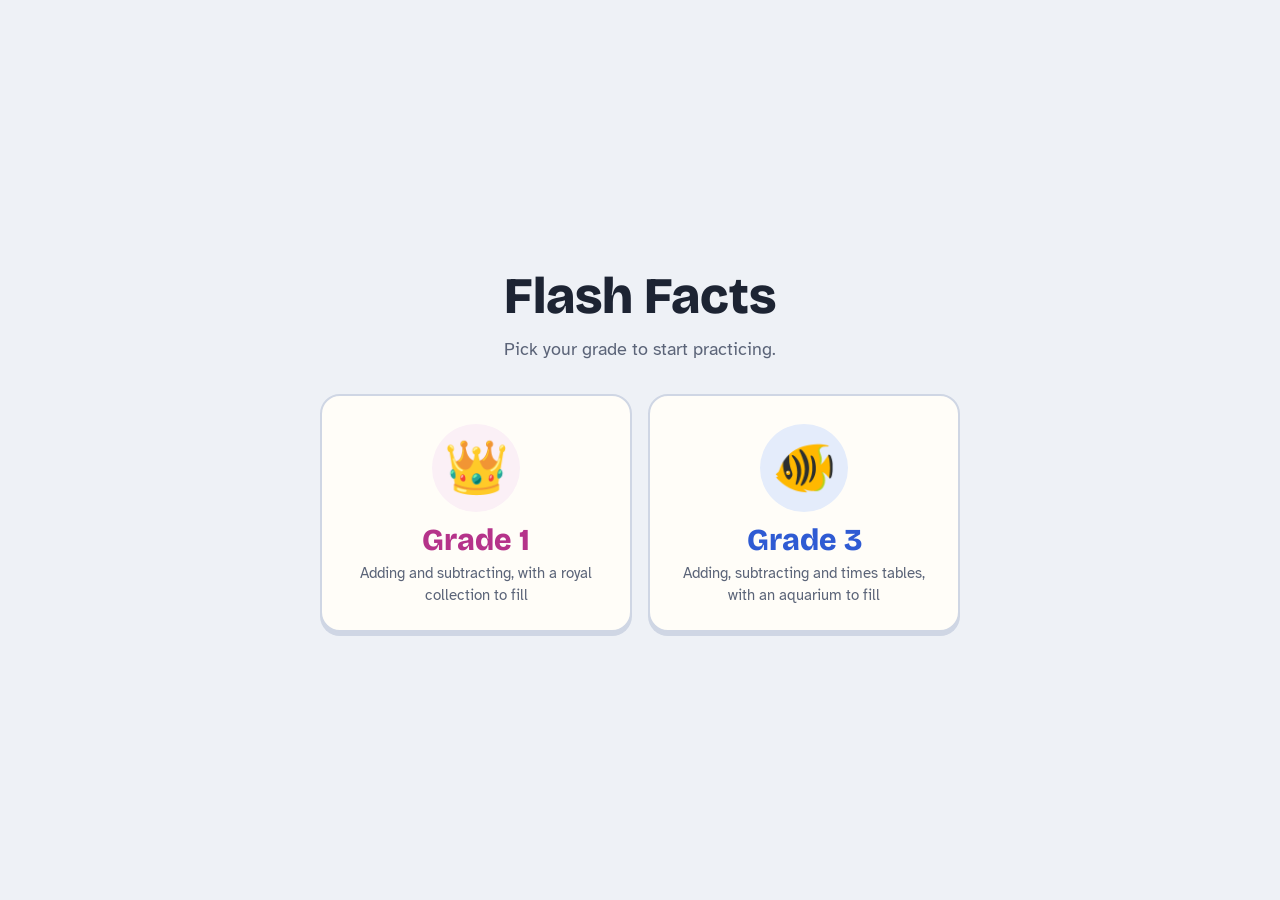
<file: index.html>
<!DOCTYPE html>
<html lang="en">
<head>
<meta charset="utf-8">
<title>Flash Facts</title>
<meta name="viewport" content="width=device-width,initial-scale=1,viewport-fit=cover">
<meta name="description" content="Flash-card practice for arithmetic facts. Pick a grade to play.">
<link rel="icon" href="data:image/svg+xml,%3Csvg xmlns='http://www.w3.org/2000/svg' viewBox='0 0 100 100'%3E%3Ctext y='.9em' font-size='90'%3E%E2%9A%A1%3C/text%3E%3C/svg%3E">
<link rel="preconnect" href="https://fonts.googleapis.com">
<link rel="stylesheet" href="https://fonts.googleapis.com/css2?family=Atkinson+Hyperlegible:wght@400;700&family=Bricolage+Grotesque:opsz,wght@12..96,600;12..96,800&display=swap">
<style>
/* Landing page for the built variants. Hand-written; build.sh doesn't touch it. */
:root {
  --bg: #eef1f6; --ink: #1d2433; --muted: #5b6478; --card: #fffdf8; --edge: #cfd6e4;
  --g1: #b5338a; --g1-soft: #fbf0f6; --g3: #2f5bd3; --g3-soft: #e4ecfb;
  color-scheme: light dark;
}
@media (prefers-color-scheme: dark) { :root:not([data-theme="light"]) {
  --bg: #141821; --ink: #e8ecf4; --muted: #a3acbf; --card: #1e2430; --edge: #333c4d;
  --g1: #f28ccf; --g1-soft: #2a1f2e; --g3: #8fb0ff; --g3-soft: #1c2740; } }
:root[data-theme="dark"] {
  --bg: #141821; --ink: #e8ecf4; --muted: #a3acbf; --card: #1e2430; --edge: #333c4d;
  --g1: #f28ccf; --g1-soft: #2a1f2e; --g3: #8fb0ff; --g3-soft: #1c2740; }

* { box-sizing: border-box; }
body {
  margin: 0; min-height: 100vh; min-height: 100dvh; display: grid; place-items: center;
  padding: max(24px, env(safe-area-inset-top)) 16px max(24px, env(safe-area-inset-bottom));
  background: var(--bg); color: var(--ink); font: 18px/1.4 "Atkinson Hyperlegible", system-ui, sans-serif;
}
main { width: 100%; max-width: 640px; text-align: center; }
h1 { font: 800 clamp(2.2rem, 8vw, 3.2rem)/1.1 "Bricolage Grotesque", system-ui, sans-serif; margin: 0 0 .25em; }
p.lede { color: var(--muted); margin: 0 0 1.75em; }
.grades { display: grid; grid-template-columns: repeat(auto-fit, minmax(220px, 1fr)); gap: 16px; }
.grade {
  display: block; padding: 28px 20px 24px; border-radius: 20px; text-decoration: none; color: var(--ink);
  background: var(--card); border: 2px solid var(--edge); box-shadow: 0 4px 0 var(--edge);
  transition: transform .12s, box-shadow .12s, border-color .12s;
}
.grade:hover, .grade:focus-visible { transform: translateY(-3px); box-shadow: 0 7px 0 var(--c); border-color: var(--c); outline: none; }
.grade:active { transform: translateY(2px); box-shadow: 0 2px 0 var(--c); }
.grade.g1 { --c: var(--g1); --soft: var(--g1-soft); }
.grade.g3 { --c: var(--g3); --soft: var(--g3-soft); }
.icon { display: grid; place-items: center; width: 88px; height: 88px; margin: 0 auto 12px; border-radius: 50%; background: var(--soft); font-size: 52px; line-height: 1; }
.name { display: block; font: 800 1.9rem/1.1 "Bricolage Grotesque", system-ui, sans-serif; color: var(--c); }
.what { display: block; margin-top: 6px; color: var(--muted); font-size: .95rem; }
@media (prefers-reduced-motion: reduce) { .grade { transition: none; } .grade:hover, .grade:focus-visible, .grade:active { transform: none; } }
</style>
</head>
<body>
<main>
  <h1>Flash Facts</h1>
  <p class="lede">Pick your grade to start practicing.</p>
  <nav class="grades">
    <a class="grade g1" href="grade1/">
      <span class="icon" aria-hidden="true">👑</span>
      <span class="name">Grade 1</span>
      <span class="what">Adding and subtracting, with a royal collection to fill</span>
    </a>
    <a class="grade g3" href="grade3/">
      <span class="icon" aria-hidden="true">🐠</span>
      <span class="name">Grade 3</span>
      <span class="what">Adding, subtracting and times tables, with an aquarium to fill</span>
    </a>
  </nav>
</main>
</body>
</html>
</file>
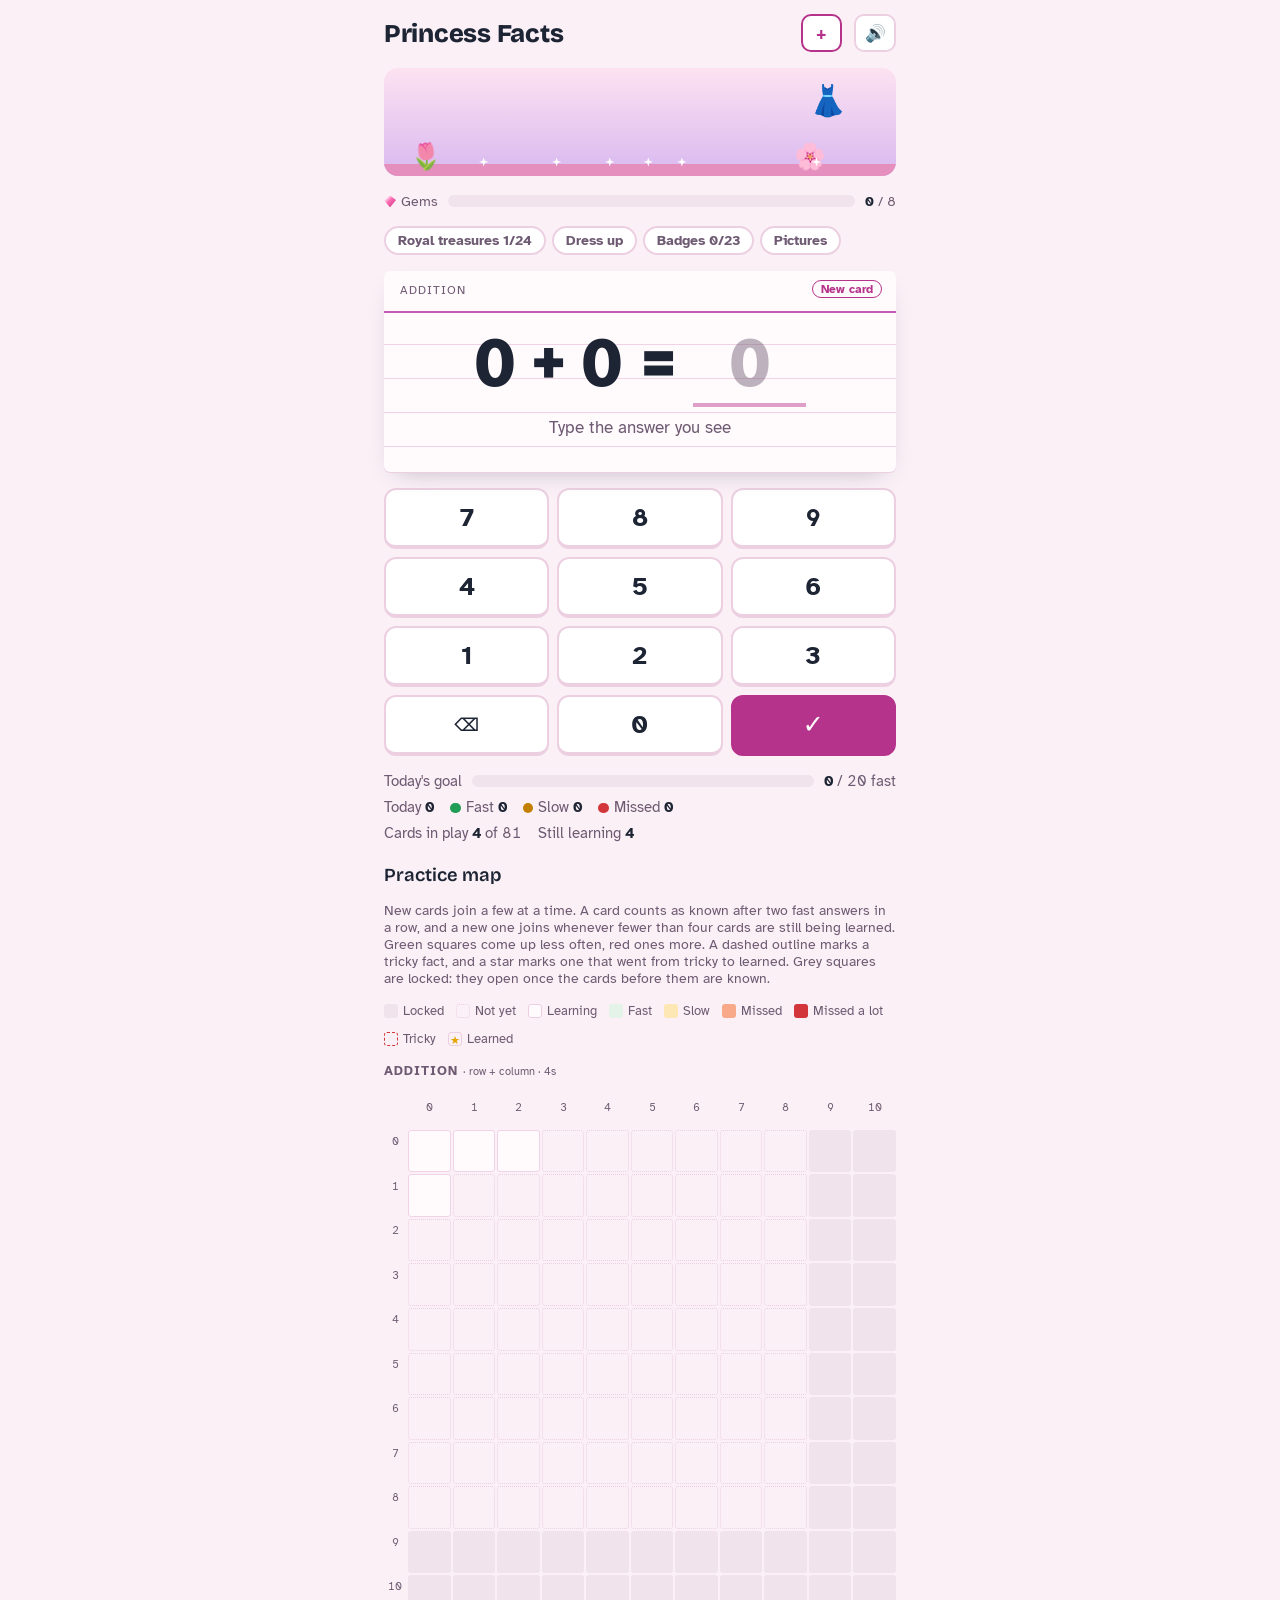
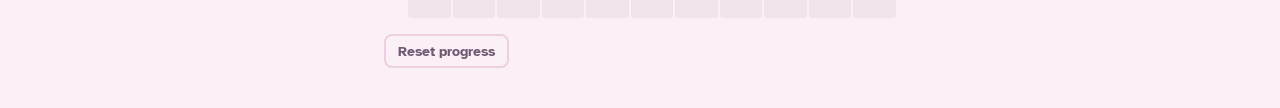
<file: flash1/index.html>
<!DOCTYPE html>
<html lang="en">
<head>
<meta charset="utf-8">
<title>Princess Facts</title>
<meta name="viewport" content="width=device-width,initial-scale=1,viewport-fit=cover">
<meta name="description" content="Flash-card practice for addition and multiplication facts, with a royal collection of dresses, tiaras and more to fill.">
<link rel="icon" href="favicon.svg">
<link rel="preconnect" href="https://fonts.googleapis.com">
<link rel="stylesheet" href="https://fonts.googleapis.com/css2?family=Atkinson+Hyperlegible:wght@400;700&family=Bricolage+Grotesque:opsz,wght@12..96,600;12..96,800&display=swap">
<style>:root{color-scheme:light;box-sizing:border-box;padding-top:env(safe-area-inset-top,0px);padding-bottom:env(safe-area-inset-bottom,0px)}html{scroll-padding-top:env(safe-area-inset-top,0px)}body{margin:0;padding:0;font:14px -apple-system,BlinkMacSystemFont,sans-serif;background:#fff;color:#000}img{max-width:100%}[hidden]:not([hidden=until-found i]){display:none!important}</style>
<style>
/* Layout: one column; collection tank and currency meter, star shelf, index card, keypad, today's numbers, practice map. */
:root {
  --bg: #eef1f6;
  --ink: #1d2433;
  --muted: #5b6478;
  --card: #fffdf8;
  --rule: #d9534f;
  --line: #c9d7ec;
  --accent: #2f5bd3;
  --key: #ffffff;
  --key-edge: #cfd6e4;
  --good: #1f9d55;
  --slow: #c27f00;
  --bad: #d2363a;
  --gold: #e3a400;
  --gold-soft: #fff3cc;
  --heat0: #e3f3e8;
  --heat1: #fde8b5;
  --heat2: #f7a98a;
  --heat3: #d2363a;
  --off: #e2e6ee;
  --water-top: #8fd3f0;
  --water-bot: #2f86c4;
  --sand: #f1d9a4;
  --pearl: #c9b8ff;
  --r0: #2f5bd3;
  --r1: #8a3ffc;
  --r2: #d48a00;
  --r3: #e0457b;
  --scrim: rgba(20, 26, 40, .45);
  --display: "Bricolage Grotesque", "Avenir Next", system-ui, sans-serif;
  --body: "Atkinson Hyperlegible", "Segoe UI", system-ui, sans-serif;
}
@media (prefers-color-scheme: dark) { :root:not([data-theme="light"]) {
  --bg: #141821; --ink: #e8ecf4; --muted: #9aa3b6; --card: #1f2533; --rule: #e0645f;
  --line: #2d3850; --accent: #7d9ef5; --key: #262d3d; --key-edge: #39425a;
  --good: #3ec27a; --slow: #f0b232; --bad: #f2615f; --gold: #ffc93c; --gold-soft: #3a3016;
  --heat0: #1f3a2c; --heat1: #4a3d17; --heat2: #6b3424; --heat3: #b3282c; --off: #222837;
  --water-top: #1d5f86; --water-bot: #0b2a46; --sand: #6b5a3a; --pearl: #a996ff;
  --r0: #7d9ef5; --r1: #b98bff; --r2: #ffc93c; --r3: #ff7aa8;
  --scrim: rgba(0, 0, 0, .55);
  color-scheme: dark; } }
:root[data-theme="dark"] {
  --bg: #141821; --ink: #e8ecf4; --muted: #9aa3b6; --card: #1f2533; --rule: #e0645f;
  --line: #2d3850; --accent: #7d9ef5; --key: #262d3d; --key-edge: #39425a;
  --good: #3ec27a; --slow: #f0b232; --bad: #f2615f; --gold: #ffc93c; --gold-soft: #3a3016;
  --heat0: #1f3a2c; --heat1: #4a3d17; --heat2: #6b3424; --heat3: #b3282c; --off: #222837;
  --water-top: #1d5f86; --water-bot: #0b2a46; --sand: #6b5a3a; --pearl: #a996ff;
  --r0: #7d9ef5; --r1: #b98bff; --r2: #ffc93c; --r3: #ff7aa8;
  --scrim: rgba(0, 0, 0, .55);
  color-scheme: dark; }

* { box-sizing: border-box; }
body { background: var(--bg); color: var(--ink); font-family: var(--body); font-size: 16px; }
.wrap { max-width: 34rem; margin: 0 auto; padding-inline: 16px; padding-block: 14px 40px; display: grid; gap: 16px; }

header { display: flex; align-items: center; justify-content: space-between; gap: 12px; flex-wrap: wrap; }
h1 { font-family: var(--display); font-weight: 800; font-size: 1.6rem; margin: 0; letter-spacing: -0.01em; }
.hdr-right { display: flex; gap: 6px; align-items: center; }
.op-toggle, .mute { font: 700 1.05rem var(--body); width: 2.6rem; height: 2.4rem; border-radius: 10px;
  border: 2px solid var(--key-edge); background: var(--key); color: var(--muted); cursor: pointer; }
.op-toggle[aria-pressed="true"] { border-color: var(--accent); color: var(--accent); }
.mute { margin-left: 6px; -webkit-touch-callout: none; user-select: none; -webkit-user-select: none; touch-action: manipulation; }
.flash-btn { width: 2rem; border-color: transparent; background: none; opacity: .55; padding: 0; display: grid; place-items: center; }
.flash-btn svg { width: 1.1rem; height: 1.1rem; fill: currentColor; }
.flash-btn[aria-pressed="true"] { opacity: 1; color: var(--gold); }
.flash-btn.new { animation: chipin .6s cubic-bezier(.3,1.6,.5,1); }
button:focus-visible, summary:focus-visible { outline: 3px solid var(--accent); outline-offset: 2px; }

/* aquarium */
.tank { position: relative; height: 108px; border-radius: 14px; overflow: hidden;
  background: linear-gradient(var(--water-top), var(--water-bot)); }
.tank::after { content: ""; position: absolute; left: 0; right: 0; bottom: 0; height: 14px; background: var(--sand); border-radius: 50% 50% 0 0 / 8px 8px 0 0; }
.weed { position: absolute; bottom: 4px; font-size: 1.6rem; z-index: 1; transform-origin: bottom center; animation: sway 4s ease-in-out infinite alternate; }
@keyframes sway { from { transform: rotate(-6deg); } to { transform: rotate(6deg); } }
.swim { position: absolute; z-index: 2; line-height: 1; animation: swim linear infinite; }
.swim.floor { top: auto !important; bottom: 5px; animation-name: crawl; }
@keyframes swim {
  0% { left: 2%; transform: scaleX(-1); } 48% { left: calc(96% - 2rem); transform: scaleX(-1); }
  50% { left: calc(96% - 2rem); transform: scaleX(1); } 98% { left: 2%; transform: scaleX(1); } 100% { left: 2%; transform: scaleX(-1); }
}
@keyframes crawl {
  0% { left: 8%; transform: scaleX(1); } 48% { left: calc(90% - 2rem); transform: scaleX(1); }
  50% { left: calc(90% - 2rem); transform: scaleX(-1); } 98% { left: 8%; transform: scaleX(-1); } 100% { left: 8%; transform: scaleX(1); }
}
.bob { display: inline-block; cursor: pointer; animation: bob 2.4s ease-in-out infinite alternate; }
.bob.hop { animation: hop .6s ease-out; }
@keyframes bob { from { transform: translateY(-3px); } to { transform: translateY(3px); } }
@keyframes hop { 0% { transform: translateY(0) scale(1); } 40% { transform: translateY(-18px) scale(1.25); } 100% { transform: translateY(0) scale(1); } }
.bubble { position: absolute; bottom: 10px; width: 6px; height: 6px; border-radius: 50%; border: 1.5px solid rgba(255,255,255,.7); z-index: 1; animation: rise linear infinite; }
@keyframes rise { from { transform: translateY(0); opacity: .9; } to { transform: translateY(-110px); opacity: 0; } }

.meter-row { display: grid; grid-template-columns: auto 1fr auto; gap: 10px; align-items: center; font-size: .9rem; color: var(--muted); font-variant-numeric: tabular-nums; }
.meter-row b { color: var(--ink); }
.meter { height: 12px; border-radius: 6px; background: var(--off); overflow: hidden; }
.meter > i { display: block; height: 100%; width: 0; border-radius: 6px; background: linear-gradient(90deg, var(--pearl), var(--accent)); transition: width .5s cubic-bezier(.3,1.4,.5,1); }
.meter.pulse > i { animation: meterpulse .5s; }
@keyframes meterpulse { 50% { filter: brightness(1.4); } }
.pearl-icon { display: inline-block; width: 12px; height: 12px; border-radius: 50%; vertical-align: -1px; margin-right: 5px;
  background: radial-gradient(circle at 35% 35%, #fff, var(--pearl) 60%, #8a7ad6); }
.pearl-fly { position: fixed; z-index: 21; width: 16px; height: 16px; border-radius: 50%; pointer-events: none;
  background: radial-gradient(circle at 35% 35%, #fff, var(--pearl) 60%, #8a7ad6); box-shadow: 0 0 10px var(--pearl);
  transition: transform .7s cubic-bezier(.5,-0.4,.5,1), opacity .7s; }

.dex-grid { display: grid; grid-template-columns: repeat(auto-fill, minmax(4.6rem, 1fr)); gap: 6px; margin-top: 8px; }
.dex-item { border: 2px solid var(--key-edge); border-radius: 10px; padding: 6px 4px; text-align: center; font-size: .7rem; color: var(--muted); background: var(--card); }
.dex-item .e { font-size: 1.6rem; display: block; line-height: 1.2; }
.dex-item.unknown .e { color: var(--muted); font-family: var(--display); font-weight: 800; }

/* star shelf */
.shelf { display: flex; flex-wrap: wrap; gap: 6px; align-items: center; }
.shelf-label { font-size: .75rem; letter-spacing: .08em; text-transform: uppercase; color: var(--muted); font-weight: 700; margin-right: 4px; }
.chip { display: inline-flex; align-items: center; gap: 4px; background: var(--gold-soft); color: var(--ink);
  border-radius: 999px; padding: 3px 10px 3px 6px; font-size: .85rem; font-variant-numeric: tabular-nums; }
.chip svg { width: 16px; height: 16px; fill: var(--gold); }
.chip.new { animation: chipin .6s cubic-bezier(.3,1.6,.5,1); }
@keyframes chipin { from { transform: scale(0); } to { transform: scale(1); } }

/* index card */
.card { position: relative; background: var(--card); border-radius: 6px; padding: 54px 20px 30px;
  box-shadow: 0 1px 0 var(--key-edge), 0 10px 24px -14px rgba(20,30,60,.35);
  background-image:
    linear-gradient(var(--rule), var(--rule)),
    repeating-linear-gradient(to bottom, transparent 0 33px, var(--line) 33px 34px);
  background-size: 100% 2px, 100% 100%;
  background-position: 0 40px, 0 40px;
  background-repeat: no-repeat, no-repeat;
  text-align: center; overflow: hidden; }
.card.golden { box-shadow: 0 0 0 3px var(--gold), 0 10px 30px -10px var(--gold); }
.card.golden::before { content: ""; position: absolute; inset: 0; pointer-events: none;
  background: linear-gradient(105deg, transparent 35%, rgba(255, 215, 90, .35) 50%, transparent 65%);
  background-size: 250% 100%; animation: shimmer 2.2s linear infinite; }
@keyframes shimmer { from { background-position: 120% 0; } to { background-position: -120% 0; } }
.card.shake { animation: shake .3s; }
.card.glow { animation: glow .9s; }
@keyframes shake { 25% { transform: translateX(-6px); } 75% { transform: translateX(6px); } }
@keyframes glow { 0% { box-shadow: 0 0 0 0 var(--gold); } 40% { box-shadow: 0 0 0 6px var(--gold); } 100% { box-shadow: 0 0 0 0 transparent; } }
.tag { position: absolute; top: 12px; left: 16px; font-size: .75rem; letter-spacing: .08em; text-transform: uppercase; color: var(--muted); }
.badge { position: absolute; top: 9px; right: 14px; font-size: .75rem; font-weight: 700; border-radius: 999px; padding: 1px 8px; }
.badge.tricky { color: var(--bad); border: 1.5px dashed var(--bad); }
.badge.fresh { color: var(--accent); border: 1.5px solid var(--accent); }
.badge.gold { color: var(--ink); background: var(--gold); }
.combo { position: absolute; right: 14px; bottom: 8px; font-family: var(--display); font-weight: 800; font-size: 1.1rem; color: var(--r3); font-variant-numeric: tabular-nums; }
.combo.bump { animation: bump .35s cubic-bezier(.3,1.8,.5,1); }
@keyframes bump { from { transform: scale(1.7); } to { transform: scale(1); } }
.problem { font-family: var(--display); font-weight: 800; font-size: clamp(2.8rem, 13vw, 4.4rem);
  line-height: 1.1; font-variant-numeric: tabular-nums; display: flex; justify-content: center; align-items: baseline; gap: .25em; flex-wrap: wrap;
  transition: opacity .2s; position: relative; }
.card.cheering .problem { opacity: .18; }
/* integral mode (hidden testing shortcut) */
.card.integral .problem { font-size: clamp(1.7rem, 8vw, 2.6rem); }
.int { display: inline-flex; align-items: center; gap: .05em; }
.int-sign { font-size: 1.7em; font-weight: 400; line-height: 1; }
.int-lim { display: inline-flex; flex-direction: column; justify-content: space-between; align-self: stretch; font-size: .5em; line-height: 1; padding-block: .1em; }
.answer { min-width: 1.6em; border-bottom: 4px solid var(--accent); color: var(--accent); }
.answer.empty { color: transparent; }
.answer.ghost { color: var(--muted); opacity: .45; }
.feedback { min-height: 1.6rem; margin-top: 10px; font-weight: 700; font-size: 1.05rem; position: relative; }
.feedback.good { color: var(--good); } .feedback.slow { color: var(--slow); } .feedback.bad { color: var(--bad); }
.feedback.hint { color: var(--muted); font-weight: 400; }
.cheer { position: absolute; inset: 0; display: grid; place-items: center; pointer-events: none;
  font-family: var(--display); font-weight: 800; font-size: clamp(2rem, 10vw, 3.2rem); letter-spacing: -0.01em;
  text-wrap: balance; padding-inline: 12px; }
.cheer.pop { animation: pop 1.2s cubic-bezier(.2,1.5,.4,1) forwards; }
.cheer.soft { font-size: clamp(1.6rem, 8vw, 2.4rem); }
@keyframes pop {
  0% { transform: scale(.2) rotate(-8deg); opacity: 0; } 25% { transform: scale(1.15) rotate(3deg); opacity: 1; }
  40% { transform: scale(1) rotate(0); } 80% { opacity: 1; } 100% { transform: translateY(-14px); opacity: 0; }
}

.pad { display: grid; grid-template-columns: repeat(3, 1fr); gap: 8px; }
.key { font: 700 1.6rem var(--body); padding-block: 12px; border-radius: 12px; border: 2px solid var(--key-edge);
  border-bottom-width: 4px; background: var(--key); color: var(--ink); cursor: pointer; touch-action: manipulation; }
.key:active { transform: translateY(2px); border-bottom-width: 2px; }
.key.go { background: var(--accent); border-color: var(--accent); color: var(--card); }
.key.small { font-size: 1.1rem; }

.stats { display: grid; gap: 8px; font-variant-numeric: tabular-nums; color: var(--muted); font-size: .95rem; }
.stats .row { display: flex; gap: 16px; flex-wrap: wrap; align-items: center; }
.stats b { color: var(--ink); }
.goal { display: grid; grid-template-columns: auto 1fr auto; gap: 10px; align-items: center; }
.goal .meter > i { background: linear-gradient(90deg, var(--good), var(--gold)); }
.dot { display: inline-block; width: .7em; height: .7em; border-radius: 50%; margin-right: 5px; vertical-align: -.05em; }

h2 { font-family: var(--display); font-weight: 600; font-size: 1.15rem; margin: 6px 0 0; }
.maps { display: grid; gap: 18px; }
.map h3 { margin: 0 0 6px; font-size: .8rem; letter-spacing: .08em; text-transform: uppercase; color: var(--muted); font-weight: 700; }
.map h3 small { text-transform: none; letter-spacing: 0; font-weight: 400; }
.grid { display: grid; gap: 2px; font-size: .7rem; font-variant-numeric: tabular-nums; }
.grid span { aspect-ratio: 1; display: grid; place-items: center; border-radius: 3px; max-width: 100%; }
.grid .hd { color: var(--muted); }
.grid .cell { border: 1px solid var(--line); color: var(--gold); font-size: .8rem; line-height: 1; }
.grid .cell.hard { border: 1.5px dashed var(--bad); }
.grid .cell.later { background: transparent; border: 1px dotted var(--key-edge); }
.legend { display: flex; gap: 12px; flex-wrap: wrap; font-size: .8rem; color: var(--muted); align-items: center; }
.legend span { display: inline-flex; align-items: center; gap: 5px; }
.legend i { width: 14px; height: 14px; border-radius: 3px; display: inline-block; font-style: normal; font-size: .7rem; line-height: 14px; text-align: center; }
.note { color: var(--muted); font-size: .85rem; margin: 0; max-width: 65ch; }

.foot { display: flex; gap: 10px; align-items: center; flex-wrap: wrap; }
.text-btn { font: 700 .9rem var(--body); background: none; border: 2px solid var(--key-edge); color: var(--muted);
  border-radius: 8px; padding: 6px 12px; cursor: pointer; }
.text-btn.danger { border-color: var(--bad); color: var(--bad); }

/* effects and big moments */
#fx { position: fixed; inset: 0; width: 100%; height: 100%; pointer-events: none; z-index: 20; }
.big { position: fixed; inset: 0; z-index: 15; display: grid; place-items: center; background: var(--scrim); padding-inline: 16px; cursor: pointer; }
.big-card { background: var(--card); border-radius: 18px; padding: 28px 24px; text-align: center; max-width: 22rem; width: 100%;
  box-shadow: 0 20px 50px -20px rgba(0,0,0,.5); animation: bigin .7s cubic-bezier(.2,1.6,.4,1); }
.big-icon { font-size: 5rem; line-height: 1.1; display: inline-block; }
.big-icon svg { width: 76px; height: 76px; fill: var(--gold); }
.big-icon.spin { animation: spin 1.4s ease-out; }
.big-icon.idle { animation: idle 1.2s ease-in-out infinite; }
.big-icon.wobble { animation: wobble .8s ease-in-out; }
.big-icon.reveal { animation: reveal .8s cubic-bezier(.2,1.8,.4,1); }
@keyframes idle { 50% { transform: scale(1.08) rotate(-4deg); } }
@keyframes wobble { 0%,100% { transform: rotate(0); } 15% { transform: rotate(-16deg) scale(1.1); } 30% { transform: rotate(14deg) scale(1.15); } 45% { transform: rotate(-12deg) scale(1.2); } 60% { transform: rotate(10deg) scale(1.25); } 80% { transform: scale(1.4); } }
@keyframes reveal { from { transform: scale(0) rotate(-30deg); } to { transform: scale(1) rotate(0); } }
.big-title { font-family: var(--display); font-weight: 800; font-size: 2rem; margin: 8px 0 4px; text-wrap: balance; line-height: 1.1; }
.big-fact { font-family: var(--display); font-weight: 600; font-size: 1.4rem; color: var(--accent); font-variant-numeric: tabular-nums; }
.big-sub { color: var(--muted); margin-top: 8px; font-size: .95rem; }
@keyframes bigin { from { transform: scale(.3); opacity: 0; } to { transform: scale(1); opacity: 1; } }
@keyframes spin { from { transform: rotate(-200deg) scale(.2); } to { transform: rotate(0) scale(1); } }
.flyer { position: fixed; z-index: 21; width: 40px; height: 40px; fill: var(--gold); pointer-events: none;
  transition: transform .9s cubic-bezier(.5,-0.3,.4,1); }

@media (prefers-reduced-motion: reduce) {
  .card.shake, .card.glow, .cheer.pop, .big-card, .big-icon, .chip.new, .flash-btn.new, .combo.bump, .swim, .bob, .weed, .bubble, .card.golden::before { animation: none !important; }
  .cheer.pop { opacity: 1; }
  .flyer, .pearl-fly, .bubble { display: none; }
}

/* rooms, decorations and shiny friends */
.rooms { display: flex; gap: 6px; flex-wrap: wrap; margin-bottom: -8px; }
.pill { font: 700 .85rem var(--body); border: 2px solid var(--key-edge); background: var(--key); color: var(--muted);
  border-radius: 999px; padding: 4px 12px; cursor: pointer; }
.pill[aria-pressed="true"] { border-color: var(--accent); color: var(--accent); }
.pill:disabled { opacity: .45; cursor: default; }
.drawn { width: 1.3em; height: 1.3em; vertical-align: -0.25em; }
.big-icon svg.drawn, .big-icon svg.outfit { width: 104px; height: 104px; }
.tank.decorating { cursor: crosshair; outline: 3px dashed var(--accent); outline-offset: 2px; }
.deco { position: absolute; bottom: 3px; z-index: 1; font-size: 1.8rem; line-height: 1; transform: translateX(-50%); }
.decorating .deco { cursor: pointer; }
.shiny { filter: hue-rotate(160deg) saturate(1.4) drop-shadow(0 0 3px #ffd95e) drop-shadow(0 0 5px #fff3b0); }
button.dex-item:disabled { opacity: .55; cursor: default; }

/* drawers under the tank: collection, shop, decorate, dress up, badges, pictures, and a tapped friend */
.drawers { display: flex; gap: 6px; flex-wrap: wrap; }
.drawer { background: var(--card); border: 2px solid var(--line); border-radius: 12px; padding: 12px; display: grid; gap: 10px; }
.drawer h4 { margin: 0; font-size: .8rem; letter-spacing: .08em; text-transform: uppercase; color: var(--muted); }
.drawer .note b { color: var(--ink); }
.dex-item { position: relative; }
.dex-item.shiny-item { border-color: var(--gold) !important; background: var(--gold-soft); }
.dex-item .n { position: absolute; top: 2px; right: 5px; font-weight: 700; color: var(--ink); }
.dex-item.locked { opacity: .5; }
button.dex-item { font: inherit; font-size: .7rem; cursor: pointer; }
button.dex-item[aria-pressed="true"] { border-color: var(--accent) !important; box-shadow: 0 0 0 2px var(--accent); }
.dex-item .price { display: block; font-weight: 700; color: var(--ink); margin-top: 2px; }
.pet { display: grid; grid-template-columns: auto 1fr; gap: 6px 14px; align-items: center; }
.pet-e { font-size: 3rem; line-height: 1; grid-row: span 2; }
.pet-row { display: flex; gap: 8px; flex-wrap: wrap; align-items: center; }
.pet input { font: 1rem var(--body); padding: 5px 8px; border-radius: 8px; border: 2px solid var(--key-edge); background: var(--key); color: var(--ink); width: 9rem; }
.doll-wrap { display: grid; grid-template-columns: 10rem 1fr; gap: 12px; align-items: start; }
@media (max-width: 30rem) { .doll-wrap { grid-template-columns: 1fr; justify-items: center; } }
.doll { position: relative; width: 10rem; height: 13rem; border-radius: 12px; background: linear-gradient(var(--water-top), var(--water-bot)); overflow: hidden; }
.doll > span { position: absolute; left: 50%; transform: translateX(-50%); line-height: 1; }
.doll .d-back { top: 3.2rem; font-size: 5.6rem; z-index: 0; }
.doll .d-dress { top: 4.2rem; font-size: 5.2rem; z-index: 1; }
.doll .d-head { top: .9rem; width: 4.4rem; z-index: 2; }
.doll .d-head svg { width: 100%; height: auto; display: block; }
.doll .d-hat { top: .2rem; font-size: 2.1rem; z-index: 3; }
.doll .d-hand { top: 6.6rem; left: 80%; font-size: 2rem; z-index: 3; }
.doll .d-feet { bottom: .3rem; font-size: 1.7rem; z-index: 2; }
.slots { display: grid; gap: 8px; }
.slot-row { display: flex; gap: 4px; flex-wrap: wrap; align-items: center; }
.slot-row > span { font-size: .75rem; color: var(--muted); width: 2.8rem; }
.slot-btn { font-size: 1.4rem; line-height: 1; width: 2.6rem; height: 2.6rem; border-radius: 10px; border: 2px solid var(--key-edge); background: var(--key); color: var(--muted); cursor: pointer; padding: 0; }
.slot-btn[aria-pressed="true"] { border-color: var(--accent); box-shadow: 0 0 0 2px var(--accent); }
.badges { display: grid; grid-template-columns: repeat(auto-fill, minmax(6.5rem, 1fr)); gap: 6px; }
.bdg { border: 2px solid var(--gold); background: var(--gold-soft); border-radius: 10px; padding: 6px; text-align: center; font-size: .72rem; color: var(--muted); }
.bdg .e { display: block; font-size: 1.5rem; line-height: 1.3; color: var(--ink); font-family: var(--display); font-weight: 800; }
.bdg b { display: block; color: var(--ink); font-size: .8rem; }
.bdg.locked { border: 2px dashed var(--key-edge); background: none; }
.bdg.locked .e { filter: grayscale(1); opacity: .35; }
.mosaics { display: grid; grid-template-columns: repeat(auto-fill, minmax(8.5rem, 1fr)); gap: 12px; }
.mosaic { display: grid; gap: 1px; }
.mosaic i { aspect-ratio: 1; border-radius: 2px; background: var(--off); }
.mosaic i.none { background: none; }
.mosaic-cap { font-size: .75rem; color: var(--muted); margin-top: 4px; }

/* play modes */
.modes { display: flex; gap: 6px; flex-wrap: wrap; }
.modebar { position: relative; height: 2.6rem; border-radius: 12px; overflow: hidden; background: linear-gradient(90deg, var(--water-top), var(--water-bot)); }
.modebar .mover, .modebar .goal { position: absolute; top: 50%; font-size: 1.7rem; line-height: 1; transform: translate(0, -50%); transition: left .6s cubic-bezier(.3,1.4,.5,1); }
.modebar .goal { right: 6px; }
.modebar .clock { position: absolute; inset: 0; display: flex; align-items: center; justify-content: space-between; padding-inline: 12px;
  font: 800 1.2rem var(--display); color: #fff; text-shadow: 0 1px 2px rgba(0,0,0,.4); font-variant-numeric: tabular-nums; }
.modebar .left { position: absolute; left: 0; top: 0; bottom: 0; background: rgba(255, 255, 255, .28); }
.card.rainbow { box-shadow: 0 0 0 3px #ff5d8f, 0 0 0 6px #ffc93c, 0 0 0 9px #29c27f, 0 0 0 12px #4d7cfe, 0 12px 30px -10px #a66cff; }
.badge.rainbow { color: #fff; background: linear-gradient(90deg, #ff5d8f, #ffb02e, #29c27f, #4d7cfe, #a66cff); }
.grid .cell.locked { background: var(--off); border: 1px solid transparent; }
@media (prefers-reduced-motion: reduce) { .modebar .mover { transition: none; } }

/* ---------- theme ---------- */
/* Princess theme: pink and lavender palette, a castle room for the tank, gems instead of pearls. */
:root {
  --bg: #fbf0f6; --muted: #6e5a72; --card: #fffafc; --rule: #c45ab3; --line: #f0d3e6;
  --accent: #b5338a; --key-edge: #ecd0e2; --off: #f1e3ec; --gold-soft: #fff0d6;
  --water-top: #fde2f1; --water-bot: #d8b8f0; --sand: #e58fbf; --pearl: #ff6fb5;
}
@media (prefers-color-scheme: dark) { :root:not([data-theme="light"]) {
  --bg: #1b1420; --muted: #b9a5bd; --card: #271d2c; --rule: #e07acb; --line: #43304a;
  --accent: #f28ccf; --key: #2c2131; --key-edge: #4a3651; --off: #2a2030; --gold-soft: #3a3016;
  --water-top: #4a2c5e; --water-bot: #24153a; --sand: #7a3a64; --pearl: #ff8cc6; } }
:root[data-theme="dark"] {
  --bg: #1b1420; --muted: #b9a5bd; --card: #271d2c; --rule: #e07acb; --line: #43304a;
  --accent: #f28ccf; --key: #2c2131; --key-edge: #4a3651; --off: #2a2030; --gold-soft: #3a3016;
  --water-top: #4a2c5e; --water-bot: #24153a; --sand: #7a3a64; --pearl: #ff8cc6; }

/* the tank floor becomes a carpet, bubbles become drifting sparkles */
.tank::after { height: 12px; border-radius: 0; }
.bubble { border: 0; background: #fff; box-shadow: 0 0 6px 2px rgba(255, 255, 255, .8);
  clip-path: polygon(50% 0, 62% 38%, 100% 50%, 62% 62%, 50% 100%, 38% 62%, 0 50%, 38% 38%); width: 9px; height: 9px; }
/* gems: a faceted diamond shape */
.pearl-icon, .pearl-fly { border-radius: 0; clip-path: polygon(50% 0, 100% 38%, 50% 100%, 0 38%);
  background: linear-gradient(135deg, #fff 0 18%, var(--pearl) 45%, #c2307e); }
.pearl-fly { box-shadow: none; }
.tiara { width: 1.15em; height: 1.15em; vertical-align: -0.15em; }
.big-icon svg.tiara { width: 96px; height: 96px; }
/* drawn dress-up clothes: sized like an emoji, a little taller than the tiara */
.outfit { width: 1.3em; height: 1.3em; vertical-align: -0.25em; }
.big-icon svg.outfit { width: 112px; height: 112px; transform-origin: 50% 20%; animation: swish 1.6s ease-in-out .8s infinite alternate; }
@keyframes swish { from { transform: rotate(-5deg); } to { transform: rotate(5deg); } }
@media (prefers-reduced-motion: reduce) { .big-icon svg.outfit { animation: none; } }
</style>
</head>
<body>

<canvas id="fx" aria-hidden="true"></canvas>

<div class="wrap">
  <header>
    <h1>Princess Facts</h1>
    <div class="hdr-right">
      <div class="ops" id="ops" role="group" aria-label="Which facts to practice" style="display:flex;gap:6px"></div>
      <button class="mute flash-btn" id="flash" aria-pressed="false" aria-label="Flash mode" title="Flash mode: answers are checked as soon as you type them" hidden></button>
      <button class="mute" id="mute" aria-label="Sound on" title="Sound">🔊</button>
    </div>
  </header>

  <div class="rooms" id="rooms" role="group" aria-label="Rooms" hidden></div>
  <div class="tank" id="tank"></div>
  <div class="meter-row">
    <span><span class="pearl-icon"></span><span id="pearl-name"></span></span>
    <div class="meter" id="pearl-meter"><i id="pearl-fill"></i></div>
    <span id="pearl-count"><b>0</b> / 10</span>
  </div>
  <div class="drawers" id="drawers"></div>
  <div class="drawer" id="drawer" hidden></div>

  <div class="shelf" id="shelf" hidden></div>

  <div class="modes" id="modes" hidden></div>
  <div class="modebar" id="modebar" hidden></div>

  <section class="card" id="card" aria-live="polite">
    <span class="tag" id="tag">Addition</span>
    <span class="badge" id="badge" hidden></span>
    <div class="problem"><span id="q">7 + 5</span><span id="eq">=</span><span class="answer empty" id="ans">?</span><span id="q2" hidden></span></div>
    <div class="feedback" id="fb"></div>
    <span class="combo" id="combo"></span>
    <div class="cheer" id="cheer"></div>
  </section>

  <div class="pad" id="pad">
    <button class="key" id="k7">7</button><button class="key" id="k8">8</button><button class="key" id="k9">9</button>
    <button class="key" id="k4">4</button><button class="key" id="k5">5</button><button class="key" id="k6">6</button>
    <button class="key" id="k1">1</button><button class="key" id="k2">2</button><button class="key" id="k3">3</button>
    <button class="key small" id="kdel" aria-label="Erase">⌫</button><button class="key" id="k0">0</button><button class="key go" id="kgo" aria-label="Check">✓</button>
  </div>

  <div class="stats" id="stats"></div>

  <h2>Practice map</h2>
  <p class="note">New cards join a few at a time. A card counts as known after two fast answers in a row, and a new one joins whenever fewer than four cards are still being learned. Green squares come up less often, red ones more. A dashed outline marks a tricky fact, and a star marks one that went from tricky to learned. Grey squares are locked: they open once the cards before them are known.</p>
  <div class="legend">
    <span><i style="background:var(--off)"></i>Locked</span>
    <span><i style="border:1px dotted var(--key-edge)"></i>Not yet</span>
    <span><i style="background:var(--card);border:1px solid var(--key-edge)"></i>Learning</span>
    <span><i style="background:var(--heat0)"></i>Fast</span>
    <span><i style="background:var(--heat1)"></i>Slow</span>
    <span><i style="background:var(--heat2)"></i>Missed</span>
    <span><i style="background:var(--heat3)"></i>Missed a lot</span>
    <span><i style="border:1.5px dashed var(--bad)"></i>Tricky</span>
    <span><i style="color:var(--gold);border:1px solid var(--key-edge)">★</i>Learned</span>
  </div>
  <div class="maps" id="maps"></div>

  <div class="foot">
    <button class="text-btn" id="reset">Reset progress</button>
    <span id="confirm" hidden>
      <button class="text-btn danger" id="reset-yes">Erase all progress</button>
      <button class="text-btn" id="reset-no">Keep it</button>
    </span>
  </div>
</div>

<div class="big" id="big" hidden>
  <div class="big-card">
    <div class="big-icon" id="big-icon"></div>
    <div class="big-title" id="big-title"></div>
    <div class="big-fact" id="big-fact"></div>
    <div class="big-sub" id="big-sub"></div>
  </div>
</div>

<script>
(() => {
  const GRACE_MS = 1000;
  const IDLE_MS = 30000;  // a correct answer slower than this means the card sat unattended, so it isn't counted as slow
  const W_MIN = 0.15, W_MAX = 12;
  const FAST_MULT = 0.6, SLOW_MULT = 1.3, WRONG_MULT = 2.2;
  const HARD_MIN_WRONG = 2, HARD_RATE = 0.4;
  const KNOWN_RUN = 2, LEARN_RUN = 3;
  const LEARNING_SIZE = 4, LEARNING_SHARE = 0.75;
  const GOLDEN_CHANCE = 1 / 8, GOLDEN_PEARLS = 3;
  const DAILY_GOAL = 20;
  const INT_HOLD_MS = 2000, INT_BONUS = 50;  // hold 🔊 this long to reveal integrals; a bonus answer earns at least this many
  const FLASH_TANK = 12;  // flash mode (answers checked without ✓) is earned once the collection holds this many items
  const SHOP_TANK = 6, RUN_TANK = 18, CLOCK_TANK = 24;  // the shop, the run and beat the clock open at these collection sizes
  const RAINBOW_CHANCE = 1 / 60;  // a known card can be a rainbow card; answering it fast opens a gift right away
  const SHINY_AT = 3, DUP_PEARLS = 5;  // the third copy of a friend makes it shiny; copies after that pay back currency
  const PITY_GIFTS = 8;  // a gift after this many without a super rare or better is at least super rare
  const LEGEND_DAYS = 7;  // every this many days of goal streak brings a gift that is always legendary
  const BADGE_PEARLS = 5, RUN_STEPS = 10, RUN_REPEAT_PEARLS = 5, CLOCK_MS = 60000, CLOCK_BEST_PEARLS = 5;
  const SEASON_SHARE = 0.25;  // the share of gifts that bring an in-season visitor while any are still missing
  const STAR_PATH = '<path d="M12 1.8l3.1 6.3 7 1-5 4.9 1.2 6.9L12 17.6l-6.3 3.3 1.2-6.9-5-4.9 7-1z"/>';
  const STAR = `<svg viewBox="0 0 24 24" aria-hidden="true">${STAR_PATH}</svg>`;
  const BOLT = '<svg viewBox="0 0 24 24" aria-hidden="true"><path d="M13.5 1.5 4 13.6h6.6L9.2 22.5 20 9.6h-6.9z"/></svg>';
  const reduced = matchMedia("(prefers-reduced-motion: reduce)").matches;

  /* ---------- theme (THEME/theme.js) ---------- */
  // No tiara emoji exists, so the tiara is drawn inline. It sizes with the surrounding font like an emoji.
  const TIARA = `<svg class="tiara" viewBox="0 0 64 48" aria-hidden="true"><path d="M4 42 Q32 30 60 42 L60 46 Q32 34 4 46Z" fill="#e3a400"/><path d="M6 41 L12 22 L20 34 L32 6 L44 34 L52 22 L58 41 Q32 29 6 41Z" fill="#ffc93c" stroke="#e3a400" stroke-width="2" stroke-linejoin="round"/><circle cx="32" cy="22" r="5" fill="#ff5d8f"/><circle cx="16" cy="32" r="3" fill="#8fd3f0"/><circle cx="48" cy="32" r="3" fill="#8fd3f0"/><circle cx="32" cy="6" r="3" fill="#fff"/><circle cx="12" cy="22" r="2.5" fill="#fff"/><circle cx="52" cy="22" r="2.5" fill="#fff"/></svg>`;
  // Dress-up clothes have no emoji either, so they are drawn the same way. Flat fills only: a gradient's id
  // would repeat in every copy on the page.
  const BALL_GOWN = `<svg class="outfit" viewBox="0 0 64 64" aria-hidden="true"><path d="M24 30 C18 40 8 48 3 58 Q8 62 13 59 Q18 63 23 60 Q28 64 32 61 Q36 64 41 60 Q46 63 51 59 Q56 62 61 58 C56 48 46 40 40 30Z" fill="#ff7eb6" stroke="#c93d80" stroke-width="1.5" stroke-linejoin="round"/><path d="M29 31 C27 41 23 51 19 60 Q25 63 32 61 Q39 63 45 60 C41 51 37 41 35 31Z" fill="#ffd0e5"/><path d="M20 59 Q23 56 26 60 Q29 57 32 60 Q35 57 38 60 Q41 56 44 59" fill="none" stroke="#ffc93c" stroke-width="2" stroke-linecap="round"/><path d="M25 34 C20 44 14 50 10 56 M39 34 C44 44 50 50 54 56" fill="none" stroke="#c93d80" stroke-width="1.2" stroke-linecap="round" opacity=".6"/><ellipse cx="21.5" cy="23" rx="5" ry="3.6" fill="#ffb3d4" stroke="#c93d80" stroke-width="1.2"/><ellipse cx="42.5" cy="23" rx="5" ry="3.6" fill="#ffb3d4" stroke="#c93d80" stroke-width="1.2"/><path d="M24 18 Q28 15 32 19 Q36 15 40 18 L40 31 L24 31Z" fill="#e8458f" stroke="#b02a6c" stroke-width="1.2" stroke-linejoin="round"/><rect x="22.5" y="28" width="19" height="4" rx="2" fill="#ffc93c" stroke="#e3a400" stroke-width="1"/><circle cx="32" cy="30" r="2.6" fill="#8fd3f0" stroke="#fff" stroke-width="1"/><g fill="#fff"><circle cx="25" cy="46" r="1.3"/><circle cx="39" cy="44" r="1.3"/><circle cx="32" cy="52" r="1.3"/><circle cx="13" cy="55" r="1"/><circle cx="51" cy="55" r="1"/><circle cx="29" cy="38" r="1"/><circle cx="36" cy="37" r="1"/></g></svg>`;
  const TUTU = `<svg class="outfit" viewBox="0 0 64 64" aria-hidden="true"><path d="M27 8 L28 16 M37 8 L36 16" stroke="#7a5ae0" stroke-width="2" stroke-linecap="round"/><path d="M22 34 L8 46 Q12 50 16 47 Q19 52 24 48 Q28 53 32 49 Q36 53 40 48 Q45 52 48 47 Q52 50 56 46 L42 34Z" fill="#e3d8ff" stroke="#9b7bff" stroke-width="1.3" stroke-linejoin="round"/><path d="M23 32 L11 42 Q15 46 19 43 Q22 47 26 44 Q29 48 32 45 Q35 48 38 44 Q42 47 45 43 Q49 46 53 42 L41 32Z" fill="#b9a2ff" stroke="#7a5ae0" stroke-width="1.3" stroke-linejoin="round"/><path d="M26 14 Q32 19 38 14 L41 33 L23 33Z" fill="#9b7bff" stroke="#6a48d4" stroke-width="1.2" stroke-linejoin="round"/><path d="M32 30 L25 26 L25 35Z M32 30 L39 26 L39 35Z" fill="#ff5d8f" stroke="#d6336c" stroke-width="1" stroke-linejoin="round"/><circle cx="32" cy="30" r="2.2" fill="#ff8fb1" stroke="#d6336c" stroke-width="1"/><g fill="#fff"><circle cx="18" cy="44" r="1.1"/><circle cx="27" cy="41" r="1.1"/><circle cx="37" cy="41" r="1.1"/><circle cx="46" cy="44" r="1.1"/><circle cx="32" cy="22" r="1.1"/><circle cx="29" cy="18" r=".8"/><circle cx="35" cy="18" r=".8"/></g></svg>`;
  const STARLIGHT_GOWN = `<svg class="outfit" viewBox="0 0 64 64" aria-hidden="true"><path d="M25 28 C21 38 14 46 10 52 Q32 57 54 52 C50 46 43 38 39 28Z" fill="#9ad8ff" stroke="#3a8fd0" stroke-width="1.3" stroke-linejoin="round"/><path d="M12 50 C9 55 6 58 3 61 Q32 66 61 61 C58 58 55 55 52 50 Q32 56 12 50Z" fill="#6fc3ff" stroke="#3a8fd0" stroke-width="1.3" stroke-linejoin="round"/><path d="M19 42 Q32 47 45 42" fill="none" stroke="#e6f6ff" stroke-width="2" stroke-linecap="round"/><path d="M8 56 Q32 62 56 56" fill="none" stroke="#e6f6ff" stroke-width="2" stroke-linecap="round"/><path d="M23 18 Q27 15 32 19 Q37 15 41 18 L40 30 L24 30Z" fill="#cdeeff" stroke="#3a8fd0" stroke-width="1.2" stroke-linejoin="round"/><ellipse cx="21.5" cy="21" rx="4.5" ry="3.4" fill="#e6f6ff" fill-opacity=".9" stroke="#3a8fd0" stroke-width="1"/><ellipse cx="42.5" cy="21" rx="4.5" ry="3.4" fill="#e6f6ff" fill-opacity=".9" stroke="#3a8fd0" stroke-width="1"/><rect x="23" y="27.5" width="18" height="3.5" rx="1.75" fill="#e9eef5" stroke="#9fb3c8" stroke-width="1"/><g fill="#fff" stroke="#ffd84d" stroke-width=".6" stroke-linejoin="round"><path d="M32 33 l1.4 3 3.2.4-2.4 2.2.7 3.2-2.9-1.6-2.9 1.6.7-3.2-2.4-2.2 3.2-.4Z"/><path d="M20 50 l1 2.1 2.3.3-1.7 1.6.4 2.3-2-1.1-2 1.1.4-2.3-1.7-1.6 2.3-.3Z"/><path d="M44 50 l1 2.1 2.3.3-1.7 1.6.4 2.3-2-1.1-2 1.1.4-2.3-1.7-1.6 2.3-.3Z"/></g><g fill="#fff"><circle cx="26" cy="38" r="1"/><circle cx="38" cy="39" r="1"/><circle cx="32" cy="48" r="1.2"/><circle cx="12" cy="59" r="1"/><circle cx="52" cy="59" r="1"/><circle cx="32" cy="23" r="1.6" fill="#ffd84d"/><circle cx="18" cy="45" r="1"/><circle cx="46" cy="45" r="1"/><circle cx="24" cy="58" r="1"/><circle cx="40" cy="58" r="1"/></g></svg>`;
  const CAPE = `<svg class="outfit" viewBox="0 0 64 64" aria-hidden="true"><path d="M32 12 C22 13 17 24 12 58 Q22 62 32 59 Q42 62 52 58 C47 24 42 13 32 12Z" fill="#d12a4a" stroke="#8e1530" stroke-width="1.4" stroke-linejoin="round"/><path d="M32 16 C28 26 27 44 26 59 Q32 61 38 59 C37 44 36 26 32 16Z" fill="#ffc93c" stroke="#e3a400" stroke-width="1"/><path d="M13 56 Q22 61 32 58 Q42 61 51 56" fill="none" stroke="#fff" stroke-width="4" stroke-linecap="round"/><ellipse cx="32" cy="15" rx="13" ry="5.5" fill="#fff" stroke="#c9c2cc" stroke-width="1"/><g fill="#3a2a35"><circle cx="23" cy="15" r="1"/><circle cx="32" cy="18" r="1"/><circle cx="41" cy="15" r="1"/><circle cx="19" cy="58" r="1"/><circle cx="32" cy="59.5" r="1"/><circle cx="45" cy="58" r="1"/></g><circle cx="32" cy="20" r="3" fill="#8fd3f0" stroke="#e3a400" stroke-width="1.5"/></svg>`;
  const HENNIN = `<svg class="outfit" viewBox="0 0 64 64" aria-hidden="true"><path d="M30 5 C38 14 48 22 60 26 C56 34 52 44 54 58 C46 46 42 36 40 30" fill="#e6d4ff" fill-opacity=".85" stroke="#a98be8" stroke-width="1.2" stroke-linejoin="round"/><path d="M30 4 L16 52 Q30 58 44 52Z" fill="#ff7eb6" stroke="#c93d80" stroke-width="1.5" stroke-linejoin="round"/><path d="M26 18 L35 21 M23 29 L38 34 M20 40 L41 46" stroke="#ffc93c" stroke-width="1.6" stroke-linecap="round"/><path d="M15 50 Q30 58 45 50 L46 55 Q30 63 14 55Z" fill="#ffc93c" stroke="#e3a400" stroke-width="1.2" stroke-linejoin="round"/><circle cx="30" cy="57" r="2.4" fill="#8fd3f0" stroke="#fff" stroke-width="1"/><circle cx="21" cy="54.5" r="1.4" fill="#fff"/><circle cx="39" cy="54.5" r="1.4" fill="#fff"/><circle cx="30" cy="4" r="2.6" fill="#fff" stroke="#c93d80" stroke-width="1"/></svg>`;
  const WINGS = `<svg class="outfit" viewBox="0 0 64 64" aria-hidden="true"><g stroke-linejoin="round" stroke-width="1.4"><path d="M31 30 C24 12 10 4 5 12 C1 20 12 30 31 32Z" fill="#b8ecff" fill-opacity=".85" stroke="#4fb3dc"/><path d="M33 30 C40 12 54 4 59 12 C63 20 52 30 33 32Z" fill="#b8ecff" fill-opacity=".85" stroke="#4fb3dc"/><path d="M31 33 C20 34 10 42 13 52 C16 59 28 50 31 36Z" fill="#ffc6e5" fill-opacity=".9" stroke="#e070ad"/><path d="M33 33 C44 34 54 42 51 52 C48 59 36 50 33 36Z" fill="#ffc6e5" fill-opacity=".9" stroke="#e070ad"/></g><path d="M29 29 C22 20 14 14 9 13 M35 29 C42 20 50 14 55 13 M30 35 C24 40 19 45 17 50 M34 35 C40 40 45 45 47 50" fill="none" stroke="#fff" stroke-width="1.3" stroke-linecap="round" opacity=".9"/><ellipse cx="32" cy="32" rx="2.4" ry="5" fill="#b98bff" stroke="#7a5ae0" stroke-width="1"/><g fill="#fff"><circle cx="14" cy="20" r="1.3"/><circle cx="50" cy="20" r="1.3"/><circle cx="20" cy="46" r="1.1"/><circle cx="44" cy="46" r="1.1"/></g></svg>`;
  const drawn = body => `<svg class="outfit" viewBox="0 0 64 64" aria-hidden="true">${body}</svg>`;
  const recolor = (s, map) => Object.entries(map).reduce((t, [from, to]) => t.split(from).join(to), s);
  // Seasonal gowns are the ball gown in other colors.
  const SNOW_GOWN = recolor(BALL_GOWN, { "#ff7eb6": "#cfeeff", "#c93d80": "#5aa9d6", "#ffd0e5": "#f4fbff", "#ffb3d4": "#e2f4ff", "#e8458f": "#8fd0f5", "#b02a6c": "#3a8fc0" });
  const PUMPKIN_GOWN = recolor(BALL_GOWN, { "#ff7eb6": "#ff9a3c", "#c93d80": "#b8560a", "#ffd0e5": "#6b3fa0", "#ffb3d4": "#ffc27a", "#e8458f": "#7a4ab5", "#b02a6c": "#4a2a75" });
  const CARRIAGE = drawn(`<path d="M32 18Q30 10 35 7" fill="none" stroke="#3f8f3a" stroke-width="3" stroke-linecap="round"/><path d="M35 9q7-3 9 3-6 2-9-3Z" fill="#5cb85c"/><ellipse cx="32" cy="34" rx="23" ry="17" fill="#ff9a3c" stroke="#d96b10" stroke-width="2"/><path d="M32 17v34M20 20q-6 14 0 28M44 20q6 14 0 28" fill="none" stroke="#d96b10" stroke-width="1.5"/><rect x="25" y="25" width="14" height="13" rx="6" fill="#bfe8ff" stroke="#e3a400" stroke-width="2.5"/><g fill="none" stroke="#e3a400" stroke-width="3"><circle cx="17" cy="52" r="8"/><circle cx="47" cy="52" r="8"/></g><path d="M17 44v16M9 52h16M47 44v16M39 52h16" stroke="#e3a400" stroke-width="1.5"/>`);
  const THRONE = drawn(`<path d="M18 7 24 13 32 4 40 13 46 7V36H18Z" fill="#c93d80" stroke="#e3a400" stroke-width="2.5" stroke-linejoin="round"/><circle cx="32" cy="21" r="4" fill="#8fd3f0" stroke="#fff" stroke-width="1.5"/><path d="M16 45 14 60M48 45 50 60" stroke="#e3a400" stroke-width="4" stroke-linecap="round"/><rect x="11" y="34" width="42" height="11" rx="4" fill="#ff7eb6" stroke="#e3a400" stroke-width="2"/><rect x="9" y="26" width="7" height="21" rx="2.5" fill="#ffc93c" stroke="#e3a400" stroke-width="1.5"/><rect x="48" y="26" width="7" height="21" rx="2.5" fill="#ffc93c" stroke="#e3a400" stroke-width="1.5"/>`);
  const PEGASUS = drawn(`<path d="M15 34Q4 36 6 49" fill="none" stroke="#c9b3ff" stroke-width="5" stroke-linecap="round"/><path d="M20 40v16M26 42v15M38 42v15M44 40v16" stroke="#e8e2f5" stroke-width="4" stroke-linecap="round"/><path d="M18 57h4M24 58h4M36 58h4M42 57h4" stroke="#ffc93c" stroke-width="2.5" stroke-linecap="round"/><ellipse cx="31" cy="37" rx="16" ry="9" fill="#fff" stroke="#b9a8de" stroke-width="1.5"/><path d="M40 33 47 14 56 13 60 19 50 22 47 37Z" fill="#fff" stroke="#b9a8de" stroke-width="1.5" stroke-linejoin="round"/><path d="M47 14Q42 21 41 31" fill="none" stroke="#c9b3ff" stroke-width="4" stroke-linecap="round"/><circle cx="53" cy="16" r="1.6" fill="#2a2a2a"/><path d="M31 33Q19 14 7 8 13 17 11 20 19 22 17 26 25 28 31 33Z" fill="#f4efff" stroke="#b9a8de" stroke-width="1.5" stroke-linejoin="round"/>`);
  // The dress-up doll's head. Clothes are layered around it.
  const DOLL = `<svg viewBox="0 0 64 64" aria-hidden="true"><path d="M14 30Q12 6 32 6 52 6 50 30 52 46 46 52H18Q12 46 14 30Z" fill="#7a4a2a"/><rect x="28" y="40" width="8" height="16" fill="#f1c39c"/><ellipse cx="32" cy="30" rx="13" ry="15" fill="#f8d4b4"/><path d="M19 27Q21 12 32 12 43 12 45 27 40 18 32 18 24 18 19 27Z" fill="#7a4a2a"/><circle cx="27" cy="30" r="2" fill="#3a2a2a"/><circle cx="37" cy="30" r="2" fill="#3a2a2a"/><circle cx="23.5" cy="35" r="2.6" fill="#ff8fb1" opacity=".5"/><circle cx="40.5" cy="35" r="2.6" fill="#ff8fb1" opacity=".5"/><path d="M28 37Q32 40.5 36 37" fill="none" stroke="#c0505a" stroke-width="1.6" stroke-linecap="round"/></svg>`;
  const THEME = {
    home: "Your castle",
    currency: "Gems",
    collection: "Royal treasures",
    gift: { icon: "🎁", title: "A royal gift!", fresh: "Something new for your castle!", again: "Another one for your castle!" },
    fastWords: ["Royally done!", "Sparkle power!", "Magical!", "Crown-worthy!", "Dazzling!", "Fit for a queen!"],
    starter: "gown",
    // Each room is its own collection; filling one opens the next. The first room's items keep their original keys.
    // r is the rarity tier (0 common to 3 legendary); floor items walk along the bottom. Keys must be unique across rooms.
    // `colors` paints the room (top, bottom, floor); the first room uses the page palette.
    rooms: [
      { name: "Castle", decor: `<span class="weed" style="left:5%">🌷</span><span class="weed" style="left:80%;animation-delay:-2s">🌸</span>`,
        creatures: {
          gown: { e: "👗", name: "Sundress", r: 0 }, kimono: { e: "👘", name: "Silk robe", r: 0 },
          ribbon: { e: "🎀", name: "Ribbon", r: 0 }, rose: { e: "🌹", name: "Rose", r: 0 },
          purse: { e: "👛", name: "Purse", r: 0 }, cupcake: { e: "🧁", name: "Royal cupcake", r: 0 },
          tutu: { e: TUTU, name: "Tutu dress", r: 0 },
          slipper: { e: "👠", name: "Glass slipper", r: 0, floor: 1 },
          tiara: { e: TIARA, name: "Tiara", r: 1 }, ring: { e: "💍", name: "Ring", r: 1 },
          swan: { e: "🦢", name: "Swan", r: 1 }, butterfly: { e: "🦋", name: "Butterfly", r: 1 },
          frog: { e: "🐸", name: "Frog prince", r: 1, floor: 1 },
          cape: { e: CAPE, name: "Royal cape", r: 1 }, hennin: { e: HENNIN, name: "Princess hat", r: 1 },
          wings: { e: WINGS, name: "Fairy wings", r: 1 },
          crown: { e: "👑", name: "Crown", r: 2 }, jewel: { e: "💎", name: "Royal jewel", r: 2 },
          fairy: { e: "🧚", name: "Fairy godmother", r: 2 }, dragon: { e: "🐉", name: "Friendly dragon", r: 2 },
          unicorn: { e: "🦄", name: "Unicorn", r: 2, floor: 1 },
          ballgown: { e: BALL_GOWN, name: "Ball gown", r: 2 },
          princess: { e: "👸", name: "Princess", r: 3 },
          starlight: { e: STARLIGHT_GOWN, name: "Starlight gown", r: 3 },
        } },
      { name: "Garden", colors: ["#d9f5c8", "#8fd18a", "#7cb85a"],
        decor: `<span class="weed" style="left:4%">🌷</span><span class="weed" style="left:86%;animation-delay:-1s">🌼</span>`,
        creatures: {
          bunny: { e: "🐇", name: "Bunny", r: 0, floor: 1 }, hedgehog: { e: "🦔", name: "Hedgehog", r: 0, floor: 1 },
          bee: { e: "🐝", name: "Bumblebee", r: 0 }, sunflower: { e: "🌻", name: "Sunflower", r: 0, floor: 1 },
          ladybug: { e: "🐞", name: "Ladybug", r: 0 }, strawberry: { e: "🍓", name: "Strawberry", r: 0 },
          peacock: { e: "🦚", name: "Peacock", r: 1, floor: 1 }, dove: { e: "🕊️", name: "Dove", r: 1 },
          teapot: { e: "🫖", name: "Garden tea set", r: 1, floor: 1 },
          flamingo: { e: "🦩", name: "Flamingo", r: 2, floor: 1 }, rainbow: { e: "🌈", name: "Rainbow", r: 2 },
          wand: { e: "🪄", name: "Magic wand", r: 3 },
        } },
      { name: "Stables", colors: ["#ffe9c2", "#e8b878", "#b8864a"],
        decor: `<span class="weed" style="left:6%">🌾</span><span class="weed" style="left:82%;animation-delay:-2s">🌾</span>`,
        creatures: {
          kitten: { e: "🐈", name: "Kitten", r: 0, floor: 1 }, puppy: { e: "🐕", name: "Puppy", r: 0, floor: 1 },
          lamb: { e: "🐑", name: "Lamb", r: 0, floor: 1 }, rooster: { e: "🐓", name: "Rooster", r: 0, floor: 1 },
          carrot: { e: "🥕", name: "Carrot", r: 0 },
          pony: { e: "🐴", name: "Pony", r: 1 }, deer: { e: "🦌", name: "Deer", r: 1, floor: 1 }, duck: { e: "🦆", name: "Duck", r: 1, floor: 1 },
          horse: { e: "🐎", name: "Royal horse", r: 2, floor: 1 }, carriage: { e: CARRIAGE, name: "Pumpkin carriage", r: 2, floor: 1 },
          pegasus: { e: PEGASUS, name: "Pegasus", r: 3 },
        } },
      { name: "Dragon tower", colors: ["#5a4a8a", "#241a40", "#4a3a5a"],
        decor: `<span class="weed" style="left:8%">🕯️</span><span class="weed" style="left:84%;animation-delay:-1s">🕯️</span>`,
        creatures: {
          egg: { e: "🥚", name: "Dragon egg", r: 0, floor: 1 }, scroll: { e: "📜", name: "Magic scroll", r: 0 },
          key: { e: "🗝️", name: "Golden key", r: 0 }, crystal: { e: "🔮", name: "Crystal ball", r: 1, floor: 1 },
          owl: { e: "🦉", name: "Owl", r: 1 }, mirror: { e: "🪞", name: "Magic mirror", r: 1, floor: 1 },
          throne: { e: THRONE, name: "Throne", r: 2, floor: 1 }, babydragon: { e: "🐲", name: "Baby dragon", r: 2 },
          elf: { e: "🧝‍♀️", name: "Elf", r: 2 },
          queen: { e: "🫅", name: "The queen", r: 3 },
        } },
    ],
    // Visitors only come in their months (1 = January). They live in the first room.
    seasonal: {
      s_pumpkin: { e: "🎃", name: "Jack-o'-lantern", r: 0, floor: 1, months: [10] }, s_ghost: { e: "👻", name: "Friendly ghost", r: 1, months: [10] },
      s_pumpkingown: { e: PUMPKIN_GOWN, name: "Pumpkin gown", r: 2, months: [10] },
      s_snowflake: { e: "❄️", name: "Snowflake", r: 0, months: [12, 1] }, s_snowman: { e: "⛄", name: "Snowman", r: 1, floor: 1, months: [12, 1] },
      s_snowgown: { e: SNOW_GOWN, name: "Snow gown", r: 2, months: [12, 1] },
      s_letter: { e: "💌", name: "Love letter", r: 0, months: [2] }, s_heart: { e: "💖", name: "Sparkly heart", r: 1, months: [2] },
      s_chick: { e: "🐣", name: "Spring chick", r: 0, floor: 1, months: [4] },
    },
    // Decorations from the shop, placed on the floor of any room.
    shop: {
      d_plant: { e: "🪴", name: "Potted plant" }, d_teddy: { e: "🧸", name: "Teddy bear" }, d_vase: { e: "🏺", name: "Vase" },
      d_fountain: { e: "⛲", name: "Fountain" }, d_carousel: { e: "🎠", name: "Carousel horse" }, d_painting: { e: "🖼️", name: "Painting" },
      d_piano: { e: "🎹", name: "Piano" }, d_sofa: { e: "🛋️", name: "Sofa" },
    },
    run: { name: "Royal ball run", icon: "🏰", mover: CARRIAGE, goal: "🏰", badge: "Belle of the ball",
      intro: "Each fast answer moves the carriage closer. Ten fast answers get you to the ball!", done: "You made it to the ball!" },
    // Dress-up: each slot lists the items that can go there; only ones you own show up.
    dressUp: { doll: DOLL, slots: [
      { key: "dress", name: "Dress", items: ["gown", "kimono", "tutu", "ballgown", "starlight", "s_pumpkingown", "s_snowgown"] },
      { key: "head", name: "Head", items: ["tiara", "crown", "hennin", "ribbon"] },
      { key: "back", name: "Back", items: ["wings", "cape"] },
      { key: "hand", name: "Hand", items: ["wand", "rose", "purse", "butterfly", "cupcake", "sunflower", "jewel"] },
      { key: "feet", name: "Feet", items: ["slipper"] },
    ] },
    pictures: ["castle", "heart", "rainbow", "star", "sun", "fish", "heart"],
  };
  // Every collectible in one table, each tagged with its room. Seasonal visitors live in the first room.
  const ROOMS = THEME.rooms.map((rm, i) => ({ ...rm, i, keys: Object.keys(rm.creatures) }));
  const CREATURES = {};
  ROOMS.forEach(rm => rm.keys.forEach(k => CREATURES[k] = { ...rm.creatures[k], room: rm.i }));
  const SEASONAL = THEME.seasonal || {}, SHOP_ITEMS = THEME.shop || {};
  for (const k in SEASONAL) CREATURES[k] = { ...SEASONAL[k], room: 0, season: SEASONAL[k].months };
  const RARITY = [
    { name: "Common", w: 60, color: "var(--r0)" }, { name: "Rare", w: 28, color: "var(--r1)" },
    { name: "Super rare", w: 10, color: "var(--r2)" }, { name: "Legendary", w: 2, color: "var(--r3)" },
  ];

  /* ---------- the facts ----------
     Each family builds one card per (a, b) pair in rows × cols that passes `include`.
     Families are defined per variant in variants/<name>/config.js, which sets FACTS and STORE.
     A card's id is `${key}:${a}:${b}`, and saved progress is stored under that id, so:
       - Add or remove pairs freely (widen rows/cols, change `include`). Cards that stay keep their
         history; cards that leave are hidden but remembered, and come back with it if re-added.
       - Add a family by adding an entry. It starts with no history and is on unless `on: false`.
       - Never change what `make` shows for an existing key. To redefine a family, give it a new key. */
  const range = (lo, hi) => Array.from({ length: hi - lo + 1 }, (_, i) => lo + i);
  function addScore(a, b) {
    if (a === 0 || b === 0) return 0;
    if (a === 1 || b === 1) return 1;
    if (a === 2 || b === 2) return 2;
    if (a === 10 || b === 10) return 2.5;
    if (a === b) return 3;
    if (a + b <= 10) return 4;
    if (Math.abs(a - b) === 1) return 5;
    return 6;
  }
  const MUL_RANK = { 0: 0, 1: 1, 10: 2, 2: 3, 5: 4, 3: 5, 4: 6, 9: 7, 11: 8, 6: 9, 8: 10, 7: 11, 12: 12 };
  const mulScore = (a, b) => Math.min(MUL_RANK[a] ?? 20, MUL_RANK[b] ?? 20);
  /* ---------- this variant's facts and save slot (VARIANT/config.js) ---------- */
  // Save slot. Must differ from other variants hosted on the same site.
  const STORE = "flash-facts-flash1-v1";
  // Families and stages with `after` stay hidden until every card they name has been known at least once
  // ("add" = the whole family, "add.0" = its first stage). Each one opens with a "New cards" moment.
  const FACTS = {
    add: { name: "Addition", sym: "+", limit: 4000, rows: range(0, 10), cols: range(0, 10), how: "row + column",
      make: (a, b) => ({ text: `${a} + ${b}`, ans: a + b }), score: addScore,
      stages: [{ include: (a, b) => a <= 8 && b <= 8 }, { after: ["add.0"] }] },  // then 9s, 10s and teen numbers
    sub: { name: "Subtraction", sym: "−", limit: 4500, rows: range(0, 8), cols: range(0, 8), how: "(row + column) − column",
      make: (a, b) => ({ text: `${a + b} − ${b}`, ans: a }), score: addScore, after: ["add"] },
    miss: { name: "Missing number", sym: "?", limit: 6000, rows: range(0, 8), cols: range(0, 8), how: "row + ? = row + column",
      make: (a, b) => ({ text: `${a} + ? = ${a + b}`, ans: b, parts: [`${a} +`, `= ${a + b}`] }), score: addScore, after: ["sub"] },
    ten: { name: "Make 10", sym: "10", limit: 5000, rows: range(0, 10), cols: [10], how: "row + ? = 10",
      make: (a) => ({ text: `${a} + ? = 10`, ans: 10 - a, parts: [`${a} +`, "= 10"] }), score: (a) => addScore(a, 10 - a), after: ["add.0"] },
    mul: { name: "Multiplication", sym: "×", limit: 5000, rows: range(0, 10), cols: [0, 1, 2, 5, 10], how: "row × column",
      make: (a, b) => ({ text: `${a} × ${b}`, ans: a * b }), score: mulScore,
      stages: [{ include: (a, b) => a <= 8 && b <= 2, after: ["add"] }, { include: (a, b) => b !== 5, after: ["mul.0"] }, { after: ["mul.1"] }] },
  };
  const OPS = Object.keys(FACTS);

  /* ---------- deck, stages and teaching order ----------
     A family's cards are split into stages (`stages` in the config, or one stage). A card belongs to the first stage
     whose `include` it passes. A stage with `after` is locked until every card it names has been known at least once:
     "add" names the whole family, "add.0" its first stage. Families whose first stage is locked are hidden. */
  const deck = [], ORDER = {}, STAGES = {};
  for (const op of OPS) {
    const f = FACTS[op], cards = [], stages = f.stages || [{ after: f.after }];
    stages.forEach((s, i) => STAGES[`${op}.${i}`] = { id: `${op}.${i}`, op, i, after: s.after || [], cards: [] });
    for (const a of f.rows) for (const b of f.cols) {
      if (f.include && !f.include(a, b)) continue;
      const si = stages.findIndex(s => !s.include || s.include(a, b));
      if (si < 0) continue;
      const card = { id: `${op}:${a}:${b}`, op, a, b, stage: `${op}.${si}`, si, ...f.make(a, b) };
      cards.push(card); STAGES[card.stage].cards.push(card.id);
    }
    const score = c => f.score ? f.score(c.a, c.b) : 0;
    ORDER[op] = [...cards].sort((x, y) => x.si - y.si || score(x) - score(y) || (x.a + x.b) - (y.a + y.b) || x.a - y.a).map(c => c.id);
    deck.push(...cards);
  }
  const byId = Object.fromEntries(deck.map(c => [c.id, c]));
  // The whole fact, with the answer in place: "7 + 5 = 12", or "3 + 4 = 7" for a missing-number card.
  const factText = c => c.parts ? `${c.parts[0]} ${c.ans} ${c.parts[1]}` : `${c.text} = ${c.ans}`;
  const MAX_DIGITS = Math.max(...deck.map(c => String(c.ans).length));

  /* ---------- saved state ---------- */
  const today = () => new Date().toLocaleDateString("en-CA");
  const yesterday = () => { const d = new Date(); d.setDate(d.getDate() - 1); return d.toLocaleDateString("en-CA"); };
  let state = { cards: {}, ops: {}, learned: [] };
  try { const s = JSON.parse(localStorage.getItem(STORE)); if (s && s.cards) state = Object.assign(state, s); } catch (e) {}
  // Families missing from the save get their default; saved choices for removed families are kept but ignored.
  state.ops = Object.assign(Object.fromEntries(OPS.map(op => [op, FACTS[op].on !== false])), state.ops);
  if (!OPS.some(op => state.ops[op])) OPS.forEach(op => state.ops[op] = true);
  if (!Array.isArray(state.learned)) state.learned = [];
  if (!state.day || state.day.date !== today()) state.day = { date: today(), fast: 0, slow: 0, wrong: 0, times: [], goalDone: false };
  if (typeof state.rr !== "number") state.rr = 0;
  if (!Array.isArray(state.tank)) state.tank = [THEME.starter];
  if (typeof state.pearls !== "number") state.pearls = 0;
  if (typeof state.opened !== "number") state.opened = 0;
  if (!state.days) state.days = { last: null, count: 0 };
  if (!state.flashEarned) state.flash = false;
  // Fields for unlocks, rooms, the shop, pets, badges and play modes. `room` is the room on show.
  const blank = () => ({ unlocked: [], earned: {}, pets: {}, decor: [], placed: {}, outfit: { dress: THEME.starter }, badges: [],
    dry: 0, bestRow: 0, best: {}, runs: 0, runDay: null, shop: null, room: 0, bought: 0, rainbows: 0 });
  for (const [k, v] of Object.entries(blank())) if (state[k] === undefined) state[k] = v;
  const save = () => { try { localStorage.setItem(STORE, JSON.stringify(state)); } catch (e) {} };
  const rec = id => state.cards[id] || (state.cards[id] = { w: 1, fast: 0, slow: 0, wrong: 0, run: 0 });
  const meetsHard = r => r.wrong >= HARD_MIN_WRONG && r.wrong / (r.fast + r.slow + r.wrong) >= HARD_RATE;
  for (const id in state.cards) { const r = state.cards[id]; if (r.hard === undefined && meetsHard(r)) r.hard = true; }
  if (!Array.isArray(state.active)) state.active = Object.keys(state.cards).filter(id => byId[id] && (state.cards[id].run || 0) >= KNOWN_RUN);
  const pearlGoal = () => Math.min(20, 8 + 2 * state.opened);
  const streakDays = () => (state.days.last === today() || state.days.last === yesterday()) ? state.days.count : 0;

  const isKnown = id => { const r = state.cards[id]; return !!r && !r.isNew && (r.run || 0) >= (r.hard ? LEARN_RUN : KNOWN_RUN); };
  // `got` remembers that a card has been known at least once. Unlocks, badges and hidden pictures go by it,
  // so one slow answer later doesn't take them away.
  for (const id in state.cards) if (isKnown(id) || state.learned.includes(id)) state.cards[id].got = true;
  const got = id => !!state.cards[id]?.got;
  const refCards = ref => ref.includes(".") ? (STAGES[ref]?.cards || []) : (ORDER[ref] || []);
  const refDone = ref => refCards(ref).every(got);
  const stageOpen = sid => !STAGES[sid].after.length || state.unlocked.includes(sid);
  const cardOpen = id => stageOpen(byId[id].stage);
  const familyOpen = op => stageOpen(`${op}.0`);
  const shownOps = () => OPS.filter(familyOpen);
  // Cards already in play keep their stage open, so a save from before stages existed loses nothing.
  for (const id of state.active) if (byId[id] && !stageOpen(byId[id].stage)) state.unlocked.push(byId[id].stage);
  if (!shownOps().some(op => state.ops[op])) shownOps().forEach(op => state.ops[op] = true);
  const inPlay = () => state.active.filter(id => byId[id] && state.ops[byId[id].op] && familyOpen(byId[id].op));
  function nextNew() {
    for (let i = 0; i < OPS.length; i++) {
      const op = OPS[(state.rr + i) % OPS.length];
      if (!state.ops[op] || !familyOpen(op)) continue;
      const id = ORDER[op].find(x => !state.active.includes(x) && cardOpen(x));
      if (id) { state.rr = (state.rr + i + 1) % OPS.length; return id; }
    }
    return null;
  }
  function topUp() {
    let learning = inPlay().filter(id => !isKnown(id)).length;
    while (learning < LEARNING_SIZE) {
      const id = nextNew();
      if (!id) break;
      state.active.push(id);
      const r = rec(id); r.isNew = true; r.run = 0;
      learning++;
    }
  }

  const session = { streak: 0 };
  // A play mode in progress: "run" (ten fast answers to the goal) or "clock" (as many right as possible in a minute).
  const mode = { kind: null, steps: 0, right: 0, end: 0, timer: null };
  let drawer = null, petKey = null, decoKey = null;  // the open drawer, the friend it shows, the decoration being placed
  let current = null, golden = false, rainbow = false, lastId = null, input = "", shownAt = 0, locked = false, advanceTimer = null;

  const $ = id => document.getElementById(id);
  const rand = (a, b) => a + Math.random() * (b - a);
  const choice = arr => arr[Math.floor(Math.random() * arr.length)];
  const median = xs => { if (!xs.length) return null; const s = [...xs].sort((a, b) => a - b); const m = s.length >> 1; return s.length % 2 ? s[m] : (s[m - 1] + s[m]) / 2; };
  const seeded = (i, k) => { const x = Math.sin(i * 12.9898 + k * 78.233) * 43758.5453; return x - Math.floor(x); };
  const buzz = ms => { try { navigator.vibrate && navigator.vibrate(ms); } catch (e) {} };

  /* ---------- sound ---------- */
  let ac = null;
  function audio() {
    if (state.muted) return null;
    if (!ac) { try { ac = new (window.AudioContext || window.webkitAudioContext)(); } catch (e) { return null; } }
    if (ac.state === "suspended") ac.resume().catch(() => {});
    return ac;
  }
  function tone(freq, dur = 0.15, { type = "sine", vol = 0.15, at = 0, slide = 0 } = {}) {
    const a = audio(); if (!a) return;
    const t = a.currentTime + at, o = a.createOscillator(), g = a.createGain();
    o.type = type; o.frequency.setValueAtTime(freq, t);
    if (slide) o.frequency.exponentialRampToValueAtTime(freq * slide, t + dur);
    g.gain.setValueAtTime(0.0001, t);
    g.gain.exponentialRampToValueAtTime(vol, t + 0.012);
    g.gain.exponentialRampToValueAtTime(0.0001, t + dur);
    o.connect(g).connect(a.destination); o.start(t); o.stop(t + dur + 0.03);
  }
  const PENTA = [0, 2, 4, 7, 9];
  const note = n => 523.25 * Math.pow(2, (PENTA[((n % 5) + 5) % 5] + 12 * Math.floor(n / 5)) / 12);
  const sfx = {
    tap: () => tone(1500, 0.025, { vol: 0.025, type: "triangle" }),
    fast: s => { const n = Math.min(s - 1, 12); tone(note(n), 0.18, { vol: 0.14 }); tone(note(n + 2), 0.28, { vol: 0.12, at: 0.08 }); },
    slow: () => tone(note(0), 0.22, { vol: 0.1, type: "triangle" }),
    wrong: () => tone(230, 0.32, { vol: 0.12, type: "triangle", slide: 0.6 }),
    pearl: () => { tone(1760, 0.07, { vol: 0.07 }); tone(2349, 0.12, { vol: 0.06, at: 0.05 }); },
    golden: () => [0, 2, 4, 5, 7].forEach((n, i) => tone(note(n + 5), 0.12, { vol: 0.09, at: i * 0.05 })),
    fresh: () => [0, 2, 4].forEach((n, i) => tone(note(n + 5), 0.15, { vol: 0.1, at: i * 0.07 })),
    rattle: () => [0, 1, 2, 3, 4, 5].forEach(i => tone(300 + i * 40, 0.06, { vol: 0.06, type: "square", at: i * 0.12 })),
    open: r => { const seq = r >= 2 ? [0, 2, 4, 5, 7, 9, 10, 12] : r === 1 ? [0, 2, 4, 5, 7] : [0, 2, 4]; seq.forEach((n, i) => tone(note(n), 0.25, { vol: 0.12, at: i * 0.08 })); },
    fanfare: () => [[0, 0], [2, .12], [4, .24], [5, .36], [4, .5], [5, .6], [7, .72]].forEach(([n, t]) => tone(note(n), 0.3, { vol: 0.12, at: t })),
    blub: () => tone(note(rand(3, 8) | 0), 0.1, { vol: 0.07, slide: 1.6 }),
  };

  /* ---------- particles ---------- */
  const cv = $("fx"), ctx = cv.getContext("2d");
  const COLORS = ["#ffc93c", "#ff5d8f", "#4d7cfe", "#29c27f", "#a66cff", "#ff8a3d", "#2ad1e0"];
  let parts = [], running = false, lastT = 0;
  function resize() { const d = devicePixelRatio || 1; cv.width = innerWidth * d; cv.height = innerHeight * d; ctx.setTransform(d, 0, 0, d, 0, 0); }
  addEventListener("resize", resize); resize();
  function addP(p) {
    parts.push(Object.assign({ vx: 0, vy: 0, g: 0.1, drag: 0.98, size: 4, rot: 0, vr: 0, life: 80, max: 80, shape: "dot", color: choice(COLORS) }, p));
    if (!running) { running = true; lastT = performance.now(); requestAnimationFrame(loop); }
  }
  function drawStar(x, y, r, rot) {
    ctx.save(); ctx.translate(x, y); ctx.rotate(rot); ctx.beginPath();
    for (let i = 0; i < 10; i++) { const rr = i % 2 ? r * 0.45 : r, a = -Math.PI / 2 + i * Math.PI / 5; ctx.lineTo(Math.cos(a) * rr, Math.sin(a) * rr); }
    ctx.closePath(); ctx.fill(); ctx.restore();
  }
  function loop(t) {
    const k = Math.min(3, (t - lastT) / 16.67); lastT = t;
    ctx.clearRect(0, 0, innerWidth, innerHeight);
    const next = [];
    for (const p of parts) {
      p.vx *= Math.pow(p.drag, k); p.vy = p.vy * Math.pow(p.drag, k) + p.g * k;
      p.x += p.vx * k; p.y += p.vy * k; p.rot += p.vr * k; p.life -= k;
      if (p.rocket && p.vy > -1) { burst(p.x, p.y, p.color, p.n); continue; }
      if (p.life <= 0 || p.y > innerHeight + 40) continue;
      ctx.globalAlpha = Math.min(1, p.life / (p.max * 0.35));
      ctx.fillStyle = p.color;
      if (p.shape === "star") drawStar(p.x, p.y, p.size, p.rot);
      else if (p.shape === "rect") {
        ctx.save(); ctx.translate(p.x, p.y); ctx.rotate(p.rot);
        const h = p.size * 1.6 * Math.abs(Math.cos(p.rot * 2)) + 1;
        ctx.fillRect(-p.size / 2, -h / 2, p.size, h); ctx.restore();
      } else { ctx.beginPath(); ctx.arc(p.x, p.y, p.size, 0, Math.PI * 2); ctx.fill(); }
      next.push(p);
    }
    ctx.globalAlpha = 1; parts = next;
    if (parts.length) requestAnimationFrame(loop); else { running = false; ctx.clearRect(0, 0, innerWidth, innerHeight); }
  }
  function cardCenter() { const r = $("card").getBoundingClientRect(); return [r.left + r.width / 2, r.top + r.height / 2]; }
  function burst(x, y, color, n = 46) {
    const palette = [color, color, "#ffffff", choice(COLORS)];
    for (let i = 0; i < n; i++) {
      const a = (i / n) * Math.PI * 2 + rand(-0.1, 0.1), s = rand(2.2, 5.2), life = rand(55, 85);
      addP({ x, y, vx: Math.cos(a) * s, vy: Math.sin(a) * s, g: 0.06, drag: 0.965, size: rand(1.8, 3.2), color: choice(palette), life, max: life, shape: i % 7 === 0 ? "star" : "dot", vr: rand(-0.2, 0.2) });
    }
  }
  function fireworks(count = 3) {
    for (let i = 0; i < count; i++) setTimeout(() => {
      const x = rand(innerWidth * 0.15, innerWidth * 0.85), h = rand(innerHeight * 0.45, innerHeight * 0.75), g = 0.16;
      addP({ x, y: innerHeight + 5, vx: rand(-0.6, 0.6), vy: -Math.sqrt(2 * g * h), g, drag: 1, size: 2.6, color: choice(COLORS), rocket: true, n: Math.round(rand(40, 60)), life: 400, max: 400 });
    }, i * 220);
  }
  function starShower(n = 28, colors = ["#ffc93c", "#ffd95e", "#ff5d8f", "#4d7cfe"]) {
    for (let i = 0; i < n; i++) setTimeout(() => {
      const life = rand(140, 190);
      addP({ x: rand(0, innerWidth), y: -20, vx: rand(-0.6, 0.6), vy: rand(2, 4), g: 0.02, drag: 0.995, size: rand(7, 13), shape: "star", vr: rand(-0.08, 0.08), life, max: life, color: choice(colors) });
    }, i * 35);
  }
  function sparkle(n = 30, spread = 6, colors) {
    const [x, y] = cardCenter();
    for (let i = 0; i < n; i++) {
      const a = rand(0, Math.PI * 2), s = rand(spread * 0.4, spread), life = rand(40, 65);
      addP({ x, y, vx: Math.cos(a) * s, vy: Math.sin(a) * s - 1.5, g: 0.09, drag: 0.93, size: rand(5, 10), shape: "star", vr: rand(-0.3, 0.3), life, max: life, color: colors ? choice(colors) : choice(COLORS) });
    }
  }
  function confetti(n = 140) {
    for (const side of [0, 1]) for (let i = 0; i < n / 2; i++) {
      const a = side ? rand(-2.4, -1.8) : rand(-1.35, -0.75), s = rand(10, 17), life = rand(170, 230);
      addP({ x: side ? innerWidth + 10 : -10, y: innerHeight * 0.85, vx: Math.cos(a) * s, vy: Math.sin(a) * s, g: 0.22, drag: 0.965, size: rand(6, 10), shape: "rect", vr: rand(-0.25, 0.25), life, max: life });
    }
  }
  function coinShower() {
    const [x, y] = cardCenter();
    for (let i = 0; i < 40; i++) {
      const life = rand(60, 90);
      addP({ x: x + rand(-60, 60), y, vx: rand(-4, 4), vy: rand(-10, -5), g: 0.32, drag: 0.98, size: rand(3.5, 5.5), color: choice(["#ffc93c", "#ffd95e", "#f2b200"]), life, max: life });
    }
  }

  function hearts(x, y) {
    for (let i = 0; i < 16; i++) {
      const life = rand(45, 70);
      addP({ x: x + rand(-14, 14), y, vx: rand(-1.5, 1.5), vy: rand(-4, -1.5), g: -0.02, drag: 0.97, size: rand(5, 9), shape: "star",
        vr: rand(-0.1, 0.1), life, max: life, color: choice(["#ff5d8f", "#ff8fb1", "#ffc93c"]) });
    }
  }

  /* ---------- cheering ---------- */
  const FAST_WORDS = ["You go girl!", "Lightning fast!", "Superstar!", "Nailed it!", "Math whiz!", "Wow!", "Zoom!",
    "Brain power!", "On fire!", "Amazing!", "So quick!", "Boom!", "Brilliant!", "Yes, yes, yes!", ...THEME.fastWords];
  const NEAR_WORDS = ["You got it!", "You figured it out!", "There it is!", "Way to stick with it!"];
  const NEW_WORDS = ["New card!", "Card unlocked!", "One more for the deck!"];
  function cheer(text, opts = {}) {
    const el = $("cheer"), card = $("card");
    el.textContent = text;
    el.style.color = opts.color || choice(["#ff5d8f", "#4d7cfe", "#29c27f", "#a66cff", "#ff8a3d"]);
    el.className = "cheer" + (opts.soft ? " soft" : "");
    void el.offsetWidth; el.classList.add("pop");
    card.classList.add("cheering");
    card.classList.remove("glow"); void card.offsetWidth; card.classList.add("glow");
  }
  function clearCheer() { $("cheer").className = "cheer"; $("cheer").textContent = ""; $("card").classList.remove("cheering"); }
  function renderCombo(bump) {
    const el = $("combo"), s = session.streak;
    el.textContent = s >= 2 ? `🔥 ${s}` : "";
    if (bump && s >= 2) { el.classList.remove("bump"); void el.offsetWidth; el.classList.add("bump"); }
  }
  function celebrateFast() {
    session.streak++; state.bestRow = Math.max(state.bestRow, session.streak);
    renderCombo(true);
    sfx.fast(session.streak);
    const s = session.streak;
    if (s % 5 === 0) {
      cheer(`${s} in a row!`, { color: "#e3a400" });
      if (!reduced) { fireworks(4 + Math.min(4, s / 5)); starShower(20); }
      return;
    }
    cheer(choice(FAST_WORDS));
    if (reduced) return;
    const fx = choice(["fireworks", "stars", "sparkle", "mix"]);
    if (fx === "fireworks") fireworks(2 + Math.floor(Math.random() * 2));
    else if (fx === "stars") starShower();
    else if (fx === "sparkle") sparkle(36, 8);
    else { sparkle(24, 6); fireworks(1); }
  }

  /* ---------- pearls and the aquarium ---------- */
  function addPearls(n) {
    if (!reduced) {
      const [x, y] = cardCenter(), t = $("pearl-meter").getBoundingClientRect();
      for (let i = 0; i < Math.min(n, 12); i++) setTimeout(() => {
        const p = document.createElement("div"); p.className = "pearl-fly";
        p.style.left = (x - 8) + "px"; p.style.top = (y - 8) + "px";
        document.body.appendChild(p);
        const tx = t.left + t.width * Math.min(1, (state.pearls) / pearlGoal()) - x, ty = t.top + t.height / 2 - y;
        requestAnimationFrame(() => requestAnimationFrame(() => { p.style.transform = `translate(${tx}px, ${ty}px) scale(.7)`; }));
        setTimeout(() => { p.remove(); sfx.pearl(); const m = $("pearl-meter"); m.classList.remove("pulse"); void m.offsetWidth; m.classList.add("pulse"); }, 700);
      }, i * 140);
    }
    state.pearls += n;
    while (state.pearls >= pearlGoal()) { state.pearls -= pearlGoal(); state.opened++; enqueue(chestOverlay()); }
    setTimeout(renderPearls, reduced ? 0 : 700);
  }
  function renderPearls() {
    const g = pearlGoal();
    $("pearl-fill").style.width = Math.min(100, (state.pearls / g) * 100) + "%";
    $("pearl-count").innerHTML = `<b>${state.pearls}</b> / ${g}`;
    if (drawer === "shop" || drawer === "pet") renderDrawers();  // what's affordable just changed
  }
  const esc = s => String(s).replace(/[&<>"']/g, ch => `&#${ch.charCodeAt(0)};`);
  const curName = n => n === 1 ? THEME.currency.toLowerCase().replace(/s$/, "") : THEME.currency.toLowerCase();
  const money = n => `${n} ${curName(n)}`;
  const copies = k => state.tank.reduce((n, x) => n + (x === k), 0);
  const owns = k => state.tank.includes(k);
  const isShiny = k => copies(k) >= SHINY_AT;
  const month = () => new Date().getMonth() + 1;
  const monthName = m => new Date(2000, m - 1, 1).toLocaleString("en", { month: "long" });
  const inSeason = k => !!CREATURES[k].season?.includes(month());
  const roomDone = i => ROOMS[i].keys.every(owns);
  const roomOpen = i => i === 0 || roomDone(i - 1);
  const openRooms = () => ROOMS.filter(rm => roomOpen(rm.i));
  const petName = k => state.pets[k]?.name || CREATURES[k].name;
  function rollTier(min) {
    let r = Math.random() * RARITY.slice(min).reduce((s, x) => s + x.w, 0);
    for (let i = min; i < RARITY.length; i++) { r -= RARITY[i].w; if (r <= 0) return i; }
    return RARITY.length - 1;
  }
  // Sometimes an in-season visitor; otherwise the first room that isn't full yet, or any room once all are full.
  // Within the rolled tier, something new beats something not yet shiny, which beats anything.
  function rollCreature(minTier = 0) {
    const visitors = Object.keys(SEASONAL).filter(k => inSeason(k) && !owns(k) && CREATURES[k].r >= minTier);
    if (visitors.length && Math.random() < SEASON_SHARE) return choice(visitors);
    const open = openRooms(), room = open.find(rm => !roomDone(rm.i)) || choice(open);
    if (state.dry + 1 >= PITY_GIFTS) minTier = Math.max(minTier, 2);
    let pool = [];
    for (let t = rollTier(minTier); t >= 0 && !pool.length; t--) pool = room.keys.filter(k => CREATURES[k].r === t);
    const fresh = pool.filter(k => !owns(k)), dull = pool.filter(k => !isShiny(k));
    return choice(fresh.length ? fresh : dull.length ? dull : pool);
  }
  // Adds a friend to the collection and queues what follows from it: a room opening, perks.
  function gainCreature(k) {
    const before = openRooms().length;
    state.tank.push(k);
    if (openRooms().length > before) enqueue(roomOverlay(ROOMS[openRooms().length - 1]));
    earnPerks();
  }
  function renderTank() {
    const tank = $("tank");
    if (!roomOpen(state.room)) state.room = 0;
    const rm = ROOMS[state.room], all = Object.keys(CREATURES);
    const keys = [...new Set(state.tank)].filter(k => CREATURES[k]?.room === rm.i);
    const n = keys.length, fs = n > 18 ? 1.25 : n > 10 ? 1.5 : 1.9;
    tank.style.cssText = rm.colors ? `--water-top:${rm.colors[0]};--water-bot:${rm.colors[1]};--sand:${rm.colors[2]}` : "";
    tank.setAttribute("aria-label", rm.i ? rm.name : THEME.home);
    let html = rm.decor || "";
    for (let i = 0; i < 6; i++) html += `<span class="bubble" style="left:${10 + seeded(i, 9) * 80}%;animation-duration:${4 + seeded(i, 3) * 4}s;animation-delay:-${seeded(i, 5) * 6}s"></span>`;
    for (const [k, p] of Object.entries(state.placed))
      if (p.room === rm.i && SHOP_ITEMS[k]) html += `<span class="deco" data-deco="${k}" style="left:${p.x}%" title="${SHOP_ITEMS[k].name}">${SHOP_ITEMS[k].e}</span>`;
    for (const key of keys) {
      // Seeded by the friend's place in the table, so each one keeps its spot and speed.
      const c = CREATURES[key], i = all.indexOf(key), grow = 1 + Math.min(state.pets[key]?.fed || 0, 10) * 0.05;
      const dur = 10 + seeded(i, 1) * 12, delay = -seeded(i, 2) * dur, top = 6 + seeded(i, 4) * 50;
      html += `<span class="swim${c.floor ? " floor" : ""}" style="top:${top}%;left:${5 + seeded(i, 6) * 80}%;font-size:${(fs * grow).toFixed(2)}rem;animation-duration:${c.floor ? dur * 1.6 : dur}s;animation-delay:${delay}s"><span class="bob${isShiny(key) ? " shiny" : ""}" data-key="${key}" style="animation-delay:-${seeded(i, 7) * 2}s" title="${esc(petName(key))}">${c.e}</span></span>`;
    }
    tank.innerHTML = html;
    const open = openRooms();
    $("rooms").hidden = open.length < 2;
    $("rooms").innerHTML = open.map(r => `<button class="pill" data-room="${r.i}" aria-pressed="${r.i === rm.i}">${r.name}</button>`).join("");
    renderDrawers();
  }
  $("rooms").addEventListener("click", e => {
    const b = e.target.closest("[data-room]"); if (!b) return;
    state.room = +b.dataset.room; save(); renderTank();
  });
  $("tank").addEventListener("click", e => {
    if (drawer === "decor") {
      const d = e.target.closest(".deco");
      if (d) { delete state.placed[d.dataset.deco]; sfx.blub(); }
      else if (decoKey) {
        const r = $("tank").getBoundingClientRect(), x = (e.clientX - r.left) / r.width * 100;
        state.placed[decoKey] = { room: state.room, x: Math.round(Math.max(5, Math.min(95, isFinite(x) ? x : 50))) };
        decoKey = null; sfx.pearl();
      } else return;
      save(); renderTank(); return;
    }
    const b = e.target.closest(".bob"); if (!b) return;
    b.classList.remove("hop"); void b.offsetWidth; b.classList.add("hop"); sfx.blub();
    setTimeout(() => b.classList.remove("hop"), 650);
    openDrawer("pet", b.dataset.key);
  });

  /* ---------- hidden pictures: each learned card uncovers its square of the family's picture ---------- */
  const inPoly = (x, y, pts) => {
    let inside = false;
    for (let i = 0, j = pts.length - 1; i < pts.length; j = i++) {
      const [xi, yi] = pts[i], [xj, yj] = pts[j];
      if ((yi > y) !== (yj > y) && x < (xj - xi) * (y - yi) / (yj - yi) + xi) inside = !inside;
    }
    return inside;
  };
  const STAR_PTS = Array.from({ length: 10 }, (_, i) => { const r = i % 2 ? .2 : .47, a = -Math.PI / 2 + i * Math.PI / 5; return [.5 + r * Math.cos(a), .54 + r * Math.sin(a)]; });
  // Each picture maps a point (u across, v down, both 0 to 1) to a color, so it fits a map of any size.
  const PICTURES = {
    rainbow: (u, v) => { const i = Math.floor((Math.hypot(u - .5, v - 1) - .3) / .1); return i >= 0 && i < 6 ? ["#7b5ad6", "#3f8fe0", "#4cbb5a", "#f5d33f", "#f39c33", "#e8453c"][i] : "#bfe6ff"; },
    sun: (u, v) => Math.hypot(u - .7, v - .3) < .18 ? "#ffd23f" : v > .7 ? "#6cc25a" : "#9fd8ff",
    heart: (u, v) => { const x = (u - .5) * 2.6, y = (.42 - v) * 2.6; return (x * x + y * y - 1) ** 3 - x * x * y ** 3 < 0 ? "#ff5d8f" : "#ffe3ee"; },
    fish: (u, v) => Math.hypot(u - .3, v - .44) < .06 ? "#1d2433" : ((u - .42) / .3) ** 2 + ((v - .5) / .26) ** 2 < 1 ? "#ff8a3d"
      : u > .66 && u < .96 && Math.abs(v - .5) < (u - .66) * 1.2 ? "#ff5d2a" : "#5fb8e8",
    star: (u, v) => inPoly(u, v, STAR_PTS) ? "#ffd23f" : "#2a2f6b",
    castle: (u, v) => {
      if (v > .9) return "#6cc25a";
      if (u > .42 && u < .58 && v > .66) return "#7a4a2a";
      const left = u > .08 && u < .3, right = u > .7 && u < .92;
      if ((left || right) && v > .3 || u > .15 && u < .85 && v > .5) return "#c9a6e8";
      if (left && v > .08 + Math.abs(u - .19) * 1.9 || right && v > .08 + Math.abs(u - .81) * 1.9) return "#e8458f";
      return "#ffe0f0";
    },
  };
  function mosaic(op) {
    const { rows, cols, name } = FACTS[op], list = THEME.pictures || ["star"];
    const pic = PICTURES[list[OPS.indexOf(op) % list.length]] || PICTURES.star;
    let cells = "", n = 0, done = 0;
    rows.forEach((a, i) => cols.forEach((b, j) => {
      const c = byId[`${op}:${a}:${b}`];
      if (!c) { cells += `<i class="none"></i>`; return; }
      n++;
      if (got(c.id)) { done++; cells += `<i style="background:${pic((j + .5) / cols.length, (i + .5) / rows.length)}"></i>`; }
      else cells += "<i></i>";
    }));
    return `<div><div class="mosaic" style="grid-template-columns:repeat(${cols.length}, 1fr);width:min(100%, ${cols.length * 0.95}rem)">${cells}</div>` +
      `<div class="mosaic-cap">${name} · ${done === n ? "finished! ★" : `${done} of ${n}`}</div></div>`;
  }

  /* ---------- badges ---------- */
  const BADGES = [
    { id: "gift", icon: THEME.gift.icon, name: "First gift", hint: "Open a gift", test: () => state.tank.length > 1 },
    { id: "row10", icon: "🔥", name: "Hot streak", hint: "10 fast in a row", test: () => state.bestRow >= 10 },
    { id: "row25", icon: "☄️", name: "On fire", hint: "25 fast in a row", test: () => state.bestRow >= 25 },
    { id: "row50", icon: "🚀", name: "Unstoppable", hint: "50 fast in a row", test: () => state.bestRow >= 50 },
    { id: "perfect", icon: "💯", name: "Perfect day", hint: "Daily goal with no misses", test: () => state.day.goalDone && state.day.wrong === 0 },
    { id: "days3", icon: "📅", name: "Three in a row", hint: "Daily goal 3 days running", test: () => streakDays() >= 3 },
    { id: "days7", icon: "🗓️", name: "Full week", hint: "Daily goal 7 days running", test: () => streakDays() >= 7 },
    { id: "shiny", icon: "✨", name: "Shiny!", hint: `Get ${SHINY_AT} of one friend`, test: () => Object.keys(CREATURES).some(isShiny) },
    { id: "fed", icon: "🍽️", name: "Good keeper", hint: "Feed friends 10 times", test: () => Object.values(state.pets).reduce((s, p) => s + (p.fed || 0), 0) >= 10 },
    { id: "named", icon: "🏷️", name: "Name giver", hint: "Give a friend a name", test: () => Object.values(state.pets).some(p => p.name) },
    { id: "shop", icon: "🛍️", name: "Shopper", hint: "Buy something in the shop", test: () => state.bought > 0 },
    { id: "rainbow", icon: "🌈", name: "Over the rainbow", hint: "Answer a rainbow card fast", test: () => state.rainbows > 0 },
    { id: "run", icon: THEME.run.icon, name: THEME.run.badge, hint: `Finish a ${THEME.run.name.toLowerCase()}`, test: () => state.runs > 0 },
    { id: "clock20", icon: "⏱️", name: "Speedy", hint: "20 right in Beat the clock", test: () => (state.best.clock || 0) >= 20 },
    ...ROOMS.map(rm => ({ id: `room-${rm.i}`, icon: CREATURES[rm.keys[0]].e, name: `Full ${rm.name.toLowerCase()}`,
      hint: `Find everything in the ${rm.name.toLowerCase()}`, test: () => roomDone(rm.i) })),
    ...OPS.map(op => ({ id: `fam-${op}`, icon: FACTS[op].sym, name: `${FACTS[op].name} star`,
      hint: `Learn every ${FACTS[op].name.toLowerCase()} card`, test: () => refDone(op) })),
  ];
  // Quiet awards without fanfare or currency (used on load, so an old save doesn't get a pile of overlays).
  function checkBadges(quiet) {
    for (const b of BADGES) if (!state.badges.includes(b.id) && b.test()) {
      state.badges.push(b.id);
      if (!quiet) { enqueue(badgeOverlay(b)); addPearls(BADGE_PEARLS); }
    }
  }

  /* ---------- drawers under the tank ---------- */
  const SHOP_PRICE = [8, 12, 16], DECOR_PRICE = 6;  // prices stay under the smallest full meter, so everything is affordable
  const shopItem = k => SHOP_ITEMS[k] || CREATURES[k];
  const priceOf = k => SHOP_ITEMS[k] ? DECOR_PRICE : SHOP_PRICE[CREATURES[k].r];
  const ownsItem = k => SHOP_ITEMS[k] ? state.decor.includes(k) : owns(k);
  // Three things a day, picked once and kept for the day: decorations and missing friends from open rooms (not legendary).
  function shopOffers() {
    if (state.shop?.date !== today()) {
      const pool = [...Object.keys(SHOP_ITEMS).filter(k => !state.decor.includes(k)),
        ...openRooms().flatMap(rm => rm.keys).filter(k => !owns(k) && CREATURES[k].r <= 2)];
      const items = [];
      while (pool.length && items.length < 3) items.push(pool.splice(Math.floor(Math.random() * pool.length), 1)[0]);
      state.shop = { date: today(), items }; save();
    }
    return state.shop.items.filter(shopItem);
  }
  const DRAWERS = [
    { key: "dex", label: () => { const keys = openRooms().flatMap(rm => rm.keys); return `${THEME.collection} ${keys.filter(owns).length}/${keys.length}`; } },
    { key: "shop", label: () => "Shop", show: () => state.tank.length >= SHOP_TANK },
    { key: "decor", label: () => "Decorate", show: () => state.decor.length > 0 },
    { key: "dress", label: () => "Dress up", show: () => !!THEME.dressUp },
    { key: "badges", label: () => `Badges ${state.badges.length}/${BADGES.length}` },
    { key: "pics", label: () => "Pictures" },
  ];
  const dexItem = k => {
    const c = CREATURES[k], n = copies(k), col = RARITY[c.r].color;
    if (!n) return `<div class="dex-item unknown" style="border-color:${col}"><span class="e">?</span>${c.season && !inSeason(k) ? `Comes in ${monthName(c.season[0])}` : RARITY[c.r].name}</div>`;
    return `<button class="dex-item${isShiny(k) ? " shiny-item" : ""}" data-act="pet" data-key="${k}" style="border-color:${col}">${n > 1 ? `<span class="n">×${n}</span>` : ""}` +
      `<span class="e${isShiny(k) ? " shiny" : ""}">${c.e}</span>${esc(petName(k))}</button>`;
  };
  const DRAWER_HTML = {
    dex() {
      let html = "";
      for (const rm of ROOMS) {
        if (!roomOpen(rm.i)) { html += `<p class="note">🔒 <b>${rm.name}</b>: find everything in the ${ROOMS[rm.i - 1].name.toLowerCase()} to open it.</p>`; break; }
        html += `<h4>${rm.name} · ${rm.keys.filter(owns).length} of ${rm.keys.length}</h4><div class="dex-grid">${rm.keys.map(dexItem).join("")}</div>`;
      }
      const vis = Object.keys(SEASONAL);
      if (vis.length) html += `<h4>Visitors · ${vis.filter(owns).length} of ${vis.length}</h4><div class="dex-grid">${vis.map(dexItem).join("")}</div>`;
      return html + `<p class="note">Get ${SHINY_AT} of the same friend and it turns shiny. Tap a friend to feed it or give it a name.</p>`;
    },
    pet() {
      const k = petKey, c = CREATURES[k], p = state.pets[k] || {}, fed = p.fed || 0, cost = fed + 1;
      const kind = isShiny(k) ? `Shiny ${RARITY[c.r].name.toLowerCase()}` : RARITY[c.r].name;
      return `<div class="pet"><span class="pet-e${isShiny(k) ? " shiny" : ""}">${c.e}</span>` +
        `<div><b>${esc(petName(k))}</b>${p.name ? ` · ${c.name}` : ""} · <span style="color:${RARITY[c.r].color}">${kind}</span><br>` +
        `<span class="note">${fed ? `Fed ${fed} time${fed > 1 ? "s" : ""}.` : "Not fed yet."} Each meal makes it a little bigger and costs one more than the last.</span></div>` +
        `<div class="pet-row"><button class="pill" data-act="feed" ${state.pearls < cost ? "disabled" : ""}>Feed · ${money(cost)}</button>` +
        `<label class="pet-row">Name <input id="pet-name" maxlength="14" value="${esc(p.name || "")}" placeholder="${esc(c.name)}" autocomplete="off"></label></div></div>`;
    },
    shop() {
      const offers = shopOffers();
      const items = offers.map(k => {
        const it = shopItem(k), price = priceOf(k), have = ownsItem(k);
        return `<button class="dex-item" data-act="buy" data-key="${k}" ${have || state.pearls < price ? "disabled" : ""}><span class="e">${it.e}</span>${it.name}<span class="price">${have ? "Yours!" : money(price)}</span></button>`;
      }).join("");
      return `<h4>Today's shop</h4>` + (items ? `<div class="dex-grid">${items}</div>` : `<p class="note">You have everything the shop sells!</p>`) +
        `<p class="note">You have <b>${money(state.pearls)}</b>. Spending them makes the next gift take longer. New things come every day.</p>`;
    },
    decor() {
      const room = ROOMS[state.room].name.toLowerCase();
      return `<p class="note">${decoKey ? `Now tap the spot in the ${room} for the ${SHOP_ITEMS[decoKey].name.toLowerCase()}.` : "Pick a decoration, then tap the spot for it. Tap one that's already out to put it away."}</p>` +
        `<div class="dex-grid">${state.decor.map(k => `<button class="dex-item" data-act="deco" data-key="${k}" aria-pressed="${decoKey === k}"><span class="e">${SHOP_ITEMS[k].e}</span>${SHOP_ITEMS[k].name}` +
          (state.placed[k] ? `<span class="price">In the ${ROOMS[state.placed[k].room].name.toLowerCase()}</span>` : "") + `</button>`).join("")}</div>`;
    },
    dress() {
      const D = THEME.dressUp, o = state.outfit;
      const wear = slot => o[slot] && owns(o[slot]) ? CREATURES[o[slot]].e : "";
      const doll = `<div class="doll" role="img" aria-label="Dress-up doll"><span class="d-back">${wear("back")}</span><span class="d-dress">${wear("dress")}</span>` +
        `<span class="d-head">${D.doll}</span><span class="d-hat">${wear("head")}</span><span class="d-hand">${wear("hand")}</span><span class="d-feet">${wear("feet")}</span></div>`;
      const rows = D.slots.map(s => {
        const mine = s.items.filter(k => CREATURES[k] && owns(k));
        return `<div class="slot-row"><span>${s.name}</span><button class="slot-btn" data-act="wear" data-slot="${s.key}" data-key="" aria-pressed="${!o[s.key]}" title="Nothing">∅</button>` +
          mine.map(k => `<button class="slot-btn" data-act="wear" data-slot="${s.key}" data-key="${k}" aria-pressed="${o[s.key] === k}" title="${CREATURES[k].name}">${CREATURES[k].e}</button>`).join("") + `</div>`;
      }).join("");
      return `<div class="doll-wrap">${doll}<div class="slots">${rows}<p class="note">New clothes from gifts show up here.</p></div></div>`;
    },
    badges() {
      return `<div class="badges">${BADGES.map(b => `<div class="bdg${state.badges.includes(b.id) ? "" : " locked"}"><span class="e">${b.icon}</span><b>${b.name}</b>${b.hint}</div>`).join("")}</div>` +
        `<p class="note">Each new badge brings ${money(BADGE_PEARLS)}.</p>`;
    },
    pics() {
      return `<p class="note">Every card you learn uncovers one square of its picture.</p><div class="mosaics">${shownOps().map(mosaic).join("")}</div>`;
    },
  };
  function renderDrawers() {
    $("drawers").innerHTML = DRAWERS.filter(d => !d.show || d.show())
      .map(d => `<button class="pill" data-drawer="${d.key}" aria-pressed="${drawer === d.key}">${d.label()}</button>`).join("");
    if (drawer && drawer !== "pet" && !DRAWERS.find(d => d.key === drawer && (!d.show || d.show()))) drawer = null;
    $("drawer").hidden = !drawer;
    $("tank").classList.toggle("decorating", drawer === "decor");
    if (drawer) $("drawer").innerHTML = DRAWER_HTML[drawer]();
  }
  function openDrawer(key, pet) {
    drawer = drawer === key && (key !== "pet" || petKey === pet) ? null : key;
    petKey = pet || null; decoKey = null;
    renderDrawers();
  }
  // Opens anything an action queued (a gift, a badge), unless a play mode is running; then it waits for the end.
  function flushQueue() { if (queue.length && !overlay && !mode.kind) { locked = true; openNext(); } }
  $("drawers").addEventListener("click", e => { const b = e.target.closest("[data-drawer]"); if (b) openDrawer(b.dataset.drawer); });
  $("drawer").addEventListener("click", e => {
    const b = e.target.closest("[data-act]"); if (!b || b.disabled) return;
    const k = b.dataset.key || petKey;
    audio();
    if (b.dataset.act === "pet") { openDrawer("pet", k); return; }
    if (b.dataset.act === "feed") {
      const p = state.pets[k] || (state.pets[k] = { fed: 0 }), cost = (p.fed || 0) + 1;
      if (state.pearls < cost) return;
      state.pearls -= cost; p.fed = (p.fed || 0) + 1;
      sfx.fresh(); buzz(20);
      if (!reduced) { const el = document.querySelector(`.bob[data-key="${k}"]`), r = (el || $("drawer")).getBoundingClientRect(); hearts(r.left + r.width / 2, r.top + r.height / 2); }
      renderPearls();
    } else if (b.dataset.act === "buy") {
      const price = priceOf(k);
      if (ownsItem(k) || state.pearls < price) return;
      state.pearls -= price; state.bought = (state.bought || 0) + 1;
      if (SHOP_ITEMS[k]) state.decor.push(k);
      else { gainCreature(k); state.room = CREATURES[k].room; }
      sfx.open(SHOP_ITEMS[k] ? 0 : CREATURES[k].r); if (!reduced) sparkle(30, 7);
      renderPearls();
    } else if (b.dataset.act === "deco") decoKey = decoKey === k ? null : k;
    else if (b.dataset.act === "wear") { state.outfit[b.dataset.slot] = k || null; sfx.tap(); }
    checkBadges(); save(); renderTank(); flushQueue();
  });
  $("drawer").addEventListener("change", e => {
    if (e.target.id !== "pet-name") return;
    const p = state.pets[petKey] || (state.pets[petKey] = { fed: 0 });
    p.name = e.target.value.trim().slice(0, 14);
    checkBadges(); save(); renderTank(); flushQueue();
  });

  /* ---------- big moments (queued) ---------- */
  const queue = [];
  let overlay = null;
  const enqueue = o => queue.push(o);
  function setBig({ icon, iconClass = "", title = "", fact = "", sub = "", factColor = "" }) {
    const ic = $("big-icon"); ic.className = "big-icon"; void ic.offsetWidth; ic.className = "big-icon " + iconClass;
    ic.innerHTML = icon;
    $("big-title").textContent = title; $("big-fact").textContent = fact; $("big-fact").style.color = factColor;
    $("big-sub").textContent = sub;
  }
  function openNext() {
    clearTimeout(advanceTimer);
    if (overlay && overlay.close) overlay.close();
    overlay = queue.shift() || null;
    if (!overlay) { $("big").hidden = true; show(); return; }
    $("big").hidden = false;
    const card = document.querySelector(".big-card"); card.style.animation = "none"; void card.offsetWidth; card.style.animation = "";
    overlay.open();
  }
  function tapOverlay() {
    if (!overlay) return;
    if (overlay.tap && overlay.tap() === false) return;
    openNext();
  }
  // During a play mode, big moments wait in the queue until the mode ends.
  function advance() { queue.length && !mode.kind ? openNext() : show(); }

  function learnedOverlay(card) {
    const o = {
      open() {
        setBig({ icon: STAR, iconClass: "spin", title: choice(["You really learned it!", "You learned it!", "That one's yours now!"]),
          fact: factText(card), sub: "This one goes on your star shelf." });
        sfx.fanfare(); buzz([30, 60, 30]);
        if (!reduced) { confetti(160); setTimeout(() => fireworks(4), 300); setTimeout(() => starShower(30), 700); }
        o.timer = setTimeout(() => { if (overlay === o) openNext(); }, 3400);
      },
      close() { clearTimeout(o.timer); renderShelf(card.id); flyStar(card.id); },
    };
    return o;
  }
  // opts.minTier makes the gift at least that rare; opts.title replaces the usual title.
  function chestOverlay(opts = {}) {
    const title = opts.title || THEME.gift.title;
    const o = { stage: 0, key: null,
      open() { setBig({ icon: THEME.gift.icon, iconClass: "idle", title, sub: "Tap it to open" }); sfx.fresh(); },
      tap() {
        if (o.stage === 0) {
          o.stage = 1; setBig({ icon: THEME.gift.icon, iconClass: "wobble", title, sub: "Here it comes…" });
          sfx.rattle(); buzz([20, 80, 20, 80, 20]);
          setTimeout(o.reveal, 820);
          return false;
        }
        return o.stage === 2;
      },
      reveal() {
        o.key = rollCreature(opts.minTier || 0);
        const c = CREATURES[o.key], fresh = !owns(o.key);
        state.dry = c.r >= 2 ? 0 : state.dry + 1;
        gainCreature(o.key);
        const n = copies(o.key), shiny = n >= SHINY_AT;
        o.refund = n > SHINY_AT ? DUP_PEARLS : 0;
        let sub = fresh ? THEME.gift.fresh : THEME.gift.again;
        if (n === SHINY_AT) sub = `That's ${SHINY_AT}! Your ${c.name.toLowerCase()} turned shiny!`;
        else if (n === SHINY_AT - 1) sub += ` One more and it turns shiny.`;
        else if (o.refund) sub = `It's already shiny, so here's ${money(o.refund)}.`;
        if (c.season && n < SHINY_AT) sub = `A visitor! It only comes in ${monthName(c.season[0])}.`;
        checkBadges(); save();
        setBig({ icon: shiny ? `<span class="shiny">${c.e}</span>` : c.e, iconClass: "reveal", title: `${shiny ? "Shiny " : ""}${c.name}!`,
          fact: RARITY[c.r].name, factColor: RARITY[c.r].color, sub });
        sfx.open(c.r); buzz(40);
        if (!reduced) {
          if (n === SHINY_AT) { starShower(40, ["#ffd95e", "#fff3b0", "#ffffff"]); fireworks(4); }
          else if (c.r === 0) sparkle(30, 7);
          else if (c.r === 1) { sparkle(40, 9, ["#b98bff", "#8a3ffc", "#ffffff"]); fireworks(2); }
          else { confetti(c.r === 3 ? 220 : 160); fireworks(c.r === 3 ? 6 : 4); starShower(30); }
        }
        o.stage = 2;
      },
      close() {
        if (!o.key) return;
        state.room = CREATURES[o.key].room;
        renderTank();
        if (o.refund) addPearls(o.refund);
      },
    };
    return o;
  }
  function roomOverlay(rm) {
    return {
      open() {
        setBig({ icon: "🔑", iconClass: "reveal", title: `The ${rm.name.toLowerCase()} is open!`,
          sub: `You found everything in the ${ROOMS[rm.i - 1].name.toLowerCase()}. New friends are waiting. Tap the room buttons above the ${ROOMS[0].name.toLowerCase()} to visit.` });
        sfx.fanfare(); buzz([30, 60, 30]);
        if (!reduced) { confetti(200); fireworks(5); }
      },
      close() { state.room = rm.i; save(); renderTank(); },
    };
  }
  function badgeOverlay(b) {
    return {
      open() {
        setBig({ icon: b.icon, iconClass: "spin", title: "New badge!", fact: b.name, sub: `${b.hint}. That's worth ${money(BADGE_PEARLS)}.` });
        sfx.golden();
        if (!reduced) { sparkle(36, 8, ["#ffc93c", "#ffd95e", "#ffffff"]); fireworks(2); }
      },
      close() { renderDrawers(); },
    };
  }
  function unlockOverlay(stages) {
    const fams = stages.filter(st => st.i === 0).map(st => FACTS[st.op]);
    const grown = [...new Set(stages.filter(st => st.i > 0).map(st => FACTS[st.op].name.toLowerCase()))];
    const sample = byId[choice(STAGES[stages[0].id].cards)];
    const more = grown.length ? `harder ${grown.join(" and ")} cards` : "";
    return {
      open() {
        setBig({ icon: "🔓", iconClass: "reveal", title: fams.length ? `New: ${fams.map(f => f.name).join(" and ")}!` : "New cards unlocked!",
          fact: sample ? sample.text : "",
          sub: (fams.length ? `Look for the ${fams.map(f => f.sym).join(" and ")} button at the top.${more ? ` There are ${more} too.` : ""}`
                            : `You know all the cards so far, so ${more} are on the way.`) + " They join a few at a time." });
        sfx.fanfare(); buzz([30, 60, 30]);
        if (!reduced) { confetti(160); fireworks(4); }
      },
      close() { renderOps(); renderAll(); },
    };
  }
  // Opens every locked stage whose `after` cards are all known. A family that appears is switched on.
  function checkUnlocks(quiet) {
    const fresh = Object.values(STAGES).filter(st => !stageOpen(st.id) && st.after.every(refDone));
    if (!fresh.length) return;
    for (const st of fresh) { state.unlocked.push(st.id); if (st.i === 0) state.ops[st.op] = true; }
    if (!quiet) enqueue(unlockOverlay(fresh));
    renderOps();
  }
  // The run and beat the clock are earned like flash mode, by the size of the collection.
  const PERKS = [
    { key: "run", at: RUN_TANK, icon: THEME.run.icon, title: `${THEME.run.name} unlocked!`, sub: `Tap “${THEME.run.name}” above the card. ${THEME.run.intro}` },
    { key: "clock", at: CLOCK_TANK, icon: "⏱️", title: "Beat the clock unlocked!", sub: "Tap “Beat the clock” above the card, then answer as many as you can in one minute." },
  ];
  function earnPerks() {
    let any = earnFlash();
    for (const p of PERKS) if (!state.earned[p.key] && state.tank.length >= p.at) {
      state.earned[p.key] = true; any = true;
      enqueue({
        open() { setBig({ icon: p.icon, iconClass: "reveal", title: p.title, sub: p.sub }); sfx.golden(); if (!reduced) { sparkle(30, 8); fireworks(3); } },
        close() { renderModes(); },
      });
    }
    return any;
  }
  // Flash mode: once earned, a toggle that checks the answer as soon as it has as many digits as the right one.
  function earnFlash() {
    if (state.flashEarned || state.tank.length < FLASH_TANK) return false;
    state.flashEarned = true;
    enqueue(flashOverlay());
    return true;
  }
  function flashOverlay() {
    return {
      open() {
        setBig({ icon: BOLT, iconClass: "reveal", title: "Flash mode unlocked!",
          sub: "Tap the lightning bolt at the top to turn it on. Your answer is checked the moment you type it, with no ✓ to press. Fast, but no take-backs!" });
        sfx.golden();
        if (!reduced) { sparkle(30, 8, ["#ffc93c", "#ffd95e", "#ffffff"]); fireworks(3); }
      },
      close() { renderFlash(true); },
    };
  }
  function renderFlash(isNew) {
    const btn = $("flash");
    btn.hidden = !state.flashEarned;
    btn.setAttribute("aria-pressed", String(!!state.flash));
    $("kgo").hidden = !!state.flash && !current?.integral;
    if (isNew && !reduced) { btn.classList.remove("new"); void btn.offsetWidth; btn.classList.add("new"); }
  }

  function goalOverlay() {
    return {
      open() {
        const d = streakDays();
        setBig({ icon: "🏆", iconClass: "reveal", title: "Daily goal done!", fact: `${DAILY_GOAL} fast answers today`,
          sub: d > 1 ? `That's ${d} days in a row!` : "Come back tomorrow to start a streak." });
        sfx.fanfare();
        if (!reduced) { fireworks(5); starShower(24); }
      },
    };
  }

  function flyStar(id) {
    const target = document.querySelector(`.chip[data-id="${CSS.escape(id)}"] svg`);
    if (!target || reduced) return;
    const t = target.getBoundingClientRect();
    const fly = document.createElementNS("http://www.w3.org/2000/svg", "svg");
    fly.setAttribute("viewBox", "0 0 24 24"); fly.classList.add("flyer"); fly.innerHTML = STAR_PATH;
    const sx = innerWidth / 2 - 20, sy = innerHeight / 2 - 20;
    fly.style.left = sx + "px"; fly.style.top = sy + "px";
    document.body.appendChild(fly);
    requestAnimationFrame(() => requestAnimationFrame(() => { fly.style.transform = `translate(${t.left - sx - 12}px, ${t.top - sy - 12}px) rotate(360deg) scale(.4)`; }));
    setTimeout(() => fly.remove(), 1000);
  }

  /* ---------- integrals (hidden testing shortcut) ----------
     Holding the sound button for INT_HOLD_MS reveals an ∫ button. Integrals are made up on the spot and never saved.
     A right answer earns 1 unless more integrals have been answered right than wrong this session (counted in
     memory only), in which case it earns INT_BONUS, or enough to open the next gift and get halfway to the one after. */
  const integ = { shown: false, on: false, right: 0, wrong: 0 };
  const SUP = { 2: "²", 3: "³" };
  const minus = n => n < 0 ? `−${-n}` : String(n);
  function polyText(co) {
    let out = "";
    for (let k = co.length - 1; k >= 0; k--) {
      const c = co[k]; if (!c) continue;
      const abs = Math.abs(c), body = k === 0 ? String(abs) : (abs === 1 ? "" : abs) + "x" + (SUP[k] || "");
      out += out ? (c < 0 ? " − " : " + ") + body : (c < 0 ? "−" : "") + body;
    }
    return out;
  }
  function makeIntegral() {
    for (let tries = 0; tries < 5000; tries++) {
      // Kept doable in your head: a leading term plus at most one lower one, positive coefficients, and usually from 0.
      const deg = 1 + Math.floor(Math.random() * 3), co = Array(deg + 1).fill(0);
      co[deg] = 1 + Math.floor(Math.random() * 6);
      if (Math.random() < 0.5) co[Math.floor(Math.random() * deg)] = 1 + Math.floor(Math.random() * 6);
      const lo = Math.random() < 0.85 ? 0 : 1, hi = lo + 1 + Math.floor(Math.random() * 3);
      // 12 × the integral is a whole number, since 12 / (k + 1) is for every degree up to 3.
      let twelve = 0;
      for (let k = 0; k <= deg; k++) twelve += co[k] * (12 / (k + 1)) * (hi ** (k + 1) - lo ** (k + 1));
      if (twelve % 12) continue;
      const ans = twelve / 12;
      if (ans < 2 || ans > 99) continue;
      const terms = co.filter(c => c).length, poly = polyText(co);
      return { id: "int", integral: true, ans, text: `∫ from ${minus(lo)} to ${minus(hi)} of ${poly} dx`,
        html: `<span class="int"><span class="int-sign">∫</span><span class="int-lim"><span>${minus(hi)}</span><span>${minus(lo)}</span></span></span>&nbsp;${terms > 1 ? `(${poly})` : poly} dx` };
    }
    return { id: "int", integral: true, ans: 9, text: "∫ from 0 to 3 of 2x dx", html: `<span class="int"><span class="int-sign">∫</span><span class="int-lim"><span>3</span><span>0</span></span></span>&nbsp;2x dx` };
  }
  const intBonus = () => integ.right > integ.wrong;
  const intReward = () => intBonus() ? Math.max(INT_BONUS, pearlGoal() - state.pearls + Math.ceil(Math.min(20, 8 + 2 * (state.opened + 1)) / 2)) : 1;

  /* ---------- picking a card ---------- */
  function weightedPick(ids) {
    let total = 0;
    for (const id of ids) total += (state.cards[id]?.w ?? 1);
    let r = Math.random() * total;
    for (const id of ids) { r -= (state.cards[id]?.w ?? 1); if (r <= 0) return id; }
    return ids[ids.length - 1];
  }
  function pick() {
    topUp();
    let pool = inPlay();
    if (pool.length > 1) pool = pool.filter(id => id !== lastId);
    const fresh = pool.filter(id => state.cards[id]?.isNew);
    if (fresh.length) return byId[fresh[0]];
    const learning = pool.filter(id => !isKnown(id)), known = pool.filter(id => isKnown(id));
    let group = pool;
    if (learning.length && known.length) group = Math.random() < LEARNING_SHARE ? learning : known;
    return byId[weightedPick(group)];
  }

  /* ---------- game flow ---------- */
  function show() {
    clearTimeout(advanceTimer);
    clearCheer();
    current = integ.on ? makeIntegral() : pick(); lastId = current.id; input = ""; locked = false;
    $("card").classList.toggle("integral", !!current.integral);
    $("eq").hidden = !!current.parts; $("q2").hidden = !current.parts; $("q2").textContent = current.parts ? current.parts[1] : "";
    renderFlash();
    if (current.integral) {
      golden = rainbow = false; $("card").classList.remove("golden", "rainbow");
      $("tag").textContent = `Integral · ${integ.right} right, ${integ.wrong} wrong`;
      const badge = $("badge"), n = intReward();
      badge.hidden = false; badge.className = n > 1 ? "badge gold" : "badge fresh";
      const cur = THEME.currency.toLowerCase();
      badge.textContent = `${n} ${n > 1 ? cur : cur.replace(/s$/, "")}`;
      $("q").innerHTML = current.html;
      $("fb").textContent = ""; $("fb").className = "feedback";
      renderAnswer(); renderCombo(false);
      return;
    }
    const r = state.cards[current.id];
    rainbow = isKnown(current.id) && Math.random() < RAINBOW_CHANCE;
    golden = !rainbow && isKnown(current.id) && Math.random() < GOLDEN_CHANCE;
    $("card").classList.toggle("golden", golden);
    $("card").classList.toggle("rainbow", rainbow);
    $("tag").textContent = FACTS[current.op].name;
    const badge = $("badge");
    if (r?.isNew) { badge.hidden = false; badge.className = "badge fresh"; badge.textContent = "New card"; }
    else if (rainbow) { badge.hidden = false; badge.className = "badge rainbow"; badge.textContent = "Rainbow · fast for a gift"; }
    else if (golden) { badge.hidden = false; badge.className = "badge gold"; badge.textContent = `Golden · ${GOLDEN_PEARLS} ${THEME.currency.toLowerCase()}`; }
    else if (r?.hard) { badge.hidden = false; badge.className = "badge tricky"; badge.textContent = "Tricky one"; }
    else badge.hidden = true;
    if (golden || rainbow) sfx.golden();
    $("q").textContent = current.parts ? current.parts[0] : current.text;
    if (r?.isNew) { $("fb").textContent = "Type the answer you see"; $("fb").className = "feedback hint"; }
    else { $("fb").textContent = ""; $("fb").className = "feedback"; }
    renderAnswer(); renderCombo(false);
    shownAt = performance.now();
  }
  function renderAnswer() {
    const el = $("ans");
    if (!input && state.cards[current.id]?.isNew) { el.textContent = current.ans; el.className = "answer ghost"; return; }
    el.textContent = input || "?";
    el.className = "answer" + (input ? "" : " empty");
  }
  const flashReady = () => state.flash && !current.integral && input.length >= String(current.ans).length;
  function press(d) {
    audio();
    if (locked || input.length >= (current.integral ? 2 : MAX_DIGITS)) return;
    input += d; renderAnswer(); sfx.tap();
    if (flashReady()) submit(true);
  }
  function erase() { if (!locked) { input = input.slice(0, -1); renderAnswer(); } }

  // auto is true when flash mode checks the answer; with flash mode on, Enter only advances, it doesn't check.
  function submit(auto) {
    if (overlay) { tapOverlay(); return; }
    if (locked) { advance(); return; }
    if (!input || (state.flash && !auto && !current.integral)) return;
    if (current.integral) { submitIntegral(); return; }
    const r = rec(current.id);

    if (r.isNew) {
      if (+input !== current.ans) {
        input = ""; renderAnswer();
        $("fb").textContent = `It's ${current.ans}. Type ${current.ans}.`; $("fb").className = "feedback hint";
        return;
      }
      locked = true; r.isNew = false;
      cheer(choice(NEW_WORDS), { soft: true, color: "#4d7cfe" }); sfx.fresh();
      if (!reduced) sparkle(18, 5);
      save(); renderAll();
      advanceTimer = setTimeout(advance, 1100);
      return;
    }

    locked = true;
    const ms = performance.now() - shownAt, limit = FACTS[current.op].limit, wasHard = !!r.hard, day = state.day;
    const fb = $("fb"), secs = (ms / 1000).toFixed(1);
    let delay = 1000;

    if (+input === current.ans) {
      const idle = ms > IDLE_MS;
      if (!idle) {
        r.t = [...(r.t || []), Math.round(ms)].slice(-5);
        day.times.push(Math.round(ms)); if (day.times.length > 500) day.times.shift();
      }
      if (ms <= limit) {
        r.fast++; day.fast++; r.run = (r.run || 0) + 1; r.w = Math.max(W_MIN, r.w * FAST_MULT);
        if (isKnown(current.id)) r.got = true;
        if (wasHard && r.run >= LEARN_RUN) {
          r.hard = false; r.got = true;
          if (!state.learned.includes(current.id)) state.learned.push(current.id);
          session.streak++; state.bestRow = Math.max(state.bestRow, session.streak); renderCombo(true);
          enqueue(learnedOverlay(current));
          delay = 250;
        } else {
          celebrateFast();
          if (golden) { cheer(choice(["Golden!", "Jackpot!", "Treasure!"]), { color: "#e3a400" }); if (!reduced) coinShower(); }
          fb.textContent = `${secs}s`; fb.className = "feedback good";
          delay = 1300;
        }
        if (rainbow) {
          state.rainbows++;
          cheer(choice(["Rainbow!", "Over the rainbow!"]), { color: "#a66cff" });
          if (!reduced) starShower(30, ["#ff5d8f", "#ffc93c", "#29c27f", "#4d7cfe", "#a66cff"]);
          enqueue(chestOverlay({ title: "A rainbow gift!" }));
        }
        addPearls(golden ? GOLDEN_PEARLS : 1);
        if (day.fast === DAILY_GOAL && !day.goalDone) {
          day.goalDone = true;
          state.days.count = state.days.last === yesterday() ? state.days.count + 1 : state.days.last === today() ? state.days.count : 1;
          state.days.last = today();
          enqueue(goalOverlay());
          if (state.days.count % LEGEND_DAYS === 0) enqueue(chestOverlay({ minTier: 3, title: `${state.days.count} days in a row: a legendary gift!` }));
        }
        if (mode.kind === "run") { mode.steps++; renderModebar(); if (mode.steps >= RUN_STEPS) finishRun(); }
        if (queue.length && delay > 250) delay = 1100;
      } else {
        session.streak = 0; renderCombo(false);
        if (!idle) { r.slow++; day.slow++; r.run = 0; r.w = Math.min(W_MAX, r.w * SLOW_MULT); }
        if (idle) {
          fb.textContent = "Right"; fb.className = "feedback";
        } else if (wasHard && ms <= limit + GRACE_MS) {
          cheer(choice(NEAR_WORDS), { soft: true, color: "#29c27f" }); sfx.slow();
          if (!reduced) sparkle(14, 4);
          fb.textContent = `${secs}s`; fb.className = "feedback good";
          delay = 1500;
        } else {
          sfx.slow();
          fb.textContent = `Right, ${secs}s`; fb.className = "feedback slow";
        }
      }
    } else {
      r.wrong++; day.wrong++; session.streak = 0; renderCombo(false); r.run = 0;
      r.w = Math.min(W_MAX, Math.max(1, r.w) * WRONG_MULT);
      if (meetsHard(r)) r.hard = true;
      sfx.wrong(); buzz(60);
      fb.textContent = factText(current); fb.className = "feedback bad";
      $("ans").textContent = input;
      const card = $("card"); card.classList.remove("shake"); void card.offsetWidth; card.classList.add("shake");
      delay = 2200;
    }
    const right = +input === current.ans;
    if (mode.kind === "clock") {
      if (right) { mode.right++; renderModebar(); }
      delay = Math.min(delay, right ? 450 : 1300);  // the clock is running, so keep the cards coming
    }
    checkUnlocks(); checkBadges();
    save(); renderAll();
    advanceTimer = setTimeout(advance, delay);
  }

  // Integrals don't touch card history, today's stats or the streak. No time limit.
  function submitIntegral() {
    locked = true;
    const fb = $("fb");
    let delay = 1300;
    if (+input === current.ans) {
      const n = intReward();
      integ.right++;
      cheer(n > 1 ? choice(["Jackpot!", "Calculus whiz!", "Integral hero!"]) : choice(FAST_WORDS), n > 1 ? { color: "#e3a400" } : {});
      sfx.fast(1);
      if (!reduced) { if (n > 1) { coinShower(); fireworks(3); } else sparkle(24, 6); }
      fb.textContent = `+${n} ${THEME.currency.toLowerCase()}`; fb.className = "feedback good";
      addPearls(n);
      if (queue.length) delay = 1100;
    } else {
      integ.wrong++;
      sfx.wrong(); buzz(60);
      fb.textContent = `It's ${current.ans}`; fb.className = "feedback bad";
      $("ans").textContent = input;
      const card = $("card"); card.classList.remove("shake"); void card.offsetWidth; card.classList.add("shake");
      delay = 2200;
    }
    $("tag").textContent = `Integral · ${integ.right} right, ${integ.wrong} wrong`;
    advanceTimer = setTimeout(advance, delay);
  }

  /* ---------- panels ---------- */
  function renderStats() {
    const d = state.day, n = d.fast + d.slow + d.wrong, med = median(d.times);
    const play = inPlay(), total = deck.filter(c => state.ops[c.op] && familyOpen(c.op) && cardOpen(c.id)).length;
    const learning = play.filter(id => !isKnown(id)).length, days = streakDays();
    $("stats").innerHTML =
      `<div class="goal"><span>Today's goal</span><div class="meter"><i style="width:${Math.min(100, d.fast / DAILY_GOAL * 100)}%"></i></div><span><b>${Math.min(d.fast, DAILY_GOAL)}</b> / ${DAILY_GOAL} fast</span></div>` +
      `<div class="row"><span>Today <b>${n}</b></span>` +
      `<span><i class="dot" style="background:var(--good)"></i>Fast <b>${d.fast}</b></span>` +
      `<span><i class="dot" style="background:var(--slow)"></i>Slow <b>${d.slow}</b></span>` +
      `<span><i class="dot" style="background:var(--bad)"></i>Missed <b>${d.wrong}</b></span>` +
      (days ? `<span>Goal streak <b>${days}</b> day${days > 1 ? "s" : ""}</span>` : "") + `</div>` +
      `<div class="row"><span>Cards in play <b>${play.length}</b> of ${total}</span><span>Still learning <b>${learning}</b></span>` +
      (med ? `<span>Typical time today <b>${(med / 1000).toFixed(1)}s</b></span>` : "") + `</div>`;
  }
  function renderShelf(newId) {
    const el = $("shelf"), ids = state.learned.filter(id => byId[id]);
    el.hidden = ids.length === 0;
    el.innerHTML = `<span class="shelf-label">Learned</span>` + ids.map(id =>
      `<span class="chip${id === newId ? " new" : ""}" data-id="${id}" title="${factText(byId[id])}">${STAR}${byId[id].text}</span>`).join("");
  }
  function heat(r) {
    if (!r || r.isNew || !(r.fast + r.slow + r.wrong)) return "var(--card)";
    if (r.w < 0.95) return "var(--heat0)";
    if (r.w < 1.5) return r.wrong ? "var(--heat1)" : "var(--card)";
    if (r.w < 3) return r.wrong ? "var(--heat2)" : "var(--heat1)";
    return "var(--heat3)";
  }
  function renderMaps() {
    const active = new Set(state.active), learned = new Set(state.learned);
    let html = "";
    for (const op of OPS) {
      if (!state.ops[op] || !familyOpen(op)) continue;
      const { name, how, limit, rows, cols } = FACTS[op];
      let g = `<span class="hd"></span>`;
      for (const b of cols) g += `<span class="hd">${b}</span>`;
      for (const a of rows) {
        g += `<span class="hd">${a}</span>`;
        for (const b of cols) {
          const c = byId[`${op}:${a}:${b}`];
          if (!c) { g += `<span style="background:var(--off)"></span>`; continue; }
          if (!cardOpen(c.id)) { g += `<span class="cell locked" title="${c.text}: locked for now"></span>`; continue; }
          const r = state.cards[c.id], on = active.has(c.id);
          const med = r?.t?.length ? `, usually ${(median(r.t) / 1000).toFixed(1)}s` : "";
          const tip = r && (r.fast + r.slow + r.wrong)
            ? `${factText(c)}: ${r.fast} fast, ${r.slow} slow, ${r.wrong} missed${med}${r.hard ? " (tricky)" : ""}${on ? "" : " (not in play yet)"}`
            : `${c.text}: ${on ? "just added" : "not in play yet"}`;
          g += `<span class="cell${r?.hard ? " hard" : ""}${on ? "" : " later"}" title="${tip}" style="${on ? `background:${heat(r)}` : ""}">${learned.has(c.id) ? "★" : ""}</span>`;
        }
      }
      html += `<div class="map"><h3>${name} <small>· ${how} · ${limit / 1000}s</small></h3><div class="grid" style="grid-template-columns:1.4rem repeat(${cols.length}, minmax(0, 3rem))">${g}</div></div>`;
    }
    $("maps").innerHTML = html || `<p class="note">Turn on an operation above to see its map.</p>`;
  }
  function renderAll() { topUp(); renderStats(); renderMaps(); }

  /* ---------- wiring ---------- */
  for (let d = 0; d <= 9; d++) $("k" + d).addEventListener("click", () => press(String(d)));
  $("kdel").addEventListener("click", erase);
  $("kgo").addEventListener("click", () => { audio(); submit(); });
  $("big").addEventListener("click", () => { audio(); tapOverlay(); });
  document.addEventListener("keydown", e => {
    if (e.target.closest && (e.target.closest(".foot") || e.target.closest("summary") || e.target.closest("input"))) return;
    if (/^[0-9]$/.test(e.key)) { if (!overlay) press(e.key); e.preventDefault(); }
    else if (e.key === "Backspace") { erase(); e.preventDefault(); }
    else if (e.key === "Enter" || e.key === " ") { audio(); submit(); e.preventDefault(); }
  });
  const renderMute = () => { $("mute").textContent = state.muted ? "🔇" : "🔊"; $("mute").setAttribute("aria-label", state.muted ? "Sound off" : "Sound on"); };
  let holdTimer = null, held = false;
  const endHold = () => clearTimeout(holdTimer);
  $("mute").addEventListener("pointerdown", () => {
    held = false; endHold();
    holdTimer = setTimeout(() => { held = true; buzz([20, 40, 20]); setIntegral(true); }, INT_HOLD_MS);
  });
  ["pointerup", "pointerleave", "pointercancel"].forEach(ev => $("mute").addEventListener(ev, endHold));
  $("mute").addEventListener("contextmenu", e => e.preventDefault());
  $("mute").addEventListener("click", () => {
    if (held) { held = false; return; }  // a long press revealed integrals; don't also toggle sound
    state.muted = !state.muted; save(); renderMute(); if (!state.muted) { audio(); sfx.pearl(); }
  });

  $("flash").innerHTML = BOLT;
  $("flash").addEventListener("click", () => {
    state.flash = !state.flash; save(); renderFlash();
    if (current && !locked && !overlay && flashReady()) submit(true);
  });

  // One button per family that is open. The ∫ button, once revealed, stays at the end.
  function renderOps() {
    const intBtn = $("int-op");
    $("ops").innerHTML = shownOps().map(op =>
      `<button class="op-toggle" data-op="${op}" title="${FACTS[op].name}" aria-pressed="${!integ.on && !!state.ops[op]}">${FACTS[op].sym}</button>`).join("");
    if (intBtn) $("ops").appendChild(intBtn);
  }
  $("ops").addEventListener("click", e => {
    const btn = e.target.closest(".op-toggle[data-op]"); if (!btn) return;
    if (integ.on) { setIntegral(false); return; }
    const op = btn.dataset.op, on = shownOps().filter(o => state.ops[o]).length;
    if (state.ops[op] && on === 1) return;
    state.ops[op] = !state.ops[op];
    btn.setAttribute("aria-pressed", String(state.ops[op]));
    renderAll(); save(); if (!overlay && !locked) show();
  });

  /* ---------- play modes: the run and beat the clock ---------- */
  function renderModes() {
    const avail = [];
    if (state.earned.run) avail.push(["run", `${THEME.run.icon} ${THEME.run.name}`]);
    if (state.earned.clock) avail.push(["clock", "⏱️ Beat the clock"]);
    $("modes").hidden = !avail.length;
    $("modes").innerHTML = avail.map(([k, label]) =>
      `<button class="pill" data-mode="${k}" aria-pressed="${mode.kind === k}" ${mode.kind && mode.kind !== k ? "disabled" : ""}>${mode.kind === k ? "Stop" : label}</button>`).join("");
    renderModebar();
  }
  function renderModebar() {
    const bar = $("modebar");
    bar.hidden = !mode.kind;
    if (!mode.kind) { bar.dataset.kind = ""; return; }
    if (bar.dataset.kind !== mode.kind) {
      bar.dataset.kind = mode.kind;
      bar.innerHTML = mode.kind === "run"
        ? `<span class="goal">${THEME.run.goal}</span><span class="mover">${THEME.run.mover}</span>`
        : `<span class="left"></span><span class="clock"><span class="t"></span><span class="n"></span></span>`;
    }
    if (mode.kind === "run") {
      bar.querySelector(".mover").style.left = `calc(${mode.steps / RUN_STEPS} * (100% - 4.4rem) + 6px)`;
    } else {
      const left = Math.max(0, mode.end - performance.now());
      bar.querySelector(".left").style.width = `${left / CLOCK_MS * 100}%`;
      bar.querySelector(".t").textContent = `⏱️ ${Math.ceil(left / 1000)}s`;
      bar.querySelector(".n").textContent = `${mode.right} right`;
    }
  }
  function startMode(kind) {
    if (integ.on) setIntegral(false);
    clearInterval(mode.timer);
    Object.assign(mode, { kind, steps: 0, right: 0, end: performance.now() + CLOCK_MS });
    session.streak = 0; renderCombo(false);
    if (kind === "clock") mode.timer = setInterval(() => { if (performance.now() >= mode.end) timeUp(); else renderModebar(); }, 200);
    renderModes();
    if (!overlay) show();
  }
  function stopMode() { clearInterval(mode.timer); mode.kind = null; renderModes(); }
  // Ends the mode and puts its result first in line. If a card is waiting for an answer, the result opens now;
  // otherwise the pending advance opens it.
  function finishMode(o) {
    stopMode(); queue.unshift(o);
    if (!locked && !overlay) { locked = true; openNext(); }
  }
  function finishRun() {
    state.runs++;
    const gift = state.runDay !== today();
    state.runDay = today();
    if (gift) queue.unshift(chestOverlay({ title: THEME.gift.title }));
    finishMode({
      open() {
        setBig({ icon: THEME.run.goal, iconClass: "reveal", title: THEME.run.done,
          sub: gift ? "Here's a gift for getting there!" : `Here's ${money(RUN_REPEAT_PEARLS)}. The gift comes with the first one each day.` });
        sfx.fanfare(); buzz([30, 60, 30]);
        if (!reduced) { confetti(160); fireworks(4); }
      },
    });
    if (!gift) addPearls(RUN_REPEAT_PEARLS);
  }
  function timeUp() {
    const score = mode.right, best = state.best.clock || 0, isBest = score > best;
    if (isBest) state.best.clock = score;
    clearTimeout(advanceTimer);
    finishMode({
      open() {
        setBig({ icon: "⏱️", iconClass: "reveal", title: isBest && best ? "New best!" : "Time!", fact: `${score} right in one minute`,
          sub: isBest && score ? `${best ? `Your old best was ${best}. ` : ""}That's worth ${money(CLOCK_BEST_PEARLS)}.` : `Your best is ${best}. Try again to beat it!` });
        sfx.fanfare();
        if (!reduced) { fireworks(isBest ? 5 : 2); if (isBest) starShower(24); }
      },
    });
    if (!overlay) openNext();  // time ran out between cards: don't wait for the next one
    if (isBest && score) addPearls(CLOCK_BEST_PEARLS);
    checkBadges(); save();
  }
  $("modes").addEventListener("click", e => {
    const b = e.target.closest("[data-mode]"); if (!b || b.disabled) return;
    audio();
    if (mode.kind) { stopMode(); flushQueue(); if (!overlay && !locked) show(); }
    else startMode(b.dataset.mode);
  });

  function setIntegral(on) {
    if (on && mode.kind) stopMode();
    if (!integ.shown) {
      integ.shown = true;
      const b = document.createElement("button");
      b.className = "op-toggle"; b.id = "int-op"; b.title = "Integrals"; b.textContent = "∫";
      b.addEventListener("click", () => setIntegral(!integ.on));
      $("ops").appendChild(b);
      if (!reduced) b.style.animation = "chipin .6s cubic-bezier(.3,1.6,.5,1)";
      sfx.golden();
    }
    integ.on = on;
    $("int-op").setAttribute("aria-pressed", String(on));
    document.querySelectorAll(".op-toggle[data-op]").forEach(b => b.setAttribute("aria-pressed", String(!on && !!state.ops[b.dataset.op])));
    if (!overlay) show();
  }

  $("reset").addEventListener("click", () => { $("confirm").hidden = false; $("reset").hidden = true; });
  $("reset-no").addEventListener("click", () => { $("confirm").hidden = true; $("reset").hidden = false; });
  $("reset-yes").addEventListener("click", () => {
    Object.assign(state, { cards: {}, learned: [], active: [], rr: 0, tank: [THEME.starter], pearls: 0, opened: 0, flashEarned: false, flash: false, days: { last: null, count: 0 },
      day: { date: today(), fast: 0, slow: 0, wrong: 0, times: [], goalDone: false }, ...blank() });
    OPS.forEach(op => state.ops[op] = FACTS[op].on !== false);
    if (mode.kind) stopMode();
    session.streak = 0; queue.length = 0; overlay = null; $("big").hidden = true; drawer = null; save();
    $("confirm").hidden = true; $("reset").hidden = false;
    renderOps(); renderAll(); renderShelf(); renderTank(); renderPearls(); renderFlash(); renderModes(); show();
  });

  $("pearl-name").textContent = THEME.currency;
  // A save from an older version may already qualify for unlocks and perks: those get their moment now.
  // Badges it already qualifies for are awarded quietly.
  checkUnlocks(); earnPerks(); checkBadges(true);
  renderMute(); renderOps(); renderAll(); renderShelf(); renderTank(); renderPearls(); renderFlash(); renderModes();
  save();
  if (queue.length) openNext(); else show();
})();
</script>

</body></html>
</file>
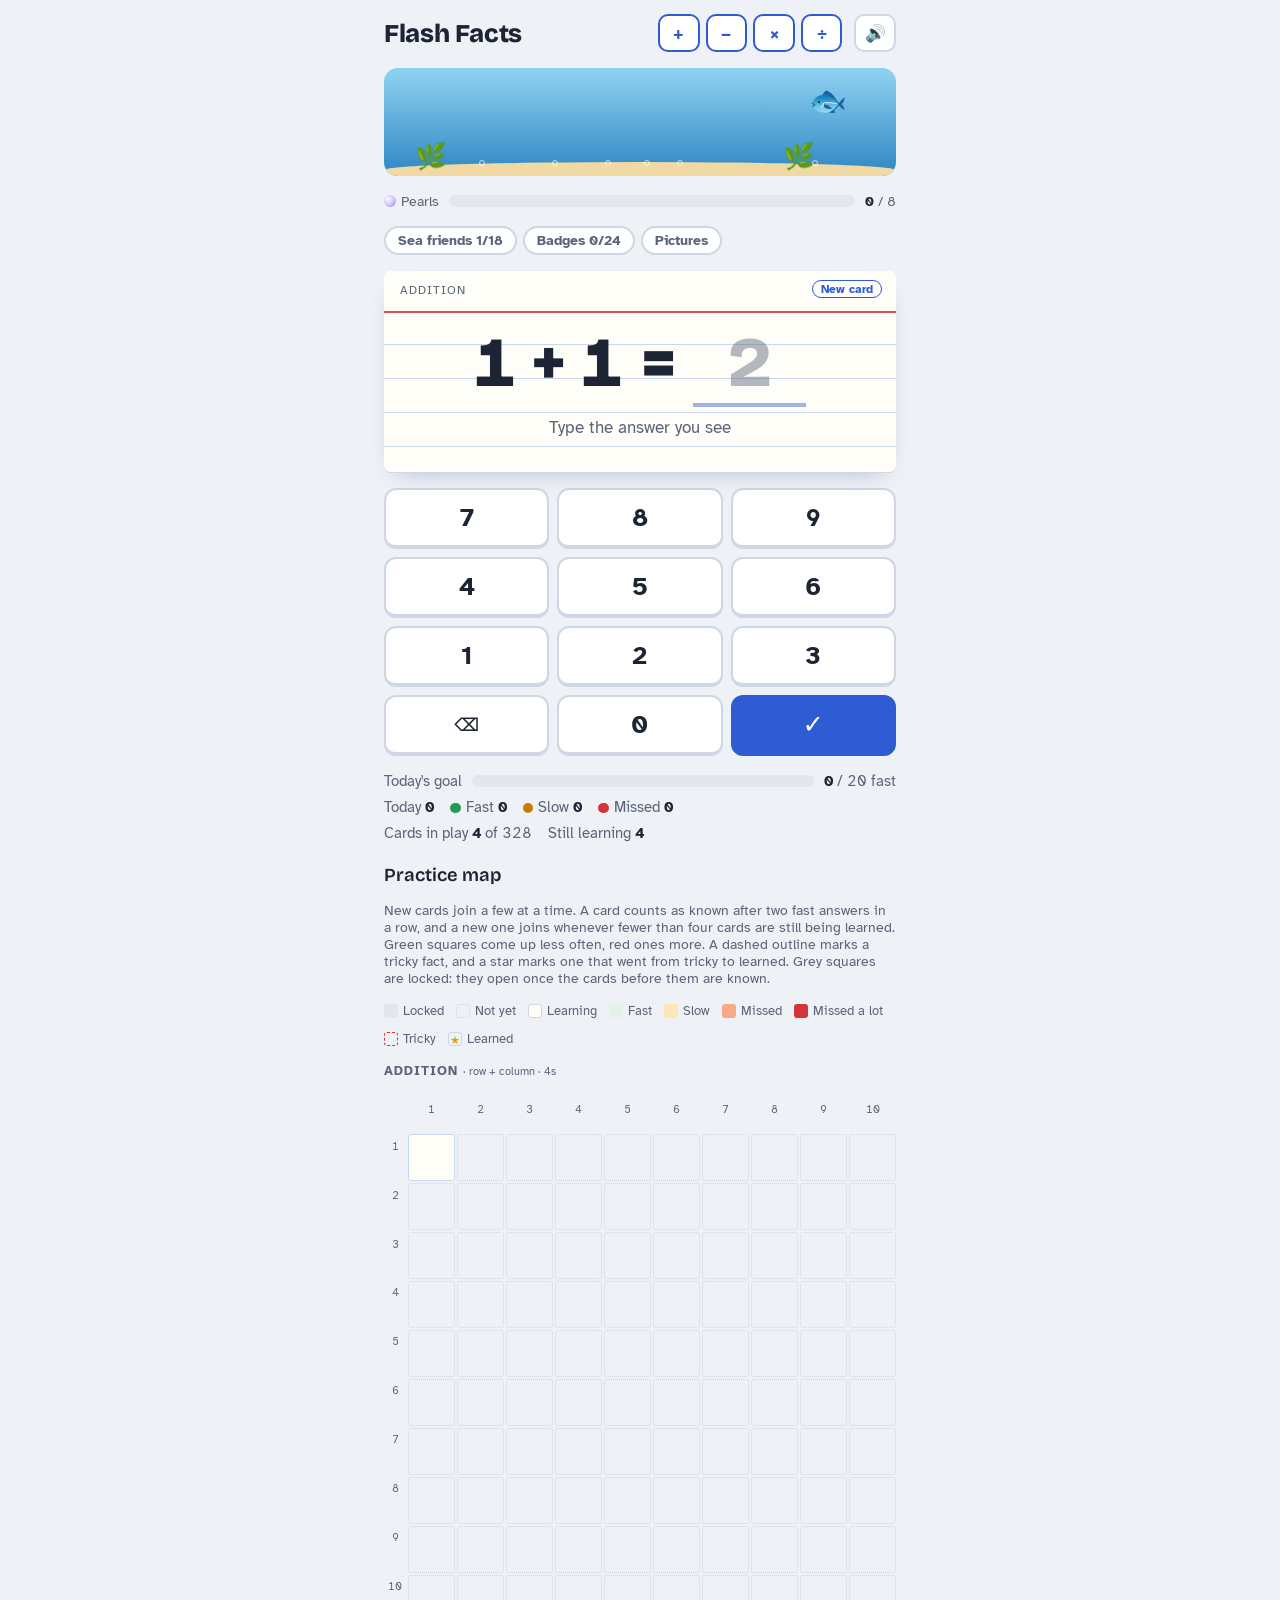
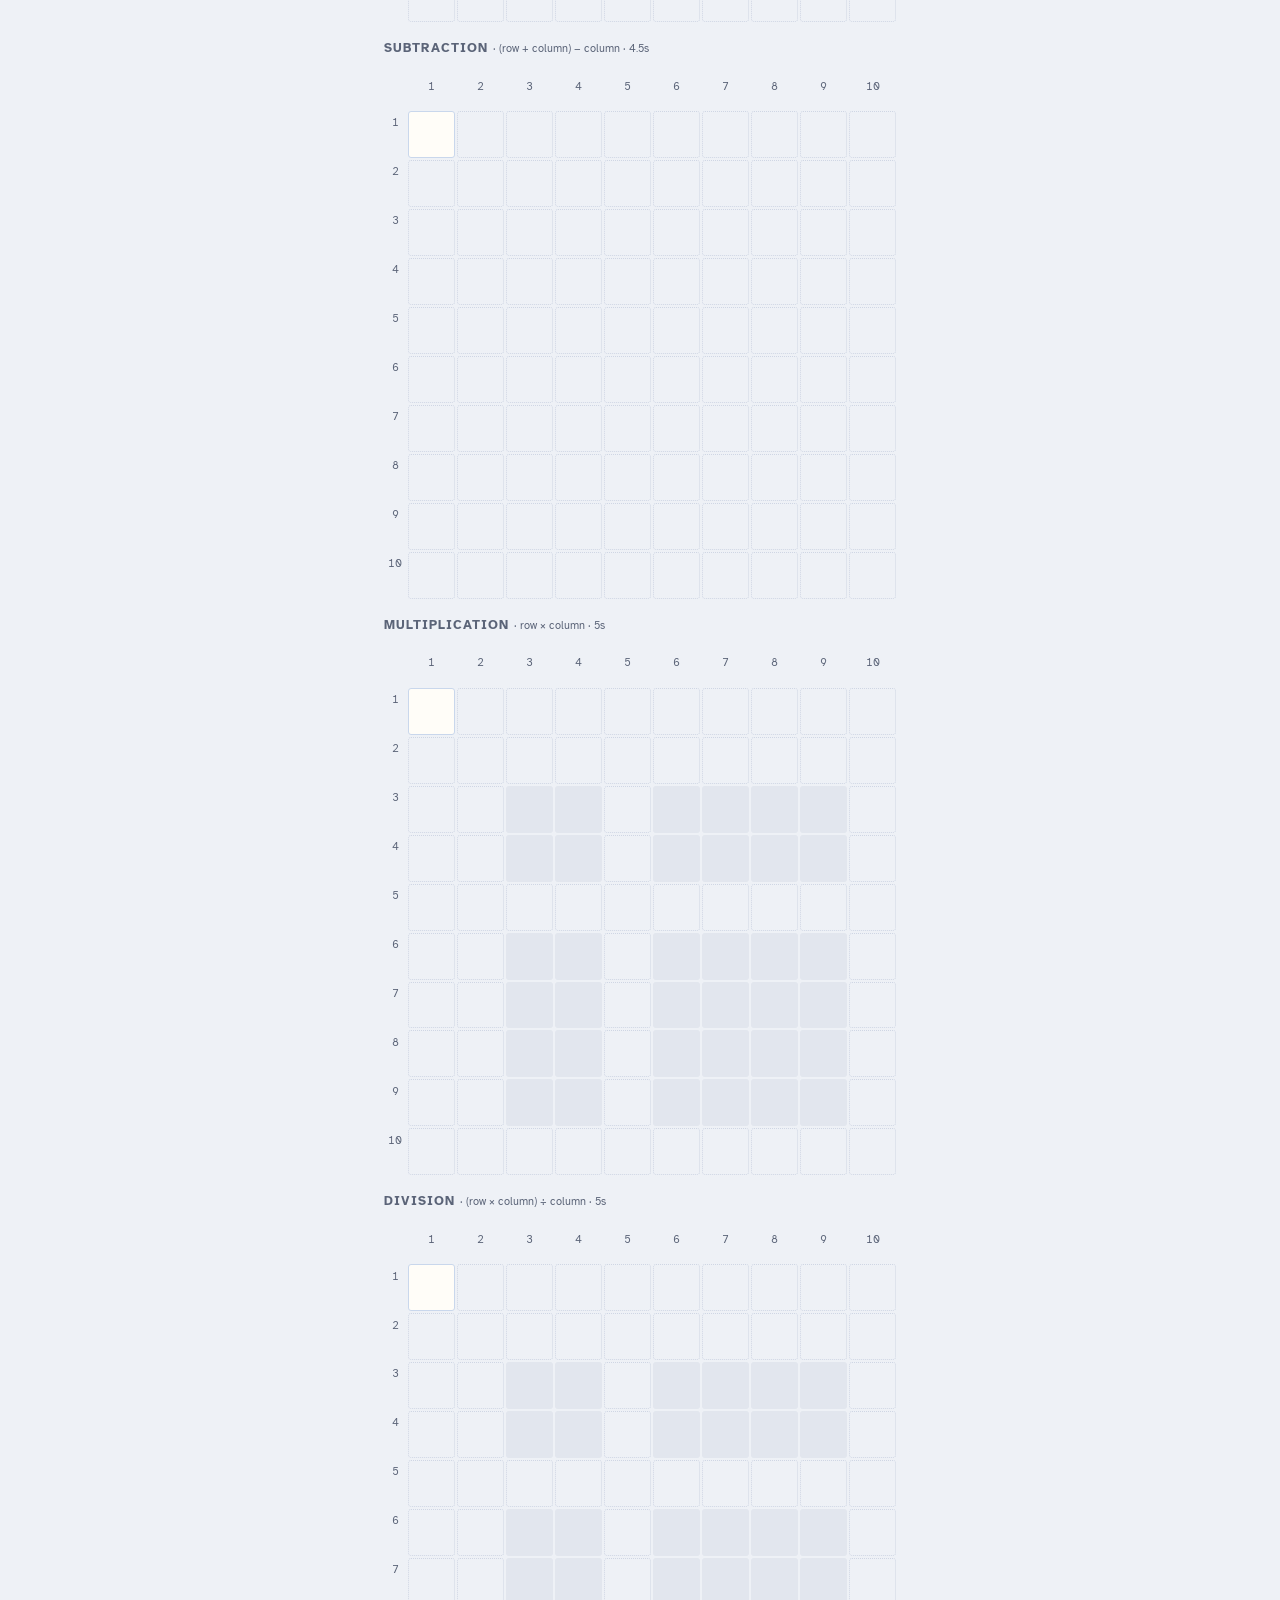
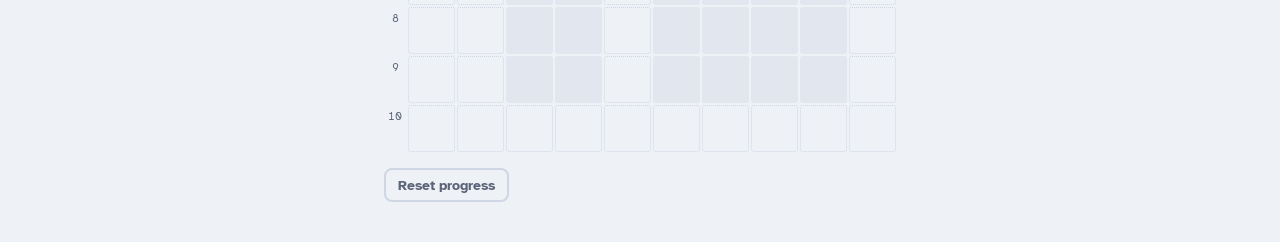
<file: flash3/index.html>
<!DOCTYPE html>
<html lang="en">
<head>
<meta charset="utf-8">
<title>Flash Facts</title>
<meta name="viewport" content="width=device-width,initial-scale=1,viewport-fit=cover">
<meta name="description" content="Flash-card practice for addition, subtraction and multiplication facts, with an aquarium to fill.">
<link rel="icon" href="favicon.svg">
<link rel="preconnect" href="https://fonts.googleapis.com">
<link rel="stylesheet" href="https://fonts.googleapis.com/css2?family=Atkinson+Hyperlegible:wght@400;700&family=Bricolage+Grotesque:opsz,wght@12..96,600;12..96,800&display=swap">
<style>:root{color-scheme:light;box-sizing:border-box;padding-top:env(safe-area-inset-top,0px);padding-bottom:env(safe-area-inset-bottom,0px)}html{scroll-padding-top:env(safe-area-inset-top,0px)}body{margin:0;padding:0;font:14px -apple-system,BlinkMacSystemFont,sans-serif;background:#fff;color:#000}img{max-width:100%}[hidden]:not([hidden=until-found i]){display:none!important}</style>
<style>
/* Layout: one column; collection tank and currency meter, star shelf, index card, keypad, today's numbers, practice map. */
:root {
  --bg: #eef1f6;
  --ink: #1d2433;
  --muted: #5b6478;
  --card: #fffdf8;
  --rule: #d9534f;
  --line: #c9d7ec;
  --accent: #2f5bd3;
  --key: #ffffff;
  --key-edge: #cfd6e4;
  --good: #1f9d55;
  --slow: #c27f00;
  --bad: #d2363a;
  --gold: #e3a400;
  --gold-soft: #fff3cc;
  --heat0: #e3f3e8;
  --heat1: #fde8b5;
  --heat2: #f7a98a;
  --heat3: #d2363a;
  --off: #e2e6ee;
  --water-top: #8fd3f0;
  --water-bot: #2f86c4;
  --sand: #f1d9a4;
  --pearl: #c9b8ff;
  --r0: #2f5bd3;
  --r1: #8a3ffc;
  --r2: #d48a00;
  --r3: #e0457b;
  --scrim: rgba(20, 26, 40, .45);
  --display: "Bricolage Grotesque", "Avenir Next", system-ui, sans-serif;
  --body: "Atkinson Hyperlegible", "Segoe UI", system-ui, sans-serif;
}
@media (prefers-color-scheme: dark) { :root:not([data-theme="light"]) {
  --bg: #141821; --ink: #e8ecf4; --muted: #9aa3b6; --card: #1f2533; --rule: #e0645f;
  --line: #2d3850; --accent: #7d9ef5; --key: #262d3d; --key-edge: #39425a;
  --good: #3ec27a; --slow: #f0b232; --bad: #f2615f; --gold: #ffc93c; --gold-soft: #3a3016;
  --heat0: #1f3a2c; --heat1: #4a3d17; --heat2: #6b3424; --heat3: #b3282c; --off: #222837;
  --water-top: #1d5f86; --water-bot: #0b2a46; --sand: #6b5a3a; --pearl: #a996ff;
  --r0: #7d9ef5; --r1: #b98bff; --r2: #ffc93c; --r3: #ff7aa8;
  --scrim: rgba(0, 0, 0, .55);
  color-scheme: dark; } }
:root[data-theme="dark"] {
  --bg: #141821; --ink: #e8ecf4; --muted: #9aa3b6; --card: #1f2533; --rule: #e0645f;
  --line: #2d3850; --accent: #7d9ef5; --key: #262d3d; --key-edge: #39425a;
  --good: #3ec27a; --slow: #f0b232; --bad: #f2615f; --gold: #ffc93c; --gold-soft: #3a3016;
  --heat0: #1f3a2c; --heat1: #4a3d17; --heat2: #6b3424; --heat3: #b3282c; --off: #222837;
  --water-top: #1d5f86; --water-bot: #0b2a46; --sand: #6b5a3a; --pearl: #a996ff;
  --r0: #7d9ef5; --r1: #b98bff; --r2: #ffc93c; --r3: #ff7aa8;
  --scrim: rgba(0, 0, 0, .55);
  color-scheme: dark; }

* { box-sizing: border-box; }
body { background: var(--bg); color: var(--ink); font-family: var(--body); font-size: 16px; }
.wrap { max-width: 34rem; margin: 0 auto; padding-inline: 16px; padding-block: 14px 40px; display: grid; gap: 16px; }

header { display: flex; align-items: center; justify-content: space-between; gap: 12px; flex-wrap: wrap; }
h1 { font-family: var(--display); font-weight: 800; font-size: 1.6rem; margin: 0; letter-spacing: -0.01em; }
.hdr-right { display: flex; gap: 6px; align-items: center; }
.op-toggle, .mute { font: 700 1.05rem var(--body); width: 2.6rem; height: 2.4rem; border-radius: 10px;
  border: 2px solid var(--key-edge); background: var(--key); color: var(--muted); cursor: pointer; }
.op-toggle[aria-pressed="true"] { border-color: var(--accent); color: var(--accent); }
.mute { margin-left: 6px; -webkit-touch-callout: none; user-select: none; -webkit-user-select: none; touch-action: manipulation; }
.flash-btn { width: 2rem; border-color: transparent; background: none; opacity: .55; padding: 0; display: grid; place-items: center; }
.flash-btn svg { width: 1.1rem; height: 1.1rem; fill: currentColor; }
.flash-btn[aria-pressed="true"] { opacity: 1; color: var(--gold); }
.flash-btn.new { animation: chipin .6s cubic-bezier(.3,1.6,.5,1); }
button:focus-visible, summary:focus-visible { outline: 3px solid var(--accent); outline-offset: 2px; }

/* aquarium */
.tank { position: relative; height: 108px; border-radius: 14px; overflow: hidden;
  background: linear-gradient(var(--water-top), var(--water-bot)); }
.tank::after { content: ""; position: absolute; left: 0; right: 0; bottom: 0; height: 14px; background: var(--sand); border-radius: 50% 50% 0 0 / 8px 8px 0 0; }
.weed { position: absolute; bottom: 4px; font-size: 1.6rem; z-index: 1; transform-origin: bottom center; animation: sway 4s ease-in-out infinite alternate; }
@keyframes sway { from { transform: rotate(-6deg); } to { transform: rotate(6deg); } }
.swim { position: absolute; z-index: 2; line-height: 1; animation: swim linear infinite; }
.swim.floor { top: auto !important; bottom: 5px; animation-name: crawl; }
@keyframes swim {
  0% { left: 2%; transform: scaleX(-1); } 48% { left: calc(96% - 2rem); transform: scaleX(-1); }
  50% { left: calc(96% - 2rem); transform: scaleX(1); } 98% { left: 2%; transform: scaleX(1); } 100% { left: 2%; transform: scaleX(-1); }
}
@keyframes crawl {
  0% { left: 8%; transform: scaleX(1); } 48% { left: calc(90% - 2rem); transform: scaleX(1); }
  50% { left: calc(90% - 2rem); transform: scaleX(-1); } 98% { left: 8%; transform: scaleX(-1); } 100% { left: 8%; transform: scaleX(1); }
}
.bob { display: inline-block; cursor: pointer; animation: bob 2.4s ease-in-out infinite alternate; }
.bob.hop { animation: hop .6s ease-out; }
@keyframes bob { from { transform: translateY(-3px); } to { transform: translateY(3px); } }
@keyframes hop { 0% { transform: translateY(0) scale(1); } 40% { transform: translateY(-18px) scale(1.25); } 100% { transform: translateY(0) scale(1); } }
.bubble { position: absolute; bottom: 10px; width: 6px; height: 6px; border-radius: 50%; border: 1.5px solid rgba(255,255,255,.7); z-index: 1; animation: rise linear infinite; }
@keyframes rise { from { transform: translateY(0); opacity: .9; } to { transform: translateY(-110px); opacity: 0; } }

.meter-row { display: grid; grid-template-columns: auto 1fr auto; gap: 10px; align-items: center; font-size: .9rem; color: var(--muted); font-variant-numeric: tabular-nums; }
.meter-row b { color: var(--ink); }
.meter { height: 12px; border-radius: 6px; background: var(--off); overflow: hidden; }
.meter > i { display: block; height: 100%; width: 0; border-radius: 6px; background: linear-gradient(90deg, var(--pearl), var(--accent)); transition: width .5s cubic-bezier(.3,1.4,.5,1); }
.meter.pulse > i { animation: meterpulse .5s; }
@keyframes meterpulse { 50% { filter: brightness(1.4); } }
.pearl-icon { display: inline-block; width: 12px; height: 12px; border-radius: 50%; vertical-align: -1px; margin-right: 5px;
  background: radial-gradient(circle at 35% 35%, #fff, var(--pearl) 60%, #8a7ad6); }
.pearl-fly { position: fixed; z-index: 21; width: 16px; height: 16px; border-radius: 50%; pointer-events: none;
  background: radial-gradient(circle at 35% 35%, #fff, var(--pearl) 60%, #8a7ad6); box-shadow: 0 0 10px var(--pearl);
  transition: transform .7s cubic-bezier(.5,-0.4,.5,1), opacity .7s; }

.dex-grid { display: grid; grid-template-columns: repeat(auto-fill, minmax(4.6rem, 1fr)); gap: 6px; margin-top: 8px; }
.dex-item { border: 2px solid var(--key-edge); border-radius: 10px; padding: 6px 4px; text-align: center; font-size: .7rem; color: var(--muted); background: var(--card); }
.dex-item .e { font-size: 1.6rem; display: block; line-height: 1.2; }
.dex-item.unknown .e { color: var(--muted); font-family: var(--display); font-weight: 800; }

/* star shelf */
.shelf { display: flex; flex-wrap: wrap; gap: 6px; align-items: center; }
.shelf-label { font-size: .75rem; letter-spacing: .08em; text-transform: uppercase; color: var(--muted); font-weight: 700; margin-right: 4px; }
.chip { display: inline-flex; align-items: center; gap: 4px; background: var(--gold-soft); color: var(--ink);
  border-radius: 999px; padding: 3px 10px 3px 6px; font-size: .85rem; font-variant-numeric: tabular-nums; }
.chip svg { width: 16px; height: 16px; fill: var(--gold); }
.chip.new { animation: chipin .6s cubic-bezier(.3,1.6,.5,1); }
@keyframes chipin { from { transform: scale(0); } to { transform: scale(1); } }

/* index card */
.card { position: relative; background: var(--card); border-radius: 6px; padding: 54px 20px 30px;
  box-shadow: 0 1px 0 var(--key-edge), 0 10px 24px -14px rgba(20,30,60,.35);
  background-image:
    linear-gradient(var(--rule), var(--rule)),
    repeating-linear-gradient(to bottom, transparent 0 33px, var(--line) 33px 34px);
  background-size: 100% 2px, 100% 100%;
  background-position: 0 40px, 0 40px;
  background-repeat: no-repeat, no-repeat;
  text-align: center; overflow: hidden; }
.card.golden { box-shadow: 0 0 0 3px var(--gold), 0 10px 30px -10px var(--gold); }
.card.golden::before { content: ""; position: absolute; inset: 0; pointer-events: none;
  background: linear-gradient(105deg, transparent 35%, rgba(255, 215, 90, .35) 50%, transparent 65%);
  background-size: 250% 100%; animation: shimmer 2.2s linear infinite; }
@keyframes shimmer { from { background-position: 120% 0; } to { background-position: -120% 0; } }
.card.shake { animation: shake .3s; }
.card.glow { animation: glow .9s; }
@keyframes shake { 25% { transform: translateX(-6px); } 75% { transform: translateX(6px); } }
@keyframes glow { 0% { box-shadow: 0 0 0 0 var(--gold); } 40% { box-shadow: 0 0 0 6px var(--gold); } 100% { box-shadow: 0 0 0 0 transparent; } }
.tag { position: absolute; top: 12px; left: 16px; font-size: .75rem; letter-spacing: .08em; text-transform: uppercase; color: var(--muted); }
.badge { position: absolute; top: 9px; right: 14px; font-size: .75rem; font-weight: 700; border-radius: 999px; padding: 1px 8px; }
.badge.tricky { color: var(--bad); border: 1.5px dashed var(--bad); }
.badge.fresh { color: var(--accent); border: 1.5px solid var(--accent); }
.badge.gold { color: var(--ink); background: var(--gold); }
.combo { position: absolute; right: 14px; bottom: 8px; font-family: var(--display); font-weight: 800; font-size: 1.1rem; color: var(--r3); font-variant-numeric: tabular-nums; }
.combo.bump { animation: bump .35s cubic-bezier(.3,1.8,.5,1); }
@keyframes bump { from { transform: scale(1.7); } to { transform: scale(1); } }
.problem { font-family: var(--display); font-weight: 800; font-size: clamp(2.8rem, 13vw, 4.4rem);
  line-height: 1.1; font-variant-numeric: tabular-nums; display: flex; justify-content: center; align-items: baseline; gap: .25em; flex-wrap: wrap;
  transition: opacity .2s; position: relative; }
.card.cheering .problem { opacity: .18; }
/* integral mode (hidden testing shortcut) */
.card.integral .problem { font-size: clamp(1.7rem, 8vw, 2.6rem); }
.int { display: inline-flex; align-items: center; gap: .05em; }
.int-sign { font-size: 1.7em; font-weight: 400; line-height: 1; }
.int-lim { display: inline-flex; flex-direction: column; justify-content: space-between; align-self: stretch; font-size: .5em; line-height: 1; padding-block: .1em; }
.answer { min-width: 1.6em; border-bottom: 4px solid var(--accent); color: var(--accent); }
.answer.empty { color: transparent; }
.answer.ghost { color: var(--muted); opacity: .45; }
.feedback { min-height: 1.6rem; margin-top: 10px; font-weight: 700; font-size: 1.05rem; position: relative; }
.feedback.good { color: var(--good); } .feedback.slow { color: var(--slow); } .feedback.bad { color: var(--bad); }
.feedback.hint { color: var(--muted); font-weight: 400; }
.cheer { position: absolute; inset: 0; display: grid; place-items: center; pointer-events: none;
  font-family: var(--display); font-weight: 800; font-size: clamp(2rem, 10vw, 3.2rem); letter-spacing: -0.01em;
  text-wrap: balance; padding-inline: 12px; }
.cheer.pop { animation: pop 1.2s cubic-bezier(.2,1.5,.4,1) forwards; }
.cheer.soft { font-size: clamp(1.6rem, 8vw, 2.4rem); }
@keyframes pop {
  0% { transform: scale(.2) rotate(-8deg); opacity: 0; } 25% { transform: scale(1.15) rotate(3deg); opacity: 1; }
  40% { transform: scale(1) rotate(0); } 80% { opacity: 1; } 100% { transform: translateY(-14px); opacity: 0; }
}

.pad { display: grid; grid-template-columns: repeat(3, 1fr); gap: 8px; }
.key { font: 700 1.6rem var(--body); padding-block: 12px; border-radius: 12px; border: 2px solid var(--key-edge);
  border-bottom-width: 4px; background: var(--key); color: var(--ink); cursor: pointer; touch-action: manipulation; }
.key:active { transform: translateY(2px); border-bottom-width: 2px; }
.key.go { background: var(--accent); border-color: var(--accent); color: var(--card); }
.key.small { font-size: 1.1rem; }

.stats { display: grid; gap: 8px; font-variant-numeric: tabular-nums; color: var(--muted); font-size: .95rem; }
.stats .row { display: flex; gap: 16px; flex-wrap: wrap; align-items: center; }
.stats b { color: var(--ink); }
.goal { display: grid; grid-template-columns: auto 1fr auto; gap: 10px; align-items: center; }
.goal .meter > i { background: linear-gradient(90deg, var(--good), var(--gold)); }
.dot { display: inline-block; width: .7em; height: .7em; border-radius: 50%; margin-right: 5px; vertical-align: -.05em; }

h2 { font-family: var(--display); font-weight: 600; font-size: 1.15rem; margin: 6px 0 0; }
.maps { display: grid; gap: 18px; }
.map h3 { margin: 0 0 6px; font-size: .8rem; letter-spacing: .08em; text-transform: uppercase; color: var(--muted); font-weight: 700; }
.map h3 small { text-transform: none; letter-spacing: 0; font-weight: 400; }
.grid { display: grid; gap: 2px; font-size: .7rem; font-variant-numeric: tabular-nums; }
.grid span { aspect-ratio: 1; display: grid; place-items: center; border-radius: 3px; max-width: 100%; }
.grid .hd { color: var(--muted); }
.grid .cell { border: 1px solid var(--line); color: var(--gold); font-size: .8rem; line-height: 1; }
.grid .cell.hard { border: 1.5px dashed var(--bad); }
.grid .cell.later { background: transparent; border: 1px dotted var(--key-edge); }
.legend { display: flex; gap: 12px; flex-wrap: wrap; font-size: .8rem; color: var(--muted); align-items: center; }
.legend span { display: inline-flex; align-items: center; gap: 5px; }
.legend i { width: 14px; height: 14px; border-radius: 3px; display: inline-block; font-style: normal; font-size: .7rem; line-height: 14px; text-align: center; }
.note { color: var(--muted); font-size: .85rem; margin: 0; max-width: 65ch; }

.foot { display: flex; gap: 10px; align-items: center; flex-wrap: wrap; }
.text-btn { font: 700 .9rem var(--body); background: none; border: 2px solid var(--key-edge); color: var(--muted);
  border-radius: 8px; padding: 6px 12px; cursor: pointer; }
.text-btn.danger { border-color: var(--bad); color: var(--bad); }

/* effects and big moments */
#fx { position: fixed; inset: 0; width: 100%; height: 100%; pointer-events: none; z-index: 20; }
.big { position: fixed; inset: 0; z-index: 15; display: grid; place-items: center; background: var(--scrim); padding-inline: 16px; cursor: pointer; }
.big-card { background: var(--card); border-radius: 18px; padding: 28px 24px; text-align: center; max-width: 22rem; width: 100%;
  box-shadow: 0 20px 50px -20px rgba(0,0,0,.5); animation: bigin .7s cubic-bezier(.2,1.6,.4,1); }
.big-icon { font-size: 5rem; line-height: 1.1; display: inline-block; }
.big-icon svg { width: 76px; height: 76px; fill: var(--gold); }
.big-icon.spin { animation: spin 1.4s ease-out; }
.big-icon.idle { animation: idle 1.2s ease-in-out infinite; }
.big-icon.wobble { animation: wobble .8s ease-in-out; }
.big-icon.reveal { animation: reveal .8s cubic-bezier(.2,1.8,.4,1); }
@keyframes idle { 50% { transform: scale(1.08) rotate(-4deg); } }
@keyframes wobble { 0%,100% { transform: rotate(0); } 15% { transform: rotate(-16deg) scale(1.1); } 30% { transform: rotate(14deg) scale(1.15); } 45% { transform: rotate(-12deg) scale(1.2); } 60% { transform: rotate(10deg) scale(1.25); } 80% { transform: scale(1.4); } }
@keyframes reveal { from { transform: scale(0) rotate(-30deg); } to { transform: scale(1) rotate(0); } }
.big-title { font-family: var(--display); font-weight: 800; font-size: 2rem; margin: 8px 0 4px; text-wrap: balance; line-height: 1.1; }
.big-fact { font-family: var(--display); font-weight: 600; font-size: 1.4rem; color: var(--accent); font-variant-numeric: tabular-nums; }
.big-sub { color: var(--muted); margin-top: 8px; font-size: .95rem; }
@keyframes bigin { from { transform: scale(.3); opacity: 0; } to { transform: scale(1); opacity: 1; } }
@keyframes spin { from { transform: rotate(-200deg) scale(.2); } to { transform: rotate(0) scale(1); } }
.flyer { position: fixed; z-index: 21; width: 40px; height: 40px; fill: var(--gold); pointer-events: none;
  transition: transform .9s cubic-bezier(.5,-0.3,.4,1); }

@media (prefers-reduced-motion: reduce) {
  .card.shake, .card.glow, .cheer.pop, .big-card, .big-icon, .chip.new, .flash-btn.new, .combo.bump, .swim, .bob, .weed, .bubble, .card.golden::before { animation: none !important; }
  .cheer.pop { opacity: 1; }
  .flyer, .pearl-fly, .bubble { display: none; }
}

/* rooms, decorations and shiny friends */
.rooms { display: flex; gap: 6px; flex-wrap: wrap; margin-bottom: -8px; }
.pill { font: 700 .85rem var(--body); border: 2px solid var(--key-edge); background: var(--key); color: var(--muted);
  border-radius: 999px; padding: 4px 12px; cursor: pointer; }
.pill[aria-pressed="true"] { border-color: var(--accent); color: var(--accent); }
.pill:disabled { opacity: .45; cursor: default; }
.drawn { width: 1.3em; height: 1.3em; vertical-align: -0.25em; }
.big-icon svg.drawn, .big-icon svg.outfit { width: 104px; height: 104px; }
.tank.decorating { cursor: crosshair; outline: 3px dashed var(--accent); outline-offset: 2px; }
.deco { position: absolute; bottom: 3px; z-index: 1; font-size: 1.8rem; line-height: 1; transform: translateX(-50%); }
.decorating .deco { cursor: pointer; }
.shiny { filter: hue-rotate(160deg) saturate(1.4) drop-shadow(0 0 3px #ffd95e) drop-shadow(0 0 5px #fff3b0); }
button.dex-item:disabled { opacity: .55; cursor: default; }

/* drawers under the tank: collection, shop, decorate, dress up, badges, pictures, and a tapped friend */
.drawers { display: flex; gap: 6px; flex-wrap: wrap; }
.drawer { background: var(--card); border: 2px solid var(--line); border-radius: 12px; padding: 12px; display: grid; gap: 10px; }
.drawer h4 { margin: 0; font-size: .8rem; letter-spacing: .08em; text-transform: uppercase; color: var(--muted); }
.drawer .note b { color: var(--ink); }
.dex-item { position: relative; }
.dex-item.shiny-item { border-color: var(--gold) !important; background: var(--gold-soft); }
.dex-item .n { position: absolute; top: 2px; right: 5px; font-weight: 700; color: var(--ink); }
.dex-item.locked { opacity: .5; }
button.dex-item { font: inherit; font-size: .7rem; cursor: pointer; }
button.dex-item[aria-pressed="true"] { border-color: var(--accent) !important; box-shadow: 0 0 0 2px var(--accent); }
.dex-item .price { display: block; font-weight: 700; color: var(--ink); margin-top: 2px; }
.pet { display: grid; grid-template-columns: auto 1fr; gap: 6px 14px; align-items: center; }
.pet-e { font-size: 3rem; line-height: 1; grid-row: span 2; }
.pet-row { display: flex; gap: 8px; flex-wrap: wrap; align-items: center; }
.pet input { font: 1rem var(--body); padding: 5px 8px; border-radius: 8px; border: 2px solid var(--key-edge); background: var(--key); color: var(--ink); width: 9rem; }
.doll-wrap { display: grid; grid-template-columns: 10rem 1fr; gap: 12px; align-items: start; }
@media (max-width: 30rem) { .doll-wrap { grid-template-columns: 1fr; justify-items: center; } }
.doll { position: relative; width: 10rem; height: 13rem; border-radius: 12px; background: linear-gradient(var(--water-top), var(--water-bot)); overflow: hidden; }
.doll > span { position: absolute; left: 50%; transform: translateX(-50%); line-height: 1; }
.doll .d-back { top: 3.2rem; font-size: 5.6rem; z-index: 0; }
.doll .d-dress { top: 4.2rem; font-size: 5.2rem; z-index: 1; }
.doll .d-head { top: .9rem; width: 4.4rem; z-index: 2; }
.doll .d-head svg { width: 100%; height: auto; display: block; }
.doll .d-hat { top: .2rem; font-size: 2.1rem; z-index: 3; }
.doll .d-hand { top: 6.6rem; left: 80%; font-size: 2rem; z-index: 3; }
.doll .d-feet { bottom: .3rem; font-size: 1.7rem; z-index: 2; }
.slots { display: grid; gap: 8px; }
.slot-row { display: flex; gap: 4px; flex-wrap: wrap; align-items: center; }
.slot-row > span { font-size: .75rem; color: var(--muted); width: 2.8rem; }
.slot-btn { font-size: 1.4rem; line-height: 1; width: 2.6rem; height: 2.6rem; border-radius: 10px; border: 2px solid var(--key-edge); background: var(--key); color: var(--muted); cursor: pointer; padding: 0; }
.slot-btn[aria-pressed="true"] { border-color: var(--accent); box-shadow: 0 0 0 2px var(--accent); }
.badges { display: grid; grid-template-columns: repeat(auto-fill, minmax(6.5rem, 1fr)); gap: 6px; }
.bdg { border: 2px solid var(--gold); background: var(--gold-soft); border-radius: 10px; padding: 6px; text-align: center; font-size: .72rem; color: var(--muted); }
.bdg .e { display: block; font-size: 1.5rem; line-height: 1.3; color: var(--ink); font-family: var(--display); font-weight: 800; }
.bdg b { display: block; color: var(--ink); font-size: .8rem; }
.bdg.locked { border: 2px dashed var(--key-edge); background: none; }
.bdg.locked .e { filter: grayscale(1); opacity: .35; }
.mosaics { display: grid; grid-template-columns: repeat(auto-fill, minmax(8.5rem, 1fr)); gap: 12px; }
.mosaic { display: grid; gap: 1px; }
.mosaic i { aspect-ratio: 1; border-radius: 2px; background: var(--off); }
.mosaic i.none { background: none; }
.mosaic-cap { font-size: .75rem; color: var(--muted); margin-top: 4px; }

/* play modes */
.modes { display: flex; gap: 6px; flex-wrap: wrap; }
.modebar { position: relative; height: 2.6rem; border-radius: 12px; overflow: hidden; background: linear-gradient(90deg, var(--water-top), var(--water-bot)); }
.modebar .mover, .modebar .goal { position: absolute; top: 50%; font-size: 1.7rem; line-height: 1; transform: translate(0, -50%); transition: left .6s cubic-bezier(.3,1.4,.5,1); }
.modebar .goal { right: 6px; }
.modebar .clock { position: absolute; inset: 0; display: flex; align-items: center; justify-content: space-between; padding-inline: 12px;
  font: 800 1.2rem var(--display); color: #fff; text-shadow: 0 1px 2px rgba(0,0,0,.4); font-variant-numeric: tabular-nums; }
.modebar .left { position: absolute; left: 0; top: 0; bottom: 0; background: rgba(255, 255, 255, .28); }
.card.rainbow { box-shadow: 0 0 0 3px #ff5d8f, 0 0 0 6px #ffc93c, 0 0 0 9px #29c27f, 0 0 0 12px #4d7cfe, 0 12px 30px -10px #a66cff; }
.badge.rainbow { color: #fff; background: linear-gradient(90deg, #ff5d8f, #ffb02e, #29c27f, #4d7cfe, #a66cff); }
.grid .cell.locked { background: var(--off); border: 1px solid transparent; }
@media (prefers-reduced-motion: reduce) { .modebar .mover { transition: none; } }

/* ---------- theme ---------- */
/* Sea theme: uses the base palette as is. */
</style>
</head>
<body>

<canvas id="fx" aria-hidden="true"></canvas>

<div class="wrap">
  <header>
    <h1>Flash Facts</h1>
    <div class="hdr-right">
      <div class="ops" id="ops" role="group" aria-label="Which facts to practice" style="display:flex;gap:6px"></div>
      <button class="mute flash-btn" id="flash" aria-pressed="false" aria-label="Flash mode" title="Flash mode: answers are checked as soon as you type them" hidden></button>
      <button class="mute" id="mute" aria-label="Sound on" title="Sound">🔊</button>
    </div>
  </header>

  <div class="rooms" id="rooms" role="group" aria-label="Rooms" hidden></div>
  <div class="tank" id="tank"></div>
  <div class="meter-row">
    <span><span class="pearl-icon"></span><span id="pearl-name"></span></span>
    <div class="meter" id="pearl-meter"><i id="pearl-fill"></i></div>
    <span id="pearl-count"><b>0</b> / 10</span>
  </div>
  <div class="drawers" id="drawers"></div>
  <div class="drawer" id="drawer" hidden></div>

  <div class="shelf" id="shelf" hidden></div>

  <div class="modes" id="modes" hidden></div>
  <div class="modebar" id="modebar" hidden></div>

  <section class="card" id="card" aria-live="polite">
    <span class="tag" id="tag">Addition</span>
    <span class="badge" id="badge" hidden></span>
    <div class="problem"><span id="q">7 + 5</span><span id="eq">=</span><span class="answer empty" id="ans">?</span><span id="q2" hidden></span></div>
    <div class="feedback" id="fb"></div>
    <span class="combo" id="combo"></span>
    <div class="cheer" id="cheer"></div>
  </section>

  <div class="pad" id="pad">
    <button class="key" id="k7">7</button><button class="key" id="k8">8</button><button class="key" id="k9">9</button>
    <button class="key" id="k4">4</button><button class="key" id="k5">5</button><button class="key" id="k6">6</button>
    <button class="key" id="k1">1</button><button class="key" id="k2">2</button><button class="key" id="k3">3</button>
    <button class="key small" id="kdel" aria-label="Erase">⌫</button><button class="key" id="k0">0</button><button class="key go" id="kgo" aria-label="Check">✓</button>
  </div>

  <div class="stats" id="stats"></div>

  <h2>Practice map</h2>
  <p class="note">New cards join a few at a time. A card counts as known after two fast answers in a row, and a new one joins whenever fewer than four cards are still being learned. Green squares come up less often, red ones more. A dashed outline marks a tricky fact, and a star marks one that went from tricky to learned. Grey squares are locked: they open once the cards before them are known.</p>
  <div class="legend">
    <span><i style="background:var(--off)"></i>Locked</span>
    <span><i style="border:1px dotted var(--key-edge)"></i>Not yet</span>
    <span><i style="background:var(--card);border:1px solid var(--key-edge)"></i>Learning</span>
    <span><i style="background:var(--heat0)"></i>Fast</span>
    <span><i style="background:var(--heat1)"></i>Slow</span>
    <span><i style="background:var(--heat2)"></i>Missed</span>
    <span><i style="background:var(--heat3)"></i>Missed a lot</span>
    <span><i style="border:1.5px dashed var(--bad)"></i>Tricky</span>
    <span><i style="color:var(--gold);border:1px solid var(--key-edge)">★</i>Learned</span>
  </div>
  <div class="maps" id="maps"></div>

  <div class="foot">
    <button class="text-btn" id="reset">Reset progress</button>
    <span id="confirm" hidden>
      <button class="text-btn danger" id="reset-yes">Erase all progress</button>
      <button class="text-btn" id="reset-no">Keep it</button>
    </span>
  </div>
</div>

<div class="big" id="big" hidden>
  <div class="big-card">
    <div class="big-icon" id="big-icon"></div>
    <div class="big-title" id="big-title"></div>
    <div class="big-fact" id="big-fact"></div>
    <div class="big-sub" id="big-sub"></div>
  </div>
</div>

<script>
(() => {
  const GRACE_MS = 1000;
  const IDLE_MS = 30000;  // a correct answer slower than this means the card sat unattended, so it isn't counted as slow
  const W_MIN = 0.15, W_MAX = 12;
  const FAST_MULT = 0.6, SLOW_MULT = 1.3, WRONG_MULT = 2.2;
  const HARD_MIN_WRONG = 2, HARD_RATE = 0.4;
  const KNOWN_RUN = 2, LEARN_RUN = 3;
  const LEARNING_SIZE = 4, LEARNING_SHARE = 0.75;
  const GOLDEN_CHANCE = 1 / 8, GOLDEN_PEARLS = 3;
  const DAILY_GOAL = 20;
  const INT_HOLD_MS = 2000, INT_BONUS = 50;  // hold 🔊 this long to reveal integrals; a bonus answer earns at least this many
  const FLASH_TANK = 12;  // flash mode (answers checked without ✓) is earned once the collection holds this many items
  const SHOP_TANK = 6, RUN_TANK = 18, CLOCK_TANK = 24;  // the shop, the run and beat the clock open at these collection sizes
  const RAINBOW_CHANCE = 1 / 60;  // a known card can be a rainbow card; answering it fast opens a gift right away
  const SHINY_AT = 3, DUP_PEARLS = 5;  // the third copy of a friend makes it shiny; copies after that pay back currency
  const PITY_GIFTS = 8;  // a gift after this many without a super rare or better is at least super rare
  const LEGEND_DAYS = 7;  // every this many days of goal streak brings a gift that is always legendary
  const BADGE_PEARLS = 5, RUN_STEPS = 10, RUN_REPEAT_PEARLS = 5, CLOCK_MS = 60000, CLOCK_BEST_PEARLS = 5;
  const SEASON_SHARE = 0.25;  // the share of gifts that bring an in-season visitor while any are still missing
  const STAR_PATH = '<path d="M12 1.8l3.1 6.3 7 1-5 4.9 1.2 6.9L12 17.6l-6.3 3.3 1.2-6.9-5-4.9 7-1z"/>';
  const STAR = `<svg viewBox="0 0 24 24" aria-hidden="true">${STAR_PATH}</svg>`;
  const BOLT = '<svg viewBox="0 0 24 24" aria-hidden="true"><path d="M13.5 1.5 4 13.6h6.6L9.2 22.5 20 9.6h-6.9z"/></svg>';
  const reduced = matchMedia("(prefers-reduced-motion: reduce)").matches;

  /* ---------- theme (THEME/theme.js) ---------- */
  // Creatures with no emoji are drawn inline. They size with the surrounding font like an emoji. Flat fills only:
  // a gradient's id would repeat in every copy on the page.
  const svg = body => `<svg class="drawn" viewBox="0 0 64 64" aria-hidden="true">${body}</svg>`;
  const STARFISH = svg(`<path d="M32 5L39.5 23 59 24.5 44 37 49.5 57 32 46 14.5 57 20 37 5 24.5 24.5 23Z" fill="#ff8a5c" stroke="#d9573a" stroke-width="2.5" stroke-linejoin="round"/><g fill="#ffd2b8"><circle cx="32" cy="17" r="2"/><circle cx="45" cy="27" r="2"/><circle cx="19" cy="27" r="2"/><circle cx="25" cy="43" r="2"/><circle cx="39" cy="43" r="2"/><circle cx="32" cy="31" r="2.6"/></g>`);
  const SEAHORSE = svg(`<path d="M34 16C45 22 45 35 37 41 29 47 30 57 38 57 43 57 44 51 40 50" fill="none" stroke="#ffb347" stroke-width="9" stroke-linecap="round"/><path d="M42 25 51 21 51 35 42 32Z" fill="#ff8a3d"/><circle cx="32" cy="14" r="8.5" fill="#ffb347"/><path d="M26 11 11 15 12 21 27 19Z" fill="#ffb347"/><path d="M31 6 33 1 36 6 39 3 39 9Z" fill="#ff8a3d"/><circle cx="31" cy="12" r="2" fill="#2a2a2a"/><path d="M35 24h6M35 31h7M33 38h6" stroke="#ff8a3d" stroke-width="1.5" stroke-linecap="round"/>`);
  const MANTA = svg(`<path d="M32 46 33 62" stroke="#2c4a75" stroke-width="2" stroke-linecap="round"/><path d="M26 19 23 11M38 19 41 11" stroke="#2c4a75" stroke-width="3.5" stroke-linecap="round"/><path d="M32 18C40 18 50 22 62 31 52 34 42 36 36 44L32 47 28 44C22 36 12 34 2 31 14 22 24 18 32 18Z" fill="#4a6fa5" stroke="#2c4a75" stroke-width="1.5" stroke-linejoin="round"/><path d="M21 32Q32 39 43 32" fill="none" stroke="#a8c4ea" stroke-width="2" stroke-linecap="round"/><circle cx="27" cy="24" r="2" fill="#fff"/><circle cx="37" cy="24" r="2" fill="#fff"/>`);
  const ANGLER = svg(`<path d="M34 19Q31 6 20 8" fill="none" stroke="#5b4a6b" stroke-width="2"/><circle cx="19" cy="8" r="7" fill="#fff59d" opacity=".35"/><circle cx="19" cy="8" r="4" fill="#fff59d"/><path d="M57 36 64 26 64 46Z" fill="#5b4a6b"/><ellipse cx="36" cy="36" rx="22" ry="18" fill="#6c5a7d"/><path d="M14 35Q26 30 31 44 20 51 14 35Z" fill="#2a1f33"/><path d="M17 36l2 4 2-4 2 4 2-4 2 4" fill="none" stroke="#fff" stroke-width="1.5" stroke-linejoin="round"/><circle cx="29" cy="26" r="4.5" fill="#fff"/><circle cx="28" cy="26" r="2.2" fill="#2a1f33"/><path d="M42 24q4 4 0 8M48 26q4 4 0 8" fill="none" stroke="#8c7a9d" stroke-width="1.5"/>`);
  const NARWHAL = svg(`<path d="M19 27 2 17" stroke="#f3ead2" stroke-width="3.5" stroke-linecap="round"/><path d="M6 20l2-3M10 22l2-3M14 25l2-3" stroke="#c9bc96" stroke-width="1"/><path d="M18 31Q20 18 36 19 50 20 54 30L62 22 60 34 62 46 52 38Q46 46 32 45 18 44 18 31Z" fill="#8fb3d9" stroke="#4f7aa8" stroke-width="1.5" stroke-linejoin="round"/><path d="M22 37Q34 44 48 38" fill="none" stroke="#d6e6f5" stroke-width="3" stroke-linecap="round"/><circle cx="26" cy="28" r="2" fill="#1d2433"/><g fill="#6f97c2"><circle cx="38" cy="25" r="1.5"/><circle cx="44" cy="28" r="1.2"/><circle cx="34" cy="30" r="1.2"/></g>`);
  const KRAKEN = svg(`<g fill="none" stroke="#7b3fa0" stroke-width="6" stroke-linecap="round"><path d="M19 34C8 40 6 52 14 56 18 58 21 54 17 52"/><path d="M27 38C23 48 25 57 31 60"/><path d="M37 38C41 48 39 57 33 60"/><path d="M45 34C56 40 58 52 50 56 46 58 43 54 47 52"/></g><ellipse cx="32" cy="25" rx="18" ry="16" fill="#9b4fc4" stroke="#7b3fa0" stroke-width="2"/><path d="M23 11 25 3 29 8 32 1 35 8 39 3 41 11Z" fill="#ffc93c" stroke="#e3a400" stroke-width="1.5" stroke-linejoin="round"/><circle cx="25" cy="24" r="5" fill="#fff"/><circle cx="39" cy="24" r="5" fill="#fff"/><circle cx="26" cy="25" r="2.5" fill="#2a1f33"/><circle cx="40" cy="25" r="2.5" fill="#2a1f33"/><path d="M27 33Q32 37 37 33" fill="none" stroke="#2a1f33" stroke-width="2" stroke-linecap="round"/><g fill="#c78be6"><circle cx="20" cy="16" r="2"/><circle cx="45" cy="17" r="1.6"/></g>`);
  const CHEST = svg(`<path d="M8 28Q8 13 32 13 56 13 56 28Z" fill="#b5651d" stroke="#7a3f10" stroke-width="2" stroke-linejoin="round"/><rect x="8" y="28" width="48" height="26" rx="3" fill="#c97a2b" stroke="#7a3f10" stroke-width="2"/><path d="M18 16v38M46 16v38" stroke="#ffc93c" stroke-width="5"/><rect x="27" y="29" width="10" height="11" rx="2" fill="#ffc93c" stroke="#e3a400" stroke-width="1.5"/><circle cx="32" cy="33.5" r="1.6" fill="#7a3f10"/><g fill="#ffe27a"><circle cx="13" cy="25" r="1.6"/><circle cx="51" cy="23" r="1.3"/></g>`);
  const THEME = {
    home: "Your aquarium",
    currency: "Pearls",
    collection: "Sea friends",
    gift: { icon: "🐚", title: "A treasure shell!", fresh: "A new sea friend for your tank!", again: "Another one joins the tank!" },
    fastWords: ["Splash!", "Fin-tastic!", "Whale done!"],
    starter: "fish",
    // Each room is its own collection; filling one opens the next. The first room's creatures keep their original keys.
    // r is the rarity tier (0 common to 3 legendary); floor items walk along the bottom. Keys must be unique across rooms.
    // `colors` paints the room (water top, water bottom, floor); the first room uses the page palette.
    rooms: [
      { name: "Aquarium", decor: `<span class="weed" style="left:6%">🌿</span><span class="weed" style="left:78%;animation-delay:-2s">🌿</span>`,
        creatures: {
          fish: { e: "🐟", name: "Fish", r: 0 }, tropical: { e: "🐠", name: "Tropical fish", r: 0 },
          puffer: { e: "🐡", name: "Pufferfish", r: 0 }, shrimp: { e: "🦐", name: "Shrimp", r: 0 },
          crab: { e: "🦀", name: "Crab", r: 0, floor: 1 }, lobster: { e: "🦞", name: "Lobster", r: 0, floor: 1 },
          snail: { e: "🐌", name: "Sea snail", r: 0, floor: 1 },
          octopus: { e: "🐙", name: "Octopus", r: 1 }, squid: { e: "🦑", name: "Squid", r: 1 },
          turtle: { e: "🐢", name: "Sea turtle", r: 1 }, seal: { e: "🦭", name: "Seal", r: 1 }, penguin: { e: "🐧", name: "Penguin", r: 1 },
          dolphin: { e: "🐬", name: "Dolphin", r: 2 }, whale: { e: "🐳", name: "Whale", r: 2 }, shark: { e: "🦈", name: "Shark", r: 2 },
          otter: { e: "🦦", name: "Sea otter", r: 2 }, bluewhale: { e: "🐋", name: "Blue whale", r: 2 },
          mermaid: { e: "🧜‍♀️", name: "Mermaid", r: 3 },
        } },
      { name: "Coral reef", colors: ["#7fe0d8", "#1f9fb0", "#f4c9a0"],
        decor: `<span class="weed" style="left:4%">🪸</span><span class="weed" style="left:84%;animation-delay:-1s">🪸</span>`,
        creatures: {
          coral: { e: "🪸", name: "Coral", r: 0, floor: 1 }, oyster: { e: "🦪", name: "Oyster", r: 0, floor: 1 },
          starfish: { e: STARFISH, name: "Starfish", r: 0, floor: 1 }, spiral: { e: "🐚", name: "Spiral shell", r: 0, floor: 1 },
          seahorse: { e: SEAHORSE, name: "Seahorse", r: 1 }, jelly: { e: "🪼", name: "Jellyfish", r: 1 },
          manta: { e: MANTA, name: "Manta ray", r: 2 },
          merman: { e: "🧜‍♂️", name: "Merman", r: 3 },
        } },
      { name: "Deep sea", colors: ["#24477a", "#060d24", "#3a3550"],
        decor: `<span class="weed" style="left:10%;opacity:.6">🌿</span>`,
        creatures: {
          anchor: { e: "⚓", name: "Anchor", r: 0, floor: 1 }, coin: { e: "🪙", name: "Gold coin", r: 0, floor: 1 },
          mask: { e: "🤿", name: "Diving mask", r: 0 }, compass: { e: "🧭", name: "Compass", r: 0, floor: 1 },
          jar: { e: "🏺", name: "Old jar", r: 0, floor: 1 },
          trident: { e: "🔱", name: "Trident", r: 1 }, angler: { e: ANGLER, name: "Anglerfish", r: 1 },
          narwhal: { e: NARWHAL, name: "Narwhal", r: 2 },
          kraken: { e: KRAKEN, name: "Kraken king", r: 3 },
        } },
    ],
    // Visitors only come in their months (1 = January). They live in the first room.
    seasonal: {
      s_pumpkin: { e: "🎃", name: "Pumpkin", r: 0, floor: 1, months: [10] }, s_bat: { e: "🦇", name: "Bat", r: 0, months: [10] },
      s_ghost: { e: "👻", name: "Friendly ghost", r: 1, months: [10] },
      s_snowflake: { e: "❄️", name: "Snowflake", r: 0, months: [12, 1] }, s_snowman: { e: "⛄", name: "Snowman", r: 1, floor: 1, months: [12, 1] },
      s_letter: { e: "💌", name: "Love letter", r: 0, months: [2] }, s_heart: { e: "💖", name: "Sparkly heart", r: 1, months: [2] },
      s_chick: { e: "🐣", name: "Spring chick", r: 0, floor: 1, months: [4] },
    },
    // Decorations from the shop, placed on the floor of any room.
    shop: {
      d_castle: { e: "🏰", name: "Sand castle" }, d_chest: { e: CHEST, name: "Treasure chest" }, d_rock: { e: "🪨", name: "Rock" },
      d_head: { e: "🗿", name: "Stone head" }, d_ring: { e: "🛟", name: "Life ring" }, d_sprout: { e: "🌱", name: "Sea sprout" },
      d_boat: { e: "⛵", name: "Toy boat" },
    },
    run: { name: "Treasure dive", icon: "🤿", mover: "🤿", goal: CHEST, badge: "Deep diver",
      intro: "Each fast answer takes you deeper. Ten fast answers reach the treasure!", done: "You found the treasure!" },
    pictures: ["fish", "sun", "rainbow", "star", "heart", "castle", "fish"],
  };
  // Every collectible in one table, each tagged with its room. Seasonal visitors live in the first room.
  const ROOMS = THEME.rooms.map((rm, i) => ({ ...rm, i, keys: Object.keys(rm.creatures) }));
  const CREATURES = {};
  ROOMS.forEach(rm => rm.keys.forEach(k => CREATURES[k] = { ...rm.creatures[k], room: rm.i }));
  const SEASONAL = THEME.seasonal || {}, SHOP_ITEMS = THEME.shop || {};
  for (const k in SEASONAL) CREATURES[k] = { ...SEASONAL[k], room: 0, season: SEASONAL[k].months };
  const RARITY = [
    { name: "Common", w: 60, color: "var(--r0)" }, { name: "Rare", w: 28, color: "var(--r1)" },
    { name: "Super rare", w: 10, color: "var(--r2)" }, { name: "Legendary", w: 2, color: "var(--r3)" },
  ];

  /* ---------- the facts ----------
     Each family builds one card per (a, b) pair in rows × cols that passes `include`.
     Families are defined per variant in variants/<name>/config.js, which sets FACTS and STORE.
     A card's id is `${key}:${a}:${b}`, and saved progress is stored under that id, so:
       - Add or remove pairs freely (widen rows/cols, change `include`). Cards that stay keep their
         history; cards that leave are hidden but remembered, and come back with it if re-added.
       - Add a family by adding an entry. It starts with no history and is on unless `on: false`.
       - Never change what `make` shows for an existing key. To redefine a family, give it a new key. */
  const range = (lo, hi) => Array.from({ length: hi - lo + 1 }, (_, i) => lo + i);
  function addScore(a, b) {
    if (a === 0 || b === 0) return 0;
    if (a === 1 || b === 1) return 1;
    if (a === 2 || b === 2) return 2;
    if (a === 10 || b === 10) return 2.5;
    if (a === b) return 3;
    if (a + b <= 10) return 4;
    if (Math.abs(a - b) === 1) return 5;
    return 6;
  }
  const MUL_RANK = { 0: 0, 1: 1, 10: 2, 2: 3, 5: 4, 3: 5, 4: 6, 9: 7, 11: 8, 6: 9, 8: 10, 7: 11, 12: 12 };
  const mulScore = (a, b) => Math.min(MUL_RANK[a] ?? 20, MUL_RANK[b] ?? 20);
  /* ---------- this variant's facts and save slot (VARIANT/config.js) ---------- */
  // Save slot. Keep this the same so existing progress carries over; variants on one site need different slots.
  const STORE = "flash-facts-v1";
  const MUL_SET = [1, 2, 5, 10];
  const basicMul = (a, b) => MUL_SET.includes(a) || MUL_SET.includes(b);
  // A third number for each "three numbers" card. About a third of them hide a pair that makes 10.
  const third = (a, b) => (a + b) % 3 === 0 ? 10 - a : 1 + (a * 4 + b * 7) % 9;
  // Families and stages with `after` stay hidden until every card they name has been known at least once
  // ("mul" = the whole family, "mul.0" = its first stage). Each one opens with a "New cards" moment.
  const FACTS = {
    add: { name: "Addition", sym: "+", limit: 4000, rows: range(1, 10), cols: range(1, 10), how: "row + column",
      make: (a, b) => ({ text: `${a} + ${b}`, ans: a + b }), score: addScore },
    sub: { name: "Subtraction", sym: "−", limit: 4500, rows: range(1, 10), cols: range(1, 10), how: "(row + column) − column",
      make: (a, b) => ({ text: `${a + b} − ${b}`, ans: a }), score: addScore },
    mul: { name: "Multiplication", sym: "×", limit: 5000, rows: range(1, 10), cols: range(1, 10), how: "row × column",
      make: (a, b) => ({ text: `${a} × ${b}`, ans: a * b }), score: mulScore,
      stages: [{ include: basicMul }, { after: ["mul.0"] }] },  // ×1, 2, 5 and 10 first, the rest once those are known
    div: { name: "Division", sym: "÷", limit: 5000, rows: range(1, 10), cols: range(1, 10), how: "(row × column) ÷ column",
      make: (a, b) => ({ text: `${a * b} ÷ ${b}`, ans: a }), score: mulScore,
      stages: [{ include: basicMul }, { after: ["mul.0"] }] },
    // These take working out, not just remembering, so they get more time.
    add3: { name: "Three numbers", sym: "3+", limit: 9000, rows: range(1, 9), cols: range(1, 9), how: "row + column + a third number",
      make: (a, b) => ({ text: `${a} + ${b} + ${third(a, b)}`, ans: a + b + third(a, b) }), score: (a, b) => a + b + third(a, b), after: ["add"] },
    // Crossing ten: the row is the ones digit of the two-digit number, which gets a tens digit of its own.
    xadd: { name: "Crossing ten (+)", sym: "↑10", limit: 8000, rows: range(1, 9), cols: range(1, 9), how: "ones digit of the first number (row) + column",
      include: (a, b) => a + b >= 10,
      make: (a, b) => { const n = 10 * (1 + (a * 5 + b * 3) % 7) + a; return { text: `${n} + ${b}`, ans: n + b }; },
      score: (a, b) => a + b - 10, after: ["add"] },
    xsub: { name: "Crossing ten (−)", sym: "↓10", limit: 8000, rows: range(0, 8), cols: range(1, 9), how: "ones digit of the first number (row) − column",
      include: (a, b) => b > a,
      make: (a, b) => { const n = 10 * (2 + (a * 3 + b * 5) % 7) + a; return { text: `${n} − ${b}`, ans: n - b }; },
      score: (a, b) => b - a, after: ["sub"] },
  };
  const OPS = Object.keys(FACTS);

  /* ---------- deck, stages and teaching order ----------
     A family's cards are split into stages (`stages` in the config, or one stage). A card belongs to the first stage
     whose `include` it passes. A stage with `after` is locked until every card it names has been known at least once:
     "add" names the whole family, "add.0" its first stage. Families whose first stage is locked are hidden. */
  const deck = [], ORDER = {}, STAGES = {};
  for (const op of OPS) {
    const f = FACTS[op], cards = [], stages = f.stages || [{ after: f.after }];
    stages.forEach((s, i) => STAGES[`${op}.${i}`] = { id: `${op}.${i}`, op, i, after: s.after || [], cards: [] });
    for (const a of f.rows) for (const b of f.cols) {
      if (f.include && !f.include(a, b)) continue;
      const si = stages.findIndex(s => !s.include || s.include(a, b));
      if (si < 0) continue;
      const card = { id: `${op}:${a}:${b}`, op, a, b, stage: `${op}.${si}`, si, ...f.make(a, b) };
      cards.push(card); STAGES[card.stage].cards.push(card.id);
    }
    const score = c => f.score ? f.score(c.a, c.b) : 0;
    ORDER[op] = [...cards].sort((x, y) => x.si - y.si || score(x) - score(y) || (x.a + x.b) - (y.a + y.b) || x.a - y.a).map(c => c.id);
    deck.push(...cards);
  }
  const byId = Object.fromEntries(deck.map(c => [c.id, c]));
  // The whole fact, with the answer in place: "7 + 5 = 12", or "3 + 4 = 7" for a missing-number card.
  const factText = c => c.parts ? `${c.parts[0]} ${c.ans} ${c.parts[1]}` : `${c.text} = ${c.ans}`;
  const MAX_DIGITS = Math.max(...deck.map(c => String(c.ans).length));

  /* ---------- saved state ---------- */
  const today = () => new Date().toLocaleDateString("en-CA");
  const yesterday = () => { const d = new Date(); d.setDate(d.getDate() - 1); return d.toLocaleDateString("en-CA"); };
  let state = { cards: {}, ops: {}, learned: [] };
  try { const s = JSON.parse(localStorage.getItem(STORE)); if (s && s.cards) state = Object.assign(state, s); } catch (e) {}
  // Families missing from the save get their default; saved choices for removed families are kept but ignored.
  state.ops = Object.assign(Object.fromEntries(OPS.map(op => [op, FACTS[op].on !== false])), state.ops);
  if (!OPS.some(op => state.ops[op])) OPS.forEach(op => state.ops[op] = true);
  if (!Array.isArray(state.learned)) state.learned = [];
  if (!state.day || state.day.date !== today()) state.day = { date: today(), fast: 0, slow: 0, wrong: 0, times: [], goalDone: false };
  if (typeof state.rr !== "number") state.rr = 0;
  if (!Array.isArray(state.tank)) state.tank = [THEME.starter];
  if (typeof state.pearls !== "number") state.pearls = 0;
  if (typeof state.opened !== "number") state.opened = 0;
  if (!state.days) state.days = { last: null, count: 0 };
  if (!state.flashEarned) state.flash = false;
  // Fields for unlocks, rooms, the shop, pets, badges and play modes. `room` is the room on show.
  const blank = () => ({ unlocked: [], earned: {}, pets: {}, decor: [], placed: {}, outfit: { dress: THEME.starter }, badges: [],
    dry: 0, bestRow: 0, best: {}, runs: 0, runDay: null, shop: null, room: 0, bought: 0, rainbows: 0 });
  for (const [k, v] of Object.entries(blank())) if (state[k] === undefined) state[k] = v;
  const save = () => { try { localStorage.setItem(STORE, JSON.stringify(state)); } catch (e) {} };
  const rec = id => state.cards[id] || (state.cards[id] = { w: 1, fast: 0, slow: 0, wrong: 0, run: 0 });
  const meetsHard = r => r.wrong >= HARD_MIN_WRONG && r.wrong / (r.fast + r.slow + r.wrong) >= HARD_RATE;
  for (const id in state.cards) { const r = state.cards[id]; if (r.hard === undefined && meetsHard(r)) r.hard = true; }
  if (!Array.isArray(state.active)) state.active = Object.keys(state.cards).filter(id => byId[id] && (state.cards[id].run || 0) >= KNOWN_RUN);
  const pearlGoal = () => Math.min(20, 8 + 2 * state.opened);
  const streakDays = () => (state.days.last === today() || state.days.last === yesterday()) ? state.days.count : 0;

  const isKnown = id => { const r = state.cards[id]; return !!r && !r.isNew && (r.run || 0) >= (r.hard ? LEARN_RUN : KNOWN_RUN); };
  // `got` remembers that a card has been known at least once. Unlocks, badges and hidden pictures go by it,
  // so one slow answer later doesn't take them away.
  for (const id in state.cards) if (isKnown(id) || state.learned.includes(id)) state.cards[id].got = true;
  const got = id => !!state.cards[id]?.got;
  const refCards = ref => ref.includes(".") ? (STAGES[ref]?.cards || []) : (ORDER[ref] || []);
  const refDone = ref => refCards(ref).every(got);
  const stageOpen = sid => !STAGES[sid].after.length || state.unlocked.includes(sid);
  const cardOpen = id => stageOpen(byId[id].stage);
  const familyOpen = op => stageOpen(`${op}.0`);
  const shownOps = () => OPS.filter(familyOpen);
  // Cards already in play keep their stage open, so a save from before stages existed loses nothing.
  for (const id of state.active) if (byId[id] && !stageOpen(byId[id].stage)) state.unlocked.push(byId[id].stage);
  if (!shownOps().some(op => state.ops[op])) shownOps().forEach(op => state.ops[op] = true);
  const inPlay = () => state.active.filter(id => byId[id] && state.ops[byId[id].op] && familyOpen(byId[id].op));
  function nextNew() {
    for (let i = 0; i < OPS.length; i++) {
      const op = OPS[(state.rr + i) % OPS.length];
      if (!state.ops[op] || !familyOpen(op)) continue;
      const id = ORDER[op].find(x => !state.active.includes(x) && cardOpen(x));
      if (id) { state.rr = (state.rr + i + 1) % OPS.length; return id; }
    }
    return null;
  }
  function topUp() {
    let learning = inPlay().filter(id => !isKnown(id)).length;
    while (learning < LEARNING_SIZE) {
      const id = nextNew();
      if (!id) break;
      state.active.push(id);
      const r = rec(id); r.isNew = true; r.run = 0;
      learning++;
    }
  }

  const session = { streak: 0 };
  // A play mode in progress: "run" (ten fast answers to the goal) or "clock" (as many right as possible in a minute).
  const mode = { kind: null, steps: 0, right: 0, end: 0, timer: null };
  let drawer = null, petKey = null, decoKey = null;  // the open drawer, the friend it shows, the decoration being placed
  let current = null, golden = false, rainbow = false, lastId = null, input = "", shownAt = 0, locked = false, advanceTimer = null;

  const $ = id => document.getElementById(id);
  const rand = (a, b) => a + Math.random() * (b - a);
  const choice = arr => arr[Math.floor(Math.random() * arr.length)];
  const median = xs => { if (!xs.length) return null; const s = [...xs].sort((a, b) => a - b); const m = s.length >> 1; return s.length % 2 ? s[m] : (s[m - 1] + s[m]) / 2; };
  const seeded = (i, k) => { const x = Math.sin(i * 12.9898 + k * 78.233) * 43758.5453; return x - Math.floor(x); };
  const buzz = ms => { try { navigator.vibrate && navigator.vibrate(ms); } catch (e) {} };

  /* ---------- sound ---------- */
  let ac = null;
  function audio() {
    if (state.muted) return null;
    if (!ac) { try { ac = new (window.AudioContext || window.webkitAudioContext)(); } catch (e) { return null; } }
    if (ac.state === "suspended") ac.resume().catch(() => {});
    return ac;
  }
  function tone(freq, dur = 0.15, { type = "sine", vol = 0.15, at = 0, slide = 0 } = {}) {
    const a = audio(); if (!a) return;
    const t = a.currentTime + at, o = a.createOscillator(), g = a.createGain();
    o.type = type; o.frequency.setValueAtTime(freq, t);
    if (slide) o.frequency.exponentialRampToValueAtTime(freq * slide, t + dur);
    g.gain.setValueAtTime(0.0001, t);
    g.gain.exponentialRampToValueAtTime(vol, t + 0.012);
    g.gain.exponentialRampToValueAtTime(0.0001, t + dur);
    o.connect(g).connect(a.destination); o.start(t); o.stop(t + dur + 0.03);
  }
  const PENTA = [0, 2, 4, 7, 9];
  const note = n => 523.25 * Math.pow(2, (PENTA[((n % 5) + 5) % 5] + 12 * Math.floor(n / 5)) / 12);
  const sfx = {
    tap: () => tone(1500, 0.025, { vol: 0.025, type: "triangle" }),
    fast: s => { const n = Math.min(s - 1, 12); tone(note(n), 0.18, { vol: 0.14 }); tone(note(n + 2), 0.28, { vol: 0.12, at: 0.08 }); },
    slow: () => tone(note(0), 0.22, { vol: 0.1, type: "triangle" }),
    wrong: () => tone(230, 0.32, { vol: 0.12, type: "triangle", slide: 0.6 }),
    pearl: () => { tone(1760, 0.07, { vol: 0.07 }); tone(2349, 0.12, { vol: 0.06, at: 0.05 }); },
    golden: () => [0, 2, 4, 5, 7].forEach((n, i) => tone(note(n + 5), 0.12, { vol: 0.09, at: i * 0.05 })),
    fresh: () => [0, 2, 4].forEach((n, i) => tone(note(n + 5), 0.15, { vol: 0.1, at: i * 0.07 })),
    rattle: () => [0, 1, 2, 3, 4, 5].forEach(i => tone(300 + i * 40, 0.06, { vol: 0.06, type: "square", at: i * 0.12 })),
    open: r => { const seq = r >= 2 ? [0, 2, 4, 5, 7, 9, 10, 12] : r === 1 ? [0, 2, 4, 5, 7] : [0, 2, 4]; seq.forEach((n, i) => tone(note(n), 0.25, { vol: 0.12, at: i * 0.08 })); },
    fanfare: () => [[0, 0], [2, .12], [4, .24], [5, .36], [4, .5], [5, .6], [7, .72]].forEach(([n, t]) => tone(note(n), 0.3, { vol: 0.12, at: t })),
    blub: () => tone(note(rand(3, 8) | 0), 0.1, { vol: 0.07, slide: 1.6 }),
  };

  /* ---------- particles ---------- */
  const cv = $("fx"), ctx = cv.getContext("2d");
  const COLORS = ["#ffc93c", "#ff5d8f", "#4d7cfe", "#29c27f", "#a66cff", "#ff8a3d", "#2ad1e0"];
  let parts = [], running = false, lastT = 0;
  function resize() { const d = devicePixelRatio || 1; cv.width = innerWidth * d; cv.height = innerHeight * d; ctx.setTransform(d, 0, 0, d, 0, 0); }
  addEventListener("resize", resize); resize();
  function addP(p) {
    parts.push(Object.assign({ vx: 0, vy: 0, g: 0.1, drag: 0.98, size: 4, rot: 0, vr: 0, life: 80, max: 80, shape: "dot", color: choice(COLORS) }, p));
    if (!running) { running = true; lastT = performance.now(); requestAnimationFrame(loop); }
  }
  function drawStar(x, y, r, rot) {
    ctx.save(); ctx.translate(x, y); ctx.rotate(rot); ctx.beginPath();
    for (let i = 0; i < 10; i++) { const rr = i % 2 ? r * 0.45 : r, a = -Math.PI / 2 + i * Math.PI / 5; ctx.lineTo(Math.cos(a) * rr, Math.sin(a) * rr); }
    ctx.closePath(); ctx.fill(); ctx.restore();
  }
  function loop(t) {
    const k = Math.min(3, (t - lastT) / 16.67); lastT = t;
    ctx.clearRect(0, 0, innerWidth, innerHeight);
    const next = [];
    for (const p of parts) {
      p.vx *= Math.pow(p.drag, k); p.vy = p.vy * Math.pow(p.drag, k) + p.g * k;
      p.x += p.vx * k; p.y += p.vy * k; p.rot += p.vr * k; p.life -= k;
      if (p.rocket && p.vy > -1) { burst(p.x, p.y, p.color, p.n); continue; }
      if (p.life <= 0 || p.y > innerHeight + 40) continue;
      ctx.globalAlpha = Math.min(1, p.life / (p.max * 0.35));
      ctx.fillStyle = p.color;
      if (p.shape === "star") drawStar(p.x, p.y, p.size, p.rot);
      else if (p.shape === "rect") {
        ctx.save(); ctx.translate(p.x, p.y); ctx.rotate(p.rot);
        const h = p.size * 1.6 * Math.abs(Math.cos(p.rot * 2)) + 1;
        ctx.fillRect(-p.size / 2, -h / 2, p.size, h); ctx.restore();
      } else { ctx.beginPath(); ctx.arc(p.x, p.y, p.size, 0, Math.PI * 2); ctx.fill(); }
      next.push(p);
    }
    ctx.globalAlpha = 1; parts = next;
    if (parts.length) requestAnimationFrame(loop); else { running = false; ctx.clearRect(0, 0, innerWidth, innerHeight); }
  }
  function cardCenter() { const r = $("card").getBoundingClientRect(); return [r.left + r.width / 2, r.top + r.height / 2]; }
  function burst(x, y, color, n = 46) {
    const palette = [color, color, "#ffffff", choice(COLORS)];
    for (let i = 0; i < n; i++) {
      const a = (i / n) * Math.PI * 2 + rand(-0.1, 0.1), s = rand(2.2, 5.2), life = rand(55, 85);
      addP({ x, y, vx: Math.cos(a) * s, vy: Math.sin(a) * s, g: 0.06, drag: 0.965, size: rand(1.8, 3.2), color: choice(palette), life, max: life, shape: i % 7 === 0 ? "star" : "dot", vr: rand(-0.2, 0.2) });
    }
  }
  function fireworks(count = 3) {
    for (let i = 0; i < count; i++) setTimeout(() => {
      const x = rand(innerWidth * 0.15, innerWidth * 0.85), h = rand(innerHeight * 0.45, innerHeight * 0.75), g = 0.16;
      addP({ x, y: innerHeight + 5, vx: rand(-0.6, 0.6), vy: -Math.sqrt(2 * g * h), g, drag: 1, size: 2.6, color: choice(COLORS), rocket: true, n: Math.round(rand(40, 60)), life: 400, max: 400 });
    }, i * 220);
  }
  function starShower(n = 28, colors = ["#ffc93c", "#ffd95e", "#ff5d8f", "#4d7cfe"]) {
    for (let i = 0; i < n; i++) setTimeout(() => {
      const life = rand(140, 190);
      addP({ x: rand(0, innerWidth), y: -20, vx: rand(-0.6, 0.6), vy: rand(2, 4), g: 0.02, drag: 0.995, size: rand(7, 13), shape: "star", vr: rand(-0.08, 0.08), life, max: life, color: choice(colors) });
    }, i * 35);
  }
  function sparkle(n = 30, spread = 6, colors) {
    const [x, y] = cardCenter();
    for (let i = 0; i < n; i++) {
      const a = rand(0, Math.PI * 2), s = rand(spread * 0.4, spread), life = rand(40, 65);
      addP({ x, y, vx: Math.cos(a) * s, vy: Math.sin(a) * s - 1.5, g: 0.09, drag: 0.93, size: rand(5, 10), shape: "star", vr: rand(-0.3, 0.3), life, max: life, color: colors ? choice(colors) : choice(COLORS) });
    }
  }
  function confetti(n = 140) {
    for (const side of [0, 1]) for (let i = 0; i < n / 2; i++) {
      const a = side ? rand(-2.4, -1.8) : rand(-1.35, -0.75), s = rand(10, 17), life = rand(170, 230);
      addP({ x: side ? innerWidth + 10 : -10, y: innerHeight * 0.85, vx: Math.cos(a) * s, vy: Math.sin(a) * s, g: 0.22, drag: 0.965, size: rand(6, 10), shape: "rect", vr: rand(-0.25, 0.25), life, max: life });
    }
  }
  function coinShower() {
    const [x, y] = cardCenter();
    for (let i = 0; i < 40; i++) {
      const life = rand(60, 90);
      addP({ x: x + rand(-60, 60), y, vx: rand(-4, 4), vy: rand(-10, -5), g: 0.32, drag: 0.98, size: rand(3.5, 5.5), color: choice(["#ffc93c", "#ffd95e", "#f2b200"]), life, max: life });
    }
  }

  function hearts(x, y) {
    for (let i = 0; i < 16; i++) {
      const life = rand(45, 70);
      addP({ x: x + rand(-14, 14), y, vx: rand(-1.5, 1.5), vy: rand(-4, -1.5), g: -0.02, drag: 0.97, size: rand(5, 9), shape: "star",
        vr: rand(-0.1, 0.1), life, max: life, color: choice(["#ff5d8f", "#ff8fb1", "#ffc93c"]) });
    }
  }

  /* ---------- cheering ---------- */
  const FAST_WORDS = ["You go girl!", "Lightning fast!", "Superstar!", "Nailed it!", "Math whiz!", "Wow!", "Zoom!",
    "Brain power!", "On fire!", "Amazing!", "So quick!", "Boom!", "Brilliant!", "Yes, yes, yes!", ...THEME.fastWords];
  const NEAR_WORDS = ["You got it!", "You figured it out!", "There it is!", "Way to stick with it!"];
  const NEW_WORDS = ["New card!", "Card unlocked!", "One more for the deck!"];
  function cheer(text, opts = {}) {
    const el = $("cheer"), card = $("card");
    el.textContent = text;
    el.style.color = opts.color || choice(["#ff5d8f", "#4d7cfe", "#29c27f", "#a66cff", "#ff8a3d"]);
    el.className = "cheer" + (opts.soft ? " soft" : "");
    void el.offsetWidth; el.classList.add("pop");
    card.classList.add("cheering");
    card.classList.remove("glow"); void card.offsetWidth; card.classList.add("glow");
  }
  function clearCheer() { $("cheer").className = "cheer"; $("cheer").textContent = ""; $("card").classList.remove("cheering"); }
  function renderCombo(bump) {
    const el = $("combo"), s = session.streak;
    el.textContent = s >= 2 ? `🔥 ${s}` : "";
    if (bump && s >= 2) { el.classList.remove("bump"); void el.offsetWidth; el.classList.add("bump"); }
  }
  function celebrateFast() {
    session.streak++; state.bestRow = Math.max(state.bestRow, session.streak);
    renderCombo(true);
    sfx.fast(session.streak);
    const s = session.streak;
    if (s % 5 === 0) {
      cheer(`${s} in a row!`, { color: "#e3a400" });
      if (!reduced) { fireworks(4 + Math.min(4, s / 5)); starShower(20); }
      return;
    }
    cheer(choice(FAST_WORDS));
    if (reduced) return;
    const fx = choice(["fireworks", "stars", "sparkle", "mix"]);
    if (fx === "fireworks") fireworks(2 + Math.floor(Math.random() * 2));
    else if (fx === "stars") starShower();
    else if (fx === "sparkle") sparkle(36, 8);
    else { sparkle(24, 6); fireworks(1); }
  }

  /* ---------- pearls and the aquarium ---------- */
  function addPearls(n) {
    if (!reduced) {
      const [x, y] = cardCenter(), t = $("pearl-meter").getBoundingClientRect();
      for (let i = 0; i < Math.min(n, 12); i++) setTimeout(() => {
        const p = document.createElement("div"); p.className = "pearl-fly";
        p.style.left = (x - 8) + "px"; p.style.top = (y - 8) + "px";
        document.body.appendChild(p);
        const tx = t.left + t.width * Math.min(1, (state.pearls) / pearlGoal()) - x, ty = t.top + t.height / 2 - y;
        requestAnimationFrame(() => requestAnimationFrame(() => { p.style.transform = `translate(${tx}px, ${ty}px) scale(.7)`; }));
        setTimeout(() => { p.remove(); sfx.pearl(); const m = $("pearl-meter"); m.classList.remove("pulse"); void m.offsetWidth; m.classList.add("pulse"); }, 700);
      }, i * 140);
    }
    state.pearls += n;
    while (state.pearls >= pearlGoal()) { state.pearls -= pearlGoal(); state.opened++; enqueue(chestOverlay()); }
    setTimeout(renderPearls, reduced ? 0 : 700);
  }
  function renderPearls() {
    const g = pearlGoal();
    $("pearl-fill").style.width = Math.min(100, (state.pearls / g) * 100) + "%";
    $("pearl-count").innerHTML = `<b>${state.pearls}</b> / ${g}`;
    if (drawer === "shop" || drawer === "pet") renderDrawers();  // what's affordable just changed
  }
  const esc = s => String(s).replace(/[&<>"']/g, ch => `&#${ch.charCodeAt(0)};`);
  const curName = n => n === 1 ? THEME.currency.toLowerCase().replace(/s$/, "") : THEME.currency.toLowerCase();
  const money = n => `${n} ${curName(n)}`;
  const copies = k => state.tank.reduce((n, x) => n + (x === k), 0);
  const owns = k => state.tank.includes(k);
  const isShiny = k => copies(k) >= SHINY_AT;
  const month = () => new Date().getMonth() + 1;
  const monthName = m => new Date(2000, m - 1, 1).toLocaleString("en", { month: "long" });
  const inSeason = k => !!CREATURES[k].season?.includes(month());
  const roomDone = i => ROOMS[i].keys.every(owns);
  const roomOpen = i => i === 0 || roomDone(i - 1);
  const openRooms = () => ROOMS.filter(rm => roomOpen(rm.i));
  const petName = k => state.pets[k]?.name || CREATURES[k].name;
  function rollTier(min) {
    let r = Math.random() * RARITY.slice(min).reduce((s, x) => s + x.w, 0);
    for (let i = min; i < RARITY.length; i++) { r -= RARITY[i].w; if (r <= 0) return i; }
    return RARITY.length - 1;
  }
  // Sometimes an in-season visitor; otherwise the first room that isn't full yet, or any room once all are full.
  // Within the rolled tier, something new beats something not yet shiny, which beats anything.
  function rollCreature(minTier = 0) {
    const visitors = Object.keys(SEASONAL).filter(k => inSeason(k) && !owns(k) && CREATURES[k].r >= minTier);
    if (visitors.length && Math.random() < SEASON_SHARE) return choice(visitors);
    const open = openRooms(), room = open.find(rm => !roomDone(rm.i)) || choice(open);
    if (state.dry + 1 >= PITY_GIFTS) minTier = Math.max(minTier, 2);
    let pool = [];
    for (let t = rollTier(minTier); t >= 0 && !pool.length; t--) pool = room.keys.filter(k => CREATURES[k].r === t);
    const fresh = pool.filter(k => !owns(k)), dull = pool.filter(k => !isShiny(k));
    return choice(fresh.length ? fresh : dull.length ? dull : pool);
  }
  // Adds a friend to the collection and queues what follows from it: a room opening, perks.
  function gainCreature(k) {
    const before = openRooms().length;
    state.tank.push(k);
    if (openRooms().length > before) enqueue(roomOverlay(ROOMS[openRooms().length - 1]));
    earnPerks();
  }
  function renderTank() {
    const tank = $("tank");
    if (!roomOpen(state.room)) state.room = 0;
    const rm = ROOMS[state.room], all = Object.keys(CREATURES);
    const keys = [...new Set(state.tank)].filter(k => CREATURES[k]?.room === rm.i);
    const n = keys.length, fs = n > 18 ? 1.25 : n > 10 ? 1.5 : 1.9;
    tank.style.cssText = rm.colors ? `--water-top:${rm.colors[0]};--water-bot:${rm.colors[1]};--sand:${rm.colors[2]}` : "";
    tank.setAttribute("aria-label", rm.i ? rm.name : THEME.home);
    let html = rm.decor || "";
    for (let i = 0; i < 6; i++) html += `<span class="bubble" style="left:${10 + seeded(i, 9) * 80}%;animation-duration:${4 + seeded(i, 3) * 4}s;animation-delay:-${seeded(i, 5) * 6}s"></span>`;
    for (const [k, p] of Object.entries(state.placed))
      if (p.room === rm.i && SHOP_ITEMS[k]) html += `<span class="deco" data-deco="${k}" style="left:${p.x}%" title="${SHOP_ITEMS[k].name}">${SHOP_ITEMS[k].e}</span>`;
    for (const key of keys) {
      // Seeded by the friend's place in the table, so each one keeps its spot and speed.
      const c = CREATURES[key], i = all.indexOf(key), grow = 1 + Math.min(state.pets[key]?.fed || 0, 10) * 0.05;
      const dur = 10 + seeded(i, 1) * 12, delay = -seeded(i, 2) * dur, top = 6 + seeded(i, 4) * 50;
      html += `<span class="swim${c.floor ? " floor" : ""}" style="top:${top}%;left:${5 + seeded(i, 6) * 80}%;font-size:${(fs * grow).toFixed(2)}rem;animation-duration:${c.floor ? dur * 1.6 : dur}s;animation-delay:${delay}s"><span class="bob${isShiny(key) ? " shiny" : ""}" data-key="${key}" style="animation-delay:-${seeded(i, 7) * 2}s" title="${esc(petName(key))}">${c.e}</span></span>`;
    }
    tank.innerHTML = html;
    const open = openRooms();
    $("rooms").hidden = open.length < 2;
    $("rooms").innerHTML = open.map(r => `<button class="pill" data-room="${r.i}" aria-pressed="${r.i === rm.i}">${r.name}</button>`).join("");
    renderDrawers();
  }
  $("rooms").addEventListener("click", e => {
    const b = e.target.closest("[data-room]"); if (!b) return;
    state.room = +b.dataset.room; save(); renderTank();
  });
  $("tank").addEventListener("click", e => {
    if (drawer === "decor") {
      const d = e.target.closest(".deco");
      if (d) { delete state.placed[d.dataset.deco]; sfx.blub(); }
      else if (decoKey) {
        const r = $("tank").getBoundingClientRect(), x = (e.clientX - r.left) / r.width * 100;
        state.placed[decoKey] = { room: state.room, x: Math.round(Math.max(5, Math.min(95, isFinite(x) ? x : 50))) };
        decoKey = null; sfx.pearl();
      } else return;
      save(); renderTank(); return;
    }
    const b = e.target.closest(".bob"); if (!b) return;
    b.classList.remove("hop"); void b.offsetWidth; b.classList.add("hop"); sfx.blub();
    setTimeout(() => b.classList.remove("hop"), 650);
    openDrawer("pet", b.dataset.key);
  });

  /* ---------- hidden pictures: each learned card uncovers its square of the family's picture ---------- */
  const inPoly = (x, y, pts) => {
    let inside = false;
    for (let i = 0, j = pts.length - 1; i < pts.length; j = i++) {
      const [xi, yi] = pts[i], [xj, yj] = pts[j];
      if ((yi > y) !== (yj > y) && x < (xj - xi) * (y - yi) / (yj - yi) + xi) inside = !inside;
    }
    return inside;
  };
  const STAR_PTS = Array.from({ length: 10 }, (_, i) => { const r = i % 2 ? .2 : .47, a = -Math.PI / 2 + i * Math.PI / 5; return [.5 + r * Math.cos(a), .54 + r * Math.sin(a)]; });
  // Each picture maps a point (u across, v down, both 0 to 1) to a color, so it fits a map of any size.
  const PICTURES = {
    rainbow: (u, v) => { const i = Math.floor((Math.hypot(u - .5, v - 1) - .3) / .1); return i >= 0 && i < 6 ? ["#7b5ad6", "#3f8fe0", "#4cbb5a", "#f5d33f", "#f39c33", "#e8453c"][i] : "#bfe6ff"; },
    sun: (u, v) => Math.hypot(u - .7, v - .3) < .18 ? "#ffd23f" : v > .7 ? "#6cc25a" : "#9fd8ff",
    heart: (u, v) => { const x = (u - .5) * 2.6, y = (.42 - v) * 2.6; return (x * x + y * y - 1) ** 3 - x * x * y ** 3 < 0 ? "#ff5d8f" : "#ffe3ee"; },
    fish: (u, v) => Math.hypot(u - .3, v - .44) < .06 ? "#1d2433" : ((u - .42) / .3) ** 2 + ((v - .5) / .26) ** 2 < 1 ? "#ff8a3d"
      : u > .66 && u < .96 && Math.abs(v - .5) < (u - .66) * 1.2 ? "#ff5d2a" : "#5fb8e8",
    star: (u, v) => inPoly(u, v, STAR_PTS) ? "#ffd23f" : "#2a2f6b",
    castle: (u, v) => {
      if (v > .9) return "#6cc25a";
      if (u > .42 && u < .58 && v > .66) return "#7a4a2a";
      const left = u > .08 && u < .3, right = u > .7 && u < .92;
      if ((left || right) && v > .3 || u > .15 && u < .85 && v > .5) return "#c9a6e8";
      if (left && v > .08 + Math.abs(u - .19) * 1.9 || right && v > .08 + Math.abs(u - .81) * 1.9) return "#e8458f";
      return "#ffe0f0";
    },
  };
  function mosaic(op) {
    const { rows, cols, name } = FACTS[op], list = THEME.pictures || ["star"];
    const pic = PICTURES[list[OPS.indexOf(op) % list.length]] || PICTURES.star;
    let cells = "", n = 0, done = 0;
    rows.forEach((a, i) => cols.forEach((b, j) => {
      const c = byId[`${op}:${a}:${b}`];
      if (!c) { cells += `<i class="none"></i>`; return; }
      n++;
      if (got(c.id)) { done++; cells += `<i style="background:${pic((j + .5) / cols.length, (i + .5) / rows.length)}"></i>`; }
      else cells += "<i></i>";
    }));
    return `<div><div class="mosaic" style="grid-template-columns:repeat(${cols.length}, 1fr);width:min(100%, ${cols.length * 0.95}rem)">${cells}</div>` +
      `<div class="mosaic-cap">${name} · ${done === n ? "finished! ★" : `${done} of ${n}`}</div></div>`;
  }

  /* ---------- badges ---------- */
  const BADGES = [
    { id: "gift", icon: THEME.gift.icon, name: "First gift", hint: "Open a gift", test: () => state.tank.length > 1 },
    { id: "row10", icon: "🔥", name: "Hot streak", hint: "10 fast in a row", test: () => state.bestRow >= 10 },
    { id: "row25", icon: "☄️", name: "On fire", hint: "25 fast in a row", test: () => state.bestRow >= 25 },
    { id: "row50", icon: "🚀", name: "Unstoppable", hint: "50 fast in a row", test: () => state.bestRow >= 50 },
    { id: "perfect", icon: "💯", name: "Perfect day", hint: "Daily goal with no misses", test: () => state.day.goalDone && state.day.wrong === 0 },
    { id: "days3", icon: "📅", name: "Three in a row", hint: "Daily goal 3 days running", test: () => streakDays() >= 3 },
    { id: "days7", icon: "🗓️", name: "Full week", hint: "Daily goal 7 days running", test: () => streakDays() >= 7 },
    { id: "shiny", icon: "✨", name: "Shiny!", hint: `Get ${SHINY_AT} of one friend`, test: () => Object.keys(CREATURES).some(isShiny) },
    { id: "fed", icon: "🍽️", name: "Good keeper", hint: "Feed friends 10 times", test: () => Object.values(state.pets).reduce((s, p) => s + (p.fed || 0), 0) >= 10 },
    { id: "named", icon: "🏷️", name: "Name giver", hint: "Give a friend a name", test: () => Object.values(state.pets).some(p => p.name) },
    { id: "shop", icon: "🛍️", name: "Shopper", hint: "Buy something in the shop", test: () => state.bought > 0 },
    { id: "rainbow", icon: "🌈", name: "Over the rainbow", hint: "Answer a rainbow card fast", test: () => state.rainbows > 0 },
    { id: "run", icon: THEME.run.icon, name: THEME.run.badge, hint: `Finish a ${THEME.run.name.toLowerCase()}`, test: () => state.runs > 0 },
    { id: "clock20", icon: "⏱️", name: "Speedy", hint: "20 right in Beat the clock", test: () => (state.best.clock || 0) >= 20 },
    ...ROOMS.map(rm => ({ id: `room-${rm.i}`, icon: CREATURES[rm.keys[0]].e, name: `Full ${rm.name.toLowerCase()}`,
      hint: `Find everything in the ${rm.name.toLowerCase()}`, test: () => roomDone(rm.i) })),
    ...OPS.map(op => ({ id: `fam-${op}`, icon: FACTS[op].sym, name: `${FACTS[op].name} star`,
      hint: `Learn every ${FACTS[op].name.toLowerCase()} card`, test: () => refDone(op) })),
  ];
  // Quiet awards without fanfare or currency (used on load, so an old save doesn't get a pile of overlays).
  function checkBadges(quiet) {
    for (const b of BADGES) if (!state.badges.includes(b.id) && b.test()) {
      state.badges.push(b.id);
      if (!quiet) { enqueue(badgeOverlay(b)); addPearls(BADGE_PEARLS); }
    }
  }

  /* ---------- drawers under the tank ---------- */
  const SHOP_PRICE = [8, 12, 16], DECOR_PRICE = 6;  // prices stay under the smallest full meter, so everything is affordable
  const shopItem = k => SHOP_ITEMS[k] || CREATURES[k];
  const priceOf = k => SHOP_ITEMS[k] ? DECOR_PRICE : SHOP_PRICE[CREATURES[k].r];
  const ownsItem = k => SHOP_ITEMS[k] ? state.decor.includes(k) : owns(k);
  // Three things a day, picked once and kept for the day: decorations and missing friends from open rooms (not legendary).
  function shopOffers() {
    if (state.shop?.date !== today()) {
      const pool = [...Object.keys(SHOP_ITEMS).filter(k => !state.decor.includes(k)),
        ...openRooms().flatMap(rm => rm.keys).filter(k => !owns(k) && CREATURES[k].r <= 2)];
      const items = [];
      while (pool.length && items.length < 3) items.push(pool.splice(Math.floor(Math.random() * pool.length), 1)[0]);
      state.shop = { date: today(), items }; save();
    }
    return state.shop.items.filter(shopItem);
  }
  const DRAWERS = [
    { key: "dex", label: () => { const keys = openRooms().flatMap(rm => rm.keys); return `${THEME.collection} ${keys.filter(owns).length}/${keys.length}`; } },
    { key: "shop", label: () => "Shop", show: () => state.tank.length >= SHOP_TANK },
    { key: "decor", label: () => "Decorate", show: () => state.decor.length > 0 },
    { key: "dress", label: () => "Dress up", show: () => !!THEME.dressUp },
    { key: "badges", label: () => `Badges ${state.badges.length}/${BADGES.length}` },
    { key: "pics", label: () => "Pictures" },
  ];
  const dexItem = k => {
    const c = CREATURES[k], n = copies(k), col = RARITY[c.r].color;
    if (!n) return `<div class="dex-item unknown" style="border-color:${col}"><span class="e">?</span>${c.season && !inSeason(k) ? `Comes in ${monthName(c.season[0])}` : RARITY[c.r].name}</div>`;
    return `<button class="dex-item${isShiny(k) ? " shiny-item" : ""}" data-act="pet" data-key="${k}" style="border-color:${col}">${n > 1 ? `<span class="n">×${n}</span>` : ""}` +
      `<span class="e${isShiny(k) ? " shiny" : ""}">${c.e}</span>${esc(petName(k))}</button>`;
  };
  const DRAWER_HTML = {
    dex() {
      let html = "";
      for (const rm of ROOMS) {
        if (!roomOpen(rm.i)) { html += `<p class="note">🔒 <b>${rm.name}</b>: find everything in the ${ROOMS[rm.i - 1].name.toLowerCase()} to open it.</p>`; break; }
        html += `<h4>${rm.name} · ${rm.keys.filter(owns).length} of ${rm.keys.length}</h4><div class="dex-grid">${rm.keys.map(dexItem).join("")}</div>`;
      }
      const vis = Object.keys(SEASONAL);
      if (vis.length) html += `<h4>Visitors · ${vis.filter(owns).length} of ${vis.length}</h4><div class="dex-grid">${vis.map(dexItem).join("")}</div>`;
      return html + `<p class="note">Get ${SHINY_AT} of the same friend and it turns shiny. Tap a friend to feed it or give it a name.</p>`;
    },
    pet() {
      const k = petKey, c = CREATURES[k], p = state.pets[k] || {}, fed = p.fed || 0, cost = fed + 1;
      const kind = isShiny(k) ? `Shiny ${RARITY[c.r].name.toLowerCase()}` : RARITY[c.r].name;
      return `<div class="pet"><span class="pet-e${isShiny(k) ? " shiny" : ""}">${c.e}</span>` +
        `<div><b>${esc(petName(k))}</b>${p.name ? ` · ${c.name}` : ""} · <span style="color:${RARITY[c.r].color}">${kind}</span><br>` +
        `<span class="note">${fed ? `Fed ${fed} time${fed > 1 ? "s" : ""}.` : "Not fed yet."} Each meal makes it a little bigger and costs one more than the last.</span></div>` +
        `<div class="pet-row"><button class="pill" data-act="feed" ${state.pearls < cost ? "disabled" : ""}>Feed · ${money(cost)}</button>` +
        `<label class="pet-row">Name <input id="pet-name" maxlength="14" value="${esc(p.name || "")}" placeholder="${esc(c.name)}" autocomplete="off"></label></div></div>`;
    },
    shop() {
      const offers = shopOffers();
      const items = offers.map(k => {
        const it = shopItem(k), price = priceOf(k), have = ownsItem(k);
        return `<button class="dex-item" data-act="buy" data-key="${k}" ${have || state.pearls < price ? "disabled" : ""}><span class="e">${it.e}</span>${it.name}<span class="price">${have ? "Yours!" : money(price)}</span></button>`;
      }).join("");
      return `<h4>Today's shop</h4>` + (items ? `<div class="dex-grid">${items}</div>` : `<p class="note">You have everything the shop sells!</p>`) +
        `<p class="note">You have <b>${money(state.pearls)}</b>. Spending them makes the next gift take longer. New things come every day.</p>`;
    },
    decor() {
      const room = ROOMS[state.room].name.toLowerCase();
      return `<p class="note">${decoKey ? `Now tap the spot in the ${room} for the ${SHOP_ITEMS[decoKey].name.toLowerCase()}.` : "Pick a decoration, then tap the spot for it. Tap one that's already out to put it away."}</p>` +
        `<div class="dex-grid">${state.decor.map(k => `<button class="dex-item" data-act="deco" data-key="${k}" aria-pressed="${decoKey === k}"><span class="e">${SHOP_ITEMS[k].e}</span>${SHOP_ITEMS[k].name}` +
          (state.placed[k] ? `<span class="price">In the ${ROOMS[state.placed[k].room].name.toLowerCase()}</span>` : "") + `</button>`).join("")}</div>`;
    },
    dress() {
      const D = THEME.dressUp, o = state.outfit;
      const wear = slot => o[slot] && owns(o[slot]) ? CREATURES[o[slot]].e : "";
      const doll = `<div class="doll" role="img" aria-label="Dress-up doll"><span class="d-back">${wear("back")}</span><span class="d-dress">${wear("dress")}</span>` +
        `<span class="d-head">${D.doll}</span><span class="d-hat">${wear("head")}</span><span class="d-hand">${wear("hand")}</span><span class="d-feet">${wear("feet")}</span></div>`;
      const rows = D.slots.map(s => {
        const mine = s.items.filter(k => CREATURES[k] && owns(k));
        return `<div class="slot-row"><span>${s.name}</span><button class="slot-btn" data-act="wear" data-slot="${s.key}" data-key="" aria-pressed="${!o[s.key]}" title="Nothing">∅</button>` +
          mine.map(k => `<button class="slot-btn" data-act="wear" data-slot="${s.key}" data-key="${k}" aria-pressed="${o[s.key] === k}" title="${CREATURES[k].name}">${CREATURES[k].e}</button>`).join("") + `</div>`;
      }).join("");
      return `<div class="doll-wrap">${doll}<div class="slots">${rows}<p class="note">New clothes from gifts show up here.</p></div></div>`;
    },
    badges() {
      return `<div class="badges">${BADGES.map(b => `<div class="bdg${state.badges.includes(b.id) ? "" : " locked"}"><span class="e">${b.icon}</span><b>${b.name}</b>${b.hint}</div>`).join("")}</div>` +
        `<p class="note">Each new badge brings ${money(BADGE_PEARLS)}.</p>`;
    },
    pics() {
      return `<p class="note">Every card you learn uncovers one square of its picture.</p><div class="mosaics">${shownOps().map(mosaic).join("")}</div>`;
    },
  };
  function renderDrawers() {
    $("drawers").innerHTML = DRAWERS.filter(d => !d.show || d.show())
      .map(d => `<button class="pill" data-drawer="${d.key}" aria-pressed="${drawer === d.key}">${d.label()}</button>`).join("");
    if (drawer && drawer !== "pet" && !DRAWERS.find(d => d.key === drawer && (!d.show || d.show()))) drawer = null;
    $("drawer").hidden = !drawer;
    $("tank").classList.toggle("decorating", drawer === "decor");
    if (drawer) $("drawer").innerHTML = DRAWER_HTML[drawer]();
  }
  function openDrawer(key, pet) {
    drawer = drawer === key && (key !== "pet" || petKey === pet) ? null : key;
    petKey = pet || null; decoKey = null;
    renderDrawers();
  }
  // Opens anything an action queued (a gift, a badge), unless a play mode is running; then it waits for the end.
  function flushQueue() { if (queue.length && !overlay && !mode.kind) { locked = true; openNext(); } }
  $("drawers").addEventListener("click", e => { const b = e.target.closest("[data-drawer]"); if (b) openDrawer(b.dataset.drawer); });
  $("drawer").addEventListener("click", e => {
    const b = e.target.closest("[data-act]"); if (!b || b.disabled) return;
    const k = b.dataset.key || petKey;
    audio();
    if (b.dataset.act === "pet") { openDrawer("pet", k); return; }
    if (b.dataset.act === "feed") {
      const p = state.pets[k] || (state.pets[k] = { fed: 0 }), cost = (p.fed || 0) + 1;
      if (state.pearls < cost) return;
      state.pearls -= cost; p.fed = (p.fed || 0) + 1;
      sfx.fresh(); buzz(20);
      if (!reduced) { const el = document.querySelector(`.bob[data-key="${k}"]`), r = (el || $("drawer")).getBoundingClientRect(); hearts(r.left + r.width / 2, r.top + r.height / 2); }
      renderPearls();
    } else if (b.dataset.act === "buy") {
      const price = priceOf(k);
      if (ownsItem(k) || state.pearls < price) return;
      state.pearls -= price; state.bought = (state.bought || 0) + 1;
      if (SHOP_ITEMS[k]) state.decor.push(k);
      else { gainCreature(k); state.room = CREATURES[k].room; }
      sfx.open(SHOP_ITEMS[k] ? 0 : CREATURES[k].r); if (!reduced) sparkle(30, 7);
      renderPearls();
    } else if (b.dataset.act === "deco") decoKey = decoKey === k ? null : k;
    else if (b.dataset.act === "wear") { state.outfit[b.dataset.slot] = k || null; sfx.tap(); }
    checkBadges(); save(); renderTank(); flushQueue();
  });
  $("drawer").addEventListener("change", e => {
    if (e.target.id !== "pet-name") return;
    const p = state.pets[petKey] || (state.pets[petKey] = { fed: 0 });
    p.name = e.target.value.trim().slice(0, 14);
    checkBadges(); save(); renderTank(); flushQueue();
  });

  /* ---------- big moments (queued) ---------- */
  const queue = [];
  let overlay = null;
  const enqueue = o => queue.push(o);
  function setBig({ icon, iconClass = "", title = "", fact = "", sub = "", factColor = "" }) {
    const ic = $("big-icon"); ic.className = "big-icon"; void ic.offsetWidth; ic.className = "big-icon " + iconClass;
    ic.innerHTML = icon;
    $("big-title").textContent = title; $("big-fact").textContent = fact; $("big-fact").style.color = factColor;
    $("big-sub").textContent = sub;
  }
  function openNext() {
    clearTimeout(advanceTimer);
    if (overlay && overlay.close) overlay.close();
    overlay = queue.shift() || null;
    if (!overlay) { $("big").hidden = true; show(); return; }
    $("big").hidden = false;
    const card = document.querySelector(".big-card"); card.style.animation = "none"; void card.offsetWidth; card.style.animation = "";
    overlay.open();
  }
  function tapOverlay() {
    if (!overlay) return;
    if (overlay.tap && overlay.tap() === false) return;
    openNext();
  }
  // During a play mode, big moments wait in the queue until the mode ends.
  function advance() { queue.length && !mode.kind ? openNext() : show(); }

  function learnedOverlay(card) {
    const o = {
      open() {
        setBig({ icon: STAR, iconClass: "spin", title: choice(["You really learned it!", "You learned it!", "That one's yours now!"]),
          fact: factText(card), sub: "This one goes on your star shelf." });
        sfx.fanfare(); buzz([30, 60, 30]);
        if (!reduced) { confetti(160); setTimeout(() => fireworks(4), 300); setTimeout(() => starShower(30), 700); }
        o.timer = setTimeout(() => { if (overlay === o) openNext(); }, 3400);
      },
      close() { clearTimeout(o.timer); renderShelf(card.id); flyStar(card.id); },
    };
    return o;
  }
  // opts.minTier makes the gift at least that rare; opts.title replaces the usual title.
  function chestOverlay(opts = {}) {
    const title = opts.title || THEME.gift.title;
    const o = { stage: 0, key: null,
      open() { setBig({ icon: THEME.gift.icon, iconClass: "idle", title, sub: "Tap it to open" }); sfx.fresh(); },
      tap() {
        if (o.stage === 0) {
          o.stage = 1; setBig({ icon: THEME.gift.icon, iconClass: "wobble", title, sub: "Here it comes…" });
          sfx.rattle(); buzz([20, 80, 20, 80, 20]);
          setTimeout(o.reveal, 820);
          return false;
        }
        return o.stage === 2;
      },
      reveal() {
        o.key = rollCreature(opts.minTier || 0);
        const c = CREATURES[o.key], fresh = !owns(o.key);
        state.dry = c.r >= 2 ? 0 : state.dry + 1;
        gainCreature(o.key);
        const n = copies(o.key), shiny = n >= SHINY_AT;
        o.refund = n > SHINY_AT ? DUP_PEARLS : 0;
        let sub = fresh ? THEME.gift.fresh : THEME.gift.again;
        if (n === SHINY_AT) sub = `That's ${SHINY_AT}! Your ${c.name.toLowerCase()} turned shiny!`;
        else if (n === SHINY_AT - 1) sub += ` One more and it turns shiny.`;
        else if (o.refund) sub = `It's already shiny, so here's ${money(o.refund)}.`;
        if (c.season && n < SHINY_AT) sub = `A visitor! It only comes in ${monthName(c.season[0])}.`;
        checkBadges(); save();
        setBig({ icon: shiny ? `<span class="shiny">${c.e}</span>` : c.e, iconClass: "reveal", title: `${shiny ? "Shiny " : ""}${c.name}!`,
          fact: RARITY[c.r].name, factColor: RARITY[c.r].color, sub });
        sfx.open(c.r); buzz(40);
        if (!reduced) {
          if (n === SHINY_AT) { starShower(40, ["#ffd95e", "#fff3b0", "#ffffff"]); fireworks(4); }
          else if (c.r === 0) sparkle(30, 7);
          else if (c.r === 1) { sparkle(40, 9, ["#b98bff", "#8a3ffc", "#ffffff"]); fireworks(2); }
          else { confetti(c.r === 3 ? 220 : 160); fireworks(c.r === 3 ? 6 : 4); starShower(30); }
        }
        o.stage = 2;
      },
      close() {
        if (!o.key) return;
        state.room = CREATURES[o.key].room;
        renderTank();
        if (o.refund) addPearls(o.refund);
      },
    };
    return o;
  }
  function roomOverlay(rm) {
    return {
      open() {
        setBig({ icon: "🔑", iconClass: "reveal", title: `The ${rm.name.toLowerCase()} is open!`,
          sub: `You found everything in the ${ROOMS[rm.i - 1].name.toLowerCase()}. New friends are waiting. Tap the room buttons above the ${ROOMS[0].name.toLowerCase()} to visit.` });
        sfx.fanfare(); buzz([30, 60, 30]);
        if (!reduced) { confetti(200); fireworks(5); }
      },
      close() { state.room = rm.i; save(); renderTank(); },
    };
  }
  function badgeOverlay(b) {
    return {
      open() {
        setBig({ icon: b.icon, iconClass: "spin", title: "New badge!", fact: b.name, sub: `${b.hint}. That's worth ${money(BADGE_PEARLS)}.` });
        sfx.golden();
        if (!reduced) { sparkle(36, 8, ["#ffc93c", "#ffd95e", "#ffffff"]); fireworks(2); }
      },
      close() { renderDrawers(); },
    };
  }
  function unlockOverlay(stages) {
    const fams = stages.filter(st => st.i === 0).map(st => FACTS[st.op]);
    const grown = [...new Set(stages.filter(st => st.i > 0).map(st => FACTS[st.op].name.toLowerCase()))];
    const sample = byId[choice(STAGES[stages[0].id].cards)];
    const more = grown.length ? `harder ${grown.join(" and ")} cards` : "";
    return {
      open() {
        setBig({ icon: "🔓", iconClass: "reveal", title: fams.length ? `New: ${fams.map(f => f.name).join(" and ")}!` : "New cards unlocked!",
          fact: sample ? sample.text : "",
          sub: (fams.length ? `Look for the ${fams.map(f => f.sym).join(" and ")} button at the top.${more ? ` There are ${more} too.` : ""}`
                            : `You know all the cards so far, so ${more} are on the way.`) + " They join a few at a time." });
        sfx.fanfare(); buzz([30, 60, 30]);
        if (!reduced) { confetti(160); fireworks(4); }
      },
      close() { renderOps(); renderAll(); },
    };
  }
  // Opens every locked stage whose `after` cards are all known. A family that appears is switched on.
  function checkUnlocks(quiet) {
    const fresh = Object.values(STAGES).filter(st => !stageOpen(st.id) && st.after.every(refDone));
    if (!fresh.length) return;
    for (const st of fresh) { state.unlocked.push(st.id); if (st.i === 0) state.ops[st.op] = true; }
    if (!quiet) enqueue(unlockOverlay(fresh));
    renderOps();
  }
  // The run and beat the clock are earned like flash mode, by the size of the collection.
  const PERKS = [
    { key: "run", at: RUN_TANK, icon: THEME.run.icon, title: `${THEME.run.name} unlocked!`, sub: `Tap “${THEME.run.name}” above the card. ${THEME.run.intro}` },
    { key: "clock", at: CLOCK_TANK, icon: "⏱️", title: "Beat the clock unlocked!", sub: "Tap “Beat the clock” above the card, then answer as many as you can in one minute." },
  ];
  function earnPerks() {
    let any = earnFlash();
    for (const p of PERKS) if (!state.earned[p.key] && state.tank.length >= p.at) {
      state.earned[p.key] = true; any = true;
      enqueue({
        open() { setBig({ icon: p.icon, iconClass: "reveal", title: p.title, sub: p.sub }); sfx.golden(); if (!reduced) { sparkle(30, 8); fireworks(3); } },
        close() { renderModes(); },
      });
    }
    return any;
  }
  // Flash mode: once earned, a toggle that checks the answer as soon as it has as many digits as the right one.
  function earnFlash() {
    if (state.flashEarned || state.tank.length < FLASH_TANK) return false;
    state.flashEarned = true;
    enqueue(flashOverlay());
    return true;
  }
  function flashOverlay() {
    return {
      open() {
        setBig({ icon: BOLT, iconClass: "reveal", title: "Flash mode unlocked!",
          sub: "Tap the lightning bolt at the top to turn it on. Your answer is checked the moment you type it, with no ✓ to press. Fast, but no take-backs!" });
        sfx.golden();
        if (!reduced) { sparkle(30, 8, ["#ffc93c", "#ffd95e", "#ffffff"]); fireworks(3); }
      },
      close() { renderFlash(true); },
    };
  }
  function renderFlash(isNew) {
    const btn = $("flash");
    btn.hidden = !state.flashEarned;
    btn.setAttribute("aria-pressed", String(!!state.flash));
    $("kgo").hidden = !!state.flash && !current?.integral;
    if (isNew && !reduced) { btn.classList.remove("new"); void btn.offsetWidth; btn.classList.add("new"); }
  }

  function goalOverlay() {
    return {
      open() {
        const d = streakDays();
        setBig({ icon: "🏆", iconClass: "reveal", title: "Daily goal done!", fact: `${DAILY_GOAL} fast answers today`,
          sub: d > 1 ? `That's ${d} days in a row!` : "Come back tomorrow to start a streak." });
        sfx.fanfare();
        if (!reduced) { fireworks(5); starShower(24); }
      },
    };
  }

  function flyStar(id) {
    const target = document.querySelector(`.chip[data-id="${CSS.escape(id)}"] svg`);
    if (!target || reduced) return;
    const t = target.getBoundingClientRect();
    const fly = document.createElementNS("http://www.w3.org/2000/svg", "svg");
    fly.setAttribute("viewBox", "0 0 24 24"); fly.classList.add("flyer"); fly.innerHTML = STAR_PATH;
    const sx = innerWidth / 2 - 20, sy = innerHeight / 2 - 20;
    fly.style.left = sx + "px"; fly.style.top = sy + "px";
    document.body.appendChild(fly);
    requestAnimationFrame(() => requestAnimationFrame(() => { fly.style.transform = `translate(${t.left - sx - 12}px, ${t.top - sy - 12}px) rotate(360deg) scale(.4)`; }));
    setTimeout(() => fly.remove(), 1000);
  }

  /* ---------- integrals (hidden testing shortcut) ----------
     Holding the sound button for INT_HOLD_MS reveals an ∫ button. Integrals are made up on the spot and never saved.
     A right answer earns 1 unless more integrals have been answered right than wrong this session (counted in
     memory only), in which case it earns INT_BONUS, or enough to open the next gift and get halfway to the one after. */
  const integ = { shown: false, on: false, right: 0, wrong: 0 };
  const SUP = { 2: "²", 3: "³" };
  const minus = n => n < 0 ? `−${-n}` : String(n);
  function polyText(co) {
    let out = "";
    for (let k = co.length - 1; k >= 0; k--) {
      const c = co[k]; if (!c) continue;
      const abs = Math.abs(c), body = k === 0 ? String(abs) : (abs === 1 ? "" : abs) + "x" + (SUP[k] || "");
      out += out ? (c < 0 ? " − " : " + ") + body : (c < 0 ? "−" : "") + body;
    }
    return out;
  }
  function makeIntegral() {
    for (let tries = 0; tries < 5000; tries++) {
      // Kept doable in your head: a leading term plus at most one lower one, positive coefficients, and usually from 0.
      const deg = 1 + Math.floor(Math.random() * 3), co = Array(deg + 1).fill(0);
      co[deg] = 1 + Math.floor(Math.random() * 6);
      if (Math.random() < 0.5) co[Math.floor(Math.random() * deg)] = 1 + Math.floor(Math.random() * 6);
      const lo = Math.random() < 0.85 ? 0 : 1, hi = lo + 1 + Math.floor(Math.random() * 3);
      // 12 × the integral is a whole number, since 12 / (k + 1) is for every degree up to 3.
      let twelve = 0;
      for (let k = 0; k <= deg; k++) twelve += co[k] * (12 / (k + 1)) * (hi ** (k + 1) - lo ** (k + 1));
      if (twelve % 12) continue;
      const ans = twelve / 12;
      if (ans < 2 || ans > 99) continue;
      const terms = co.filter(c => c).length, poly = polyText(co);
      return { id: "int", integral: true, ans, text: `∫ from ${minus(lo)} to ${minus(hi)} of ${poly} dx`,
        html: `<span class="int"><span class="int-sign">∫</span><span class="int-lim"><span>${minus(hi)}</span><span>${minus(lo)}</span></span></span>&nbsp;${terms > 1 ? `(${poly})` : poly} dx` };
    }
    return { id: "int", integral: true, ans: 9, text: "∫ from 0 to 3 of 2x dx", html: `<span class="int"><span class="int-sign">∫</span><span class="int-lim"><span>3</span><span>0</span></span></span>&nbsp;2x dx` };
  }
  const intBonus = () => integ.right > integ.wrong;
  const intReward = () => intBonus() ? Math.max(INT_BONUS, pearlGoal() - state.pearls + Math.ceil(Math.min(20, 8 + 2 * (state.opened + 1)) / 2)) : 1;

  /* ---------- picking a card ---------- */
  function weightedPick(ids) {
    let total = 0;
    for (const id of ids) total += (state.cards[id]?.w ?? 1);
    let r = Math.random() * total;
    for (const id of ids) { r -= (state.cards[id]?.w ?? 1); if (r <= 0) return id; }
    return ids[ids.length - 1];
  }
  function pick() {
    topUp();
    let pool = inPlay();
    if (pool.length > 1) pool = pool.filter(id => id !== lastId);
    const fresh = pool.filter(id => state.cards[id]?.isNew);
    if (fresh.length) return byId[fresh[0]];
    const learning = pool.filter(id => !isKnown(id)), known = pool.filter(id => isKnown(id));
    let group = pool;
    if (learning.length && known.length) group = Math.random() < LEARNING_SHARE ? learning : known;
    return byId[weightedPick(group)];
  }

  /* ---------- game flow ---------- */
  function show() {
    clearTimeout(advanceTimer);
    clearCheer();
    current = integ.on ? makeIntegral() : pick(); lastId = current.id; input = ""; locked = false;
    $("card").classList.toggle("integral", !!current.integral);
    $("eq").hidden = !!current.parts; $("q2").hidden = !current.parts; $("q2").textContent = current.parts ? current.parts[1] : "";
    renderFlash();
    if (current.integral) {
      golden = rainbow = false; $("card").classList.remove("golden", "rainbow");
      $("tag").textContent = `Integral · ${integ.right} right, ${integ.wrong} wrong`;
      const badge = $("badge"), n = intReward();
      badge.hidden = false; badge.className = n > 1 ? "badge gold" : "badge fresh";
      const cur = THEME.currency.toLowerCase();
      badge.textContent = `${n} ${n > 1 ? cur : cur.replace(/s$/, "")}`;
      $("q").innerHTML = current.html;
      $("fb").textContent = ""; $("fb").className = "feedback";
      renderAnswer(); renderCombo(false);
      return;
    }
    const r = state.cards[current.id];
    rainbow = isKnown(current.id) && Math.random() < RAINBOW_CHANCE;
    golden = !rainbow && isKnown(current.id) && Math.random() < GOLDEN_CHANCE;
    $("card").classList.toggle("golden", golden);
    $("card").classList.toggle("rainbow", rainbow);
    $("tag").textContent = FACTS[current.op].name;
    const badge = $("badge");
    if (r?.isNew) { badge.hidden = false; badge.className = "badge fresh"; badge.textContent = "New card"; }
    else if (rainbow) { badge.hidden = false; badge.className = "badge rainbow"; badge.textContent = "Rainbow · fast for a gift"; }
    else if (golden) { badge.hidden = false; badge.className = "badge gold"; badge.textContent = `Golden · ${GOLDEN_PEARLS} ${THEME.currency.toLowerCase()}`; }
    else if (r?.hard) { badge.hidden = false; badge.className = "badge tricky"; badge.textContent = "Tricky one"; }
    else badge.hidden = true;
    if (golden || rainbow) sfx.golden();
    $("q").textContent = current.parts ? current.parts[0] : current.text;
    if (r?.isNew) { $("fb").textContent = "Type the answer you see"; $("fb").className = "feedback hint"; }
    else { $("fb").textContent = ""; $("fb").className = "feedback"; }
    renderAnswer(); renderCombo(false);
    shownAt = performance.now();
  }
  function renderAnswer() {
    const el = $("ans");
    if (!input && state.cards[current.id]?.isNew) { el.textContent = current.ans; el.className = "answer ghost"; return; }
    el.textContent = input || "?";
    el.className = "answer" + (input ? "" : " empty");
  }
  const flashReady = () => state.flash && !current.integral && input.length >= String(current.ans).length;
  function press(d) {
    audio();
    if (locked || input.length >= (current.integral ? 2 : MAX_DIGITS)) return;
    input += d; renderAnswer(); sfx.tap();
    if (flashReady()) submit(true);
  }
  function erase() { if (!locked) { input = input.slice(0, -1); renderAnswer(); } }

  // auto is true when flash mode checks the answer; with flash mode on, Enter only advances, it doesn't check.
  function submit(auto) {
    if (overlay) { tapOverlay(); return; }
    if (locked) { advance(); return; }
    if (!input || (state.flash && !auto && !current.integral)) return;
    if (current.integral) { submitIntegral(); return; }
    const r = rec(current.id);

    if (r.isNew) {
      if (+input !== current.ans) {
        input = ""; renderAnswer();
        $("fb").textContent = `It's ${current.ans}. Type ${current.ans}.`; $("fb").className = "feedback hint";
        return;
      }
      locked = true; r.isNew = false;
      cheer(choice(NEW_WORDS), { soft: true, color: "#4d7cfe" }); sfx.fresh();
      if (!reduced) sparkle(18, 5);
      save(); renderAll();
      advanceTimer = setTimeout(advance, 1100);
      return;
    }

    locked = true;
    const ms = performance.now() - shownAt, limit = FACTS[current.op].limit, wasHard = !!r.hard, day = state.day;
    const fb = $("fb"), secs = (ms / 1000).toFixed(1);
    let delay = 1000;

    if (+input === current.ans) {
      const idle = ms > IDLE_MS;
      if (!idle) {
        r.t = [...(r.t || []), Math.round(ms)].slice(-5);
        day.times.push(Math.round(ms)); if (day.times.length > 500) day.times.shift();
      }
      if (ms <= limit) {
        r.fast++; day.fast++; r.run = (r.run || 0) + 1; r.w = Math.max(W_MIN, r.w * FAST_MULT);
        if (isKnown(current.id)) r.got = true;
        if (wasHard && r.run >= LEARN_RUN) {
          r.hard = false; r.got = true;
          if (!state.learned.includes(current.id)) state.learned.push(current.id);
          session.streak++; state.bestRow = Math.max(state.bestRow, session.streak); renderCombo(true);
          enqueue(learnedOverlay(current));
          delay = 250;
        } else {
          celebrateFast();
          if (golden) { cheer(choice(["Golden!", "Jackpot!", "Treasure!"]), { color: "#e3a400" }); if (!reduced) coinShower(); }
          fb.textContent = `${secs}s`; fb.className = "feedback good";
          delay = 1300;
        }
        if (rainbow) {
          state.rainbows++;
          cheer(choice(["Rainbow!", "Over the rainbow!"]), { color: "#a66cff" });
          if (!reduced) starShower(30, ["#ff5d8f", "#ffc93c", "#29c27f", "#4d7cfe", "#a66cff"]);
          enqueue(chestOverlay({ title: "A rainbow gift!" }));
        }
        addPearls(golden ? GOLDEN_PEARLS : 1);
        if (day.fast === DAILY_GOAL && !day.goalDone) {
          day.goalDone = true;
          state.days.count = state.days.last === yesterday() ? state.days.count + 1 : state.days.last === today() ? state.days.count : 1;
          state.days.last = today();
          enqueue(goalOverlay());
          if (state.days.count % LEGEND_DAYS === 0) enqueue(chestOverlay({ minTier: 3, title: `${state.days.count} days in a row: a legendary gift!` }));
        }
        if (mode.kind === "run") { mode.steps++; renderModebar(); if (mode.steps >= RUN_STEPS) finishRun(); }
        if (queue.length && delay > 250) delay = 1100;
      } else {
        session.streak = 0; renderCombo(false);
        if (!idle) { r.slow++; day.slow++; r.run = 0; r.w = Math.min(W_MAX, r.w * SLOW_MULT); }
        if (idle) {
          fb.textContent = "Right"; fb.className = "feedback";
        } else if (wasHard && ms <= limit + GRACE_MS) {
          cheer(choice(NEAR_WORDS), { soft: true, color: "#29c27f" }); sfx.slow();
          if (!reduced) sparkle(14, 4);
          fb.textContent = `${secs}s`; fb.className = "feedback good";
          delay = 1500;
        } else {
          sfx.slow();
          fb.textContent = `Right, ${secs}s`; fb.className = "feedback slow";
        }
      }
    } else {
      r.wrong++; day.wrong++; session.streak = 0; renderCombo(false); r.run = 0;
      r.w = Math.min(W_MAX, Math.max(1, r.w) * WRONG_MULT);
      if (meetsHard(r)) r.hard = true;
      sfx.wrong(); buzz(60);
      fb.textContent = factText(current); fb.className = "feedback bad";
      $("ans").textContent = input;
      const card = $("card"); card.classList.remove("shake"); void card.offsetWidth; card.classList.add("shake");
      delay = 2200;
    }
    const right = +input === current.ans;
    if (mode.kind === "clock") {
      if (right) { mode.right++; renderModebar(); }
      delay = Math.min(delay, right ? 450 : 1300);  // the clock is running, so keep the cards coming
    }
    checkUnlocks(); checkBadges();
    save(); renderAll();
    advanceTimer = setTimeout(advance, delay);
  }

  // Integrals don't touch card history, today's stats or the streak. No time limit.
  function submitIntegral() {
    locked = true;
    const fb = $("fb");
    let delay = 1300;
    if (+input === current.ans) {
      const n = intReward();
      integ.right++;
      cheer(n > 1 ? choice(["Jackpot!", "Calculus whiz!", "Integral hero!"]) : choice(FAST_WORDS), n > 1 ? { color: "#e3a400" } : {});
      sfx.fast(1);
      if (!reduced) { if (n > 1) { coinShower(); fireworks(3); } else sparkle(24, 6); }
      fb.textContent = `+${n} ${THEME.currency.toLowerCase()}`; fb.className = "feedback good";
      addPearls(n);
      if (queue.length) delay = 1100;
    } else {
      integ.wrong++;
      sfx.wrong(); buzz(60);
      fb.textContent = `It's ${current.ans}`; fb.className = "feedback bad";
      $("ans").textContent = input;
      const card = $("card"); card.classList.remove("shake"); void card.offsetWidth; card.classList.add("shake");
      delay = 2200;
    }
    $("tag").textContent = `Integral · ${integ.right} right, ${integ.wrong} wrong`;
    advanceTimer = setTimeout(advance, delay);
  }

  /* ---------- panels ---------- */
  function renderStats() {
    const d = state.day, n = d.fast + d.slow + d.wrong, med = median(d.times);
    const play = inPlay(), total = deck.filter(c => state.ops[c.op] && familyOpen(c.op) && cardOpen(c.id)).length;
    const learning = play.filter(id => !isKnown(id)).length, days = streakDays();
    $("stats").innerHTML =
      `<div class="goal"><span>Today's goal</span><div class="meter"><i style="width:${Math.min(100, d.fast / DAILY_GOAL * 100)}%"></i></div><span><b>${Math.min(d.fast, DAILY_GOAL)}</b> / ${DAILY_GOAL} fast</span></div>` +
      `<div class="row"><span>Today <b>${n}</b></span>` +
      `<span><i class="dot" style="background:var(--good)"></i>Fast <b>${d.fast}</b></span>` +
      `<span><i class="dot" style="background:var(--slow)"></i>Slow <b>${d.slow}</b></span>` +
      `<span><i class="dot" style="background:var(--bad)"></i>Missed <b>${d.wrong}</b></span>` +
      (days ? `<span>Goal streak <b>${days}</b> day${days > 1 ? "s" : ""}</span>` : "") + `</div>` +
      `<div class="row"><span>Cards in play <b>${play.length}</b> of ${total}</span><span>Still learning <b>${learning}</b></span>` +
      (med ? `<span>Typical time today <b>${(med / 1000).toFixed(1)}s</b></span>` : "") + `</div>`;
  }
  function renderShelf(newId) {
    const el = $("shelf"), ids = state.learned.filter(id => byId[id]);
    el.hidden = ids.length === 0;
    el.innerHTML = `<span class="shelf-label">Learned</span>` + ids.map(id =>
      `<span class="chip${id === newId ? " new" : ""}" data-id="${id}" title="${factText(byId[id])}">${STAR}${byId[id].text}</span>`).join("");
  }
  function heat(r) {
    if (!r || r.isNew || !(r.fast + r.slow + r.wrong)) return "var(--card)";
    if (r.w < 0.95) return "var(--heat0)";
    if (r.w < 1.5) return r.wrong ? "var(--heat1)" : "var(--card)";
    if (r.w < 3) return r.wrong ? "var(--heat2)" : "var(--heat1)";
    return "var(--heat3)";
  }
  function renderMaps() {
    const active = new Set(state.active), learned = new Set(state.learned);
    let html = "";
    for (const op of OPS) {
      if (!state.ops[op] || !familyOpen(op)) continue;
      const { name, how, limit, rows, cols } = FACTS[op];
      let g = `<span class="hd"></span>`;
      for (const b of cols) g += `<span class="hd">${b}</span>`;
      for (const a of rows) {
        g += `<span class="hd">${a}</span>`;
        for (const b of cols) {
          const c = byId[`${op}:${a}:${b}`];
          if (!c) { g += `<span style="background:var(--off)"></span>`; continue; }
          if (!cardOpen(c.id)) { g += `<span class="cell locked" title="${c.text}: locked for now"></span>`; continue; }
          const r = state.cards[c.id], on = active.has(c.id);
          const med = r?.t?.length ? `, usually ${(median(r.t) / 1000).toFixed(1)}s` : "";
          const tip = r && (r.fast + r.slow + r.wrong)
            ? `${factText(c)}: ${r.fast} fast, ${r.slow} slow, ${r.wrong} missed${med}${r.hard ? " (tricky)" : ""}${on ? "" : " (not in play yet)"}`
            : `${c.text}: ${on ? "just added" : "not in play yet"}`;
          g += `<span class="cell${r?.hard ? " hard" : ""}${on ? "" : " later"}" title="${tip}" style="${on ? `background:${heat(r)}` : ""}">${learned.has(c.id) ? "★" : ""}</span>`;
        }
      }
      html += `<div class="map"><h3>${name} <small>· ${how} · ${limit / 1000}s</small></h3><div class="grid" style="grid-template-columns:1.4rem repeat(${cols.length}, minmax(0, 3rem))">${g}</div></div>`;
    }
    $("maps").innerHTML = html || `<p class="note">Turn on an operation above to see its map.</p>`;
  }
  function renderAll() { topUp(); renderStats(); renderMaps(); }

  /* ---------- wiring ---------- */
  for (let d = 0; d <= 9; d++) $("k" + d).addEventListener("click", () => press(String(d)));
  $("kdel").addEventListener("click", erase);
  $("kgo").addEventListener("click", () => { audio(); submit(); });
  $("big").addEventListener("click", () => { audio(); tapOverlay(); });
  document.addEventListener("keydown", e => {
    if (e.target.closest && (e.target.closest(".foot") || e.target.closest("summary") || e.target.closest("input"))) return;
    if (/^[0-9]$/.test(e.key)) { if (!overlay) press(e.key); e.preventDefault(); }
    else if (e.key === "Backspace") { erase(); e.preventDefault(); }
    else if (e.key === "Enter" || e.key === " ") { audio(); submit(); e.preventDefault(); }
  });
  const renderMute = () => { $("mute").textContent = state.muted ? "🔇" : "🔊"; $("mute").setAttribute("aria-label", state.muted ? "Sound off" : "Sound on"); };
  let holdTimer = null, held = false;
  const endHold = () => clearTimeout(holdTimer);
  $("mute").addEventListener("pointerdown", () => {
    held = false; endHold();
    holdTimer = setTimeout(() => { held = true; buzz([20, 40, 20]); setIntegral(true); }, INT_HOLD_MS);
  });
  ["pointerup", "pointerleave", "pointercancel"].forEach(ev => $("mute").addEventListener(ev, endHold));
  $("mute").addEventListener("contextmenu", e => e.preventDefault());
  $("mute").addEventListener("click", () => {
    if (held) { held = false; return; }  // a long press revealed integrals; don't also toggle sound
    state.muted = !state.muted; save(); renderMute(); if (!state.muted) { audio(); sfx.pearl(); }
  });

  $("flash").innerHTML = BOLT;
  $("flash").addEventListener("click", () => {
    state.flash = !state.flash; save(); renderFlash();
    if (current && !locked && !overlay && flashReady()) submit(true);
  });

  // One button per family that is open. The ∫ button, once revealed, stays at the end.
  function renderOps() {
    const intBtn = $("int-op");
    $("ops").innerHTML = shownOps().map(op =>
      `<button class="op-toggle" data-op="${op}" title="${FACTS[op].name}" aria-pressed="${!integ.on && !!state.ops[op]}">${FACTS[op].sym}</button>`).join("");
    if (intBtn) $("ops").appendChild(intBtn);
  }
  $("ops").addEventListener("click", e => {
    const btn = e.target.closest(".op-toggle[data-op]"); if (!btn) return;
    if (integ.on) { setIntegral(false); return; }
    const op = btn.dataset.op, on = shownOps().filter(o => state.ops[o]).length;
    if (state.ops[op] && on === 1) return;
    state.ops[op] = !state.ops[op];
    btn.setAttribute("aria-pressed", String(state.ops[op]));
    renderAll(); save(); if (!overlay && !locked) show();
  });

  /* ---------- play modes: the run and beat the clock ---------- */
  function renderModes() {
    const avail = [];
    if (state.earned.run) avail.push(["run", `${THEME.run.icon} ${THEME.run.name}`]);
    if (state.earned.clock) avail.push(["clock", "⏱️ Beat the clock"]);
    $("modes").hidden = !avail.length;
    $("modes").innerHTML = avail.map(([k, label]) =>
      `<button class="pill" data-mode="${k}" aria-pressed="${mode.kind === k}" ${mode.kind && mode.kind !== k ? "disabled" : ""}>${mode.kind === k ? "Stop" : label}</button>`).join("");
    renderModebar();
  }
  function renderModebar() {
    const bar = $("modebar");
    bar.hidden = !mode.kind;
    if (!mode.kind) { bar.dataset.kind = ""; return; }
    if (bar.dataset.kind !== mode.kind) {
      bar.dataset.kind = mode.kind;
      bar.innerHTML = mode.kind === "run"
        ? `<span class="goal">${THEME.run.goal}</span><span class="mover">${THEME.run.mover}</span>`
        : `<span class="left"></span><span class="clock"><span class="t"></span><span class="n"></span></span>`;
    }
    if (mode.kind === "run") {
      bar.querySelector(".mover").style.left = `calc(${mode.steps / RUN_STEPS} * (100% - 4.4rem) + 6px)`;
    } else {
      const left = Math.max(0, mode.end - performance.now());
      bar.querySelector(".left").style.width = `${left / CLOCK_MS * 100}%`;
      bar.querySelector(".t").textContent = `⏱️ ${Math.ceil(left / 1000)}s`;
      bar.querySelector(".n").textContent = `${mode.right} right`;
    }
  }
  function startMode(kind) {
    if (integ.on) setIntegral(false);
    clearInterval(mode.timer);
    Object.assign(mode, { kind, steps: 0, right: 0, end: performance.now() + CLOCK_MS });
    session.streak = 0; renderCombo(false);
    if (kind === "clock") mode.timer = setInterval(() => { if (performance.now() >= mode.end) timeUp(); else renderModebar(); }, 200);
    renderModes();
    if (!overlay) show();
  }
  function stopMode() { clearInterval(mode.timer); mode.kind = null; renderModes(); }
  // Ends the mode and puts its result first in line. If a card is waiting for an answer, the result opens now;
  // otherwise the pending advance opens it.
  function finishMode(o) {
    stopMode(); queue.unshift(o);
    if (!locked && !overlay) { locked = true; openNext(); }
  }
  function finishRun() {
    state.runs++;
    const gift = state.runDay !== today();
    state.runDay = today();
    if (gift) queue.unshift(chestOverlay({ title: THEME.gift.title }));
    finishMode({
      open() {
        setBig({ icon: THEME.run.goal, iconClass: "reveal", title: THEME.run.done,
          sub: gift ? "Here's a gift for getting there!" : `Here's ${money(RUN_REPEAT_PEARLS)}. The gift comes with the first one each day.` });
        sfx.fanfare(); buzz([30, 60, 30]);
        if (!reduced) { confetti(160); fireworks(4); }
      },
    });
    if (!gift) addPearls(RUN_REPEAT_PEARLS);
  }
  function timeUp() {
    const score = mode.right, best = state.best.clock || 0, isBest = score > best;
    if (isBest) state.best.clock = score;
    clearTimeout(advanceTimer);
    finishMode({
      open() {
        setBig({ icon: "⏱️", iconClass: "reveal", title: isBest && best ? "New best!" : "Time!", fact: `${score} right in one minute`,
          sub: isBest && score ? `${best ? `Your old best was ${best}. ` : ""}That's worth ${money(CLOCK_BEST_PEARLS)}.` : `Your best is ${best}. Try again to beat it!` });
        sfx.fanfare();
        if (!reduced) { fireworks(isBest ? 5 : 2); if (isBest) starShower(24); }
      },
    });
    if (!overlay) openNext();  // time ran out between cards: don't wait for the next one
    if (isBest && score) addPearls(CLOCK_BEST_PEARLS);
    checkBadges(); save();
  }
  $("modes").addEventListener("click", e => {
    const b = e.target.closest("[data-mode]"); if (!b || b.disabled) return;
    audio();
    if (mode.kind) { stopMode(); flushQueue(); if (!overlay && !locked) show(); }
    else startMode(b.dataset.mode);
  });

  function setIntegral(on) {
    if (on && mode.kind) stopMode();
    if (!integ.shown) {
      integ.shown = true;
      const b = document.createElement("button");
      b.className = "op-toggle"; b.id = "int-op"; b.title = "Integrals"; b.textContent = "∫";
      b.addEventListener("click", () => setIntegral(!integ.on));
      $("ops").appendChild(b);
      if (!reduced) b.style.animation = "chipin .6s cubic-bezier(.3,1.6,.5,1)";
      sfx.golden();
    }
    integ.on = on;
    $("int-op").setAttribute("aria-pressed", String(on));
    document.querySelectorAll(".op-toggle[data-op]").forEach(b => b.setAttribute("aria-pressed", String(!on && !!state.ops[b.dataset.op])));
    if (!overlay) show();
  }

  $("reset").addEventListener("click", () => { $("confirm").hidden = false; $("reset").hidden = true; });
  $("reset-no").addEventListener("click", () => { $("confirm").hidden = true; $("reset").hidden = false; });
  $("reset-yes").addEventListener("click", () => {
    Object.assign(state, { cards: {}, learned: [], active: [], rr: 0, tank: [THEME.starter], pearls: 0, opened: 0, flashEarned: false, flash: false, days: { last: null, count: 0 },
      day: { date: today(), fast: 0, slow: 0, wrong: 0, times: [], goalDone: false }, ...blank() });
    OPS.forEach(op => state.ops[op] = FACTS[op].on !== false);
    if (mode.kind) stopMode();
    session.streak = 0; queue.length = 0; overlay = null; $("big").hidden = true; drawer = null; save();
    $("confirm").hidden = true; $("reset").hidden = false;
    renderOps(); renderAll(); renderShelf(); renderTank(); renderPearls(); renderFlash(); renderModes(); show();
  });

  $("pearl-name").textContent = THEME.currency;
  // A save from an older version may already qualify for unlocks and perks: those get their moment now.
  // Badges it already qualifies for are awarded quietly.
  checkUnlocks(); earnPerks(); checkBadges(true);
  renderMute(); renderOps(); renderAll(); renderShelf(); renderTank(); renderPearls(); renderFlash(); renderModes();
  save();
  if (queue.length) openNext(); else show();
})();
</script>

</body></html>
</file>
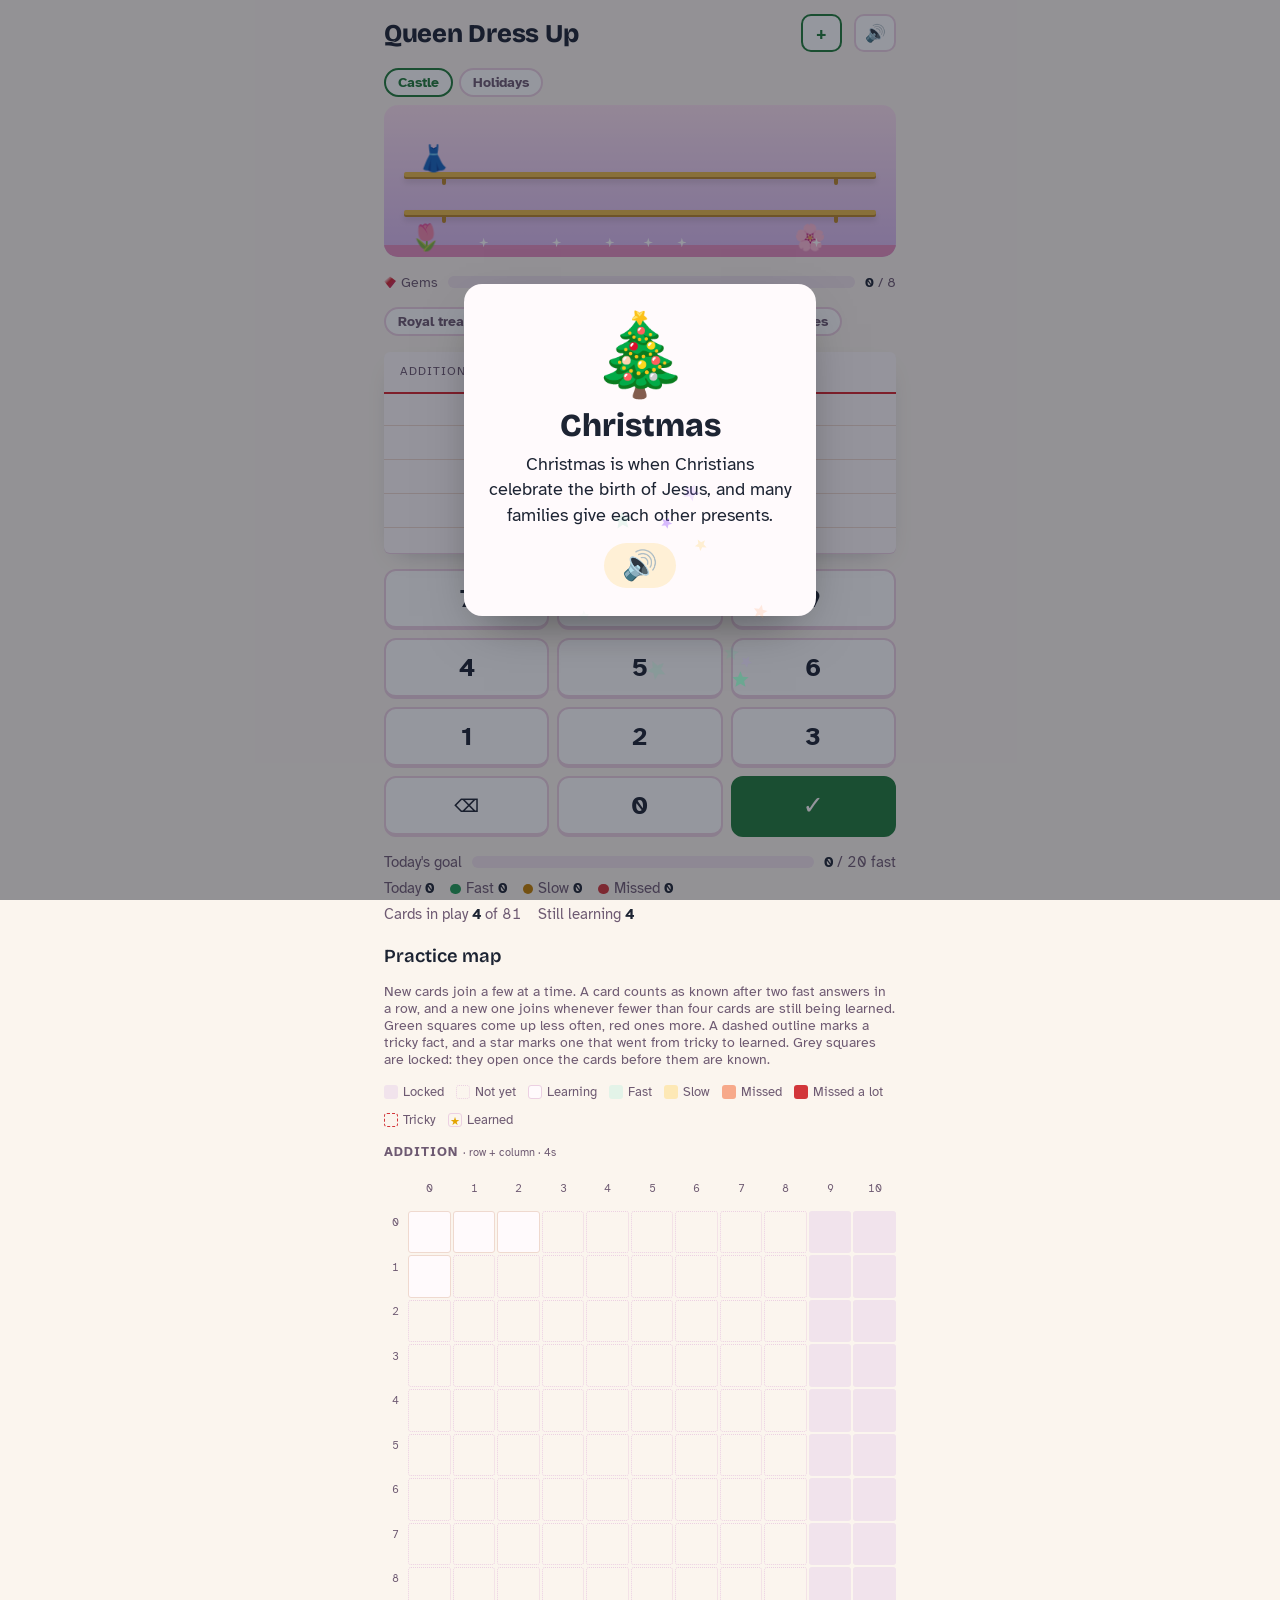
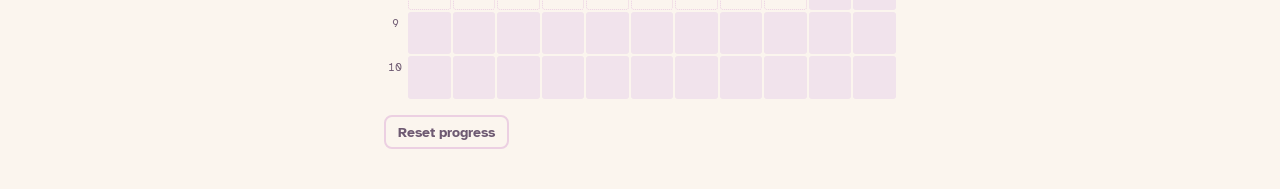
<file: grade1/index.html>
<!DOCTYPE html>
<html lang="en">
<head>
<meta charset="utf-8">
<title>Queen Dress Up</title>
<meta name="viewport" content="width=device-width,initial-scale=1,viewport-fit=cover">
<meta name="description" content="Flash-card practice for addition and multiplication facts, with a royal collection of dresses, tiaras and more to fill.">
<link rel="icon" href="favicon.svg">
<link rel="preconnect" href="https://fonts.googleapis.com">
<link rel="stylesheet" href="https://fonts.googleapis.com/css2?family=Atkinson+Hyperlegible:wght@400;700&family=Bricolage+Grotesque:opsz,wght@12..96,600;12..96,800&display=swap">
<style>:root{color-scheme:light;box-sizing:border-box;padding-top:env(safe-area-inset-top,0px);padding-bottom:env(safe-area-inset-bottom,0px)}html{scroll-padding-top:env(safe-area-inset-top,0px)}body{margin:0;padding:0;font:14px -apple-system,BlinkMacSystemFont,sans-serif;background:#fff;color:#000}img{max-width:100%}[hidden]:not([hidden=until-found i]){display:none!important}</style>
<style>
/* Layout: one column; collection tank and currency meter, star shelf, index card, keypad, today's numbers, practice map. */
:root {
  --bg: #eef1f6;
  --ink: #1d2433;
  --muted: #5b6478;
  --card: #fffdf8;
  --rule: #d9534f;
  --line: #c9d7ec;
  --accent: #2f5bd3;
  --key: #ffffff;
  --key-edge: #cfd6e4;
  --good: #1f9d55;
  --slow: #c27f00;
  --bad: #d2363a;
  --gold: #e3a400;
  --gold-soft: #fff3cc;
  --heat0: #e3f3e8;
  --heat1: #fde8b5;
  --heat2: #f7a98a;
  --heat3: #d2363a;
  --off: #e2e6ee;
  --water-top: #8fd3f0;
  --water-bot: #2f86c4;
  --sand: #f1d9a4;
  --pearl: #c9b8ff;
  --r0: #2f5bd3;
  --r1: #8a3ffc;
  --r2: #d48a00;
  --r3: #e0457b;
  --scrim: rgba(20, 26, 40, .45);
  --display: "Bricolage Grotesque", "Avenir Next", system-ui, sans-serif;
  --body: "Atkinson Hyperlegible", "Segoe UI", system-ui, sans-serif;
}
@media (prefers-color-scheme: dark) { :root:not([data-theme="light"]) {
  --bg: #141821; --ink: #e8ecf4; --muted: #9aa3b6; --card: #1f2533; --rule: #e0645f;
  --line: #2d3850; --accent: #7d9ef5; --key: #262d3d; --key-edge: #39425a;
  --good: #3ec27a; --slow: #f0b232; --bad: #f2615f; --gold: #ffc93c; --gold-soft: #3a3016;
  --heat0: #1f3a2c; --heat1: #4a3d17; --heat2: #6b3424; --heat3: #b3282c; --off: #222837;
  --water-top: #1d5f86; --water-bot: #0b2a46; --sand: #6b5a3a; --pearl: #a996ff;
  --r0: #7d9ef5; --r1: #b98bff; --r2: #ffc93c; --r3: #ff7aa8;
  --scrim: rgba(0, 0, 0, .55);
  color-scheme: dark; } }
:root[data-theme="dark"] {
  --bg: #141821; --ink: #e8ecf4; --muted: #9aa3b6; --card: #1f2533; --rule: #e0645f;
  --line: #2d3850; --accent: #7d9ef5; --key: #262d3d; --key-edge: #39425a;
  --good: #3ec27a; --slow: #f0b232; --bad: #f2615f; --gold: #ffc93c; --gold-soft: #3a3016;
  --heat0: #1f3a2c; --heat1: #4a3d17; --heat2: #6b3424; --heat3: #b3282c; --off: #222837;
  --water-top: #1d5f86; --water-bot: #0b2a46; --sand: #6b5a3a; --pearl: #a996ff;
  --r0: #7d9ef5; --r1: #b98bff; --r2: #ffc93c; --r3: #ff7aa8;
  --scrim: rgba(0, 0, 0, .55);
  color-scheme: dark; }

* { box-sizing: border-box; }
body { background: var(--bg); color: var(--ink); font-family: var(--body); font-size: 16px; }
.wrap { max-width: 34rem; margin: 0 auto; padding-inline: 16px; padding-block: 14px 40px; display: grid; gap: 16px; }

header { display: flex; align-items: center; justify-content: space-between; gap: 12px; flex-wrap: wrap; }
h1 { font-family: var(--display); font-weight: 800; font-size: 1.6rem; margin: 0; letter-spacing: -0.01em; }
.hdr-right { display: flex; gap: 6px; align-items: center; }
.op-toggle, .mute { font: 700 1.05rem var(--body); width: 2.6rem; height: 2.4rem; border-radius: 10px;
  border: 2px solid var(--key-edge); background: var(--key); color: var(--muted); cursor: pointer; }
.op-toggle[aria-pressed="true"] { border-color: var(--accent); color: var(--accent); }
.mute { margin-left: 6px; -webkit-touch-callout: none; user-select: none; -webkit-user-select: none; touch-action: manipulation; }
.flash-btn { width: 2rem; border-color: transparent; background: none; opacity: .55; padding: 0; display: grid; place-items: center; }
.flash-btn svg { width: 1.1rem; height: 1.1rem; fill: currentColor; }
.flash-btn[aria-pressed="true"] { opacity: 1; color: var(--gold); }
.flash-btn.new { animation: chipin .6s cubic-bezier(.3,1.6,.5,1); }
button:focus-visible, summary:focus-visible { outline: 3px solid var(--accent); outline-offset: 2px; }

/* aquarium */
.tank { position: relative; height: 108px; border-radius: 14px; overflow: hidden;
  background: linear-gradient(var(--water-top), var(--water-bot)); }
.tank::after { content: ""; position: absolute; left: 0; right: 0; bottom: 0; height: 14px; background: var(--sand); border-radius: 50% 50% 0 0 / 8px 8px 0 0; }
.weed { position: absolute; bottom: 4px; font-size: 1.6rem; z-index: 1; transform-origin: bottom center; animation: sway 4s ease-in-out infinite alternate; }
@keyframes sway { from { transform: rotate(-6deg); } to { transform: rotate(6deg); } }
.swim { position: absolute; z-index: 2; line-height: 1; animation: swim linear infinite; }
.swim.floor { top: auto !important; bottom: 5px; animation-name: crawl; }
/* belly-up: floats at the surface, drifting without turning */
.swim.belly { top: 2px !important; animation-name: drift; animation-timing-function: ease-in-out; }
.upside { display: inline-block; transform: scaleY(-1); }
/* floating on the surface (a lotus), drifting the same way */
.swim.float { top: 0 !important; animation-name: drift; animation-timing-function: ease-in-out; }
/* some fish swim behind the decorations */
.swim.behind { z-index: 0; }
@keyframes drift { 0%, 100% { left: 6%; } 50% { left: calc(90% - 2rem); } }
@keyframes swim {
  0% { left: 2%; transform: scaleX(-1); } 48% { left: calc(96% - 2rem); transform: scaleX(-1); }
  50% { left: calc(96% - 2rem); transform: scaleX(1); } 98% { left: 2%; transform: scaleX(1); } 100% { left: 2%; transform: scaleX(-1); }
}
@keyframes crawl {
  0% { left: 8%; transform: scaleX(1); } 48% { left: calc(90% - 2rem); transform: scaleX(1); }
  50% { left: calc(90% - 2rem); transform: scaleX(-1); } 98% { left: 8%; transform: scaleX(-1); } 100% { left: 8%; transform: scaleX(1); }
}
.bob { display: inline-block; cursor: pointer; animation: bob 2.4s ease-in-out infinite alternate; }
.bob.hop { animation: hop .6s ease-out; }
.bob.ghost { cursor: default; filter: brightness(0); opacity: .16; }
.papel { position: absolute; top: 0; left: 0; right: 0; z-index: 3; display: flex; justify-content: space-around; pointer-events: none;
  border-top: 2px solid rgba(90, 60, 70, .55); }
.papel svg { width: 8%; max-width: 24px; height: auto; display: block; }
.papel + .holiday-name { top: 26px; }
/* a holiday's currency icon is an emoji in place of the pearl */
.pearl-icon.emoji, .pearl-fly.emoji { width: auto; height: auto; background: none; box-shadow: none; clip-path: none; border-radius: 0; line-height: 1; }
.pearl-icon.emoji { font-size: 13px; }
.pearl-fly.emoji { font-size: 18px; }
.pearl-icon.emoji .drawn, .pearl-fly.emoji .drawn { width: 1.1em; height: 1.1em; vertical-align: -.15em; }
.emoji.lit { filter: drop-shadow(0 0 2px #ffd36a) drop-shadow(0 0 4px rgba(255, 170, 40, .8)); }
.pearl-icon.lit { animation: flicker 1.8s ease-in-out infinite alternate; }
/* a holiday item that glows, and a rangoli on the sand */
.glow { display: inline-block; filter: drop-shadow(0 0 2px #ffe27a) drop-shadow(0 0 5px rgba(255, 190, 60, .8)); }
.rangoli { position: absolute; bottom: -10px; left: 50%; z-index: 1; width: 64px; line-height: 0; transform: translateX(-50%) scaleY(.4); pointer-events: none; }
.rangoli svg { width: 100%; height: auto; }
/* a holiday's banner (New Year's number, "Dream"), strung across the top right of the holiday room */
.banner { position: absolute; top: 3px; right: 10px; z-index: 7; padding: 1px 9px 2px; border-radius: 3px; pointer-events: none;
  font: 800 .78rem var(--display); letter-spacing: .04em; color: var(--c, #fff); background: var(--bg-c, #1d2a5a); box-shadow: 0 1px 3px rgba(0,0,0,.35); }
.banner::before, .banner::after { content: ""; position: absolute; top: 50%; width: 9px; border-top: 1px solid rgba(255,255,255,.6); }
.banner::before { right: 100%; } .banner::after { left: 100%; }
/* a quiet night's full moon, between the hanging lanterns */
.moon { position: absolute; top: 24px; right: calc(20% - 11px); z-index: 5; width: 22px; height: 22px; border-radius: 50%; pointer-events: none;
  background: #fff6d8; box-shadow: 0 0 8px 3px rgba(255, 240, 200, .6), 0 0 22px 8px rgba(255, 240, 200, .25); }
/* a robot fish's blinking antenna, and a diamond fish that twinkles */
.blink { animation: blink 1.2s steps(1) infinite; }
@keyframes blink { 50% { fill: #5a1418; } }
.sparkly { display: inline-block; animation: twinkle 2.2s ease-in-out infinite; }
@keyframes twinkle { 0%, 100% { filter: drop-shadow(0 0 1px #fff); } 50% { filter: brightness(1.25) drop-shadow(0 0 3px #fff) drop-shadow(0 0 6px #9fe8ff); } }
.holiday-name { position: absolute; top: 4px; left: 8px; z-index: 7; font-size: .7rem; font-weight: 700; color: #fff; text-shadow: 0 1px 2px rgba(0,0,0,.6); pointer-events: none; }
/* tapping a holiday's name shows its About card again */
.holiday-name button { font: inherit; color: inherit; background: none; border: 0; padding: 2px 0; cursor: pointer; pointer-events: auto;
  text-decoration: underline dotted; text-underline-offset: 2px; }
/* holiday effects (a look's `night`, `fall` and `lights`): a dark room, things falling through it, lights that glow */
.tank.night::before { content: ""; position: absolute; inset: 0; z-index: 4; background: rgba(8, 10, 40, .5); pointer-events: none; }
.fall { position: absolute; top: -12px; z-index: 5; pointer-events: none; animation: fall linear infinite; }
.fall.dot { border-radius: 50%; }
.fall.petal { border-radius: 50% 0; }
.fall.leaf { border-radius: 0 70%; }
@keyframes fall {
  0% { transform: translate(0, 0) rotate(0); } 25% { transform: translate(9px, 45px) rotate(90deg); }
  50% { transform: translate(-2px, 90px) rotate(180deg); } 75% { transform: translate(-10px, 135px) rotate(270deg); }
  100% { transform: translate(0, 180px) rotate(360deg); }
}
.light { position: absolute; z-index: 6; line-height: 0; font-size: 15px; transform: translateX(-50%); pointer-events: none;
  filter: drop-shadow(0 0 2px #ffd36a) drop-shadow(0 0 5px rgba(255, 180, 60, .7)); animation: flicker 1.8s ease-in-out infinite alternate; }
.light.hang { transform: translate(-50%, 100%); }
.light .drawn { width: 1em; height: 1em; vertical-align: 0; }
.light.bulb { width: 6px; height: 8px; border-radius: 50% 50% 45% 45%; background: var(--c); filter: none; box-shadow: 0 0 4px 1px var(--c), 0 0 9px 2px var(--c); }
.wire { position: absolute; z-index: 6; height: 0; border-top: 1px solid rgba(40, 50, 40, .7); pointer-events: none; }
@keyframes flicker { from { opacity: .8; } to { opacity: 1; } }
@keyframes bob { from { transform: translateY(-3px); } to { transform: translateY(3px); } }
@keyframes hop { 0% { transform: translateY(0) scale(1); } 40% { transform: translateY(-18px) scale(1.25); } 100% { transform: translateY(0) scale(1); } }
/* display room (THEME.display = "shelves"): shelves on the back wall, walkers on the floor, fliers above */
.tank { container-type: inline-size; }
.shelf { position: absolute; z-index: 1; height: 5px; border-radius: 2px; background: var(--shelf, #e8b84a);
  box-shadow: 0 2px 0 var(--shelf-edge, #b9862a), 0 5px 6px rgba(0,0,0,.15); }
.shelf::before, .shelf::after { content: ""; position: absolute; top: 5px; width: 4px; height: 8px; background: var(--shelf-edge, #b9862a); border-radius: 0 0 3px 3px; }
.shelf::before { left: 8%; } .shelf::after { right: 8%; }
.spot { position: absolute; z-index: 2; line-height: 1; transform: translateX(-50%); }
.spot-fly { z-index: 3; }
.spot .bob { animation: none; transform-origin: 50% 100%; }
.spot .bob.hop { animation: hop .6s ease-out; }
.pace { display: inline-block; animation: pace ease-in-out infinite; }
@keyframes pace {
  0%, 8% { transform: translateX(-9px) scaleX(-1); } 42% { transform: translateX(9px) scaleX(-1); }
  50%, 58% { transform: translateX(9px) scaleX(1); } 92% { transform: translateX(-9px) scaleX(1); } 100% { transform: translateX(-9px) scaleX(-1); }
}
.hover { display: inline-block; animation: hover ease-in-out infinite; }
@keyframes hover { 0%, 100% { transform: translate(0, 0); } 25% { transform: translate(5px, -3px); } 50% { transform: translate(0, -5px); } 75% { transform: translate(-5px, -2px); } }
/* earthquakes: prizes knocked to the floor lie there at an angle until fast answers put them back */
.fallen { z-index: 3; }
.fallen > span { display: inline-block; transform: rotate(var(--rot)); transform-origin: 50% 70%; }
.fallen > span.drop { animation: drop .75s cubic-bezier(.5,0,.75,0) both; }
@keyframes drop {
  0% { transform: translateY(-80px) rotate(0); } 65% { transform: translateY(0) rotate(var(--rot)); }
  80% { transform: translateY(-7px) rotate(var(--rot)); } 100% { transform: translateY(0) rotate(var(--rot)); }
}
.wrap.quake { animation: quake 1.2s linear; }
@keyframes quake {
  0%, 100% { transform: none; } 8% { transform: translate(-7px, 2px) rotate(-.6deg); } 16% { transform: translate(6px, -3px) rotate(.5deg); }
  24% { transform: translate(-8px, -1px) rotate(-.4deg); } 32% { transform: translate(7px, 3px) rotate(.6deg); } 40% { transform: translate(-6px, 2px); }
  50% { transform: translate(5px, -2px) rotate(.3deg); } 60% { transform: translate(-4px, 1px); } 70% { transform: translate(3px, -1px); }
  80% { transform: translate(-2px, 1px); } 90% { transform: translate(1px, 0); }
}
.bubble { position: absolute; bottom: 10px; width: 6px; height: 6px; border-radius: 50%; border: 1.5px solid rgba(255,255,255,.7); z-index: 1; animation: rise linear infinite; }
@keyframes rise { from { transform: translateY(0); opacity: .9; } to { transform: translateY(-110px); opacity: 0; } }

.meter-row { display: grid; grid-template-columns: auto 1fr auto; gap: 10px; align-items: center; font-size: .9rem; color: var(--muted); font-variant-numeric: tabular-nums; }
.meter-row b { color: var(--ink); }
.meter { height: 12px; border-radius: 6px; background: var(--off); overflow: hidden; }
.meter > i { display: block; height: 100%; width: 0; border-radius: 6px; background: linear-gradient(90deg, var(--pearl), var(--accent)); transition: width .5s cubic-bezier(.3,1.4,.5,1); }
.meter.pulse > i { animation: meterpulse .5s; }
@keyframes meterpulse { 50% { filter: brightness(1.4); } }
.pearl-icon { display: inline-block; width: 12px; height: 12px; border-radius: 50%; vertical-align: -1px; margin-right: 5px;
  background: radial-gradient(circle at 35% 35%, #fff, var(--pearl) 60%, #8a7ad6); }
.pearl-fly { position: fixed; z-index: 21; width: 16px; height: 16px; border-radius: 50%; pointer-events: none;
  background: radial-gradient(circle at 35% 35%, #fff, var(--pearl) 60%, #8a7ad6); box-shadow: 0 0 10px var(--pearl);
  transition: transform .7s cubic-bezier(.5,-0.4,.5,1), opacity .7s; }

.dex-grid { display: grid; grid-template-columns: repeat(auto-fill, minmax(4.6rem, 1fr)); gap: 6px; margin-top: 8px; }
.dex-item { border: 2px solid var(--key-edge); border-radius: 10px; padding: 6px 4px; text-align: center; font-size: .7rem; color: var(--muted); background: var(--card); }
.dex-item .e { font-size: 1.6rem; display: block; line-height: 1.2; }
.dex-item.unknown .e { color: var(--muted); font-family: var(--display); font-weight: 800; }

/* star shelf */
.shelf { display: flex; flex-wrap: wrap; gap: 6px; align-items: center; }
.shelf-label { font-size: .75rem; letter-spacing: .08em; text-transform: uppercase; color: var(--muted); font-weight: 700; margin-right: 4px; }
.chip { display: inline-flex; align-items: center; gap: 4px; background: var(--gold-soft); color: var(--ink);
  border-radius: 999px; padding: 3px 10px 3px 6px; font-size: .85rem; font-variant-numeric: tabular-nums; }
.chip svg { width: 16px; height: 16px; fill: var(--gold); }
.chip.new { animation: chipin .6s cubic-bezier(.3,1.6,.5,1); }
@keyframes chipin { from { transform: scale(0); } to { transform: scale(1); } }

/* index card */
.card { position: relative; background: var(--card); border-radius: 6px; padding: 54px 20px 30px;
  box-shadow: 0 1px 0 var(--key-edge), 0 10px 24px -14px rgba(20,30,60,.35);
  background-image:
    linear-gradient(var(--rule), var(--rule)),
    repeating-linear-gradient(to bottom, transparent 0 33px, var(--line) 33px 34px);
  background-size: 100% 2px, 100% 100%;
  background-position: 0 40px, 0 40px;
  background-repeat: no-repeat, no-repeat;
  text-align: center; overflow: hidden; }
.card.golden { box-shadow: 0 0 0 3px var(--gold), 0 10px 30px -10px var(--gold); }
.card.golden::before { content: ""; position: absolute; inset: 0; pointer-events: none;
  background: linear-gradient(105deg, transparent 35%, rgba(255, 215, 90, .35) 50%, transparent 65%);
  background-size: 250% 100%; animation: shimmer 2.2s linear infinite; }
@keyframes shimmer { from { background-position: 120% 0; } to { background-position: -120% 0; } }
.card.shake { animation: shake .3s; }
.card.glow { animation: glow .9s; }
@keyframes shake { 25% { transform: translateX(-6px); } 75% { transform: translateX(6px); } }
@keyframes glow { 0% { box-shadow: 0 0 0 0 var(--gold); } 40% { box-shadow: 0 0 0 6px var(--gold); } 100% { box-shadow: 0 0 0 0 transparent; } }
.tag { position: absolute; top: 12px; left: 16px; font-size: .75rem; letter-spacing: .08em; text-transform: uppercase; color: var(--muted); }
.badge { position: absolute; top: 9px; right: 14px; font-size: .75rem; font-weight: 700; border-radius: 999px; padding: 1px 8px; }
.badge.tricky { color: var(--bad); border: 1.5px dashed var(--bad); }
.badge.fresh { color: var(--accent); border: 1.5px solid var(--accent); }
.badge.gold { color: var(--ink); background: var(--gold); }
.combo { position: absolute; right: 14px; bottom: 8px; font-family: var(--display); font-weight: 800; font-size: 1.1rem; color: var(--r3); font-variant-numeric: tabular-nums; }
.combo.bump { animation: bump .35s cubic-bezier(.3,1.8,.5,1); }
@keyframes bump { from { transform: scale(1.7); } to { transform: scale(1); } }
.problem { font-family: var(--display); font-weight: 800; font-size: clamp(2.8rem, 13vw, 4.4rem);
  line-height: 1.1; font-variant-numeric: tabular-nums; display: flex; justify-content: center; align-items: baseline; gap: .25em; flex-wrap: wrap;
  transition: opacity .2s; position: relative; }
.card.cheering .problem { opacity: .18; }
/* integral mode (hidden testing shortcut) */
.card.integral .problem { font-size: clamp(1.7rem, 8vw, 2.6rem); }
.int { display: inline-flex; align-items: center; gap: .05em; }
.int-sign { font-size: 1.7em; font-weight: 400; line-height: 1; }
.int-lim { display: inline-flex; flex-direction: column; justify-content: space-between; align-self: stretch; font-size: .5em; line-height: 1; padding-block: .1em; }
.answer { min-width: 1.6em; border-bottom: 4px solid var(--accent); color: var(--accent); }
.answer.empty { color: transparent; }
.answer.ghost { color: var(--muted); opacity: .45; }
.feedback { min-height: 1.6rem; margin-top: 10px; font-weight: 700; font-size: 1.05rem; position: relative; }
.feedback.good { color: var(--good); } .feedback.slow { color: var(--slow); } .feedback.bad { color: var(--bad); }
.feedback.hint { color: var(--muted); font-weight: 400; }
.cheer { position: absolute; inset: 0; display: grid; place-items: center; pointer-events: none;
  font-family: var(--display); font-weight: 800; font-size: clamp(2rem, 10vw, 3.2rem); letter-spacing: -0.01em;
  text-wrap: balance; padding-inline: 12px; }
.cheer.pop { animation: pop 1.2s cubic-bezier(.2,1.5,.4,1) forwards; }
.cheer.soft { font-size: clamp(1.6rem, 8vw, 2.4rem); }
@keyframes pop {
  0% { transform: scale(.2) rotate(-8deg); opacity: 0; } 25% { transform: scale(1.15) rotate(3deg); opacity: 1; }
  40% { transform: scale(1) rotate(0); } 80% { opacity: 1; } 100% { transform: translateY(-14px); opacity: 0; }
}

.pad { display: grid; grid-template-columns: repeat(3, 1fr); gap: 8px; }
.key { font: 700 1.6rem var(--body); padding-block: 12px; border-radius: 12px; border: 2px solid var(--key-edge);
  border-bottom-width: 4px; background: var(--key); color: var(--ink); cursor: pointer; touch-action: manipulation; }
.key:active { transform: translateY(2px); border-bottom-width: 2px; }
.key.go { background: var(--accent); border-color: var(--accent); color: var(--card); }
.key.small { font-size: 1.1rem; }

.stats { display: grid; gap: 8px; font-variant-numeric: tabular-nums; color: var(--muted); font-size: .95rem; }
.stats .row { display: flex; gap: 16px; flex-wrap: wrap; align-items: center; }
.stats b { color: var(--ink); }
.goal { display: grid; grid-template-columns: auto 1fr auto; gap: 10px; align-items: center; }
.goal .meter > i { background: linear-gradient(90deg, var(--good), var(--gold)); }
.dot { display: inline-block; width: .7em; height: .7em; border-radius: 50%; margin-right: 5px; vertical-align: -.05em; }

h2 { font-family: var(--display); font-weight: 600; font-size: 1.15rem; margin: 6px 0 0; }
.maps { display: grid; gap: 18px; }
.map h3 { margin: 0 0 6px; font-size: .8rem; letter-spacing: .08em; text-transform: uppercase; color: var(--muted); font-weight: 700; }
.map h3 small { text-transform: none; letter-spacing: 0; font-weight: 400; }
.grid { display: grid; gap: 2px; font-size: .7rem; font-variant-numeric: tabular-nums; }
.grid span { aspect-ratio: 1; display: grid; place-items: center; border-radius: 3px; max-width: 100%; }
.grid .hd { color: var(--muted); }
.grid .cell { border: 1px solid var(--line); color: var(--gold); font-size: .8rem; line-height: 1; }
.grid .cell.hard { border: 1.5px dashed var(--bad); }
.grid .cell.later { background: transparent; border: 1px dotted var(--key-edge); }
.legend { display: flex; gap: 12px; flex-wrap: wrap; font-size: .8rem; color: var(--muted); align-items: center; }
.legend span { display: inline-flex; align-items: center; gap: 5px; }
.legend i { width: 14px; height: 14px; border-radius: 3px; display: inline-block; font-style: normal; font-size: .7rem; line-height: 14px; text-align: center; }
.note { color: var(--muted); font-size: .85rem; margin: 0; max-width: 65ch; }

.foot { display: flex; gap: 10px; align-items: center; flex-wrap: wrap; }
.text-btn { font: 700 .9rem var(--body); background: none; border: 2px solid var(--key-edge); color: var(--muted);
  border-radius: 8px; padding: 6px 12px; cursor: pointer; }
.text-btn.danger { border-color: var(--bad); color: var(--bad); }

/* effects and big moments */
#fx { position: fixed; inset: 0; width: 100%; height: 100%; pointer-events: none; z-index: 20; }
.big { position: fixed; inset: 0; z-index: 15; display: grid; place-items: center; background: var(--scrim); padding-inline: 16px; cursor: pointer; }
.big-card { background: var(--card); border-radius: 18px; padding: 28px 24px; text-align: center; max-width: 22rem; width: 100%;
  box-shadow: 0 20px 50px -20px rgba(0,0,0,.5); animation: bigin .7s cubic-bezier(.2,1.6,.4,1); }
.big-icon { font-size: 5rem; line-height: 1.1; display: inline-block; }
.big-icon svg { width: 76px; height: 76px; fill: var(--gold); }
.big-icon.spin { animation: spin 1.4s ease-out; }
.big-icon.idle { animation: idle 1.2s ease-in-out infinite; }
.big-icon.wobble { animation: wobble .8s ease-in-out; }
.big-icon.reveal { animation: reveal .8s cubic-bezier(.2,1.8,.4,1); }
@keyframes idle { 50% { transform: scale(1.08) rotate(-4deg); } }
@keyframes wobble { 0%,100% { transform: rotate(0); } 15% { transform: rotate(-16deg) scale(1.1); } 30% { transform: rotate(14deg) scale(1.15); } 45% { transform: rotate(-12deg) scale(1.2); } 60% { transform: rotate(10deg) scale(1.25); } 80% { transform: scale(1.4); } }
@keyframes reveal { from { transform: scale(0) rotate(-30deg); } to { transform: scale(1) rotate(0); } }
.big-title { font-family: var(--display); font-weight: 800; font-size: 2rem; margin: 8px 0 4px; text-wrap: balance; line-height: 1.1; }
.big-fact { font-family: var(--display); font-weight: 600; font-size: 1.4rem; color: var(--accent); font-variant-numeric: tabular-nums; }
.big-sub { color: var(--muted); margin-top: 8px; font-size: .95rem; }
.big-sub.about { color: var(--ink); font-size: 1.15rem; line-height: 1.4; text-wrap: balance; }
.big-say { margin-top: 14px; font-size: 1.8rem; line-height: 1; padding: 8px 18px; border: 0; border-radius: 999px; background: var(--gold-soft); color: var(--ink); cursor: pointer; }
@keyframes bigin { from { transform: scale(.3); opacity: 0; } to { transform: scale(1); opacity: 1; } }
@keyframes spin { from { transform: rotate(-200deg) scale(.2); } to { transform: rotate(0) scale(1); } }
.flyer { position: fixed; z-index: 21; width: 40px; height: 40px; fill: var(--gold); pointer-events: none;
  transition: transform .9s cubic-bezier(.5,-0.3,.4,1); }

@media (prefers-reduced-motion: reduce) {
  .card.shake, .card.glow, .cheer.pop, .big-card, .big-icon, .chip.new, .flash-btn.new, .combo.bump, .wrap.quake, .fallen > span.drop, .swim, .bob, .pace, .hover, .weed, .bubble, .light, .blink, .sparkly, .card.golden::before { animation: none !important; }
  .cheer.pop { opacity: 1; }
  .flyer, .pearl-fly, .bubble, .fall { display: none; }
}

/* rooms, decorations and shiny friends */
.rooms { display: flex; gap: 6px; flex-wrap: wrap; margin-bottom: -8px; }
.pill { font: 700 .85rem var(--body); border: 2px solid var(--key-edge); background: var(--key); color: var(--muted);
  border-radius: 999px; padding: 4px 12px; cursor: pointer; }
.pill[aria-pressed="true"] { border-color: var(--accent); color: var(--accent); }
.pill:disabled { opacity: .45; cursor: default; }
.drawn { width: 1.3em; height: 1.3em; vertical-align: -0.25em; }
.big-icon svg.drawn, .big-icon svg.outfit { width: 104px; height: 104px; }
.tank.decorating { cursor: crosshair; outline: 3px dashed var(--accent); outline-offset: 2px; }
.deco { position: absolute; bottom: 3px; z-index: 1; font-size: 1.8rem; line-height: 1; transform: translateX(-50%); }
.deco.deco-big { font-size: 2.8rem; }
.decorating .deco { cursor: pointer; }
.shiny { filter: hue-rotate(160deg) saturate(1.4) drop-shadow(0 0 3px #ffd95e) drop-shadow(0 0 5px #fff3b0); }
button.dex-item:disabled { opacity: .55; cursor: default; }

/* drawers under the tank: collection, shop, decorate, dress up, badges, pictures, and a tapped friend */
.drawers { display: flex; gap: 6px; flex-wrap: wrap; }
.drawer { background: var(--card); border: 2px solid var(--line); border-radius: 12px; padding: 12px; display: grid; gap: 10px; }
.drawer h4 { margin: 0; font-size: .8rem; letter-spacing: .08em; text-transform: uppercase; color: var(--muted); }
.drawer .note b { color: var(--ink); }
.dex-item { position: relative; }
.dex-item.shiny-item { border-color: var(--gold) !important; background: var(--gold-soft); }
.dex-item .n { position: absolute; top: 2px; right: 5px; font-weight: 700; color: var(--ink); }
.dex-item.locked { opacity: .5; }
button.dex-item { font: inherit; font-size: .7rem; cursor: pointer; }
button.dex-item[aria-pressed="true"] { border-color: var(--accent) !important; box-shadow: 0 0 0 2px var(--accent); }
.dex-item .price { display: block; font-weight: 700; color: var(--ink); margin-top: 2px; }
.pet { display: grid; grid-template-columns: auto 1fr; gap: 6px 14px; align-items: center; }
.pet-e { font-size: 3rem; line-height: 1; grid-row: span 2; }
.pet-row { display: flex; gap: 8px; flex-wrap: wrap; align-items: center; }
.pet input { font: 1rem var(--body); padding: 5px 8px; border-radius: 8px; border: 2px solid var(--key-edge); background: var(--key); color: var(--ink); width: 9rem; }
.doll-wrap { display: grid; grid-template-columns: 10rem 1fr; gap: 12px; align-items: start; }
@media (max-width: 30rem) { .doll-wrap { grid-template-columns: 1fr; justify-items: center; } }
.doll { position: relative; width: 10rem; height: 13rem; border-radius: 12px; background: linear-gradient(var(--water-top), var(--water-bot)); overflow: hidden; }
.doll > span { position: absolute; left: 50%; transform: translateX(-50%); line-height: 1; }
.doll .d-back { top: 3.2rem; font-size: 5.6rem; z-index: 0; }
.doll .d-dress { top: 4.2rem; font-size: 5.2rem; z-index: 1; }
.doll .d-head { top: .9rem; width: 4.4rem; z-index: 2; }
.doll .d-head svg { width: 100%; height: auto; display: block; }
.doll .d-hat { top: .2rem; font-size: 2.1rem; z-index: 3; }
.doll .d-hand { top: 6.6rem; left: 80%; font-size: 2rem; z-index: 3; }
.doll .d-feet { bottom: .3rem; font-size: 1.7rem; z-index: 2; }
.slots { display: grid; gap: 8px; }
.slot-row { display: flex; gap: 4px; flex-wrap: wrap; align-items: center; }
.slot-row > span { font-size: .75rem; color: var(--muted); width: 2.8rem; }
.slot-btn { font-size: 1.4rem; line-height: 1; width: 2.6rem; height: 2.6rem; border-radius: 10px; border: 2px solid var(--key-edge); background: var(--key); color: var(--muted); cursor: pointer; padding: 0; }
.slot-btn[aria-pressed="true"] { border-color: var(--accent); box-shadow: 0 0 0 2px var(--accent); }
.badges { display: grid; grid-template-columns: repeat(auto-fill, minmax(6.5rem, 1fr)); gap: 6px; }
.bdg { border: 2px solid var(--gold); background: var(--gold-soft); border-radius: 10px; padding: 6px; text-align: center; font-size: .72rem; color: var(--muted); }
.bdg .e { display: block; font-size: 1.5rem; line-height: 1.3; color: var(--ink); font-family: var(--display); font-weight: 800; }
.bdg b { display: block; color: var(--ink); font-size: .8rem; }
.bdg.locked { border: 2px dashed var(--key-edge); background: none; }
.bdg.locked .e { filter: grayscale(1); opacity: .35; }
.mosaics { display: grid; grid-template-columns: repeat(auto-fill, minmax(8.5rem, 1fr)); gap: 12px; }
.mosaic { display: grid; gap: 1px; }
.mosaic i { aspect-ratio: 1; border-radius: 2px; background: var(--off); }
.mosaic i.none { background: none; }
.mosaic-cap { font-size: .75rem; color: var(--muted); margin-top: 4px; }

/* play modes */
.modes { display: flex; gap: 6px; flex-wrap: wrap; }
.modebar { position: relative; height: 2.6rem; border-radius: 12px; overflow: hidden; background: linear-gradient(90deg, var(--water-top), var(--water-bot)); }
.modebar .mover, .modebar .goal { position: absolute; top: 50%; font-size: 1.7rem; line-height: 1; transform: translate(0, -50%); transition: left .6s cubic-bezier(.3,1.4,.5,1); }
.modebar .goal { right: 6px; }
.modebar .clock { position: absolute; inset: 0; display: flex; align-items: center; justify-content: space-between; padding-inline: 12px;
  font: 800 1.2rem var(--display); color: #fff; text-shadow: 0 1px 2px rgba(0,0,0,.4); font-variant-numeric: tabular-nums; }
.modebar .left { position: absolute; left: 0; top: 0; bottom: 0; background: rgba(255, 255, 255, .28); }
.card.rainbow { box-shadow: 0 0 0 3px #ff5d8f, 0 0 0 6px #ffc93c, 0 0 0 9px #29c27f, 0 0 0 12px #4d7cfe, 0 12px 30px -10px #a66cff; }
.badge.rainbow { color: #fff; background: linear-gradient(90deg, #ff5d8f, #ffb02e, #29c27f, #4d7cfe, #a66cff); }
.grid .cell.locked { background: var(--off); border: 1px solid transparent; }
@media (prefers-reduced-motion: reduce) { .modebar .mover { transition: none; } }

/* ---------- theme ---------- */
/* Princess theme: pink and lavender palette, a castle room for the tank, gems instead of pearls. */
:root {
  --bg: #fbf0f6; --muted: #6e5a72; --card: #fffafc; --rule: #c45ab3; --line: #f0d3e6;
  --accent: #b5338a; --key-edge: #ecd0e2; --off: #f1e3ec; --gold-soft: #fff0d6;
  --water-top: #fde2f1; --water-bot: #d8b8f0; --sand: #e58fbf; --pearl: #ff6fb5;
}
@media (prefers-color-scheme: dark) { :root:not([data-theme="light"]) {
  --bg: #1b1420; --muted: #b9a5bd; --card: #271d2c; --rule: #e07acb; --line: #43304a;
  --accent: #f28ccf; --key: #2c2131; --key-edge: #4a3651; --off: #2a2030; --gold-soft: #3a3016;
  --water-top: #4a2c5e; --water-bot: #24153a; --sand: #7a3a64; --pearl: #ff8cc6; } }
:root[data-theme="dark"] {
  --bg: #1b1420; --muted: #b9a5bd; --card: #271d2c; --rule: #e07acb; --line: #43304a;
  --accent: #f28ccf; --key: #2c2131; --key-edge: #4a3651; --off: #2a2030; --gold-soft: #3a3016;
  --water-top: #4a2c5e; --water-bot: #24153a; --sand: #7a3a64; --pearl: #ff8cc6; }

/* the castle is a display room (THEME.display = "shelves"): taller, to fit two gold shelves above the floor */
.tank { height: 132px; }
/* the tank floor becomes a carpet, bubbles become drifting sparkles */
.tank::after { height: 12px; border-radius: 0; }
.bubble { border: 0; background: #fff; box-shadow: 0 0 6px 2px rgba(255, 255, 255, .8);
  clip-path: polygon(50% 0, 62% 38%, 100% 50%, 62% 62%, 50% 100%, 38% 62%, 0 50%, 38% 38%); width: 9px; height: 9px; }
/* gems: a faceted diamond shape */
.pearl-icon, .pearl-fly { border-radius: 0; clip-path: polygon(50% 0, 100% 38%, 50% 100%, 0 38%);
  background: linear-gradient(135deg, #fff 0 18%, var(--pearl) 45%, #c2307e); }
.pearl-fly { box-shadow: none; }
.tiara { width: 1.15em; height: 1.15em; vertical-align: -0.15em; }
.big-icon svg.tiara { width: 96px; height: 96px; }
/* drawn dress-up clothes: sized like an emoji, a little taller than the tiara */
.outfit { width: 1.3em; height: 1.3em; vertical-align: -0.25em; }
.big-icon svg.outfit { width: 112px; height: 112px; transform-origin: 50% 20%; animation: swish 1.6s ease-in-out .8s infinite alternate; }
@keyframes swish { from { transform: rotate(-5deg); } to { transform: rotate(5deg); } }
@media (prefers-reduced-motion: reduce) { .big-icon svg.outfit { animation: none; } }
</style>
</head>
<body>

<canvas id="fx" aria-hidden="true"></canvas>

<div class="wrap">
  <header>
    <h1>Queen Dress Up</h1>
    <div class="hdr-right">
      <div class="ops" id="ops" role="group" aria-label="Which facts to practice" style="display:flex;gap:6px"></div>
      <button class="mute flash-btn" id="flash" aria-pressed="false" aria-label="Flash mode" title="Flash mode: answers are checked as soon as you type them" hidden></button>
      <button class="mute" id="mute" aria-label="Sound on" title="Sound">🔊</button>
    </div>
  </header>

  <div class="rooms" id="rooms" role="group" aria-label="Rooms" hidden></div>
  <div class="tank" id="tank"></div>
  <div class="meter-row">
    <span><span class="pearl-icon"></span><span id="pearl-name"></span></span>
    <div class="meter" id="pearl-meter"><i id="pearl-fill"></i></div>
    <span id="pearl-count"><b>0</b> / 10</span>
  </div>
  <div class="drawers" id="drawers"></div>
  <div class="drawer" id="drawer" hidden></div>

  <div class="shelf" id="shelf" hidden></div>

  <div class="modes" id="modes" hidden></div>
  <div class="modebar" id="modebar" hidden></div>

  <section class="card" id="card" aria-live="polite">
    <span class="tag" id="tag">Addition</span>
    <span class="badge" id="badge" hidden></span>
    <div class="problem"><span id="q">7 + 5</span><span id="eq">=</span><span class="answer empty" id="ans">?</span><span id="q2" hidden></span></div>
    <div class="feedback" id="fb"></div>
    <span class="combo" id="combo"></span>
    <div class="cheer" id="cheer"></div>
  </section>

  <div class="pad" id="pad">
    <button class="key" id="k7">7</button><button class="key" id="k8">8</button><button class="key" id="k9">9</button>
    <button class="key" id="k4">4</button><button class="key" id="k5">5</button><button class="key" id="k6">6</button>
    <button class="key" id="k1">1</button><button class="key" id="k2">2</button><button class="key" id="k3">3</button>
    <button class="key small" id="kdel" aria-label="Erase">⌫</button><button class="key" id="k0">0</button><button class="key go" id="kgo" aria-label="Check">✓</button>
  </div>

  <div class="stats" id="stats"></div>

  <h2>Practice map</h2>
  <p class="note">New cards join a few at a time. A card counts as known after two fast answers in a row, and a new one joins whenever fewer than four cards are still being learned. Green squares come up less often, red ones more. A dashed outline marks a tricky fact, and a star marks one that went from tricky to learned. Grey squares are locked: they open once the cards before them are known.</p>
  <div class="legend">
    <span><i style="background:var(--off)"></i>Locked</span>
    <span><i style="border:1px dotted var(--key-edge)"></i>Not yet</span>
    <span><i style="background:var(--card);border:1px solid var(--key-edge)"></i>Learning</span>
    <span><i style="background:var(--heat0)"></i>Fast</span>
    <span><i style="background:var(--heat1)"></i>Slow</span>
    <span><i style="background:var(--heat2)"></i>Missed</span>
    <span><i style="background:var(--heat3)"></i>Missed a lot</span>
    <span><i style="border:1.5px dashed var(--bad)"></i>Tricky</span>
    <span><i style="color:var(--gold);border:1px solid var(--key-edge)">★</i>Learned</span>
  </div>
  <div class="maps" id="maps"></div>

  <div class="foot">
    <button class="text-btn" id="reset">Reset progress</button>
    <span id="confirm" hidden>
      <button class="text-btn danger" id="reset-yes">Erase all progress</button>
      <button class="text-btn" id="reset-no">Keep it</button>
    </span>
    <span id="io" hidden>
      <button class="text-btn" id="export">Export progress</button>
      <button class="text-btn" id="import">Import progress</button>
      <input type="file" id="import-file" accept=".json,application/json" hidden>
    </span>
    <span id="import-confirm" hidden>
      <button class="text-btn danger" id="import-yes">Replace all progress</button>
      <button class="text-btn" id="import-no">Keep mine</button>
    </span>
    <span class="note" id="io-msg"></span>
  </div>
</div>

<div class="big" id="big" hidden>
  <div class="big-card">
    <div class="big-icon" id="big-icon"></div>
    <div class="big-title" id="big-title"></div>
    <div class="big-fact" id="big-fact"></div>
    <div class="big-sub" id="big-sub"></div>
    <button class="big-say" id="big-say" hidden aria-label="Read it aloud">🔊</button>
  </div>
</div>

<script>
(() => {
  const GRACE_MS = 1000;
  const IDLE_MS = 30000;  // a correct answer slower than this means the card sat unattended, so it isn't counted as slow
  const W_MIN = 0.15, W_MAX = 12;
  const FAST_MULT = 0.6, SLOW_MULT = 1.3, WRONG_MULT = 2.2;
  const HARD_MIN_WRONG = 2, HARD_RATE = 0.4;
  const KNOWN_RUN = 2, LEARN_RUN = 3;
  const PROFICIENT_RUN = 4;  // a family's `proficient` cards are topped up to this many fast answers in a row (and the lowest weight)
  const LEARNING_SHARE = 0.5;  // the share of picks that go to cards still being learned (the rest go to known cards)
  const AGAIN_AFTER = [3, 10];  // a missed card comes back this many cards later, and again this many after the miss
  const NEW_AGAIN = [2, 5, 12];  // a new card, once copied, comes back to be answered this many cards later
  // A known card is due for review this many days after it was last answered. Each fast answer while it's due moves it
  // a step further along; a slow or wrong answer sends it back to the first step.
  const DUE_DAYS = [1, 3, 7, 21, 60];
  const GOLDEN_CHANCE = 1 / 8, GOLDEN_PEARLS = 3;
  const INT_HOLD_MS = 2000, INT_BONUS = 50;  // hold 🔊 this long to reveal integrals; a bonus answer earns at least this many
  const RAINBOW_CHANCE = 1 / 60;  // a known card can be a rainbow card; answering it fast opens a gift right away
  const SHINY_AT = 3, DUP_PEARLS = 5;  // the third copy of a friend makes it shiny; copies after that pay back currency
  const PITY_GIFTS = 8;  // a gift after this many without a super rare or better is at least super rare
  const LEGEND_DAYS = 7;  // every this many days of goal streak brings a gift that is always legendary
  const BADGE_PEARLS = 5, RUN_STEPS = 10, RUN_REPEAT_PEARLS = 5, CLOCK_MS = 60000, CLOCK_BEST_PEARLS = 5;
  // While a holiday item is missing, at least this share of gifts brings one. The share rises as the window runs out,
  // planning on this many gifts a day, so ordinary play finishes the set before it closes.
  const SEASON_SHARE = 0.25, HOLIDAY_GIFTS_PER_DAY = 1;
  // Earthquake chance (percent) on a wrong answer: it starts here, grows by a step with every answer up to the max,
  // and drops to 0 after a quake. Purely for show: fallen prizes are still owned, and fast answers put them back.
  const QUAKE_START = 10, QUAKE_STEP = 1, QUAKE_MAX = 80;
  const STAR_PATH = '<path d="M12 1.8l3.1 6.3 7 1-5 4.9 1.2 6.9L12 17.6l-6.3 3.3 1.2-6.9-5-4.9 7-1z"/>';
  const STAR = `<svg viewBox="0 0 24 24" aria-hidden="true">${STAR_PATH}</svg>`;
  const BOLT = '<svg viewBox="0 0 24 24" aria-hidden="true"><path d="M13.5 1.5 4 13.6h6.6L9.2 22.5 20 9.6h-6.9z"/></svg>';
  const reduced = matchMedia("(prefers-reduced-motion: reduce)").matches;

  /* ---------- holiday art both themes use ----------
     Drawn inline because no emoji fits. They size with the surrounding font like an emoji. Flat fills only. */
  const art = body => `<svg class="drawn" viewBox="0 0 64 64" aria-hidden="true">${body}</svg>`;
  const petals = (cx, cy, r, n, size, fill) => Array.from({ length: n }, (_, i) => { const a = 2 * Math.PI * i / n;
    return `<circle cx="${(cx + r * Math.cos(a)).toFixed(1)}" cy="${(cy + r * Math.sin(a)).toFixed(1)}" r="${size}" fill="${fill}"/>`; }).join("");
  const marigold = (x, y, s) => `<circle cx="${x}" cy="${y}" r="${9 * s}" fill="#f07b00"/>${petals(x, y, 7.5 * s, 12, 3 * s, "#ff9a1a")}` +
    `${petals(x, y, 4.5 * s, 8, 2.6 * s, "#ffb52e")}<circle cx="${x}" cy="${y}" r="${2.6 * s}" fill="#e86a00"/>`;
  const ART = {
    candyCorn: art(`<path d="M32 6C37 6 53 47 51 53Q32 61 13 53C11 47 27 6 32 6Z" fill="#ffc93c"/><path d="M32 6C35.5 6 44 27 47.5 40Q32 45 16.5 40C20 27 28.5 6 32 6Z" fill="#ff8a1f"/>` +
      `<path d="M32 6C34 6 37.5 14 40 22Q32 25 24 22C26.5 14 30 6 32 6Z" fill="#fff8ec"/><path d="M32 6C37 6 53 47 51 53Q32 61 13 53C11 47 27 6 32 6Z" fill="none" stroke="#c96a00" stroke-width="1.6" stroke-linejoin="round"/>`),
    sugarSkull: art(`<path d="M32 6C18 6 10 16 10 28 10 37 15 42 19 44V51Q19 57 25 57H39Q45 57 45 51V44C49 42 54 37 54 28 54 16 46 6 32 6Z" fill="#fffaf2" stroke="#b8aaa0" stroke-width="1.5"/>` +
      `${petals(22, 31, 7.4, 9, 2, "#ff5fa2")}${petals(42, 31, 7.4, 9, 2, "#2ad1e0")}<circle cx="22" cy="31" r="6.2" fill="#2ad1e0"/><circle cx="42" cy="31" r="6.2" fill="#ff5fa2"/>` +
      `<circle cx="22" cy="31" r="4" fill="#2a1f33"/><circle cx="42" cy="31" r="4" fill="#2a1f33"/><circle cx="23.3" cy="29.6" r="1.2" fill="#fff"/><circle cx="43.3" cy="29.6" r="1.2" fill="#fff"/>` +
      `<path d="M32 44C28.5 40.5 29 37 32 39 35 37 35.5 40.5 32 44Z" fill="#a66cff"/><path d="M24 50.5H40M27 48v5M30.5 48v5M34 48v5M37.5 48v5" stroke="#8a7a72" stroke-width="1.2" stroke-linecap="round"/>` +
      `${petals(32, 16, 3.2, 5, 2.2, "#ff9a1a")}<circle cx="32" cy="16" r="1.8" fill="#ffd23f"/><path d="M16 21q3-3 6-1M48 21q-3-3-6-1" fill="none" stroke="#7fd18a" stroke-width="1.6" stroke-linecap="round"/>` +
      `<g fill="#ffd23f"><circle cx="14.5" cy="38" r="1.4"/><circle cx="49.5" cy="38" r="1.4"/></g>`),
    candyBucket: art(`<path d="M15 27Q32 2 49 27" fill="none" stroke="#3a2a35" stroke-width="2.2"/><g stroke="#3a2a35" stroke-width=".8"><circle cx="24" cy="25" r="4.5" fill="#ff5d8f"/><rect x="29" y="18" width="8" height="8" rx="2" fill="#4d7cfe" transform="rotate(20 33 22)"/><circle cx="40" cy="25" r="4" fill="#7fe05a"/></g>` +
      `<path d="M13 27Q13 52 21 56H43Q51 52 51 27Z" fill="#ff8a1f" stroke="#c45a00" stroke-width="1.5" stroke-linejoin="round"/><ellipse cx="32" cy="27" rx="19" ry="3.6" fill="#ffb05c" stroke="#c45a00" stroke-width="1.3"/>` +
      `<path d="M21 36l4-5 4 5ZM35 36l4-5 4 5ZM21 43Q32 52 43 43L40 44.5 37.5 42.5 35 45 32 43 29 45 26.5 42.5 24 44.5Z" fill="#5a2a00"/>`),
    paintedBox: art(`<rect x="10" y="26" width="44" height="30" rx="3" fill="#2ad1e0" stroke="#127a85" stroke-width="1.5"/>` +
      `<polyline points="10 33 14 29.5 18 33 22 29.5 26 33 30 29.5 34 33 38 29.5 42 33 46 29.5 50 33 54 29.5" fill="none" stroke="#ffd23f" stroke-width="2" stroke-linejoin="round"/>` +
      `${petals(22, 45, 3.4, 6, 2.2, "#ff5fa2")}<circle cx="22" cy="45" r="1.8" fill="#ffd23f"/>${petals(42, 45, 3.4, 6, 2.2, "#a66cff")}<circle cx="42" cy="45" r="1.8" fill="#ffd23f"/>` +
      `<rect x="7" y="18" width="50" height="10" rx="3" fill="#e83f8f" stroke="#a0205e" stroke-width="1.5"/><g fill="#fff"><circle cx="15" cy="23" r="1.4"/><circle cx="24" cy="23" r="1.4"/><circle cx="40" cy="23" r="1.4"/><circle cx="49" cy="23" r="1.4"/></g>` +
      marigold(32, 15, .62)),
    // Papel picado: a string of cut-paper flags, hung across the top of a room.
    papelPicado: `<div class="papel" aria-hidden="true">${["#ff5fa2", "#ff9a1a", "#ffd23f", "#2ad1e0", "#7fd18a", "#a66cff", "#ff5fa2", "#2ad1e0"].map(c =>
      `<svg viewBox="0 0 20 24"><path fill-rule="evenodd" fill="${c}" d="M0 0H20V20L17.5 23 15 20 12.5 23 10 20 7.5 23 5 20 2.5 23 0 20ZM10 5 13 9.5 10 14 7 9.5ZM3.6 5.4h2.6v2.6H3.6ZM13.8 5.4h2.6v2.6h-2.6ZM3.6 13.4h2.6v2.6H3.6ZM13.8 13.4h2.6v2.6h-2.6Z"/></svg>`).join("")}</div>`,
    marigolds: art(`<path d="M32 60 20 30M32 60 32 24M32 60 44 32" stroke="#3f8f3a" stroke-width="2.6" stroke-linecap="round"/><path d="M26 46q-9-2-11-9 8 0 11 9ZM38 48q9-3 10-10-8 1-10 10Z" fill="#5cb85c"/>` +
      marigold(20, 28, 1) + marigold(44, 31, 1) + marigold(32, 18, 1.15)),
    // Gurpurab: a langar plate (a steel thali with dal, kheer and rotis), for the shared meal at every gurdwara.
    langarPlate: art(`<g transform="translate(0 -10)"><ellipse cx="32" cy="44" rx="29" ry="13" fill="#b9c1ca" stroke="#7d8791" stroke-width="1.5"/><ellipse cx="32" cy="43" rx="24" ry="10" fill="#dfe4e9"/>` +
      `<path d="M11 37Q11 46 20 46 29 46 29 37Z" fill="#c9cfd6" stroke="#7d8791" stroke-width="1.2"/><ellipse cx="20" cy="37" rx="9" ry="3" fill="#e8b830" stroke="#7d8791" stroke-width="1.2"/>` +
      `<path d="M35 35Q35 43 43 43 51 43 51 35Z" fill="#c9cfd6" stroke="#7d8791" stroke-width="1.2"/><ellipse cx="43" cy="35" rx="8" ry="2.7" fill="#fbf3dc" stroke="#7d8791" stroke-width="1.2"/>` +
      `<ellipse cx="33" cy="50" rx="12" ry="4.8" fill="#d9a85a"/><ellipse cx="33" cy="48" rx="12" ry="4.8" fill="#ecc27c" stroke="#c4914a" stroke-width="1"/>` +
      `<g fill="#b07a36"><circle cx="28" cy="47.5" r="1"/><circle cx="36" cy="49.5" r="1"/><circle cx="39" cy="46.8" r=".8"/><circle cx="32" cy="46" r=".7"/></g></g>`),
    // Thanksgiving: a wicker cornucopia spilling out a pumpkin, an apple, grapes and an ear of corn.
    cornucopia: art(`<g transform="translate(-3 0)"><path d="M44 20C28 21 15 24 9 14 6 9 9 5 12 7 10 11 12 17 16 26 21 40 31 51 44 56Z" fill="#d39446" stroke="#8a5a1e" stroke-width="1.6" stroke-linejoin="round"/>` +
      `<path d="M17 24Q22 33 19 40M25 23Q31 35 28 47M33 22Q39 36 36 52M12 12Q15 17 13 22" fill="none" stroke="#8a5a1e" stroke-width="1.3" opacity=".7"/>` +
      `<ellipse cx="44" cy="38" rx="7" ry="18" fill="#6a3e14" stroke="#8a5a1e" stroke-width="1.6"/>` +
      `<g fill="#7a3fa0"><circle cx="46" cy="22" r="3"/><circle cx="51" cy="21" r="3"/><circle cx="48.5" cy="26" r="3"/><circle cx="53.5" cy="26" r="3"/><circle cx="51" cy="30.5" r="3"/></g>` +
      `<path d="M50 18q1-4 4-4" fill="none" stroke="#3f8f3a" stroke-width="1.4" stroke-linecap="round"/>` +
      `<path d="M47 40Q51 30 61 32 61 42 52 45Z" fill="#ffd23f" stroke="#c9a227" stroke-width="1"/><path d="M50 40 59 34M52 42 60 37M49 37 56 33" stroke="#e8b82a" stroke-width="1"/>` +
      `<path d="M47 41Q44 46 49 49 51 43 47 41Z" fill="#9ac46a"/><circle cx="56" cy="47" r="5.5" fill="#d6262f"/><path d="M56 41.5q.5-2 2-2.5" stroke="#5a3a1a" stroke-width="1.2" fill="none"/>` +
      `<ellipse cx="46" cy="52" rx="8" ry="6.5" fill="#f07b00" stroke="#b8560a" stroke-width="1.2"/><path d="M46 45.5Q43 52 46 58.5M46 45.5Q49 52 46 58.5" fill="none" stroke="#b8560a" stroke-width="1"/>` +
      `<path d="M46 45.5V43" stroke="#5a7a2a" stroke-width="2" stroke-linecap="round"/></g>`),
    // Christmas: a wrapped present.
    present: art(`<rect x="10" y="28" width="44" height="28" rx="2" fill="#d6262f" stroke="#8e1018" stroke-width="1.5"/><rect x="7" y="20" width="50" height="10" rx="2" fill="#e8353e" stroke="#8e1018" stroke-width="1.5"/>` +
      `<path d="M28 20h8v36h-8Z" fill="#2ea04a" stroke="#1a6a2e" stroke-width="1"/><path d="M32 20C24 8 12 9 15 16 18 20 27 20 32 20ZM32 20C40 8 52 9 49 16 46 20 37 20 32 20Z" fill="#ffc93c" stroke="#b88a00" stroke-width="1.4" stroke-linejoin="round"/>` +
      `<circle cx="32" cy="19" r="3.2" fill="#ffc93c" stroke="#b88a00" stroke-width="1.2"/><g fill="#fff" opacity=".8"><circle cx="17" cy="40" r="1.3"/><circle cx="46" cy="44" r="1.3"/><circle cx="20" cy="50" r="1"/><circle cx="45" cy="34" r="1"/></g>`),
    // Martin Luther King Jr. Day: a dove with an olive branch.
    dove: art(`<path d="M44 34 60 27 58 35 62 42 46 40Z" fill="#e8eef5" stroke="#9aa8b8" stroke-width="1.2" stroke-linejoin="round"/>` +
      `<path d="M14 30C14 24 20 22 24 26 30 32 40 30 46 34 48 40 40 46 30 46 20 46 14 38 14 30Z" fill="#fff" stroke="#9aa8b8" stroke-width="1.3"/>` +
      `<path d="M24 30C26 18 36 8 53 6 47 14 45 22 38 32Z" fill="#fff" stroke="#9aa8b8" stroke-width="1.3" stroke-linejoin="round"/><path d="M30 27C34 20 40 15 47 12M34 29C38 23 43 19 48 17" fill="none" stroke="#c9d3de" stroke-width="1"/>` +
      `<path d="M14.5 27.5 8 30 14.5 32Z" fill="#f0a030"/><circle cx="18.5" cy="28" r="1.6" fill="#1d2433"/><path d="M9.5 31Q6 38 10 45" fill="none" stroke="#5a7a2a" stroke-width="1.4"/>` +
      `<g fill="#7fa83a"><ellipse cx="6" cy="36" rx="1.6" ry="3.4" transform="rotate(-40 6 36)"/><ellipse cx="11" cy="39" rx="1.6" ry="3.4" transform="rotate(40 11 39)"/><ellipse cx="6.5" cy="43" rx="1.6" ry="3.4" transform="rotate(-50 6.5 43)"/></g>`),
    // Lunar New Year: a red envelope, with a gold coin on it.
    redEnvelope: art(`<rect x="14" y="6" width="36" height="52" rx="3" fill="#d6262f" stroke="#8e1018" stroke-width="1.5"/><path d="M14.5 9Q32 27 49.5 9" fill="#e8353e" stroke="#8e1018" stroke-width="1.3"/>` +
      `<circle cx="32" cy="25" r="6.5" fill="#ffc93c" stroke="#b88a00" stroke-width="1.2"/><rect x="29.8" y="22.8" width="4.4" height="4.4" fill="#d6262f"/>` +
      `<path d="M20 42h24M20 48h24" stroke="#ffc93c" stroke-width="1.6" stroke-dasharray="3 2"/>`),
    // Valentine's Day: a heart-shaped box of candy with a bow.
    candyBox: art(`<path d="M32 58C10 44 3 29 9 18 15 7 28 9 32 18 36 9 49 7 55 18 61 29 54 44 32 58Z" fill="#b3123a" stroke="#7a0a24" stroke-width="1.5" stroke-linejoin="round"/>` +
      `<path transform="translate(7 5) scale(.78)" d="M32 58C10 44 3 29 9 18 15 7 28 9 32 18 36 9 49 7 55 18 61 29 54 44 32 58Z" fill="#ff4f6d"/>` +
      `<path d="M32 22C24 12 16 16 20 21 23 24 29 23 32 22ZM32 22C40 12 48 16 44 21 41 24 35 23 32 22Z" fill="#ffd6de" stroke="#d6264f" stroke-width="1.2"/>` +
      `<path d="M30 23 26 32M34 23 38 32" stroke="#ffd6de" stroke-width="2.4" stroke-linecap="round"/><circle cx="32" cy="22.5" r="2.6" fill="#ffd6de" stroke="#d6264f" stroke-width="1"/>`),
    // St. Patrick's Day: a pot of gold.
    potOfGold: art(`<path d="M11 29Q13 13 32 11 51 13 53 29Z" fill="#ffc93c" stroke="#b88a00" stroke-width="1.2"/>` +
      `<g fill="#ffe066" stroke="#b88a00" stroke-width="1"><circle cx="20" cy="23" r="4"/><circle cx="31" cy="16" r="4"/><circle cx="41" cy="20" r="4"/><circle cx="27" cy="25" r="4"/><circle cx="37" cy="26" r="4"/><circle cx="47" cy="26" r="3.5"/></g>` +
      `<path d="M8 30H56Q61 50 46 56H18Q3 50 8 30Z" fill="#2b2b2b" stroke="#111" stroke-width="1.5"/><rect x="5" y="26" width="54" height="6" rx="3" fill="#3d3d3d" stroke="#111" stroke-width="1.2"/>` +
      `<path d="M18 56 15 61M46 56 49 61" stroke="#111" stroke-width="3" stroke-linecap="round"/><path d="M14 37Q14 47 20 51" fill="none" stroke="#5a5a5a" stroke-width="2" stroke-linecap="round"/>`),
    // Easter: jelly beans (the currency), and a painted egg that cracks open as the gift.
    jellyBeans: art([[20, 40, -20, "#ff5d8f"], [42, 44, 25, "#7fd18a"], [30, 24, 10, "#ffd23f"], [46, 22, -30, "#a66cff"]].map(([x, y, a, c]) =>
      `<g transform="translate(${x} ${y}) rotate(${a})"><path d="M-12-1C-12-9-3-9 0-5 3-9 12-9 12-1 12 8-12 8-12-1Z" fill="${c}" stroke="#00000033" stroke-width="1"/><ellipse cx="-5" cy="-3" rx="3" ry="1.4" fill="#fff" opacity=".6"/></g>`).join("")),
    paintedEgg: art(`<path d="M32 4C46 4 54 26 54 40 54 53 44 60 32 60 20 60 10 53 10 40 10 26 18 4 32 4Z" fill="#9fd8ff" stroke="#3a8fd0" stroke-width="1.5"/>` +
      `<polyline points="17 23 21 19 25 23 29 19 33 23 37 19 41 23 45 19 47 21" fill="none" stroke="#ff5d8f" stroke-width="2.4" stroke-linejoin="round"/>` +
      `<path d="M12.5 33H51.5" stroke="#ffd23f" stroke-width="5"/><g fill="#a66cff"><circle cx="18" cy="44" r="2.2"/><circle cx="26" cy="46" r="2.2"/><circle cx="34" cy="46.5" r="2.2"/><circle cx="42" cy="45.5" r="2.2"/><circle cx="49" cy="43" r="2"/></g>` +
      `<path d="M14 53Q32 60 50 53" fill="none" stroke="#7fd18a" stroke-width="2.4"/><ellipse cx="23" cy="13" rx="3" ry="5" transform="rotate(25 23 13)" fill="#fff" opacity=".55"/>`),
    crackedEgg: art(`<g stroke="#ffd23f" stroke-width="2" stroke-linecap="round"><path d="M32 30V22M20 32 15 26M44 32 49 26M11 37H5M53 37H59"/></g>` +
      `<path d="M10 40 15 34 20 40 26 33 32 40 38 33 44 40 49 34 54 40C54 53 44 60 32 60 20 60 10 53 10 40Z" fill="#9fd8ff" stroke="#3a8fd0" stroke-width="1.5" stroke-linejoin="round"/>` +
      `<g fill="#a66cff"><circle cx="18" cy="47" r="2.2"/><circle cx="26" cy="49" r="2.2"/><circle cx="34" cy="49.5" r="2.2"/><circle cx="42" cy="48.5" r="2.2"/><circle cx="49" cy="46" r="2"/></g>` +
      `<g transform="rotate(-22 32 14) translate(0 -6)"><path d="M16 22C20 8 26 4 32 4 38 4 44 8 48 22L43 26 38 20 32 27 26 20 21 26Z" fill="#9fd8ff" stroke="#3a8fd0" stroke-width="1.5" stroke-linejoin="round"/>` +
      `<polyline points="19 17 23 13 27 17 31 13 35 17 39 13 43 17 45 15" fill="none" stroke="#ff5d8f" stroke-width="2.4" stroke-linejoin="round"/></g>`),
    // Holi: colored powder (the currency), and a water balloon that bursts into color as the gift.
    gulal: art([[16, "#ff3fa4"], [48, "#2ad1e0"], [32, "#ffd23f"]].map(([x, c], i) => `<path d="M${x - 15} ${54 - i}Q${x - 6} ${30 - i * 4} ${x} ${28 - i * 4} ${x + 6} ${30 - i * 4} ${x + 15} ${54 - i}Z" fill="${c}"/>`).join("") +
      `<g fill="#7fe05a"><circle cx="10" cy="30" r="2.2"/><circle cx="54" cy="26" r="2"/></g><g fill="#a66cff"><circle cx="22" cy="16" r="2"/><circle cx="44" cy="12" r="1.8"/></g>`),
    waterBalloon: art(`<path d="M32 4C46 4 54 16 52 30 50 44 40 53 32 53 24 53 14 44 12 30 10 16 18 4 32 4Z" fill="#ff5fa2" stroke="#c2177a" stroke-width="1.5"/>` +
      `<path d="M15 34Q23 29 32 34 41 39 50 33" fill="none" stroke="#ffb3d8" stroke-width="2" stroke-linecap="round"/><ellipse cx="23" cy="16" rx="4" ry="7" transform="rotate(30 23 16)" fill="#fff" opacity=".5"/>` +
      `<path d="M28.5 53 32 58 35.5 53Z" fill="#c2177a"/><path d="M32 58Q28 61 32 63" fill="none" stroke="#c2177a" stroke-width="1.5" stroke-linecap="round"/>`),
    colorBurst: art(`${petals(32, 32, 18, 7, 8, "#ff3fa4")}${petals(32, 32, 20, 7, 4.5, "#2ad1e0").replace(/cx="([\d.-]+)"/g, (m, x) => `cx="${(+x + 3).toFixed(1)}"`)}` +
      `<circle cx="32" cy="32" r="15" fill="#ffd23f"/>${petals(32, 32, 9, 6, 4, "#7fe05a")}<circle cx="32" cy="32" r="6" fill="#a66cff"/>` +
      `<g fill="#ff7a1a"><circle cx="6" cy="10" r="2.4"/><circle cx="58" cy="54" r="2.6"/><circle cx="56" cy="8" r="1.8"/><circle cx="8" cy="56" r="2"/></g>`),
    // Mahavir Jayanti: a lotus on its leaf.
    lotus: art(`<ellipse cx="32" cy="50" rx="27" ry="7" fill="#5c9e5a" stroke="#3a6e3a" stroke-width="1.2"/><path d="M32 50 37 43" stroke="#3a6e3a" stroke-width="1.2"/>` +
      [[-48, "#ffd6ea"], [-16, "#ffd6ea"], [16, "#ffd6ea"], [48, "#ffd6ea"], [-64, "#ff9ccb"], [-32, "#ff9ccb"], [0, "#ff9ccb"], [32, "#ff9ccb"], [64, "#ff9ccb"]].map(([a, c]) =>
        `<path transform="translate(32 47) rotate(${a})" d="M0 0C-7-8-7-23 0-31 7-23 7-8 0 0Z" fill="${c}" stroke="#d0508f" stroke-width="1.1" stroke-linejoin="round"/>`).join("") +
      `<ellipse cx="32" cy="43" rx="5" ry="3" fill="#ffd23f"/>`),
    // Fourth of July: a firecracker with a sparking fuse.
    firecracker: art(`<rect x="20" y="20" width="24" height="38" rx="3" fill="#d6262f" stroke="#8e1018" stroke-width="1.5"/><path d="M20.8 30H43.2M20.8 44H43.2" stroke="#fff" stroke-width="4"/>` +
      `<rect x="20" y="16" width="24" height="7" rx="2" fill="#2346a8" stroke="#152c6e" stroke-width="1.2"/><path d="M32 16Q32 10 38 8" fill="none" stroke="#6b4a2a" stroke-width="2" stroke-linecap="round"/>` +
      `<path transform="translate(40 7) scale(.5)" d="M0-12 3.5-4 12-3.7 5.5 2 7.6 10.5 0 6 -7.6 10.5-5.5 2-12-3.7-3.5-4Z" fill="#ffc93c"/><g fill="#ffd23f"><circle cx="48" cy="4" r="1.2"/><circle cx="47" cy="13" r="1"/><circle cx="34" cy="4" r="1"/></g>`),
    // Gandhi Jayanti: a charkha, the spinning wheel Gandhi used to spin his own cloth.
    charkha: art(`<path d="M6 56H58" stroke="#8a5a1e" stroke-width="4" stroke-linecap="round"/><path d="M24 32V55M17 55 24 47 31 55" fill="none" stroke="#8a5a1e" stroke-width="3" stroke-linejoin="round"/>` +
      `<g stroke="#a8702a" stroke-width="1.6">${[0, 30, 60, 90, 120, 150].map(a => { const c = Math.cos(a * Math.PI / 180) * 19, s = Math.sin(a * Math.PI / 180) * 19;
        return `<path d="M${(24 - c).toFixed(1)} ${(30 - s).toFixed(1)}L${(24 + c).toFixed(1)} ${(30 + s).toFixed(1)}"/>`; }).join("")}</g>` +
      `<circle cx="24" cy="30" r="19" fill="none" stroke="#8a5a1e" stroke-width="3"/><circle cx="24" cy="30" r="3.5" fill="#6b4a2a"/>` +
      `<path d="M50 55V42M44 42H60" stroke="#8a5a1e" stroke-width="3" stroke-linecap="round"/><path d="M24 11 54 40" stroke="#f3ead2" stroke-width="1.2"/><ellipse cx="54" cy="40" rx="4" ry="3" fill="#f3ead2" stroke="#c9bc96" stroke-width="1"/>`),
    // Pi Day: a whole pie with π cut into the crust.
    piPie: art(`<path d="M5 34Q5 52 32 54 59 52 59 34Z" fill="#c9cfd6" stroke="#7d8791" stroke-width="1.4"/><ellipse cx="32" cy="33" rx="27" ry="13" fill="#e8b45a" stroke="#a8702a" stroke-width="1.4"/>` +
      `<ellipse cx="32" cy="33" rx="22" ry="9.5" fill="#f2c877"/><path d="M7 33q3 4 6 1 3 4 6 1 3 4 6 1 3 4 7 1 3 4 6 1 3 4 6 1 3 4 7 0" fill="none" stroke="#a8702a" stroke-width="1.2"/>` +
      `<path d="M22 28H42M27 28Q27 36 23 39M37 28V37Q37 39 40 38" fill="none" stroke="#8a3a2a" stroke-width="2.6" stroke-linecap="round"/>`),
    // A holiday's banner, hung in the holiday room (New Year's number, "Dream").
    banner: (text, bg = "#1d2a5a", color = "#ffd23f") => `<div class="banner" style="--bg-c:${bg};--c:${color}">${text}</div>`,
    // Lights for a look's `lights`, and items in their own right.
    diya: art(`<path d="M32 8C39 18 41 27 32 36 23 27 25 18 32 8Z" fill="#ffb52e"/><path d="M32 18C35.2 24 35.6 29 32 33 28.4 29 28.8 24 32 18Z" fill="#fff3a0"/>` +
      `<path d="M6 36H58Q54 56 32 56 10 56 6 36Z" fill="#c8642a" stroke="#7a3510" stroke-width="2" stroke-linejoin="round"/><path d="M11 42H53" stroke="#ffd23f" stroke-width="2.8" stroke-dasharray="3 4"/>`),
    lantern: art(`<path d="M32 0V8" stroke="#7a3510" stroke-width="2"/><rect x="22" y="6" width="20" height="6" rx="2" fill="#e3a400"/><ellipse cx="32" cy="30" rx="20" ry="17" fill="#e8262c"/>` +
      `<ellipse cx="32" cy="30" rx="9" ry="11" fill="#ff7a4a"/><path d="M32 13Q20 30 32 47M32 13Q44 30 32 47" fill="none" stroke="#b5121a" stroke-width="2"/>` +
      `<rect x="22" y="45" width="20" height="6" rx="2" fill="#e3a400"/><path d="M32 51V63" stroke="#e3a400" stroke-width="3" stroke-linecap="round"/>`),
    // Diwali: an open box of mithai (laddoos, kaju katli, barfi), a rangoli, and a sparkler.
    mithaiBox: art(`<path d="M12 28 9 9H55L52 28Z" fill="#c2185b" stroke="#7a0d3a" stroke-width="1.5" stroke-linejoin="round"/><path d="M10.5 15H53.5" stroke="#ffd23f" stroke-width="2.4"/>` +
      `<circle cx="18" cy="28" r="6.5" fill="#ff9a1a" stroke="#c96a00" stroke-width="1"/><circle cx="31" cy="27" r="6.5" fill="#ffb52e" stroke="#c96a00" stroke-width="1"/>` +
      `<g fill="#fff0b0"><circle cx="16" cy="26" r=".9"/><circle cx="20" cy="25" r=".9"/><circle cx="18" cy="29" r=".9"/><circle cx="29" cy="25" r=".9"/><circle cx="33" cy="24" r=".9"/><circle cx="31" cy="28" r=".9"/></g>` +
      `<path d="M42 19 49 26 42 33 35 26Z" fill="#f4efe6" stroke="#b8ad9c" stroke-width="1"/><path d="M42 21.5 46.5 26 42 30.5 37.5 26Z" fill="none" stroke="#d6dbe2" stroke-width="1"/>` +
      `<rect x="47" y="22" width="9" height="9" rx="1.5" fill="#7fd18a" stroke="#3f8f4a" stroke-width="1"/>` +
      `<path d="M5 30H59L55 56H9Z" fill="#ff4f8a" stroke="#a0205e" stroke-width="1.6" stroke-linejoin="round"/><path d="M6.2 37H57.8" stroke="#ffd23f" stroke-width="3"/>` +
      `<path d="M8.4 49H55.6" stroke="#ffd23f" stroke-width="1.6" stroke-dasharray="2.5 2.5"/>${petals(32, 43.5, 3, 6, 1.7, "#ffd23f")}<circle cx="32" cy="43.5" r="1.6" fill="#fff"/>`),
    rangoli: art(`${petals(32, 32, 29.6, 24, 1.4, "#ffffff")}${petals(32, 32, 20, 12, 7, "#ff3fa4")}<circle cx="32" cy="32" r="18" fill="#ffd23f"/>` +
      `${petals(32, 32, 13, 8, 5.4, "#2ad1e0")}<circle cx="32" cy="32" r="11" fill="#ff7a1a"/>${petals(32, 32, 7, 8, 2.6, "#ffffff")}` +
      `<circle cx="32" cy="32" r="4.6" fill="#a66cff"/><circle cx="32" cy="32" r="1.8" fill="#ffd23f"/>`),
    sparkler: art(`<path d="M12 60 38 24" stroke="#9aa1ab" stroke-width="2.2" stroke-linecap="round"/><path d="M12 60 20 49" stroke="#6b4a2a" stroke-width="3.4" stroke-linecap="round"/>` +
      `<g stroke-linecap="round">${Array.from({ length: 14 }, (_, i) => { const a = 2 * Math.PI * i / 14, r = i % 2 ? 10 : 16;
        return `<path d="M${(40 + 3 * Math.cos(a)).toFixed(1)} ${(21 + 3 * Math.sin(a)).toFixed(1)}L${(40 + r * Math.cos(a)).toFixed(1)} ${(21 + r * Math.sin(a)).toFixed(1)}" stroke="${i % 2 ? "#ff9a1a" : "#ffc93c"}" stroke-width="1.8"/>`; }).join("")}</g>` +
      `<circle cx="40" cy="21" r="4.5" fill="#fff6c0"/><g fill="#ffd23f"><circle cx="56" cy="11" r="1.3"/><circle cx="24" cy="10" r="1.1"/><circle cx="58" cy="32" r="1.1"/><circle cx="27" cy="33" r="1"/></g>`),
  };
  // Lunar New Year's zodiac: a new animal each year, starting from the rat in 2020. `zodiac(extra)` makes the twelve
  // items for a theme's lunarnewyear set, each one only in its own year.
  const ZODIAC = [["rat", "🐀", "Rat"], ["ox", "🐂", "Ox"], ["tiger", "🐅", "Tiger"], ["rabbit", "🐇", "Rabbit"], ["dragon", "🐉", "Dragon"], ["snake", "🐍", "Snake"],
    ["horse", "🐎", "Horse"], ["goat", "🐐", "Goat"], ["monkey", "🐒", "Monkey"], ["rooster", "🐓", "Rooster"], ["dog", "🐕", "Dog"], ["pig", "🐖", "Pig"]];
  const zodiac = extra => Object.fromEntries(ZODIAC.map(([k, e, name], i) =>
    [`s_zodiac_${k}`, { e, name: `Year of the ${name}`, r: 1, year: y => ((y - 2020) % 12 + 12) % 12 === i, ...extra }]));
  // A look's `fall`: what drifts down through the room.
  const FALLS = {
    snow: { shape: "dot", n: 16, size: [3, 6], colors: ["#ffffff", "#eef6ff"] },
    petals: { shape: "petal", n: 10, size: [5, 8], colors: ["#ff9a1a", "#ffb52e", "#f07b00"] },
    leaves: { shape: "leaf", n: 9, size: [7, 10], colors: ["#d9541e", "#e8901a", "#b5361b", "#c9a227"] },
    powder: { shape: "dot", n: 22, size: [2, 4], colors: ["#ff3fa4", "#ffd23f", "#2ad1e0", "#7fe05a", "#a66cff", "#ff7a1a"] },
  };
  // A look's `lights`: along the sand of an aquarium, or the shelf edges of a display room. `hang` ones hang from a line.
  const LIGHTS = {
    diyas: { e: ART.diya },
    lanterns: { e: ART.lantern, hang: true },
    string: { bulbs: ["#ff5d5d", "#ffd23f", "#5ad1ff", "#7fe05a", "#ff8ad8"], hang: true },
  };

  // Holiday looks, for a theme's `holidays` to use (see LOOK below): page colors (light and dark), the holiday room's
  // colors (top, bottom, floor), the gift (its icon, title and the colors that burst out as it opens), the currency's
  // name and icon, and extra cheers for fast answers. Effects, shown in every room: `fireworks` makes every fast-answer
  // celebration fireworks, `night` darkens the room, `fall` names a FALLS kind and `lights` a LIGHTS kind (or a list of them).
  // `bells` jingles sleigh bells with every fast answer, `splash` puffs colored powder from the card's edges, `splotch`
  // splatters color on the drawn template fish in the holiday room, and `moon` hangs a full moon in the room.
  // A currency that's `lit` glows; `one` names one of it, when that isn't the name less its "s"; its icon can be drawn.
  // A gift can have an `opened` picture, shown as it opens (an egg cracking, a balloon bursting).
  // A `quiet` look, for religious and commemorative days, keeps the usual currency, gift
  // and cheers (leaving out the theme's jokey ones) and turns fireworks and confetti into gentle sparkles. Its holiday's
  // items are symbols: each comes free on the day, is never shiny, and tapping it shows the About card (no feeding or names).
  const LOOKS = {
    halloween: {
      light: { bg: "#fff1e0", accent: "#7a3fa0", rule: "#e8701a", line: "#f3d2b0", pearl: "#ff8a1f" },
      dark: { bg: "#1c1420", accent: "#ff9a3c", rule: "#ff8a3d", line: "#3e2c45", pearl: "#ff9a3c" },
      room: ["#6a4a8a", "#24123a", "#e8701a"],
      gift: { icon: ART.candyBucket, title: "Trick or treat!", colors: ["#ff8a1f", "#7a3fa0", "#7fe05a", "#ffffff"] },
      currency: { name: "Candy pieces", icon: "🍬" },
      cheers: ["Boo-tiful!", "Fang-tastic!"],
    },
    muertos: {
      light: { bg: "#fff0f6", accent: "#c2177a", rule: "#ff9a1a", line: "#f5cde0", pearl: "#ff9a1a" },
      dark: { bg: "#1d1220", accent: "#ff6fb5", rule: "#ffb02e", line: "#45283f", pearl: "#ffb02e" },
      room: ["#ffe3f0", "#f2a6cf", "#ff9a1a"],
      gift: { icon: ART.paintedBox, title: "A painted box!", colors: ["#ff5fa2", "#2ad1e0", "#ffd23f", "#ff9a1a", "#a66cff"] },
      currency: { name: "Marigold petals", icon: "🌼" },
      cheers: ["¡Muy bien!", "¡Qué rápido!", "¡Excelente!"],
      fall: "petals",
    },
    diwali: {
      light: { bg: "#fff6e5", accent: "#c2185b", rule: "#ff9a1a", line: "#f5dcb8", pearl: "#ffb52e" },
      dark: { bg: "#1e1428", accent: "#ffb52e", rule: "#ff6fb5", line: "#46304a", pearl: "#ffc93c" },
      room: ["#3a2a6a", "#140c30", "#c8642a"],
      gift: { icon: ART.mithaiBox, title: "A box of mithai!", colors: ["#ffc93c", "#ff9a1a", "#ff4f8a", "#fff6c0"] },
      currency: { name: "Diyas", icon: "🪔", lit: true },
      cheers: ["Shabash!", "Bahut badhiya!"],
      fireworks: true, night: true, lights: ["diyas", "string"],
    },
    thanksgiving: {
      light: { bg: "#fff5e8", accent: "#a0401a", rule: "#d9781e", line: "#f0d8b8", pearl: "#e8901a" },
      dark: { bg: "#1e1610", accent: "#f0a040", rule: "#d9781e", line: "#3e2e22", pearl: "#f0a040" },
      room: ["#f2c27a", "#b8642a", "#7a4a22"],
      gift: { icon: ART.cornucopia, title: "A cornucopia!", colors: ["#d9541e", "#e8901a", "#c9a227", "#7a3fa0"] },
      currency: { name: "Autumn leaves", one: "Autumn leaf", icon: "🍂" },
      fall: "leaves",
    },
    gurpurab: {  // saffron and blue
      light: { bg: "#fbf6ec", accent: "#23408e", rule: "#f08c1a", line: "#eadfca", pearl: "#f08c1a" },
      dark: { bg: "#131a2c", accent: "#ffad4a", rule: "#6f8fe0", line: "#2c3550", pearl: "#ffad4a" },
      room: ["#e9eefa", "#b9c8ec", "#f0a040"],
      quiet: true, lights: ["diyas"],
    },
    christmas: {  // red, green and gold
      light: { bg: "#fbf5ee", accent: "#1f7a3a", rule: "#d6262f", line: "#efd9cf", pearl: "#d6262f" },
      dark: { bg: "#13201a", accent: "#ffc93c", rule: "#e8353e", line: "#2c3a30", pearl: "#ffc93c" },
      room: ["#d4e8f5", "#3a6a8a", "#f4f8fb"],
      gift: { icon: ART.present, title: "A present!", colors: ["#d6262f", "#2ea04a", "#ffc93c", "#ffffff"] },
      cheers: ["Ho ho ho!", "Merry and bright!"],
      fall: "snow", bells: true,
    },
    newyear: {
      light: { bg: "#f4f2fb", accent: "#3a2a8a", rule: "#c9a227", line: "#ddd8ee", pearl: "#c9a227" },
      dark: { bg: "#10122a", accent: "#ffd23f", rule: "#c9a227", line: "#2a2c50", pearl: "#ffd23f" },
      room: ["#2a2f6b", "#0b0c24", "#3a3550"],
      gift: { icon: "🎉", title: "Pop!", colors: ["#ffd23f", "#ff5d8f", "#4d7cfe", "#29c27f", "#ffffff"] },
      currency: { name: "Confetti", one: "Confetti", icon: "🎊" },
      cheers: ["Happy New Year!", "Cheers!"],
      fireworks: true, night: true,
    },
    mlk: {  // calm blues
      light: { bg: "#f3f5fa", accent: "#2e4a8a", rule: "#7a6ab8", line: "#dde2ee", pearl: "#7a6ab8" },
      dark: { bg: "#131826", accent: "#9fb4ee", rule: "#9a8ad8", line: "#2a3248", pearl: "#9a8ad8" },
      room: ["#e3eaf7", "#a9bde0", "#c9c2b0"],
      quiet: true,
    },
    lunarnewyear: {
      light: { bg: "#fff4ec", accent: "#b3121a", rule: "#e3a400", line: "#f3d6c8", pearl: "#e3a400" },
      dark: { bg: "#200f10", accent: "#ffc93c", rule: "#e8353e", line: "#46282a", pearl: "#ffc93c" },
      room: ["#7a1a1a", "#2a0808", "#b8862a"],
      gift: { icon: ART.redEnvelope, title: "A red envelope!", colors: ["#d6262f", "#ffc93c", "#ffe066", "#ffffff"] },
      currency: { name: "Red envelopes", icon: "🧧" },
      cheers: ["Tài bàng le!"],
      fireworks: true, lights: ["lanterns"],
    },
    valentine: {
      light: { bg: "#fff2f5", accent: "#c2185b", rule: "#ff4f6d", line: "#f8d4de", pearl: "#ff4f6d" },
      dark: { bg: "#22121a", accent: "#ff7aa8", rule: "#ff4f6d", line: "#46283a", pearl: "#ff7aa8" },
      room: ["#ffe0ea", "#f59ab8", "#ffd6de"],
      gift: { icon: ART.candyBox, title: "A box of candy!", colors: ["#ff4f6d", "#ff9ac8", "#ffd6de", "#ffffff"] },
      currency: { name: "Hearts", icon: "❤️" },
    },
    piday: {
      light: { bg: "#f6f3ff", accent: "#5a3ab8", rule: "#e8b45a", line: "#e2dcf2", pearl: "#e8b45a" },
      dark: { bg: "#16132a", accent: "#c9b3ff", rule: "#e8b45a", line: "#2e2a48", pearl: "#f2c877" },
      room: ["#ece6ff", "#b3a3e6", "#e8b45a"],
      gift: { icon: ART.piPie, title: "A whole pie!", colors: ["#e8b45a", "#f2c877", "#8a3a2a", "#ffffff"] },
      currency: { name: "Pie slices", icon: "🥧" },
      cheers: ["3.14-tastic!"],
    },
    stpatrick: {
      light: { bg: "#f2faf0", accent: "#1e7a35", rule: "#c9a227", line: "#d6ecd2", pearl: "#c9a227" },
      dark: { bg: "#0f1e14", accent: "#7fd18a", rule: "#ffc93c", line: "#24402c", pearl: "#ffc93c" },
      room: ["#c8efc0", "#3fa05a", "#5a8a3a"],
      gift: { icon: ART.potOfGold, title: "A pot of gold!", colors: ["#ffc93c", "#ffe066", "#2ea04a", "#7fd18a"] },
      currency: { name: "Gold coins", icon: "🪙" },
    },
    easter: {  // pastels
      light: { bg: "#f8f5ff", accent: "#7a5ae0", rule: "#ff9ac8", line: "#e6def5", pearl: "#ff9ac8" },
      dark: { bg: "#1a1626", accent: "#c9b3ff", rule: "#ff9ac8", line: "#342c48", pearl: "#ff9ac8" },
      room: ["#e6f6ff", "#b8e3c2", "#9fd88a"],
      gift: { icon: ART.paintedEgg, opened: ART.crackedEgg, title: "A painted egg!", colors: ["#9fd8ff", "#ff9ac8", "#ffd23f", "#a66cff", "#7fd18a"] },
      currency: { name: "Jelly beans", icon: ART.jellyBeans },
    },
    holi: {
      light: { bg: "#fffaf0", accent: "#c2177a", rule: "#2ad1e0", line: "#f5e2d8", pearl: "#ff3fa4" },
      dark: { bg: "#1d1424", accent: "#ffd23f", rule: "#2ad1e0", line: "#3e2c45", pearl: "#ff7ac0" },
      room: ["#fff4d6", "#ffc2e0", "#f2d0a0"],
      gift: { icon: ART.waterBalloon, opened: ART.colorBurst, title: "A water balloon!", colors: ["#ff3fa4", "#ffd23f", "#2ad1e0", "#7fe05a", "#a66cff", "#ff7a1a"] },
      currency: { name: "Gulal", one: "Gulal", icon: ART.gulal },
      cheers: ["Holi hai!"],
      fall: "powder", splash: true, splotch: true,
    },
    mahavir: {  // white and saffron
      light: { bg: "#fbf8f0", accent: "#8a5a1e", rule: "#e8a33a", line: "#ece2cc", pearl: "#e8a33a" },
      dark: { bg: "#1c1810", accent: "#f2c877", rule: "#e8a33a", line: "#3a3222", pearl: "#f2c877" },
      room: ["#fff8e8", "#f2dcb0", "#c9b38a"],
      quiet: true,
    },
    buddha: {  // night, under a full moon
      light: { bg: "#f2f3fa", accent: "#4a3a8a", rule: "#e8b830", line: "#dcdcee", pearl: "#e8b830" },
      dark: { bg: "#10122a", accent: "#ffd77a", rule: "#e8b830", line: "#2a2c50", pearl: "#ffd77a" },
      room: ["#2a3a6a", "#0c1430", "#4a5a7a"],
      quiet: true, night: true, moon: true, lights: ["lanterns"],
    },
    july4: {  // red, white and blue
      light: { bg: "#f5f7fd", accent: "#1f3f9a", rule: "#d6262f", line: "#dde3f2", pearl: "#d6262f" },
      dark: { bg: "#10162a", accent: "#ff6a6a", rule: "#5a8aff", line: "#28304a", pearl: "#ff6a6a" },
      room: ["#3a5ac8", "#101e5a", "#d6d6e0"],
      gift: { icon: ART.firecracker, title: "A firecracker!", colors: ["#d6262f", "#ffffff", "#2346a8", "#ffc93c"] },
      currency: { name: "Stars", icon: "⭐" },
      fireworks: true,
    },
    gandhi: {  // homespun cloth, saffron and green
      light: { bg: "#faf8f2", accent: "#2a6a3a", rule: "#e8902a", line: "#ebe4d2", pearl: "#e8902a" },
      dark: { bg: "#161a14", accent: "#9fd8a0", rule: "#e8902a", line: "#2e3428", pearl: "#f0a850" },
      room: ["#f6f2e6", "#dcd4bc", "#c9b38a"],
      quiet: true,
    },
  };

  /* ---------- theme (THEME/theme.js) ---------- */
  // No tiara emoji exists, so the tiara is drawn inline. It sizes with the surrounding font like an emoji.
  const TIARA = `<svg class="tiara" viewBox="0 0 64 48" aria-hidden="true"><path d="M4 42 Q32 30 60 42 L60 46 Q32 34 4 46Z" fill="#e3a400"/><path d="M6 41 L12 22 L20 34 L32 6 L44 34 L52 22 L58 41 Q32 29 6 41Z" fill="#ffc93c" stroke="#e3a400" stroke-width="2" stroke-linejoin="round"/><circle cx="32" cy="22" r="5" fill="#ff5d8f"/><circle cx="16" cy="32" r="3" fill="#8fd3f0"/><circle cx="48" cy="32" r="3" fill="#8fd3f0"/><circle cx="32" cy="6" r="3" fill="#fff"/><circle cx="12" cy="22" r="2.5" fill="#fff"/><circle cx="52" cy="22" r="2.5" fill="#fff"/></svg>`;
  // Dress-up clothes have no emoji either, so they are drawn the same way. Flat fills only: a gradient's id
  // would repeat in every copy on the page.
  const BALL_GOWN = `<svg class="outfit" viewBox="0 0 64 64" aria-hidden="true"><path d="M24 30 C18 40 8 48 3 58 Q8 62 13 59 Q18 63 23 60 Q28 64 32 61 Q36 64 41 60 Q46 63 51 59 Q56 62 61 58 C56 48 46 40 40 30Z" fill="#ff7eb6" stroke="#c93d80" stroke-width="1.5" stroke-linejoin="round"/><path d="M29 31 C27 41 23 51 19 60 Q25 63 32 61 Q39 63 45 60 C41 51 37 41 35 31Z" fill="#ffd0e5"/><path d="M20 59 Q23 56 26 60 Q29 57 32 60 Q35 57 38 60 Q41 56 44 59" fill="none" stroke="#ffc93c" stroke-width="2" stroke-linecap="round"/><path d="M25 34 C20 44 14 50 10 56 M39 34 C44 44 50 50 54 56" fill="none" stroke="#c93d80" stroke-width="1.2" stroke-linecap="round" opacity=".6"/><ellipse cx="21.5" cy="23" rx="5" ry="3.6" fill="#ffb3d4" stroke="#c93d80" stroke-width="1.2"/><ellipse cx="42.5" cy="23" rx="5" ry="3.6" fill="#ffb3d4" stroke="#c93d80" stroke-width="1.2"/><path d="M24 18 Q28 15 32 19 Q36 15 40 18 L40 31 L24 31Z" fill="#e8458f" stroke="#b02a6c" stroke-width="1.2" stroke-linejoin="round"/><rect x="22.5" y="28" width="19" height="4" rx="2" fill="#ffc93c" stroke="#e3a400" stroke-width="1"/><circle cx="32" cy="30" r="2.6" fill="#8fd3f0" stroke="#fff" stroke-width="1"/><g fill="#fff"><circle cx="25" cy="46" r="1.3"/><circle cx="39" cy="44" r="1.3"/><circle cx="32" cy="52" r="1.3"/><circle cx="13" cy="55" r="1"/><circle cx="51" cy="55" r="1"/><circle cx="29" cy="38" r="1"/><circle cx="36" cy="37" r="1"/></g></svg>`;
  const TUTU = `<svg class="outfit" viewBox="0 0 64 64" aria-hidden="true"><path d="M27 8 L28 16 M37 8 L36 16" stroke="#7a5ae0" stroke-width="2" stroke-linecap="round"/><path d="M22 34 L8 46 Q12 50 16 47 Q19 52 24 48 Q28 53 32 49 Q36 53 40 48 Q45 52 48 47 Q52 50 56 46 L42 34Z" fill="#e3d8ff" stroke="#9b7bff" stroke-width="1.3" stroke-linejoin="round"/><path d="M23 32 L11 42 Q15 46 19 43 Q22 47 26 44 Q29 48 32 45 Q35 48 38 44 Q42 47 45 43 Q49 46 53 42 L41 32Z" fill="#b9a2ff" stroke="#7a5ae0" stroke-width="1.3" stroke-linejoin="round"/><path d="M26 14 Q32 19 38 14 L41 33 L23 33Z" fill="#9b7bff" stroke="#6a48d4" stroke-width="1.2" stroke-linejoin="round"/><path d="M32 30 L25 26 L25 35Z M32 30 L39 26 L39 35Z" fill="#ff5d8f" stroke="#d6336c" stroke-width="1" stroke-linejoin="round"/><circle cx="32" cy="30" r="2.2" fill="#ff8fb1" stroke="#d6336c" stroke-width="1"/><g fill="#fff"><circle cx="18" cy="44" r="1.1"/><circle cx="27" cy="41" r="1.1"/><circle cx="37" cy="41" r="1.1"/><circle cx="46" cy="44" r="1.1"/><circle cx="32" cy="22" r="1.1"/><circle cx="29" cy="18" r=".8"/><circle cx="35" cy="18" r=".8"/></g></svg>`;
  const STARLIGHT_GOWN = `<svg class="outfit" viewBox="0 0 64 64" aria-hidden="true"><path d="M25 28 C21 38 14 46 10 52 Q32 57 54 52 C50 46 43 38 39 28Z" fill="#9ad8ff" stroke="#3a8fd0" stroke-width="1.3" stroke-linejoin="round"/><path d="M12 50 C9 55 6 58 3 61 Q32 66 61 61 C58 58 55 55 52 50 Q32 56 12 50Z" fill="#6fc3ff" stroke="#3a8fd0" stroke-width="1.3" stroke-linejoin="round"/><path d="M19 42 Q32 47 45 42" fill="none" stroke="#e6f6ff" stroke-width="2" stroke-linecap="round"/><path d="M8 56 Q32 62 56 56" fill="none" stroke="#e6f6ff" stroke-width="2" stroke-linecap="round"/><path d="M23 18 Q27 15 32 19 Q37 15 41 18 L40 30 L24 30Z" fill="#cdeeff" stroke="#3a8fd0" stroke-width="1.2" stroke-linejoin="round"/><ellipse cx="21.5" cy="21" rx="4.5" ry="3.4" fill="#e6f6ff" fill-opacity=".9" stroke="#3a8fd0" stroke-width="1"/><ellipse cx="42.5" cy="21" rx="4.5" ry="3.4" fill="#e6f6ff" fill-opacity=".9" stroke="#3a8fd0" stroke-width="1"/><rect x="23" y="27.5" width="18" height="3.5" rx="1.75" fill="#e9eef5" stroke="#9fb3c8" stroke-width="1"/><g fill="#fff" stroke="#ffd84d" stroke-width=".6" stroke-linejoin="round"><path d="M32 33 l1.4 3 3.2.4-2.4 2.2.7 3.2-2.9-1.6-2.9 1.6.7-3.2-2.4-2.2 3.2-.4Z"/><path d="M20 50 l1 2.1 2.3.3-1.7 1.6.4 2.3-2-1.1-2 1.1.4-2.3-1.7-1.6 2.3-.3Z"/><path d="M44 50 l1 2.1 2.3.3-1.7 1.6.4 2.3-2-1.1-2 1.1.4-2.3-1.7-1.6 2.3-.3Z"/></g><g fill="#fff"><circle cx="26" cy="38" r="1"/><circle cx="38" cy="39" r="1"/><circle cx="32" cy="48" r="1.2"/><circle cx="12" cy="59" r="1"/><circle cx="52" cy="59" r="1"/><circle cx="32" cy="23" r="1.6" fill="#ffd84d"/><circle cx="18" cy="45" r="1"/><circle cx="46" cy="45" r="1"/><circle cx="24" cy="58" r="1"/><circle cx="40" cy="58" r="1"/></g></svg>`;
  const CAPE = `<svg class="outfit" viewBox="0 0 64 64" aria-hidden="true"><path d="M32 12 C22 13 17 24 12 58 Q22 62 32 59 Q42 62 52 58 C47 24 42 13 32 12Z" fill="#d12a4a" stroke="#8e1530" stroke-width="1.4" stroke-linejoin="round"/><path d="M32 16 C28 26 27 44 26 59 Q32 61 38 59 C37 44 36 26 32 16Z" fill="#ffc93c" stroke="#e3a400" stroke-width="1"/><path d="M13 56 Q22 61 32 58 Q42 61 51 56" fill="none" stroke="#fff" stroke-width="4" stroke-linecap="round"/><ellipse cx="32" cy="15" rx="13" ry="5.5" fill="#fff" stroke="#c9c2cc" stroke-width="1"/><g fill="#3a2a35"><circle cx="23" cy="15" r="1"/><circle cx="32" cy="18" r="1"/><circle cx="41" cy="15" r="1"/><circle cx="19" cy="58" r="1"/><circle cx="32" cy="59.5" r="1"/><circle cx="45" cy="58" r="1"/></g><circle cx="32" cy="20" r="3" fill="#8fd3f0" stroke="#e3a400" stroke-width="1.5"/></svg>`;
  const HENNIN = `<svg class="outfit" viewBox="0 0 64 64" aria-hidden="true"><path d="M30 5 C38 14 48 22 60 26 C56 34 52 44 54 58 C46 46 42 36 40 30" fill="#e6d4ff" fill-opacity=".85" stroke="#a98be8" stroke-width="1.2" stroke-linejoin="round"/><path d="M30 4 L16 52 Q30 58 44 52Z" fill="#ff7eb6" stroke="#c93d80" stroke-width="1.5" stroke-linejoin="round"/><path d="M26 18 L35 21 M23 29 L38 34 M20 40 L41 46" stroke="#ffc93c" stroke-width="1.6" stroke-linecap="round"/><path d="M15 50 Q30 58 45 50 L46 55 Q30 63 14 55Z" fill="#ffc93c" stroke="#e3a400" stroke-width="1.2" stroke-linejoin="round"/><circle cx="30" cy="57" r="2.4" fill="#8fd3f0" stroke="#fff" stroke-width="1"/><circle cx="21" cy="54.5" r="1.4" fill="#fff"/><circle cx="39" cy="54.5" r="1.4" fill="#fff"/><circle cx="30" cy="4" r="2.6" fill="#fff" stroke="#c93d80" stroke-width="1"/></svg>`;
  const WINGS = `<svg class="outfit" viewBox="0 0 64 64" aria-hidden="true"><g stroke-linejoin="round" stroke-width="1.4"><path d="M31 30 C24 12 10 4 5 12 C1 20 12 30 31 32Z" fill="#b8ecff" fill-opacity=".85" stroke="#4fb3dc"/><path d="M33 30 C40 12 54 4 59 12 C63 20 52 30 33 32Z" fill="#b8ecff" fill-opacity=".85" stroke="#4fb3dc"/><path d="M31 33 C20 34 10 42 13 52 C16 59 28 50 31 36Z" fill="#ffc6e5" fill-opacity=".9" stroke="#e070ad"/><path d="M33 33 C44 34 54 42 51 52 C48 59 36 50 33 36Z" fill="#ffc6e5" fill-opacity=".9" stroke="#e070ad"/></g><path d="M29 29 C22 20 14 14 9 13 M35 29 C42 20 50 14 55 13 M30 35 C24 40 19 45 17 50 M34 35 C40 40 45 45 47 50" fill="none" stroke="#fff" stroke-width="1.3" stroke-linecap="round" opacity=".9"/><ellipse cx="32" cy="32" rx="2.4" ry="5" fill="#b98bff" stroke="#7a5ae0" stroke-width="1"/><g fill="#fff"><circle cx="14" cy="20" r="1.3"/><circle cx="50" cy="20" r="1.3"/><circle cx="20" cy="46" r="1.1"/><circle cx="44" cy="46" r="1.1"/></g></svg>`;
  const drawn = body => `<svg class="outfit" viewBox="0 0 64 64" aria-hidden="true">${body}</svg>`;
  const recolor = (s, map) => Object.entries(map).reduce((t, [from, to]) => t.split(from).join(to), s);
  // Seasonal gowns are the ball gown in other colors.
  const SNOW_GOWN = recolor(BALL_GOWN, { "#ff7eb6": "#cfeeff", "#c93d80": "#5aa9d6", "#ffd0e5": "#f4fbff", "#ffb3d4": "#e2f4ff", "#e8458f": "#8fd0f5", "#b02a6c": "#3a8fc0" });
  const PUMPKIN_GOWN = recolor(BALL_GOWN, { "#ff7eb6": "#ff9a3c", "#c93d80": "#b8560a", "#ffd0e5": "#6b3fa0", "#ffb3d4": "#ffc27a", "#e8458f": "#7a4ab5", "#b02a6c": "#4a2a75" });
  const VALENTINE_GOWN = recolor(BALL_GOWN, { "#ff7eb6": "#ff4f6d", "#c93d80": "#b3123a", "#ffd0e5": "#ffd6de", "#ffb3d4": "#ff9aac", "#e8458f": "#d61f45", "#b02a6c": "#8a0d2c" });
  const BLOSSOM_GOWN = recolor(BALL_GOWN, { "#ff7eb6": "#b8e986", "#c93d80": "#5c9e2e", "#ffd0e5": "#fff7c2", "#ffb3d4": "#ffd6ec", "#e8458f": "#ff9ac8", "#b02a6c": "#c2408a" });
  // The wardrobe: a few new shapes, and the castle's gowns in other colors.
  const GOLDEN_GOWN = recolor(BALL_GOWN, { "#ffc93c": "#ffffff", "#e3a400": "#c99400", "#ff7eb6": "#ffd23f", "#c93d80": "#c99400", "#ffd0e5": "#fff2b3", "#ffb3d4": "#ffe27a", "#e8458f": "#f5b800", "#b02a6c": "#a87a00" });
  const LILAC_GOWN = recolor(BALL_GOWN, { "#ff7eb6": "#c9a8ff", "#c93d80": "#7a5ae0", "#ffd0e5": "#efe6ff", "#ffb3d4": "#dccbff", "#e8458f": "#a07cf0", "#b02a6c": "#5a3ab8" });
  const PINK_TUTU = recolor(TUTU, { "#e3d8ff": "#ffe0ee", "#9b7bff": "#ff7eb6", "#b9a2ff": "#ffb3d4", "#7a5ae0": "#c93d80", "#6a48d4": "#b02a6c", "#ff5d8f": "#8fd3f0", "#d6336c": "#3a8fd0", "#ff8fb1": "#cdeeff" });
  const TWILIGHT_GOWN = recolor(STARLIGHT_GOWN, { "#9ad8ff": "#c9b3ff", "#3a8fd0": "#5a3ab8", "#6fc3ff": "#9b7bff", "#e6f6ff": "#f3edff", "#cdeeff": "#e3d8ff" });
  const PARTY_DRESS = drawn(`<path d="M24 31 L11 51 Q32 58 53 51 L40 31Z" fill="#e84a5f" stroke="#a8263a" stroke-width="1.4" stroke-linejoin="round"/><path d="M12 51 Q32 58 52 51" fill="none" stroke="#fff" stroke-width="2.4" stroke-dasharray=".1 3.2" stroke-linecap="round"/><ellipse cx="21.5" cy="22" rx="4.6" ry="3.4" fill="#ff8a9a" stroke="#a8263a" stroke-width="1.1"/><ellipse cx="42.5" cy="22" rx="4.6" ry="3.4" fill="#ff8a9a" stroke="#a8263a" stroke-width="1.1"/><path d="M24 17 Q28 14 32 18 Q36 14 40 17 L40 31 L24 31Z" fill="#e84a5f" stroke="#a8263a" stroke-width="1.2" stroke-linejoin="round"/><g fill="#fff"><circle cx="28" cy="22" r="1.2"/><circle cx="36" cy="24" r="1.2"/><circle cx="23" cy="40" r="1.6"/><circle cx="31" cy="37" r="1.6"/><circle cx="40" cy="41" r="1.6"/><circle cx="18" cy="48" r="1.6"/><circle cx="27" cy="46" r="1.6"/><circle cx="36" cy="49" r="1.6"/><circle cx="46" cy="47" r="1.6"/></g><rect x="23" y="28.5" width="18" height="3.5" rx="1.75" fill="#fff" stroke="#e0c8cc" stroke-width=".8"/><path d="M32 30 L26 26.5 L26 33.5Z M32 30 L38 26.5 L38 33.5Z" fill="#fff" stroke="#a8263a" stroke-width=".9" stroke-linejoin="round"/><circle cx="32" cy="30" r="1.8" fill="#ffd84d" stroke="#a8263a" stroke-width=".8"/>`);
  const DAISY_DRESS = recolor(PARTY_DRESS, { "#e84a5f": "#7fd18a", "#a8263a": "#3f8f4a", "#ff8a9a": "#c4efc8", "#ffd84d": "#ff9ac8", "#fff": "#ffe066", "#e0c8cc": "#e3c440" });
  const PETAL_DRESS = drawn(`<g stroke-width="1.2" stroke-linejoin="round"><path d="M30 30 C22 36 12 44 8 54 C18 54 26 46 30 30Z" fill="#ffd0e5" stroke="#d0508f"/><path d="M34 30 C42 36 52 44 56 54 C46 54 38 46 34 30Z" fill="#ffd0e5" stroke="#d0508f"/><path d="M30 30 C24 40 18 50 19 61 C27 56 31 46 31 30Z" fill="#ff9ccb" stroke="#d0508f"/><path d="M34 30 C40 40 46 50 45 61 C37 56 33 46 33 30Z" fill="#ff9ccb" stroke="#d0508f"/><path d="M32 30 C27 42 28 53 32 63 C36 53 37 42 32 30Z" fill="#ffd0e5" stroke="#d0508f"/></g><path d="M27 9 L27 17 M37 9 L37 17" stroke="#3f8f4a" stroke-width="1.8" stroke-linecap="round"/><path d="M25 16 Q32 21 39 16 L40 31 L24 31Z" fill="#7fcf7a" stroke="#3f8f4a" stroke-width="1.2" stroke-linejoin="round"/><path d="M28 21 Q32 25 36 21 M27 26 Q32 30 37 26" fill="none" stroke="#3f8f4a" stroke-width=".9" opacity=".6"/><circle cx="32" cy="31" r="2.4" fill="#ffe066" stroke="#e3a400" stroke-width=".8"/><g fill="#fff"><circle cx="16" cy="48" r="1"/><circle cx="48" cy="48" r="1"/><circle cx="24" cy="54" r="1.1"/><circle cx="40" cy="54" r="1.1"/><circle cx="32" cy="44" r="1.1"/></g>`);
  const MERMAID_GOWN = drawn(`<path d="M27 46 C20 52 12 56 5 62 Q19 59 32 63 Q45 59 59 62 C52 56 44 52 37 46Z" fill="#7fe0d4" stroke="#1d7f78" stroke-width="1.3" stroke-linejoin="round"/><path d="M32 50 L32 61 M29 50 L20 60 M35 50 L44 60 M27 49 L11 59 M37 49 L53 59" stroke="#1d7f78" stroke-width="1" stroke-linecap="round" opacity=".5"/><path d="M24 17 Q28 14 32 18 Q36 14 40 17 L40 30 C41 38 39 43 37 48 L27 48 C25 43 23 38 24 30Z" fill="#3cc0b4" stroke="#1d7f78" stroke-width="1.3" stroke-linejoin="round"/><path d="M26 25 q1.5 2 3 0 q1.5 2 3 0 q1.5 2 3 0 q1.5 2 3 0 M26 34 q1.5 2 3 0 q1.5 2 3 0 q1.5 2 3 0 q1.5 2 3 0 M27 39 q1.5 2 3 0 q1.5 2 3 0 q1.5 2 3 0 q1.5 2 1.5 0 M28 44 q1.5 2 3 0 q1.5 2 3 0 q1.5 2 3 0" fill="none" stroke="#a6f0e6" stroke-width="1"/><path d="M24 17 Q28 14 32 18 Q36 14 40 17 L40 21 Q36 18 32 22 Q28 18 24 21Z" fill="#b48ef0" stroke="#6a48d4" stroke-width="1" stroke-linejoin="round"/><g fill="#fff" stroke="#c9b3ff" stroke-width=".5"><circle cx="25" cy="30" r="1.4"/><circle cx="28.5" cy="30.6" r="1.4"/><circle cx="32" cy="31" r="1.6"/><circle cx="35.5" cy="30.6" r="1.4"/><circle cx="39" cy="30" r="1.4"/></g><g fill="#fff"><circle cx="18" cy="58" r="1"/><circle cx="46" cy="58" r="1"/><circle cx="32" cy="56" r="1.1"/></g>`);
  const RAINBOW_GOWN = drawn(`<path d="M24 30 L5 58 Q32 66 59 58 L40 30Z" fill="#b48ef0"/><path d="M24 30 L8.4 53 Q32 59 55.6 53 L40 30Z" fill="#6fb6ff"/><path d="M24 30 L12 48 Q32 53 52 48 L40 30Z" fill="#7fd88a"/><path d="M24 30 L16 42 Q32 47 48 42 L40 30Z" fill="#ffe066"/><path d="M24 30 L20 36 Q32 41 44 36 L40 30Z" fill="#ffab5c"/><path d="M24 30 L5 58 Q32 66 59 58 L40 30Z" fill="none" stroke="#7a5ae0" stroke-width="1.3" stroke-linejoin="round"/><g fill="#fff" stroke="#d8e6f5" stroke-width=".8"><circle cx="8" cy="58" r="3"/><circle cx="15" cy="60.5" r="3.4"/><circle cx="23" cy="62" r="3.4"/><circle cx="32" cy="62.5" r="3.6"/><circle cx="41" cy="62" r="3.4"/><circle cx="49" cy="60.5" r="3.4"/><circle cx="56" cy="58" r="3"/></g><ellipse cx="21.5" cy="22" rx="4.8" ry="3.5" fill="#fff" stroke="#7a5ae0" stroke-width="1.1"/><ellipse cx="42.5" cy="22" rx="4.8" ry="3.5" fill="#fff" stroke="#7a5ae0" stroke-width="1.1"/><path d="M24 17 Q28 14 32 18 Q36 14 40 17 L40 31 L24 31Z" fill="#ff6b6b" stroke="#c93d3d" stroke-width="1.2" stroke-linejoin="round"/><rect x="22.5" y="28" width="19" height="4" rx="2" fill="#fff" stroke="#7a5ae0" stroke-width="1"/><g fill="#fff" stroke="#ffd84d" stroke-width=".6" stroke-linejoin="round"><path d="M32 21 l1.2 2.5 2.7.4-2 1.9.5 2.7-2.4-1.3-2.4 1.3.5-2.7-2-1.9 2.7-.4Z"/><path d="M22 47 l1 2.1 2.3.3-1.7 1.6.4 2.3-2-1.1-2 1.1.4-2.3-1.7-1.6 2.3-.3Z"/><path d="M42 47 l1 2.1 2.3.3-1.7 1.6.4 2.3-2-1.1-2 1.1.4-2.3-1.7-1.6 2.3-.3Z"/></g>`);
  // Holiday clothes. Shared holiday art (the candy bucket, sugar skull, marigolds, diya, rangoli, sparkler, langar plate, dove, lotus and more) is ART in src/index.html.
  const WITCH_DRESS = recolor(PARTY_DRESS, { "#e84a5f": "#4a2d6b", "#a8263a": "#24123a", "#ff8a9a": "#7a4ab5", "#fff": "#ff9a3c", "#ffd84d": "#7fe05a", "#e0c8cc": "#c45a00" });
  const WITCH_HAT = drawn(`<ellipse cx="32" cy="49" rx="28" ry="7" fill="#2e1d40" stroke="#1a0f26" stroke-width="1.2"/><path d="M16 48Q24 31 27 17Q30 5 41 3Q35 10 36 20L46 48Z" fill="#4a2d6b" stroke="#24123a" stroke-width="1.3" stroke-linejoin="round"/>` +
    `<path d="M18.2 42Q32 38.5 44 42L45.6 46.6Q32 42.5 16.6 46.6Z" fill="#ff9a3c"/><rect x="28" y="40.2" width="6.5" height="5.6" rx="1" fill="none" stroke="#ffd23f" stroke-width="1.4"/>` +
    `<path d="M33 26l1 2 2.2.3-1.6 1.5.4 2.2-2-1-2 1 .4-2.2-1.6-1.5 2.2-.3Z" fill="#ffd23f"/>`);
  const BAT_CAPE = drawn(`<path d="M32 12C22 13 14 26 5 50Q11 45 16 52 20 45 25 54 29 47 32 56 35 47 39 54 44 45 48 52 53 45 59 50C50 26 42 13 32 12Z" fill="#2e1d40" stroke="#14091f" stroke-width="1.3" stroke-linejoin="round"/>` +
    `<path d="M32 17C27 26 25 40 24 51Q28 47 32 53 36 47 40 51C39 40 37 26 32 17Z" fill="#7a3fa0"/><path d="M8 47Q20 31 26 18M56 47Q44 31 38 18" fill="none" stroke="#5a3a78" stroke-width="1.1"/>` +
    `<path d="M32 14 20 16 13 5 25 10ZM32 14 44 16 51 5 39 10Z" fill="#c4122f" stroke="#7a0a1c" stroke-width="1" stroke-linejoin="round"/><circle cx="32" cy="16" r="3" fill="#ff9a3c" stroke="#c45a00" stroke-width="1"/>`);
  const MARIGOLD_CROWN = drawn(`<path d="M6 40Q32 24 58 40" fill="none" stroke="#3f8f3a" stroke-width="3" stroke-linecap="round"/><path d="M13 34q-1-7 5-9 0 7-5 9ZM51 34q1-7-5-9 0 7 5 9ZM25 28q1-6 6-7-1 6-6 7Z" fill="#5cb85c"/>` +
    marigold(9, 40, .62) + marigold(19, 33, .7) + marigold(32, 30, .8) + marigold(45, 33, .7) + marigold(55, 40, .62));
  const PAPEL_DRESS = recolor(RAINBOW_GOWN, { "#b48ef0": "#e83f8f", "#6fb6ff": "#ff9a1a", "#7fd88a": "#2ad1e0", "#ffe066": "#a66cff", "#ffab5c": "#7fd18a", "#ff6b6b": "#e83f8f", "#c93d3d": "#a0205e", "#7a5ae0": "#a0205e" });
  // Diwali: a lehenga (a long flared skirt with a short top and a draped dupatta) and a stack of bangles.
  const LEHENGA = drawn(`<path d="M24 30C18 41 9 51 4 60Q32 66 60 60C55 51 46 41 40 30Z" fill="#c2185b" stroke="#7a0d3a" stroke-width="1.4" stroke-linejoin="round"/>` +
    `<path d="M28 32 17 61M32 32V63M36 32 47 61" stroke="#7a0d3a" stroke-width="1" opacity=".45"/><path d="M5.5 57.6Q32 63.6 58.5 57.6" fill="none" stroke="#ffc93c" stroke-width="3.4"/>` +
    `<path d="M9 53.5Q32 59 55 53.5" fill="none" stroke="#ffc93c" stroke-width="1.2" stroke-dasharray="1.5 2.5"/>` +
    `<g fill="#ffd23f"><circle cx="24" cy="41" r="1.3"/><circle cx="34" cy="40" r="1.3"/><circle cx="41" cy="45" r="1.3"/><circle cx="18" cy="49" r="1.3"/><circle cx="29" cy="48" r="1.3"/><circle cx="47" cy="51" r="1.3"/><circle cx="38" cy="53" r="1.3"/><circle cx="23" cy="55" r="1.1"/></g>` +
    `<ellipse cx="21.5" cy="22" rx="4.6" ry="3.4" fill="#ffb52e" stroke="#b86a00" stroke-width="1.1"/><ellipse cx="42.5" cy="22" rx="4.6" ry="3.4" fill="#ffb52e" stroke="#b86a00" stroke-width="1.1"/>` +
    `<path d="M24 17Q28 14 32 18 36 14 40 17V28H24Z" fill="#ff9a1a" stroke="#b86a00" stroke-width="1.2" stroke-linejoin="round"/><rect x="22.5" y="27.5" width="19" height="4" rx="2" fill="#ffc93c" stroke="#e3a400" stroke-width="1"/>` +
    `<path d="M39 16C46 28 31 40 20 57L15.5 55C27 41 41 29 36 17Z" fill="#ffb52e" fill-opacity=".85" stroke="#e38a00" stroke-width=".9" stroke-linejoin="round"/>` +
    `<path d="M17.8 56.2C29 41 42.5 29 37.6 16.5" fill="none" stroke="#fff3a0" stroke-width="1" stroke-dasharray="1 2"/>`);
  const BANGLES = drawn([["#ffc93c", "#b88a00"], ["#e8262c", "#8e1018"], ["#2ea04a", "#1a6a2e"], ["#ffc93c", "#b88a00"], ["#1e6fd9", "#0f3f85"]].map(([c, edge], i) =>
    `<ellipse cx="32" cy="${18 + i * 7}" rx="20" ry="8" fill="none" stroke="${edge}" stroke-width="5.4"/><ellipse cx="32" cy="${18 + i * 7}" rx="20" ry="8" fill="none" stroke="${c}" stroke-width="3.8"/>` +
    (c === "#ffc93c" ? `<ellipse cx="32" cy="${18 + i * 7}" rx="20" ry="8" fill="none" stroke="#fff6c0" stroke-width="1.2" stroke-dasharray="1 3"/>` : "")).join(""));
  // Thanksgiving: a crown of autumn leaves, and the royal cape in harvest colors.
  const leaf = (x, y, a, c) => `<g transform="translate(${x} ${y}) rotate(${a})"><path d="M0 0C-6-3-6-11 0-16 6-11 6-3 0 0Z" fill="${c}"/><path d="M0 0V-13" stroke="#7a3510" stroke-width=".9"/></g>`;
  const LEAF_CROWN = drawn(`<path d="M8 41Q32 26 56 41" fill="none" stroke="#7a4a22" stroke-width="3" stroke-linecap="round"/>` +
    [[11, 40, -58], [17, 36, -40], [24, 33, -20], [32, 32, 0], [40, 33, 20], [47, 36, 40], [53, 40, 58]].map(([x, y, a], i) => leaf(x, y, a, ["#d9541e", "#e8901a", "#b5361b", "#c9a227"][i % 4])).join(""));
  const HARVEST_CAPE = recolor(CAPE, { "#d12a4a": "#c2571a", "#8e1530": "#7a3510", "#ffc93c": "#e8b04a", "#e3a400": "#b87a1a", "#fff": "#f3e2b8", "#c9c2cc": "#c9a87a", "#3a2a35": "#7a3510", "#8fd3f0": "#d9541e" });
  // Christmas: a red velvet gown trimmed in white, angel wings and a halo.
  const VELVET_GOWN = recolor(BALL_GOWN, { "#ff7eb6": "#c4122f", "#c93d80": "#7a0a1c", "#ffd0e5": "#e8353e", "#ffb3d4": "#ffffff", "#e8458f": "#b3101f", "#b02a6c": "#7a0a1c", "#ffc93c": "#ffffff", "#e3a400": "#d8d8e0", "#8fd3f0": "#2ea04a" });
  const ANGEL_WINGS = recolor(WINGS, { "#b8ecff": "#fdf3d8", "#4fb3dc": "#b89a50", "#ffc6e5": "#fff0c4", "#e070ad": "#c9a85a", "#b98bff": "#ffd86a", "#7a5ae0": "#c9a227" });
  const HALO = drawn(`<ellipse cx="32" cy="36" rx="23" ry="8" fill="none" stroke="#e3a400" stroke-width="6.5"/><ellipse cx="32" cy="36" rx="23" ry="8" fill="none" stroke="#ffe27a" stroke-width="3.5"/>` +
    `<g fill="#fff6c0"><circle cx="14" cy="26" r="1.6"/><circle cx="50" cy="25" r="1.4"/><circle cx="32" cy="22" r="1.8"/><circle cx="57" cy="40" r="1.1"/></g>`);
  // New Year's: a sparkly party tiara (the tiara in silver) and a midnight-blue sequin gown.
  const PARTY_TIARA = recolor(TIARA, { "#ffc93c": "#e6ecf5", "#e3a400": "#9aa6b8", "#ff5d8f": "#a66cff", "#8fd3f0": "#ff5d8f" });
  const SEQUIN_GOWN = recolor(STARLIGHT_GOWN, { "#9ad8ff": "#1d2a6a", "#3a8fd0": "#0c1440", "#6fc3ff": "#26357e", "#e6f6ff": "#c9d3ff", "#cdeeff": "#2e3d8a" });
  // Lunar New Year: a red silk dress with gold embroidery.
  const SILK_DRESS = recolor(PARTY_DRESS, { "#e84a5f": "#d6262f", "#a8263a": "#8e1018", "#ff8a9a": "#e8353e", "#fff": "#ffc93c", "#e0c8cc": "#b88a00", "#ffd84d": "#ffe066" });
  // Valentine's Day: a heart wand.
  const HEART_WAND = drawn(`<path d="M16 60 38 26" stroke="#e3a400" stroke-width="3.6" stroke-linecap="round"/><path d="M16 60 38 26" stroke="#ffe066" stroke-width="1.4" stroke-linecap="round"/>` +
    `<path d="M41 32C26 22 26 10 33 8 37 7 40 10 41 13 42 10 45 7 49 8 56 10 56 22 41 32Z" fill="#ff4f6d" stroke="#b3123a" stroke-width="1.6" stroke-linejoin="round"/>` +
    `<ellipse cx="36" cy="14" rx="2.4" ry="3.4" transform="rotate(-30 36 14)" fill="#fff" opacity=".6"/><path d="M33 31Q28 36 30 41M36 31Q40 37 37 42" fill="none" stroke="#ff9ac8" stroke-width="1.6" stroke-linecap="round"/>` +
    `<g fill="#ffd23f"><circle cx="56" cy="30" r="1.5"/><circle cx="24" cy="12" r="1.3"/><circle cx="58" cy="6" r="1.1"/></g>`);
  // St. Patrick's Day: a shamrock-green gown and a necklace of gold coins.
  const SHAMROCK_GOWN = recolor(BALL_GOWN, { "#ff7eb6": "#2ea04a", "#c93d80": "#1a6a2e", "#ffd0e5": "#c4f0c8", "#ffb3d4": "#7fd18a", "#e8458f": "#1e8a3a", "#b02a6c": "#145a26" });
  const onCurve = t => [(1 - t) ** 2 * 10 + 2 * (1 - t) * t * 32 + t * t * 54, (1 - t) ** 2 * 10 + 2 * (1 - t) * t * 50 + t * t * 10];
  const COIN_NECKLACE = drawn(`<path d="M10 10Q32 50 54 10" fill="none" stroke="#e3a400" stroke-width="2" stroke-dasharray="2 1.5"/>` +
    [.18, .33, .67, .82].map(t => { const [x, y] = onCurve(t); return `<circle cx="${x.toFixed(1)}" cy="${(y + 3).toFixed(1)}" r="4.4" fill="#ffc93c" stroke="#b88a00" stroke-width="1.2"/>`; }).join("") +
    `<circle cx="32" cy="36" r="7.5" fill="#ffc93c" stroke="#b88a00" stroke-width="1.4"/><g fill="#2ea04a"><circle cx="32" cy="33.2" r="2"/><circle cx="29.6" cy="36.6" r="2"/><circle cx="34.4" cy="36.6" r="2"/></g>`);
  // Easter: a bunny-ears headband, a dress dotted with eggs, and a basket of eggs.
  const BUNNY_EARS = drawn(`<g stroke="#e0d6e6" stroke-width="1.5"><ellipse cx="23" cy="24" rx="6.5" ry="17" transform="rotate(-12 23 24)" fill="#fff"/><ellipse cx="41" cy="24" rx="6.5" ry="17" transform="rotate(12 41 24)" fill="#fff"/></g>` +
    `<ellipse cx="23" cy="25" rx="3" ry="12" transform="rotate(-12 23 25)" fill="#ffb3d4"/><ellipse cx="41" cy="25" rx="3" ry="12" transform="rotate(12 41 25)" fill="#ffb3d4"/>` +
    `<path d="M8 50Q32 34 56 50" fill="none" stroke="#ff9ac8" stroke-width="4.5" stroke-linecap="round"/>`);
  const EGG_DRESS = recolor(PARTY_DRESS, { "#e84a5f": "#c9e8ff", "#a8263a": "#5aa0d0", "#ff8a9a": "#e6f4ff", "#fff": "#ffe066", "#e0c8cc": "#d0b040", "#ffd84d": "#ff9ac8" })
    .replace(/<circle cx="([\d.]+)" cy="([\d.]+)" r="1.6"\/>/g, (m, x, y) => `<ellipse cx="${x}" cy="${y}" rx="1.8" ry="2.4" fill="${["#ff9ac8", "#a66cff", "#7fd18a", "#ff9a3c"][(+x + +y) % 4]}"/>`);
  const EASTER_BASKET = drawn(`<path d="M14 32Q32 2 50 32" fill="none" stroke="#a8702a" stroke-width="3.2" stroke-linecap="round"/>` +
    `<ellipse cx="22" cy="30" rx="6" ry="7.5" fill="#9fd8ff" stroke="#3a8fd0" stroke-width="1"/><ellipse cx="42" cy="30" rx="6" ry="7.5" fill="#ffe066" stroke="#c9a227" stroke-width="1"/>` +
    `<ellipse cx="32" cy="27" rx="6" ry="7.5" fill="#ff9ac8" stroke="#d6337f" stroke-width="1"/><path d="M28 25l2-2 2 2 2-2 2 2M18 30l2-2 2 2 2-2 2 2" fill="none" stroke="#fff" stroke-width="1.2"/>` +
    `<path d="M10 34 13 30 16 34 19 30 22 34 25 30 28 34 31 30 34 34 37 30 40 34 43 30 46 34 49 30 52 34 54 32" fill="#7fd18a" stroke="#3f8f4a" stroke-width="1"/>` +
    `<path d="M9 34H55L49 58H15Z" fill="#d39446" stroke="#8a5a1e" stroke-width="1.5" stroke-linejoin="round"/><path d="M11 41H53M13 49H51M20 34 22 58M32 34V58M44 34 42 58" stroke="#a8702a" stroke-width="1.2"/>`);
  // Holi: a white dress, splashed with color the way people wear white for Holi.
  const HOLI_DRESS = recolor(PARTY_DRESS, { "#fff": "#ff3fa4", "#e84a5f": "#fffffe", "#a8263a": "#b8b0c0", "#ff8a9a": "#f4f2f8", "#e0c8cc": "#c9c2cc", "#ffd84d": "#2ad1e0" }).replace("</svg>",
    [[20, 46, "#ff3fa4"], [30, 51, "#2ad1e0"], [40, 43, "#ffd23f"], [46, 50, "#7fe05a"], [26, 39, "#a66cff"], [36, 37, "#ff7a1a"], [29, 22, "#2ad1e0"]].map(([x, y, c]) =>
      `<g fill="${c}"><circle cx="${x}" cy="${y}" r="2.6"/><circle cx="${x + 2.8}" cy="${y - 1.6}" r="1"/><circle cx="${x - 2.4}" cy="${y + 2}" r=".8"/></g>`).join("") + "</svg>");
  // Buddha Purnima: a lotus lantern with a light inside.
  const LOTUS_LANTERN = `<span class="glow">${ART.lotus.replace(`<ellipse cx="32" cy="43" rx="5" ry="3" fill="#ffd23f"/>`,
    `<path d="M32 28C36 34 36 40 32 44 28 40 28 34 32 28Z" fill="#ffb52e"/><path d="M32 34C33.6 37 33.6 40.5 32 42 30.4 40.5 30.4 37 32 34Z" fill="#fff3a0"/>`)}</span>`;
  // Fourth of July: a star-spangled gown (the starlight gown in red, white and blue).
  const SPANGLED_GOWN = recolor(STARLIGHT_GOWN, { "#9ad8ff": "#2346a8", "#3a8fd0": "#152c6e", "#6fc3ff": "#d6262f", "#e6f6ff": "#fffffe", "#cdeeff": "#2e56c8" });
  const CARRIAGE = drawn(`<path d="M32 18Q30 10 35 7" fill="none" stroke="#3f8f3a" stroke-width="3" stroke-linecap="round"/><path d="M35 9q7-3 9 3-6 2-9-3Z" fill="#5cb85c"/><ellipse cx="32" cy="34" rx="23" ry="17" fill="#ff9a3c" stroke="#d96b10" stroke-width="2"/><path d="M32 17v34M20 20q-6 14 0 28M44 20q6 14 0 28" fill="none" stroke="#d96b10" stroke-width="1.5"/><rect x="25" y="25" width="14" height="13" rx="6" fill="#bfe8ff" stroke="#e3a400" stroke-width="2.5"/><g fill="none" stroke="#e3a400" stroke-width="3"><circle cx="17" cy="52" r="8"/><circle cx="47" cy="52" r="8"/></g><path d="M17 44v16M9 52h16M47 44v16M39 52h16" stroke="#e3a400" stroke-width="1.5"/>`);
  const THRONE = drawn(`<path d="M18 7 24 13 32 4 40 13 46 7V36H18Z" fill="#c93d80" stroke="#e3a400" stroke-width="2.5" stroke-linejoin="round"/><circle cx="32" cy="21" r="4" fill="#8fd3f0" stroke="#fff" stroke-width="1.5"/><path d="M16 45 14 60M48 45 50 60" stroke="#e3a400" stroke-width="4" stroke-linecap="round"/><rect x="11" y="34" width="42" height="11" rx="4" fill="#ff7eb6" stroke="#e3a400" stroke-width="2"/><rect x="9" y="26" width="7" height="21" rx="2.5" fill="#ffc93c" stroke="#e3a400" stroke-width="1.5"/><rect x="48" y="26" width="7" height="21" rx="2.5" fill="#ffc93c" stroke="#e3a400" stroke-width="1.5"/>`);
  const PEGASUS = drawn(`<path d="M15 34Q4 36 6 49" fill="none" stroke="#c9b3ff" stroke-width="5" stroke-linecap="round"/><path d="M20 40v16M26 42v15M38 42v15M44 40v16" stroke="#e8e2f5" stroke-width="4" stroke-linecap="round"/><path d="M18 57h4M24 58h4M36 58h4M42 57h4" stroke="#ffc93c" stroke-width="2.5" stroke-linecap="round"/><ellipse cx="31" cy="37" rx="16" ry="9" fill="#fff" stroke="#b9a8de" stroke-width="1.5"/><path d="M40 33 47 14 56 13 60 19 50 22 47 37Z" fill="#fff" stroke="#b9a8de" stroke-width="1.5" stroke-linejoin="round"/><path d="M47 14Q42 21 41 31" fill="none" stroke="#c9b3ff" stroke-width="4" stroke-linecap="round"/><circle cx="53" cy="16" r="1.6" fill="#2a2a2a"/><path d="M31 33Q19 14 7 8 13 17 11 20 19 22 17 26 25 28 31 33Z" fill="#f4efff" stroke="#b9a8de" stroke-width="1.5" stroke-linejoin="round"/>`);
  // The dress-up doll's head. Clothes are layered around it.
  const DOLL = `<svg viewBox="0 0 64 64" aria-hidden="true"><path d="M14 30Q12 6 32 6 52 6 50 30 52 46 46 52H18Q12 46 14 30Z" fill="#7a4a2a"/><rect x="28" y="40" width="8" height="16" fill="#f1c39c"/><ellipse cx="32" cy="30" rx="13" ry="15" fill="#f8d4b4"/><path d="M19 27Q21 12 32 12 43 12 45 27 40 18 32 18 24 18 19 27Z" fill="#7a4a2a"/><circle cx="27" cy="30" r="2" fill="#3a2a2a"/><circle cx="37" cy="30" r="2" fill="#3a2a2a"/><circle cx="23.5" cy="35" r="2.6" fill="#ff8fb1" opacity=".5"/><circle cx="40.5" cy="35" r="2.6" fill="#ff8fb1" opacity=".5"/><path d="M28 37Q32 40.5 36 37" fill="none" stroke="#c0505a" stroke-width="1.6" stroke-linecap="round"/></svg>`;
  const THEME = {
    home: "Your castle",
    display: "shelves",  // treasures sit on shelves rather than swimming about
    currency: "Gems",
    collection: "Royal treasures",
    gift: { icon: "🎁", title: "A royal gift!", fresh: "Something new for your castle!", again: "Another one for your castle!" },
    fastWords: ["Royally done!", "Sparkle power!", "Magical!", "Crown-worthy!", "Dazzling!", "Fit for a queen!"],
    starter: "gown",
    // Each room is its own collection; filling one opens the next. The first room's items keep their original keys.
    // r is the rarity tier (0 common to 3 legendary). Keys must be unique across rooms.
    // Where things go in the room: on a shelf by default, `floor` stands on the floor, `walk` strolls about on it, `fly` hovers.
    // `colors` paints the room (top, bottom, floor); the first room uses the page palette.
    rooms: [
      { name: "Castle", decor: `<span class="weed" style="left:5%">🌷</span><span class="weed" style="left:80%;animation-delay:-2s">🌸</span>`,
        creatures: {
          gown: { e: "👗", name: "Sundress", r: 0 }, kimono: { e: "👘", name: "Silk robe", r: 0 },
          ribbon: { e: "🎀", name: "Ribbon", r: 0 }, rose: { e: "🌹", name: "Rose", r: 0 },
          purse: { e: "👛", name: "Purse", r: 0 }, cupcake: { e: "🧁", name: "Royal cupcake", r: 0 },
          tutu: { e: TUTU, name: "Tutu dress", r: 0 },
          slipper: { e: "👠", name: "Glass slipper", r: 0, floor: 1 },
          tiara: { e: TIARA, name: "Tiara", r: 1 }, ring: { e: "💍", name: "Ring", r: 1 },
          swan: { e: "🦢", name: "Swan", r: 1, walk: 1 }, butterfly: { e: "🦋", name: "Butterfly", r: 1, fly: 1 },
          frog: { e: "🐸", name: "Frog prince", r: 1, walk: 1 },
          cape: { e: CAPE, name: "Royal cape", r: 1 }, hennin: { e: HENNIN, name: "Princess hat", r: 1 },
          wings: { e: WINGS, name: "Fairy wings", r: 1 },
          crown: { e: "👑", name: "Crown", r: 2 }, jewel: { e: "💎", name: "Royal jewel", r: 2 },
          fairy: { e: "🧚", name: "Fairy godmother", r: 2, fly: 1 }, dragon: { e: "🐉", name: "Friendly dragon", r: 2, fly: 1 },
          unicorn: { e: "🦄", name: "Unicorn", r: 2, walk: 1 },
          ballgown: { e: BALL_GOWN, name: "Ball gown", r: 2 },
          princess: { e: "👸", name: "Princess", r: 3, walk: 1 },
          starlight: { e: STARLIGHT_GOWN, name: "Starlight gown", r: 3 },
        } },
      { name: "Garden", colors: ["#d9f5c8", "#8fd18a", "#7cb85a"],
        decor: `<span class="weed" style="left:4%">🌷</span><span class="weed" style="left:86%;animation-delay:-1s">🌼</span>`,
        creatures: {
          bunny: { e: "🐇", name: "Bunny", r: 0, walk: 1 }, hedgehog: { e: "🦔", name: "Hedgehog", r: 0, walk: 1 },
          bee: { e: "🐝", name: "Bumblebee", r: 0, fly: 1 }, sunflower: { e: "🌻", name: "Sunflower", r: 0, floor: 1 },
          ladybug: { e: "🐞", name: "Ladybug", r: 0, fly: 1 }, strawberry: { e: "🍓", name: "Strawberry", r: 0 },
          peacock: { e: "🦚", name: "Peacock", r: 1, walk: 1 }, dove: { e: "🕊️", name: "Dove", r: 1, fly: 1 },
          teapot: { e: "🫖", name: "Garden tea set", r: 1, floor: 1 },
          flamingo: { e: "🦩", name: "Flamingo", r: 2, walk: 1 }, rainbow: { e: "🌈", name: "Rainbow", r: 2, fly: 1 },
          wand: { e: "🪄", name: "Magic wand", r: 3 },
        } },
      { name: "Stables", colors: ["#ffe9c2", "#e8b878", "#b8864a"],
        decor: `<span class="weed" style="left:6%">🌾</span><span class="weed" style="left:82%;animation-delay:-2s">🌾</span>`,
        creatures: {
          kitten: { e: "🐈", name: "Kitten", r: 0, walk: 1 }, puppy: { e: "🐕", name: "Puppy", r: 0, walk: 1 },
          lamb: { e: "🐑", name: "Lamb", r: 0, walk: 1 }, rooster: { e: "🐓", name: "Rooster", r: 0, walk: 1 },
          carrot: { e: "🥕", name: "Carrot", r: 0 },
          pony: { e: "🐴", name: "Pony", r: 1, walk: 1 }, deer: { e: "🦌", name: "Deer", r: 1, walk: 1 }, duck: { e: "🦆", name: "Duck", r: 1, walk: 1 },
          horse: { e: "🐎", name: "Royal horse", r: 2, walk: 1 }, carriage: { e: CARRIAGE, name: "Pumpkin carriage", r: 2, floor: 1 },
          pegasus: { e: PEGASUS, name: "Pegasus", r: 3, fly: 1 },
        } },
      { name: "Dragon tower", colors: ["#5a4a8a", "#241a40", "#4a3a5a"],
        decor: `<span class="weed" style="left:8%">🕯️</span><span class="weed" style="left:84%;animation-delay:-1s">🕯️</span>`,
        creatures: {
          egg: { e: "🥚", name: "Dragon egg", r: 0, floor: 1 }, scroll: { e: "📜", name: "Magic scroll", r: 0 },
          key: { e: "🗝️", name: "Golden key", r: 0 }, crystal: { e: "🔮", name: "Crystal ball", r: 1, floor: 1 },
          owl: { e: "🦉", name: "Owl", r: 1 }, mirror: { e: "🪞", name: "Magic mirror", r: 1, floor: 1 },
          throne: { e: THRONE, name: "Throne", r: 2, floor: 1 }, babydragon: { e: "🐲", name: "Baby dragon", r: 2, fly: 1 },
          elf: { e: "🧝‍♀️", name: "Elf", r: 2, walk: 1 },
          queen: { e: "🫅", name: "The queen", r: 3, walk: 1 },
        } },
      { name: "Royal wardrobe", colors: ["#fff3e6", "#f5c6d6", "#c98aa8"],
        decor: `<span class="weed" style="left:5%">🧵</span><span class="weed" style="left:84%;animation-delay:-2s">🎀</span>`,
        creatures: {
          partydress: { e: PARTY_DRESS, name: "Party dress", r: 0 }, daisydress: { e: DAISY_DRESS, name: "Daisy dress", r: 0 },
          pinktutu: { e: PINK_TUTU, name: "Pink tutu", r: 0 },
          petaldress: { e: PETAL_DRESS, name: "Flower fairy dress", r: 1 }, goldgown: { e: GOLDEN_GOWN, name: "Golden gown", r: 1 },
          lilacgown: { e: LILAC_GOWN, name: "Lilac gown", r: 1 },
          mermaidgown: { e: MERMAID_GOWN, name: "Mermaid gown", r: 2 }, twilightgown: { e: TWILIGHT_GOWN, name: "Twilight gown", r: 2 },
          rainbowgown: { e: RAINBOW_GOWN, name: "Rainbow gown", r: 3 },
        } },
    ],
    // Holiday items only come while their holiday's window is open (HOLIDAYS in src/index.html), and live in the holiday room.
    // `look` turns on a holiday look (LOOKS in src/index.html); `decor` hangs in the holiday room while the window is open.
    // Keep their keys: saved collections go by them.
    holidays: {
      halloween: { look: LOOKS.halloween, items: {
        s_pumpkin: { e: "🎃", name: "Jack-o'-lantern", r: 0, floor: 1 },
        s_ghost: { e: "👻", name: "Friendly ghost", r: 1, fly: 1 },
        s_pumpkingown: { e: PUMPKIN_GOWN, name: "Pumpkin gown", r: 2 },
        s_candybucket: { e: ART.candyBucket, name: "Candy bucket", r: 0 }, s_spiderweb: { e: "🕸️", name: "Spiderweb", r: 0 },
        s_witchdress: { e: WITCH_DRESS, name: "Witch dress", r: 1 }, s_witchhat: { e: WITCH_HAT, name: "Witch hat", r: 1 },
        s_batcape: { e: BAT_CAPE, name: "Bat-wing cape", r: 2 },
      } },
      muertos: { look: LOOKS.muertos, decor: ART.papelPicado, items: {
        s_sugarskull: { e: ART.sugarSkull, name: "Sugar skull", r: 0 }, s_marigolds: { e: ART.marigolds, name: "Marigolds", r: 0 },
        s_marigoldcrown: { e: MARIGOLD_CROWN, name: "Marigold crown", r: 1 }, s_papeldress: { e: PAPEL_DRESS, name: "Papel picado dress", r: 2 },
      } },
      diwali: { look: LOOKS.diwali, items: {
        s_diya: { e: ART.diya, name: "Diya", r: 0 }, s_rangoli: { e: ART.rangoli, name: "Rangoli tile", r: 0 },
        s_bangles: { e: BANGLES, name: "Bangles", r: 1 }, s_sparklerwand: { e: ART.sparkler, name: "Sparkler wand", r: 1, also: ["july4"] },
        s_lehenga: { e: LEHENGA, name: "Lehenga", r: 2 },
      } },
      thanksgiving: { look: LOOKS.thanksgiving, items: {
        s_pie: { e: "🥧", name: "Pie", r: 0 }, s_leafcrown: { e: LEAF_CROWN, name: "Crown of autumn leaves", r: 1 },
        s_harvestcape: { e: HARVEST_CAPE, name: "Harvest cape", r: 2 },
      } },
      gurpurab: { look: LOOKS.gurpurab, items: {
        s_langar: { e: ART.langarPlate, name: "Langar plate", r: 0 },
      } },
      christmas: { look: LOOKS.christmas, items: {
        s_tree: { e: "🎄", name: "Little Christmas tree", r: 0 }, s_halo: { e: HALO, name: "Halo", r: 1 },
        s_angelwings: { e: ANGEL_WINGS, name: "Angel wings", r: 1 }, s_velvetgown: { e: VELVET_GOWN, name: "Red velvet gown", r: 2 },
      } },
      winter: { items: {
        s_snowflake: { e: "❄️", name: "Snowflake", r: 0, fly: 1 },
        s_snowman: { e: "⛄", name: "Snowman", r: 1, floor: 1 },
        s_snowgown: { e: SNOW_GOWN, name: "Snow gown", r: 2 },
      } },
      newyear: { look: LOOKS.newyear, decor: w => ART.banner(w.year + 1), items: {
        s_partytiara: { e: PARTY_TIARA, name: "Party tiara", r: 1 }, s_sequingown: { e: SEQUIN_GOWN, name: "Midnight sequin gown", r: 2 },
      } },
      mlk: { look: LOOKS.mlk, decor: ART.banner("Dream", "#2e4a8a", "#ffffff"), items: {
        s_dove: { e: ART.dove, name: "Dove", r: 0, fly: 1 },
      } },
      lunarnewyear: { look: LOOKS.lunarnewyear, items: {
        s_silkdress: { e: SILK_DRESS, name: "Red silk dress", r: 2 },
        ...zodiac({ walk: 1 }),
      } },
      valentine: { look: LOOKS.valentine, items: {
        s_letter: { e: "💌", name: "Love letter", r: 0 },
        s_heart: { e: "💖", name: "Sparkly heart", r: 1, fly: 1 },
        s_heartwand: { e: HEART_WAND, name: "Heart wand", r: 1 },
        s_valentinegown: { e: VALENTINE_GOWN, name: "Valentine gown", r: 2 },
      } },
      stpatrick: { look: LOOKS.stpatrick, items: {
        s_potofgold: { e: ART.potOfGold, name: "Pot of gold", r: 0 }, s_coinnecklace: { e: COIN_NECKLACE, name: "Gold-coin necklace", r: 1 },
        s_shamrockgown: { e: SHAMROCK_GOWN, name: "Shamrock gown", r: 2 },
      } },
      easter: { look: LOOKS.easter, items: {
        s_bunnyears: { e: BUNNY_EARS, name: "Bunny ears", r: 1 }, s_basket: { e: EASTER_BASKET, name: "Easter basket", r: 1 },
        s_eggdress: { e: EGG_DRESS, name: "Easter egg dress", r: 2 },
      } },
      holi: { look: LOOKS.holi, items: {
        s_holidress: { e: HOLI_DRESS, name: "Holi dress", r: 2 },
      } },
      spring: { items: {
        s_chick: { e: "🐣", name: "Spring chick", r: 0, walk: 1 },
        s_blossomgown: { e: BLOSSOM_GOWN, name: "Blossom gown", r: 2 },
      } },
      mahavir: { look: LOOKS.mahavir, items: {
        s_lotus: { e: ART.lotus, name: "Lotus", r: 0 },
      } },
      buddha: { look: LOOKS.buddha, items: {
        s_lotuslantern: { e: LOTUS_LANTERN, name: "Lotus lantern", r: 0 },
      } },
      july4: { look: LOOKS.july4, items: {
        s_spangledgown: { e: SPANGLED_GOWN, name: "Star-spangled gown", r: 2 },
      } },
      gandhi: { look: LOOKS.gandhi, items: {
        s_charkha: { e: ART.charkha, name: "Spinning wheel", r: 0 },
      } },
    },
    // Decorations from the shop, placed on the floor of any room.
    shop: {
      d_plant: { e: "🪴", name: "Potted plant" }, d_teddy: { e: "🧸", name: "Teddy bear" }, d_vase: { e: "🏺", name: "Vase" },
      d_fountain: { e: "⛲", name: "Fountain" }, d_carousel: { e: "🎠", name: "Carousel horse" }, d_painting: { e: "🖼️", name: "Painting" },
      d_piano: { e: "🎹", name: "Piano" }, d_sofa: { e: "🛋️", name: "Sofa" },
    },
    run: { name: "Royal ball run", icon: "🏰", mover: CARRIAGE, goal: "🏰", badge: "Belle of the ball",
      intro: "Each fast answer moves the carriage closer. Ten fast answers get you to the ball!", done: "You made it to the ball!" },
    // Dress-up: each slot lists the items that can go there; only ones you own show up.
    dressUp: { doll: DOLL, slots: [
      { key: "dress", name: "Dress", items: ["gown", "kimono", "tutu", "ballgown", "starlight",
        "partydress", "daisydress", "pinktutu", "petaldress", "goldgown", "lilacgown", "mermaidgown", "twilightgown", "rainbowgown",
        "s_pumpkingown", "s_witchdress", "s_papeldress", "s_lehenga", "s_velvetgown", "s_snowgown", "s_sequingown", "s_silkdress", "s_valentinegown",
        "s_shamrockgown", "s_eggdress", "s_holidress", "s_blossomgown", "s_spangledgown"] },
      { key: "head", name: "Head", items: ["tiara", "crown", "hennin", "ribbon", "s_witchhat", "s_marigoldcrown", "s_leafcrown", "s_halo", "s_partytiara", "s_bunnyears"] },
      { key: "back", name: "Back", items: ["wings", "cape", "s_batcape", "s_harvestcape", "s_angelwings"] },
      { key: "hand", name: "Hand", items: ["wand", "rose", "purse", "butterfly", "cupcake", "sunflower", "jewel", "s_candybucket", "s_bangles", "s_sparklerwand",
        "s_heartwand", "s_coinnecklace", "s_basket"] },
      { key: "feet", name: "Feet", items: ["slipper"] },
    ] },
    pictures: ["castle", "heart", "rainbow", "star", "sun", "fish", "heart"],
  };

  /* ---------- the holiday calendar ----------
     Each holiday's first day comes from a rule for the year, and it lasts `days` days (default 1). Its window opens
     `lead` weeks before the first day and runs through the last. A season has no single day: its window is its days.
     A theme's `holidays` gives each id its items and look; a holiday the theme leaves out doesn't happen there.
     Dates are the device's local date, counted in days since 1970. For testing, a hash on the link sets the date:
     #halloween jumps to that holiday's day, #date=2026-12-20 to any day. It only moves the calendar, not daily stats. */
  const dayNum = (y, m, d) => Math.round(Date.UTC(y, m - 1, d) / 864e5);
  const yearOf = n => new Date(n * 864e5).getUTCFullYear();
  const fixed = (m, d) => y => dayNum(y, m, d);
  // The nth given weekday (0 = Sunday) of a month. Day 0 was a Thursday.
  const nth = (m, wd, n) => y => { const first = dayNum(y, m, 1); return first + (wd - (first + 4) % 7 + 7) % 7 + 7 * (n - 1); };
  // Easter Sunday by the Gregorian computus.
  function easter(y) {
    const a = y % 19, b = Math.floor(y / 100), c = y % 100, d = Math.floor(b / 4), e = b % 4, f = Math.floor((b + 8) / 25);
    const g = Math.floor((b - f + 1) / 3), h = (19 * a + b - d - g + 15) % 30, i = Math.floor(c / 4), k = c % 4;
    const l = (32 + 2 * e + 2 * i - h - k) % 7, m = Math.floor((a + 11 * h + 22 * l) / 451), t = h + l - 7 * m + 114;
    return dayNum(y, Math.floor(t / 31), t % 31 + 1);
  }
  // Festivals on a lunar calendar, looked up by year as [month, day]. Past the table they don't happen.
  // The Indian festivals are Drik Panchang's dates for New Delhi (Diwali is Lakshmi Puja, Holi is Rangwali Holi,
  // the day of colors). Lunar New Year is the first day of the year; the holiday starts on the eve.
  const LUNAR_FROM = 2026;
  const LUNAR = (() => {
    const t = {
      diwali:       "11-8 10-29 10-17 11-5 10-26 11-14 11-2 10-22 11-10 10-30",
      gurpurab:     "11-24 11-14 11-2 11-21 11-10 11-28 11-17 11-6 11-25 11-15",
      lunarnewyear: "2-17 2-6 1-26 2-13 2-3 1-23 2-11 1-31 2-19 2-8",
      holi:         "3-4 3-22 3-11 3-1 3-20 3-9 3-27 3-16 3-5 3-24",
      mahavir:      "3-31 4-19 4-7 4-26 4-16 4-5 4-23 4-12 4-1 4-20",
      buddha:       "5-1 5-20 5-8 5-27 5-17 5-7 5-25 5-14 5-3 5-22",
    };  // 2026 through 2035
    const out = {};
    for (const id in t) { out[id] = {}; t[id].split(" ").forEach((md, i) => out[id][LUNAR_FROM + i] = md.split("-").map(Number)); }
    return out;
  })();
  const lunar = (id, shift = 0) => y => { const md = LUNAR[id]?.[y]; return md ? dayNum(y, ...md) + shift : null; };
  // `when` finishes "It only comes …" and "Comes back …". `about` is the About card's one sentence, for a first grader.
  const HOLIDAYS = {
    halloween: { name: "Halloween", first: fixed(10, 31), lead: 4, icon: "🎃",
      about: "Halloween is a night for dressing up in costumes and going door to door for treats." },
    muertos: { name: "Día de los Muertos", first: fixed(11, 1), days: 2, lead: 1, icon: "🌼",
      about: "Día de los Muertos is when families remember people they loved, with flowers, candles and their favorite foods." },
    diwali: { name: "Diwali", first: lunar("diwali"), lead: 1, icon: "🪔",
      about: "Diwali is the festival of lights, when families light little lamps to show that light wins over darkness." },
    thanksgiving: { name: "Thanksgiving", first: nth(11, 4, 4), lead: 1, icon: "🦃",
      about: "Thanksgiving is a day for sharing a big meal and saying thank you for the good things we have." },
    gurpurab: { name: "Gurpurab", first: lunar("gurpurab"), lead: 0, icon: "🪔",
      about: "Gurpurab is the birthday of Guru Nanak, who taught Sikhs to share, work hard and treat everyone the same." },
    christmas: { name: "Christmas", first: fixed(12, 25), lead: 4, icon: "🎄",
      about: "Christmas is when Christians celebrate the birth of Jesus, and many families give each other presents." },
    newyear: { name: "New Year's", first: fixed(12, 31), days: 2, lead: 0, when: "at New Year's", icon: "🎉",
      about: "New Year's is when we say goodbye to the old year and cheer for the new one at midnight." },
    mlk: { name: "Martin Luther King Jr. Day", first: nth(1, 1, 3), lead: 1, icon: "🕊️",
      about: "Martin Luther King Jr. worked so everyone would be treated fairly." },
    lunarnewyear: { name: "Lunar New Year", first: lunar("lunarnewyear", -1), days: 3, lead: 0, icon: "🏮",  // the eve through the day after
      about: "Lunar New Year starts the year on the moon's calendar, with family dinners, red envelopes and lanterns." },
    valentine: { name: "Valentine's Day", first: fixed(2, 14), lead: 2, icon: "💌",
      about: "Valentine's Day is for telling the people you love that you care about them." },
    piday: { name: "Pi Day", first: fixed(3, 14), lead: 0, icon: "🥧",
      about: "Pi Day is March 14, or 3.14, a day for the number π and for eating pie." },
    stpatrick: { name: "St. Patrick's Day", first: fixed(3, 17), lead: 1, icon: "☘️",
      about: "St. Patrick's Day is an Irish holiday when people wear green and look for lucky shamrocks." },
    easter: { name: "Easter", first: easter, lead: 2, icon: "🥚",
      about: "Easter is when Christians celebrate Jesus coming back to life, and children hunt for eggs." },
    holi: { name: "Holi", first: lunar("holi"), lead: 1, icon: "🎨",
      about: "Holi is the festival of colors, when people welcome spring by throwing colored powder at each other." },
    mahavir: { name: "Mahavir Jayanti", first: lunar("mahavir"), lead: 0, icon: "🪷",
      about: "Mahavir Jayanti is a Jain holiday about being kind to every living thing." },
    buddha: { name: "Buddha Purnima", first: lunar("buddha"), lead: 0, icon: "🪷",
      about: "Buddha Purnima is a Buddhist holiday on the full moon, about being kind and peaceful." },
    july4: { name: "Fourth of July", first: fixed(7, 4), lead: 1, when: "on the Fourth of July", icon: "🎆",
      about: "The Fourth of July is the birthday of the United States, with parades and fireworks." },
    gandhi: { name: "Gandhi Jayanti", first: fixed(10, 2), lead: 0, icon: "🧵",
      about: "Gandhi helped India become free without fighting." },
    winter: { name: "Winter", first: fixed(12, 1), days: 62, season: true },  // Dec 1 – Jan 31
    spring: { name: "Spring", first: fixed(4, 1), days: 30, season: true },   // April
  };
  const whenOf = id => { const h = HOLIDAYS[id]; return h.when || (h.season ? `in ${h.name.toLowerCase()}` : /Day$/.test(h.name) ? `on ${h.name}` : `at ${h.name}`); };
  // When an item comes: its holiday's window, and any others it comes back for.
  const itemWhen = c => [c.holiday, ...c.also || []].filter(id => HOLIDAYS[id]).map(whenOf).join(" and ");
  const warned = new Set();
  // A holiday's window in year y: the day it opens, its first day and its last day.
  function windowOf(id, y) {
    const h = HOLIDAYS[id], first = h.first(y);
    if (first == null) {
      if (y >= LUNAR_FROM && !warned.has(id)) { warned.add(id); console.warn(`No date for ${h.name} in ${y}: the lunar date table needs another year.`); }
      return null;
    }
    return { id, year: y, open: first - 7 * (h.lead || 0), first, last: first + (h.days || 1) - 1 };
  }
  // The window that's open on day n, or else the next one to open.
  const nextWindow = (id, n) => [-1, 0, 1].map(dy => windowOf(id, yearOf(n) + dy)).find(w => w && w.last >= n) || null;
  const realDay = () => { const d = new Date(); return dayNum(d.getFullYear(), d.getMonth() + 1, d.getDate()); };
  const CAL_DAY = (() => {
    const h = decodeURIComponent(location.hash.slice(1)), m = h.match(/^date=(\d{4})-(\d\d?)-(\d\d?)$/);
    if (m) return dayNum(+m[1], +m[2], +m[3]);
    return HOLIDAYS[h] ? nextWindow(h, realDay())?.first ?? null : null;
  })();
  const calDay = () => CAL_DAY ?? realDay();
  addEventListener("hashchange", () => location.reload());

  // Every collectible in one table, each tagged with its room. Holiday items live in the holiday room,
  // which comes after the theme's rooms and is always open.
  const ROOMS = THEME.rooms.map((rm, i) => ({ ...rm, i, keys: Object.keys(rm.creatures) }));
  const CREATURES = {};
  ROOMS.forEach(rm => rm.keys.forEach(k => CREATURES[k] = { ...rm.creatures[k], room: rm.i }));
  const SHOP_ITEMS = THEME.shop || {};
  const HOLIDAY_ROOM = { name: "Holidays", ...THEME.holidayRoom, i: ROOMS.length, holiday: true };
  // An item's `also` lists other holidays it comes back for (the sparkler wand at the Fourth of July), and `year(y)`
  // limits it to the years it's true for (the year's zodiac animal at Lunar New Year).
  const HOLIDAY_KEYS = {};  // the theme's holidays, in its order, each with its items' keys
  for (const [id, h] of Object.entries(THEME.holidays || {})) {
    if (!HOLIDAYS[id]) { console.warn(`Unknown holiday in theme.js: ${id}`); continue; }
    HOLIDAY_KEYS[id] = Object.keys(h.items || {});
    for (const k in h.items) CREATURES[k] = { ...h.items[k], room: HOLIDAY_ROOM.i, holiday: id, ...h.look?.quiet && { quiet: 1 } };
  }
  for (const k in CREATURES) for (const id of CREATURES[k].also || []) HOLIDAY_KEYS[id]?.push(k);
  const HAS_HOLIDAYS = Object.values(HOLIDAY_KEYS).some(ks => ks.length);
  const windowKeys = w => HOLIDAY_KEYS[w.id].filter(k => !CREATURES[k].year || CREATURES[k].year(w.year));
  // The windows open on day n, soonest first.
  const activeWindows = (n = calDay()) => Object.keys(HOLIDAY_KEYS).map(id => nextWindow(id, n)).filter(w => w && w.open <= n).sort((a, b) => a.first - b.first);
  const isActive = id => activeWindows().some(w => w.id === id);
  // The next window to open after day n.
  const upcoming = (n = calDay()) => Object.keys(HOLIDAY_KEYS).map(id => nextWindow(id, n)).filter(w => w && w.open > n).sort((a, b) => a.open - b.open)[0] || null;
  // The holiday whose look is on: one whose day is today, or else the soonest one. A season only if nothing else is.
  function lookHoliday(n = calDay()) {
    const rank = w => HOLIDAYS[w.id].season ? 2 : w.first <= n ? 0 : 1;
    return activeWindows(n).filter(w => THEME.holidays[w.id].look).sort((a, b) => rank(a) - rank(b) || a.first - b.first)[0] || null;
  }
  // The holiday room on show: every active holiday's set. Between windows, the next holiday's set, with how long until it opens.
  function holidayRoom() {
    const ws = activeWindows(), next = ws.length ? null : upcoming(), shown = ws.length ? ws : [next].filter(Boolean);
    return { ...HOLIDAY_ROOM, ids: ws.map(w => w.id), next, keys: shown.flatMap(windowKeys) };
  }
  const roomAt = i => i === HOLIDAY_ROOM.i ? holidayRoom() : ROOMS[i];
  // The look of the holiday that has one (lookHoliday). The currency is only renamed: the balance, prices and pace stay.
  const LOOK = (id => id ? THEME.holidays[id].look : null)(lookHoliday()?.id);
  if (LOOK) {
    if (LOOK.gift) THEME.gift = { ...THEME.gift, ...LOOK.gift };
    if (LOOK.currency) { THEME.currency = LOOK.currency.name; THEME.currencyOne = LOOK.currency.one; }
    if (LOOK.quiet) THEME.fastWords = [];
    if (LOOK.cheers) THEME.fastWords = [...THEME.fastWords, ...LOOK.cheers, ...LOOK.cheers];  // twice, so they come up often
    if (LOOK.room) HOLIDAY_ROOM.colors = LOOK.room;
    const vars = o => Object.entries(o || {}).map(([k, v]) => `--${k}:${v};`).join("");
    const css = document.createElement("style");
    css.textContent = `:root{${vars(LOOK.light)}}@media (prefers-color-scheme: dark){:root:not([data-theme="light"]){${vars(LOOK.dark)}}}:root[data-theme="dark"]{${vars(LOOK.dark)}}`;
    document.head.appendChild(css);
  }
  const currencyIcon = el => {
    if (LOOK?.currency?.icon) { el.innerHTML = LOOK.currency.icon; el.classList.add("emoji"); el.classList.toggle("lit", !!LOOK.currency.lit); }
    return el;
  };
  // A set should fit in its window at about one gift a day, plus the free gift on the day of a holiday with no lead time.
  for (const id in HOLIDAY_KEYS) {
    const w = nextWindow(id, calDay()), h = HOLIDAYS[id], free = (!h.lead || THEME.holidays[id].look?.quiet) && !h.season ? 1 : 0;
    const n = w ? windowKeys(w).length : 0;
    if (w && n > (w.last - w.open + 1) * HOLIDAY_GIFTS_PER_DAY + free) console.warn(`${h.name} has ${n} items, more than its window can fill.`);
  }
  const RARITY = [
    { name: "Common", w: 60, color: "var(--r0)" }, { name: "Rare", w: 28, color: "var(--r1)" },
    { name: "Super rare", w: 10, color: "var(--r2)" }, { name: "Legendary", w: 2, color: "var(--r3)" },
  ];

  /* ---------- the facts ----------
     Each family builds one card per (a, b) pair in rows × cols that passes `include`.
     Families are defined per variant in variants/<name>/config.js, which sets FACTS, STORE and OPTIONS.
     A card's id is `${key}:${a}:${b}`, and saved progress is stored under that id, so:
       - Add or remove pairs freely (widen rows/cols, change `include`). Cards that stay keep their
         history; cards that leave are hidden but remembered, and come back with it if re-added.
       - Add a family by adding an entry. It starts with no history and is on unless `on: false`.
       - Never change what `make` shows for an existing key. To redefine a family, give it a new key. */
  const range = (lo, hi) => Array.from({ length: hi - lo + 1 }, (_, i) => lo + i);
  function addScore(a, b) {
    if (a === 0 || b === 0) return 0;
    if (a === 1 || b === 1) return 1;
    if (a === 2 || b === 2) return 2;
    if (a === 10 || b === 10) return 2.5;
    if (a === b) return 3;
    if (a + b <= 10) return 4;
    if (Math.abs(a - b) === 1) return 5;
    return 6;
  }
  const MUL_RANK = { 0: 0, 1: 1, 10: 2, 2: 3, 5: 4, 3: 5, 4: 6, 9: 7, 11: 8, 6: 9, 8: 10, 7: 11, 12: 12 };
  const mulScore = (a, b) => Math.min(MUL_RANK[a] ?? 20, MUL_RANK[b] ?? 20);
  /* ---------- this variant's facts and save slot (VARIANT/config.js) ---------- */
  // Save slot. Must differ from other variants hosted on the same site.
  const STORE = "flash-facts-flash1-v1";
  // Overrides for the settings in DEFAULT_OPTIONS (src/index.html).
  const OPTIONS = { earthquakes: true, readAloud: true };
  // Families and stages with `after` stay hidden until every card they name has been known at least once
  // ("add" = the whole family, "add.0" = its first stage). Each one opens with a "New cards" moment.
  const FACTS = {
    add: { name: "Addition", sym: "+", limit: 4000, rows: range(0, 10), cols: range(0, 10), how: "row + column",
      make: (a, b) => ({ text: `${a} + ${b}`, ans: a + b }), score: addScore,
      stages: [{ include: (a, b) => a <= 8 && b <= 8 }, { after: ["add.0"] }] },  // then 9s, 10s and teen numbers
    sub: { name: "Subtraction", sym: "−", limit: 4500, rows: range(0, 8), cols: range(0, 8), how: "(row + column) − column",
      make: (a, b) => ({ text: `${a + b} − ${b}`, ans: a }), score: addScore, after: ["add"] },
    miss: { name: "Missing number", sym: "?", limit: 6000, rows: range(0, 8), cols: range(0, 8), how: "row + ? = row + column",
      make: (a, b) => ({ text: `${a} + ? = ${a + b}`, ans: b, parts: [`${a} +`, `= ${a + b}`] }), score: addScore, after: ["sub"] },
    ten: { name: "Make 10", sym: "10", limit: 5000, rows: range(0, 10), cols: [10], how: "row + ? = 10",
      make: (a) => ({ text: `${a} + ? = 10`, ans: 10 - a, parts: [`${a} +`, "= 10"] }), score: (a) => addScore(a, 10 - a), after: ["add.0"] },
    mul: { name: "Multiplication", sym: "×", limit: 5000, rows: range(0, 10), cols: [0, 1, 2, 5, 10], how: "row × column",
      make: (a, b) => ({ text: `${a} × ${b}`, ans: a * b }), score: mulScore,
      stages: [{ include: (a, b) => a <= 8 && b <= 2, after: ["add"] }, { include: (a, b) => b !== 5, after: ["mul.0"] }, { after: ["mul.1"] }] },
  };
  const OPS = Object.keys(FACTS);
  // Settings a variant can change by setting OPTIONS in its config. Anything it leaves out keeps the default here.
  const DEFAULT_OPTIONS = {
    earthquakes: false,  // a wrong answer can knock every prize off the shelves; fast answers put them back one at a time
    dailyGoal: 20,       // fast answers for the daily goal
    learningSize: 4,     // a new card joins whenever fewer than this many are still being learned
    flashAt: 12,         // flash mode (answers checked without ✓) is earned once the collection holds this many items
    shopAt: 6, runAt: 18, clockAt: 24,  // the shop, the run and beat the clock open at these collection sizes
    readAloud: false,    // a holiday's About card has a 🔊 button that reads it aloud
  };
  const VARIANT_OPTIONS = typeof OPTIONS !== "undefined" ? OPTIONS : {};
  for (const k in VARIANT_OPTIONS) if (!(k in DEFAULT_OPTIONS)) console.warn(`Unknown option in config.js: ${k}`);
  const OPT = { ...DEFAULT_OPTIONS, ...VARIANT_OPTIONS };
  const { earthquakes: QUAKES, dailyGoal: DAILY_GOAL, learningSize: LEARNING_SIZE,
    flashAt: FLASH_TANK, shopAt: SHOP_TANK, runAt: RUN_TANK, clockAt: CLOCK_TANK } = OPT;

  /* ---------- deck, stages and teaching order ----------
     A family's cards are split into stages (`stages` in the config, or one stage). A card belongs to the first stage
     whose `include` it passes. A stage with `after` is locked until every card it names has been known at least once:
     "add" names the whole family, "add.0" its first stage. Families whose first stage is locked are hidden. */
  const deck = [], ORDER = {}, STAGES = {};
  for (const op of OPS) {
    const f = FACTS[op], cards = [], stages = f.stages || [{ after: f.after }];
    stages.forEach((s, i) => STAGES[`${op}.${i}`] = { id: `${op}.${i}`, op, i, after: s.after || [], cards: [] });
    for (const a of f.rows) for (const b of f.cols) {
      if (f.include && !f.include(a, b)) continue;
      const si = stages.findIndex(s => !s.include || s.include(a, b));
      if (si < 0) continue;
      const card = { id: `${op}:${a}:${b}`, op, a, b, stage: `${op}.${si}`, si, ...f.make(a, b) };
      cards.push(card); STAGES[card.stage].cards.push(card.id);
    }
    const score = c => f.score ? f.score(c.a, c.b) : 0;
    ORDER[op] = [...cards].sort((x, y) => x.si - y.si || score(x) - score(y) || (x.a + x.b) - (y.a + y.b) || x.a - y.a).map(c => c.id);
    deck.push(...cards);
  }
  const byId = Object.fromEntries(deck.map(c => [c.id, c]));
  // The whole fact, with the answer in place: "7 + 5 = 12", or "3 + 4 = 7" for a missing-number card.
  const factText = c => c.parts ? `${c.parts[0]} ${c.ans} ${c.parts[1]}` : `${c.text} = ${c.ans}`;
  const MAX_DIGITS = Math.max(...deck.map(c => String(c.ans).length));

  /* ---------- saved state ---------- */
  const today = () => new Date().toLocaleDateString("en-CA");
  const yesterday = () => { const d = new Date(); d.setDate(d.getDate() - 1); return d.toLocaleDateString("en-CA"); };
  let state = { cards: {}, ops: {}, learned: [] };
  try { const s = JSON.parse(localStorage.getItem(STORE)); if (s && s.cards) state = Object.assign(state, s); } catch (e) {}
  // Families missing from the save get their default; saved choices for removed families are kept but ignored.
  state.ops = Object.assign(Object.fromEntries(OPS.map(op => [op, FACTS[op].on !== false])), state.ops);
  if (!OPS.some(op => state.ops[op])) OPS.forEach(op => state.ops[op] = true);
  if (!Array.isArray(state.learned)) state.learned = [];
  if (!state.day || state.day.date !== today()) state.day = { date: today(), fast: 0, slow: 0, wrong: 0, times: [], goalDone: false };
  if (typeof state.rr !== "number") state.rr = 0;
  if (!Array.isArray(state.tank)) state.tank = [THEME.starter];
  if (typeof state.pearls !== "number") state.pearls = 0;
  if (typeof state.opened !== "number") state.opened = 0;
  if (!state.days) state.days = { last: null, count: 0 };
  if (!state.flashEarned) state.flash = false;
  // Fields for unlocks, rooms, the shop, pets, badges and play modes. `room` is the room on show.
  const blank = () => ({ unlocked: [], earned: {}, pets: {}, decor: [], placed: {}, outfit: { dress: THEME.starter }, badges: [],
    holidayGifts: [], aboutSeen: [], roomsOpen: [], dry: 0, bestRow: 0, best: {}, runs: 0, runDay: null, shop: null, room: 0, bought: 0, rainbows: 0, proficient: [],
    quake: { chance: QUAKE_START, fallen: [], n: 0 } });
  const ROOMS_UNSAVED = state.roomsOpen === undefined;  // a save from before open rooms were saved (see openFullRooms)
  for (const [k, v] of Object.entries(blank())) if (state[k] === undefined) state[k] = v;
  const save = () => { try { localStorage.setItem(STORE, JSON.stringify(state)); } catch (e) {} };
  const rec = id => state.cards[id] || (state.cards[id] = { w: 1, fast: 0, slow: 0, wrong: 0, run: 0 });
  const meetsHard = r => r.wrong >= HARD_MIN_WRONG && r.wrong / (r.fast + r.slow + r.wrong) >= HARD_RATE;
  for (const id in state.cards) { const r = state.cards[id]; if (r.hard === undefined && meetsHard(r)) r.hard = true; }
  if (!Array.isArray(state.active)) state.active = Object.keys(state.cards).filter(id => byId[id] && (state.cards[id].run || 0) >= KNOWN_RUN);
  const pearlGoal = () => Math.min(20, 8 + 2 * state.opened);
  const streakDays = () => (state.days.last === today() || state.days.last === yesterday()) ? state.days.count : 0;

  const dateNum = s => dayNum(...s.split("-").map(Number));  // a "YYYY-MM-DD" date as a day number
  const isDue = r => r.last !== undefined && dateNum(today()) - dateNum(r.last) >= DUE_DAYS[r.step || 0];
  const isKnown = id => { const r = state.cards[id]; return !!r && !r.isNew && (r.run || 0) >= (r.hard ? LEARN_RUN : KNOWN_RUN); };
  // `got` remembers that a card has been known at least once. Unlocks, badges and hidden pictures go by it,
  // so one slow answer later doesn't take them away.
  for (const id in state.cards) if (isKnown(id) || state.learned.includes(id)) state.cards[id].got = true;
  const got = id => !!state.cards[id]?.got;
  // Cards a family's `known(a, b)` picks start out known, as if answered fast twice. Only cards with no history are touched.
  // Cards its `proficient(a, b)` picks are topped up, once per save, to PROFICIENT_RUN fast answers in a row and the lowest
  // weight, so they come up rarely. That includes cards with history, but not tricky ones. A slow or wrong answer later
  // brings a card back as usual, and since it only happens once, reloading doesn't undo that.
  function seedKnown() {
    for (const c of deck) {
      const f = FACTS[c.op];
      if (f.proficient && !state.proficient.includes(c.op) && f.proficient(c.a, c.b)) {
        const r = rec(c.id);
        if (r.hard) continue;
        r.run = Math.max(r.run || 0, PROFICIENT_RUN); r.w = Math.min(r.w ?? 1, W_MIN); r.got = true; delete r.isNew;
        if (!state.active.includes(c.id)) state.active.push(c.id);
        continue;
      }
      if (!f.known || !f.known(c.a, c.b) || state.cards[c.id]) continue;
      state.cards[c.id] = { w: FAST_MULT ** KNOWN_RUN, fast: 0, slow: 0, wrong: 0, run: KNOWN_RUN, got: true };
      if (!state.active.includes(c.id)) state.active.push(c.id);
    }
    for (const op of OPS) if (FACTS[op].proficient && !state.proficient.includes(op)) state.proficient.push(op);
    // Known cards with no review date (seeded, or from before review dates were saved) start their wait today,
    // a step along for each fast answer past known.
    for (const id in state.cards) if (isKnown(id) && state.cards[id].last === undefined)
      Object.assign(state.cards[id], { last: today(), step: Math.min(Math.max(0, state.cards[id].run - KNOWN_RUN), DUE_DAYS.length - 1) });
  }
  const refCards = ref => ref.includes(".") ? (STAGES[ref]?.cards || []) : (ORDER[ref] || []);
  const refDone = ref => refCards(ref).every(got);
  const stageOpen = sid => !STAGES[sid].after.length || state.unlocked.includes(sid);
  const cardOpen = id => stageOpen(byId[id].stage);
  const familyOpen = op => stageOpen(`${op}.0`);
  const shownOps = () => OPS.filter(familyOpen);
  // Cards already in play keep their stage open, so a save from before stages existed loses nothing.
  seedKnown();
  for (const id of state.active) if (byId[id] && !stageOpen(byId[id].stage)) state.unlocked.push(byId[id].stage);
  if (!shownOps().some(op => state.ops[op])) shownOps().forEach(op => state.ops[op] = true);
  const inPlay = () => state.active.filter(id => byId[id] && state.ops[byId[id].op] && familyOpen(byId[id].op));
  function nextNew() {
    for (let i = 0; i < OPS.length; i++) {
      const op = OPS[(state.rr + i) % OPS.length];
      if (!state.ops[op] || !familyOpen(op)) continue;
      const id = ORDER[op].find(x => !state.active.includes(x) && cardOpen(x));
      if (id) { state.rr = (state.rr + i + 1) % OPS.length; return id; }
    }
    return null;
  }
  function topUp() {
    let learning = inPlay().filter(id => !isKnown(id)).length;
    while (learning < LEARNING_SIZE) {
      const id = nextNew();
      if (!id) break;
      state.active.push(id);
      const r = rec(id); r.isNew = true; r.run = 0;
      learning++;
    }
  }

  // cards: how many cards have been shown this page session. again: missed and new cards due back, as { id, at } (a card count).
  // forced: the last card was one that had to come up (see pick).
  const session = { streak: 0, cards: 0, again: [], forced: false };
  // A play mode in progress: "run" (ten fast answers to the goal) or "clock" (as many right as possible in a minute).
  const mode = { kind: null, steps: 0, right: 0, end: 0, timer: null };
  let drawer = null, petKey = null, decoKey = null;  // the open drawer, the friend it shows, the decoration being placed
  let current = null, golden = false, rainbow = false, lastId = null, input = "", shownAt = 0, locked = false, advanceTimer = null;
  let fixing = false;  // after a miss, the card stays up until the right answer is typed

  const $ = id => document.getElementById(id);
  const rand = (a, b) => a + Math.random() * (b - a);
  const choice = arr => arr[Math.floor(Math.random() * arr.length)];
  const median = xs => { if (!xs.length) return null; const s = [...xs].sort((a, b) => a - b); const m = s.length >> 1; return s.length % 2 ? s[m] : (s[m - 1] + s[m]) / 2; };
  const seeded = (i, k) => { const x = Math.sin(i * 12.9898 + k * 78.233) * 43758.5453; return x - Math.floor(x); };
  const buzz = ms => { try { navigator.vibrate && navigator.vibrate(ms); } catch (e) {} };

  /* ---------- sound ---------- */
  let ac = null;
  function audio() {
    if (state.muted) return null;
    if (!ac) { try { ac = new (window.AudioContext || window.webkitAudioContext)(); } catch (e) { return null; } }
    if (ac.state === "suspended") ac.resume().catch(() => {});
    return ac;
  }
  function tone(freq, dur = 0.15, { type = "sine", vol = 0.15, at = 0, slide = 0 } = {}) {
    const a = audio(); if (!a) return;
    const t = a.currentTime + at, o = a.createOscillator(), g = a.createGain();
    o.type = type; o.frequency.setValueAtTime(freq, t);
    if (slide) o.frequency.exponentialRampToValueAtTime(freq * slide, t + dur);
    g.gain.setValueAtTime(0.0001, t);
    g.gain.exponentialRampToValueAtTime(vol, t + 0.012);
    g.gain.exponentialRampToValueAtTime(0.0001, t + dur);
    o.connect(g).connect(a.destination); o.start(t); o.stop(t + dur + 0.03);
  }
  const PENTA = [0, 2, 4, 7, 9];
  const note = n => 523.25 * Math.pow(2, (PENTA[((n % 5) + 5) % 5] + 12 * Math.floor(n / 5)) / 12);
  const sfx = {
    tap: () => tone(1500, 0.025, { vol: 0.025, type: "triangle" }),
    fast: s => { const n = Math.min(s - 1, 12); tone(note(n), 0.18, { vol: 0.14 }); tone(note(n + 2), 0.28, { vol: 0.12, at: 0.08 }); },
    slow: () => tone(note(0), 0.22, { vol: 0.1, type: "triangle" }),
    wrong: () => tone(230, 0.32, { vol: 0.12, type: "triangle", slide: 0.6 }),
    pearl: () => { tone(1760, 0.07, { vol: 0.07 }); tone(2349, 0.12, { vol: 0.06, at: 0.05 }); },
    golden: () => [0, 2, 4, 5, 7].forEach((n, i) => tone(note(n + 5), 0.12, { vol: 0.09, at: i * 0.05 })),
    fresh: () => [0, 2, 4].forEach((n, i) => tone(note(n + 5), 0.15, { vol: 0.1, at: i * 0.07 })),
    rattle: () => [0, 1, 2, 3, 4, 5].forEach(i => tone(300 + i * 40, 0.06, { vol: 0.06, type: "square", at: i * 0.12 })),
    open: r => { const seq = r >= 2 ? [0, 2, 4, 5, 7, 9, 10, 12] : r === 1 ? [0, 2, 4, 5, 7] : [0, 2, 4]; seq.forEach((n, i) => tone(note(n), 0.25, { vol: 0.12, at: i * 0.08 })); },
    fanfare: () => [[0, 0], [2, .12], [4, .24], [5, .36], [4, .5], [5, .6], [7, .72]].forEach(([n, t]) => tone(note(n), 0.3, { vol: 0.12, at: t })),
    blub: () => tone(note(rand(3, 8) | 0), 0.1, { vol: 0.07, slide: 1.6 }),
    // A low rumble (filtered brown noise and a sinking growl), then things clattering to the floor.
    quake: () => {
      const a = audio(); if (!a) return;
      const t = a.currentTime, dur = 1.7, buf = a.createBuffer(1, Math.floor(a.sampleRate * dur), a.sampleRate), d = buf.getChannelData(0);
      let last = 0;
      for (let i = 0; i < d.length; i++) { last = (last + 0.02 * (Math.random() * 2 - 1)) / 1.02; d[i] = last * 3.5; }
      const src = a.createBufferSource(), f = a.createBiquadFilter(), g = a.createGain();
      src.buffer = buf; f.type = "lowpass"; f.frequency.value = 160;
      g.gain.setValueAtTime(0.0001, t); g.gain.exponentialRampToValueAtTime(0.9, t + 0.15); g.gain.exponentialRampToValueAtTime(0.0001, t + dur);
      src.connect(f).connect(g).connect(a.destination); src.start(t);
      tone(70, 1.3, { type: "sawtooth", vol: 0.06, slide: 0.6 });
      for (let i = 0; i < 8; i++) tone(rand(900, 2400), 0.07, { type: "triangle", vol: 0.05, at: 0.35 + i * 0.1 + rand(0, 0.06) });
    },
    restore: () => [4, 7].forEach((n, i) => tone(note(n + 5), 0.12, { vol: 0.07, at: 0.35 + i * 0.07 })),
    // Sleigh bells: a quick shake of small high bells.
    jingle: () => { for (let i = 0; i < 7; i++) { const f = rand(2600, 3400), at = i * 0.045 + rand(0, 0.02);
      tone(f, 0.09, { type: "triangle", vol: 0.035, at }); tone(f * 1.5, 0.06, { vol: 0.02, at: at + 0.01 }); } },
  };

  /* ---------- particles ---------- */
  const cv = $("fx"), ctx = cv.getContext("2d");
  const COLORS = ["#ffc93c", "#ff5d8f", "#4d7cfe", "#29c27f", "#a66cff", "#ff8a3d", "#2ad1e0"];
  let parts = [], running = false, lastT = 0;
  function resize() { const d = devicePixelRatio || 1; cv.width = innerWidth * d; cv.height = innerHeight * d; ctx.setTransform(d, 0, 0, d, 0, 0); }
  addEventListener("resize", resize); resize();
  function addP(p) {
    parts.push(Object.assign({ vx: 0, vy: 0, g: 0.1, drag: 0.98, size: 4, rot: 0, vr: 0, life: 80, max: 80, shape: "dot", color: choice(COLORS) }, p));
    if (!running) { running = true; lastT = performance.now(); requestAnimationFrame(loop); }
  }
  function drawStar(x, y, r, rot) {
    ctx.save(); ctx.translate(x, y); ctx.rotate(rot); ctx.beginPath();
    for (let i = 0; i < 10; i++) { const rr = i % 2 ? r * 0.45 : r, a = -Math.PI / 2 + i * Math.PI / 5; ctx.lineTo(Math.cos(a) * rr, Math.sin(a) * rr); }
    ctx.closePath(); ctx.fill(); ctx.restore();
  }
  function loop(t) {
    const k = Math.min(3, (t - lastT) / 16.67); lastT = t;
    ctx.clearRect(0, 0, innerWidth, innerHeight);
    const next = [];
    for (const p of parts) {
      p.vx *= Math.pow(p.drag, k); p.vy = p.vy * Math.pow(p.drag, k) + p.g * k;
      p.x += p.vx * k; p.y += p.vy * k; p.rot += p.vr * k; p.life -= k;
      if (p.rocket && p.vy > -1) { burst(p.x, p.y, p.color, p.n); continue; }
      if (p.life <= 0 || p.y > innerHeight + 40) continue;
      ctx.globalAlpha = Math.min(1, p.life / (p.max * 0.35));
      ctx.fillStyle = p.color;
      if (p.shape === "star") drawStar(p.x, p.y, p.size, p.rot);
      else if (p.shape === "rect") {
        ctx.save(); ctx.translate(p.x, p.y); ctx.rotate(p.rot);
        const h = p.size * 1.6 * Math.abs(Math.cos(p.rot * 2)) + 1;
        ctx.fillRect(-p.size / 2, -h / 2, p.size, h); ctx.restore();
      } else { ctx.beginPath(); ctx.arc(p.x, p.y, p.size, 0, Math.PI * 2); ctx.fill(); }
      next.push(p);
    }
    ctx.globalAlpha = 1; parts = next;
    if (parts.length) requestAnimationFrame(loop); else { running = false; ctx.clearRect(0, 0, innerWidth, innerHeight); }
  }
  function cardCenter() { const r = $("card").getBoundingClientRect(); return [r.left + r.width / 2, r.top + r.height / 2]; }
  function burst(x, y, color, n = 46) {
    const palette = [color, color, "#ffffff", choice(COLORS)];
    for (let i = 0; i < n; i++) {
      const a = (i / n) * Math.PI * 2 + rand(-0.1, 0.1), s = rand(2.2, 5.2), life = rand(55, 85);
      addP({ x, y, vx: Math.cos(a) * s, vy: Math.sin(a) * s, g: 0.06, drag: 0.965, size: rand(1.8, 3.2), color: choice(palette), life, max: life, shape: i % 7 === 0 ? "star" : "dot", vr: rand(-0.2, 0.2) });
    }
  }
  // On a quiet day fireworks and confetti are gentle sparkles.
  function fireworks(count = 3) {
    if (LOOK?.quiet) { sparkle(6 * count, 4); return; }
    for (let i = 0; i < count; i++) setTimeout(() => {
      const x = rand(innerWidth * 0.15, innerWidth * 0.85), h = rand(innerHeight * 0.45, innerHeight * 0.75), g = 0.16;
      addP({ x, y: innerHeight + 5, vx: rand(-0.6, 0.6), vy: -Math.sqrt(2 * g * h), g, drag: 1, size: 2.6, color: choice(COLORS), rocket: true, n: Math.round(rand(40, 60)), life: 400, max: 400 });
    }, i * 220);
  }
  function starShower(n = 28, colors = ["#ffc93c", "#ffd95e", "#ff5d8f", "#4d7cfe"]) {
    for (let i = 0; i < n; i++) setTimeout(() => {
      const life = rand(140, 190);
      addP({ x: rand(0, innerWidth), y: -20, vx: rand(-0.6, 0.6), vy: rand(2, 4), g: 0.02, drag: 0.995, size: rand(7, 13), shape: "star", vr: rand(-0.08, 0.08), life, max: life, color: choice(colors) });
    }, i * 35);
  }
  function sparkle(n = 30, spread = 6, colors) {
    const [x, y] = cardCenter();
    for (let i = 0; i < n; i++) {
      const a = rand(0, Math.PI * 2), s = rand(spread * 0.4, spread), life = rand(40, 65);
      addP({ x, y, vx: Math.cos(a) * s, vy: Math.sin(a) * s - 1.5, g: 0.09, drag: 0.93, size: rand(5, 10), shape: "star", vr: rand(-0.3, 0.3), life, max: life, color: colors ? choice(colors) : choice(COLORS) });
    }
  }
  function confetti(n = 140) {
    if (LOOK?.quiet) { starShower(Math.round(n / 8)); return; }
    for (const side of [0, 1]) for (let i = 0; i < n / 2; i++) {
      const a = side ? rand(-2.4, -1.8) : rand(-1.35, -0.75), s = rand(10, 17), life = rand(170, 230);
      addP({ x: side ? innerWidth + 10 : -10, y: innerHeight * 0.85, vx: Math.cos(a) * s, vy: Math.sin(a) * s, g: 0.22, drag: 0.965, size: rand(6, 10), shape: "rect", vr: rand(-0.25, 0.25), life, max: life });
    }
  }
  function coinShower() {
    const [x, y] = cardCenter();
    for (let i = 0; i < 40; i++) {
      const life = rand(60, 90);
      addP({ x: x + rand(-60, 60), y, vx: rand(-4, 4), vy: rand(-10, -5), g: 0.32, drag: 0.98, size: rand(3.5, 5.5), color: choice(["#ffc93c", "#ffd95e", "#f2b200"]), life, max: life });
    }
  }

  // Holi: colored powder puffs out from the card's edges, away from the question.
  function splash(n = 40, colors = FALLS.powder.colors) {
    const r = $("card").getBoundingClientRect();
    for (let i = 0; i < n; i++) {
      const side = i % 4, t = Math.random(), [dx, dy] = [[-1, 0], [1, 0], [0, -1], [0, 1]][side];
      const x = side === 0 ? r.left : side === 1 ? r.right : r.left + t * r.width, y = side === 2 ? r.top : side === 3 ? r.bottom : r.top + t * r.height;
      const s = rand(1.5, 4), life = rand(40, 70);
      addP({ x, y, vx: dx * s + rand(-0.8, 0.8), vy: dy * s + rand(-0.8, 0.8), g: 0.02, drag: 0.92, size: rand(4, 9), color: choice(colors), life, max: life });
    }
  }

  function hearts(x, y) {
    for (let i = 0; i < 16; i++) {
      const life = rand(45, 70);
      addP({ x: x + rand(-14, 14), y, vx: rand(-1.5, 1.5), vy: rand(-4, -1.5), g: -0.02, drag: 0.97, size: rand(5, 9), shape: "star",
        vr: rand(-0.1, 0.1), life, max: life, color: choice(["#ff5d8f", "#ff8fb1", "#ffc93c"]) });
    }
  }

  /* ---------- cheering ---------- */
  const FAST_WORDS = ["You go girl!", "Lightning fast!", "Superstar!", "Nailed it!", "Math whiz!", "Wow!", "Zoom!",
    "Brain power!", "On fire!", "Amazing!", "So quick!", "Boom!", "Brilliant!", "Yes, yes, yes!", ...THEME.fastWords];
  const NEAR_WORDS = ["You got it!", "You figured it out!", "There it is!", "Way to stick with it!"];
  const NEW_WORDS = ["New card!", "Card unlocked!", "One more for the deck!"];
  function cheer(text, opts = {}) {
    const el = $("cheer"), card = $("card");
    el.textContent = text;
    el.style.color = opts.color || choice(["#ff5d8f", "#4d7cfe", "#29c27f", "#a66cff", "#ff8a3d"]);
    el.className = "cheer" + (opts.soft ? " soft" : "");
    void el.offsetWidth; el.classList.add("pop");
    card.classList.add("cheering");
    card.classList.remove("glow"); void card.offsetWidth; card.classList.add("glow");
  }
  function clearCheer() { $("cheer").className = "cheer"; $("cheer").textContent = ""; $("card").classList.remove("cheering"); }
  function renderCombo(bump) {
    const el = $("combo"), s = session.streak;
    el.textContent = s >= 2 ? `🔥 ${s}` : "";
    if (bump && s >= 2) { el.classList.remove("bump"); void el.offsetWidth; el.classList.add("bump"); }
  }
  function celebrateFast() {
    session.streak++; state.bestRow = Math.max(state.bestRow, session.streak);
    renderCombo(true);
    sfx.fast(session.streak);
    if (LOOK?.bells) sfx.jingle();
    if (LOOK?.splash && !reduced) splash();
    const s = session.streak;
    if (s % 5 === 0) {
      cheer(`${s} in a row!`, { color: "#e3a400" });
      if (!reduced) { fireworks(4 + Math.min(4, s / 5)); starShower(20); }
      return;
    }
    cheer(choice(FAST_WORDS));
    if (reduced) return;
    const fx = LOOK?.fireworks ? "fireworks" : choice(["fireworks", "stars", "sparkle", "mix"]);
    if (fx === "fireworks") fireworks(2 + Math.floor(Math.random() * 2));
    else if (fx === "stars") starShower();
    else if (fx === "sparkle") sparkle(36, 8);
    else { sparkle(24, 6); fireworks(1); }
  }

  /* ---------- pearls and the aquarium ---------- */
  function addPearls(n) {
    if (!reduced) {
      const [x, y] = cardCenter(), t = $("pearl-meter").getBoundingClientRect();
      for (let i = 0; i < Math.min(n, 12); i++) setTimeout(() => {
        const p = currencyIcon(document.createElement("div")); p.classList.add("pearl-fly");
        p.style.left = (x - 8) + "px"; p.style.top = (y - 8) + "px";
        document.body.appendChild(p);
        const tx = t.left + t.width * Math.min(1, (state.pearls) / pearlGoal()) - x, ty = t.top + t.height / 2 - y;
        requestAnimationFrame(() => requestAnimationFrame(() => { p.style.transform = `translate(${tx}px, ${ty}px) scale(.7)`; }));
        setTimeout(() => { p.remove(); sfx.pearl(); const m = $("pearl-meter"); m.classList.remove("pulse"); void m.offsetWidth; m.classList.add("pulse"); }, 700);
      }, i * 140);
    }
    state.pearls += n;
    while (state.pearls >= pearlGoal()) { state.pearls -= pearlGoal(); state.opened++; enqueue(chestOverlay()); }
    setTimeout(renderPearls, reduced ? 0 : 700);
  }
  function renderPearls() {
    const g = pearlGoal();
    $("pearl-fill").style.width = Math.min(100, (state.pearls / g) * 100) + "%";
    $("pearl-count").innerHTML = `<b>${state.pearls}</b> / ${g}`;
    if (drawer === "shop" || drawer === "pet") renderDrawers();  // what's affordable just changed
  }
  const esc = s => String(s).replace(/[&<>"']/g, ch => `&#${ch.charCodeAt(0)};`);
  const curName = n => n === 1 ? (THEME.currencyOne || THEME.currency.replace(/s$/, "")).toLowerCase() : THEME.currency.toLowerCase();
  const money = n => `${n} ${curName(n)}`;
  const copies = k => state.tank.reduce((n, x) => n + (x === k), 0);
  const owns = k => state.tank.includes(k);
  const isShiny = k => copies(k) >= SHINY_AT && !CREATURES[k]?.quiet;
  const roomDone = i => ROOMS[i].keys.every(owns);
  // A room opens when the one before it is full, and then stays open (saved in state.roomsOpen), so something
  // new in an earlier room doesn't lock the later ones again.
  const roomOpen = i => i === HOLIDAY_ROOM.i ? HAS_HOLIDAYS : i === 0 || state.roomsOpen.includes(i);
  const openRooms = () => ROOMS.filter(rm => roomOpen(rm.i));
  // The first time this runs on an older save, rooms open the way they did before: a `late` item (added to a room
  // since open rooms were saved) doesn't count, so an old save keeps every room it had.
  function openFullRooms(migrate = false) {
    const fresh = [], full = i => ROOMS[i].keys.every(k => owns(k) || migrate && CREATURES[k].late);
    for (const rm of ROOMS) if (rm.i && !roomOpen(rm.i) && roomOpen(rm.i - 1) && full(rm.i - 1)) { state.roomsOpen.push(rm.i); fresh.push(rm); }
    return fresh;
  }
  const petName = k => state.pets[k]?.name || CREATURES[k].name;
  function rollTier(min) {
    let r = Math.random() * RARITY.slice(min).reduce((s, x) => s + x.w, 0);
    for (let i = min; i < RARITY.length; i++) { r -= RARITY[i].w; if (r <= 0) return i; }
    return RARITY.length - 1;
  }
  // A missing item from an open holiday window, and the share of gifts that should bring one: enough that
  // at HOLIDAY_GIFTS_PER_DAY the set fills before the window closes.
  function holidayOdds(minTier) {
    const n = calDay(), missing = [];
    let share = SEASON_SHARE;
    for (const w of activeWindows(n)) {
      const m = windowKeys(w).filter(k => !owns(k) && !CREATURES[k].quiet && CREATURES[k].r >= minTier);
      missing.push(...m);
      if (m.length) share = Math.max(share, m.length / ((w.last - n + 1) * HOLIDAY_GIFTS_PER_DAY));
    }
    return { missing, share };
  }
  // Sometimes a missing holiday item; otherwise the first room that isn't full yet, or any room once all are full.
  // Within the rolled tier, something new beats something not yet shiny, which beats anything.
  function rollCreature(minTier = 0) {
    const { missing, share } = holidayOdds(minTier);
    if (missing.length && Math.random() < share) return choice(missing);
    const open = openRooms(), room = open.find(rm => !roomDone(rm.i)) || choice(open);
    if (state.dry + 1 >= PITY_GIFTS) minTier = Math.max(minTier, 2);
    let pool = [];
    for (let t = rollTier(minTier); t >= 0 && !pool.length; t--) pool = room.keys.filter(k => CREATURES[k].r === t);
    const fresh = pool.filter(k => !owns(k)), dull = pool.filter(k => !isShiny(k));
    return choice(fresh.length ? fresh : dull.length ? dull : pool);
  }
  // Adds a friend to the collection and queues what follows from it: a room opening, perks.
  function gainCreature(k) {
    state.tank.push(k);
    for (const rm of openFullRooms()) enqueue(roomOverlay(rm));
    earnPerks();
  }
  function renderTank() {
    const tank = $("tank");
    if (!roomAt(state.room) || !roomOpen(state.room)) state.room = 0;
    const rm = roomAt(state.room), all = Object.keys(CREATURES);
    const owned = rm.keys.filter(owns);
    const down = new Set(QUAKES ? state.quake.fallen : []), keys = owned.filter(k => !down.has(k));
    // The holiday room shows what's still missing as silhouettes.
    const ghosts = rm.holiday ? rm.keys.filter(k => !owns(k)) : [];
    const n = owned.length + ghosts.length, fs = n > 18 ? 1.25 : n > 10 ? 1.5 : 1.9;
    tank.style.cssText = rm.colors ? `--water-top:${rm.colors[0]};--water-bot:${rm.colors[1]};--sand:${rm.colors[2]}` : "";
    if (rm.holiday && THEME.display !== "shelves" && n > 10) tank.style.height = "140px";  // room for a big set to swim
    tank.setAttribute("aria-label", rm.i ? rm.name : THEME.home);
    let html = rm.decor || "";
    if (rm.holiday) for (const w of activeWindows()) { const d = THEME.holidays[w.id].decor; html += (typeof d === "function" ? d(w) : d) || ""; }
    if (rm.holiday) {
      const name = id => HOLIDAYS[id].about ? `<button data-about="${id}">${HOLIDAYS[id].name}</button>` : HOLIDAYS[id].name;
      const days = rm.next && rm.next.open - calDay();
      html += `<span class="holiday-name">${rm.ids.length ? rm.ids.map(name).join(" · ") : rm.next ? `${name(rm.next.id)} starts ${days === 1 ? "tomorrow" : `in ${days} days`}` : "No holidays yet"}</span>`;
    }
    for (let i = 0; i < 6; i++) html += `<span class="bubble" style="left:${10 + seeded(i, 9) * 80}%;animation-duration:${4 + seeded(i, 3) * 4}s;animation-delay:-${seeded(i, 5) * 6}s"></span>`;
    for (const [k, p] of Object.entries(state.placed))
      if (p.room === rm.i && SHOP_ITEMS[k]) html += `<span class="deco${SHOP_ITEMS[k].big ? " deco-big" : ""}" data-deco="${k}" style="left:${p.x}%" title="${SHOP_ITEMS[k].name}">${SHOP_ITEMS[k].e}</span>`;
    if (THEME.display === "shelves") html += shelfRoom(rm, keys, ghosts);
    else for (const key of [...keys, ...ghosts]) {
      // Seeded by the friend's place in the table, so each one keeps its spot and speed.
      const c = CREATURES[key], i = all.indexOf(key), grow = 1 + Math.min(state.pets[key]?.fed || 0, 10) * 0.05;
      const dur = 10 + seeded(i, 1) * 12, delay = -seeded(i, 2) * dur, top = 6 + seeded(i, 4) * 50;
      const bob = bobHtml(key, `animation-delay:-${seeded(i, 7) * 2}s`);
      // A third of the swimmers pass behind the decorations.
      const kind = c.floor ? " floor" : c.belly ? " belly" : c.float ? " float" : seeded(i, 8) < 0.33 ? " behind" : "";
      html += `<span class="swim${kind}" style="top:${top}%;left:${5 + seeded(i, 6) * 80}%;font-size:${(fs * grow).toFixed(2)}rem;animation-duration:${c.floor ? dur * 1.6 : c.belly || c.float ? dur * 2.5 : dur}s;animation-delay:${delay}s">${c.belly ? `<span class="upside">${bob}</span>` : bob}</span>`;
    }
    if (THEME.display !== "shelves") html += roomLights();
    if (LOOK?.moon) html += `<span class="moon"></span>`;
    html += fallenRoom(owned.filter(k => down.has(k))) + fallHtml();
    tank.classList.toggle("night", !!LOOK?.night);
    tank.innerHTML = html;
    const open = [...openRooms(), ...HAS_HOLIDAYS ? [HOLIDAY_ROOM] : []];
    $("rooms").hidden = open.length < 2;
    $("rooms").innerHTML = open.map(r => `<button class="pill" data-room="${r.i}" aria-pressed="${r.i === rm.i}">${r.name}</button>`).join("");
    renderDrawers();
  }
  // A display room instead of an aquarium: things sit on shelves, `floor` items stand on the floor,
  // `walk` items pace around their spot and `fly` items hover in the air. Spots come from the room's whole
  // table (owned or not), so nothing moves when something new arrives and the gaps show what's still missing.
  function shelfRoom(rm, keys, ghosts = []) {
    const all = Object.keys(CREATURES), table = rm.keys;
    const kind = k => { const c = CREATURES[k]; return c.fly ? "fly" : c.walk ? "walk" : c.floor ? "floor" : "shelf"; };
    const shelf = table.filter(k => kind(k) === "shelf"), ground = table.filter(k => /floor|walk/.test(kind(k))), air = table.filter(k => kind(k) === "fly");
    const rows = shelf.length > 8 ? 2 : shelf.length ? 1 : 0, per = Math.ceil(shelf.length / (rows || 1));
    const boards = rows === 2 ? [80, 42] : [50];  // board heights above the bottom, in px
    $("tank").style.height = rows === 2 ? "152px" : "";  // two shelves need headroom for the fliers
    const span = Math.min(92, per * 13);           // short shelves stay short and centered
    const shelfX = j => 50 - span / 2 + (j + 0.5) * span / per;
    const size = n => `font-size:1.4rem;font-size:min(1.6rem,${(64 / Math.max(n, 3)).toFixed(1)}cqw)`;
    let html = "";
    for (let r = 0; r < rows; r++)
      html += `<span class="shelf" style="left:${50 - span / 2}%;width:${span}%;bottom:${boards[r]}px"></span>`;
    html += roomLights(boards.slice(0, rows), span, per);
    for (const key of [...keys, ...ghosts]) {
      const i = all.indexOf(key), k = kind(key), grow = 1 + Math.min(state.pets[key]?.fed || 0, 10) * 0.05;
      const item = bobHtml(key);
      let pos, inner, n;
      if (k === "shelf") {
        const j = shelf.indexOf(key), r = Math.floor(j / per);
        pos = `left:${shelfX(j % per)}%;bottom:${boards[r] + 5}px`; inner = item; n = per;
      } else if (k === "fly") {
        const j = air.indexOf(key);
        pos = `left:${8 + (j + 0.5) * 84 / air.length}%;top:${2 + seeded(i, 4) * (rows === 2 ? 8 : 20)}px`; n = air.length * 1.5;
        inner = `<span class="hover" style="animation-duration:${(3 + seeded(i, 1) * 3).toFixed(1)}s;animation-delay:-${(seeded(i, 2) * 6).toFixed(1)}s">${item}</span>`;
      } else {
        const j = ground.indexOf(key);
        pos = `left:${8 + (j + 0.5) * 84 / ground.length}%;bottom:6px`; n = ground.length;
        inner = k === "walk" ? `<span class="pace" style="animation-duration:${(9 + seeded(i, 1) * 8).toFixed(1)}s;animation-delay:-${(seeded(i, 2) * 17).toFixed(1)}s">${item}</span>` : item;
      }
      html += `<span class="spot spot-${k}" style="${pos};${size(n)}"><span style="display:inline-block;font-size:${grow.toFixed(2)}em">${inner}</span></span>`;
    }
    return html;
  }
  // A look's falling things (FALLS), drifting down through the room. Seeded, so each keeps its place and pace.
  function fallHtml() {
    const f = FALLS[LOOK?.fall];
    if (!f) return "";
    let html = "";
    for (let i = 0; i < f.n; i++) {
      const s = f.size[0] + seeded(i, 30) * (f.size[1] - f.size[0]), dur = 6 + seeded(i, 31) * 6;
      html += `<span class="fall ${f.shape}" style="left:${(seeded(i, 32) * 96).toFixed(1)}%;width:${s.toFixed(1)}px;height:${(f.shape === "dot" ? s : s * 0.6).toFixed(1)}px;` +
        `background:${f.colors[i % f.colors.length]};animation-duration:${dur.toFixed(1)}s;animation-delay:-${(seeded(i, 33) * dur).toFixed(1)}s"></span>`;
    }
    return html;
  }
  // A look's lights (LIGHTS): a row on each shelf (standing between the spots, or hanging under the board), else along
  // the floor. Lanterns with no shelf to hang from hang from the top of the room, and so do string lights when
  // something else is on the floor.
  function roomLights(boards = [], span = 92, per = 6) {
    const ls = [].concat(LOOK?.lights || []).map(k => LIGHTS[k]).filter(Boolean);
    return ls.map(l => {
      const n = m => l.bulbs ? m * 2 + 1 : m + 1;
      if (boards.length) return boards.map(b => lightRow(l, 50 - span / 2, span, l.hang ? b : b + 5, n(per))).join("");
      if (l.e && l.hang) return lightRow(l, 10, 80, 0, 5, true);
      if (l.hang && ls.length > 1) return lightRow(l, 2, 96, 3, n(6), true);
      return lightRow(l, 4, 92, l.hang ? 13 : 3, n(6));
    }).join("");
  }
  // n lights evenly from left to left + width (percent), on the line y px up from the floor (or down from the top).
  // Drawn lights at the top carry their own string; bulbs hang from a wire either way.
  function lightRow(l, left, width, y, n, top = false) {
    const at = top ? `top:${y}px` : `bottom:${y}px`, wire = l.hang && (!top || l.bulbs), hang = wire ? " hang" : "";
    let html = wire ? `<span class="wire" style="left:${left}%;width:${width}%;${at}"></span>` : "";
    for (let i = 0; i < n; i++) {
      const x = (left + (n > 1 ? i * width / (n - 1) : width / 2)).toFixed(1), delay = `animation-delay:-${(seeded(i, 34) * 1.8).toFixed(1)}s`;
      html += l.bulbs ? `<span class="light bulb${hang}" style="left:${x}%;${at};--c:${l.bulbs[i % l.bulbs.length]};${delay}"></span>`
        : `<span class="light${hang}" style="left:${x}%;${at};${delay}">${l.e}</span>`;
    }
    return html;
  }
  // A look's `splotch` (Holi) splatters color on the drawn template fish (class "fish") in the holiday room.
  const SPLOTCH = [[28, 39, "#ff3fa4"], [37, 28, "#2ad1e0"], [43, 36, "#ffd23f"], [33, 34, "#7fe05a"]].map(([x, y, c]) =>
    `<g fill="${c}" opacity=".9"><circle cx="${x}" cy="${y}" r="2.6"/><circle cx="${x + 2.8}" cy="${y - 1.6}" r="1"/><circle cx="${x - 2.4}" cy="${y + 2}" r=".8"/></g>`).join("");
  const itemArt = key => { const c = CREATURES[key];
    return LOOK?.splotch && c.holiday ? c.e.replace(/(<svg class="drawn fish"[\s\S]*?)(<\/svg>)/, `$1${SPLOTCH}$2`) : c.e; };
  // One friend in the tank, or the silhouette of one that's still missing (not tappable).
  const bobHtml = (key, style = "") => owns(key)
    ? `<span class="bob${isShiny(key) ? " shiny" : ""}" data-key="${key}" style="${style}" title="${esc(petName(key))}">${itemArt(key)}</span>`
    : `<span class="bob ghost" style="${style}" aria-hidden="true">${CREATURES[key].e}</span>`;
  /* ---------- earthquakes (variants with `earthquakes` on) ----------
     A wrong answer can set one off, knocking every prize onto the floor. Each fast answer puts one back.
     Nothing is lost: fallen prizes are still owned, still count, and can still be tapped. */
  let quakeDrop = false;  // true while rendering the moment of a quake, so the fallen prizes tumble down
  // Fallen prizes lie in a jumble on the floor. Where each one lands is seeded by the quake's number, so it stays put.
  function fallenRoom(list) {
    const all = Object.keys(CREATURES), q = state.quake.n, size = `font-size:clamp(.95rem,${(64 / Math.max(list.length, 4)).toFixed(1)}cqw,1.5rem)`;
    return list.map(key => {
      const c = CREATURES[key], i = all.indexOf(key), grow = 1 + Math.min(state.pets[key]?.fed || 0, 10) * 0.05;
      const left = 6 + seeded(i, 20 + q) * 88, bottom = 2 + seeded(i, 21 + q) * 7, rot = Math.round((seeded(i, 22 + q) * 2 - 1) * 150);
      return `<span class="spot fallen" style="left:${left.toFixed(1)}%;bottom:${bottom.toFixed(1)}px;${size}">` +
        `<span class="${quakeDrop ? "drop" : ""}" style="--rot:${rot}deg;animation-delay:${(seeded(i, 23 + q) * 0.5).toFixed(2)}s">` +
        `<span style="display:inline-block;font-size:${grow.toFixed(2)}em"><span class="bob${isShiny(key) ? " shiny" : ""}" data-key="${key}" title="${esc(petName(key))}">${c.e}</span></span></span></span>`;
    }).join("");
  }
  // Called after every graded answer. A miss may bring a quake; otherwise the chance grows, and a fast answer tidies up.
  function quakeAfter(right, fast) {
    if (!QUAKES) return;
    const q = state.quake;
    if (!right && Math.random() * 100 < q.chance) { earthquake(); return; }
    q.chance = Math.min(QUAKE_MAX, q.chance + QUAKE_STEP);
    if (right && fast) restoreOne();
  }
  function earthquake() {
    const q = state.quake;
    q.chance = 0; q.n++;
    q.fallen = [...new Set(state.tank)].filter(k => CREATURES[k]);
    setTimeout(() => {  // just after the wrong-answer sound
      sfx.quake(); buzz([120, 60, 160, 60, 220, 80, 120]);
      if (!reduced) { const w = document.querySelector(".wrap"); w.classList.remove("quake"); void w.offsetWidth; w.classList.add("quake"); }
      quakeDrop = true; renderTank(); quakeDrop = false;
    }, 300);
  }
  // Puts one fallen prize back, one from the room on show if there is one.
  function restoreOne() {
    const f = state.quake.fallen;
    if (!f.length) return;
    const i = Math.max(0, f.findIndex(k => CREATURES[k]?.room === state.room)), k = f.splice(i, 1)[0];
    renderTank();
    const el = document.querySelector(`#tank .bob[data-key="${k}"]`);
    if (!el) return;
    sfx.restore();
    el.classList.add("hop"); setTimeout(() => el.classList.remove("hop"), 650);
    if (!reduced) { const r = el.getBoundingClientRect(); hearts(r.left + r.width / 2, r.top + r.height / 2); }
  }

  $("rooms").addEventListener("click", e => {
    const b = e.target.closest("[data-room]"); if (!b) return;
    state.room = +b.dataset.room; save(); renderTank();
  });
  $("tank").addEventListener("click", e => {
    const ab = e.target.closest("[data-about]");
    if (ab) { showAbout(ab.dataset.about); return; }
    if (drawer === "decor") {
      const d = e.target.closest(".deco");
      if (d) { delete state.placed[d.dataset.deco]; sfx.blub(); }
      else if (decoKey) {
        const r = $("tank").getBoundingClientRect(), x = (e.clientX - r.left) / r.width * 100;
        state.placed[decoKey] = { room: state.room, x: Math.round(Math.max(5, Math.min(95, isFinite(x) ? x : 50))) };
        decoKey = null; sfx.pearl();
      } else return;
      save(); renderTank(); return;
    }
    const b = e.target.closest(".bob[data-key]"); if (!b) return;
    if (CREATURES[b.dataset.key].quiet) { showAbout(CREATURES[b.dataset.key].holiday); return; }
    b.classList.remove("hop"); void b.offsetWidth; b.classList.add("hop"); sfx.blub();
    setTimeout(() => b.classList.remove("hop"), 650);
    openDrawer("pet", b.dataset.key);
  });

  /* ---------- hidden pictures: each learned card uncovers its square of the family's picture ---------- */
  const inPoly = (x, y, pts) => {
    let inside = false;
    for (let i = 0, j = pts.length - 1; i < pts.length; j = i++) {
      const [xi, yi] = pts[i], [xj, yj] = pts[j];
      if ((yi > y) !== (yj > y) && x < (xj - xi) * (y - yi) / (yj - yi) + xi) inside = !inside;
    }
    return inside;
  };
  const STAR_PTS = Array.from({ length: 10 }, (_, i) => { const r = i % 2 ? .2 : .47, a = -Math.PI / 2 + i * Math.PI / 5; return [.5 + r * Math.cos(a), .54 + r * Math.sin(a)]; });
  // Each picture maps a point (u across, v down, both 0 to 1) to a color, so it fits a map of any size.
  const PICTURES = {
    rainbow: (u, v) => { const i = Math.floor((Math.hypot(u - .5, v - 1) - .3) / .1); return i >= 0 && i < 6 ? ["#7b5ad6", "#3f8fe0", "#4cbb5a", "#f5d33f", "#f39c33", "#e8453c"][i] : "#bfe6ff"; },
    sun: (u, v) => Math.hypot(u - .7, v - .3) < .18 ? "#ffd23f" : v > .7 ? "#6cc25a" : "#9fd8ff",
    heart: (u, v) => { const x = (u - .5) * 2.6, y = (.42 - v) * 2.6; return (x * x + y * y - 1) ** 3 - x * x * y ** 3 < 0 ? "#ff5d8f" : "#ffe3ee"; },
    fish: (u, v) => Math.hypot(u - .3, v - .44) < .06 ? "#1d2433" : ((u - .42) / .3) ** 2 + ((v - .5) / .26) ** 2 < 1 ? "#ff8a3d"
      : u > .66 && u < .96 && Math.abs(v - .5) < (u - .66) * 1.2 ? "#ff5d2a" : "#5fb8e8",
    star: (u, v) => inPoly(u, v, STAR_PTS) ? "#ffd23f" : "#2a2f6b",
    castle: (u, v) => {
      if (v > .9) return "#6cc25a";
      if (u > .42 && u < .58 && v > .66) return "#7a4a2a";
      const left = u > .08 && u < .3, right = u > .7 && u < .92;
      if ((left || right) && v > .3 || u > .15 && u < .85 && v > .5) return "#c9a6e8";
      if (left && v > .08 + Math.abs(u - .19) * 1.9 || right && v > .08 + Math.abs(u - .81) * 1.9) return "#e8458f";
      return "#ffe0f0";
    },
  };
  function mosaic(op) {
    const { rows, cols, name } = FACTS[op], list = THEME.pictures || ["star"];
    const pic = PICTURES[list[OPS.indexOf(op) % list.length]] || PICTURES.star;
    let cells = "", n = 0, done = 0;
    rows.forEach((a, i) => cols.forEach((b, j) => {
      const c = byId[`${op}:${a}:${b}`];
      if (!c) { cells += `<i class="none"></i>`; return; }
      n++;
      if (got(c.id)) { done++; cells += `<i style="background:${pic((j + .5) / cols.length, (i + .5) / rows.length)}"></i>`; }
      else cells += "<i></i>";
    }));
    return `<div><div class="mosaic" style="grid-template-columns:repeat(${cols.length}, 1fr);width:min(100%, ${cols.length * 0.95}rem)">${cells}</div>` +
      `<div class="mosaic-cap">${name} · ${done === n ? "finished! ★" : `${done} of ${n}`}</div></div>`;
  }

  /* ---------- badges ---------- */
  const BADGES = [
    { id: "gift", icon: THEME.gift.icon, name: "First gift", hint: "Open a gift", test: () => state.tank.length > 1 },
    { id: "row10", icon: "🔥", name: "Hot streak", hint: "10 fast in a row", test: () => state.bestRow >= 10 },
    { id: "row25", icon: "☄️", name: "On fire", hint: "25 fast in a row", test: () => state.bestRow >= 25 },
    { id: "row50", icon: "🚀", name: "Unstoppable", hint: "50 fast in a row", test: () => state.bestRow >= 50 },
    { id: "perfect", icon: "💯", name: "Perfect day", hint: "Daily goal with no misses", test: () => state.day.goalDone && state.day.wrong === 0 },
    { id: "days3", icon: "📅", name: "Three in a row", hint: "Daily goal 3 days running", test: () => streakDays() >= 3 },
    { id: "days7", icon: "🗓️", name: "Full week", hint: "Daily goal 7 days running", test: () => streakDays() >= 7 },
    { id: "shiny", icon: "✨", name: "Shiny!", hint: `Get ${SHINY_AT} of one friend`, test: () => Object.keys(CREATURES).some(isShiny) },
    { id: "fed", icon: "🍽️", name: "Good keeper", hint: "Feed friends 10 times", test: () => Object.values(state.pets).reduce((s, p) => s + (p.fed || 0), 0) >= 10 },
    { id: "named", icon: "🏷️", name: "Name giver", hint: "Give a friend a name", test: () => Object.values(state.pets).some(p => p.name) },
    { id: "shop", icon: "🛍️", name: "Shopper", hint: "Buy something in the shop", test: () => state.bought > 0 },
    { id: "rainbow", icon: "🌈", name: "Over the rainbow", hint: "Answer a rainbow card fast", test: () => state.rainbows > 0 },
    { id: "run", icon: THEME.run.icon, name: THEME.run.badge, hint: `Finish a ${THEME.run.name.toLowerCase()}`, test: () => state.runs > 0 },
    { id: "clock20", icon: "⏱️", name: "Speedy", hint: "20 right in Beat the clock", test: () => (state.best.clock || 0) >= 20 },
    ...ROOMS.map(rm => ({ id: `room-${rm.i}`, icon: CREATURES[rm.keys[0]].e, name: `Full ${rm.name.toLowerCase()}`,
      hint: `Find everything in the ${rm.name.toLowerCase()}`, test: () => roomDone(rm.i) })),
    ...OPS.map(op => ({ id: `fam-${op}`, icon: FACTS[op].sym, name: `${FACTS[op].name} star`,
      hint: `Learn every ${FACTS[op].name.toLowerCase()} card`, test: () => refDone(op) })),
  ];
  // Quiet awards without fanfare or currency (used on load, so an old save doesn't get a pile of overlays).
  function checkBadges(quiet) {
    for (const b of BADGES) if (!state.badges.includes(b.id) && b.test()) {
      state.badges.push(b.id);
      if (!quiet) { enqueue(badgeOverlay(b)); addPearls(BADGE_PEARLS); }
    }
  }

  /* ---------- drawers under the tank ---------- */
  const SHOP_PRICE = [8, 12, 16], DECOR_PRICE = 6;  // prices stay under the smallest full meter, so everything is affordable
  const shopItem = k => SHOP_ITEMS[k] || CREATURES[k];
  const priceOf = k => SHOP_ITEMS[k] ? DECOR_PRICE : SHOP_PRICE[CREATURES[k].r];
  const ownsItem = k => SHOP_ITEMS[k] ? state.decor.includes(k) : owns(k);
  // Three things a day, picked once and kept for the day: decorations and missing friends from open rooms (not legendary).
  function shopOffers() {
    if (state.shop?.date !== today()) {
      const pool = [...Object.keys(SHOP_ITEMS).filter(k => !state.decor.includes(k)),
        ...openRooms().flatMap(rm => rm.keys).filter(k => !owns(k) && CREATURES[k].r <= 2)];
      const items = [];
      while (pool.length && items.length < 3) items.push(pool.splice(Math.floor(Math.random() * pool.length), 1)[0]);
      state.shop = { date: today(), items }; save();
    }
    return state.shop.items.filter(shopItem);
  }
  const DRAWERS = [
    { key: "dex", label: () => { const keys = openRooms().flatMap(rm => rm.keys); return `${THEME.collection} ${keys.filter(owns).length}/${keys.length}`; } },
    { key: "shop", label: () => "Shop", show: () => state.tank.length >= SHOP_TANK },
    { key: "decor", label: () => "Decorate", show: () => state.decor.length > 0 },
    { key: "dress", label: () => "Dress up", show: () => !!THEME.dressUp },
    { key: "badges", label: () => `Badges ${state.badges.length}/${BADGES.length}` },
    { key: "pics", label: () => "Pictures" },
  ];
  const dexItem = k => {
    const c = CREATURES[k], n = copies(k), col = RARITY[c.r].color;
    if (!n) return `<div class="dex-item unknown" style="border-color:${col}"><span class="e">?</span>${c.holiday && ![c.holiday, ...c.also || []].some(isActive) ? `Comes back ${itemWhen(c)}` : RARITY[c.r].name}</div>`;
    return `<button class="dex-item${isShiny(k) ? " shiny-item" : ""}" data-act="pet" data-key="${k}" style="border-color:${col}">${n > 1 ? `<span class="n">×${n}</span>` : ""}` +
      `<span class="e${isShiny(k) ? " shiny" : ""}">${c.e}</span>${esc(petName(k))}</button>`;
  };
  const DRAWER_HTML = {
    dex() {
      let html = "";
      for (const rm of ROOMS) {
        if (!roomOpen(rm.i)) { html += `<p class="note">🔒 <b>${rm.name}</b>: find everything in the ${ROOMS[rm.i - 1].name.toLowerCase()} to open it.</p>`; break; }
        html += `<h4>${rm.name} · ${rm.keys.filter(owns).length} of ${rm.keys.length}</h4><div class="dex-grid">${rm.keys.map(dexItem).join("")}</div>`;
      }
      for (const [id, all] of Object.entries(HOLIDAY_KEYS)) {
        // A year's item (a zodiac animal) shows once owned, or while it's the one coming up.
        const w = nextWindow(id, calDay()), ks = all.filter(k => !CREATURES[k].year || owns(k) || (w && CREATURES[k].year(w.year)));
        if (ks.length) html += `<h4>${HOLIDAYS[id].name} · ${ks.filter(owns).length} of ${ks.length}</h4><div class="dex-grid">${ks.map(dexItem).join("")}</div>`;
      }
      return html + `<p class="note">Get ${SHINY_AT} of the same friend and it turns shiny. Tap a friend to feed it or give it a name.</p>`;
    },
    pet() {
      const k = petKey, c = CREATURES[k], p = state.pets[k] || {}, fed = p.fed || 0, cost = fed + 1;
      const kind = isShiny(k) ? `Shiny ${RARITY[c.r].name.toLowerCase()}` : RARITY[c.r].name;
      return `<div class="pet"><span class="pet-e${isShiny(k) ? " shiny" : ""}">${c.e}</span>` +
        `<div><b>${esc(petName(k))}</b>${p.name ? ` · ${c.name}` : ""} · <span style="color:${RARITY[c.r].color}">${kind}</span><br>` +
        `<span class="note">${fed ? `Fed ${fed} time${fed > 1 ? "s" : ""}.` : "Not fed yet."} Each meal makes it a little bigger and costs one more than the last.</span></div>` +
        `<div class="pet-row"><button class="pill" data-act="feed" ${state.pearls < cost ? "disabled" : ""}>Feed · ${money(cost)}</button>` +
        `<label class="pet-row">Name <input id="pet-name" maxlength="14" value="${esc(p.name || "")}" placeholder="${esc(c.name)}" autocomplete="off"></label></div></div>`;
    },
    shop() {
      const offers = shopOffers();
      const items = offers.map(k => {
        const it = shopItem(k), price = priceOf(k), have = ownsItem(k);
        return `<button class="dex-item" data-act="buy" data-key="${k}" ${have || state.pearls < price ? "disabled" : ""}><span class="e">${it.e}</span>${it.name}<span class="price">${have ? "Yours!" : money(price)}</span></button>`;
      }).join("");
      return `<h4>Today's shop</h4>` + (items ? `<div class="dex-grid">${items}</div>` : `<p class="note">You have everything the shop sells!</p>`) +
        `<p class="note">You have <b>${money(state.pearls)}</b>. Spending them makes the next gift take longer. New things come every day.</p>`;
    },
    decor() {
      const room = roomAt(state.room).name.toLowerCase();
      return `<p class="note">${decoKey ? `Now tap the spot in the ${room} for the ${SHOP_ITEMS[decoKey].name.toLowerCase()}.` : "Pick a decoration, then tap the spot for it. Tap one that's already out to put it away."}</p>` +
        `<div class="dex-grid">${state.decor.map(k => `<button class="dex-item" data-act="deco" data-key="${k}" aria-pressed="${decoKey === k}"><span class="e">${SHOP_ITEMS[k].e}</span>${SHOP_ITEMS[k].name}` +
          (state.placed[k] ? `<span class="price">In the ${roomAt(state.placed[k].room).name.toLowerCase()}</span>` : "") + `</button>`).join("")}</div>`;
    },
    dress() {
      const D = THEME.dressUp, o = state.outfit;
      const wear = slot => o[slot] && owns(o[slot]) ? CREATURES[o[slot]].e : "";
      const doll = `<div class="doll" role="img" aria-label="Dress-up doll"><span class="d-back">${wear("back")}</span><span class="d-dress">${wear("dress")}</span>` +
        `<span class="d-head">${D.doll}</span><span class="d-hat">${wear("head")}</span><span class="d-hand">${wear("hand")}</span><span class="d-feet">${wear("feet")}</span></div>`;
      const rows = D.slots.map(s => {
        const mine = s.items.filter(k => CREATURES[k] && owns(k));
        return `<div class="slot-row"><span>${s.name}</span><button class="slot-btn" data-act="wear" data-slot="${s.key}" data-key="" aria-pressed="${!o[s.key]}" title="Nothing">∅</button>` +
          mine.map(k => `<button class="slot-btn" data-act="wear" data-slot="${s.key}" data-key="${k}" aria-pressed="${o[s.key] === k}" title="${CREATURES[k].name}">${CREATURES[k].e}</button>`).join("") + `</div>`;
      }).join("");
      return `<div class="doll-wrap">${doll}<div class="slots">${rows}<p class="note">New clothes from gifts show up here.</p></div></div>`;
    },
    badges() {
      return `<div class="badges">${BADGES.map(b => `<div class="bdg${state.badges.includes(b.id) ? "" : " locked"}"><span class="e">${b.icon}</span><b>${b.name}</b>${b.hint}</div>`).join("")}</div>` +
        `<p class="note">Each new badge brings ${money(BADGE_PEARLS)}.</p>`;
    },
    pics() {
      return `<p class="note">Every card you learn uncovers one square of its picture.</p><div class="mosaics">${shownOps().map(mosaic).join("")}</div>`;
    },
  };
  function renderDrawers() {
    $("drawers").innerHTML = DRAWERS.filter(d => !d.show || d.show())
      .map(d => `<button class="pill" data-drawer="${d.key}" aria-pressed="${drawer === d.key}">${d.label()}</button>`).join("");
    if (drawer && drawer !== "pet" && !DRAWERS.find(d => d.key === drawer && (!d.show || d.show()))) drawer = null;
    $("drawer").hidden = !drawer;
    $("tank").classList.toggle("decorating", drawer === "decor");
    if (drawer) $("drawer").innerHTML = DRAWER_HTML[drawer]();
  }
  function openDrawer(key, pet) {
    drawer = drawer === key && (key !== "pet" || petKey === pet) ? null : key;
    petKey = pet || null; decoKey = null;
    renderDrawers();
  }
  // A holiday with no lead time gives one free gift on its day. A quiet holiday always does, and it brings the
  // holiday's symbol if she doesn't have it yet.
  function holidayGift() {
    const n = calDay();
    for (const w of activeWindows(n)) {
      const h = HOLIDAYS[w.id], tag = `${w.id}-${w.year}`, quiet = THEME.holidays[w.id].look?.quiet;
      if ((h.lead && !quiet) || h.season || w.first > n || state.holidayGifts.includes(tag)) continue;
      state.holidayGifts.push(tag);
      enqueue(chestOverlay({ title: `Happy ${h.name}!`, key: quiet ? windowKeys(w).find(k => !owns(k)) : undefined }));
    }
  }
  // The first time she plays in a holiday's window, its About card. Comes before the day's gift.
  function holidayAbout() {
    for (const w of activeWindows()) {
      const tag = `${w.id}-${w.year}`;
      if (!HOLIDAYS[w.id].about || state.aboutSeen.includes(tag)) continue;
      state.aboutSeen.push(tag);
      enqueue(aboutOverlay(w.id));
    }
  }
  // Opens anything an action queued (a gift, a badge), unless a play mode is running; then it waits for the end.
  function flushQueue() { if (queue.length && !overlay && !mode.kind) { locked = true; openNext(); } }
  $("drawers").addEventListener("click", e => { const b = e.target.closest("[data-drawer]"); if (b) openDrawer(b.dataset.drawer); });
  $("drawer").addEventListener("click", e => {
    const b = e.target.closest("[data-act]"); if (!b || b.disabled) return;
    const k = b.dataset.key || petKey;
    audio();
    if (b.dataset.act === "pet") { CREATURES[k].quiet ? showAbout(CREATURES[k].holiday) : openDrawer("pet", k); return; }
    if (b.dataset.act === "feed") {
      const p = state.pets[k] || (state.pets[k] = { fed: 0 }), cost = (p.fed || 0) + 1;
      if (state.pearls < cost) return;
      state.pearls -= cost; p.fed = (p.fed || 0) + 1;
      sfx.fresh(); buzz(20);
      if (!reduced) { const el = document.querySelector(`.bob[data-key="${k}"]`), r = (el || $("drawer")).getBoundingClientRect(); hearts(r.left + r.width / 2, r.top + r.height / 2); }
      renderPearls();
    } else if (b.dataset.act === "buy") {
      const price = priceOf(k);
      if (ownsItem(k) || state.pearls < price) return;
      state.pearls -= price; state.bought = (state.bought || 0) + 1;
      if (SHOP_ITEMS[k]) state.decor.push(k);
      else { gainCreature(k); state.room = CREATURES[k].room; }
      sfx.open(SHOP_ITEMS[k] ? 0 : CREATURES[k].r); if (!reduced) sparkle(30, 7);
      renderPearls();
    } else if (b.dataset.act === "deco") decoKey = decoKey === k ? null : k;
    else if (b.dataset.act === "wear") { state.outfit[b.dataset.slot] = k || null; sfx.tap(); }
    checkBadges(); save(); renderTank(); flushQueue();
  });
  $("drawer").addEventListener("change", e => {
    if (e.target.id !== "pet-name") return;
    const p = state.pets[petKey] || (state.pets[petKey] = { fed: 0 });
    p.name = e.target.value.trim().slice(0, 14);
    checkBadges(); save(); renderTank(); flushQueue();
  });

  /* ---------- big moments (queued) ---------- */
  const queue = [];
  let overlay = null;
  const enqueue = o => queue.push(o);
  function setBig({ icon, iconClass = "", title = "", fact = "", sub = "", factColor = "" }) {
    const ic = $("big-icon"); ic.className = "big-icon"; void ic.offsetWidth; ic.className = "big-icon " + iconClass;
    ic.innerHTML = icon;
    $("big-title").textContent = title; $("big-fact").textContent = fact; $("big-fact").style.color = factColor;
    $("big-sub").textContent = sub; $("big-sub").classList.remove("about"); $("big-say").hidden = true;
  }
  function openNext() {
    clearTimeout(advanceTimer);
    if (overlay && overlay.close) overlay.close();
    overlay = queue.shift() || null;
    if (!overlay) { $("big").hidden = true; show(); return; }
    $("big").hidden = false;
    const card = document.querySelector(".big-card"); card.style.animation = "none"; void card.offsetWidth; card.style.animation = "";
    overlay.open();
  }
  function tapOverlay() {
    if (!overlay) return;
    if (overlay.tap && overlay.tap() === false) return;
    openNext();
  }
  // During a play mode, big moments wait in the queue until the mode ends.
  function advance() { queue.length && !mode.kind ? openNext() : show(); }

  function learnedOverlay(card) {
    const o = {
      open() {
        setBig({ icon: STAR, iconClass: "spin", title: choice(["You really learned it!", "You learned it!", "That one's yours now!"]),
          fact: factText(card), sub: "This one goes on your star shelf." });
        sfx.fanfare(); buzz([30, 60, 30]);
        if (!reduced) { confetti(160); setTimeout(() => fireworks(4), 300); setTimeout(() => starShower(30), 700); }
        o.timer = setTimeout(() => { if (overlay === o) openNext(); }, 3400);
      },
      close() { clearTimeout(o.timer); renderShelf(card.id); flyStar(card.id); },
    };
    return o;
  }
  // opts.minTier makes the gift at least that rare; opts.title replaces the usual title; opts.key picks what's inside.
  function chestOverlay(opts = {}) {
    const title = opts.title || THEME.gift.title;
    const o = { stage: 0, key: null,
      open() { setBig({ icon: THEME.gift.icon, iconClass: "idle", title, sub: "Tap it to open" }); sfx.fresh(); },
      tap() {
        if (o.stage === 0) {
          o.stage = 1; setBig({ icon: THEME.gift.icon, iconClass: "wobble", title, sub: "Here it comes…" });
          sfx.rattle(); buzz([20, 80, 20, 80, 20]);
          if (!reduced && THEME.gift.colors) setTimeout(() => sparkle(36, 8, THEME.gift.colors), 700);
          if (THEME.gift.opened) setTimeout(() => { if (overlay === o) $("big-icon").innerHTML = THEME.gift.opened; }, 650);  // the egg cracks, the balloon bursts
          setTimeout(o.reveal, 820);
          return false;
        }
        return o.stage === 2;
      },
      reveal() {
        o.key = opts.key || rollCreature(opts.minTier || 0);
        const c = CREATURES[o.key], fresh = !owns(o.key);
        state.dry = c.r >= 2 ? 0 : state.dry + 1;
        gainCreature(o.key);
        const n = copies(o.key), shiny = n >= SHINY_AT;
        o.refund = n > SHINY_AT ? DUP_PEARLS : 0;
        let sub = fresh ? THEME.gift.fresh : THEME.gift.again;
        if (n === SHINY_AT) sub = `That's ${SHINY_AT}! Your ${c.name.toLowerCase()} turned shiny!`;
        else if (n === SHINY_AT - 1) sub += ` One more and it turns shiny.`;
        else if (o.refund) sub = `It's already shiny, so here's ${money(o.refund)}.`;
        if (c.holiday && n < SHINY_AT) sub = `A visitor! It only comes ${itemWhen(c)}.`;
        if (c.quiet) sub = `A gift for ${HOLIDAYS[c.holiday].name}. Tap it any time to hear about the day.`;
        checkBadges(); save();
        setBig({ icon: shiny ? `<span class="shiny">${c.e}</span>` : c.e, iconClass: "reveal", title: `${shiny ? "Shiny " : ""}${c.name}!`,
          fact: RARITY[c.r].name, factColor: RARITY[c.r].color, sub });
        sfx.open(c.r); buzz(40);
        if (!reduced) {
          if (n === SHINY_AT) { starShower(40, ["#ffd95e", "#fff3b0", "#ffffff"]); fireworks(4); }
          else if (c.r === 0) sparkle(30, 7);
          else if (c.r === 1) { sparkle(40, 9, ["#b98bff", "#8a3ffc", "#ffffff"]); fireworks(2); }
          else { confetti(c.r === 3 ? 220 : 160); fireworks(c.r === 3 ? 6 : 4); starShower(30); }
        }
        o.stage = 2;
      },
      close() {
        if (!o.key) return;
        state.room = CREATURES[o.key].room;
        renderTank();
        if (o.refund) addPearls(o.refund);
      },
    };
    return o;
  }
  // Shows a holiday's About card now, ahead of anything queued.
  function showAbout(id) { audio(); queue.unshift(aboutOverlay(id)); if (!overlay) { locked = true; openNext(); } }
  // A holiday explained in one sentence. With OPT.readAloud, a 🔊 button reads it aloud.
  const canSpeak = OPT.readAloud && "speechSynthesis" in window;
  function aboutOverlay(id) {
    const h = HOLIDAYS[id];
    return {
      open() {
        setBig({ icon: h.icon || "📅", iconClass: "reveal", title: h.name, sub: h.about });
        $("big-sub").classList.add("about");
        if (canSpeak) $("big-say").hidden = false;
        $("big-say").onclick = e => {
          e.stopPropagation();
          speechSynthesis.cancel();
          const u = new SpeechSynthesisUtterance(`${h.name}. ${h.about}`);
          u.lang = "en-US"; u.rate = 0.9;
          speechSynthesis.speak(u);
        };
        sfx.fresh();
        if (!reduced) sparkle(24, 6);
      },
      close() { if (canSpeak) speechSynthesis.cancel(); },
    };
  }
  function roomOverlay(rm) {
    return {
      open() {
        setBig({ icon: "🔑", iconClass: "reveal", title: `The ${rm.name.toLowerCase()} is open!`,
          sub: `You found everything in the ${ROOMS[rm.i - 1].name.toLowerCase()}. New friends are waiting. Tap the room buttons above the ${ROOMS[0].name.toLowerCase()} to visit.` });
        sfx.fanfare(); buzz([30, 60, 30]);
        if (!reduced) { confetti(200); fireworks(5); }
      },
      close() { state.room = rm.i; save(); renderTank(); },
    };
  }
  function badgeOverlay(b) {
    return {
      open() {
        setBig({ icon: b.icon, iconClass: "spin", title: "New badge!", fact: b.name, sub: `${b.hint}. That's worth ${money(BADGE_PEARLS)}.` });
        sfx.golden();
        if (!reduced) { sparkle(36, 8, ["#ffc93c", "#ffd95e", "#ffffff"]); fireworks(2); }
      },
      close() { renderDrawers(); },
    };
  }
  function unlockOverlay(stages) {
    const fams = stages.filter(st => st.i === 0).map(st => FACTS[st.op]);
    const grown = [...new Set(stages.filter(st => st.i > 0).map(st => FACTS[st.op].name.toLowerCase()))];
    const sample = byId[choice(STAGES[stages[0].id].cards)];
    const more = grown.length ? `harder ${grown.join(" and ")} cards` : "";
    return {
      open() {
        setBig({ icon: "🔓", iconClass: "reveal", title: fams.length ? `New: ${fams.map(f => f.name).join(" and ")}!` : "New cards unlocked!",
          fact: sample ? sample.text : "",
          sub: (fams.length ? `Look for the ${fams.map(f => f.sym).join(" and ")} button at the top.${more ? ` There are ${more} too.` : ""}`
                            : `You know all the cards so far, so ${more} are on the way.`) + " They join a few at a time." });
        sfx.fanfare(); buzz([30, 60, 30]);
        if (!reduced) { confetti(160); fireworks(4); }
      },
      close() { renderOps(); renderAll(); },
    };
  }
  // Opens every locked stage whose `after` cards are all known. A family that appears is switched on.
  function checkUnlocks(quiet) {
    const fresh = Object.values(STAGES).filter(st => !stageOpen(st.id) && st.after.every(refDone));
    if (!fresh.length) return;
    for (const st of fresh) { state.unlocked.push(st.id); if (st.i === 0) state.ops[st.op] = true; }
    if (!quiet) enqueue(unlockOverlay(fresh));
    renderOps();
  }
  // The run and beat the clock are earned like flash mode, by the size of the collection.
  const PERKS = [
    { key: "run", at: RUN_TANK, icon: THEME.run.icon, title: `${THEME.run.name} unlocked!`, sub: `Tap “${THEME.run.name}” above the card. ${THEME.run.intro}` },
    { key: "clock", at: CLOCK_TANK, icon: "⏱️", title: "Beat the clock unlocked!", sub: "Tap “Beat the clock” above the card, then answer as many as you can in one minute." },
  ];
  function earnPerks() {
    let any = earnFlash();
    for (const p of PERKS) if (!state.earned[p.key] && state.tank.length >= p.at) {
      state.earned[p.key] = true; any = true;
      enqueue({
        open() { setBig({ icon: p.icon, iconClass: "reveal", title: p.title, sub: p.sub }); sfx.golden(); if (!reduced) { sparkle(30, 8); fireworks(3); } },
        close() { renderModes(); },
      });
    }
    return any;
  }
  // Flash mode: once earned, a toggle that checks the answer as soon as it has as many digits as the right one.
  function earnFlash() {
    if (state.flashEarned || state.tank.length < FLASH_TANK) return false;
    state.flashEarned = true;
    enqueue(flashOverlay());
    return true;
  }
  function flashOverlay() {
    return {
      open() {
        setBig({ icon: BOLT, iconClass: "reveal", title: "Flash mode unlocked!",
          sub: "Tap the lightning bolt at the top to turn it on. Your answer is checked the moment you type it, with no ✓ to press. Fast, but no take-backs!" });
        sfx.golden();
        if (!reduced) { sparkle(30, 8, ["#ffc93c", "#ffd95e", "#ffffff"]); fireworks(3); }
      },
      close() { renderFlash(true); },
    };
  }
  function renderFlash(isNew) {
    const btn = $("flash");
    btn.hidden = !state.flashEarned;
    btn.setAttribute("aria-pressed", String(!!state.flash));
    $("kgo").hidden = !!state.flash && !current?.integral;
    if (isNew && !reduced) { btn.classList.remove("new"); void btn.offsetWidth; btn.classList.add("new"); }
  }

  function goalOverlay() {
    return {
      open() {
        const d = streakDays();
        setBig({ icon: "🏆", iconClass: "reveal", title: "Daily goal done!", fact: `${DAILY_GOAL} fast answers today`,
          sub: d > 1 ? `That's ${d} days in a row!` : "Come back tomorrow to start a streak." });
        sfx.fanfare();
        if (!reduced) { fireworks(5); starShower(24); }
      },
    };
  }

  function flyStar(id) {
    const target = document.querySelector(`.chip[data-id="${CSS.escape(id)}"] svg`);
    if (!target || reduced) return;
    const t = target.getBoundingClientRect();
    const fly = document.createElementNS("http://www.w3.org/2000/svg", "svg");
    fly.setAttribute("viewBox", "0 0 24 24"); fly.classList.add("flyer"); fly.innerHTML = STAR_PATH;
    const sx = innerWidth / 2 - 20, sy = innerHeight / 2 - 20;
    fly.style.left = sx + "px"; fly.style.top = sy + "px";
    document.body.appendChild(fly);
    requestAnimationFrame(() => requestAnimationFrame(() => { fly.style.transform = `translate(${t.left - sx - 12}px, ${t.top - sy - 12}px) rotate(360deg) scale(.4)`; }));
    setTimeout(() => fly.remove(), 1000);
  }

  /* ---------- integrals (hidden testing shortcut) ----------
     Holding the sound button for INT_HOLD_MS reveals an ∫ button. Integrals are made up on the spot and never saved.
     A right answer earns 1 unless more integrals have been answered right than wrong this session (counted in
     memory only), in which case it earns INT_BONUS, or enough to open the next gift and get halfway to the one after. */
  const integ = { shown: false, on: false, right: 0, wrong: 0 };
  const SUP = { 2: "²", 3: "³" };
  const minus = n => n < 0 ? `−${-n}` : String(n);
  function polyText(co) {
    let out = "";
    for (let k = co.length - 1; k >= 0; k--) {
      const c = co[k]; if (!c) continue;
      const abs = Math.abs(c), body = k === 0 ? String(abs) : (abs === 1 ? "" : abs) + "x" + (SUP[k] || "");
      out += out ? (c < 0 ? " − " : " + ") + body : (c < 0 ? "−" : "") + body;
    }
    return out;
  }
  function makeIntegral() {
    for (let tries = 0; tries < 5000; tries++) {
      // Kept doable in your head: a leading term plus at most one lower one, positive coefficients, and usually from 0.
      const deg = 1 + Math.floor(Math.random() * 3), co = Array(deg + 1).fill(0);
      co[deg] = 1 + Math.floor(Math.random() * 6);
      if (Math.random() < 0.5) co[Math.floor(Math.random() * deg)] = 1 + Math.floor(Math.random() * 6);
      const lo = Math.random() < 0.85 ? 0 : 1, hi = lo + 1 + Math.floor(Math.random() * 3);
      // 12 × the integral is a whole number, since 12 / (k + 1) is for every degree up to 3.
      let twelve = 0;
      for (let k = 0; k <= deg; k++) twelve += co[k] * (12 / (k + 1)) * (hi ** (k + 1) - lo ** (k + 1));
      if (twelve % 12) continue;
      const ans = twelve / 12;
      if (ans < 2 || ans > 99) continue;
      const terms = co.filter(c => c).length, poly = polyText(co);
      return { id: "int", integral: true, ans, text: `∫ from ${minus(lo)} to ${minus(hi)} of ${poly} dx`,
        html: `<span class="int"><span class="int-sign">∫</span><span class="int-lim"><span>${minus(hi)}</span><span>${minus(lo)}</span></span></span>&nbsp;${terms > 1 ? `(${poly})` : poly} dx` };
    }
    return { id: "int", integral: true, ans: 9, text: "∫ from 0 to 3 of 2x dx", html: `<span class="int"><span class="int-sign">∫</span><span class="int-lim"><span>3</span><span>0</span></span></span>&nbsp;2x dx` };
  }
  const intBonus = () => integ.right > integ.wrong;
  const intReward = () => intBonus() ? Math.max(INT_BONUS, pearlGoal() - state.pearls + Math.ceil(Math.min(20, 8 + 2 * (state.opened + 1)) / 2)) : 1;

  /* ---------- picking a card ---------- */
  function weightedPick(ids) {
    let total = 0;
    for (const id of ids) total += (state.cards[id]?.w ?? 1);
    let r = Math.random() * total;
    for (const id of ids) { r -= (state.cards[id]?.w ?? 1); if (r <= 0) return id; }
    return ids[ids.length - 1];
  }
  function pick() {
    topUp();
    let pool = inPlay();
    if (pool.length > 1) pool = pool.filter(id => id !== lastId);
    session.cards++;
    const learning = pool.filter(id => !isKnown(id)), known = pool.filter(id => isKnown(id));
    // A card that has to come up (a new card, or one due back) is followed by a known card if there is one,
    // so known cards still get reviewed while new ones are coming in. The waiting card comes up just after.
    const rest = session.forced && known.length;
    const due = !rest && session.again.filter(a => a.at <= session.cards && pool.includes(a.id)).sort((a, b) => a.at - b.at)[0];
    const picked = rest ? null : due ? due.id : pool.find(id => state.cards[id]?.isNew);
    session.forced = !!picked;
    if (picked) { dropAgain(picked); return byId[picked]; }
    let group = pool;
    if (rest) group = known;
    else if (learning.length && known.length) group = Math.random() < LEARNING_SHARE ? learning : known;
    // Known cards due for review go first.
    if (group === known || !learning.length) { const due = known.filter(id => isDue(state.cards[id])); if (due.length) group = due; }
    const chosen = weightedPick(group);
    dropAgain(chosen);
    return byId[chosen];
  }
  // A missed card that comes up on its own counts as its next time back.
  function dropAgain(id) {
    const i = session.again.findIndex(a => a.id === id);
    if (i >= 0) session.again.splice(i, 1);
  }

  /* ---------- game flow ---------- */
  function show() {
    clearTimeout(advanceTimer);
    clearCheer();
    current = integ.on ? makeIntegral() : pick(); lastId = current.id; input = ""; locked = false; fixing = false;
    $("card").classList.toggle("integral", !!current.integral);
    $("eq").hidden = !!current.parts; $("q2").hidden = !current.parts; $("q2").textContent = current.parts ? current.parts[1] : "";
    renderFlash();
    if (current.integral) {
      golden = rainbow = false; $("card").classList.remove("golden", "rainbow");
      $("tag").textContent = `Integral · ${integ.right} right, ${integ.wrong} wrong`;
      const badge = $("badge"), n = intReward();
      badge.hidden = false; badge.className = n > 1 ? "badge gold" : "badge fresh";
      const cur = THEME.currency.toLowerCase();
      badge.textContent = `${n} ${n > 1 ? cur : cur.replace(/s$/, "")}`;
      $("q").innerHTML = current.html;
      $("fb").textContent = ""; $("fb").className = "feedback";
      renderAnswer(); renderCombo(false);
      return;
    }
    const r = state.cards[current.id];
    rainbow = isKnown(current.id) && Math.random() < RAINBOW_CHANCE;
    golden = !rainbow && isKnown(current.id) && Math.random() < GOLDEN_CHANCE;
    $("card").classList.toggle("golden", golden);
    $("card").classList.toggle("rainbow", rainbow);
    $("tag").textContent = FACTS[current.op].name;
    const badge = $("badge");
    if (r?.isNew) { badge.hidden = false; badge.className = "badge fresh"; badge.textContent = "New card"; }
    else if (rainbow) { badge.hidden = false; badge.className = "badge rainbow"; badge.textContent = "Rainbow · fast for a gift"; }
    else if (golden) { badge.hidden = false; badge.className = "badge gold"; badge.textContent = `Golden · ${GOLDEN_PEARLS} ${THEME.currency.toLowerCase()}`; }
    else if (r?.hard) { badge.hidden = false; badge.className = "badge tricky"; badge.textContent = "Tricky one"; }
    else badge.hidden = true;
    if (golden || rainbow) sfx.golden();
    $("q").textContent = current.parts ? current.parts[0] : current.text;
    if (r?.isNew) { $("fb").textContent = "Type the answer you see"; $("fb").className = "feedback hint"; }
    else { $("fb").textContent = ""; $("fb").className = "feedback"; }
    renderAnswer(); renderCombo(false);
    shownAt = performance.now();
  }
  function renderAnswer() {
    const el = $("ans");
    if (!input && state.cards[current.id]?.isNew) { el.textContent = current.ans; el.className = "answer ghost"; return; }
    el.textContent = input || "?";
    el.className = "answer" + (input ? "" : " empty");
  }
  const flashReady = () => state.flash && !current.integral && input.length >= String(current.ans).length;
  function press(d) {
    audio();
    if (locked || input.length >= (current.integral ? 2 : MAX_DIGITS)) return;
    input += d; renderAnswer(); sfx.tap();
    if (flashReady()) submit(true);
  }
  function erase() { if (!locked) { input = input.slice(0, -1); renderAnswer(); } }

  // auto is true when flash mode checks the answer; with flash mode on, Enter only advances, it doesn't check.
  function submit(auto) {
    if (overlay) { tapOverlay(); return; }
    if (locked) { if (!fixing) advance(); return; }
    if (!input || (state.flash && !auto && !current.integral)) return;
    if (current.integral) { submitIntegral(); return; }
    const r = rec(current.id);

    // Typing the right answer after a miss doesn't count for or against the card.
    if (fixing) {
      if (+input !== current.ans) {
        input = ""; renderAnswer();
        $("fb").textContent = `${factText(current)}. Type ${current.ans}.`; $("fb").className = "feedback hint";
        return;
      }
      locked = true; fixing = false;
      $("fb").textContent = factText(current); $("fb").className = "feedback good";
      sfx.fresh();
      advanceTimer = setTimeout(advance, 700);
      return;
    }

    if (r.isNew) {
      if (+input !== current.ans) {
        input = ""; renderAnswer();
        $("fb").textContent = `It's ${current.ans}. Type ${current.ans}.`; $("fb").className = "feedback hint";
        return;
      }
      locked = true; r.isNew = false;
      session.again = session.again.concat(NEW_AGAIN.map(n => ({ id: current.id, at: session.cards + n })));
      cheer(choice(NEW_WORDS), { soft: true, color: "#4d7cfe" }); sfx.fresh();
      if (!reduced) sparkle(18, 5);
      save(); renderAll();
      advanceTimer = setTimeout(advance, 1100);
      return;
    }

    locked = true;
    const ms = performance.now() - shownAt, limit = FACTS[current.op].limit, wasHard = !!r.hard, day = state.day;
    const fb = $("fb"), secs = (ms / 1000).toFixed(1);
    let delay = 1000;

    if (+input === current.ans) {
      const idle = ms > IDLE_MS;
      if (!idle) {
        r.t = [...(r.t || []), Math.round(ms)].slice(-5);
        day.times.push(Math.round(ms)); if (day.times.length > 500) day.times.shift();
      }
      if (ms <= limit) {
        r.fast++; day.fast++; r.run = (r.run || 0) + 1; r.w = Math.max(W_MIN, r.w * FAST_MULT);
        if (isKnown(current.id)) {
          r.got = true;
          if (r.step === undefined) r.step = 0;
          else if (isDue(r)) r.step = Math.min(r.step + 1, DUE_DAYS.length - 1);
          r.last = today();
        }
        if (wasHard && r.run >= LEARN_RUN) {
          r.hard = false; r.got = true;
          if (!state.learned.includes(current.id)) state.learned.push(current.id);
          session.streak++; state.bestRow = Math.max(state.bestRow, session.streak); renderCombo(true);
          enqueue(learnedOverlay(current));
          delay = 250;
        } else {
          celebrateFast();
          if (golden) { cheer(choice(["Golden!", "Jackpot!", "Treasure!"]), { color: "#e3a400" }); if (!reduced) coinShower(); }
          fb.textContent = `${secs}s`; fb.className = "feedback good";
          delay = 1300;
        }
        if (rainbow) {
          state.rainbows++;
          cheer(choice(["Rainbow!", "Over the rainbow!"]), { color: "#a66cff" });
          if (!reduced) starShower(30, ["#ff5d8f", "#ffc93c", "#29c27f", "#4d7cfe", "#a66cff"]);
          enqueue(chestOverlay({ title: "A rainbow gift!" }));
        }
        addPearls(golden ? GOLDEN_PEARLS : 1);
        if (day.fast === DAILY_GOAL && !day.goalDone) {
          day.goalDone = true;
          state.days.count = state.days.last === yesterday() ? state.days.count + 1 : state.days.last === today() ? state.days.count : 1;
          state.days.last = today();
          enqueue(goalOverlay());
          if (state.days.count % LEGEND_DAYS === 0) enqueue(chestOverlay({ minTier: 3, title: `${state.days.count} days in a row: a legendary gift!` }));
        }
        if (mode.kind === "run") { mode.steps++; renderModebar(); if (mode.steps >= RUN_STEPS) finishRun(); }
        if (queue.length && delay > 250) delay = 1100;
      } else {
        session.streak = 0; renderCombo(false);
        if (!idle) { r.slow++; day.slow++; r.run = 0; r.w = Math.min(W_MAX, r.w * SLOW_MULT); r.step = 0; r.last = today(); }
        if (idle) {
          fb.textContent = "Right"; fb.className = "feedback";
        } else if (wasHard && ms <= limit + GRACE_MS) {
          cheer(choice(NEAR_WORDS), { soft: true, color: "#29c27f" }); sfx.slow();
          if (!reduced) sparkle(14, 4);
          fb.textContent = `${secs}s`; fb.className = "feedback good";
          delay = 1500;
        } else {
          sfx.slow();
          fb.textContent = `Right, ${secs}s`; fb.className = "feedback slow";
        }
      }
    } else {
      r.wrong++; day.wrong++; session.streak = 0; renderCombo(false); r.run = 0; r.step = 0; r.last = today();
      r.w = Math.min(W_MAX, Math.max(1, r.w) * WRONG_MULT);
      if (meetsHard(r)) r.hard = true;
      session.again = session.again.filter(a => a.id !== current.id)
        .concat(AGAIN_AFTER.map(n => ({ id: current.id, at: session.cards + n })));
      sfx.wrong(); buzz(60);
      fb.textContent = factText(current); fb.className = "feedback bad";
      $("ans").textContent = input;
      const card = $("card"); card.classList.remove("shake"); void card.offsetWidth; card.classList.add("shake");
      delay = 2200;
      // Outside beat the clock, the card waits for the right answer instead of moving on.
      if (mode.kind !== "clock") delay = null;
    }
    const right = +input === current.ans;
    quakeAfter(right, right && ms <= limit);
    if (mode.kind === "clock") {
      if (right) { mode.right++; renderModebar(); }
      delay = Math.min(delay, right ? 450 : 1300);  // the clock is running, so keep the cards coming
    }
    checkUnlocks(); checkBadges();
    save(); renderAll();
    if (delay === null) {
      fixing = true;
      advanceTimer = setTimeout(() => {
        input = ""; locked = false; renderAnswer();
        $("fb").textContent = `${factText(current)}. Type ${current.ans}.`; $("fb").className = "feedback hint";
      }, 900);
      return;
    }
    advanceTimer = setTimeout(advance, delay);
  }

  // Integrals don't touch card history, today's stats or the streak. No time limit.
  function submitIntegral() {
    locked = true;
    const fb = $("fb");
    let delay = 1300;
    if (+input === current.ans) {
      const n = intReward();
      integ.right++;
      cheer(n > 1 ? choice(["Jackpot!", "Calculus whiz!", "Integral hero!"]) : choice(FAST_WORDS), n > 1 ? { color: "#e3a400" } : {});
      sfx.fast(1);
      if (!reduced) { if (n > 1) { coinShower(); fireworks(3); } else sparkle(24, 6); }
      fb.textContent = `+${n} ${THEME.currency.toLowerCase()}`; fb.className = "feedback good";
      addPearls(n);
      if (queue.length) delay = 1100;
    } else {
      integ.wrong++;
      sfx.wrong(); buzz(60);
      fb.textContent = `It's ${current.ans}`; fb.className = "feedback bad";
      $("ans").textContent = input;
      const card = $("card"); card.classList.remove("shake"); void card.offsetWidth; card.classList.add("shake");
      delay = 2200;
    }
    $("tag").textContent = `Integral · ${integ.right} right, ${integ.wrong} wrong`;
    advanceTimer = setTimeout(advance, delay);
  }

  /* ---------- panels ---------- */
  function renderStats() {
    const d = state.day, n = d.fast + d.slow + d.wrong, med = median(d.times);
    const play = inPlay(), total = deck.filter(c => state.ops[c.op] && familyOpen(c.op) && cardOpen(c.id)).length;
    const learning = play.filter(id => !isKnown(id)).length, days = streakDays();
    $("stats").innerHTML =
      `<div class="goal"><span>Today's goal</span><div class="meter"><i style="width:${Math.min(100, d.fast / DAILY_GOAL * 100)}%"></i></div><span><b>${Math.min(d.fast, DAILY_GOAL)}</b> / ${DAILY_GOAL} fast</span></div>` +
      `<div class="row"><span>Today <b>${n}</b></span>` +
      `<span><i class="dot" style="background:var(--good)"></i>Fast <b>${d.fast}</b></span>` +
      `<span><i class="dot" style="background:var(--slow)"></i>Slow <b>${d.slow}</b></span>` +
      `<span><i class="dot" style="background:var(--bad)"></i>Missed <b>${d.wrong}</b></span>` +
      (days ? `<span>Goal streak <b>${days}</b> day${days > 1 ? "s" : ""}</span>` : "") + `</div>` +
      `<div class="row"><span>Cards in play <b>${play.length}</b> of ${total}</span><span>Still learning <b>${learning}</b></span>` +
      (med ? `<span>Typical time today <b>${(med / 1000).toFixed(1)}s</b></span>` : "") + `</div>`;
  }
  function renderShelf(newId) {
    const el = $("shelf"), ids = state.learned.filter(id => byId[id]);
    el.hidden = ids.length === 0;
    el.innerHTML = `<span class="shelf-label">Learned</span>` + ids.map(id =>
      `<span class="chip${id === newId ? " new" : ""}" data-id="${id}" title="${factText(byId[id])}">${STAR}${byId[id].text}</span>`).join("");
  }
  function heat(r) {
    if (!r || r.isNew || !(r.fast + r.slow + r.wrong)) return "var(--card)";
    if (r.w < 0.95) return "var(--heat0)";
    if (r.w < 1.5) return r.wrong ? "var(--heat1)" : "var(--card)";
    if (r.w < 3) return r.wrong ? "var(--heat2)" : "var(--heat1)";
    return "var(--heat3)";
  }
  function renderMaps() {
    const active = new Set(state.active), learned = new Set(state.learned);
    let html = "";
    for (const op of OPS) {
      if (!state.ops[op] || !familyOpen(op)) continue;
      const { name, how, limit, rows, cols } = FACTS[op];
      let g = `<span class="hd"></span>`;
      for (const b of cols) g += `<span class="hd">${b}</span>`;
      for (const a of rows) {
        g += `<span class="hd">${a}</span>`;
        for (const b of cols) {
          const c = byId[`${op}:${a}:${b}`];
          if (!c) { g += `<span style="background:var(--off)"></span>`; continue; }
          if (!cardOpen(c.id)) { g += `<span class="cell locked" title="${c.text}: locked for now"></span>`; continue; }
          const r = state.cards[c.id], on = active.has(c.id);
          const med = r?.t?.length ? `, usually ${(median(r.t) / 1000).toFixed(1)}s` : "";
          const tip = r && (r.fast + r.slow + r.wrong)
            ? `${factText(c)}: ${r.fast} fast, ${r.slow} slow, ${r.wrong} missed${med}${r.hard ? " (tricky)" : ""}${on ? "" : " (not in play yet)"}`
            : `${c.text}: ${on ? "just added" : "not in play yet"}`;
          g += `<span class="cell${r?.hard ? " hard" : ""}${on ? "" : " later"}" title="${tip}" style="${on ? `background:${heat(r)}` : ""}">${learned.has(c.id) ? "★" : ""}</span>`;
        }
      }
      html += `<div class="map"><h3>${name} <small>· ${how} · ${limit / 1000}s</small></h3><div class="grid" style="grid-template-columns:1.4rem repeat(${cols.length}, minmax(0, 3rem))">${g}</div></div>`;
    }
    $("maps").innerHTML = html || `<p class="note">Turn on an operation above to see its map.</p>`;
  }
  function renderAll() { topUp(); renderStats(); renderMaps(); }

  /* ---------- wiring ---------- */
  for (let d = 0; d <= 9; d++) $("k" + d).addEventListener("click", () => press(String(d)));
  $("kdel").addEventListener("click", erase);
  $("kgo").addEventListener("click", () => { audio(); submit(); });
  $("big").addEventListener("click", () => { audio(); tapOverlay(); });
  document.addEventListener("keydown", e => {
    if (e.target.closest && (e.target.closest(".foot") || e.target.closest("summary") || e.target.closest("input"))) return;
    if (/^[0-9]$/.test(e.key)) { if (!overlay) press(e.key); e.preventDefault(); }
    else if (e.key === "Backspace") { erase(); e.preventDefault(); }
    else if (e.key === "Enter" || e.key === " ") { audio(); submit(); e.preventDefault(); }
  });
  const renderMute = () => { $("mute").textContent = state.muted ? "🔇" : "🔊"; $("mute").setAttribute("aria-label", state.muted ? "Sound off" : "Sound on"); };
  let holdTimer = null, held = false;
  const endHold = () => clearTimeout(holdTimer);
  $("mute").addEventListener("pointerdown", () => {
    held = false; endHold();
    holdTimer = setTimeout(() => { held = true; buzz([20, 40, 20]); setIntegral(true); }, INT_HOLD_MS);
  });
  ["pointerup", "pointerleave", "pointercancel"].forEach(ev => $("mute").addEventListener(ev, endHold));
  $("mute").addEventListener("contextmenu", e => e.preventDefault());
  $("mute").addEventListener("click", () => {
    if (held) { held = false; return; }  // a long press revealed integrals; don't also toggle sound
    state.muted = !state.muted; save(); renderMute(); if (!state.muted) { audio(); sfx.pearl(); }
  });

  $("flash").innerHTML = BOLT;
  $("flash").addEventListener("click", () => {
    state.flash = !state.flash; save(); renderFlash();
    if (current && !locked && !overlay && flashReady()) submit(true);
  });

  // One button per family that is open. The ∫ button, once revealed, stays at the end.
  function renderOps() {
    const intBtn = $("int-op");
    $("ops").innerHTML = shownOps().map(op =>
      `<button class="op-toggle" data-op="${op}" title="${FACTS[op].name}" aria-pressed="${!integ.on && !!state.ops[op]}">${FACTS[op].sym}</button>`).join("");
    if (intBtn) $("ops").appendChild(intBtn);
  }
  $("ops").addEventListener("click", e => {
    const btn = e.target.closest(".op-toggle[data-op]"); if (!btn) return;
    if (integ.on) { setIntegral(false); return; }
    const op = btn.dataset.op, on = shownOps().filter(o => state.ops[o]).length;
    if (state.ops[op] && on === 1) return;
    state.ops[op] = !state.ops[op];
    btn.setAttribute("aria-pressed", String(state.ops[op]));
    renderAll(); save(); if (!overlay && !locked) show();
  });

  /* ---------- play modes: the run and beat the clock ---------- */
  function renderModes() {
    const avail = [];
    if (state.earned.run) avail.push(["run", `${THEME.run.icon} ${THEME.run.name}`]);
    if (state.earned.clock) avail.push(["clock", "⏱️ Beat the clock"]);
    $("modes").hidden = !avail.length;
    $("modes").innerHTML = avail.map(([k, label]) =>
      `<button class="pill" data-mode="${k}" aria-pressed="${mode.kind === k}" ${mode.kind && mode.kind !== k ? "disabled" : ""}>${mode.kind === k ? "Stop" : label}</button>`).join("");
    renderModebar();
  }
  function renderModebar() {
    const bar = $("modebar");
    bar.hidden = !mode.kind;
    if (!mode.kind) { bar.dataset.kind = ""; return; }
    if (bar.dataset.kind !== mode.kind) {
      bar.dataset.kind = mode.kind;
      bar.innerHTML = mode.kind === "run"
        ? `<span class="goal">${THEME.run.goal}</span><span class="mover">${THEME.run.mover}</span>`
        : `<span class="left"></span><span class="clock"><span class="t"></span><span class="n"></span></span>`;
    }
    if (mode.kind === "run") {
      bar.querySelector(".mover").style.left = `calc(${mode.steps / RUN_STEPS} * (100% - 4.4rem) + 6px)`;
    } else {
      const left = Math.max(0, mode.end - performance.now());
      bar.querySelector(".left").style.width = `${left / CLOCK_MS * 100}%`;
      bar.querySelector(".t").textContent = `⏱️ ${Math.ceil(left / 1000)}s`;
      bar.querySelector(".n").textContent = `${mode.right} right`;
    }
  }
  function startMode(kind) {
    if (integ.on) setIntegral(false);
    clearInterval(mode.timer);
    Object.assign(mode, { kind, steps: 0, right: 0, end: performance.now() + CLOCK_MS });
    session.streak = 0; renderCombo(false);
    if (kind === "clock") mode.timer = setInterval(() => { if (performance.now() >= mode.end) timeUp(); else renderModebar(); }, 200);
    renderModes();
    if (!overlay) show();
  }
  function stopMode() { clearInterval(mode.timer); mode.kind = null; renderModes(); }
  // Ends the mode and puts its result first in line. If a card is waiting for an answer, the result opens now;
  // otherwise the pending advance opens it.
  function finishMode(o) {
    stopMode(); queue.unshift(o);
    if (!locked && !overlay) { locked = true; openNext(); }
  }
  function finishRun() {
    state.runs++;
    const gift = state.runDay !== today();
    state.runDay = today();
    if (gift) queue.unshift(chestOverlay({ title: THEME.gift.title }));
    finishMode({
      open() {
        setBig({ icon: THEME.run.goal, iconClass: "reveal", title: THEME.run.done,
          sub: gift ? "Here's a gift for getting there!" : `Here's ${money(RUN_REPEAT_PEARLS)}. The gift comes with the first one each day.` });
        sfx.fanfare(); buzz([30, 60, 30]);
        if (!reduced) { confetti(160); fireworks(4); }
      },
    });
    if (!gift) addPearls(RUN_REPEAT_PEARLS);
  }
  function timeUp() {
    const score = mode.right, best = state.best.clock || 0, isBest = score > best;
    if (isBest) state.best.clock = score;
    clearTimeout(advanceTimer);
    finishMode({
      open() {
        setBig({ icon: "⏱️", iconClass: "reveal", title: isBest && best ? "New best!" : "Time!", fact: `${score} right in one minute`,
          sub: isBest && score ? `${best ? `Your old best was ${best}. ` : ""}That's worth ${money(CLOCK_BEST_PEARLS)}.` : `Your best is ${best}. Try again to beat it!` });
        sfx.fanfare();
        if (!reduced) { fireworks(isBest ? 5 : 2); if (isBest) starShower(24); }
      },
    });
    if (!overlay) openNext();  // time ran out between cards: don't wait for the next one
    if (isBest && score) addPearls(CLOCK_BEST_PEARLS);
    checkBadges(); save();
  }
  $("modes").addEventListener("click", e => {
    const b = e.target.closest("[data-mode]"); if (!b || b.disabled) return;
    audio();
    if (mode.kind) { stopMode(); flushQueue(); if (!overlay && !locked) show(); }
    else startMode(b.dataset.mode);
  });

  function setIntegral(on) {
    if (on && mode.kind) stopMode();
    if (!integ.shown) {
      integ.shown = true;
      const b = document.createElement("button");
      b.className = "op-toggle"; b.id = "int-op"; b.title = "Integrals"; b.textContent = "∫";
      b.addEventListener("click", () => setIntegral(!integ.on));
      $("ops").appendChild(b);
      if (!reduced) b.style.animation = "chipin .6s cubic-bezier(.3,1.6,.5,1)";
      sfx.golden();
    }
    integ.on = on;
    $("int-op").setAttribute("aria-pressed", String(on));
    $("io").hidden = !on; $("import-confirm").hidden = true; $("io-msg").textContent = ""; pendingImport = null;
    document.querySelectorAll(".op-toggle[data-op]").forEach(b => b.setAttribute("aria-pressed", String(!on && !!state.ops[b.dataset.op])));
    if (!overlay) show();
  }

  $("reset").addEventListener("click", () => { $("confirm").hidden = false; $("reset").hidden = true; });
  $("reset-no").addEventListener("click", () => { $("confirm").hidden = true; $("reset").hidden = false; });
  $("reset-yes").addEventListener("click", () => {
    Object.assign(state, { cards: {}, learned: [], active: [], rr: 0, tank: [THEME.starter], pearls: 0, opened: 0, flashEarned: false, flash: false, days: { last: null, count: 0 },
      day: { date: today(), fast: 0, slow: 0, wrong: 0, times: [], goalDone: false }, ...blank() });
    OPS.forEach(op => state.ops[op] = FACTS[op].on !== false);
    seedKnown();
    if (mode.kind) stopMode();
    session.streak = 0; queue.length = 0; overlay = null; $("big").hidden = true; drawer = null; save();
    $("confirm").hidden = true; $("reset").hidden = false;
    renderOps(); renderAll(); renderShelf(); renderTank(); renderPearls(); renderFlash(); renderModes(); show();
  });

  // Export and import (shown only in ∫ mode): the whole save as a JSON file, tagged with its save slot.
  let pendingImport = null;
  $("export").addEventListener("click", () => {
    const blob = new Blob([JSON.stringify({ store: STORE, exported: new Date().toISOString(), state })], { type: "application/json" });
    const a = document.createElement("a");
    a.href = URL.createObjectURL(blob); a.download = `${STORE}-${today()}.json`;
    document.body.appendChild(a); a.click(); a.remove();
    setTimeout(() => URL.revokeObjectURL(a.href), 1000);
    $("io-msg").textContent = "Saved a copy of this progress.";
  });
  $("import").addEventListener("click", () => { $("import-file").value = ""; $("import-file").click(); });
  $("import-file").addEventListener("change", async () => {
    const file = $("import-file").files[0];
    if (!file) return;
    let data = null;
    try { data = JSON.parse(await file.text()); } catch (e) {}
    if (!data || !data.state || typeof data.state.cards !== "object") { $("io-msg").textContent = "That isn't a progress file."; return; }
    if (data.store !== STORE) { $("io-msg").textContent = `That file is for a different version (${data.store}).`; return; }
    pendingImport = data.state;
    const n = Object.keys(data.state.cards).length, when = data.exported ? ` from ${data.exported.slice(0, 10)}` : "";
    $("io-msg").textContent = `Progress${when}, ${n} cards.`;
    $("io").hidden = true; $("import-confirm").hidden = false;
  });
  $("import-no").addEventListener("click", () => {
    pendingImport = null; $("import-confirm").hidden = true; $("io").hidden = false; $("io-msg").textContent = "";
  });
  // The page reloads so the imported save goes through the same checks as one loaded at startup.
  $("import-yes").addEventListener("click", () => {
    if (!pendingImport) return;
    try { localStorage.setItem(STORE, JSON.stringify(pendingImport)); } catch (e) { $("io-msg").textContent = "Couldn't save it on this device."; return; }
    location.reload();
  });

  $("pearl-name").textContent = THEME.currency;
  currencyIcon(document.querySelector(".pearl-icon"));
  // A save from an older version may already qualify for unlocks and perks: those get their moment now.
  // Badges it already qualifies for are awarded quietly.
  openFullRooms(ROOMS_UNSAVED); checkUnlocks(); earnPerks(); checkBadges(true); holidayAbout(); holidayGift();
  renderMute(); renderOps(); renderAll(); renderShelf(); renderTank(); renderPearls(); renderFlash(); renderModes();
  save();
  if (queue.length) openNext(); else show();
})();
</script>

</body></html>
</file>
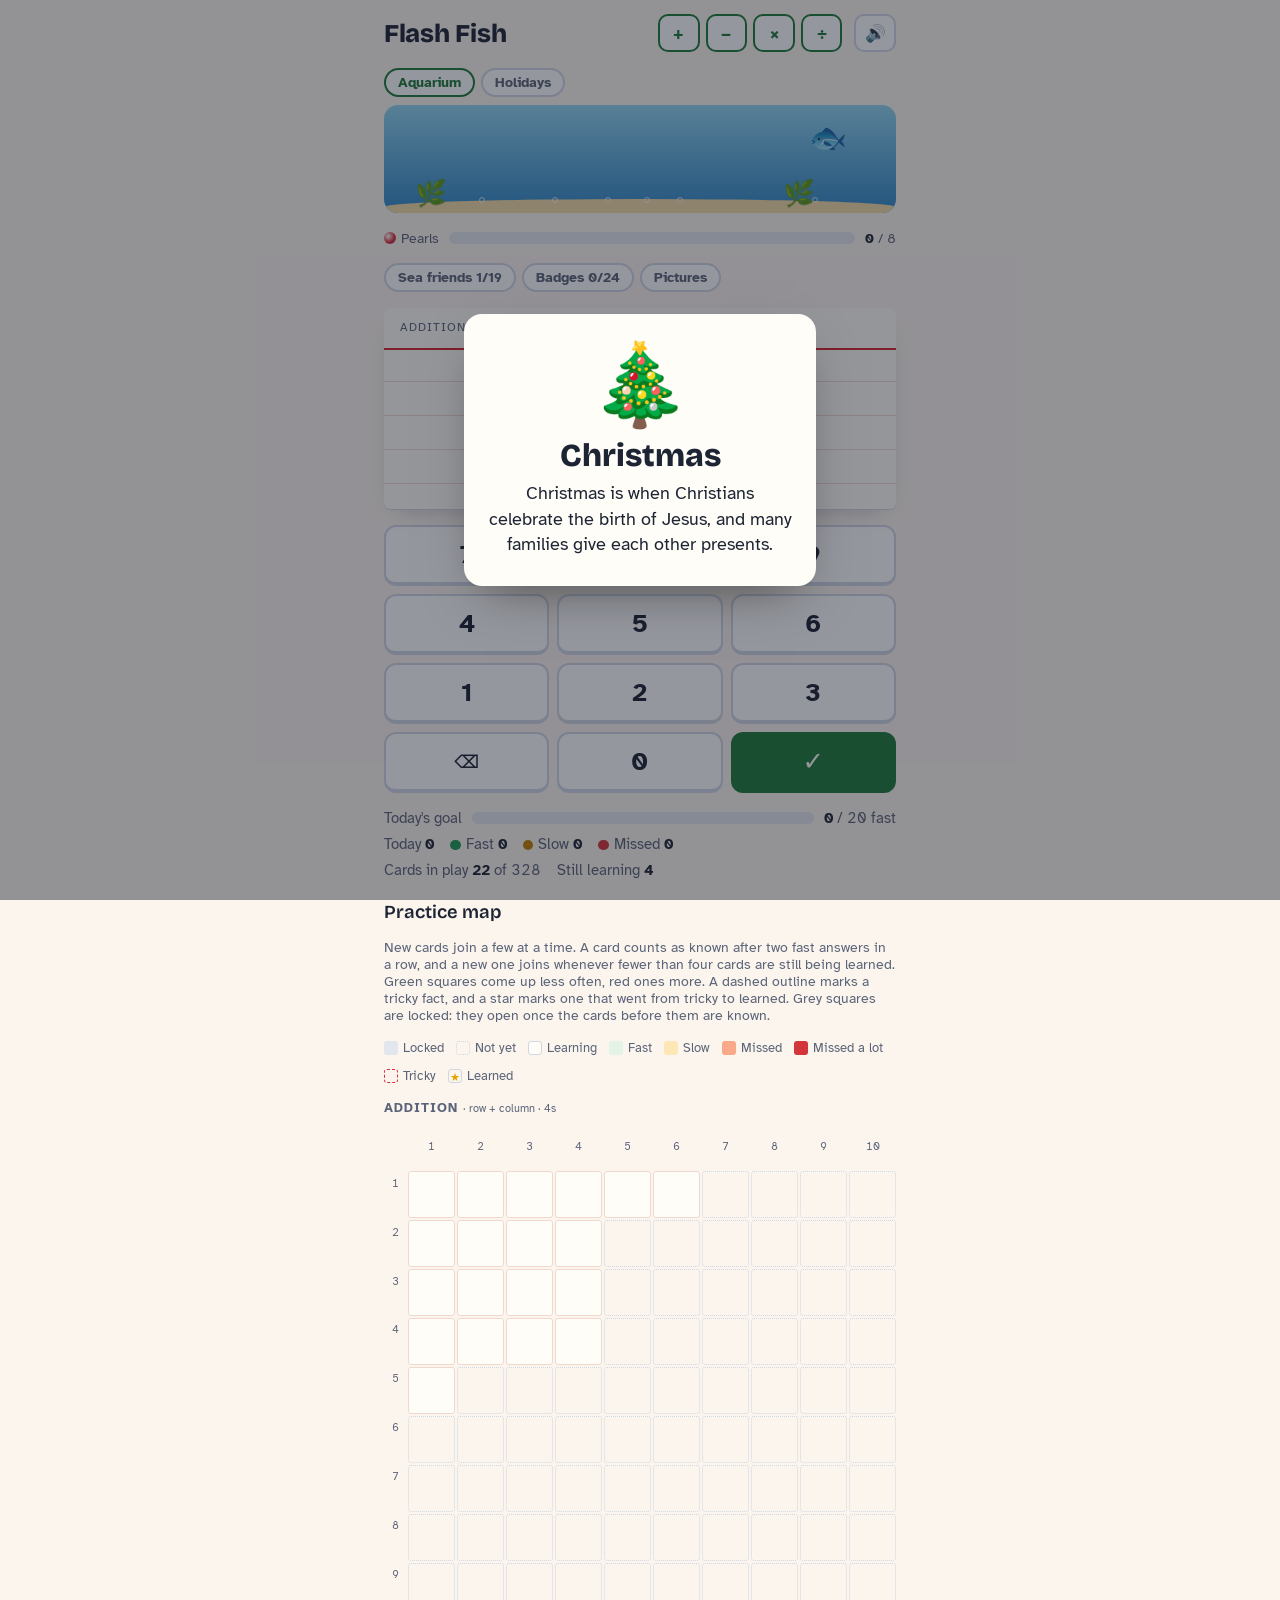
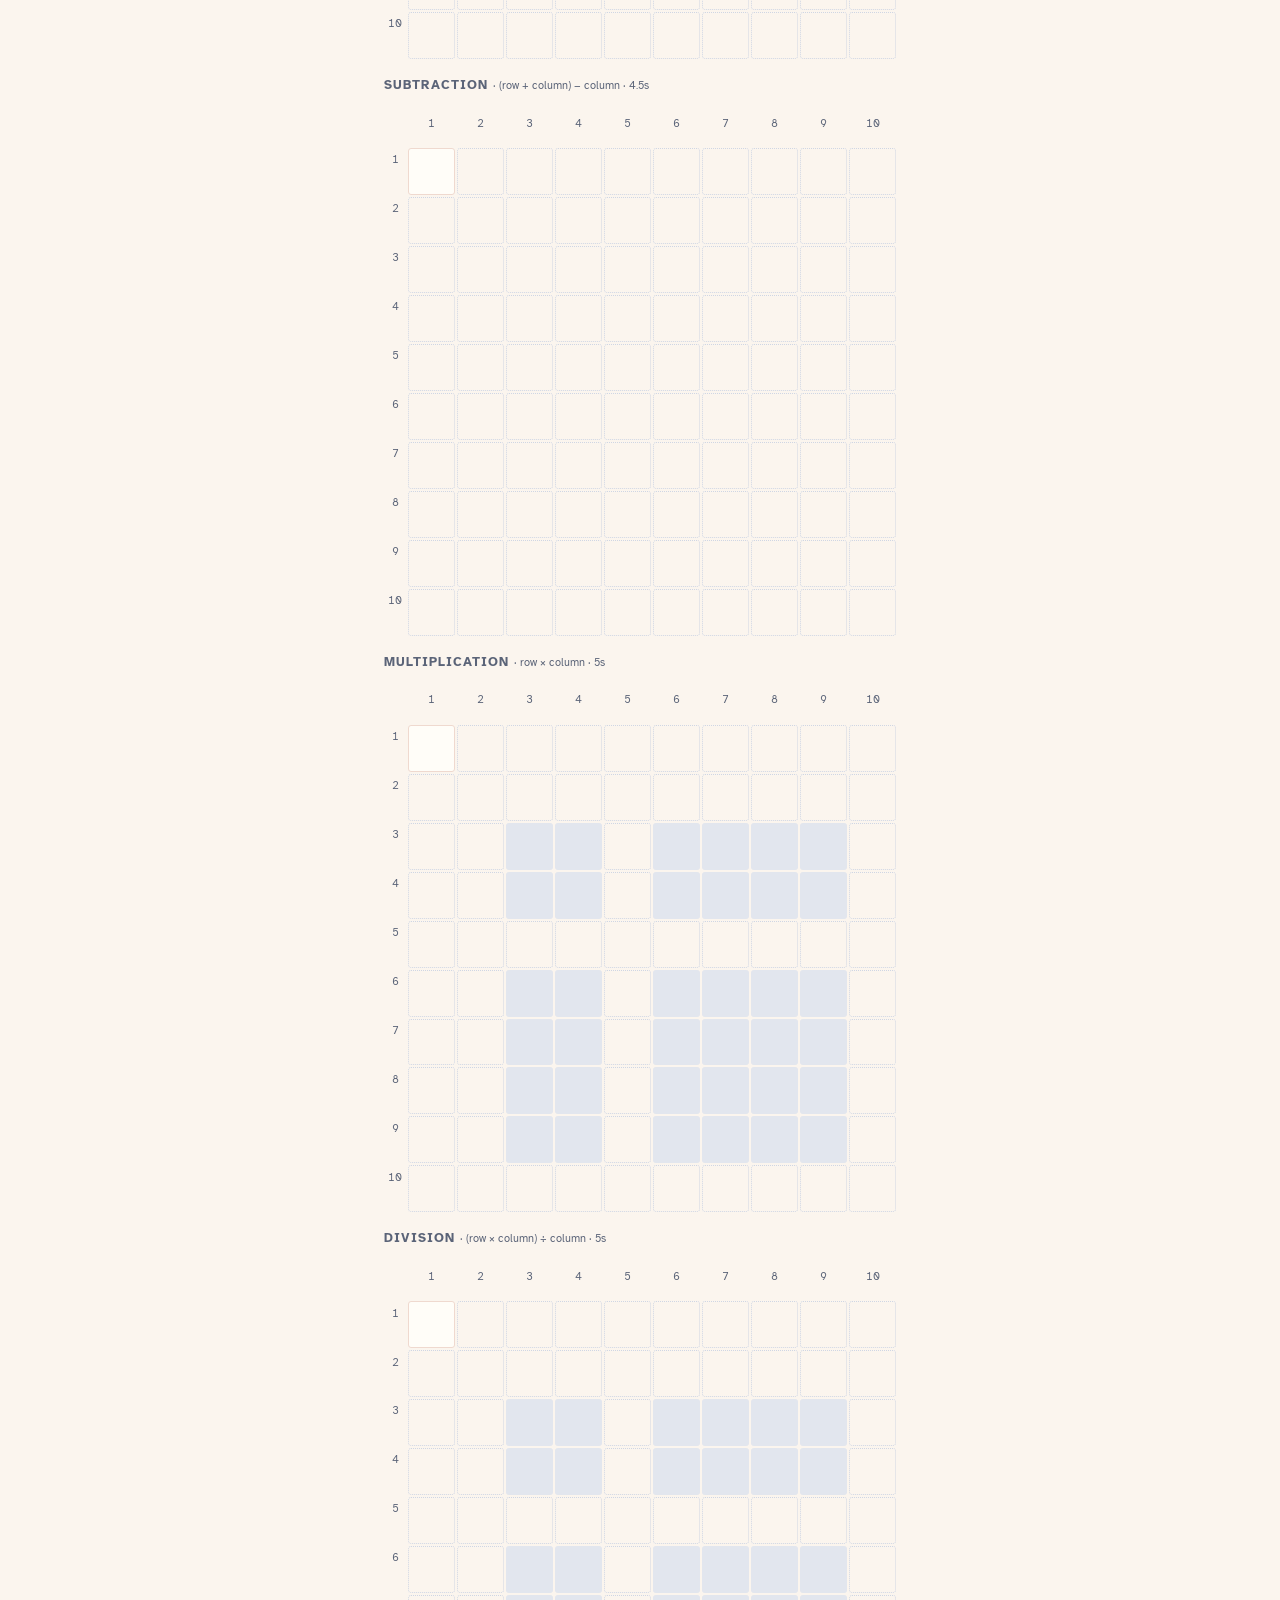
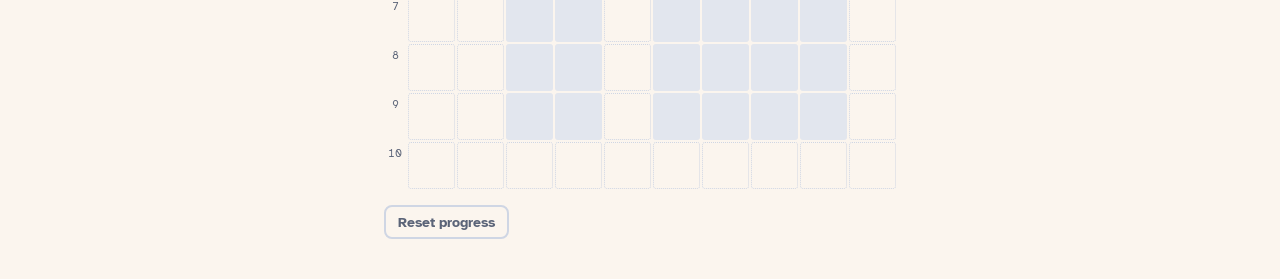
<file: grade3/index.html>
<!DOCTYPE html>
<html lang="en">
<head>
<meta charset="utf-8">
<title>Flash Fish</title>
<meta name="viewport" content="width=device-width,initial-scale=1,viewport-fit=cover">
<meta name="description" content="Flash-card practice for addition, subtraction and multiplication facts, with an aquarium to fill.">
<link rel="icon" href="favicon.svg">
<link rel="preconnect" href="https://fonts.googleapis.com">
<link rel="stylesheet" href="https://fonts.googleapis.com/css2?family=Atkinson+Hyperlegible:wght@400;700&family=Bricolage+Grotesque:opsz,wght@12..96,600;12..96,800&display=swap">
<style>:root{color-scheme:light;box-sizing:border-box;padding-top:env(safe-area-inset-top,0px);padding-bottom:env(safe-area-inset-bottom,0px)}html{scroll-padding-top:env(safe-area-inset-top,0px)}body{margin:0;padding:0;font:14px -apple-system,BlinkMacSystemFont,sans-serif;background:#fff;color:#000}img{max-width:100%}[hidden]:not([hidden=until-found i]){display:none!important}</style>
<style>
/* Layout: one column; collection tank and currency meter, star shelf, index card, keypad, today's numbers, practice map. */
:root {
  --bg: #eef1f6;
  --ink: #1d2433;
  --muted: #5b6478;
  --card: #fffdf8;
  --rule: #d9534f;
  --line: #c9d7ec;
  --accent: #2f5bd3;
  --key: #ffffff;
  --key-edge: #cfd6e4;
  --good: #1f9d55;
  --slow: #c27f00;
  --bad: #d2363a;
  --gold: #e3a400;
  --gold-soft: #fff3cc;
  --heat0: #e3f3e8;
  --heat1: #fde8b5;
  --heat2: #f7a98a;
  --heat3: #d2363a;
  --off: #e2e6ee;
  --water-top: #8fd3f0;
  --water-bot: #2f86c4;
  --sand: #f1d9a4;
  --pearl: #c9b8ff;
  --r0: #2f5bd3;
  --r1: #8a3ffc;
  --r2: #d48a00;
  --r3: #e0457b;
  --scrim: rgba(20, 26, 40, .45);
  --display: "Bricolage Grotesque", "Avenir Next", system-ui, sans-serif;
  --body: "Atkinson Hyperlegible", "Segoe UI", system-ui, sans-serif;
}
@media (prefers-color-scheme: dark) { :root:not([data-theme="light"]) {
  --bg: #141821; --ink: #e8ecf4; --muted: #9aa3b6; --card: #1f2533; --rule: #e0645f;
  --line: #2d3850; --accent: #7d9ef5; --key: #262d3d; --key-edge: #39425a;
  --good: #3ec27a; --slow: #f0b232; --bad: #f2615f; --gold: #ffc93c; --gold-soft: #3a3016;
  --heat0: #1f3a2c; --heat1: #4a3d17; --heat2: #6b3424; --heat3: #b3282c; --off: #222837;
  --water-top: #1d5f86; --water-bot: #0b2a46; --sand: #6b5a3a; --pearl: #a996ff;
  --r0: #7d9ef5; --r1: #b98bff; --r2: #ffc93c; --r3: #ff7aa8;
  --scrim: rgba(0, 0, 0, .55);
  color-scheme: dark; } }
:root[data-theme="dark"] {
  --bg: #141821; --ink: #e8ecf4; --muted: #9aa3b6; --card: #1f2533; --rule: #e0645f;
  --line: #2d3850; --accent: #7d9ef5; --key: #262d3d; --key-edge: #39425a;
  --good: #3ec27a; --slow: #f0b232; --bad: #f2615f; --gold: #ffc93c; --gold-soft: #3a3016;
  --heat0: #1f3a2c; --heat1: #4a3d17; --heat2: #6b3424; --heat3: #b3282c; --off: #222837;
  --water-top: #1d5f86; --water-bot: #0b2a46; --sand: #6b5a3a; --pearl: #a996ff;
  --r0: #7d9ef5; --r1: #b98bff; --r2: #ffc93c; --r3: #ff7aa8;
  --scrim: rgba(0, 0, 0, .55);
  color-scheme: dark; }

* { box-sizing: border-box; }
body { background: var(--bg); color: var(--ink); font-family: var(--body); font-size: 16px; }
.wrap { max-width: 34rem; margin: 0 auto; padding-inline: 16px; padding-block: 14px 40px; display: grid; gap: 16px; }

header { display: flex; align-items: center; justify-content: space-between; gap: 12px; flex-wrap: wrap; }
h1 { font-family: var(--display); font-weight: 800; font-size: 1.6rem; margin: 0; letter-spacing: -0.01em; }
.hdr-right { display: flex; gap: 6px; align-items: center; }
.op-toggle, .mute { font: 700 1.05rem var(--body); width: 2.6rem; height: 2.4rem; border-radius: 10px;
  border: 2px solid var(--key-edge); background: var(--key); color: var(--muted); cursor: pointer; }
.op-toggle[aria-pressed="true"] { border-color: var(--accent); color: var(--accent); }
.mute { margin-left: 6px; -webkit-touch-callout: none; user-select: none; -webkit-user-select: none; touch-action: manipulation; }
.flash-btn { width: 2rem; border-color: transparent; background: none; opacity: .55; padding: 0; display: grid; place-items: center; }
.flash-btn svg { width: 1.1rem; height: 1.1rem; fill: currentColor; }
.flash-btn[aria-pressed="true"] { opacity: 1; color: var(--gold); }
.flash-btn.new { animation: chipin .6s cubic-bezier(.3,1.6,.5,1); }
button:focus-visible, summary:focus-visible { outline: 3px solid var(--accent); outline-offset: 2px; }

/* aquarium */
.tank { position: relative; height: 108px; border-radius: 14px; overflow: hidden;
  background: linear-gradient(var(--water-top), var(--water-bot)); }
.tank::after { content: ""; position: absolute; left: 0; right: 0; bottom: 0; height: 14px; background: var(--sand); border-radius: 50% 50% 0 0 / 8px 8px 0 0; }
.weed { position: absolute; bottom: 4px; font-size: 1.6rem; z-index: 1; transform-origin: bottom center; animation: sway 4s ease-in-out infinite alternate; }
@keyframes sway { from { transform: rotate(-6deg); } to { transform: rotate(6deg); } }
.swim { position: absolute; z-index: 2; line-height: 1; animation: swim linear infinite; }
.swim.floor { top: auto !important; bottom: 5px; animation-name: crawl; }
/* belly-up: floats at the surface, drifting without turning */
.swim.belly { top: 2px !important; animation-name: drift; animation-timing-function: ease-in-out; }
.upside { display: inline-block; transform: scaleY(-1); }
/* floating on the surface (a lotus), drifting the same way */
.swim.float { top: 0 !important; animation-name: drift; animation-timing-function: ease-in-out; }
/* some fish swim behind the decorations */
.swim.behind { z-index: 0; }
@keyframes drift { 0%, 100% { left: 6%; } 50% { left: calc(90% - 2rem); } }
@keyframes swim {
  0% { left: 2%; transform: scaleX(-1); } 48% { left: calc(96% - 2rem); transform: scaleX(-1); }
  50% { left: calc(96% - 2rem); transform: scaleX(1); } 98% { left: 2%; transform: scaleX(1); } 100% { left: 2%; transform: scaleX(-1); }
}
@keyframes crawl {
  0% { left: 8%; transform: scaleX(1); } 48% { left: calc(90% - 2rem); transform: scaleX(1); }
  50% { left: calc(90% - 2rem); transform: scaleX(-1); } 98% { left: 8%; transform: scaleX(-1); } 100% { left: 8%; transform: scaleX(1); }
}
.bob { display: inline-block; cursor: pointer; animation: bob 2.4s ease-in-out infinite alternate; }
.bob.hop { animation: hop .6s ease-out; }
.bob.ghost { cursor: default; filter: brightness(0); opacity: .16; }
.papel { position: absolute; top: 0; left: 0; right: 0; z-index: 3; display: flex; justify-content: space-around; pointer-events: none;
  border-top: 2px solid rgba(90, 60, 70, .55); }
.papel svg { width: 8%; max-width: 24px; height: auto; display: block; }
.papel + .holiday-name { top: 26px; }
/* a holiday's currency icon is an emoji in place of the pearl */
.pearl-icon.emoji, .pearl-fly.emoji { width: auto; height: auto; background: none; box-shadow: none; clip-path: none; border-radius: 0; line-height: 1; }
.pearl-icon.emoji { font-size: 13px; }
.pearl-fly.emoji { font-size: 18px; }
.pearl-icon.emoji .drawn, .pearl-fly.emoji .drawn { width: 1.1em; height: 1.1em; vertical-align: -.15em; }
.emoji.lit { filter: drop-shadow(0 0 2px #ffd36a) drop-shadow(0 0 4px rgba(255, 170, 40, .8)); }
.pearl-icon.lit { animation: flicker 1.8s ease-in-out infinite alternate; }
/* a holiday item that glows, and a rangoli on the sand */
.glow { display: inline-block; filter: drop-shadow(0 0 2px #ffe27a) drop-shadow(0 0 5px rgba(255, 190, 60, .8)); }
.rangoli { position: absolute; bottom: -10px; left: 50%; z-index: 1; width: 64px; line-height: 0; transform: translateX(-50%) scaleY(.4); pointer-events: none; }
.rangoli svg { width: 100%; height: auto; }
/* a holiday's banner (New Year's number, "Dream"), strung across the top right of the holiday room */
.banner { position: absolute; top: 3px; right: 10px; z-index: 7; padding: 1px 9px 2px; border-radius: 3px; pointer-events: none;
  font: 800 .78rem var(--display); letter-spacing: .04em; color: var(--c, #fff); background: var(--bg-c, #1d2a5a); box-shadow: 0 1px 3px rgba(0,0,0,.35); }
.banner::before, .banner::after { content: ""; position: absolute; top: 50%; width: 9px; border-top: 1px solid rgba(255,255,255,.6); }
.banner::before { right: 100%; } .banner::after { left: 100%; }
/* a quiet night's full moon, between the hanging lanterns */
.moon { position: absolute; top: 24px; right: calc(20% - 11px); z-index: 5; width: 22px; height: 22px; border-radius: 50%; pointer-events: none;
  background: #fff6d8; box-shadow: 0 0 8px 3px rgba(255, 240, 200, .6), 0 0 22px 8px rgba(255, 240, 200, .25); }
/* a robot fish's blinking antenna, and a diamond fish that twinkles */
.blink { animation: blink 1.2s steps(1) infinite; }
@keyframes blink { 50% { fill: #5a1418; } }
.sparkly { display: inline-block; animation: twinkle 2.2s ease-in-out infinite; }
@keyframes twinkle { 0%, 100% { filter: drop-shadow(0 0 1px #fff); } 50% { filter: brightness(1.25) drop-shadow(0 0 3px #fff) drop-shadow(0 0 6px #9fe8ff); } }
.holiday-name { position: absolute; top: 4px; left: 8px; z-index: 7; font-size: .7rem; font-weight: 700; color: #fff; text-shadow: 0 1px 2px rgba(0,0,0,.6); pointer-events: none; }
/* tapping a holiday's name shows its About card again */
.holiday-name button { font: inherit; color: inherit; background: none; border: 0; padding: 2px 0; cursor: pointer; pointer-events: auto;
  text-decoration: underline dotted; text-underline-offset: 2px; }
/* holiday effects (a look's `night`, `fall` and `lights`): a dark room, things falling through it, lights that glow */
.tank.night::before { content: ""; position: absolute; inset: 0; z-index: 4; background: rgba(8, 10, 40, .5); pointer-events: none; }
.fall { position: absolute; top: -12px; z-index: 5; pointer-events: none; animation: fall linear infinite; }
.fall.dot { border-radius: 50%; }
.fall.petal { border-radius: 50% 0; }
.fall.leaf { border-radius: 0 70%; }
@keyframes fall {
  0% { transform: translate(0, 0) rotate(0); } 25% { transform: translate(9px, 45px) rotate(90deg); }
  50% { transform: translate(-2px, 90px) rotate(180deg); } 75% { transform: translate(-10px, 135px) rotate(270deg); }
  100% { transform: translate(0, 180px) rotate(360deg); }
}
.light { position: absolute; z-index: 6; line-height: 0; font-size: 15px; transform: translateX(-50%); pointer-events: none;
  filter: drop-shadow(0 0 2px #ffd36a) drop-shadow(0 0 5px rgba(255, 180, 60, .7)); animation: flicker 1.8s ease-in-out infinite alternate; }
.light.hang { transform: translate(-50%, 100%); }
.light .drawn { width: 1em; height: 1em; vertical-align: 0; }
.light.bulb { width: 6px; height: 8px; border-radius: 50% 50% 45% 45%; background: var(--c); filter: none; box-shadow: 0 0 4px 1px var(--c), 0 0 9px 2px var(--c); }
.wire { position: absolute; z-index: 6; height: 0; border-top: 1px solid rgba(40, 50, 40, .7); pointer-events: none; }
@keyframes flicker { from { opacity: .8; } to { opacity: 1; } }
@keyframes bob { from { transform: translateY(-3px); } to { transform: translateY(3px); } }
@keyframes hop { 0% { transform: translateY(0) scale(1); } 40% { transform: translateY(-18px) scale(1.25); } 100% { transform: translateY(0) scale(1); } }
/* display room (THEME.display = "shelves"): shelves on the back wall, walkers on the floor, fliers above */
.tank { container-type: inline-size; }
.shelf { position: absolute; z-index: 1; height: 5px; border-radius: 2px; background: var(--shelf, #e8b84a);
  box-shadow: 0 2px 0 var(--shelf-edge, #b9862a), 0 5px 6px rgba(0,0,0,.15); }
.shelf::before, .shelf::after { content: ""; position: absolute; top: 5px; width: 4px; height: 8px; background: var(--shelf-edge, #b9862a); border-radius: 0 0 3px 3px; }
.shelf::before { left: 8%; } .shelf::after { right: 8%; }
.spot { position: absolute; z-index: 2; line-height: 1; transform: translateX(-50%); }
.spot-fly { z-index: 3; }
.spot .bob { animation: none; transform-origin: 50% 100%; }
.spot .bob.hop { animation: hop .6s ease-out; }
.pace { display: inline-block; animation: pace ease-in-out infinite; }
@keyframes pace {
  0%, 8% { transform: translateX(-9px) scaleX(-1); } 42% { transform: translateX(9px) scaleX(-1); }
  50%, 58% { transform: translateX(9px) scaleX(1); } 92% { transform: translateX(-9px) scaleX(1); } 100% { transform: translateX(-9px) scaleX(-1); }
}
.hover { display: inline-block; animation: hover ease-in-out infinite; }
@keyframes hover { 0%, 100% { transform: translate(0, 0); } 25% { transform: translate(5px, -3px); } 50% { transform: translate(0, -5px); } 75% { transform: translate(-5px, -2px); } }
/* earthquakes: prizes knocked to the floor lie there at an angle until fast answers put them back */
.fallen { z-index: 3; }
.fallen > span { display: inline-block; transform: rotate(var(--rot)); transform-origin: 50% 70%; }
.fallen > span.drop { animation: drop .75s cubic-bezier(.5,0,.75,0) both; }
@keyframes drop {
  0% { transform: translateY(-80px) rotate(0); } 65% { transform: translateY(0) rotate(var(--rot)); }
  80% { transform: translateY(-7px) rotate(var(--rot)); } 100% { transform: translateY(0) rotate(var(--rot)); }
}
.wrap.quake { animation: quake 1.2s linear; }
@keyframes quake {
  0%, 100% { transform: none; } 8% { transform: translate(-7px, 2px) rotate(-.6deg); } 16% { transform: translate(6px, -3px) rotate(.5deg); }
  24% { transform: translate(-8px, -1px) rotate(-.4deg); } 32% { transform: translate(7px, 3px) rotate(.6deg); } 40% { transform: translate(-6px, 2px); }
  50% { transform: translate(5px, -2px) rotate(.3deg); } 60% { transform: translate(-4px, 1px); } 70% { transform: translate(3px, -1px); }
  80% { transform: translate(-2px, 1px); } 90% { transform: translate(1px, 0); }
}
.bubble { position: absolute; bottom: 10px; width: 6px; height: 6px; border-radius: 50%; border: 1.5px solid rgba(255,255,255,.7); z-index: 1; animation: rise linear infinite; }
@keyframes rise { from { transform: translateY(0); opacity: .9; } to { transform: translateY(-110px); opacity: 0; } }

.meter-row { display: grid; grid-template-columns: auto 1fr auto; gap: 10px; align-items: center; font-size: .9rem; color: var(--muted); font-variant-numeric: tabular-nums; }
.meter-row b { color: var(--ink); }
.meter { height: 12px; border-radius: 6px; background: var(--off); overflow: hidden; }
.meter > i { display: block; height: 100%; width: 0; border-radius: 6px; background: linear-gradient(90deg, var(--pearl), var(--accent)); transition: width .5s cubic-bezier(.3,1.4,.5,1); }
.meter.pulse > i { animation: meterpulse .5s; }
@keyframes meterpulse { 50% { filter: brightness(1.4); } }
.pearl-icon { display: inline-block; width: 12px; height: 12px; border-radius: 50%; vertical-align: -1px; margin-right: 5px;
  background: radial-gradient(circle at 35% 35%, #fff, var(--pearl) 60%, #8a7ad6); }
.pearl-fly { position: fixed; z-index: 21; width: 16px; height: 16px; border-radius: 50%; pointer-events: none;
  background: radial-gradient(circle at 35% 35%, #fff, var(--pearl) 60%, #8a7ad6); box-shadow: 0 0 10px var(--pearl);
  transition: transform .7s cubic-bezier(.5,-0.4,.5,1), opacity .7s; }

.dex-grid { display: grid; grid-template-columns: repeat(auto-fill, minmax(4.6rem, 1fr)); gap: 6px; margin-top: 8px; }
.dex-item { border: 2px solid var(--key-edge); border-radius: 10px; padding: 6px 4px; text-align: center; font-size: .7rem; color: var(--muted); background: var(--card); }
.dex-item .e { font-size: 1.6rem; display: block; line-height: 1.2; }
.dex-item.unknown .e { color: var(--muted); font-family: var(--display); font-weight: 800; }

/* star shelf */
.shelf { display: flex; flex-wrap: wrap; gap: 6px; align-items: center; }
.shelf-label { font-size: .75rem; letter-spacing: .08em; text-transform: uppercase; color: var(--muted); font-weight: 700; margin-right: 4px; }
.chip { display: inline-flex; align-items: center; gap: 4px; background: var(--gold-soft); color: var(--ink);
  border-radius: 999px; padding: 3px 10px 3px 6px; font-size: .85rem; font-variant-numeric: tabular-nums; }
.chip svg { width: 16px; height: 16px; fill: var(--gold); }
.chip.new { animation: chipin .6s cubic-bezier(.3,1.6,.5,1); }
@keyframes chipin { from { transform: scale(0); } to { transform: scale(1); } }

/* index card */
.card { position: relative; background: var(--card); border-radius: 6px; padding: 54px 20px 30px;
  box-shadow: 0 1px 0 var(--key-edge), 0 10px 24px -14px rgba(20,30,60,.35);
  background-image:
    linear-gradient(var(--rule), var(--rule)),
    repeating-linear-gradient(to bottom, transparent 0 33px, var(--line) 33px 34px);
  background-size: 100% 2px, 100% 100%;
  background-position: 0 40px, 0 40px;
  background-repeat: no-repeat, no-repeat;
  text-align: center; overflow: hidden; }
.card.golden { box-shadow: 0 0 0 3px var(--gold), 0 10px 30px -10px var(--gold); }
.card.golden::before { content: ""; position: absolute; inset: 0; pointer-events: none;
  background: linear-gradient(105deg, transparent 35%, rgba(255, 215, 90, .35) 50%, transparent 65%);
  background-size: 250% 100%; animation: shimmer 2.2s linear infinite; }
@keyframes shimmer { from { background-position: 120% 0; } to { background-position: -120% 0; } }
.card.shake { animation: shake .3s; }
.card.glow { animation: glow .9s; }
@keyframes shake { 25% { transform: translateX(-6px); } 75% { transform: translateX(6px); } }
@keyframes glow { 0% { box-shadow: 0 0 0 0 var(--gold); } 40% { box-shadow: 0 0 0 6px var(--gold); } 100% { box-shadow: 0 0 0 0 transparent; } }
.tag { position: absolute; top: 12px; left: 16px; font-size: .75rem; letter-spacing: .08em; text-transform: uppercase; color: var(--muted); }
.badge { position: absolute; top: 9px; right: 14px; font-size: .75rem; font-weight: 700; border-radius: 999px; padding: 1px 8px; }
.badge.tricky { color: var(--bad); border: 1.5px dashed var(--bad); }
.badge.fresh { color: var(--accent); border: 1.5px solid var(--accent); }
.badge.gold { color: var(--ink); background: var(--gold); }
.combo { position: absolute; right: 14px; bottom: 8px; font-family: var(--display); font-weight: 800; font-size: 1.1rem; color: var(--r3); font-variant-numeric: tabular-nums; }
.combo.bump { animation: bump .35s cubic-bezier(.3,1.8,.5,1); }
@keyframes bump { from { transform: scale(1.7); } to { transform: scale(1); } }
.problem { font-family: var(--display); font-weight: 800; font-size: clamp(2.8rem, 13vw, 4.4rem);
  line-height: 1.1; font-variant-numeric: tabular-nums; display: flex; justify-content: center; align-items: baseline; gap: .25em; flex-wrap: wrap;
  transition: opacity .2s; position: relative; }
.card.cheering .problem { opacity: .18; }
/* integral mode (hidden testing shortcut) */
.card.integral .problem { font-size: clamp(1.7rem, 8vw, 2.6rem); }
.int { display: inline-flex; align-items: center; gap: .05em; }
.int-sign { font-size: 1.7em; font-weight: 400; line-height: 1; }
.int-lim { display: inline-flex; flex-direction: column; justify-content: space-between; align-self: stretch; font-size: .5em; line-height: 1; padding-block: .1em; }
.answer { min-width: 1.6em; border-bottom: 4px solid var(--accent); color: var(--accent); }
.answer.empty { color: transparent; }
.answer.ghost { color: var(--muted); opacity: .45; }
.feedback { min-height: 1.6rem; margin-top: 10px; font-weight: 700; font-size: 1.05rem; position: relative; }
.feedback.good { color: var(--good); } .feedback.slow { color: var(--slow); } .feedback.bad { color: var(--bad); }
.feedback.hint { color: var(--muted); font-weight: 400; }
.cheer { position: absolute; inset: 0; display: grid; place-items: center; pointer-events: none;
  font-family: var(--display); font-weight: 800; font-size: clamp(2rem, 10vw, 3.2rem); letter-spacing: -0.01em;
  text-wrap: balance; padding-inline: 12px; }
.cheer.pop { animation: pop 1.2s cubic-bezier(.2,1.5,.4,1) forwards; }
.cheer.soft { font-size: clamp(1.6rem, 8vw, 2.4rem); }
@keyframes pop {
  0% { transform: scale(.2) rotate(-8deg); opacity: 0; } 25% { transform: scale(1.15) rotate(3deg); opacity: 1; }
  40% { transform: scale(1) rotate(0); } 80% { opacity: 1; } 100% { transform: translateY(-14px); opacity: 0; }
}

.pad { display: grid; grid-template-columns: repeat(3, 1fr); gap: 8px; }
.key { font: 700 1.6rem var(--body); padding-block: 12px; border-radius: 12px; border: 2px solid var(--key-edge);
  border-bottom-width: 4px; background: var(--key); color: var(--ink); cursor: pointer; touch-action: manipulation; }
.key:active { transform: translateY(2px); border-bottom-width: 2px; }
.key.go { background: var(--accent); border-color: var(--accent); color: var(--card); }
.key.small { font-size: 1.1rem; }

.stats { display: grid; gap: 8px; font-variant-numeric: tabular-nums; color: var(--muted); font-size: .95rem; }
.stats .row { display: flex; gap: 16px; flex-wrap: wrap; align-items: center; }
.stats b { color: var(--ink); }
.goal { display: grid; grid-template-columns: auto 1fr auto; gap: 10px; align-items: center; }
.goal .meter > i { background: linear-gradient(90deg, var(--good), var(--gold)); }
.dot { display: inline-block; width: .7em; height: .7em; border-radius: 50%; margin-right: 5px; vertical-align: -.05em; }

h2 { font-family: var(--display); font-weight: 600; font-size: 1.15rem; margin: 6px 0 0; }
.maps { display: grid; gap: 18px; }
.map h3 { margin: 0 0 6px; font-size: .8rem; letter-spacing: .08em; text-transform: uppercase; color: var(--muted); font-weight: 700; }
.map h3 small { text-transform: none; letter-spacing: 0; font-weight: 400; }
.grid { display: grid; gap: 2px; font-size: .7rem; font-variant-numeric: tabular-nums; }
.grid span { aspect-ratio: 1; display: grid; place-items: center; border-radius: 3px; max-width: 100%; }
.grid .hd { color: var(--muted); }
.grid .cell { border: 1px solid var(--line); color: var(--gold); font-size: .8rem; line-height: 1; }
.grid .cell.hard { border: 1.5px dashed var(--bad); }
.grid .cell.later { background: transparent; border: 1px dotted var(--key-edge); }
.legend { display: flex; gap: 12px; flex-wrap: wrap; font-size: .8rem; color: var(--muted); align-items: center; }
.legend span { display: inline-flex; align-items: center; gap: 5px; }
.legend i { width: 14px; height: 14px; border-radius: 3px; display: inline-block; font-style: normal; font-size: .7rem; line-height: 14px; text-align: center; }
.note { color: var(--muted); font-size: .85rem; margin: 0; max-width: 65ch; }

.foot { display: flex; gap: 10px; align-items: center; flex-wrap: wrap; }
.text-btn { font: 700 .9rem var(--body); background: none; border: 2px solid var(--key-edge); color: var(--muted);
  border-radius: 8px; padding: 6px 12px; cursor: pointer; }
.text-btn.danger { border-color: var(--bad); color: var(--bad); }

/* effects and big moments */
#fx { position: fixed; inset: 0; width: 100%; height: 100%; pointer-events: none; z-index: 20; }
.big { position: fixed; inset: 0; z-index: 15; display: grid; place-items: center; background: var(--scrim); padding-inline: 16px; cursor: pointer; }
.big-card { background: var(--card); border-radius: 18px; padding: 28px 24px; text-align: center; max-width: 22rem; width: 100%;
  box-shadow: 0 20px 50px -20px rgba(0,0,0,.5); animation: bigin .7s cubic-bezier(.2,1.6,.4,1); }
.big-icon { font-size: 5rem; line-height: 1.1; display: inline-block; }
.big-icon svg { width: 76px; height: 76px; fill: var(--gold); }
.big-icon.spin { animation: spin 1.4s ease-out; }
.big-icon.idle { animation: idle 1.2s ease-in-out infinite; }
.big-icon.wobble { animation: wobble .8s ease-in-out; }
.big-icon.reveal { animation: reveal .8s cubic-bezier(.2,1.8,.4,1); }
@keyframes idle { 50% { transform: scale(1.08) rotate(-4deg); } }
@keyframes wobble { 0%,100% { transform: rotate(0); } 15% { transform: rotate(-16deg) scale(1.1); } 30% { transform: rotate(14deg) scale(1.15); } 45% { transform: rotate(-12deg) scale(1.2); } 60% { transform: rotate(10deg) scale(1.25); } 80% { transform: scale(1.4); } }
@keyframes reveal { from { transform: scale(0) rotate(-30deg); } to { transform: scale(1) rotate(0); } }
.big-title { font-family: var(--display); font-weight: 800; font-size: 2rem; margin: 8px 0 4px; text-wrap: balance; line-height: 1.1; }
.big-fact { font-family: var(--display); font-weight: 600; font-size: 1.4rem; color: var(--accent); font-variant-numeric: tabular-nums; }
.big-sub { color: var(--muted); margin-top: 8px; font-size: .95rem; }
.big-sub.about { color: var(--ink); font-size: 1.15rem; line-height: 1.4; text-wrap: balance; }
.big-say { margin-top: 14px; font-size: 1.8rem; line-height: 1; padding: 8px 18px; border: 0; border-radius: 999px; background: var(--gold-soft); color: var(--ink); cursor: pointer; }
@keyframes bigin { from { transform: scale(.3); opacity: 0; } to { transform: scale(1); opacity: 1; } }
@keyframes spin { from { transform: rotate(-200deg) scale(.2); } to { transform: rotate(0) scale(1); } }
.flyer { position: fixed; z-index: 21; width: 40px; height: 40px; fill: var(--gold); pointer-events: none;
  transition: transform .9s cubic-bezier(.5,-0.3,.4,1); }

@media (prefers-reduced-motion: reduce) {
  .card.shake, .card.glow, .cheer.pop, .big-card, .big-icon, .chip.new, .flash-btn.new, .combo.bump, .wrap.quake, .fallen > span.drop, .swim, .bob, .pace, .hover, .weed, .bubble, .light, .blink, .sparkly, .card.golden::before { animation: none !important; }
  .cheer.pop { opacity: 1; }
  .flyer, .pearl-fly, .bubble, .fall { display: none; }
}

/* rooms, decorations and shiny friends */
.rooms { display: flex; gap: 6px; flex-wrap: wrap; margin-bottom: -8px; }
.pill { font: 700 .85rem var(--body); border: 2px solid var(--key-edge); background: var(--key); color: var(--muted);
  border-radius: 999px; padding: 4px 12px; cursor: pointer; }
.pill[aria-pressed="true"] { border-color: var(--accent); color: var(--accent); }
.pill:disabled { opacity: .45; cursor: default; }
.drawn { width: 1.3em; height: 1.3em; vertical-align: -0.25em; }
.big-icon svg.drawn, .big-icon svg.outfit { width: 104px; height: 104px; }
.tank.decorating { cursor: crosshair; outline: 3px dashed var(--accent); outline-offset: 2px; }
.deco { position: absolute; bottom: 3px; z-index: 1; font-size: 1.8rem; line-height: 1; transform: translateX(-50%); }
.deco.deco-big { font-size: 2.8rem; }
.decorating .deco { cursor: pointer; }
.shiny { filter: hue-rotate(160deg) saturate(1.4) drop-shadow(0 0 3px #ffd95e) drop-shadow(0 0 5px #fff3b0); }
button.dex-item:disabled { opacity: .55; cursor: default; }

/* drawers under the tank: collection, shop, decorate, dress up, badges, pictures, and a tapped friend */
.drawers { display: flex; gap: 6px; flex-wrap: wrap; }
.drawer { background: var(--card); border: 2px solid var(--line); border-radius: 12px; padding: 12px; display: grid; gap: 10px; }
.drawer h4 { margin: 0; font-size: .8rem; letter-spacing: .08em; text-transform: uppercase; color: var(--muted); }
.drawer .note b { color: var(--ink); }
.dex-item { position: relative; }
.dex-item.shiny-item { border-color: var(--gold) !important; background: var(--gold-soft); }
.dex-item .n { position: absolute; top: 2px; right: 5px; font-weight: 700; color: var(--ink); }
.dex-item.locked { opacity: .5; }
button.dex-item { font: inherit; font-size: .7rem; cursor: pointer; }
button.dex-item[aria-pressed="true"] { border-color: var(--accent) !important; box-shadow: 0 0 0 2px var(--accent); }
.dex-item .price { display: block; font-weight: 700; color: var(--ink); margin-top: 2px; }
.pet { display: grid; grid-template-columns: auto 1fr; gap: 6px 14px; align-items: center; }
.pet-e { font-size: 3rem; line-height: 1; grid-row: span 2; }
.pet-row { display: flex; gap: 8px; flex-wrap: wrap; align-items: center; }
.pet input { font: 1rem var(--body); padding: 5px 8px; border-radius: 8px; border: 2px solid var(--key-edge); background: var(--key); color: var(--ink); width: 9rem; }
.doll-wrap { display: grid; grid-template-columns: 10rem 1fr; gap: 12px; align-items: start; }
@media (max-width: 30rem) { .doll-wrap { grid-template-columns: 1fr; justify-items: center; } }
.doll { position: relative; width: 10rem; height: 13rem; border-radius: 12px; background: linear-gradient(var(--water-top), var(--water-bot)); overflow: hidden; }
.doll > span { position: absolute; left: 50%; transform: translateX(-50%); line-height: 1; }
.doll .d-back { top: 3.2rem; font-size: 5.6rem; z-index: 0; }
.doll .d-dress { top: 4.2rem; font-size: 5.2rem; z-index: 1; }
.doll .d-head { top: .9rem; width: 4.4rem; z-index: 2; }
.doll .d-head svg { width: 100%; height: auto; display: block; }
.doll .d-hat { top: .2rem; font-size: 2.1rem; z-index: 3; }
.doll .d-hand { top: 6.6rem; left: 80%; font-size: 2rem; z-index: 3; }
.doll .d-feet { bottom: .3rem; font-size: 1.7rem; z-index: 2; }
.slots { display: grid; gap: 8px; }
.slot-row { display: flex; gap: 4px; flex-wrap: wrap; align-items: center; }
.slot-row > span { font-size: .75rem; color: var(--muted); width: 2.8rem; }
.slot-btn { font-size: 1.4rem; line-height: 1; width: 2.6rem; height: 2.6rem; border-radius: 10px; border: 2px solid var(--key-edge); background: var(--key); color: var(--muted); cursor: pointer; padding: 0; }
.slot-btn[aria-pressed="true"] { border-color: var(--accent); box-shadow: 0 0 0 2px var(--accent); }
.badges { display: grid; grid-template-columns: repeat(auto-fill, minmax(6.5rem, 1fr)); gap: 6px; }
.bdg { border: 2px solid var(--gold); background: var(--gold-soft); border-radius: 10px; padding: 6px; text-align: center; font-size: .72rem; color: var(--muted); }
.bdg .e { display: block; font-size: 1.5rem; line-height: 1.3; color: var(--ink); font-family: var(--display); font-weight: 800; }
.bdg b { display: block; color: var(--ink); font-size: .8rem; }
.bdg.locked { border: 2px dashed var(--key-edge); background: none; }
.bdg.locked .e { filter: grayscale(1); opacity: .35; }
.mosaics { display: grid; grid-template-columns: repeat(auto-fill, minmax(8.5rem, 1fr)); gap: 12px; }
.mosaic { display: grid; gap: 1px; }
.mosaic i { aspect-ratio: 1; border-radius: 2px; background: var(--off); }
.mosaic i.none { background: none; }
.mosaic-cap { font-size: .75rem; color: var(--muted); margin-top: 4px; }

/* play modes */
.modes { display: flex; gap: 6px; flex-wrap: wrap; }
.modebar { position: relative; height: 2.6rem; border-radius: 12px; overflow: hidden; background: linear-gradient(90deg, var(--water-top), var(--water-bot)); }
.modebar .mover, .modebar .goal { position: absolute; top: 50%; font-size: 1.7rem; line-height: 1; transform: translate(0, -50%); transition: left .6s cubic-bezier(.3,1.4,.5,1); }
.modebar .goal { right: 6px; }
.modebar .clock { position: absolute; inset: 0; display: flex; align-items: center; justify-content: space-between; padding-inline: 12px;
  font: 800 1.2rem var(--display); color: #fff; text-shadow: 0 1px 2px rgba(0,0,0,.4); font-variant-numeric: tabular-nums; }
.modebar .left { position: absolute; left: 0; top: 0; bottom: 0; background: rgba(255, 255, 255, .28); }
.card.rainbow { box-shadow: 0 0 0 3px #ff5d8f, 0 0 0 6px #ffc93c, 0 0 0 9px #29c27f, 0 0 0 12px #4d7cfe, 0 12px 30px -10px #a66cff; }
.badge.rainbow { color: #fff; background: linear-gradient(90deg, #ff5d8f, #ffb02e, #29c27f, #4d7cfe, #a66cff); }
.grid .cell.locked { background: var(--off); border: 1px solid transparent; }
@media (prefers-reduced-motion: reduce) { .modebar .mover { transition: none; } }

/* ---------- theme ---------- */
/* Sea theme: uses the base palette as is. */
</style>
</head>
<body>

<canvas id="fx" aria-hidden="true"></canvas>

<div class="wrap">
  <header>
    <h1>Flash Fish</h1>
    <div class="hdr-right">
      <div class="ops" id="ops" role="group" aria-label="Which facts to practice" style="display:flex;gap:6px"></div>
      <button class="mute flash-btn" id="flash" aria-pressed="false" aria-label="Flash mode" title="Flash mode: answers are checked as soon as you type them" hidden></button>
      <button class="mute" id="mute" aria-label="Sound on" title="Sound">🔊</button>
    </div>
  </header>

  <div class="rooms" id="rooms" role="group" aria-label="Rooms" hidden></div>
  <div class="tank" id="tank"></div>
  <div class="meter-row">
    <span><span class="pearl-icon"></span><span id="pearl-name"></span></span>
    <div class="meter" id="pearl-meter"><i id="pearl-fill"></i></div>
    <span id="pearl-count"><b>0</b> / 10</span>
  </div>
  <div class="drawers" id="drawers"></div>
  <div class="drawer" id="drawer" hidden></div>

  <div class="shelf" id="shelf" hidden></div>

  <div class="modes" id="modes" hidden></div>
  <div class="modebar" id="modebar" hidden></div>

  <section class="card" id="card" aria-live="polite">
    <span class="tag" id="tag">Addition</span>
    <span class="badge" id="badge" hidden></span>
    <div class="problem"><span id="q">7 + 5</span><span id="eq">=</span><span class="answer empty" id="ans">?</span><span id="q2" hidden></span></div>
    <div class="feedback" id="fb"></div>
    <span class="combo" id="combo"></span>
    <div class="cheer" id="cheer"></div>
  </section>

  <div class="pad" id="pad">
    <button class="key" id="k7">7</button><button class="key" id="k8">8</button><button class="key" id="k9">9</button>
    <button class="key" id="k4">4</button><button class="key" id="k5">5</button><button class="key" id="k6">6</button>
    <button class="key" id="k1">1</button><button class="key" id="k2">2</button><button class="key" id="k3">3</button>
    <button class="key small" id="kdel" aria-label="Erase">⌫</button><button class="key" id="k0">0</button><button class="key go" id="kgo" aria-label="Check">✓</button>
  </div>

  <div class="stats" id="stats"></div>

  <h2>Practice map</h2>
  <p class="note">New cards join a few at a time. A card counts as known after two fast answers in a row, and a new one joins whenever fewer than four cards are still being learned. Green squares come up less often, red ones more. A dashed outline marks a tricky fact, and a star marks one that went from tricky to learned. Grey squares are locked: they open once the cards before them are known.</p>
  <div class="legend">
    <span><i style="background:var(--off)"></i>Locked</span>
    <span><i style="border:1px dotted var(--key-edge)"></i>Not yet</span>
    <span><i style="background:var(--card);border:1px solid var(--key-edge)"></i>Learning</span>
    <span><i style="background:var(--heat0)"></i>Fast</span>
    <span><i style="background:var(--heat1)"></i>Slow</span>
    <span><i style="background:var(--heat2)"></i>Missed</span>
    <span><i style="background:var(--heat3)"></i>Missed a lot</span>
    <span><i style="border:1.5px dashed var(--bad)"></i>Tricky</span>
    <span><i style="color:var(--gold);border:1px solid var(--key-edge)">★</i>Learned</span>
  </div>
  <div class="maps" id="maps"></div>

  <div class="foot">
    <button class="text-btn" id="reset">Reset progress</button>
    <span id="confirm" hidden>
      <button class="text-btn danger" id="reset-yes">Erase all progress</button>
      <button class="text-btn" id="reset-no">Keep it</button>
    </span>
    <span id="io" hidden>
      <button class="text-btn" id="export">Export progress</button>
      <button class="text-btn" id="import">Import progress</button>
      <input type="file" id="import-file" accept=".json,application/json" hidden>
    </span>
    <span id="import-confirm" hidden>
      <button class="text-btn danger" id="import-yes">Replace all progress</button>
      <button class="text-btn" id="import-no">Keep mine</button>
    </span>
    <span class="note" id="io-msg"></span>
  </div>
</div>

<div class="big" id="big" hidden>
  <div class="big-card">
    <div class="big-icon" id="big-icon"></div>
    <div class="big-title" id="big-title"></div>
    <div class="big-fact" id="big-fact"></div>
    <div class="big-sub" id="big-sub"></div>
    <button class="big-say" id="big-say" hidden aria-label="Read it aloud">🔊</button>
  </div>
</div>

<script>
(() => {
  const GRACE_MS = 1000;
  const IDLE_MS = 30000;  // a correct answer slower than this means the card sat unattended, so it isn't counted as slow
  const W_MIN = 0.15, W_MAX = 12;
  const FAST_MULT = 0.6, SLOW_MULT = 1.3, WRONG_MULT = 2.2;
  const HARD_MIN_WRONG = 2, HARD_RATE = 0.4;
  const KNOWN_RUN = 2, LEARN_RUN = 3;
  const PROFICIENT_RUN = 4;  // a family's `proficient` cards are topped up to this many fast answers in a row (and the lowest weight)
  const LEARNING_SHARE = 0.5;  // the share of picks that go to cards still being learned (the rest go to known cards)
  const AGAIN_AFTER = [3, 10];  // a missed card comes back this many cards later, and again this many after the miss
  const NEW_AGAIN = [2, 5, 12];  // a new card, once copied, comes back to be answered this many cards later
  // A known card is due for review this many days after it was last answered. Each fast answer while it's due moves it
  // a step further along; a slow or wrong answer sends it back to the first step.
  const DUE_DAYS = [1, 3, 7, 21, 60];
  const GOLDEN_CHANCE = 1 / 8, GOLDEN_PEARLS = 3;
  const INT_HOLD_MS = 2000, INT_BONUS = 50;  // hold 🔊 this long to reveal integrals; a bonus answer earns at least this many
  const RAINBOW_CHANCE = 1 / 60;  // a known card can be a rainbow card; answering it fast opens a gift right away
  const SHINY_AT = 3, DUP_PEARLS = 5;  // the third copy of a friend makes it shiny; copies after that pay back currency
  const PITY_GIFTS = 8;  // a gift after this many without a super rare or better is at least super rare
  const LEGEND_DAYS = 7;  // every this many days of goal streak brings a gift that is always legendary
  const BADGE_PEARLS = 5, RUN_STEPS = 10, RUN_REPEAT_PEARLS = 5, CLOCK_MS = 60000, CLOCK_BEST_PEARLS = 5;
  // While a holiday item is missing, at least this share of gifts brings one. The share rises as the window runs out,
  // planning on this many gifts a day, so ordinary play finishes the set before it closes.
  const SEASON_SHARE = 0.25, HOLIDAY_GIFTS_PER_DAY = 1;
  // Earthquake chance (percent) on a wrong answer: it starts here, grows by a step with every answer up to the max,
  // and drops to 0 after a quake. Purely for show: fallen prizes are still owned, and fast answers put them back.
  const QUAKE_START = 10, QUAKE_STEP = 1, QUAKE_MAX = 80;
  const STAR_PATH = '<path d="M12 1.8l3.1 6.3 7 1-5 4.9 1.2 6.9L12 17.6l-6.3 3.3 1.2-6.9-5-4.9 7-1z"/>';
  const STAR = `<svg viewBox="0 0 24 24" aria-hidden="true">${STAR_PATH}</svg>`;
  const BOLT = '<svg viewBox="0 0 24 24" aria-hidden="true"><path d="M13.5 1.5 4 13.6h6.6L9.2 22.5 20 9.6h-6.9z"/></svg>';
  const reduced = matchMedia("(prefers-reduced-motion: reduce)").matches;

  /* ---------- holiday art both themes use ----------
     Drawn inline because no emoji fits. They size with the surrounding font like an emoji. Flat fills only. */
  const art = body => `<svg class="drawn" viewBox="0 0 64 64" aria-hidden="true">${body}</svg>`;
  const petals = (cx, cy, r, n, size, fill) => Array.from({ length: n }, (_, i) => { const a = 2 * Math.PI * i / n;
    return `<circle cx="${(cx + r * Math.cos(a)).toFixed(1)}" cy="${(cy + r * Math.sin(a)).toFixed(1)}" r="${size}" fill="${fill}"/>`; }).join("");
  const marigold = (x, y, s) => `<circle cx="${x}" cy="${y}" r="${9 * s}" fill="#f07b00"/>${petals(x, y, 7.5 * s, 12, 3 * s, "#ff9a1a")}` +
    `${petals(x, y, 4.5 * s, 8, 2.6 * s, "#ffb52e")}<circle cx="${x}" cy="${y}" r="${2.6 * s}" fill="#e86a00"/>`;
  const ART = {
    candyCorn: art(`<path d="M32 6C37 6 53 47 51 53Q32 61 13 53C11 47 27 6 32 6Z" fill="#ffc93c"/><path d="M32 6C35.5 6 44 27 47.5 40Q32 45 16.5 40C20 27 28.5 6 32 6Z" fill="#ff8a1f"/>` +
      `<path d="M32 6C34 6 37.5 14 40 22Q32 25 24 22C26.5 14 30 6 32 6Z" fill="#fff8ec"/><path d="M32 6C37 6 53 47 51 53Q32 61 13 53C11 47 27 6 32 6Z" fill="none" stroke="#c96a00" stroke-width="1.6" stroke-linejoin="round"/>`),
    sugarSkull: art(`<path d="M32 6C18 6 10 16 10 28 10 37 15 42 19 44V51Q19 57 25 57H39Q45 57 45 51V44C49 42 54 37 54 28 54 16 46 6 32 6Z" fill="#fffaf2" stroke="#b8aaa0" stroke-width="1.5"/>` +
      `${petals(22, 31, 7.4, 9, 2, "#ff5fa2")}${petals(42, 31, 7.4, 9, 2, "#2ad1e0")}<circle cx="22" cy="31" r="6.2" fill="#2ad1e0"/><circle cx="42" cy="31" r="6.2" fill="#ff5fa2"/>` +
      `<circle cx="22" cy="31" r="4" fill="#2a1f33"/><circle cx="42" cy="31" r="4" fill="#2a1f33"/><circle cx="23.3" cy="29.6" r="1.2" fill="#fff"/><circle cx="43.3" cy="29.6" r="1.2" fill="#fff"/>` +
      `<path d="M32 44C28.5 40.5 29 37 32 39 35 37 35.5 40.5 32 44Z" fill="#a66cff"/><path d="M24 50.5H40M27 48v5M30.5 48v5M34 48v5M37.5 48v5" stroke="#8a7a72" stroke-width="1.2" stroke-linecap="round"/>` +
      `${petals(32, 16, 3.2, 5, 2.2, "#ff9a1a")}<circle cx="32" cy="16" r="1.8" fill="#ffd23f"/><path d="M16 21q3-3 6-1M48 21q-3-3-6-1" fill="none" stroke="#7fd18a" stroke-width="1.6" stroke-linecap="round"/>` +
      `<g fill="#ffd23f"><circle cx="14.5" cy="38" r="1.4"/><circle cx="49.5" cy="38" r="1.4"/></g>`),
    candyBucket: art(`<path d="M15 27Q32 2 49 27" fill="none" stroke="#3a2a35" stroke-width="2.2"/><g stroke="#3a2a35" stroke-width=".8"><circle cx="24" cy="25" r="4.5" fill="#ff5d8f"/><rect x="29" y="18" width="8" height="8" rx="2" fill="#4d7cfe" transform="rotate(20 33 22)"/><circle cx="40" cy="25" r="4" fill="#7fe05a"/></g>` +
      `<path d="M13 27Q13 52 21 56H43Q51 52 51 27Z" fill="#ff8a1f" stroke="#c45a00" stroke-width="1.5" stroke-linejoin="round"/><ellipse cx="32" cy="27" rx="19" ry="3.6" fill="#ffb05c" stroke="#c45a00" stroke-width="1.3"/>` +
      `<path d="M21 36l4-5 4 5ZM35 36l4-5 4 5ZM21 43Q32 52 43 43L40 44.5 37.5 42.5 35 45 32 43 29 45 26.5 42.5 24 44.5Z" fill="#5a2a00"/>`),
    paintedBox: art(`<rect x="10" y="26" width="44" height="30" rx="3" fill="#2ad1e0" stroke="#127a85" stroke-width="1.5"/>` +
      `<polyline points="10 33 14 29.5 18 33 22 29.5 26 33 30 29.5 34 33 38 29.5 42 33 46 29.5 50 33 54 29.5" fill="none" stroke="#ffd23f" stroke-width="2" stroke-linejoin="round"/>` +
      `${petals(22, 45, 3.4, 6, 2.2, "#ff5fa2")}<circle cx="22" cy="45" r="1.8" fill="#ffd23f"/>${petals(42, 45, 3.4, 6, 2.2, "#a66cff")}<circle cx="42" cy="45" r="1.8" fill="#ffd23f"/>` +
      `<rect x="7" y="18" width="50" height="10" rx="3" fill="#e83f8f" stroke="#a0205e" stroke-width="1.5"/><g fill="#fff"><circle cx="15" cy="23" r="1.4"/><circle cx="24" cy="23" r="1.4"/><circle cx="40" cy="23" r="1.4"/><circle cx="49" cy="23" r="1.4"/></g>` +
      marigold(32, 15, .62)),
    // Papel picado: a string of cut-paper flags, hung across the top of a room.
    papelPicado: `<div class="papel" aria-hidden="true">${["#ff5fa2", "#ff9a1a", "#ffd23f", "#2ad1e0", "#7fd18a", "#a66cff", "#ff5fa2", "#2ad1e0"].map(c =>
      `<svg viewBox="0 0 20 24"><path fill-rule="evenodd" fill="${c}" d="M0 0H20V20L17.5 23 15 20 12.5 23 10 20 7.5 23 5 20 2.5 23 0 20ZM10 5 13 9.5 10 14 7 9.5ZM3.6 5.4h2.6v2.6H3.6ZM13.8 5.4h2.6v2.6h-2.6ZM3.6 13.4h2.6v2.6H3.6ZM13.8 13.4h2.6v2.6h-2.6Z"/></svg>`).join("")}</div>`,
    marigolds: art(`<path d="M32 60 20 30M32 60 32 24M32 60 44 32" stroke="#3f8f3a" stroke-width="2.6" stroke-linecap="round"/><path d="M26 46q-9-2-11-9 8 0 11 9ZM38 48q9-3 10-10-8 1-10 10Z" fill="#5cb85c"/>` +
      marigold(20, 28, 1) + marigold(44, 31, 1) + marigold(32, 18, 1.15)),
    // Gurpurab: a langar plate (a steel thali with dal, kheer and rotis), for the shared meal at every gurdwara.
    langarPlate: art(`<g transform="translate(0 -10)"><ellipse cx="32" cy="44" rx="29" ry="13" fill="#b9c1ca" stroke="#7d8791" stroke-width="1.5"/><ellipse cx="32" cy="43" rx="24" ry="10" fill="#dfe4e9"/>` +
      `<path d="M11 37Q11 46 20 46 29 46 29 37Z" fill="#c9cfd6" stroke="#7d8791" stroke-width="1.2"/><ellipse cx="20" cy="37" rx="9" ry="3" fill="#e8b830" stroke="#7d8791" stroke-width="1.2"/>` +
      `<path d="M35 35Q35 43 43 43 51 43 51 35Z" fill="#c9cfd6" stroke="#7d8791" stroke-width="1.2"/><ellipse cx="43" cy="35" rx="8" ry="2.7" fill="#fbf3dc" stroke="#7d8791" stroke-width="1.2"/>` +
      `<ellipse cx="33" cy="50" rx="12" ry="4.8" fill="#d9a85a"/><ellipse cx="33" cy="48" rx="12" ry="4.8" fill="#ecc27c" stroke="#c4914a" stroke-width="1"/>` +
      `<g fill="#b07a36"><circle cx="28" cy="47.5" r="1"/><circle cx="36" cy="49.5" r="1"/><circle cx="39" cy="46.8" r=".8"/><circle cx="32" cy="46" r=".7"/></g></g>`),
    // Thanksgiving: a wicker cornucopia spilling out a pumpkin, an apple, grapes and an ear of corn.
    cornucopia: art(`<g transform="translate(-3 0)"><path d="M44 20C28 21 15 24 9 14 6 9 9 5 12 7 10 11 12 17 16 26 21 40 31 51 44 56Z" fill="#d39446" stroke="#8a5a1e" stroke-width="1.6" stroke-linejoin="round"/>` +
      `<path d="M17 24Q22 33 19 40M25 23Q31 35 28 47M33 22Q39 36 36 52M12 12Q15 17 13 22" fill="none" stroke="#8a5a1e" stroke-width="1.3" opacity=".7"/>` +
      `<ellipse cx="44" cy="38" rx="7" ry="18" fill="#6a3e14" stroke="#8a5a1e" stroke-width="1.6"/>` +
      `<g fill="#7a3fa0"><circle cx="46" cy="22" r="3"/><circle cx="51" cy="21" r="3"/><circle cx="48.5" cy="26" r="3"/><circle cx="53.5" cy="26" r="3"/><circle cx="51" cy="30.5" r="3"/></g>` +
      `<path d="M50 18q1-4 4-4" fill="none" stroke="#3f8f3a" stroke-width="1.4" stroke-linecap="round"/>` +
      `<path d="M47 40Q51 30 61 32 61 42 52 45Z" fill="#ffd23f" stroke="#c9a227" stroke-width="1"/><path d="M50 40 59 34M52 42 60 37M49 37 56 33" stroke="#e8b82a" stroke-width="1"/>` +
      `<path d="M47 41Q44 46 49 49 51 43 47 41Z" fill="#9ac46a"/><circle cx="56" cy="47" r="5.5" fill="#d6262f"/><path d="M56 41.5q.5-2 2-2.5" stroke="#5a3a1a" stroke-width="1.2" fill="none"/>` +
      `<ellipse cx="46" cy="52" rx="8" ry="6.5" fill="#f07b00" stroke="#b8560a" stroke-width="1.2"/><path d="M46 45.5Q43 52 46 58.5M46 45.5Q49 52 46 58.5" fill="none" stroke="#b8560a" stroke-width="1"/>` +
      `<path d="M46 45.5V43" stroke="#5a7a2a" stroke-width="2" stroke-linecap="round"/></g>`),
    // Christmas: a wrapped present.
    present: art(`<rect x="10" y="28" width="44" height="28" rx="2" fill="#d6262f" stroke="#8e1018" stroke-width="1.5"/><rect x="7" y="20" width="50" height="10" rx="2" fill="#e8353e" stroke="#8e1018" stroke-width="1.5"/>` +
      `<path d="M28 20h8v36h-8Z" fill="#2ea04a" stroke="#1a6a2e" stroke-width="1"/><path d="M32 20C24 8 12 9 15 16 18 20 27 20 32 20ZM32 20C40 8 52 9 49 16 46 20 37 20 32 20Z" fill="#ffc93c" stroke="#b88a00" stroke-width="1.4" stroke-linejoin="round"/>` +
      `<circle cx="32" cy="19" r="3.2" fill="#ffc93c" stroke="#b88a00" stroke-width="1.2"/><g fill="#fff" opacity=".8"><circle cx="17" cy="40" r="1.3"/><circle cx="46" cy="44" r="1.3"/><circle cx="20" cy="50" r="1"/><circle cx="45" cy="34" r="1"/></g>`),
    // Martin Luther King Jr. Day: a dove with an olive branch.
    dove: art(`<path d="M44 34 60 27 58 35 62 42 46 40Z" fill="#e8eef5" stroke="#9aa8b8" stroke-width="1.2" stroke-linejoin="round"/>` +
      `<path d="M14 30C14 24 20 22 24 26 30 32 40 30 46 34 48 40 40 46 30 46 20 46 14 38 14 30Z" fill="#fff" stroke="#9aa8b8" stroke-width="1.3"/>` +
      `<path d="M24 30C26 18 36 8 53 6 47 14 45 22 38 32Z" fill="#fff" stroke="#9aa8b8" stroke-width="1.3" stroke-linejoin="round"/><path d="M30 27C34 20 40 15 47 12M34 29C38 23 43 19 48 17" fill="none" stroke="#c9d3de" stroke-width="1"/>` +
      `<path d="M14.5 27.5 8 30 14.5 32Z" fill="#f0a030"/><circle cx="18.5" cy="28" r="1.6" fill="#1d2433"/><path d="M9.5 31Q6 38 10 45" fill="none" stroke="#5a7a2a" stroke-width="1.4"/>` +
      `<g fill="#7fa83a"><ellipse cx="6" cy="36" rx="1.6" ry="3.4" transform="rotate(-40 6 36)"/><ellipse cx="11" cy="39" rx="1.6" ry="3.4" transform="rotate(40 11 39)"/><ellipse cx="6.5" cy="43" rx="1.6" ry="3.4" transform="rotate(-50 6.5 43)"/></g>`),
    // Lunar New Year: a red envelope, with a gold coin on it.
    redEnvelope: art(`<rect x="14" y="6" width="36" height="52" rx="3" fill="#d6262f" stroke="#8e1018" stroke-width="1.5"/><path d="M14.5 9Q32 27 49.5 9" fill="#e8353e" stroke="#8e1018" stroke-width="1.3"/>` +
      `<circle cx="32" cy="25" r="6.5" fill="#ffc93c" stroke="#b88a00" stroke-width="1.2"/><rect x="29.8" y="22.8" width="4.4" height="4.4" fill="#d6262f"/>` +
      `<path d="M20 42h24M20 48h24" stroke="#ffc93c" stroke-width="1.6" stroke-dasharray="3 2"/>`),
    // Valentine's Day: a heart-shaped box of candy with a bow.
    candyBox: art(`<path d="M32 58C10 44 3 29 9 18 15 7 28 9 32 18 36 9 49 7 55 18 61 29 54 44 32 58Z" fill="#b3123a" stroke="#7a0a24" stroke-width="1.5" stroke-linejoin="round"/>` +
      `<path transform="translate(7 5) scale(.78)" d="M32 58C10 44 3 29 9 18 15 7 28 9 32 18 36 9 49 7 55 18 61 29 54 44 32 58Z" fill="#ff4f6d"/>` +
      `<path d="M32 22C24 12 16 16 20 21 23 24 29 23 32 22ZM32 22C40 12 48 16 44 21 41 24 35 23 32 22Z" fill="#ffd6de" stroke="#d6264f" stroke-width="1.2"/>` +
      `<path d="M30 23 26 32M34 23 38 32" stroke="#ffd6de" stroke-width="2.4" stroke-linecap="round"/><circle cx="32" cy="22.5" r="2.6" fill="#ffd6de" stroke="#d6264f" stroke-width="1"/>`),
    // St. Patrick's Day: a pot of gold.
    potOfGold: art(`<path d="M11 29Q13 13 32 11 51 13 53 29Z" fill="#ffc93c" stroke="#b88a00" stroke-width="1.2"/>` +
      `<g fill="#ffe066" stroke="#b88a00" stroke-width="1"><circle cx="20" cy="23" r="4"/><circle cx="31" cy="16" r="4"/><circle cx="41" cy="20" r="4"/><circle cx="27" cy="25" r="4"/><circle cx="37" cy="26" r="4"/><circle cx="47" cy="26" r="3.5"/></g>` +
      `<path d="M8 30H56Q61 50 46 56H18Q3 50 8 30Z" fill="#2b2b2b" stroke="#111" stroke-width="1.5"/><rect x="5" y="26" width="54" height="6" rx="3" fill="#3d3d3d" stroke="#111" stroke-width="1.2"/>` +
      `<path d="M18 56 15 61M46 56 49 61" stroke="#111" stroke-width="3" stroke-linecap="round"/><path d="M14 37Q14 47 20 51" fill="none" stroke="#5a5a5a" stroke-width="2" stroke-linecap="round"/>`),
    // Easter: jelly beans (the currency), and a painted egg that cracks open as the gift.
    jellyBeans: art([[20, 40, -20, "#ff5d8f"], [42, 44, 25, "#7fd18a"], [30, 24, 10, "#ffd23f"], [46, 22, -30, "#a66cff"]].map(([x, y, a, c]) =>
      `<g transform="translate(${x} ${y}) rotate(${a})"><path d="M-12-1C-12-9-3-9 0-5 3-9 12-9 12-1 12 8-12 8-12-1Z" fill="${c}" stroke="#00000033" stroke-width="1"/><ellipse cx="-5" cy="-3" rx="3" ry="1.4" fill="#fff" opacity=".6"/></g>`).join("")),
    paintedEgg: art(`<path d="M32 4C46 4 54 26 54 40 54 53 44 60 32 60 20 60 10 53 10 40 10 26 18 4 32 4Z" fill="#9fd8ff" stroke="#3a8fd0" stroke-width="1.5"/>` +
      `<polyline points="17 23 21 19 25 23 29 19 33 23 37 19 41 23 45 19 47 21" fill="none" stroke="#ff5d8f" stroke-width="2.4" stroke-linejoin="round"/>` +
      `<path d="M12.5 33H51.5" stroke="#ffd23f" stroke-width="5"/><g fill="#a66cff"><circle cx="18" cy="44" r="2.2"/><circle cx="26" cy="46" r="2.2"/><circle cx="34" cy="46.5" r="2.2"/><circle cx="42" cy="45.5" r="2.2"/><circle cx="49" cy="43" r="2"/></g>` +
      `<path d="M14 53Q32 60 50 53" fill="none" stroke="#7fd18a" stroke-width="2.4"/><ellipse cx="23" cy="13" rx="3" ry="5" transform="rotate(25 23 13)" fill="#fff" opacity=".55"/>`),
    crackedEgg: art(`<g stroke="#ffd23f" stroke-width="2" stroke-linecap="round"><path d="M32 30V22M20 32 15 26M44 32 49 26M11 37H5M53 37H59"/></g>` +
      `<path d="M10 40 15 34 20 40 26 33 32 40 38 33 44 40 49 34 54 40C54 53 44 60 32 60 20 60 10 53 10 40Z" fill="#9fd8ff" stroke="#3a8fd0" stroke-width="1.5" stroke-linejoin="round"/>` +
      `<g fill="#a66cff"><circle cx="18" cy="47" r="2.2"/><circle cx="26" cy="49" r="2.2"/><circle cx="34" cy="49.5" r="2.2"/><circle cx="42" cy="48.5" r="2.2"/><circle cx="49" cy="46" r="2"/></g>` +
      `<g transform="rotate(-22 32 14) translate(0 -6)"><path d="M16 22C20 8 26 4 32 4 38 4 44 8 48 22L43 26 38 20 32 27 26 20 21 26Z" fill="#9fd8ff" stroke="#3a8fd0" stroke-width="1.5" stroke-linejoin="round"/>` +
      `<polyline points="19 17 23 13 27 17 31 13 35 17 39 13 43 17 45 15" fill="none" stroke="#ff5d8f" stroke-width="2.4" stroke-linejoin="round"/></g>`),
    // Holi: colored powder (the currency), and a water balloon that bursts into color as the gift.
    gulal: art([[16, "#ff3fa4"], [48, "#2ad1e0"], [32, "#ffd23f"]].map(([x, c], i) => `<path d="M${x - 15} ${54 - i}Q${x - 6} ${30 - i * 4} ${x} ${28 - i * 4} ${x + 6} ${30 - i * 4} ${x + 15} ${54 - i}Z" fill="${c}"/>`).join("") +
      `<g fill="#7fe05a"><circle cx="10" cy="30" r="2.2"/><circle cx="54" cy="26" r="2"/></g><g fill="#a66cff"><circle cx="22" cy="16" r="2"/><circle cx="44" cy="12" r="1.8"/></g>`),
    waterBalloon: art(`<path d="M32 4C46 4 54 16 52 30 50 44 40 53 32 53 24 53 14 44 12 30 10 16 18 4 32 4Z" fill="#ff5fa2" stroke="#c2177a" stroke-width="1.5"/>` +
      `<path d="M15 34Q23 29 32 34 41 39 50 33" fill="none" stroke="#ffb3d8" stroke-width="2" stroke-linecap="round"/><ellipse cx="23" cy="16" rx="4" ry="7" transform="rotate(30 23 16)" fill="#fff" opacity=".5"/>` +
      `<path d="M28.5 53 32 58 35.5 53Z" fill="#c2177a"/><path d="M32 58Q28 61 32 63" fill="none" stroke="#c2177a" stroke-width="1.5" stroke-linecap="round"/>`),
    colorBurst: art(`${petals(32, 32, 18, 7, 8, "#ff3fa4")}${petals(32, 32, 20, 7, 4.5, "#2ad1e0").replace(/cx="([\d.-]+)"/g, (m, x) => `cx="${(+x + 3).toFixed(1)}"`)}` +
      `<circle cx="32" cy="32" r="15" fill="#ffd23f"/>${petals(32, 32, 9, 6, 4, "#7fe05a")}<circle cx="32" cy="32" r="6" fill="#a66cff"/>` +
      `<g fill="#ff7a1a"><circle cx="6" cy="10" r="2.4"/><circle cx="58" cy="54" r="2.6"/><circle cx="56" cy="8" r="1.8"/><circle cx="8" cy="56" r="2"/></g>`),
    // Mahavir Jayanti: a lotus on its leaf.
    lotus: art(`<ellipse cx="32" cy="50" rx="27" ry="7" fill="#5c9e5a" stroke="#3a6e3a" stroke-width="1.2"/><path d="M32 50 37 43" stroke="#3a6e3a" stroke-width="1.2"/>` +
      [[-48, "#ffd6ea"], [-16, "#ffd6ea"], [16, "#ffd6ea"], [48, "#ffd6ea"], [-64, "#ff9ccb"], [-32, "#ff9ccb"], [0, "#ff9ccb"], [32, "#ff9ccb"], [64, "#ff9ccb"]].map(([a, c]) =>
        `<path transform="translate(32 47) rotate(${a})" d="M0 0C-7-8-7-23 0-31 7-23 7-8 0 0Z" fill="${c}" stroke="#d0508f" stroke-width="1.1" stroke-linejoin="round"/>`).join("") +
      `<ellipse cx="32" cy="43" rx="5" ry="3" fill="#ffd23f"/>`),
    // Fourth of July: a firecracker with a sparking fuse.
    firecracker: art(`<rect x="20" y="20" width="24" height="38" rx="3" fill="#d6262f" stroke="#8e1018" stroke-width="1.5"/><path d="M20.8 30H43.2M20.8 44H43.2" stroke="#fff" stroke-width="4"/>` +
      `<rect x="20" y="16" width="24" height="7" rx="2" fill="#2346a8" stroke="#152c6e" stroke-width="1.2"/><path d="M32 16Q32 10 38 8" fill="none" stroke="#6b4a2a" stroke-width="2" stroke-linecap="round"/>` +
      `<path transform="translate(40 7) scale(.5)" d="M0-12 3.5-4 12-3.7 5.5 2 7.6 10.5 0 6 -7.6 10.5-5.5 2-12-3.7-3.5-4Z" fill="#ffc93c"/><g fill="#ffd23f"><circle cx="48" cy="4" r="1.2"/><circle cx="47" cy="13" r="1"/><circle cx="34" cy="4" r="1"/></g>`),
    // Gandhi Jayanti: a charkha, the spinning wheel Gandhi used to spin his own cloth.
    charkha: art(`<path d="M6 56H58" stroke="#8a5a1e" stroke-width="4" stroke-linecap="round"/><path d="M24 32V55M17 55 24 47 31 55" fill="none" stroke="#8a5a1e" stroke-width="3" stroke-linejoin="round"/>` +
      `<g stroke="#a8702a" stroke-width="1.6">${[0, 30, 60, 90, 120, 150].map(a => { const c = Math.cos(a * Math.PI / 180) * 19, s = Math.sin(a * Math.PI / 180) * 19;
        return `<path d="M${(24 - c).toFixed(1)} ${(30 - s).toFixed(1)}L${(24 + c).toFixed(1)} ${(30 + s).toFixed(1)}"/>`; }).join("")}</g>` +
      `<circle cx="24" cy="30" r="19" fill="none" stroke="#8a5a1e" stroke-width="3"/><circle cx="24" cy="30" r="3.5" fill="#6b4a2a"/>` +
      `<path d="M50 55V42M44 42H60" stroke="#8a5a1e" stroke-width="3" stroke-linecap="round"/><path d="M24 11 54 40" stroke="#f3ead2" stroke-width="1.2"/><ellipse cx="54" cy="40" rx="4" ry="3" fill="#f3ead2" stroke="#c9bc96" stroke-width="1"/>`),
    // Pi Day: a whole pie with π cut into the crust.
    piPie: art(`<path d="M5 34Q5 52 32 54 59 52 59 34Z" fill="#c9cfd6" stroke="#7d8791" stroke-width="1.4"/><ellipse cx="32" cy="33" rx="27" ry="13" fill="#e8b45a" stroke="#a8702a" stroke-width="1.4"/>` +
      `<ellipse cx="32" cy="33" rx="22" ry="9.5" fill="#f2c877"/><path d="M7 33q3 4 6 1 3 4 6 1 3 4 6 1 3 4 7 1 3 4 6 1 3 4 6 1 3 4 7 0" fill="none" stroke="#a8702a" stroke-width="1.2"/>` +
      `<path d="M22 28H42M27 28Q27 36 23 39M37 28V37Q37 39 40 38" fill="none" stroke="#8a3a2a" stroke-width="2.6" stroke-linecap="round"/>`),
    // A holiday's banner, hung in the holiday room (New Year's number, "Dream").
    banner: (text, bg = "#1d2a5a", color = "#ffd23f") => `<div class="banner" style="--bg-c:${bg};--c:${color}">${text}</div>`,
    // Lights for a look's `lights`, and items in their own right.
    diya: art(`<path d="M32 8C39 18 41 27 32 36 23 27 25 18 32 8Z" fill="#ffb52e"/><path d="M32 18C35.2 24 35.6 29 32 33 28.4 29 28.8 24 32 18Z" fill="#fff3a0"/>` +
      `<path d="M6 36H58Q54 56 32 56 10 56 6 36Z" fill="#c8642a" stroke="#7a3510" stroke-width="2" stroke-linejoin="round"/><path d="M11 42H53" stroke="#ffd23f" stroke-width="2.8" stroke-dasharray="3 4"/>`),
    lantern: art(`<path d="M32 0V8" stroke="#7a3510" stroke-width="2"/><rect x="22" y="6" width="20" height="6" rx="2" fill="#e3a400"/><ellipse cx="32" cy="30" rx="20" ry="17" fill="#e8262c"/>` +
      `<ellipse cx="32" cy="30" rx="9" ry="11" fill="#ff7a4a"/><path d="M32 13Q20 30 32 47M32 13Q44 30 32 47" fill="none" stroke="#b5121a" stroke-width="2"/>` +
      `<rect x="22" y="45" width="20" height="6" rx="2" fill="#e3a400"/><path d="M32 51V63" stroke="#e3a400" stroke-width="3" stroke-linecap="round"/>`),
    // Diwali: an open box of mithai (laddoos, kaju katli, barfi), a rangoli, and a sparkler.
    mithaiBox: art(`<path d="M12 28 9 9H55L52 28Z" fill="#c2185b" stroke="#7a0d3a" stroke-width="1.5" stroke-linejoin="round"/><path d="M10.5 15H53.5" stroke="#ffd23f" stroke-width="2.4"/>` +
      `<circle cx="18" cy="28" r="6.5" fill="#ff9a1a" stroke="#c96a00" stroke-width="1"/><circle cx="31" cy="27" r="6.5" fill="#ffb52e" stroke="#c96a00" stroke-width="1"/>` +
      `<g fill="#fff0b0"><circle cx="16" cy="26" r=".9"/><circle cx="20" cy="25" r=".9"/><circle cx="18" cy="29" r=".9"/><circle cx="29" cy="25" r=".9"/><circle cx="33" cy="24" r=".9"/><circle cx="31" cy="28" r=".9"/></g>` +
      `<path d="M42 19 49 26 42 33 35 26Z" fill="#f4efe6" stroke="#b8ad9c" stroke-width="1"/><path d="M42 21.5 46.5 26 42 30.5 37.5 26Z" fill="none" stroke="#d6dbe2" stroke-width="1"/>` +
      `<rect x="47" y="22" width="9" height="9" rx="1.5" fill="#7fd18a" stroke="#3f8f4a" stroke-width="1"/>` +
      `<path d="M5 30H59L55 56H9Z" fill="#ff4f8a" stroke="#a0205e" stroke-width="1.6" stroke-linejoin="round"/><path d="M6.2 37H57.8" stroke="#ffd23f" stroke-width="3"/>` +
      `<path d="M8.4 49H55.6" stroke="#ffd23f" stroke-width="1.6" stroke-dasharray="2.5 2.5"/>${petals(32, 43.5, 3, 6, 1.7, "#ffd23f")}<circle cx="32" cy="43.5" r="1.6" fill="#fff"/>`),
    rangoli: art(`${petals(32, 32, 29.6, 24, 1.4, "#ffffff")}${petals(32, 32, 20, 12, 7, "#ff3fa4")}<circle cx="32" cy="32" r="18" fill="#ffd23f"/>` +
      `${petals(32, 32, 13, 8, 5.4, "#2ad1e0")}<circle cx="32" cy="32" r="11" fill="#ff7a1a"/>${petals(32, 32, 7, 8, 2.6, "#ffffff")}` +
      `<circle cx="32" cy="32" r="4.6" fill="#a66cff"/><circle cx="32" cy="32" r="1.8" fill="#ffd23f"/>`),
    sparkler: art(`<path d="M12 60 38 24" stroke="#9aa1ab" stroke-width="2.2" stroke-linecap="round"/><path d="M12 60 20 49" stroke="#6b4a2a" stroke-width="3.4" stroke-linecap="round"/>` +
      `<g stroke-linecap="round">${Array.from({ length: 14 }, (_, i) => { const a = 2 * Math.PI * i / 14, r = i % 2 ? 10 : 16;
        return `<path d="M${(40 + 3 * Math.cos(a)).toFixed(1)} ${(21 + 3 * Math.sin(a)).toFixed(1)}L${(40 + r * Math.cos(a)).toFixed(1)} ${(21 + r * Math.sin(a)).toFixed(1)}" stroke="${i % 2 ? "#ff9a1a" : "#ffc93c"}" stroke-width="1.8"/>`; }).join("")}</g>` +
      `<circle cx="40" cy="21" r="4.5" fill="#fff6c0"/><g fill="#ffd23f"><circle cx="56" cy="11" r="1.3"/><circle cx="24" cy="10" r="1.1"/><circle cx="58" cy="32" r="1.1"/><circle cx="27" cy="33" r="1"/></g>`),
  };
  // Lunar New Year's zodiac: a new animal each year, starting from the rat in 2020. `zodiac(extra)` makes the twelve
  // items for a theme's lunarnewyear set, each one only in its own year.
  const ZODIAC = [["rat", "🐀", "Rat"], ["ox", "🐂", "Ox"], ["tiger", "🐅", "Tiger"], ["rabbit", "🐇", "Rabbit"], ["dragon", "🐉", "Dragon"], ["snake", "🐍", "Snake"],
    ["horse", "🐎", "Horse"], ["goat", "🐐", "Goat"], ["monkey", "🐒", "Monkey"], ["rooster", "🐓", "Rooster"], ["dog", "🐕", "Dog"], ["pig", "🐖", "Pig"]];
  const zodiac = extra => Object.fromEntries(ZODIAC.map(([k, e, name], i) =>
    [`s_zodiac_${k}`, { e, name: `Year of the ${name}`, r: 1, year: y => ((y - 2020) % 12 + 12) % 12 === i, ...extra }]));
  // A look's `fall`: what drifts down through the room.
  const FALLS = {
    snow: { shape: "dot", n: 16, size: [3, 6], colors: ["#ffffff", "#eef6ff"] },
    petals: { shape: "petal", n: 10, size: [5, 8], colors: ["#ff9a1a", "#ffb52e", "#f07b00"] },
    leaves: { shape: "leaf", n: 9, size: [7, 10], colors: ["#d9541e", "#e8901a", "#b5361b", "#c9a227"] },
    powder: { shape: "dot", n: 22, size: [2, 4], colors: ["#ff3fa4", "#ffd23f", "#2ad1e0", "#7fe05a", "#a66cff", "#ff7a1a"] },
  };
  // A look's `lights`: along the sand of an aquarium, or the shelf edges of a display room. `hang` ones hang from a line.
  const LIGHTS = {
    diyas: { e: ART.diya },
    lanterns: { e: ART.lantern, hang: true },
    string: { bulbs: ["#ff5d5d", "#ffd23f", "#5ad1ff", "#7fe05a", "#ff8ad8"], hang: true },
  };

  // Holiday looks, for a theme's `holidays` to use (see LOOK below): page colors (light and dark), the holiday room's
  // colors (top, bottom, floor), the gift (its icon, title and the colors that burst out as it opens), the currency's
  // name and icon, and extra cheers for fast answers. Effects, shown in every room: `fireworks` makes every fast-answer
  // celebration fireworks, `night` darkens the room, `fall` names a FALLS kind and `lights` a LIGHTS kind (or a list of them).
  // `bells` jingles sleigh bells with every fast answer, `splash` puffs colored powder from the card's edges, `splotch`
  // splatters color on the drawn template fish in the holiday room, and `moon` hangs a full moon in the room.
  // A currency that's `lit` glows; `one` names one of it, when that isn't the name less its "s"; its icon can be drawn.
  // A gift can have an `opened` picture, shown as it opens (an egg cracking, a balloon bursting).
  // A `quiet` look, for religious and commemorative days, keeps the usual currency, gift
  // and cheers (leaving out the theme's jokey ones) and turns fireworks and confetti into gentle sparkles. Its holiday's
  // items are symbols: each comes free on the day, is never shiny, and tapping it shows the About card (no feeding or names).
  const LOOKS = {
    halloween: {
      light: { bg: "#fff1e0", accent: "#7a3fa0", rule: "#e8701a", line: "#f3d2b0", pearl: "#ff8a1f" },
      dark: { bg: "#1c1420", accent: "#ff9a3c", rule: "#ff8a3d", line: "#3e2c45", pearl: "#ff9a3c" },
      room: ["#6a4a8a", "#24123a", "#e8701a"],
      gift: { icon: ART.candyBucket, title: "Trick or treat!", colors: ["#ff8a1f", "#7a3fa0", "#7fe05a", "#ffffff"] },
      currency: { name: "Candy pieces", icon: "🍬" },
      cheers: ["Boo-tiful!", "Fang-tastic!"],
    },
    muertos: {
      light: { bg: "#fff0f6", accent: "#c2177a", rule: "#ff9a1a", line: "#f5cde0", pearl: "#ff9a1a" },
      dark: { bg: "#1d1220", accent: "#ff6fb5", rule: "#ffb02e", line: "#45283f", pearl: "#ffb02e" },
      room: ["#ffe3f0", "#f2a6cf", "#ff9a1a"],
      gift: { icon: ART.paintedBox, title: "A painted box!", colors: ["#ff5fa2", "#2ad1e0", "#ffd23f", "#ff9a1a", "#a66cff"] },
      currency: { name: "Marigold petals", icon: "🌼" },
      cheers: ["¡Muy bien!", "¡Qué rápido!", "¡Excelente!"],
      fall: "petals",
    },
    diwali: {
      light: { bg: "#fff6e5", accent: "#c2185b", rule: "#ff9a1a", line: "#f5dcb8", pearl: "#ffb52e" },
      dark: { bg: "#1e1428", accent: "#ffb52e", rule: "#ff6fb5", line: "#46304a", pearl: "#ffc93c" },
      room: ["#3a2a6a", "#140c30", "#c8642a"],
      gift: { icon: ART.mithaiBox, title: "A box of mithai!", colors: ["#ffc93c", "#ff9a1a", "#ff4f8a", "#fff6c0"] },
      currency: { name: "Diyas", icon: "🪔", lit: true },
      cheers: ["Shabash!", "Bahut badhiya!"],
      fireworks: true, night: true, lights: ["diyas", "string"],
    },
    thanksgiving: {
      light: { bg: "#fff5e8", accent: "#a0401a", rule: "#d9781e", line: "#f0d8b8", pearl: "#e8901a" },
      dark: { bg: "#1e1610", accent: "#f0a040", rule: "#d9781e", line: "#3e2e22", pearl: "#f0a040" },
      room: ["#f2c27a", "#b8642a", "#7a4a22"],
      gift: { icon: ART.cornucopia, title: "A cornucopia!", colors: ["#d9541e", "#e8901a", "#c9a227", "#7a3fa0"] },
      currency: { name: "Autumn leaves", one: "Autumn leaf", icon: "🍂" },
      fall: "leaves",
    },
    gurpurab: {  // saffron and blue
      light: { bg: "#fbf6ec", accent: "#23408e", rule: "#f08c1a", line: "#eadfca", pearl: "#f08c1a" },
      dark: { bg: "#131a2c", accent: "#ffad4a", rule: "#6f8fe0", line: "#2c3550", pearl: "#ffad4a" },
      room: ["#e9eefa", "#b9c8ec", "#f0a040"],
      quiet: true, lights: ["diyas"],
    },
    christmas: {  // red, green and gold
      light: { bg: "#fbf5ee", accent: "#1f7a3a", rule: "#d6262f", line: "#efd9cf", pearl: "#d6262f" },
      dark: { bg: "#13201a", accent: "#ffc93c", rule: "#e8353e", line: "#2c3a30", pearl: "#ffc93c" },
      room: ["#d4e8f5", "#3a6a8a", "#f4f8fb"],
      gift: { icon: ART.present, title: "A present!", colors: ["#d6262f", "#2ea04a", "#ffc93c", "#ffffff"] },
      cheers: ["Ho ho ho!", "Merry and bright!"],
      fall: "snow", bells: true,
    },
    newyear: {
      light: { bg: "#f4f2fb", accent: "#3a2a8a", rule: "#c9a227", line: "#ddd8ee", pearl: "#c9a227" },
      dark: { bg: "#10122a", accent: "#ffd23f", rule: "#c9a227", line: "#2a2c50", pearl: "#ffd23f" },
      room: ["#2a2f6b", "#0b0c24", "#3a3550"],
      gift: { icon: "🎉", title: "Pop!", colors: ["#ffd23f", "#ff5d8f", "#4d7cfe", "#29c27f", "#ffffff"] },
      currency: { name: "Confetti", one: "Confetti", icon: "🎊" },
      cheers: ["Happy New Year!", "Cheers!"],
      fireworks: true, night: true,
    },
    mlk: {  // calm blues
      light: { bg: "#f3f5fa", accent: "#2e4a8a", rule: "#7a6ab8", line: "#dde2ee", pearl: "#7a6ab8" },
      dark: { bg: "#131826", accent: "#9fb4ee", rule: "#9a8ad8", line: "#2a3248", pearl: "#9a8ad8" },
      room: ["#e3eaf7", "#a9bde0", "#c9c2b0"],
      quiet: true,
    },
    lunarnewyear: {
      light: { bg: "#fff4ec", accent: "#b3121a", rule: "#e3a400", line: "#f3d6c8", pearl: "#e3a400" },
      dark: { bg: "#200f10", accent: "#ffc93c", rule: "#e8353e", line: "#46282a", pearl: "#ffc93c" },
      room: ["#7a1a1a", "#2a0808", "#b8862a"],
      gift: { icon: ART.redEnvelope, title: "A red envelope!", colors: ["#d6262f", "#ffc93c", "#ffe066", "#ffffff"] },
      currency: { name: "Red envelopes", icon: "🧧" },
      cheers: ["Tài bàng le!"],
      fireworks: true, lights: ["lanterns"],
    },
    valentine: {
      light: { bg: "#fff2f5", accent: "#c2185b", rule: "#ff4f6d", line: "#f8d4de", pearl: "#ff4f6d" },
      dark: { bg: "#22121a", accent: "#ff7aa8", rule: "#ff4f6d", line: "#46283a", pearl: "#ff7aa8" },
      room: ["#ffe0ea", "#f59ab8", "#ffd6de"],
      gift: { icon: ART.candyBox, title: "A box of candy!", colors: ["#ff4f6d", "#ff9ac8", "#ffd6de", "#ffffff"] },
      currency: { name: "Hearts", icon: "❤️" },
    },
    piday: {
      light: { bg: "#f6f3ff", accent: "#5a3ab8", rule: "#e8b45a", line: "#e2dcf2", pearl: "#e8b45a" },
      dark: { bg: "#16132a", accent: "#c9b3ff", rule: "#e8b45a", line: "#2e2a48", pearl: "#f2c877" },
      room: ["#ece6ff", "#b3a3e6", "#e8b45a"],
      gift: { icon: ART.piPie, title: "A whole pie!", colors: ["#e8b45a", "#f2c877", "#8a3a2a", "#ffffff"] },
      currency: { name: "Pie slices", icon: "🥧" },
      cheers: ["3.14-tastic!"],
    },
    stpatrick: {
      light: { bg: "#f2faf0", accent: "#1e7a35", rule: "#c9a227", line: "#d6ecd2", pearl: "#c9a227" },
      dark: { bg: "#0f1e14", accent: "#7fd18a", rule: "#ffc93c", line: "#24402c", pearl: "#ffc93c" },
      room: ["#c8efc0", "#3fa05a", "#5a8a3a"],
      gift: { icon: ART.potOfGold, title: "A pot of gold!", colors: ["#ffc93c", "#ffe066", "#2ea04a", "#7fd18a"] },
      currency: { name: "Gold coins", icon: "🪙" },
    },
    easter: {  // pastels
      light: { bg: "#f8f5ff", accent: "#7a5ae0", rule: "#ff9ac8", line: "#e6def5", pearl: "#ff9ac8" },
      dark: { bg: "#1a1626", accent: "#c9b3ff", rule: "#ff9ac8", line: "#342c48", pearl: "#ff9ac8" },
      room: ["#e6f6ff", "#b8e3c2", "#9fd88a"],
      gift: { icon: ART.paintedEgg, opened: ART.crackedEgg, title: "A painted egg!", colors: ["#9fd8ff", "#ff9ac8", "#ffd23f", "#a66cff", "#7fd18a"] },
      currency: { name: "Jelly beans", icon: ART.jellyBeans },
    },
    holi: {
      light: { bg: "#fffaf0", accent: "#c2177a", rule: "#2ad1e0", line: "#f5e2d8", pearl: "#ff3fa4" },
      dark: { bg: "#1d1424", accent: "#ffd23f", rule: "#2ad1e0", line: "#3e2c45", pearl: "#ff7ac0" },
      room: ["#fff4d6", "#ffc2e0", "#f2d0a0"],
      gift: { icon: ART.waterBalloon, opened: ART.colorBurst, title: "A water balloon!", colors: ["#ff3fa4", "#ffd23f", "#2ad1e0", "#7fe05a", "#a66cff", "#ff7a1a"] },
      currency: { name: "Gulal", one: "Gulal", icon: ART.gulal },
      cheers: ["Holi hai!"],
      fall: "powder", splash: true, splotch: true,
    },
    mahavir: {  // white and saffron
      light: { bg: "#fbf8f0", accent: "#8a5a1e", rule: "#e8a33a", line: "#ece2cc", pearl: "#e8a33a" },
      dark: { bg: "#1c1810", accent: "#f2c877", rule: "#e8a33a", line: "#3a3222", pearl: "#f2c877" },
      room: ["#fff8e8", "#f2dcb0", "#c9b38a"],
      quiet: true,
    },
    buddha: {  // night, under a full moon
      light: { bg: "#f2f3fa", accent: "#4a3a8a", rule: "#e8b830", line: "#dcdcee", pearl: "#e8b830" },
      dark: { bg: "#10122a", accent: "#ffd77a", rule: "#e8b830", line: "#2a2c50", pearl: "#ffd77a" },
      room: ["#2a3a6a", "#0c1430", "#4a5a7a"],
      quiet: true, night: true, moon: true, lights: ["lanterns"],
    },
    july4: {  // red, white and blue
      light: { bg: "#f5f7fd", accent: "#1f3f9a", rule: "#d6262f", line: "#dde3f2", pearl: "#d6262f" },
      dark: { bg: "#10162a", accent: "#ff6a6a", rule: "#5a8aff", line: "#28304a", pearl: "#ff6a6a" },
      room: ["#3a5ac8", "#101e5a", "#d6d6e0"],
      gift: { icon: ART.firecracker, title: "A firecracker!", colors: ["#d6262f", "#ffffff", "#2346a8", "#ffc93c"] },
      currency: { name: "Stars", icon: "⭐" },
      fireworks: true,
    },
    gandhi: {  // homespun cloth, saffron and green
      light: { bg: "#faf8f2", accent: "#2a6a3a", rule: "#e8902a", line: "#ebe4d2", pearl: "#e8902a" },
      dark: { bg: "#161a14", accent: "#9fd8a0", rule: "#e8902a", line: "#2e3428", pearl: "#f0a850" },
      room: ["#f6f2e6", "#dcd4bc", "#c9b38a"],
      quiet: true,
    },
  };

  /* ---------- theme (THEME/theme.js) ---------- */
  // Creatures with no emoji are drawn inline. They size with the surrounding font like an emoji. Flat fills only:
  // a gradient's id would repeat in every copy on the page.
  const svg = body => `<svg class="drawn" viewBox="0 0 64 64" aria-hidden="true">${body}</svg>`;
  const STARFISH = svg(`<path d="M32 5L39.5 23 59 24.5 44 37 49.5 57 32 46 14.5 57 20 37 5 24.5 24.5 23Z" fill="#ff8a5c" stroke="#d9573a" stroke-width="2.5" stroke-linejoin="round"/><g fill="#ffd2b8"><circle cx="32" cy="17" r="2"/><circle cx="45" cy="27" r="2"/><circle cx="19" cy="27" r="2"/><circle cx="25" cy="43" r="2"/><circle cx="39" cy="43" r="2"/><circle cx="32" cy="31" r="2.6"/></g>`);
  const SEAHORSE = svg(`<path d="M34 16C45 22 45 35 37 41 29 47 30 57 38 57 43 57 44 51 40 50" fill="none" stroke="#ffb347" stroke-width="9" stroke-linecap="round"/><path d="M42 25 51 21 51 35 42 32Z" fill="#ff8a3d"/><circle cx="32" cy="14" r="8.5" fill="#ffb347"/><path d="M26 11 11 15 12 21 27 19Z" fill="#ffb347"/><path d="M31 6 33 1 36 6 39 3 39 9Z" fill="#ff8a3d"/><circle cx="31" cy="12" r="2" fill="#2a2a2a"/><path d="M35 24h6M35 31h7M33 38h6" stroke="#ff8a3d" stroke-width="1.5" stroke-linecap="round"/>`);
  const MANTA = svg(`<path d="M32 46 33 62" stroke="#2c4a75" stroke-width="2" stroke-linecap="round"/><path d="M26 19 23 11M38 19 41 11" stroke="#2c4a75" stroke-width="3.5" stroke-linecap="round"/><path d="M32 18C40 18 50 22 62 31 52 34 42 36 36 44L32 47 28 44C22 36 12 34 2 31 14 22 24 18 32 18Z" fill="#4a6fa5" stroke="#2c4a75" stroke-width="1.5" stroke-linejoin="round"/><path d="M21 32Q32 39 43 32" fill="none" stroke="#a8c4ea" stroke-width="2" stroke-linecap="round"/><circle cx="27" cy="24" r="2" fill="#fff"/><circle cx="37" cy="24" r="2" fill="#fff"/>`);
  const ANGLER = svg(`<path d="M34 19Q31 6 20 8" fill="none" stroke="#5b4a6b" stroke-width="2"/><circle cx="19" cy="8" r="7" fill="#fff59d" opacity=".35"/><circle cx="19" cy="8" r="4" fill="#fff59d"/><path d="M57 36 64 26 64 46Z" fill="#5b4a6b"/><ellipse cx="36" cy="36" rx="22" ry="18" fill="#6c5a7d"/><path d="M14 35Q26 30 31 44 20 51 14 35Z" fill="#2a1f33"/><path d="M17 36l2 4 2-4 2 4 2-4 2 4" fill="none" stroke="#fff" stroke-width="1.5" stroke-linejoin="round"/><circle cx="29" cy="26" r="4.5" fill="#fff"/><circle cx="28" cy="26" r="2.2" fill="#2a1f33"/><path d="M42 24q4 4 0 8M48 26q4 4 0 8" fill="none" stroke="#8c7a9d" stroke-width="1.5"/>`);
  const NARWHAL = svg(`<path d="M19 27 2 17" stroke="#f3ead2" stroke-width="3.5" stroke-linecap="round"/><path d="M6 20l2-3M10 22l2-3M14 25l2-3" stroke="#c9bc96" stroke-width="1"/><path d="M18 31Q20 18 36 19 50 20 54 30L62 22 60 34 62 46 52 38Q46 46 32 45 18 44 18 31Z" fill="#8fb3d9" stroke="#4f7aa8" stroke-width="1.5" stroke-linejoin="round"/><path d="M22 37Q34 44 48 38" fill="none" stroke="#d6e6f5" stroke-width="3" stroke-linecap="round"/><circle cx="26" cy="28" r="2" fill="#1d2433"/><g fill="#6f97c2"><circle cx="38" cy="25" r="1.5"/><circle cx="44" cy="28" r="1.2"/><circle cx="34" cy="30" r="1.2"/></g>`);
  const KRAKEN = svg(`<g fill="none" stroke="#7b3fa0" stroke-width="6" stroke-linecap="round"><path d="M19 34C8 40 6 52 14 56 18 58 21 54 17 52"/><path d="M27 38C23 48 25 57 31 60"/><path d="M37 38C41 48 39 57 33 60"/><path d="M45 34C56 40 58 52 50 56 46 58 43 54 47 52"/></g><ellipse cx="32" cy="25" rx="18" ry="16" fill="#9b4fc4" stroke="#7b3fa0" stroke-width="2"/><path d="M23 11 25 3 29 8 32 1 35 8 39 3 41 11Z" fill="#ffc93c" stroke="#e3a400" stroke-width="1.5" stroke-linejoin="round"/><circle cx="25" cy="24" r="5" fill="#fff"/><circle cx="39" cy="24" r="5" fill="#fff"/><circle cx="26" cy="25" r="2.5" fill="#2a1f33"/><circle cx="40" cy="25" r="2.5" fill="#2a1f33"/><path d="M27 33Q32 37 37 33" fill="none" stroke="#2a1f33" stroke-width="2" stroke-linecap="round"/><g fill="#c78be6"><circle cx="20" cy="16" r="2"/><circle cx="45" cy="17" r="1.6"/></g>`);
  const CHEST = svg(`<path d="M8 28Q8 13 32 13 56 13 56 28Z" fill="#b5651d" stroke="#7a3f10" stroke-width="2" stroke-linejoin="round"/><rect x="8" y="28" width="48" height="26" rx="3" fill="#c97a2b" stroke="#7a3f10" stroke-width="2"/><path d="M18 16v38M46 16v38" stroke="#ffc93c" stroke-width="5"/><rect x="27" y="29" width="10" height="11" rx="2" fill="#ffc93c" stroke="#e3a400" stroke-width="1.5"/><circle cx="32" cy="33.5" r="1.6" fill="#7a3f10"/><g fill="#ffe27a"><circle cx="13" cy="25" r="1.6"/><circle cx="51" cy="23" r="1.3"/></g>`);
  // One drawn fish, facing left like 🐟, with settings, so most holiday fish are this template rather than new drawings:
  //   body, fin and line colors, and an optional belly color
  //   pattern: "stripes", "spots", "hearts", "splats", "flowers", "zigzag", "stars" or "clovers", in the `marks` colors (cycled)
  //   eyes: "normal", "x" or "odd" (mismatched); tail: "fork" or "point"
  //   add: any of "fangs", "horns", "cape", "spines", "stitches", "halo", "bolts", "antenna", "facets", "patch", "eyering", and `mark` (a symbol on its side)
  //   hat: "witch", "santa", "party", "pilgrim", "leprechaun" or "bunny". Hats are template add-ons only: emoji differ from
  //   device to device, so nothing can be lined up on them.
  function fish(o) {
    const { body, fin, line, belly, marks = ["#fff"], pattern, eyes = "normal", tail = "fork", add = [], hat, mark } = o;
    const cx = 30, cy = 33, rx = 19, ry = 12.5, ink = "#1d2433", has = a => add.includes(a);
    const half = x => ry * Math.sqrt(Math.max(0, 1 - ((x - cx) / rx) ** 2));
    const at = (pts, f) => pts.map(([x, y], i) => f(x, y, marks[i % marks.length], i)).join("");
    const SPOTS = [[27, 25.5], [35, 28], [42, 32], [31, 36.5], [38, 40], [24, 39], [44, 38], [30, 30]];
    const patterns = {
      stripes: () => [25, 32, 39, 45].map((x, i) => { const h = Math.min(half(x - 1.5), half(x + 1.5)) - .3;
        return `<path d="M${x - 1.5} ${cy - h}h3v${2 * h}h-3Z" fill="${marks[i % marks.length]}"/>`; }).join(""),
      spots: () => at(SPOTS, (x, y, c, i) => `<circle cx="${x}" cy="${y}" r="${i % 3 ? 1.7 : 2.3}" fill="${c}"/>`),
      hearts: () => at(SPOTS.slice(0, 6), (x, y, c) => `<path transform="translate(${x} ${y}) scale(1.25)" d="M0 1.6C-3 -.8-1.4-3.2 0-1.5 1.4-3.2 3-.8 0 1.6Z" fill="${c}"/>`),
      splats: () => at(SPOTS.slice(0, 6), (x, y, c, i) => `<g fill="${c}"><circle cx="${x}" cy="${y}" r="2.4"/><circle cx="${x + 2.6}" cy="${y - 1.8}" r=".9"/>` +
        `<circle cx="${x - 2.4}" cy="${y + 1.9}" r=".8"/><circle cx="${x + (i % 2 ? -2.6 : 2.2)}" cy="${y + 2.2}" r=".6"/></g>`),
      flowers: () => at(SPOTS.slice(0, 6), (x, y, c) => `<g fill="${c}">${[0, 72, 144, 216, 288].map(a => `<circle cx="${(x + 1.5 * Math.cos(a * Math.PI / 180)).toFixed(2)}" cy="${(y + 1.5 * Math.sin(a * Math.PI / 180)).toFixed(2)}" r="1.1"/>`).join("")}</g><circle cx="${x}" cy="${y}" r=".8" fill="#ffd23f"/>`),
      zigzag: () => [27, 34, 40].map((y, i) => { const w = rx * Math.sqrt(1 - ((y - cy) / ry) ** 2) - 2, pts = [];
        for (let x = cx - w + 3, k = 0; x <= cx + w; x += 3, k++) pts.push(`${x.toFixed(1)} ${y + (k % 2 ? -1.5 : 1.5)}`);
        return `<polyline points="${pts.join(" ")}" fill="none" stroke="${marks[i % marks.length]}" stroke-width="1.6" stroke-linejoin="round"/>`; }).join(""),
      stars: () => at(SPOTS.slice(0, 6), (x, y, c) => `<path transform="translate(${x} ${y}) scale(.17)" d="M0-12 3.5-4 12-3.7 5.5 2 7.6 10.5 0 6 -7.6 10.5-5.5 2-12-3.7-3.5-4Z" fill="${c}"/>`),
      clovers: () => at(SPOTS.slice(0, 5), (x, y, c) => `<g fill="${c}"><circle cx="${x}" cy="${y - 1.3}" r="1.3"/><circle cx="${x - 1.3}" cy="${y + .4}" r="1.3"/>` +
        `<circle cx="${x + 1.3}" cy="${y + .4}" r="1.3"/></g><path d="M${x} ${y + .6}q.4 1.6 1.4 2.4" stroke="${c}" stroke-width=".7" fill="none"/>`),
    };
    const hats = {
      witch: `<path d="M9 22.5Q20 18 31 22Q20 25.5 9 22.5Z" fill="#2e1d40"/><path d="M14 21.5Q17 11 21 6Q23 2 28 3Q24 5 24 11L26 21Z" fill="#4a2d6b"/>` +
        `<path d="M14.4 19.2Q20 17.4 25.6 19.2L25.9 21Q20 19.4 14.1 21Z" fill="#ff9a3c"/>`,
      santa: `<path d="M13 21Q16 8 27 7Q33 8 33 15Q28 12 27 21Z" fill="#d6262f"/><rect x="11" y="18.6" width="18.5" height="4.6" rx="2.3" fill="#fff"/><circle cx="33" cy="15.5" r="2.6" fill="#fff"/>`,
      party: `<path d="M14 21.5 20 5 26 21.5Z" fill="#4d7cfe"/><path d="M15.4 17.5h9.2M16.9 13.3h6.2M18.4 9.2h3.2" stroke="#ffc93c" stroke-width="1.8"/><circle cx="20" cy="5" r="2.2" fill="#ff5d8f"/>`,
      pilgrim: `<path d="M9 22.6h22v-2.4H9Z" fill="#222"/><path d="M13 20.4 14.6 7.5h10.8L27 20.4Z" fill="#2b2b2b"/><rect x="13.5" y="16" width="13" height="2.6" fill="#8a6a3a"/><rect x="18" y="15.4" width="4" height="3.8" fill="none" stroke="#ffc93c" stroke-width="1"/>`,
      leprechaun: `<path d="M9 22.6h22v-2.4H9Z" fill="#1e7a35"/><path d="M13 20.4 14.6 7.5h10.8L27 20.4Z" fill="#2ea04a"/><rect x="13.5" y="16" width="13" height="2.6" fill="#1d2433"/><rect x="18" y="15.4" width="4" height="3.8" fill="none" stroke="#ffc93c" stroke-width="1.2"/><path d="M27 12q3-2 4 1-3 1-4-1Z" fill="#7fd18a"/>`,
      bunny: `<g stroke="#e0d6e6" stroke-width="1"><ellipse cx="15.5" cy="12" rx="3" ry="8.5" transform="rotate(-14 15.5 12)" fill="#fff"/><ellipse cx="23" cy="11" rx="3" ry="8.5" transform="rotate(10 23 11)" fill="#fff"/></g>` +
        `<ellipse cx="15.5" cy="12.5" rx="1.4" ry="6" transform="rotate(-14 15.5 12.5)" fill="#ffb3d4"/><ellipse cx="23" cy="11.5" rx="1.4" ry="6" transform="rotate(10 23 11.5)" fill="#ffb3d4"/>`,
    };
    const eye = {
      normal: `<circle cx="19" cy="30" r="3.6" fill="#fff"/><circle cx="18.2" cy="30" r="1.9" fill="${ink}"/>`,
      x: `<path d="M16.6 27.6l4.8 4.8m0-4.8-4.8 4.8" stroke="${ink}" stroke-width="1.8" stroke-linecap="round"/>`,
      odd: `<circle cx="18.5" cy="30.5" r="4.4" fill="#fff"/><circle cx="19.6" cy="29" r="1.1" fill="${ink}"/><circle cx="25.5" cy="27" r="2.1" fill="#fff"/><circle cx="25" cy="27.4" r="1.2" fill="${ink}"/>`,
    }[eyes];
    let s = "";
    s += tail === "point"
      ? `<path d="M46 31.2 55.5 32V29L62.5 33 55.5 37V34L46 34.8Z" fill="${fin}" stroke="${line}" stroke-width="1.2" stroke-linejoin="round"/>`
      : `<path d="M46 33 61 21Q57 33 61 45Z" fill="${fin}" stroke="${line}" stroke-width="1.4" stroke-linejoin="round"/>`;
    // A lionfish's spines fan out over its back, with a web of fin between them.
    const spines = () => { const b = [18, 23, 28, 33, 38, 43].map(x => [x, cy - half(x) + 1.5]), t = b.map(([x, y], i) => [x + 6, y - 15 + Math.abs(i - 2.5) * 2]);
      return `<path d="M${b.map(p => p.join(" ")).join("L")}L${t.reverse().map(p => p.join(" ")).join("L")}Z" fill="${fin}" fill-opacity=".55"/>` +
        b.map(([x, y], i) => `<path d="M${x} ${y}L${t[5 - i].join(" ")}" stroke="${marks[i % marks.length]}" stroke-width="1.3" stroke-linecap="round"/>`).join(""); };
    s += has("spines") ? spines() : has("cape")
      ? `<path d="M14 24 17 8 23 15.5 29.5 5.5 34.5 15.5 41.5 8.5 44 24Z" fill="#1d1424" stroke="#000" stroke-width="1" stroke-linejoin="round"/><path d="M19 23 21.4 13.6 26.4 18.4 29.6 11 33.4 18.4 38.8 14 39.6 23Z" fill="#c4122f"/>`
      : `<path d="M20 22.5Q29 9 41 23.5Z" fill="${fin}" stroke="${line}" stroke-width="1.4" stroke-linejoin="round"/>`;
    s += `<path d="M25 44.5Q30 51 36 44Z" fill="${fin}" stroke="${line}" stroke-width="1.2" stroke-linejoin="round"/>`;
    s += `<ellipse cx="${cx}" cy="${cy}" rx="${rx}" ry="${ry}" fill="${body}" stroke="${line}" stroke-width="1.6"/>`;
    if (belly) s += `<path d="M13 37.5Q30 50 47 36.5Q30 42.5 13 37.5Z" fill="${belly}"/>`;
    if (pattern) s += patterns[pattern]();
    if (has("facets")) s += `<path d="M11 33 21 21.5 31 33 21 44.5M21 21.5H39L31 33 39 44.5H21M39 21.5 49 33 39 44.5" fill="none" stroke="#fff" stroke-width="1" stroke-opacity=".7" stroke-linejoin="round"/>`;
    if (mark) s += `<text x="35" y="38" font-size="13" font-weight="700" font-family="Georgia, serif" text-anchor="middle" fill="${marks[0]}">${mark}</text>`;
    s += `<path d="M25 25.5Q22 33 25 40.5" fill="none" stroke="${line}" stroke-width="1.2" stroke-linecap="round" opacity=".6"/>`;
    // and wide pectoral fans, striped like the spines
    const fans = () => { const tips = [20, 35, 50, 65, 80].map(a => [27 + 16 * Math.cos(a * Math.PI / 180), 37 + 16 * Math.sin(a * Math.PI / 180)].map(v => v.toFixed(1)));
      return `<path d="M27 37L${tips.map(p => p.join(" ")).join("L")}Z" fill="${fin}" fill-opacity=".7" stroke="${line}" stroke-width=".8" stroke-linejoin="round"/>` +
        tips.map((p, i) => `<path d="M27 37L${p.join(" ")}" stroke="${marks[i % marks.length]}" stroke-width="1" stroke-linecap="round"/>`).join(""); };
    s += has("spines") ? fans() : has("cape")
      ? `<path d="M28 37.5 31.5 49 34 45.5 37 48.5 38.5 44.5 42.5 46 39 37Z" fill="#1d1424" stroke="#000" stroke-width="1" stroke-linejoin="round"/><path d="M30 38.5 33 45 35 42.5" fill="none" stroke="#c4122f" stroke-width="1"/>`
      : `<path d="M29 37.5Q33 44 38 37Z" fill="${fin}" stroke="${line}" stroke-width="1" stroke-linejoin="round"/>`;
    if (has("stitches")) s += `<path d="M31 22.5 36 43.5" stroke="${ink}" stroke-width="1.1"/>` +
      [0.15, 0.35, 0.55, 0.75].map(t => { const x = 31 + 5 * t, y = 22.5 + 21 * t; return `<path d="M${x - 2.2} ${y + .5}h4.4" stroke="${ink}" stroke-width="1.1" stroke-linecap="round"/>`; }).join("");
    if (has("bolts")) s += at([[25, 24.5], [40, 26], [36, 41], [17, 38.5]], (x, y) => `<circle cx="${x}" cy="${y}" r="1.8" fill="#c9ced6" stroke="#6b7480" stroke-width=".8"/><path d="M${x - 1} ${y}h2" stroke="#6b7480" stroke-width=".8"/>`);
    if (has("eyering")) s += [0, 45, 90, 135, 180, 225, 270, 315].map((a, i) => `<circle cx="${(19 + 5.3 * Math.cos(a * Math.PI / 180)).toFixed(2)}" cy="${(30 + 5.3 * Math.sin(a * Math.PI / 180)).toFixed(2)}" r="1.5" fill="${marks[i % marks.length]}"/>`).join("");
    s += eye;
    if (has("patch")) s += `<path d="M13.5 23.5 27 36.5" stroke="${ink}" stroke-width="1.3"/><ellipse cx="19" cy="30" rx="4.3" ry="3.9" fill="${ink}"/>`;
    s += `<path d="M11.5 35q2.5 1.6 4.3 0" fill="none" stroke="${ink}" stroke-width="1.2" stroke-linecap="round"/>`;
    if (has("fangs")) s += `<path d="M11.8 35.4l1.3 4.2 1.3-3.7ZM14.6 35.8l1.2 4 1.1-3.9Z" fill="#fff" stroke="${ink}" stroke-width=".6" stroke-linejoin="round"/>`;
    if (has("horns")) s += `<path d="M15 23.5Q11 15 15.5 10.5Q15.5 17 19.5 22.2ZM23 21.8Q22 13 27.5 10Q25 16 26.6 21.6Z" fill="#7a0d16" stroke="#4a050b" stroke-width=".8" stroke-linejoin="round"/>`;
    if (has("antenna")) s += `<path d="M22 22 19 11" stroke="#6b7480" stroke-width="1.4" stroke-linecap="round"/><circle class="blink" cx="19" cy="10" r="2.3" fill="#ff3b3b"/>`;
    if (has("halo")) s += `<ellipse cx="22" cy="13.5" rx="7.5" ry="2.4" fill="none" stroke="#ffc93c" stroke-width="2.2"/>`;
    if (hat) s += `<g transform="rotate(-12 20 22)">${hats[hat]}</g>`;
    return svg(s).replace('class="drawn"', 'class="drawn fish"');  // Holi's splotches find template fish by this class
  }
  const GOURDS = svg(`<path d="M22 22C17 22 18 30 14 36 9 44 12 56 24 56 36 56 39 44 33 36 29 30 29 22 24 22Z" fill="#ffd23f" stroke="#b8920a" stroke-width="1.4"/>` +
    `<path d="M14 36C9 44 12 56 24 56 18 52 17 44 21 38Z" fill="#5c9e2e" opacity=".8"/><path d="M24 22V16Q24 13 27 12" fill="none" stroke="#6b4a2a" stroke-width="2.2" stroke-linecap="round"/>` +
    `<ellipse cx="44" cy="48" rx="15" ry="9.5" fill="#f07b00" stroke="#b8560a" stroke-width="1.4"/><path d="M44 38.5Q38 48 44 57.5M44 38.5Q50 48 44 57.5M36 40Q32 48 36 56M52 40Q56 48 52 56" fill="none" stroke="#b8560a" stroke-width="1"/>` +
    `<path d="M44 39V34" stroke="#5a7a2a" stroke-width="2.6" stroke-linecap="round"/>`);
  // Christmas: an angelfish (the tall striped tropical fish), gold-tinted and wearing a halo.
  const ANGELFISH = svg(`<path d="M25 19C31 9 41 4 52 2 47 10 45 18 43 25Z" fill="#ffe9a8" stroke="#b88a00" stroke-width="1.2" stroke-linejoin="round"/>` +
    `<path d="M25 45C31 55 41 60 52 62 47 54 45 46 43 39Z" fill="#ffe9a8" stroke="#b88a00" stroke-width="1.2" stroke-linejoin="round"/>` +
    `<path d="M44 32 57 24Q53 32 57 40Z" fill="#ffe9a8" stroke="#b88a00" stroke-width="1.2" stroke-linejoin="round"/>` +
    `<path d="M11 32C15 22 25 16 34 18 40 20 45 26 46 32 45 38 40 44 34 46 25 48 15 42 11 32Z" fill="#ffd86a" stroke="#b88a00" stroke-width="1.5"/>` +
    `<path d="M24 20.5V43.6M33 18.2V45.8M41 22.6V41.4" stroke="#7a5a10" stroke-width="2.6" opacity=".6"/>` +
    `<path d="M33 3C35 8 36 13 35 18M33 61C35 56 36 51 35 46" stroke="#7a5a10" stroke-width="2" opacity=".45" fill="none"/>` +
    `<circle cx="18" cy="29.5" r="3.4" fill="#fff"/><circle cx="17.3" cy="29.5" r="1.8" fill="#1d2433"/><path d="M11.5 33.5q2.2 1.4 3.8 0" fill="none" stroke="#1d2433" stroke-width="1.2" stroke-linecap="round"/>` +
    `<path d="M21 36Q24 41 28 38" fill="#ffe9a8" stroke="#b88a00" stroke-width="1"/><ellipse cx="18" cy="12" rx="7.5" ry="2.4" fill="none" stroke="#ffc93c" stroke-width="2.2"/>`);
  // Valentine's Day: candy hearts with little messages.
  const heart = (x, y, a, c) => `<g transform="translate(${x} ${y}) rotate(${a}) scale(1.5)"><path d="M0 8C-9 2-10-5-5-8-2-10 0-7 0-5 0-7 2-10 5-8 10-5 9 2 0 8Z" fill="${c}" stroke="#00000022" stroke-width=".8"/>` +
    `<path d="M-3.5-1.5h7M-2.5 1.5h5" stroke="#d6336c" stroke-width=".9" stroke-linecap="round" opacity=".7"/></g>`;
  const CANDY_HEARTS = svg(heart(20, 42, -14, "#ffd1dc") + heart(44, 44, 12, "#c9f2d6") + heart(32, 24, 4, "#fff3a8"));
  // Pi Day: a big π, standing on the sand.
  const BIG_PI = svg(`<g fill="none" stroke-linecap="round"><path d="M9 17Q13 11 22 11H56M24 11Q23 40 12 56M42 11V48Q42 56 50 56 54 56 57 51" stroke="#3a2780" stroke-width="9"/>` +
    `<path d="M9 17Q13 11 22 11H56M24 11Q23 40 12 56M42 11V48Q42 56 50 56 54 56 57 51" stroke="#9b7bff" stroke-width="5"/></g>`);
  // St. Patrick's Day: a rainbow arching over the holiday room's sand.
  const RAINBOW = `<div aria-hidden="true" style="position:absolute;right:5%;bottom:6px;z-index:1;width:84px;line-height:0;pointer-events:none"><svg viewBox="0 0 64 34" style="width:100%;height:auto">` +
    ["#e8453c", "#f39c33", "#f5d33f", "#4cbb5a", "#3f8fe0", "#7b5ad6"].map((c, i) => `<path d="M${4 + i * 3} 34A${28 - i * 3} ${28 - i * 3} 0 0 1 ${60 - i * 3} 34" fill="none" stroke="${c}" stroke-width="3.2"/>`).join("") +
    `<g fill="#fff"><circle cx="5" cy="31" r="4"/><circle cx="10" cy="32" r="3.4"/><circle cx="59" cy="31" r="4"/><circle cx="54" cy="32" r="3.4"/></g></svg></div>`;
  // Buddha Purnima: a white lotus floating on the water.
  const WHITE_LOTUS = ART.lotus.replace(/#ffd6ea/g, "#ffffff").replace(/#ff9ccb/g, "#f1ecff").replace(/#d0508f/g, "#a29ac8");
  // Fourth of July: the flag on a pole.
  const FLAG = svg(`<path d="M10 6V60" stroke="#8a6a3a" stroke-width="2.6" stroke-linecap="round"/><circle cx="10" cy="5" r="2.4" fill="#ffc93c"/>` +
    [0, 1, 2, 3, 4, 5, 6].map(i => `<rect x="11" y="${8 + i * 4}" width="46" height="4" fill="${i % 2 ? "#ffffff" : "#d6262f"}"/>`).join("") +
    `<rect x="11" y="8" width="21" height="16" fill="#2346a8"/><g fill="#fff">${[0, 1, 2].map(r => [0, 1, 2, 3].map(c => `<circle cx="${14 + c * 5 + (r % 2) * 2}" cy="${11 + r * 5}" r="1"/>`).join("")).join("")}</g>` +
    `<rect x="11" y="8" width="46" height="28" fill="none" stroke="#9aa1ab" stroke-width=".6"/>`);
  // A drawn sand castle for the shop, bigger than the emoji one.
  const SAND_CASTLE = svg(`<path d="M4 58V34H7V30H11V34H14V30H18V34H21V20H24V16H28V20H31V16H35V20H38V16H42V20H43V34H46V30H50V34H53V30H57V34H60V58Z" fill="#e8c27a" stroke="#b8904a" stroke-width="1.4" stroke-linejoin="round"/>` +
    `<path d="M28 58V49Q32 43 36 49V58Z" fill="#8a5a2a"/><path d="M10 46V42Q12 39 14 42V46ZM50 46V42Q52 39 54 42V46ZM30 32V28Q32 25 34 28V32Z" fill="#8a5a2a"/>` +
    `<path d="M32 16V5" stroke="#8a6a3a" stroke-width="1.4"/><path d="M32 5 41 8 32 11Z" fill="#ff5d5d"/><path d="M4 50H60" stroke="#c9a05a" stroke-width="1" opacity=".7"/>` +
    `<g fill="#c9a05a"><circle cx="8" cy="54" r=".8"/><circle cx="18" cy="52" r=".8"/><circle cx="25" cy="40" r=".8"/><circle cx="40" cy="38" r=".8"/><circle cx="47" cy="54" r=".8"/><circle cx="56" cy="44" r=".8"/></g>`);
  // Candy corn and the Día de los Muertos, Diwali, Thanksgiving, Gurpurab and later holidays' art are shared with the princess theme (ART in src/index.html).
  const THEME = {
    home: "Your aquarium",
    currency: "Pearls",
    collection: "Sea friends",
    gift: { icon: "🐚", title: "A treasure shell!", fresh: "A new sea friend for your tank!", again: "Another one joins the tank!" },
    fastWords: ["Splash!", "Fin-tastic!", "Whale done!"],
    starter: "fish",
    // Each room is its own collection; filling one opens the next. The first room's creatures keep their original keys.
    // r is the rarity tier (0 common to 3 legendary); floor items walk along the bottom, `float` ones drift on the surface.
    // Keys must be unique across rooms. Mark an item added to a room after open rooms started being saved `late`.
    // `colors` paints the room (water top, water bottom, floor); the first room uses the page palette.
    rooms: [
      { name: "Aquarium", decor: `<span class="weed" style="left:6%">🌿</span><span class="weed" style="left:78%;animation-delay:-2s">🌿</span>`,
        creatures: {
          fish: { e: "🐟", name: "Fish", r: 0 }, tropical: { e: "🐠", name: "Tropical fish", r: 0 },
          puffer: { e: "🐡", name: "Pufferfish", r: 0 }, shrimp: { e: "🦐", name: "Shrimp", r: 0 },
          crab: { e: "🦀", name: "Crab", r: 0, floor: 1 }, lobster: { e: "🦞", name: "Lobster", r: 0, floor: 1 },
          snail: { e: "🐌", name: "Sea snail", r: 0, floor: 1 },
          octopus: { e: "🐙", name: "Octopus", r: 1 }, squid: { e: "🦑", name: "Squid", r: 1 },
          turtle: { e: "🐢", name: "Sea turtle", r: 1 }, seal: { e: "🦭", name: "Seal", r: 1 }, penguin: { e: "🐧", name: "Penguin", r: 1 },
          dolphin: { e: "🐬", name: "Dolphin", r: 2 }, whale: { e: "🐳", name: "Whale", r: 2 }, shark: { e: "🦈", name: "Shark", r: 2 },
          otter: { e: "🦦", name: "Sea otter", r: 2 }, bluewhale: { e: "🐋", name: "Blue whale", r: 2 },
          mermaid: { e: "🧜‍♀️", name: "Mermaid", r: 3 },
          diamondfish: { e: `<span class="sparkly">${fish({ body: "#c9f2ff", fin: "#9fe0ff", line: "#4aa8d0", belly: "#effbff", add: ["facets"] })}</span>`, name: "Diamond fish", r: 3, late: 1 },
        } },
      { name: "Coral reef", colors: ["#7fe0d8", "#1f9fb0", "#f4c9a0"],
        decor: `<span class="weed" style="left:4%">🪸</span><span class="weed" style="left:84%;animation-delay:-1s">🪸</span>`,
        creatures: {
          coral: { e: "🪸", name: "Coral", r: 0, floor: 1 }, oyster: { e: "🦪", name: "Oyster", r: 0, floor: 1 },
          starfish: { e: STARFISH, name: "Starfish", r: 0, floor: 1 }, spiral: { e: "🐚", name: "Spiral shell", r: 0, floor: 1 },
          seahorse: { e: SEAHORSE, name: "Seahorse", r: 1 }, jelly: { e: "🪼", name: "Jellyfish", r: 1 },
          manta: { e: MANTA, name: "Manta ray", r: 2 },
          merman: { e: "🧜‍♂️", name: "Merman", r: 3 },
        } },
      { name: "Deep sea", colors: ["#24477a", "#060d24", "#3a3550"],
        decor: `<span class="weed" style="left:10%;opacity:.6">🌿</span>`,
        creatures: {
          anchor: { e: "⚓", name: "Anchor", r: 0, floor: 1 }, coin: { e: "🪙", name: "Gold coin", r: 0, floor: 1 },
          mask: { e: "🤿", name: "Diving mask", r: 0 }, compass: { e: "🧭", name: "Compass", r: 0, floor: 1 },
          jar: { e: "🏺", name: "Old jar", r: 0, floor: 1 },
          trident: { e: "🔱", name: "Trident", r: 1 }, angler: { e: ANGLER, name: "Anglerfish", r: 1 },
          narwhal: { e: NARWHAL, name: "Narwhal", r: 2 },
          robotfish: { e: fish({ body: "#a9b0ba", fin: "#7d8791", line: "#4a525c", belly: "#c9ced6", tail: "point", add: ["bolts", "antenna"] }), name: "Robot fish", r: 2, late: 1 },
          kraken: { e: KRAKEN, name: "Kraken king", r: 3 },
        } },
    ],
    // Holiday items only come while their holiday's window is open (HOLIDAYS in src/index.html), and live in the holiday room.
    // `look` turns on a holiday look (LOOKS in src/index.html); `decor` hangs in the holiday room while the window is open.
    // Keep their keys: saved collections go by them.
    holidays: {
      halloween: { look: LOOKS.halloween, items: {
        s_pumpkin: { e: "🎃", name: "Pumpkin", r: 0, floor: 1 },
        s_bat: { e: "🦇", name: "Bat", r: 0 },
        s_ghost: { e: "👻", name: "Friendly ghost", r: 1 },
        s_deadfish: { e: fish({ body: "#b9c2c9", fin: "#8e99a3", line: "#5b6670", belly: "#dfe5ea", eyes: "x" }), name: "Dead fish", r: 0, belly: 1 },
        s_web: { e: "🕸️", name: "Spiderweb", r: 0, floor: 1 }, s_lollipop: { e: "🍭", name: "Lollipop", r: 0, floor: 1 },
        s_candy: { e: "🍬", name: "Wrapped candy", r: 0, floor: 1 }, s_candycorn: { e: ART.candyCorn, name: "Candy corn", r: 0, floor: 1 },
        s_zombie: { e: fish({ body: "#9db58a", fin: "#7a9068", line: "#4f6040", belly: "#c4d4b4", eyes: "odd", add: ["stitches"] }), name: "Zombie fish", r: 1 },
        s_witchfish: { e: fish({ body: "#8fd16a", fin: "#5ea53c", line: "#3a6e22", belly: "#c9eeb0", hat: "witch" }), name: "Witch fish", r: 1 },
        s_vampire: { e: fish({ body: "#d9d4e6", fin: "#8a7aa0", line: "#4a3a60", add: ["cape", "fangs"] }), name: "Vampire fish", r: 2 },
        s_devil: { e: fish({ body: "#e0312f", fin: "#a5161a", line: "#6e0b0e", belly: "#ff7a5c", tail: "point", add: ["horns"] }), name: "Devil fish", r: 2 },
      } },
      muertos: { look: LOOKS.muertos, decor: ART.papelPicado, items: {
        s_marigolds: { e: ART.marigolds, name: "Marigolds", r: 0, floor: 1 }, s_candle: { e: "🕯️", name: "Candle", r: 0, floor: 1 },
        s_sugarskull: { e: ART.sugarSkull, name: "Sugar skull", r: 1, floor: 1 },
        s_calavera: { e: fish({ body: "#fbf8f2", fin: "#ff5fa2", line: "#9a8f8a", pattern: "flowers", marks: ["#ff5fa2", "#2ad1e0", "#ff9a3c", "#a66cff"], add: ["eyering"] }), name: "Calavera fish", r: 2 },
      } },
      diwali: { look: LOOKS.diwali, decor: `<div class="rangoli">${ART.rangoli}</div>`, items: {
        s_diya: { e: ART.diya, name: "Diya", r: 0, floor: 1 }, s_sparkler: { e: ART.sparkler, name: "Sparkler", r: 0, floor: 1 },
        s_glowfish: { e: `<span class="glow">${fish({ body: "#ffc93c", fin: "#ffa51f", line: "#b87800", belly: "#fff0a8", pattern: "stars", marks: ["#fff8d6"] })}</span>`, name: "Golden glow fish", r: 2 },
      } },
      thanksgiving: { look: LOOKS.thanksgiving, items: {
        s_pie: { e: "🥧", name: "Pie", r: 0, floor: 1 }, s_corn: { e: "🌽", name: "Ears of corn", r: 0, floor: 1 },
        s_gourds: { e: GOURDS, name: "Gourds", r: 0, floor: 1 },
        s_pilgrimfish: { e: fish({ body: "#ffb347", fin: "#e8901a", line: "#9a5a10", belly: "#ffe0b0", hat: "pilgrim" }), name: "Pilgrim-hat fish", r: 1 },
        s_turkeyfish: { e: fish({ body: "#f6e3c8", fin: "#d9541e", line: "#7a2a14", pattern: "stripes", marks: ["#a8321e", "#5a1e0e"], add: ["spines"] }), name: "Turkeyfish", r: 2 },
      } },
      gurpurab: { look: LOOKS.gurpurab, items: {
        s_langar: { e: ART.langarPlate, name: "Langar plate", r: 0, floor: 1 },
      } },
      christmas: { look: LOOKS.christmas, items: {
        s_tree: { e: "🎄", name: "Christmas tree", r: 0, floor: 1 }, s_presents: { e: ART.present, name: "Presents", r: 0, floor: 1 },
        s_santafish: { e: fish({ body: "#7fd18a", fin: "#3fa05a", line: "#1e6a35", belly: "#d4f5d8", hat: "santa" }), name: "Santa-hat fish", r: 1 },
        s_angelfish: { e: ANGELFISH, name: "Angelfish", r: 2 },
      } },
      winter: { items: {
        s_snowflake: { e: "❄️", name: "Snowflake", r: 0 },
        s_snowman: { e: "⛄", name: "Snowman", r: 1, floor: 1 },
      } },
      newyear: { look: LOOKS.newyear, decor: w => ART.banner(w.year + 1), items: {
        s_clock: { e: "🕛", name: "Midnight clock", r: 0, floor: 1 }, s_disco: { e: "🪩", name: "Disco ball", r: 1 },
        s_partyfish: { e: fish({ body: "#ff8ad8", fin: "#c95aa8", line: "#8a2a70", belly: "#ffd6f2", pattern: "spots", marks: ["#ffd23f", "#4d7cfe", "#7fe05a"], hat: "party" }), name: "Party-hat fish", r: 1 },
      } },
      mlk: { look: LOOKS.mlk, decor: ART.banner("Dream", "#2e4a8a", "#ffffff"), items: {
        s_dove: { e: ART.dove, name: "Dove", r: 0 },
      } },
      lunarnewyear: { look: LOOKS.lunarnewyear, items: {
        s_lantern: { e: ART.lantern, name: "Red lantern", r: 0, floor: 1 },
        s_koi: { e: fish({ body: "#ffb02e", fin: "#ff8a1f", line: "#b85a00", belly: "#fff3d6", pattern: "spots", marks: ["#ffffff", "#e8262c"] }), name: "Gold koi", r: 2 },
        ...zodiac({ floor: 1 }),
      } },
      valentine: { look: LOOKS.valentine, items: {
        s_letter: { e: "💌", name: "Love letter", r: 0 },
        s_heart: { e: "💖", name: "Sparkly heart", r: 1 },
        s_candyhearts: { e: CANDY_HEARTS, name: "Candy hearts", r: 0, floor: 1 },
        s_heartfish: { e: fish({ body: "#ff9ac8", fin: "#ff5fa2", line: "#c2177a", belly: "#ffe0ee", pattern: "hearts", marks: ["#e8264f", "#ffffff"] }), name: "Heart fish", r: 1 },
      } },
      piday: { look: LOOKS.piday, items: {
        s_bigpi: { e: BIG_PI, name: "Big π", r: 0, floor: 1 },
        s_piratefish: { e: fish({ body: "#8fb3d9", fin: "#4f7aa8", line: "#2c4a75", belly: "#d6e6f5", marks: ["#ffffff"], mark: "π", add: ["patch"] }), name: "Pi-rate fish", r: 1 },
      } },
      stpatrick: { look: LOOKS.stpatrick, decor: RAINBOW, items: {
        s_leprechaunfish: { e: fish({ body: "#ffb347", fin: "#e8901a", line: "#9a5a10", belly: "#ffe0b0", hat: "leprechaun" }), name: "Leprechaun-hat fish", r: 1 },
        s_cloverfish: { e: fish({ body: "#5cc46a", fin: "#2e9a42", line: "#1e6a2e", belly: "#c4f0c8", pattern: "clovers", marks: ["#1e7a35", "#e8ffe8"] }), name: "Clover fish", r: 2 },
      } },
      easter: { look: LOOKS.easter, items: {
        s_bunny: { e: "🐇", name: "Bunny", r: 0, floor: 1 }, s_tulips: { e: "🌷", name: "Spring flowers", r: 0, floor: 1 },
        s_bunnyfish: { e: fish({ body: "#c9b3ff", fin: "#9b7bff", line: "#6a48d4", belly: "#efe6ff", hat: "bunny" }), name: "Bunny-ears fish", r: 1 },
        s_eggfish: { e: fish({ body: "#9fd8ff", fin: "#ff9ac8", line: "#3a8fd0", pattern: "zigzag", marks: ["#ff5d8f", "#ffd23f", "#a66cff"] }), name: "Easter egg fish", r: 2 },
      } },
      holi: { look: LOOKS.holi, items: {
        s_holifish: { e: fish({ body: "#ffffff", fin: "#ffd23f", line: "#9a8f8a", pattern: "splats", marks: ["#ff3fa4", "#2ad1e0", "#7fe05a", "#a66cff", "#ff7a1a", "#ffd23f"] }), name: "Rainbow-splattered fish", r: 2 },
      } },
      spring: { items: {
        s_chick: { e: "🐣", name: "Spring chick", r: 0, floor: 1 },
      } },
      mahavir: { look: LOOKS.mahavir, items: {
        s_lotus: { e: ART.lotus, name: "Lotus", r: 0, floor: 1 },
      } },
      buddha: { look: LOOKS.buddha, items: {
        s_floatlotus: { e: WHITE_LOTUS, name: "Floating lotus", r: 0, float: 1 },
      } },
      july4: { look: LOOKS.july4, items: {
        s_flag: { e: FLAG, name: "Flag", r: 0, floor: 1 },
        s_spangledfish: { e: fish({ body: "#2f56c8", fin: "#d6262f", line: "#15307a", belly: "#ffffff", pattern: "stars", marks: ["#ffffff"] }), name: "Star-spangled fish", r: 2 },
      } },
      gandhi: { look: LOOKS.gandhi, items: {
        s_charkha: { e: ART.charkha, name: "Spinning wheel", r: 0, floor: 1 },
      } },
    },
    // Decorations from the shop, placed on the floor of any room.
    shop: {
      d_castle: { e: "🏰", name: "Sand castle" }, d_chest: { e: CHEST, name: "Treasure chest" }, d_rock: { e: "🪨", name: "Rock" },
      d_head: { e: "🗿", name: "Stone head" }, d_ring: { e: "🛟", name: "Life ring" }, d_sprout: { e: "🌱", name: "Sea sprout" },
      d_boat: { e: "⛵", name: "Toy boat" }, d_bigcastle: { e: SAND_CASTLE, name: "Big sand castle", big: 1 },
    },
    run: { name: "Treasure dive", icon: "🤿", mover: "🤿", goal: CHEST, badge: "Deep diver",
      intro: "Each fast answer takes you deeper. Ten fast answers reach the treasure!", done: "You found the treasure!" },
    pictures: ["fish", "sun", "rainbow", "star", "heart", "castle", "fish"],
  };

  /* ---------- the holiday calendar ----------
     Each holiday's first day comes from a rule for the year, and it lasts `days` days (default 1). Its window opens
     `lead` weeks before the first day and runs through the last. A season has no single day: its window is its days.
     A theme's `holidays` gives each id its items and look; a holiday the theme leaves out doesn't happen there.
     Dates are the device's local date, counted in days since 1970. For testing, a hash on the link sets the date:
     #halloween jumps to that holiday's day, #date=2026-12-20 to any day. It only moves the calendar, not daily stats. */
  const dayNum = (y, m, d) => Math.round(Date.UTC(y, m - 1, d) / 864e5);
  const yearOf = n => new Date(n * 864e5).getUTCFullYear();
  const fixed = (m, d) => y => dayNum(y, m, d);
  // The nth given weekday (0 = Sunday) of a month. Day 0 was a Thursday.
  const nth = (m, wd, n) => y => { const first = dayNum(y, m, 1); return first + (wd - (first + 4) % 7 + 7) % 7 + 7 * (n - 1); };
  // Easter Sunday by the Gregorian computus.
  function easter(y) {
    const a = y % 19, b = Math.floor(y / 100), c = y % 100, d = Math.floor(b / 4), e = b % 4, f = Math.floor((b + 8) / 25);
    const g = Math.floor((b - f + 1) / 3), h = (19 * a + b - d - g + 15) % 30, i = Math.floor(c / 4), k = c % 4;
    const l = (32 + 2 * e + 2 * i - h - k) % 7, m = Math.floor((a + 11 * h + 22 * l) / 451), t = h + l - 7 * m + 114;
    return dayNum(y, Math.floor(t / 31), t % 31 + 1);
  }
  // Festivals on a lunar calendar, looked up by year as [month, day]. Past the table they don't happen.
  // The Indian festivals are Drik Panchang's dates for New Delhi (Diwali is Lakshmi Puja, Holi is Rangwali Holi,
  // the day of colors). Lunar New Year is the first day of the year; the holiday starts on the eve.
  const LUNAR_FROM = 2026;
  const LUNAR = (() => {
    const t = {
      diwali:       "11-8 10-29 10-17 11-5 10-26 11-14 11-2 10-22 11-10 10-30",
      gurpurab:     "11-24 11-14 11-2 11-21 11-10 11-28 11-17 11-6 11-25 11-15",
      lunarnewyear: "2-17 2-6 1-26 2-13 2-3 1-23 2-11 1-31 2-19 2-8",
      holi:         "3-4 3-22 3-11 3-1 3-20 3-9 3-27 3-16 3-5 3-24",
      mahavir:      "3-31 4-19 4-7 4-26 4-16 4-5 4-23 4-12 4-1 4-20",
      buddha:       "5-1 5-20 5-8 5-27 5-17 5-7 5-25 5-14 5-3 5-22",
    };  // 2026 through 2035
    const out = {};
    for (const id in t) { out[id] = {}; t[id].split(" ").forEach((md, i) => out[id][LUNAR_FROM + i] = md.split("-").map(Number)); }
    return out;
  })();
  const lunar = (id, shift = 0) => y => { const md = LUNAR[id]?.[y]; return md ? dayNum(y, ...md) + shift : null; };
  // `when` finishes "It only comes …" and "Comes back …". `about` is the About card's one sentence, for a first grader.
  const HOLIDAYS = {
    halloween: { name: "Halloween", first: fixed(10, 31), lead: 4, icon: "🎃",
      about: "Halloween is a night for dressing up in costumes and going door to door for treats." },
    muertos: { name: "Día de los Muertos", first: fixed(11, 1), days: 2, lead: 1, icon: "🌼",
      about: "Día de los Muertos is when families remember people they loved, with flowers, candles and their favorite foods." },
    diwali: { name: "Diwali", first: lunar("diwali"), lead: 1, icon: "🪔",
      about: "Diwali is the festival of lights, when families light little lamps to show that light wins over darkness." },
    thanksgiving: { name: "Thanksgiving", first: nth(11, 4, 4), lead: 1, icon: "🦃",
      about: "Thanksgiving is a day for sharing a big meal and saying thank you for the good things we have." },
    gurpurab: { name: "Gurpurab", first: lunar("gurpurab"), lead: 0, icon: "🪔",
      about: "Gurpurab is the birthday of Guru Nanak, who taught Sikhs to share, work hard and treat everyone the same." },
    christmas: { name: "Christmas", first: fixed(12, 25), lead: 4, icon: "🎄",
      about: "Christmas is when Christians celebrate the birth of Jesus, and many families give each other presents." },
    newyear: { name: "New Year's", first: fixed(12, 31), days: 2, lead: 0, when: "at New Year's", icon: "🎉",
      about: "New Year's is when we say goodbye to the old year and cheer for the new one at midnight." },
    mlk: { name: "Martin Luther King Jr. Day", first: nth(1, 1, 3), lead: 1, icon: "🕊️",
      about: "Martin Luther King Jr. worked so everyone would be treated fairly." },
    lunarnewyear: { name: "Lunar New Year", first: lunar("lunarnewyear", -1), days: 3, lead: 0, icon: "🏮",  // the eve through the day after
      about: "Lunar New Year starts the year on the moon's calendar, with family dinners, red envelopes and lanterns." },
    valentine: { name: "Valentine's Day", first: fixed(2, 14), lead: 2, icon: "💌",
      about: "Valentine's Day is for telling the people you love that you care about them." },
    piday: { name: "Pi Day", first: fixed(3, 14), lead: 0, icon: "🥧",
      about: "Pi Day is March 14, or 3.14, a day for the number π and for eating pie." },
    stpatrick: { name: "St. Patrick's Day", first: fixed(3, 17), lead: 1, icon: "☘️",
      about: "St. Patrick's Day is an Irish holiday when people wear green and look for lucky shamrocks." },
    easter: { name: "Easter", first: easter, lead: 2, icon: "🥚",
      about: "Easter is when Christians celebrate Jesus coming back to life, and children hunt for eggs." },
    holi: { name: "Holi", first: lunar("holi"), lead: 1, icon: "🎨",
      about: "Holi is the festival of colors, when people welcome spring by throwing colored powder at each other." },
    mahavir: { name: "Mahavir Jayanti", first: lunar("mahavir"), lead: 0, icon: "🪷",
      about: "Mahavir Jayanti is a Jain holiday about being kind to every living thing." },
    buddha: { name: "Buddha Purnima", first: lunar("buddha"), lead: 0, icon: "🪷",
      about: "Buddha Purnima is a Buddhist holiday on the full moon, about being kind and peaceful." },
    july4: { name: "Fourth of July", first: fixed(7, 4), lead: 1, when: "on the Fourth of July", icon: "🎆",
      about: "The Fourth of July is the birthday of the United States, with parades and fireworks." },
    gandhi: { name: "Gandhi Jayanti", first: fixed(10, 2), lead: 0, icon: "🧵",
      about: "Gandhi helped India become free without fighting." },
    winter: { name: "Winter", first: fixed(12, 1), days: 62, season: true },  // Dec 1 – Jan 31
    spring: { name: "Spring", first: fixed(4, 1), days: 30, season: true },   // April
  };
  const whenOf = id => { const h = HOLIDAYS[id]; return h.when || (h.season ? `in ${h.name.toLowerCase()}` : /Day$/.test(h.name) ? `on ${h.name}` : `at ${h.name}`); };
  // When an item comes: its holiday's window, and any others it comes back for.
  const itemWhen = c => [c.holiday, ...c.also || []].filter(id => HOLIDAYS[id]).map(whenOf).join(" and ");
  const warned = new Set();
  // A holiday's window in year y: the day it opens, its first day and its last day.
  function windowOf(id, y) {
    const h = HOLIDAYS[id], first = h.first(y);
    if (first == null) {
      if (y >= LUNAR_FROM && !warned.has(id)) { warned.add(id); console.warn(`No date for ${h.name} in ${y}: the lunar date table needs another year.`); }
      return null;
    }
    return { id, year: y, open: first - 7 * (h.lead || 0), first, last: first + (h.days || 1) - 1 };
  }
  // The window that's open on day n, or else the next one to open.
  const nextWindow = (id, n) => [-1, 0, 1].map(dy => windowOf(id, yearOf(n) + dy)).find(w => w && w.last >= n) || null;
  const realDay = () => { const d = new Date(); return dayNum(d.getFullYear(), d.getMonth() + 1, d.getDate()); };
  const CAL_DAY = (() => {
    const h = decodeURIComponent(location.hash.slice(1)), m = h.match(/^date=(\d{4})-(\d\d?)-(\d\d?)$/);
    if (m) return dayNum(+m[1], +m[2], +m[3]);
    return HOLIDAYS[h] ? nextWindow(h, realDay())?.first ?? null : null;
  })();
  const calDay = () => CAL_DAY ?? realDay();
  addEventListener("hashchange", () => location.reload());

  // Every collectible in one table, each tagged with its room. Holiday items live in the holiday room,
  // which comes after the theme's rooms and is always open.
  const ROOMS = THEME.rooms.map((rm, i) => ({ ...rm, i, keys: Object.keys(rm.creatures) }));
  const CREATURES = {};
  ROOMS.forEach(rm => rm.keys.forEach(k => CREATURES[k] = { ...rm.creatures[k], room: rm.i }));
  const SHOP_ITEMS = THEME.shop || {};
  const HOLIDAY_ROOM = { name: "Holidays", ...THEME.holidayRoom, i: ROOMS.length, holiday: true };
  // An item's `also` lists other holidays it comes back for (the sparkler wand at the Fourth of July), and `year(y)`
  // limits it to the years it's true for (the year's zodiac animal at Lunar New Year).
  const HOLIDAY_KEYS = {};  // the theme's holidays, in its order, each with its items' keys
  for (const [id, h] of Object.entries(THEME.holidays || {})) {
    if (!HOLIDAYS[id]) { console.warn(`Unknown holiday in theme.js: ${id}`); continue; }
    HOLIDAY_KEYS[id] = Object.keys(h.items || {});
    for (const k in h.items) CREATURES[k] = { ...h.items[k], room: HOLIDAY_ROOM.i, holiday: id, ...h.look?.quiet && { quiet: 1 } };
  }
  for (const k in CREATURES) for (const id of CREATURES[k].also || []) HOLIDAY_KEYS[id]?.push(k);
  const HAS_HOLIDAYS = Object.values(HOLIDAY_KEYS).some(ks => ks.length);
  const windowKeys = w => HOLIDAY_KEYS[w.id].filter(k => !CREATURES[k].year || CREATURES[k].year(w.year));
  // The windows open on day n, soonest first.
  const activeWindows = (n = calDay()) => Object.keys(HOLIDAY_KEYS).map(id => nextWindow(id, n)).filter(w => w && w.open <= n).sort((a, b) => a.first - b.first);
  const isActive = id => activeWindows().some(w => w.id === id);
  // The next window to open after day n.
  const upcoming = (n = calDay()) => Object.keys(HOLIDAY_KEYS).map(id => nextWindow(id, n)).filter(w => w && w.open > n).sort((a, b) => a.open - b.open)[0] || null;
  // The holiday whose look is on: one whose day is today, or else the soonest one. A season only if nothing else is.
  function lookHoliday(n = calDay()) {
    const rank = w => HOLIDAYS[w.id].season ? 2 : w.first <= n ? 0 : 1;
    return activeWindows(n).filter(w => THEME.holidays[w.id].look).sort((a, b) => rank(a) - rank(b) || a.first - b.first)[0] || null;
  }
  // The holiday room on show: every active holiday's set. Between windows, the next holiday's set, with how long until it opens.
  function holidayRoom() {
    const ws = activeWindows(), next = ws.length ? null : upcoming(), shown = ws.length ? ws : [next].filter(Boolean);
    return { ...HOLIDAY_ROOM, ids: ws.map(w => w.id), next, keys: shown.flatMap(windowKeys) };
  }
  const roomAt = i => i === HOLIDAY_ROOM.i ? holidayRoom() : ROOMS[i];
  // The look of the holiday that has one (lookHoliday). The currency is only renamed: the balance, prices and pace stay.
  const LOOK = (id => id ? THEME.holidays[id].look : null)(lookHoliday()?.id);
  if (LOOK) {
    if (LOOK.gift) THEME.gift = { ...THEME.gift, ...LOOK.gift };
    if (LOOK.currency) { THEME.currency = LOOK.currency.name; THEME.currencyOne = LOOK.currency.one; }
    if (LOOK.quiet) THEME.fastWords = [];
    if (LOOK.cheers) THEME.fastWords = [...THEME.fastWords, ...LOOK.cheers, ...LOOK.cheers];  // twice, so they come up often
    if (LOOK.room) HOLIDAY_ROOM.colors = LOOK.room;
    const vars = o => Object.entries(o || {}).map(([k, v]) => `--${k}:${v};`).join("");
    const css = document.createElement("style");
    css.textContent = `:root{${vars(LOOK.light)}}@media (prefers-color-scheme: dark){:root:not([data-theme="light"]){${vars(LOOK.dark)}}}:root[data-theme="dark"]{${vars(LOOK.dark)}}`;
    document.head.appendChild(css);
  }
  const currencyIcon = el => {
    if (LOOK?.currency?.icon) { el.innerHTML = LOOK.currency.icon; el.classList.add("emoji"); el.classList.toggle("lit", !!LOOK.currency.lit); }
    return el;
  };
  // A set should fit in its window at about one gift a day, plus the free gift on the day of a holiday with no lead time.
  for (const id in HOLIDAY_KEYS) {
    const w = nextWindow(id, calDay()), h = HOLIDAYS[id], free = (!h.lead || THEME.holidays[id].look?.quiet) && !h.season ? 1 : 0;
    const n = w ? windowKeys(w).length : 0;
    if (w && n > (w.last - w.open + 1) * HOLIDAY_GIFTS_PER_DAY + free) console.warn(`${h.name} has ${n} items, more than its window can fill.`);
  }
  const RARITY = [
    { name: "Common", w: 60, color: "var(--r0)" }, { name: "Rare", w: 28, color: "var(--r1)" },
    { name: "Super rare", w: 10, color: "var(--r2)" }, { name: "Legendary", w: 2, color: "var(--r3)" },
  ];

  /* ---------- the facts ----------
     Each family builds one card per (a, b) pair in rows × cols that passes `include`.
     Families are defined per variant in variants/<name>/config.js, which sets FACTS, STORE and OPTIONS.
     A card's id is `${key}:${a}:${b}`, and saved progress is stored under that id, so:
       - Add or remove pairs freely (widen rows/cols, change `include`). Cards that stay keep their
         history; cards that leave are hidden but remembered, and come back with it if re-added.
       - Add a family by adding an entry. It starts with no history and is on unless `on: false`.
       - Never change what `make` shows for an existing key. To redefine a family, give it a new key. */
  const range = (lo, hi) => Array.from({ length: hi - lo + 1 }, (_, i) => lo + i);
  function addScore(a, b) {
    if (a === 0 || b === 0) return 0;
    if (a === 1 || b === 1) return 1;
    if (a === 2 || b === 2) return 2;
    if (a === 10 || b === 10) return 2.5;
    if (a === b) return 3;
    if (a + b <= 10) return 4;
    if (Math.abs(a - b) === 1) return 5;
    return 6;
  }
  const MUL_RANK = { 0: 0, 1: 1, 10: 2, 2: 3, 5: 4, 3: 5, 4: 6, 9: 7, 11: 8, 6: 9, 8: 10, 7: 11, 12: 12 };
  const mulScore = (a, b) => Math.min(MUL_RANK[a] ?? 20, MUL_RANK[b] ?? 20);
  /* ---------- this variant's facts and save slot (VARIANT/config.js) ---------- */
  // Save slot. Keep this the same so existing progress carries over; variants on one site need different slots.
  const STORE = "flash-facts-v1";
  // Overrides for the settings in DEFAULT_OPTIONS (src/index.html). None: grade3 uses the defaults.
  const OPTIONS = {};
  const MUL_SET = [1, 2, 5, 10];
  const basicMul = (a, b) => MUL_SET.includes(a) || MUL_SET.includes(b);
  // A third number for each "three numbers" card. About a third of them hide a pair that makes 10.
  const third = (a, b) => (a + b) % 3 === 0 ? 10 - a : 1 + (a * 4 + b * 7) % 9;
  // Families and stages with `after` stay hidden until every card they name has been known at least once
  // ("mul" = the whole family, "mul.0" = its first stage). Each one opens with a "New cards" moment.
  const FACTS = {
    add: { name: "Addition", sym: "+", limit: 4000, rows: range(1, 10), cols: range(1, 10), how: "row + column",
      make: (a, b) => ({ text: `${a} + ${b}`, ans: a + b }), score: addScore,
      known: (a, b) => a <= 4 && b <= 4,  // a new player starts out knowing 1–4 + 1–4, so practice begins with harder sums
      proficient: (a, b) => a + b < 7 },  // and sums under 7 start (or are topped up to) well practiced, so they come up rarely
    sub: { name: "Subtraction", sym: "−", limit: 4500, rows: range(1, 10), cols: range(1, 10), how: "(row + column) − column",
      make: (a, b) => ({ text: `${a + b} − ${b}`, ans: a }), score: addScore },
    mul: { name: "Multiplication", sym: "×", limit: 5000, rows: range(1, 10), cols: range(1, 10), how: "row × column",
      make: (a, b) => ({ text: `${a} × ${b}`, ans: a * b }), score: mulScore,
      stages: [{ include: basicMul }, { after: ["mul.0"] }] },  // ×1, 2, 5 and 10 first, the rest once those are known
    div: { name: "Division", sym: "÷", limit: 5000, rows: range(1, 10), cols: range(1, 10), how: "(row × column) ÷ column",
      make: (a, b) => ({ text: `${a * b} ÷ ${b}`, ans: a }), score: mulScore,
      stages: [{ include: basicMul }, { after: ["mul.0"] }] },
    // These take working out, not just remembering, so they get more time.
    add3: { name: "Three numbers", sym: "3+", limit: 9000, rows: range(1, 9), cols: range(1, 9), how: "row + column + a third number",
      make: (a, b) => ({ text: `${a} + ${b} + ${third(a, b)}`, ans: a + b + third(a, b) }), score: (a, b) => a + b + third(a, b), after: ["add"] },
    // Crossing ten: the row is the ones digit of the two-digit number, which gets a tens digit of its own.
    xadd: { name: "Crossing ten (+)", sym: "↑10", limit: 8000, rows: range(1, 9), cols: range(1, 9), how: "ones digit of the first number (row) + column",
      include: (a, b) => a + b >= 10,
      make: (a, b) => { const n = 10 * (1 + (a * 5 + b * 3) % 7) + a; return { text: `${n} + ${b}`, ans: n + b }; },
      score: (a, b) => a + b - 10, after: ["add"] },
    xsub: { name: "Crossing ten (−)", sym: "↓10", limit: 8000, rows: range(0, 8), cols: range(1, 9), how: "ones digit of the first number (row) − column",
      include: (a, b) => b > a,
      make: (a, b) => { const n = 10 * (2 + (a * 3 + b * 5) % 7) + a; return { text: `${n} − ${b}`, ans: n - b }; },
      score: (a, b) => b - a, after: ["sub"] },
  };
  const OPS = Object.keys(FACTS);
  // Settings a variant can change by setting OPTIONS in its config. Anything it leaves out keeps the default here.
  const DEFAULT_OPTIONS = {
    earthquakes: false,  // a wrong answer can knock every prize off the shelves; fast answers put them back one at a time
    dailyGoal: 20,       // fast answers for the daily goal
    learningSize: 4,     // a new card joins whenever fewer than this many are still being learned
    flashAt: 12,         // flash mode (answers checked without ✓) is earned once the collection holds this many items
    shopAt: 6, runAt: 18, clockAt: 24,  // the shop, the run and beat the clock open at these collection sizes
    readAloud: false,    // a holiday's About card has a 🔊 button that reads it aloud
  };
  const VARIANT_OPTIONS = typeof OPTIONS !== "undefined" ? OPTIONS : {};
  for (const k in VARIANT_OPTIONS) if (!(k in DEFAULT_OPTIONS)) console.warn(`Unknown option in config.js: ${k}`);
  const OPT = { ...DEFAULT_OPTIONS, ...VARIANT_OPTIONS };
  const { earthquakes: QUAKES, dailyGoal: DAILY_GOAL, learningSize: LEARNING_SIZE,
    flashAt: FLASH_TANK, shopAt: SHOP_TANK, runAt: RUN_TANK, clockAt: CLOCK_TANK } = OPT;

  /* ---------- deck, stages and teaching order ----------
     A family's cards are split into stages (`stages` in the config, or one stage). A card belongs to the first stage
     whose `include` it passes. A stage with `after` is locked until every card it names has been known at least once:
     "add" names the whole family, "add.0" its first stage. Families whose first stage is locked are hidden. */
  const deck = [], ORDER = {}, STAGES = {};
  for (const op of OPS) {
    const f = FACTS[op], cards = [], stages = f.stages || [{ after: f.after }];
    stages.forEach((s, i) => STAGES[`${op}.${i}`] = { id: `${op}.${i}`, op, i, after: s.after || [], cards: [] });
    for (const a of f.rows) for (const b of f.cols) {
      if (f.include && !f.include(a, b)) continue;
      const si = stages.findIndex(s => !s.include || s.include(a, b));
      if (si < 0) continue;
      const card = { id: `${op}:${a}:${b}`, op, a, b, stage: `${op}.${si}`, si, ...f.make(a, b) };
      cards.push(card); STAGES[card.stage].cards.push(card.id);
    }
    const score = c => f.score ? f.score(c.a, c.b) : 0;
    ORDER[op] = [...cards].sort((x, y) => x.si - y.si || score(x) - score(y) || (x.a + x.b) - (y.a + y.b) || x.a - y.a).map(c => c.id);
    deck.push(...cards);
  }
  const byId = Object.fromEntries(deck.map(c => [c.id, c]));
  // The whole fact, with the answer in place: "7 + 5 = 12", or "3 + 4 = 7" for a missing-number card.
  const factText = c => c.parts ? `${c.parts[0]} ${c.ans} ${c.parts[1]}` : `${c.text} = ${c.ans}`;
  const MAX_DIGITS = Math.max(...deck.map(c => String(c.ans).length));

  /* ---------- saved state ---------- */
  const today = () => new Date().toLocaleDateString("en-CA");
  const yesterday = () => { const d = new Date(); d.setDate(d.getDate() - 1); return d.toLocaleDateString("en-CA"); };
  let state = { cards: {}, ops: {}, learned: [] };
  try { const s = JSON.parse(localStorage.getItem(STORE)); if (s && s.cards) state = Object.assign(state, s); } catch (e) {}
  // Families missing from the save get their default; saved choices for removed families are kept but ignored.
  state.ops = Object.assign(Object.fromEntries(OPS.map(op => [op, FACTS[op].on !== false])), state.ops);
  if (!OPS.some(op => state.ops[op])) OPS.forEach(op => state.ops[op] = true);
  if (!Array.isArray(state.learned)) state.learned = [];
  if (!state.day || state.day.date !== today()) state.day = { date: today(), fast: 0, slow: 0, wrong: 0, times: [], goalDone: false };
  if (typeof state.rr !== "number") state.rr = 0;
  if (!Array.isArray(state.tank)) state.tank = [THEME.starter];
  if (typeof state.pearls !== "number") state.pearls = 0;
  if (typeof state.opened !== "number") state.opened = 0;
  if (!state.days) state.days = { last: null, count: 0 };
  if (!state.flashEarned) state.flash = false;
  // Fields for unlocks, rooms, the shop, pets, badges and play modes. `room` is the room on show.
  const blank = () => ({ unlocked: [], earned: {}, pets: {}, decor: [], placed: {}, outfit: { dress: THEME.starter }, badges: [],
    holidayGifts: [], aboutSeen: [], roomsOpen: [], dry: 0, bestRow: 0, best: {}, runs: 0, runDay: null, shop: null, room: 0, bought: 0, rainbows: 0, proficient: [],
    quake: { chance: QUAKE_START, fallen: [], n: 0 } });
  const ROOMS_UNSAVED = state.roomsOpen === undefined;  // a save from before open rooms were saved (see openFullRooms)
  for (const [k, v] of Object.entries(blank())) if (state[k] === undefined) state[k] = v;
  const save = () => { try { localStorage.setItem(STORE, JSON.stringify(state)); } catch (e) {} };
  const rec = id => state.cards[id] || (state.cards[id] = { w: 1, fast: 0, slow: 0, wrong: 0, run: 0 });
  const meetsHard = r => r.wrong >= HARD_MIN_WRONG && r.wrong / (r.fast + r.slow + r.wrong) >= HARD_RATE;
  for (const id in state.cards) { const r = state.cards[id]; if (r.hard === undefined && meetsHard(r)) r.hard = true; }
  if (!Array.isArray(state.active)) state.active = Object.keys(state.cards).filter(id => byId[id] && (state.cards[id].run || 0) >= KNOWN_RUN);
  const pearlGoal = () => Math.min(20, 8 + 2 * state.opened);
  const streakDays = () => (state.days.last === today() || state.days.last === yesterday()) ? state.days.count : 0;

  const dateNum = s => dayNum(...s.split("-").map(Number));  // a "YYYY-MM-DD" date as a day number
  const isDue = r => r.last !== undefined && dateNum(today()) - dateNum(r.last) >= DUE_DAYS[r.step || 0];
  const isKnown = id => { const r = state.cards[id]; return !!r && !r.isNew && (r.run || 0) >= (r.hard ? LEARN_RUN : KNOWN_RUN); };
  // `got` remembers that a card has been known at least once. Unlocks, badges and hidden pictures go by it,
  // so one slow answer later doesn't take them away.
  for (const id in state.cards) if (isKnown(id) || state.learned.includes(id)) state.cards[id].got = true;
  const got = id => !!state.cards[id]?.got;
  // Cards a family's `known(a, b)` picks start out known, as if answered fast twice. Only cards with no history are touched.
  // Cards its `proficient(a, b)` picks are topped up, once per save, to PROFICIENT_RUN fast answers in a row and the lowest
  // weight, so they come up rarely. That includes cards with history, but not tricky ones. A slow or wrong answer later
  // brings a card back as usual, and since it only happens once, reloading doesn't undo that.
  function seedKnown() {
    for (const c of deck) {
      const f = FACTS[c.op];
      if (f.proficient && !state.proficient.includes(c.op) && f.proficient(c.a, c.b)) {
        const r = rec(c.id);
        if (r.hard) continue;
        r.run = Math.max(r.run || 0, PROFICIENT_RUN); r.w = Math.min(r.w ?? 1, W_MIN); r.got = true; delete r.isNew;
        if (!state.active.includes(c.id)) state.active.push(c.id);
        continue;
      }
      if (!f.known || !f.known(c.a, c.b) || state.cards[c.id]) continue;
      state.cards[c.id] = { w: FAST_MULT ** KNOWN_RUN, fast: 0, slow: 0, wrong: 0, run: KNOWN_RUN, got: true };
      if (!state.active.includes(c.id)) state.active.push(c.id);
    }
    for (const op of OPS) if (FACTS[op].proficient && !state.proficient.includes(op)) state.proficient.push(op);
    // Known cards with no review date (seeded, or from before review dates were saved) start their wait today,
    // a step along for each fast answer past known.
    for (const id in state.cards) if (isKnown(id) && state.cards[id].last === undefined)
      Object.assign(state.cards[id], { last: today(), step: Math.min(Math.max(0, state.cards[id].run - KNOWN_RUN), DUE_DAYS.length - 1) });
  }
  const refCards = ref => ref.includes(".") ? (STAGES[ref]?.cards || []) : (ORDER[ref] || []);
  const refDone = ref => refCards(ref).every(got);
  const stageOpen = sid => !STAGES[sid].after.length || state.unlocked.includes(sid);
  const cardOpen = id => stageOpen(byId[id].stage);
  const familyOpen = op => stageOpen(`${op}.0`);
  const shownOps = () => OPS.filter(familyOpen);
  // Cards already in play keep their stage open, so a save from before stages existed loses nothing.
  seedKnown();
  for (const id of state.active) if (byId[id] && !stageOpen(byId[id].stage)) state.unlocked.push(byId[id].stage);
  if (!shownOps().some(op => state.ops[op])) shownOps().forEach(op => state.ops[op] = true);
  const inPlay = () => state.active.filter(id => byId[id] && state.ops[byId[id].op] && familyOpen(byId[id].op));
  function nextNew() {
    for (let i = 0; i < OPS.length; i++) {
      const op = OPS[(state.rr + i) % OPS.length];
      if (!state.ops[op] || !familyOpen(op)) continue;
      const id = ORDER[op].find(x => !state.active.includes(x) && cardOpen(x));
      if (id) { state.rr = (state.rr + i + 1) % OPS.length; return id; }
    }
    return null;
  }
  function topUp() {
    let learning = inPlay().filter(id => !isKnown(id)).length;
    while (learning < LEARNING_SIZE) {
      const id = nextNew();
      if (!id) break;
      state.active.push(id);
      const r = rec(id); r.isNew = true; r.run = 0;
      learning++;
    }
  }

  // cards: how many cards have been shown this page session. again: missed and new cards due back, as { id, at } (a card count).
  // forced: the last card was one that had to come up (see pick).
  const session = { streak: 0, cards: 0, again: [], forced: false };
  // A play mode in progress: "run" (ten fast answers to the goal) or "clock" (as many right as possible in a minute).
  const mode = { kind: null, steps: 0, right: 0, end: 0, timer: null };
  let drawer = null, petKey = null, decoKey = null;  // the open drawer, the friend it shows, the decoration being placed
  let current = null, golden = false, rainbow = false, lastId = null, input = "", shownAt = 0, locked = false, advanceTimer = null;
  let fixing = false;  // after a miss, the card stays up until the right answer is typed

  const $ = id => document.getElementById(id);
  const rand = (a, b) => a + Math.random() * (b - a);
  const choice = arr => arr[Math.floor(Math.random() * arr.length)];
  const median = xs => { if (!xs.length) return null; const s = [...xs].sort((a, b) => a - b); const m = s.length >> 1; return s.length % 2 ? s[m] : (s[m - 1] + s[m]) / 2; };
  const seeded = (i, k) => { const x = Math.sin(i * 12.9898 + k * 78.233) * 43758.5453; return x - Math.floor(x); };
  const buzz = ms => { try { navigator.vibrate && navigator.vibrate(ms); } catch (e) {} };

  /* ---------- sound ---------- */
  let ac = null;
  function audio() {
    if (state.muted) return null;
    if (!ac) { try { ac = new (window.AudioContext || window.webkitAudioContext)(); } catch (e) { return null; } }
    if (ac.state === "suspended") ac.resume().catch(() => {});
    return ac;
  }
  function tone(freq, dur = 0.15, { type = "sine", vol = 0.15, at = 0, slide = 0 } = {}) {
    const a = audio(); if (!a) return;
    const t = a.currentTime + at, o = a.createOscillator(), g = a.createGain();
    o.type = type; o.frequency.setValueAtTime(freq, t);
    if (slide) o.frequency.exponentialRampToValueAtTime(freq * slide, t + dur);
    g.gain.setValueAtTime(0.0001, t);
    g.gain.exponentialRampToValueAtTime(vol, t + 0.012);
    g.gain.exponentialRampToValueAtTime(0.0001, t + dur);
    o.connect(g).connect(a.destination); o.start(t); o.stop(t + dur + 0.03);
  }
  const PENTA = [0, 2, 4, 7, 9];
  const note = n => 523.25 * Math.pow(2, (PENTA[((n % 5) + 5) % 5] + 12 * Math.floor(n / 5)) / 12);
  const sfx = {
    tap: () => tone(1500, 0.025, { vol: 0.025, type: "triangle" }),
    fast: s => { const n = Math.min(s - 1, 12); tone(note(n), 0.18, { vol: 0.14 }); tone(note(n + 2), 0.28, { vol: 0.12, at: 0.08 }); },
    slow: () => tone(note(0), 0.22, { vol: 0.1, type: "triangle" }),
    wrong: () => tone(230, 0.32, { vol: 0.12, type: "triangle", slide: 0.6 }),
    pearl: () => { tone(1760, 0.07, { vol: 0.07 }); tone(2349, 0.12, { vol: 0.06, at: 0.05 }); },
    golden: () => [0, 2, 4, 5, 7].forEach((n, i) => tone(note(n + 5), 0.12, { vol: 0.09, at: i * 0.05 })),
    fresh: () => [0, 2, 4].forEach((n, i) => tone(note(n + 5), 0.15, { vol: 0.1, at: i * 0.07 })),
    rattle: () => [0, 1, 2, 3, 4, 5].forEach(i => tone(300 + i * 40, 0.06, { vol: 0.06, type: "square", at: i * 0.12 })),
    open: r => { const seq = r >= 2 ? [0, 2, 4, 5, 7, 9, 10, 12] : r === 1 ? [0, 2, 4, 5, 7] : [0, 2, 4]; seq.forEach((n, i) => tone(note(n), 0.25, { vol: 0.12, at: i * 0.08 })); },
    fanfare: () => [[0, 0], [2, .12], [4, .24], [5, .36], [4, .5], [5, .6], [7, .72]].forEach(([n, t]) => tone(note(n), 0.3, { vol: 0.12, at: t })),
    blub: () => tone(note(rand(3, 8) | 0), 0.1, { vol: 0.07, slide: 1.6 }),
    // A low rumble (filtered brown noise and a sinking growl), then things clattering to the floor.
    quake: () => {
      const a = audio(); if (!a) return;
      const t = a.currentTime, dur = 1.7, buf = a.createBuffer(1, Math.floor(a.sampleRate * dur), a.sampleRate), d = buf.getChannelData(0);
      let last = 0;
      for (let i = 0; i < d.length; i++) { last = (last + 0.02 * (Math.random() * 2 - 1)) / 1.02; d[i] = last * 3.5; }
      const src = a.createBufferSource(), f = a.createBiquadFilter(), g = a.createGain();
      src.buffer = buf; f.type = "lowpass"; f.frequency.value = 160;
      g.gain.setValueAtTime(0.0001, t); g.gain.exponentialRampToValueAtTime(0.9, t + 0.15); g.gain.exponentialRampToValueAtTime(0.0001, t + dur);
      src.connect(f).connect(g).connect(a.destination); src.start(t);
      tone(70, 1.3, { type: "sawtooth", vol: 0.06, slide: 0.6 });
      for (let i = 0; i < 8; i++) tone(rand(900, 2400), 0.07, { type: "triangle", vol: 0.05, at: 0.35 + i * 0.1 + rand(0, 0.06) });
    },
    restore: () => [4, 7].forEach((n, i) => tone(note(n + 5), 0.12, { vol: 0.07, at: 0.35 + i * 0.07 })),
    // Sleigh bells: a quick shake of small high bells.
    jingle: () => { for (let i = 0; i < 7; i++) { const f = rand(2600, 3400), at = i * 0.045 + rand(0, 0.02);
      tone(f, 0.09, { type: "triangle", vol: 0.035, at }); tone(f * 1.5, 0.06, { vol: 0.02, at: at + 0.01 }); } },
  };

  /* ---------- particles ---------- */
  const cv = $("fx"), ctx = cv.getContext("2d");
  const COLORS = ["#ffc93c", "#ff5d8f", "#4d7cfe", "#29c27f", "#a66cff", "#ff8a3d", "#2ad1e0"];
  let parts = [], running = false, lastT = 0;
  function resize() { const d = devicePixelRatio || 1; cv.width = innerWidth * d; cv.height = innerHeight * d; ctx.setTransform(d, 0, 0, d, 0, 0); }
  addEventListener("resize", resize); resize();
  function addP(p) {
    parts.push(Object.assign({ vx: 0, vy: 0, g: 0.1, drag: 0.98, size: 4, rot: 0, vr: 0, life: 80, max: 80, shape: "dot", color: choice(COLORS) }, p));
    if (!running) { running = true; lastT = performance.now(); requestAnimationFrame(loop); }
  }
  function drawStar(x, y, r, rot) {
    ctx.save(); ctx.translate(x, y); ctx.rotate(rot); ctx.beginPath();
    for (let i = 0; i < 10; i++) { const rr = i % 2 ? r * 0.45 : r, a = -Math.PI / 2 + i * Math.PI / 5; ctx.lineTo(Math.cos(a) * rr, Math.sin(a) * rr); }
    ctx.closePath(); ctx.fill(); ctx.restore();
  }
  function loop(t) {
    const k = Math.min(3, (t - lastT) / 16.67); lastT = t;
    ctx.clearRect(0, 0, innerWidth, innerHeight);
    const next = [];
    for (const p of parts) {
      p.vx *= Math.pow(p.drag, k); p.vy = p.vy * Math.pow(p.drag, k) + p.g * k;
      p.x += p.vx * k; p.y += p.vy * k; p.rot += p.vr * k; p.life -= k;
      if (p.rocket && p.vy > -1) { burst(p.x, p.y, p.color, p.n); continue; }
      if (p.life <= 0 || p.y > innerHeight + 40) continue;
      ctx.globalAlpha = Math.min(1, p.life / (p.max * 0.35));
      ctx.fillStyle = p.color;
      if (p.shape === "star") drawStar(p.x, p.y, p.size, p.rot);
      else if (p.shape === "rect") {
        ctx.save(); ctx.translate(p.x, p.y); ctx.rotate(p.rot);
        const h = p.size * 1.6 * Math.abs(Math.cos(p.rot * 2)) + 1;
        ctx.fillRect(-p.size / 2, -h / 2, p.size, h); ctx.restore();
      } else { ctx.beginPath(); ctx.arc(p.x, p.y, p.size, 0, Math.PI * 2); ctx.fill(); }
      next.push(p);
    }
    ctx.globalAlpha = 1; parts = next;
    if (parts.length) requestAnimationFrame(loop); else { running = false; ctx.clearRect(0, 0, innerWidth, innerHeight); }
  }
  function cardCenter() { const r = $("card").getBoundingClientRect(); return [r.left + r.width / 2, r.top + r.height / 2]; }
  function burst(x, y, color, n = 46) {
    const palette = [color, color, "#ffffff", choice(COLORS)];
    for (let i = 0; i < n; i++) {
      const a = (i / n) * Math.PI * 2 + rand(-0.1, 0.1), s = rand(2.2, 5.2), life = rand(55, 85);
      addP({ x, y, vx: Math.cos(a) * s, vy: Math.sin(a) * s, g: 0.06, drag: 0.965, size: rand(1.8, 3.2), color: choice(palette), life, max: life, shape: i % 7 === 0 ? "star" : "dot", vr: rand(-0.2, 0.2) });
    }
  }
  // On a quiet day fireworks and confetti are gentle sparkles.
  function fireworks(count = 3) {
    if (LOOK?.quiet) { sparkle(6 * count, 4); return; }
    for (let i = 0; i < count; i++) setTimeout(() => {
      const x = rand(innerWidth * 0.15, innerWidth * 0.85), h = rand(innerHeight * 0.45, innerHeight * 0.75), g = 0.16;
      addP({ x, y: innerHeight + 5, vx: rand(-0.6, 0.6), vy: -Math.sqrt(2 * g * h), g, drag: 1, size: 2.6, color: choice(COLORS), rocket: true, n: Math.round(rand(40, 60)), life: 400, max: 400 });
    }, i * 220);
  }
  function starShower(n = 28, colors = ["#ffc93c", "#ffd95e", "#ff5d8f", "#4d7cfe"]) {
    for (let i = 0; i < n; i++) setTimeout(() => {
      const life = rand(140, 190);
      addP({ x: rand(0, innerWidth), y: -20, vx: rand(-0.6, 0.6), vy: rand(2, 4), g: 0.02, drag: 0.995, size: rand(7, 13), shape: "star", vr: rand(-0.08, 0.08), life, max: life, color: choice(colors) });
    }, i * 35);
  }
  function sparkle(n = 30, spread = 6, colors) {
    const [x, y] = cardCenter();
    for (let i = 0; i < n; i++) {
      const a = rand(0, Math.PI * 2), s = rand(spread * 0.4, spread), life = rand(40, 65);
      addP({ x, y, vx: Math.cos(a) * s, vy: Math.sin(a) * s - 1.5, g: 0.09, drag: 0.93, size: rand(5, 10), shape: "star", vr: rand(-0.3, 0.3), life, max: life, color: colors ? choice(colors) : choice(COLORS) });
    }
  }
  function confetti(n = 140) {
    if (LOOK?.quiet) { starShower(Math.round(n / 8)); return; }
    for (const side of [0, 1]) for (let i = 0; i < n / 2; i++) {
      const a = side ? rand(-2.4, -1.8) : rand(-1.35, -0.75), s = rand(10, 17), life = rand(170, 230);
      addP({ x: side ? innerWidth + 10 : -10, y: innerHeight * 0.85, vx: Math.cos(a) * s, vy: Math.sin(a) * s, g: 0.22, drag: 0.965, size: rand(6, 10), shape: "rect", vr: rand(-0.25, 0.25), life, max: life });
    }
  }
  function coinShower() {
    const [x, y] = cardCenter();
    for (let i = 0; i < 40; i++) {
      const life = rand(60, 90);
      addP({ x: x + rand(-60, 60), y, vx: rand(-4, 4), vy: rand(-10, -5), g: 0.32, drag: 0.98, size: rand(3.5, 5.5), color: choice(["#ffc93c", "#ffd95e", "#f2b200"]), life, max: life });
    }
  }

  // Holi: colored powder puffs out from the card's edges, away from the question.
  function splash(n = 40, colors = FALLS.powder.colors) {
    const r = $("card").getBoundingClientRect();
    for (let i = 0; i < n; i++) {
      const side = i % 4, t = Math.random(), [dx, dy] = [[-1, 0], [1, 0], [0, -1], [0, 1]][side];
      const x = side === 0 ? r.left : side === 1 ? r.right : r.left + t * r.width, y = side === 2 ? r.top : side === 3 ? r.bottom : r.top + t * r.height;
      const s = rand(1.5, 4), life = rand(40, 70);
      addP({ x, y, vx: dx * s + rand(-0.8, 0.8), vy: dy * s + rand(-0.8, 0.8), g: 0.02, drag: 0.92, size: rand(4, 9), color: choice(colors), life, max: life });
    }
  }

  function hearts(x, y) {
    for (let i = 0; i < 16; i++) {
      const life = rand(45, 70);
      addP({ x: x + rand(-14, 14), y, vx: rand(-1.5, 1.5), vy: rand(-4, -1.5), g: -0.02, drag: 0.97, size: rand(5, 9), shape: "star",
        vr: rand(-0.1, 0.1), life, max: life, color: choice(["#ff5d8f", "#ff8fb1", "#ffc93c"]) });
    }
  }

  /* ---------- cheering ---------- */
  const FAST_WORDS = ["You go girl!", "Lightning fast!", "Superstar!", "Nailed it!", "Math whiz!", "Wow!", "Zoom!",
    "Brain power!", "On fire!", "Amazing!", "So quick!", "Boom!", "Brilliant!", "Yes, yes, yes!", ...THEME.fastWords];
  const NEAR_WORDS = ["You got it!", "You figured it out!", "There it is!", "Way to stick with it!"];
  const NEW_WORDS = ["New card!", "Card unlocked!", "One more for the deck!"];
  function cheer(text, opts = {}) {
    const el = $("cheer"), card = $("card");
    el.textContent = text;
    el.style.color = opts.color || choice(["#ff5d8f", "#4d7cfe", "#29c27f", "#a66cff", "#ff8a3d"]);
    el.className = "cheer" + (opts.soft ? " soft" : "");
    void el.offsetWidth; el.classList.add("pop");
    card.classList.add("cheering");
    card.classList.remove("glow"); void card.offsetWidth; card.classList.add("glow");
  }
  function clearCheer() { $("cheer").className = "cheer"; $("cheer").textContent = ""; $("card").classList.remove("cheering"); }
  function renderCombo(bump) {
    const el = $("combo"), s = session.streak;
    el.textContent = s >= 2 ? `🔥 ${s}` : "";
    if (bump && s >= 2) { el.classList.remove("bump"); void el.offsetWidth; el.classList.add("bump"); }
  }
  function celebrateFast() {
    session.streak++; state.bestRow = Math.max(state.bestRow, session.streak);
    renderCombo(true);
    sfx.fast(session.streak);
    if (LOOK?.bells) sfx.jingle();
    if (LOOK?.splash && !reduced) splash();
    const s = session.streak;
    if (s % 5 === 0) {
      cheer(`${s} in a row!`, { color: "#e3a400" });
      if (!reduced) { fireworks(4 + Math.min(4, s / 5)); starShower(20); }
      return;
    }
    cheer(choice(FAST_WORDS));
    if (reduced) return;
    const fx = LOOK?.fireworks ? "fireworks" : choice(["fireworks", "stars", "sparkle", "mix"]);
    if (fx === "fireworks") fireworks(2 + Math.floor(Math.random() * 2));
    else if (fx === "stars") starShower();
    else if (fx === "sparkle") sparkle(36, 8);
    else { sparkle(24, 6); fireworks(1); }
  }

  /* ---------- pearls and the aquarium ---------- */
  function addPearls(n) {
    if (!reduced) {
      const [x, y] = cardCenter(), t = $("pearl-meter").getBoundingClientRect();
      for (let i = 0; i < Math.min(n, 12); i++) setTimeout(() => {
        const p = currencyIcon(document.createElement("div")); p.classList.add("pearl-fly");
        p.style.left = (x - 8) + "px"; p.style.top = (y - 8) + "px";
        document.body.appendChild(p);
        const tx = t.left + t.width * Math.min(1, (state.pearls) / pearlGoal()) - x, ty = t.top + t.height / 2 - y;
        requestAnimationFrame(() => requestAnimationFrame(() => { p.style.transform = `translate(${tx}px, ${ty}px) scale(.7)`; }));
        setTimeout(() => { p.remove(); sfx.pearl(); const m = $("pearl-meter"); m.classList.remove("pulse"); void m.offsetWidth; m.classList.add("pulse"); }, 700);
      }, i * 140);
    }
    state.pearls += n;
    while (state.pearls >= pearlGoal()) { state.pearls -= pearlGoal(); state.opened++; enqueue(chestOverlay()); }
    setTimeout(renderPearls, reduced ? 0 : 700);
  }
  function renderPearls() {
    const g = pearlGoal();
    $("pearl-fill").style.width = Math.min(100, (state.pearls / g) * 100) + "%";
    $("pearl-count").innerHTML = `<b>${state.pearls}</b> / ${g}`;
    if (drawer === "shop" || drawer === "pet") renderDrawers();  // what's affordable just changed
  }
  const esc = s => String(s).replace(/[&<>"']/g, ch => `&#${ch.charCodeAt(0)};`);
  const curName = n => n === 1 ? (THEME.currencyOne || THEME.currency.replace(/s$/, "")).toLowerCase() : THEME.currency.toLowerCase();
  const money = n => `${n} ${curName(n)}`;
  const copies = k => state.tank.reduce((n, x) => n + (x === k), 0);
  const owns = k => state.tank.includes(k);
  const isShiny = k => copies(k) >= SHINY_AT && !CREATURES[k]?.quiet;
  const roomDone = i => ROOMS[i].keys.every(owns);
  // A room opens when the one before it is full, and then stays open (saved in state.roomsOpen), so something
  // new in an earlier room doesn't lock the later ones again.
  const roomOpen = i => i === HOLIDAY_ROOM.i ? HAS_HOLIDAYS : i === 0 || state.roomsOpen.includes(i);
  const openRooms = () => ROOMS.filter(rm => roomOpen(rm.i));
  // The first time this runs on an older save, rooms open the way they did before: a `late` item (added to a room
  // since open rooms were saved) doesn't count, so an old save keeps every room it had.
  function openFullRooms(migrate = false) {
    const fresh = [], full = i => ROOMS[i].keys.every(k => owns(k) || migrate && CREATURES[k].late);
    for (const rm of ROOMS) if (rm.i && !roomOpen(rm.i) && roomOpen(rm.i - 1) && full(rm.i - 1)) { state.roomsOpen.push(rm.i); fresh.push(rm); }
    return fresh;
  }
  const petName = k => state.pets[k]?.name || CREATURES[k].name;
  function rollTier(min) {
    let r = Math.random() * RARITY.slice(min).reduce((s, x) => s + x.w, 0);
    for (let i = min; i < RARITY.length; i++) { r -= RARITY[i].w; if (r <= 0) return i; }
    return RARITY.length - 1;
  }
  // A missing item from an open holiday window, and the share of gifts that should bring one: enough that
  // at HOLIDAY_GIFTS_PER_DAY the set fills before the window closes.
  function holidayOdds(minTier) {
    const n = calDay(), missing = [];
    let share = SEASON_SHARE;
    for (const w of activeWindows(n)) {
      const m = windowKeys(w).filter(k => !owns(k) && !CREATURES[k].quiet && CREATURES[k].r >= minTier);
      missing.push(...m);
      if (m.length) share = Math.max(share, m.length / ((w.last - n + 1) * HOLIDAY_GIFTS_PER_DAY));
    }
    return { missing, share };
  }
  // Sometimes a missing holiday item; otherwise the first room that isn't full yet, or any room once all are full.
  // Within the rolled tier, something new beats something not yet shiny, which beats anything.
  function rollCreature(minTier = 0) {
    const { missing, share } = holidayOdds(minTier);
    if (missing.length && Math.random() < share) return choice(missing);
    const open = openRooms(), room = open.find(rm => !roomDone(rm.i)) || choice(open);
    if (state.dry + 1 >= PITY_GIFTS) minTier = Math.max(minTier, 2);
    let pool = [];
    for (let t = rollTier(minTier); t >= 0 && !pool.length; t--) pool = room.keys.filter(k => CREATURES[k].r === t);
    const fresh = pool.filter(k => !owns(k)), dull = pool.filter(k => !isShiny(k));
    return choice(fresh.length ? fresh : dull.length ? dull : pool);
  }
  // Adds a friend to the collection and queues what follows from it: a room opening, perks.
  function gainCreature(k) {
    state.tank.push(k);
    for (const rm of openFullRooms()) enqueue(roomOverlay(rm));
    earnPerks();
  }
  function renderTank() {
    const tank = $("tank");
    if (!roomAt(state.room) || !roomOpen(state.room)) state.room = 0;
    const rm = roomAt(state.room), all = Object.keys(CREATURES);
    const owned = rm.keys.filter(owns);
    const down = new Set(QUAKES ? state.quake.fallen : []), keys = owned.filter(k => !down.has(k));
    // The holiday room shows what's still missing as silhouettes.
    const ghosts = rm.holiday ? rm.keys.filter(k => !owns(k)) : [];
    const n = owned.length + ghosts.length, fs = n > 18 ? 1.25 : n > 10 ? 1.5 : 1.9;
    tank.style.cssText = rm.colors ? `--water-top:${rm.colors[0]};--water-bot:${rm.colors[1]};--sand:${rm.colors[2]}` : "";
    if (rm.holiday && THEME.display !== "shelves" && n > 10) tank.style.height = "140px";  // room for a big set to swim
    tank.setAttribute("aria-label", rm.i ? rm.name : THEME.home);
    let html = rm.decor || "";
    if (rm.holiday) for (const w of activeWindows()) { const d = THEME.holidays[w.id].decor; html += (typeof d === "function" ? d(w) : d) || ""; }
    if (rm.holiday) {
      const name = id => HOLIDAYS[id].about ? `<button data-about="${id}">${HOLIDAYS[id].name}</button>` : HOLIDAYS[id].name;
      const days = rm.next && rm.next.open - calDay();
      html += `<span class="holiday-name">${rm.ids.length ? rm.ids.map(name).join(" · ") : rm.next ? `${name(rm.next.id)} starts ${days === 1 ? "tomorrow" : `in ${days} days`}` : "No holidays yet"}</span>`;
    }
    for (let i = 0; i < 6; i++) html += `<span class="bubble" style="left:${10 + seeded(i, 9) * 80}%;animation-duration:${4 + seeded(i, 3) * 4}s;animation-delay:-${seeded(i, 5) * 6}s"></span>`;
    for (const [k, p] of Object.entries(state.placed))
      if (p.room === rm.i && SHOP_ITEMS[k]) html += `<span class="deco${SHOP_ITEMS[k].big ? " deco-big" : ""}" data-deco="${k}" style="left:${p.x}%" title="${SHOP_ITEMS[k].name}">${SHOP_ITEMS[k].e}</span>`;
    if (THEME.display === "shelves") html += shelfRoom(rm, keys, ghosts);
    else for (const key of [...keys, ...ghosts]) {
      // Seeded by the friend's place in the table, so each one keeps its spot and speed.
      const c = CREATURES[key], i = all.indexOf(key), grow = 1 + Math.min(state.pets[key]?.fed || 0, 10) * 0.05;
      const dur = 10 + seeded(i, 1) * 12, delay = -seeded(i, 2) * dur, top = 6 + seeded(i, 4) * 50;
      const bob = bobHtml(key, `animation-delay:-${seeded(i, 7) * 2}s`);
      // A third of the swimmers pass behind the decorations.
      const kind = c.floor ? " floor" : c.belly ? " belly" : c.float ? " float" : seeded(i, 8) < 0.33 ? " behind" : "";
      html += `<span class="swim${kind}" style="top:${top}%;left:${5 + seeded(i, 6) * 80}%;font-size:${(fs * grow).toFixed(2)}rem;animation-duration:${c.floor ? dur * 1.6 : c.belly || c.float ? dur * 2.5 : dur}s;animation-delay:${delay}s">${c.belly ? `<span class="upside">${bob}</span>` : bob}</span>`;
    }
    if (THEME.display !== "shelves") html += roomLights();
    if (LOOK?.moon) html += `<span class="moon"></span>`;
    html += fallenRoom(owned.filter(k => down.has(k))) + fallHtml();
    tank.classList.toggle("night", !!LOOK?.night);
    tank.innerHTML = html;
    const open = [...openRooms(), ...HAS_HOLIDAYS ? [HOLIDAY_ROOM] : []];
    $("rooms").hidden = open.length < 2;
    $("rooms").innerHTML = open.map(r => `<button class="pill" data-room="${r.i}" aria-pressed="${r.i === rm.i}">${r.name}</button>`).join("");
    renderDrawers();
  }
  // A display room instead of an aquarium: things sit on shelves, `floor` items stand on the floor,
  // `walk` items pace around their spot and `fly` items hover in the air. Spots come from the room's whole
  // table (owned or not), so nothing moves when something new arrives and the gaps show what's still missing.
  function shelfRoom(rm, keys, ghosts = []) {
    const all = Object.keys(CREATURES), table = rm.keys;
    const kind = k => { const c = CREATURES[k]; return c.fly ? "fly" : c.walk ? "walk" : c.floor ? "floor" : "shelf"; };
    const shelf = table.filter(k => kind(k) === "shelf"), ground = table.filter(k => /floor|walk/.test(kind(k))), air = table.filter(k => kind(k) === "fly");
    const rows = shelf.length > 8 ? 2 : shelf.length ? 1 : 0, per = Math.ceil(shelf.length / (rows || 1));
    const boards = rows === 2 ? [80, 42] : [50];  // board heights above the bottom, in px
    $("tank").style.height = rows === 2 ? "152px" : "";  // two shelves need headroom for the fliers
    const span = Math.min(92, per * 13);           // short shelves stay short and centered
    const shelfX = j => 50 - span / 2 + (j + 0.5) * span / per;
    const size = n => `font-size:1.4rem;font-size:min(1.6rem,${(64 / Math.max(n, 3)).toFixed(1)}cqw)`;
    let html = "";
    for (let r = 0; r < rows; r++)
      html += `<span class="shelf" style="left:${50 - span / 2}%;width:${span}%;bottom:${boards[r]}px"></span>`;
    html += roomLights(boards.slice(0, rows), span, per);
    for (const key of [...keys, ...ghosts]) {
      const i = all.indexOf(key), k = kind(key), grow = 1 + Math.min(state.pets[key]?.fed || 0, 10) * 0.05;
      const item = bobHtml(key);
      let pos, inner, n;
      if (k === "shelf") {
        const j = shelf.indexOf(key), r = Math.floor(j / per);
        pos = `left:${shelfX(j % per)}%;bottom:${boards[r] + 5}px`; inner = item; n = per;
      } else if (k === "fly") {
        const j = air.indexOf(key);
        pos = `left:${8 + (j + 0.5) * 84 / air.length}%;top:${2 + seeded(i, 4) * (rows === 2 ? 8 : 20)}px`; n = air.length * 1.5;
        inner = `<span class="hover" style="animation-duration:${(3 + seeded(i, 1) * 3).toFixed(1)}s;animation-delay:-${(seeded(i, 2) * 6).toFixed(1)}s">${item}</span>`;
      } else {
        const j = ground.indexOf(key);
        pos = `left:${8 + (j + 0.5) * 84 / ground.length}%;bottom:6px`; n = ground.length;
        inner = k === "walk" ? `<span class="pace" style="animation-duration:${(9 + seeded(i, 1) * 8).toFixed(1)}s;animation-delay:-${(seeded(i, 2) * 17).toFixed(1)}s">${item}</span>` : item;
      }
      html += `<span class="spot spot-${k}" style="${pos};${size(n)}"><span style="display:inline-block;font-size:${grow.toFixed(2)}em">${inner}</span></span>`;
    }
    return html;
  }
  // A look's falling things (FALLS), drifting down through the room. Seeded, so each keeps its place and pace.
  function fallHtml() {
    const f = FALLS[LOOK?.fall];
    if (!f) return "";
    let html = "";
    for (let i = 0; i < f.n; i++) {
      const s = f.size[0] + seeded(i, 30) * (f.size[1] - f.size[0]), dur = 6 + seeded(i, 31) * 6;
      html += `<span class="fall ${f.shape}" style="left:${(seeded(i, 32) * 96).toFixed(1)}%;width:${s.toFixed(1)}px;height:${(f.shape === "dot" ? s : s * 0.6).toFixed(1)}px;` +
        `background:${f.colors[i % f.colors.length]};animation-duration:${dur.toFixed(1)}s;animation-delay:-${(seeded(i, 33) * dur).toFixed(1)}s"></span>`;
    }
    return html;
  }
  // A look's lights (LIGHTS): a row on each shelf (standing between the spots, or hanging under the board), else along
  // the floor. Lanterns with no shelf to hang from hang from the top of the room, and so do string lights when
  // something else is on the floor.
  function roomLights(boards = [], span = 92, per = 6) {
    const ls = [].concat(LOOK?.lights || []).map(k => LIGHTS[k]).filter(Boolean);
    return ls.map(l => {
      const n = m => l.bulbs ? m * 2 + 1 : m + 1;
      if (boards.length) return boards.map(b => lightRow(l, 50 - span / 2, span, l.hang ? b : b + 5, n(per))).join("");
      if (l.e && l.hang) return lightRow(l, 10, 80, 0, 5, true);
      if (l.hang && ls.length > 1) return lightRow(l, 2, 96, 3, n(6), true);
      return lightRow(l, 4, 92, l.hang ? 13 : 3, n(6));
    }).join("");
  }
  // n lights evenly from left to left + width (percent), on the line y px up from the floor (or down from the top).
  // Drawn lights at the top carry their own string; bulbs hang from a wire either way.
  function lightRow(l, left, width, y, n, top = false) {
    const at = top ? `top:${y}px` : `bottom:${y}px`, wire = l.hang && (!top || l.bulbs), hang = wire ? " hang" : "";
    let html = wire ? `<span class="wire" style="left:${left}%;width:${width}%;${at}"></span>` : "";
    for (let i = 0; i < n; i++) {
      const x = (left + (n > 1 ? i * width / (n - 1) : width / 2)).toFixed(1), delay = `animation-delay:-${(seeded(i, 34) * 1.8).toFixed(1)}s`;
      html += l.bulbs ? `<span class="light bulb${hang}" style="left:${x}%;${at};--c:${l.bulbs[i % l.bulbs.length]};${delay}"></span>`
        : `<span class="light${hang}" style="left:${x}%;${at};${delay}">${l.e}</span>`;
    }
    return html;
  }
  // A look's `splotch` (Holi) splatters color on the drawn template fish (class "fish") in the holiday room.
  const SPLOTCH = [[28, 39, "#ff3fa4"], [37, 28, "#2ad1e0"], [43, 36, "#ffd23f"], [33, 34, "#7fe05a"]].map(([x, y, c]) =>
    `<g fill="${c}" opacity=".9"><circle cx="${x}" cy="${y}" r="2.6"/><circle cx="${x + 2.8}" cy="${y - 1.6}" r="1"/><circle cx="${x - 2.4}" cy="${y + 2}" r=".8"/></g>`).join("");
  const itemArt = key => { const c = CREATURES[key];
    return LOOK?.splotch && c.holiday ? c.e.replace(/(<svg class="drawn fish"[\s\S]*?)(<\/svg>)/, `$1${SPLOTCH}$2`) : c.e; };
  // One friend in the tank, or the silhouette of one that's still missing (not tappable).
  const bobHtml = (key, style = "") => owns(key)
    ? `<span class="bob${isShiny(key) ? " shiny" : ""}" data-key="${key}" style="${style}" title="${esc(petName(key))}">${itemArt(key)}</span>`
    : `<span class="bob ghost" style="${style}" aria-hidden="true">${CREATURES[key].e}</span>`;
  /* ---------- earthquakes (variants with `earthquakes` on) ----------
     A wrong answer can set one off, knocking every prize onto the floor. Each fast answer puts one back.
     Nothing is lost: fallen prizes are still owned, still count, and can still be tapped. */
  let quakeDrop = false;  // true while rendering the moment of a quake, so the fallen prizes tumble down
  // Fallen prizes lie in a jumble on the floor. Where each one lands is seeded by the quake's number, so it stays put.
  function fallenRoom(list) {
    const all = Object.keys(CREATURES), q = state.quake.n, size = `font-size:clamp(.95rem,${(64 / Math.max(list.length, 4)).toFixed(1)}cqw,1.5rem)`;
    return list.map(key => {
      const c = CREATURES[key], i = all.indexOf(key), grow = 1 + Math.min(state.pets[key]?.fed || 0, 10) * 0.05;
      const left = 6 + seeded(i, 20 + q) * 88, bottom = 2 + seeded(i, 21 + q) * 7, rot = Math.round((seeded(i, 22 + q) * 2 - 1) * 150);
      return `<span class="spot fallen" style="left:${left.toFixed(1)}%;bottom:${bottom.toFixed(1)}px;${size}">` +
        `<span class="${quakeDrop ? "drop" : ""}" style="--rot:${rot}deg;animation-delay:${(seeded(i, 23 + q) * 0.5).toFixed(2)}s">` +
        `<span style="display:inline-block;font-size:${grow.toFixed(2)}em"><span class="bob${isShiny(key) ? " shiny" : ""}" data-key="${key}" title="${esc(petName(key))}">${c.e}</span></span></span></span>`;
    }).join("");
  }
  // Called after every graded answer. A miss may bring a quake; otherwise the chance grows, and a fast answer tidies up.
  function quakeAfter(right, fast) {
    if (!QUAKES) return;
    const q = state.quake;
    if (!right && Math.random() * 100 < q.chance) { earthquake(); return; }
    q.chance = Math.min(QUAKE_MAX, q.chance + QUAKE_STEP);
    if (right && fast) restoreOne();
  }
  function earthquake() {
    const q = state.quake;
    q.chance = 0; q.n++;
    q.fallen = [...new Set(state.tank)].filter(k => CREATURES[k]);
    setTimeout(() => {  // just after the wrong-answer sound
      sfx.quake(); buzz([120, 60, 160, 60, 220, 80, 120]);
      if (!reduced) { const w = document.querySelector(".wrap"); w.classList.remove("quake"); void w.offsetWidth; w.classList.add("quake"); }
      quakeDrop = true; renderTank(); quakeDrop = false;
    }, 300);
  }
  // Puts one fallen prize back, one from the room on show if there is one.
  function restoreOne() {
    const f = state.quake.fallen;
    if (!f.length) return;
    const i = Math.max(0, f.findIndex(k => CREATURES[k]?.room === state.room)), k = f.splice(i, 1)[0];
    renderTank();
    const el = document.querySelector(`#tank .bob[data-key="${k}"]`);
    if (!el) return;
    sfx.restore();
    el.classList.add("hop"); setTimeout(() => el.classList.remove("hop"), 650);
    if (!reduced) { const r = el.getBoundingClientRect(); hearts(r.left + r.width / 2, r.top + r.height / 2); }
  }

  $("rooms").addEventListener("click", e => {
    const b = e.target.closest("[data-room]"); if (!b) return;
    state.room = +b.dataset.room; save(); renderTank();
  });
  $("tank").addEventListener("click", e => {
    const ab = e.target.closest("[data-about]");
    if (ab) { showAbout(ab.dataset.about); return; }
    if (drawer === "decor") {
      const d = e.target.closest(".deco");
      if (d) { delete state.placed[d.dataset.deco]; sfx.blub(); }
      else if (decoKey) {
        const r = $("tank").getBoundingClientRect(), x = (e.clientX - r.left) / r.width * 100;
        state.placed[decoKey] = { room: state.room, x: Math.round(Math.max(5, Math.min(95, isFinite(x) ? x : 50))) };
        decoKey = null; sfx.pearl();
      } else return;
      save(); renderTank(); return;
    }
    const b = e.target.closest(".bob[data-key]"); if (!b) return;
    if (CREATURES[b.dataset.key].quiet) { showAbout(CREATURES[b.dataset.key].holiday); return; }
    b.classList.remove("hop"); void b.offsetWidth; b.classList.add("hop"); sfx.blub();
    setTimeout(() => b.classList.remove("hop"), 650);
    openDrawer("pet", b.dataset.key);
  });

  /* ---------- hidden pictures: each learned card uncovers its square of the family's picture ---------- */
  const inPoly = (x, y, pts) => {
    let inside = false;
    for (let i = 0, j = pts.length - 1; i < pts.length; j = i++) {
      const [xi, yi] = pts[i], [xj, yj] = pts[j];
      if ((yi > y) !== (yj > y) && x < (xj - xi) * (y - yi) / (yj - yi) + xi) inside = !inside;
    }
    return inside;
  };
  const STAR_PTS = Array.from({ length: 10 }, (_, i) => { const r = i % 2 ? .2 : .47, a = -Math.PI / 2 + i * Math.PI / 5; return [.5 + r * Math.cos(a), .54 + r * Math.sin(a)]; });
  // Each picture maps a point (u across, v down, both 0 to 1) to a color, so it fits a map of any size.
  const PICTURES = {
    rainbow: (u, v) => { const i = Math.floor((Math.hypot(u - .5, v - 1) - .3) / .1); return i >= 0 && i < 6 ? ["#7b5ad6", "#3f8fe0", "#4cbb5a", "#f5d33f", "#f39c33", "#e8453c"][i] : "#bfe6ff"; },
    sun: (u, v) => Math.hypot(u - .7, v - .3) < .18 ? "#ffd23f" : v > .7 ? "#6cc25a" : "#9fd8ff",
    heart: (u, v) => { const x = (u - .5) * 2.6, y = (.42 - v) * 2.6; return (x * x + y * y - 1) ** 3 - x * x * y ** 3 < 0 ? "#ff5d8f" : "#ffe3ee"; },
    fish: (u, v) => Math.hypot(u - .3, v - .44) < .06 ? "#1d2433" : ((u - .42) / .3) ** 2 + ((v - .5) / .26) ** 2 < 1 ? "#ff8a3d"
      : u > .66 && u < .96 && Math.abs(v - .5) < (u - .66) * 1.2 ? "#ff5d2a" : "#5fb8e8",
    star: (u, v) => inPoly(u, v, STAR_PTS) ? "#ffd23f" : "#2a2f6b",
    castle: (u, v) => {
      if (v > .9) return "#6cc25a";
      if (u > .42 && u < .58 && v > .66) return "#7a4a2a";
      const left = u > .08 && u < .3, right = u > .7 && u < .92;
      if ((left || right) && v > .3 || u > .15 && u < .85 && v > .5) return "#c9a6e8";
      if (left && v > .08 + Math.abs(u - .19) * 1.9 || right && v > .08 + Math.abs(u - .81) * 1.9) return "#e8458f";
      return "#ffe0f0";
    },
  };
  function mosaic(op) {
    const { rows, cols, name } = FACTS[op], list = THEME.pictures || ["star"];
    const pic = PICTURES[list[OPS.indexOf(op) % list.length]] || PICTURES.star;
    let cells = "", n = 0, done = 0;
    rows.forEach((a, i) => cols.forEach((b, j) => {
      const c = byId[`${op}:${a}:${b}`];
      if (!c) { cells += `<i class="none"></i>`; return; }
      n++;
      if (got(c.id)) { done++; cells += `<i style="background:${pic((j + .5) / cols.length, (i + .5) / rows.length)}"></i>`; }
      else cells += "<i></i>";
    }));
    return `<div><div class="mosaic" style="grid-template-columns:repeat(${cols.length}, 1fr);width:min(100%, ${cols.length * 0.95}rem)">${cells}</div>` +
      `<div class="mosaic-cap">${name} · ${done === n ? "finished! ★" : `${done} of ${n}`}</div></div>`;
  }

  /* ---------- badges ---------- */
  const BADGES = [
    { id: "gift", icon: THEME.gift.icon, name: "First gift", hint: "Open a gift", test: () => state.tank.length > 1 },
    { id: "row10", icon: "🔥", name: "Hot streak", hint: "10 fast in a row", test: () => state.bestRow >= 10 },
    { id: "row25", icon: "☄️", name: "On fire", hint: "25 fast in a row", test: () => state.bestRow >= 25 },
    { id: "row50", icon: "🚀", name: "Unstoppable", hint: "50 fast in a row", test: () => state.bestRow >= 50 },
    { id: "perfect", icon: "💯", name: "Perfect day", hint: "Daily goal with no misses", test: () => state.day.goalDone && state.day.wrong === 0 },
    { id: "days3", icon: "📅", name: "Three in a row", hint: "Daily goal 3 days running", test: () => streakDays() >= 3 },
    { id: "days7", icon: "🗓️", name: "Full week", hint: "Daily goal 7 days running", test: () => streakDays() >= 7 },
    { id: "shiny", icon: "✨", name: "Shiny!", hint: `Get ${SHINY_AT} of one friend`, test: () => Object.keys(CREATURES).some(isShiny) },
    { id: "fed", icon: "🍽️", name: "Good keeper", hint: "Feed friends 10 times", test: () => Object.values(state.pets).reduce((s, p) => s + (p.fed || 0), 0) >= 10 },
    { id: "named", icon: "🏷️", name: "Name giver", hint: "Give a friend a name", test: () => Object.values(state.pets).some(p => p.name) },
    { id: "shop", icon: "🛍️", name: "Shopper", hint: "Buy something in the shop", test: () => state.bought > 0 },
    { id: "rainbow", icon: "🌈", name: "Over the rainbow", hint: "Answer a rainbow card fast", test: () => state.rainbows > 0 },
    { id: "run", icon: THEME.run.icon, name: THEME.run.badge, hint: `Finish a ${THEME.run.name.toLowerCase()}`, test: () => state.runs > 0 },
    { id: "clock20", icon: "⏱️", name: "Speedy", hint: "20 right in Beat the clock", test: () => (state.best.clock || 0) >= 20 },
    ...ROOMS.map(rm => ({ id: `room-${rm.i}`, icon: CREATURES[rm.keys[0]].e, name: `Full ${rm.name.toLowerCase()}`,
      hint: `Find everything in the ${rm.name.toLowerCase()}`, test: () => roomDone(rm.i) })),
    ...OPS.map(op => ({ id: `fam-${op}`, icon: FACTS[op].sym, name: `${FACTS[op].name} star`,
      hint: `Learn every ${FACTS[op].name.toLowerCase()} card`, test: () => refDone(op) })),
  ];
  // Quiet awards without fanfare or currency (used on load, so an old save doesn't get a pile of overlays).
  function checkBadges(quiet) {
    for (const b of BADGES) if (!state.badges.includes(b.id) && b.test()) {
      state.badges.push(b.id);
      if (!quiet) { enqueue(badgeOverlay(b)); addPearls(BADGE_PEARLS); }
    }
  }

  /* ---------- drawers under the tank ---------- */
  const SHOP_PRICE = [8, 12, 16], DECOR_PRICE = 6;  // prices stay under the smallest full meter, so everything is affordable
  const shopItem = k => SHOP_ITEMS[k] || CREATURES[k];
  const priceOf = k => SHOP_ITEMS[k] ? DECOR_PRICE : SHOP_PRICE[CREATURES[k].r];
  const ownsItem = k => SHOP_ITEMS[k] ? state.decor.includes(k) : owns(k);
  // Three things a day, picked once and kept for the day: decorations and missing friends from open rooms (not legendary).
  function shopOffers() {
    if (state.shop?.date !== today()) {
      const pool = [...Object.keys(SHOP_ITEMS).filter(k => !state.decor.includes(k)),
        ...openRooms().flatMap(rm => rm.keys).filter(k => !owns(k) && CREATURES[k].r <= 2)];
      const items = [];
      while (pool.length && items.length < 3) items.push(pool.splice(Math.floor(Math.random() * pool.length), 1)[0]);
      state.shop = { date: today(), items }; save();
    }
    return state.shop.items.filter(shopItem);
  }
  const DRAWERS = [
    { key: "dex", label: () => { const keys = openRooms().flatMap(rm => rm.keys); return `${THEME.collection} ${keys.filter(owns).length}/${keys.length}`; } },
    { key: "shop", label: () => "Shop", show: () => state.tank.length >= SHOP_TANK },
    { key: "decor", label: () => "Decorate", show: () => state.decor.length > 0 },
    { key: "dress", label: () => "Dress up", show: () => !!THEME.dressUp },
    { key: "badges", label: () => `Badges ${state.badges.length}/${BADGES.length}` },
    { key: "pics", label: () => "Pictures" },
  ];
  const dexItem = k => {
    const c = CREATURES[k], n = copies(k), col = RARITY[c.r].color;
    if (!n) return `<div class="dex-item unknown" style="border-color:${col}"><span class="e">?</span>${c.holiday && ![c.holiday, ...c.also || []].some(isActive) ? `Comes back ${itemWhen(c)}` : RARITY[c.r].name}</div>`;
    return `<button class="dex-item${isShiny(k) ? " shiny-item" : ""}" data-act="pet" data-key="${k}" style="border-color:${col}">${n > 1 ? `<span class="n">×${n}</span>` : ""}` +
      `<span class="e${isShiny(k) ? " shiny" : ""}">${c.e}</span>${esc(petName(k))}</button>`;
  };
  const DRAWER_HTML = {
    dex() {
      let html = "";
      for (const rm of ROOMS) {
        if (!roomOpen(rm.i)) { html += `<p class="note">🔒 <b>${rm.name}</b>: find everything in the ${ROOMS[rm.i - 1].name.toLowerCase()} to open it.</p>`; break; }
        html += `<h4>${rm.name} · ${rm.keys.filter(owns).length} of ${rm.keys.length}</h4><div class="dex-grid">${rm.keys.map(dexItem).join("")}</div>`;
      }
      for (const [id, all] of Object.entries(HOLIDAY_KEYS)) {
        // A year's item (a zodiac animal) shows once owned, or while it's the one coming up.
        const w = nextWindow(id, calDay()), ks = all.filter(k => !CREATURES[k].year || owns(k) || (w && CREATURES[k].year(w.year)));
        if (ks.length) html += `<h4>${HOLIDAYS[id].name} · ${ks.filter(owns).length} of ${ks.length}</h4><div class="dex-grid">${ks.map(dexItem).join("")}</div>`;
      }
      return html + `<p class="note">Get ${SHINY_AT} of the same friend and it turns shiny. Tap a friend to feed it or give it a name.</p>`;
    },
    pet() {
      const k = petKey, c = CREATURES[k], p = state.pets[k] || {}, fed = p.fed || 0, cost = fed + 1;
      const kind = isShiny(k) ? `Shiny ${RARITY[c.r].name.toLowerCase()}` : RARITY[c.r].name;
      return `<div class="pet"><span class="pet-e${isShiny(k) ? " shiny" : ""}">${c.e}</span>` +
        `<div><b>${esc(petName(k))}</b>${p.name ? ` · ${c.name}` : ""} · <span style="color:${RARITY[c.r].color}">${kind}</span><br>` +
        `<span class="note">${fed ? `Fed ${fed} time${fed > 1 ? "s" : ""}.` : "Not fed yet."} Each meal makes it a little bigger and costs one more than the last.</span></div>` +
        `<div class="pet-row"><button class="pill" data-act="feed" ${state.pearls < cost ? "disabled" : ""}>Feed · ${money(cost)}</button>` +
        `<label class="pet-row">Name <input id="pet-name" maxlength="14" value="${esc(p.name || "")}" placeholder="${esc(c.name)}" autocomplete="off"></label></div></div>`;
    },
    shop() {
      const offers = shopOffers();
      const items = offers.map(k => {
        const it = shopItem(k), price = priceOf(k), have = ownsItem(k);
        return `<button class="dex-item" data-act="buy" data-key="${k}" ${have || state.pearls < price ? "disabled" : ""}><span class="e">${it.e}</span>${it.name}<span class="price">${have ? "Yours!" : money(price)}</span></button>`;
      }).join("");
      return `<h4>Today's shop</h4>` + (items ? `<div class="dex-grid">${items}</div>` : `<p class="note">You have everything the shop sells!</p>`) +
        `<p class="note">You have <b>${money(state.pearls)}</b>. Spending them makes the next gift take longer. New things come every day.</p>`;
    },
    decor() {
      const room = roomAt(state.room).name.toLowerCase();
      return `<p class="note">${decoKey ? `Now tap the spot in the ${room} for the ${SHOP_ITEMS[decoKey].name.toLowerCase()}.` : "Pick a decoration, then tap the spot for it. Tap one that's already out to put it away."}</p>` +
        `<div class="dex-grid">${state.decor.map(k => `<button class="dex-item" data-act="deco" data-key="${k}" aria-pressed="${decoKey === k}"><span class="e">${SHOP_ITEMS[k].e}</span>${SHOP_ITEMS[k].name}` +
          (state.placed[k] ? `<span class="price">In the ${roomAt(state.placed[k].room).name.toLowerCase()}</span>` : "") + `</button>`).join("")}</div>`;
    },
    dress() {
      const D = THEME.dressUp, o = state.outfit;
      const wear = slot => o[slot] && owns(o[slot]) ? CREATURES[o[slot]].e : "";
      const doll = `<div class="doll" role="img" aria-label="Dress-up doll"><span class="d-back">${wear("back")}</span><span class="d-dress">${wear("dress")}</span>` +
        `<span class="d-head">${D.doll}</span><span class="d-hat">${wear("head")}</span><span class="d-hand">${wear("hand")}</span><span class="d-feet">${wear("feet")}</span></div>`;
      const rows = D.slots.map(s => {
        const mine = s.items.filter(k => CREATURES[k] && owns(k));
        return `<div class="slot-row"><span>${s.name}</span><button class="slot-btn" data-act="wear" data-slot="${s.key}" data-key="" aria-pressed="${!o[s.key]}" title="Nothing">∅</button>` +
          mine.map(k => `<button class="slot-btn" data-act="wear" data-slot="${s.key}" data-key="${k}" aria-pressed="${o[s.key] === k}" title="${CREATURES[k].name}">${CREATURES[k].e}</button>`).join("") + `</div>`;
      }).join("");
      return `<div class="doll-wrap">${doll}<div class="slots">${rows}<p class="note">New clothes from gifts show up here.</p></div></div>`;
    },
    badges() {
      return `<div class="badges">${BADGES.map(b => `<div class="bdg${state.badges.includes(b.id) ? "" : " locked"}"><span class="e">${b.icon}</span><b>${b.name}</b>${b.hint}</div>`).join("")}</div>` +
        `<p class="note">Each new badge brings ${money(BADGE_PEARLS)}.</p>`;
    },
    pics() {
      return `<p class="note">Every card you learn uncovers one square of its picture.</p><div class="mosaics">${shownOps().map(mosaic).join("")}</div>`;
    },
  };
  function renderDrawers() {
    $("drawers").innerHTML = DRAWERS.filter(d => !d.show || d.show())
      .map(d => `<button class="pill" data-drawer="${d.key}" aria-pressed="${drawer === d.key}">${d.label()}</button>`).join("");
    if (drawer && drawer !== "pet" && !DRAWERS.find(d => d.key === drawer && (!d.show || d.show()))) drawer = null;
    $("drawer").hidden = !drawer;
    $("tank").classList.toggle("decorating", drawer === "decor");
    if (drawer) $("drawer").innerHTML = DRAWER_HTML[drawer]();
  }
  function openDrawer(key, pet) {
    drawer = drawer === key && (key !== "pet" || petKey === pet) ? null : key;
    petKey = pet || null; decoKey = null;
    renderDrawers();
  }
  // A holiday with no lead time gives one free gift on its day. A quiet holiday always does, and it brings the
  // holiday's symbol if she doesn't have it yet.
  function holidayGift() {
    const n = calDay();
    for (const w of activeWindows(n)) {
      const h = HOLIDAYS[w.id], tag = `${w.id}-${w.year}`, quiet = THEME.holidays[w.id].look?.quiet;
      if ((h.lead && !quiet) || h.season || w.first > n || state.holidayGifts.includes(tag)) continue;
      state.holidayGifts.push(tag);
      enqueue(chestOverlay({ title: `Happy ${h.name}!`, key: quiet ? windowKeys(w).find(k => !owns(k)) : undefined }));
    }
  }
  // The first time she plays in a holiday's window, its About card. Comes before the day's gift.
  function holidayAbout() {
    for (const w of activeWindows()) {
      const tag = `${w.id}-${w.year}`;
      if (!HOLIDAYS[w.id].about || state.aboutSeen.includes(tag)) continue;
      state.aboutSeen.push(tag);
      enqueue(aboutOverlay(w.id));
    }
  }
  // Opens anything an action queued (a gift, a badge), unless a play mode is running; then it waits for the end.
  function flushQueue() { if (queue.length && !overlay && !mode.kind) { locked = true; openNext(); } }
  $("drawers").addEventListener("click", e => { const b = e.target.closest("[data-drawer]"); if (b) openDrawer(b.dataset.drawer); });
  $("drawer").addEventListener("click", e => {
    const b = e.target.closest("[data-act]"); if (!b || b.disabled) return;
    const k = b.dataset.key || petKey;
    audio();
    if (b.dataset.act === "pet") { CREATURES[k].quiet ? showAbout(CREATURES[k].holiday) : openDrawer("pet", k); return; }
    if (b.dataset.act === "feed") {
      const p = state.pets[k] || (state.pets[k] = { fed: 0 }), cost = (p.fed || 0) + 1;
      if (state.pearls < cost) return;
      state.pearls -= cost; p.fed = (p.fed || 0) + 1;
      sfx.fresh(); buzz(20);
      if (!reduced) { const el = document.querySelector(`.bob[data-key="${k}"]`), r = (el || $("drawer")).getBoundingClientRect(); hearts(r.left + r.width / 2, r.top + r.height / 2); }
      renderPearls();
    } else if (b.dataset.act === "buy") {
      const price = priceOf(k);
      if (ownsItem(k) || state.pearls < price) return;
      state.pearls -= price; state.bought = (state.bought || 0) + 1;
      if (SHOP_ITEMS[k]) state.decor.push(k);
      else { gainCreature(k); state.room = CREATURES[k].room; }
      sfx.open(SHOP_ITEMS[k] ? 0 : CREATURES[k].r); if (!reduced) sparkle(30, 7);
      renderPearls();
    } else if (b.dataset.act === "deco") decoKey = decoKey === k ? null : k;
    else if (b.dataset.act === "wear") { state.outfit[b.dataset.slot] = k || null; sfx.tap(); }
    checkBadges(); save(); renderTank(); flushQueue();
  });
  $("drawer").addEventListener("change", e => {
    if (e.target.id !== "pet-name") return;
    const p = state.pets[petKey] || (state.pets[petKey] = { fed: 0 });
    p.name = e.target.value.trim().slice(0, 14);
    checkBadges(); save(); renderTank(); flushQueue();
  });

  /* ---------- big moments (queued) ---------- */
  const queue = [];
  let overlay = null;
  const enqueue = o => queue.push(o);
  function setBig({ icon, iconClass = "", title = "", fact = "", sub = "", factColor = "" }) {
    const ic = $("big-icon"); ic.className = "big-icon"; void ic.offsetWidth; ic.className = "big-icon " + iconClass;
    ic.innerHTML = icon;
    $("big-title").textContent = title; $("big-fact").textContent = fact; $("big-fact").style.color = factColor;
    $("big-sub").textContent = sub; $("big-sub").classList.remove("about"); $("big-say").hidden = true;
  }
  function openNext() {
    clearTimeout(advanceTimer);
    if (overlay && overlay.close) overlay.close();
    overlay = queue.shift() || null;
    if (!overlay) { $("big").hidden = true; show(); return; }
    $("big").hidden = false;
    const card = document.querySelector(".big-card"); card.style.animation = "none"; void card.offsetWidth; card.style.animation = "";
    overlay.open();
  }
  function tapOverlay() {
    if (!overlay) return;
    if (overlay.tap && overlay.tap() === false) return;
    openNext();
  }
  // During a play mode, big moments wait in the queue until the mode ends.
  function advance() { queue.length && !mode.kind ? openNext() : show(); }

  function learnedOverlay(card) {
    const o = {
      open() {
        setBig({ icon: STAR, iconClass: "spin", title: choice(["You really learned it!", "You learned it!", "That one's yours now!"]),
          fact: factText(card), sub: "This one goes on your star shelf." });
        sfx.fanfare(); buzz([30, 60, 30]);
        if (!reduced) { confetti(160); setTimeout(() => fireworks(4), 300); setTimeout(() => starShower(30), 700); }
        o.timer = setTimeout(() => { if (overlay === o) openNext(); }, 3400);
      },
      close() { clearTimeout(o.timer); renderShelf(card.id); flyStar(card.id); },
    };
    return o;
  }
  // opts.minTier makes the gift at least that rare; opts.title replaces the usual title; opts.key picks what's inside.
  function chestOverlay(opts = {}) {
    const title = opts.title || THEME.gift.title;
    const o = { stage: 0, key: null,
      open() { setBig({ icon: THEME.gift.icon, iconClass: "idle", title, sub: "Tap it to open" }); sfx.fresh(); },
      tap() {
        if (o.stage === 0) {
          o.stage = 1; setBig({ icon: THEME.gift.icon, iconClass: "wobble", title, sub: "Here it comes…" });
          sfx.rattle(); buzz([20, 80, 20, 80, 20]);
          if (!reduced && THEME.gift.colors) setTimeout(() => sparkle(36, 8, THEME.gift.colors), 700);
          if (THEME.gift.opened) setTimeout(() => { if (overlay === o) $("big-icon").innerHTML = THEME.gift.opened; }, 650);  // the egg cracks, the balloon bursts
          setTimeout(o.reveal, 820);
          return false;
        }
        return o.stage === 2;
      },
      reveal() {
        o.key = opts.key || rollCreature(opts.minTier || 0);
        const c = CREATURES[o.key], fresh = !owns(o.key);
        state.dry = c.r >= 2 ? 0 : state.dry + 1;
        gainCreature(o.key);
        const n = copies(o.key), shiny = n >= SHINY_AT;
        o.refund = n > SHINY_AT ? DUP_PEARLS : 0;
        let sub = fresh ? THEME.gift.fresh : THEME.gift.again;
        if (n === SHINY_AT) sub = `That's ${SHINY_AT}! Your ${c.name.toLowerCase()} turned shiny!`;
        else if (n === SHINY_AT - 1) sub += ` One more and it turns shiny.`;
        else if (o.refund) sub = `It's already shiny, so here's ${money(o.refund)}.`;
        if (c.holiday && n < SHINY_AT) sub = `A visitor! It only comes ${itemWhen(c)}.`;
        if (c.quiet) sub = `A gift for ${HOLIDAYS[c.holiday].name}. Tap it any time to hear about the day.`;
        checkBadges(); save();
        setBig({ icon: shiny ? `<span class="shiny">${c.e}</span>` : c.e, iconClass: "reveal", title: `${shiny ? "Shiny " : ""}${c.name}!`,
          fact: RARITY[c.r].name, factColor: RARITY[c.r].color, sub });
        sfx.open(c.r); buzz(40);
        if (!reduced) {
          if (n === SHINY_AT) { starShower(40, ["#ffd95e", "#fff3b0", "#ffffff"]); fireworks(4); }
          else if (c.r === 0) sparkle(30, 7);
          else if (c.r === 1) { sparkle(40, 9, ["#b98bff", "#8a3ffc", "#ffffff"]); fireworks(2); }
          else { confetti(c.r === 3 ? 220 : 160); fireworks(c.r === 3 ? 6 : 4); starShower(30); }
        }
        o.stage = 2;
      },
      close() {
        if (!o.key) return;
        state.room = CREATURES[o.key].room;
        renderTank();
        if (o.refund) addPearls(o.refund);
      },
    };
    return o;
  }
  // Shows a holiday's About card now, ahead of anything queued.
  function showAbout(id) { audio(); queue.unshift(aboutOverlay(id)); if (!overlay) { locked = true; openNext(); } }
  // A holiday explained in one sentence. With OPT.readAloud, a 🔊 button reads it aloud.
  const canSpeak = OPT.readAloud && "speechSynthesis" in window;
  function aboutOverlay(id) {
    const h = HOLIDAYS[id];
    return {
      open() {
        setBig({ icon: h.icon || "📅", iconClass: "reveal", title: h.name, sub: h.about });
        $("big-sub").classList.add("about");
        if (canSpeak) $("big-say").hidden = false;
        $("big-say").onclick = e => {
          e.stopPropagation();
          speechSynthesis.cancel();
          const u = new SpeechSynthesisUtterance(`${h.name}. ${h.about}`);
          u.lang = "en-US"; u.rate = 0.9;
          speechSynthesis.speak(u);
        };
        sfx.fresh();
        if (!reduced) sparkle(24, 6);
      },
      close() { if (canSpeak) speechSynthesis.cancel(); },
    };
  }
  function roomOverlay(rm) {
    return {
      open() {
        setBig({ icon: "🔑", iconClass: "reveal", title: `The ${rm.name.toLowerCase()} is open!`,
          sub: `You found everything in the ${ROOMS[rm.i - 1].name.toLowerCase()}. New friends are waiting. Tap the room buttons above the ${ROOMS[0].name.toLowerCase()} to visit.` });
        sfx.fanfare(); buzz([30, 60, 30]);
        if (!reduced) { confetti(200); fireworks(5); }
      },
      close() { state.room = rm.i; save(); renderTank(); },
    };
  }
  function badgeOverlay(b) {
    return {
      open() {
        setBig({ icon: b.icon, iconClass: "spin", title: "New badge!", fact: b.name, sub: `${b.hint}. That's worth ${money(BADGE_PEARLS)}.` });
        sfx.golden();
        if (!reduced) { sparkle(36, 8, ["#ffc93c", "#ffd95e", "#ffffff"]); fireworks(2); }
      },
      close() { renderDrawers(); },
    };
  }
  function unlockOverlay(stages) {
    const fams = stages.filter(st => st.i === 0).map(st => FACTS[st.op]);
    const grown = [...new Set(stages.filter(st => st.i > 0).map(st => FACTS[st.op].name.toLowerCase()))];
    const sample = byId[choice(STAGES[stages[0].id].cards)];
    const more = grown.length ? `harder ${grown.join(" and ")} cards` : "";
    return {
      open() {
        setBig({ icon: "🔓", iconClass: "reveal", title: fams.length ? `New: ${fams.map(f => f.name).join(" and ")}!` : "New cards unlocked!",
          fact: sample ? sample.text : "",
          sub: (fams.length ? `Look for the ${fams.map(f => f.sym).join(" and ")} button at the top.${more ? ` There are ${more} too.` : ""}`
                            : `You know all the cards so far, so ${more} are on the way.`) + " They join a few at a time." });
        sfx.fanfare(); buzz([30, 60, 30]);
        if (!reduced) { confetti(160); fireworks(4); }
      },
      close() { renderOps(); renderAll(); },
    };
  }
  // Opens every locked stage whose `after` cards are all known. A family that appears is switched on.
  function checkUnlocks(quiet) {
    const fresh = Object.values(STAGES).filter(st => !stageOpen(st.id) && st.after.every(refDone));
    if (!fresh.length) return;
    for (const st of fresh) { state.unlocked.push(st.id); if (st.i === 0) state.ops[st.op] = true; }
    if (!quiet) enqueue(unlockOverlay(fresh));
    renderOps();
  }
  // The run and beat the clock are earned like flash mode, by the size of the collection.
  const PERKS = [
    { key: "run", at: RUN_TANK, icon: THEME.run.icon, title: `${THEME.run.name} unlocked!`, sub: `Tap “${THEME.run.name}” above the card. ${THEME.run.intro}` },
    { key: "clock", at: CLOCK_TANK, icon: "⏱️", title: "Beat the clock unlocked!", sub: "Tap “Beat the clock” above the card, then answer as many as you can in one minute." },
  ];
  function earnPerks() {
    let any = earnFlash();
    for (const p of PERKS) if (!state.earned[p.key] && state.tank.length >= p.at) {
      state.earned[p.key] = true; any = true;
      enqueue({
        open() { setBig({ icon: p.icon, iconClass: "reveal", title: p.title, sub: p.sub }); sfx.golden(); if (!reduced) { sparkle(30, 8); fireworks(3); } },
        close() { renderModes(); },
      });
    }
    return any;
  }
  // Flash mode: once earned, a toggle that checks the answer as soon as it has as many digits as the right one.
  function earnFlash() {
    if (state.flashEarned || state.tank.length < FLASH_TANK) return false;
    state.flashEarned = true;
    enqueue(flashOverlay());
    return true;
  }
  function flashOverlay() {
    return {
      open() {
        setBig({ icon: BOLT, iconClass: "reveal", title: "Flash mode unlocked!",
          sub: "Tap the lightning bolt at the top to turn it on. Your answer is checked the moment you type it, with no ✓ to press. Fast, but no take-backs!" });
        sfx.golden();
        if (!reduced) { sparkle(30, 8, ["#ffc93c", "#ffd95e", "#ffffff"]); fireworks(3); }
      },
      close() { renderFlash(true); },
    };
  }
  function renderFlash(isNew) {
    const btn = $("flash");
    btn.hidden = !state.flashEarned;
    btn.setAttribute("aria-pressed", String(!!state.flash));
    $("kgo").hidden = !!state.flash && !current?.integral;
    if (isNew && !reduced) { btn.classList.remove("new"); void btn.offsetWidth; btn.classList.add("new"); }
  }

  function goalOverlay() {
    return {
      open() {
        const d = streakDays();
        setBig({ icon: "🏆", iconClass: "reveal", title: "Daily goal done!", fact: `${DAILY_GOAL} fast answers today`,
          sub: d > 1 ? `That's ${d} days in a row!` : "Come back tomorrow to start a streak." });
        sfx.fanfare();
        if (!reduced) { fireworks(5); starShower(24); }
      },
    };
  }

  function flyStar(id) {
    const target = document.querySelector(`.chip[data-id="${CSS.escape(id)}"] svg`);
    if (!target || reduced) return;
    const t = target.getBoundingClientRect();
    const fly = document.createElementNS("http://www.w3.org/2000/svg", "svg");
    fly.setAttribute("viewBox", "0 0 24 24"); fly.classList.add("flyer"); fly.innerHTML = STAR_PATH;
    const sx = innerWidth / 2 - 20, sy = innerHeight / 2 - 20;
    fly.style.left = sx + "px"; fly.style.top = sy + "px";
    document.body.appendChild(fly);
    requestAnimationFrame(() => requestAnimationFrame(() => { fly.style.transform = `translate(${t.left - sx - 12}px, ${t.top - sy - 12}px) rotate(360deg) scale(.4)`; }));
    setTimeout(() => fly.remove(), 1000);
  }

  /* ---------- integrals (hidden testing shortcut) ----------
     Holding the sound button for INT_HOLD_MS reveals an ∫ button. Integrals are made up on the spot and never saved.
     A right answer earns 1 unless more integrals have been answered right than wrong this session (counted in
     memory only), in which case it earns INT_BONUS, or enough to open the next gift and get halfway to the one after. */
  const integ = { shown: false, on: false, right: 0, wrong: 0 };
  const SUP = { 2: "²", 3: "³" };
  const minus = n => n < 0 ? `−${-n}` : String(n);
  function polyText(co) {
    let out = "";
    for (let k = co.length - 1; k >= 0; k--) {
      const c = co[k]; if (!c) continue;
      const abs = Math.abs(c), body = k === 0 ? String(abs) : (abs === 1 ? "" : abs) + "x" + (SUP[k] || "");
      out += out ? (c < 0 ? " − " : " + ") + body : (c < 0 ? "−" : "") + body;
    }
    return out;
  }
  function makeIntegral() {
    for (let tries = 0; tries < 5000; tries++) {
      // Kept doable in your head: a leading term plus at most one lower one, positive coefficients, and usually from 0.
      const deg = 1 + Math.floor(Math.random() * 3), co = Array(deg + 1).fill(0);
      co[deg] = 1 + Math.floor(Math.random() * 6);
      if (Math.random() < 0.5) co[Math.floor(Math.random() * deg)] = 1 + Math.floor(Math.random() * 6);
      const lo = Math.random() < 0.85 ? 0 : 1, hi = lo + 1 + Math.floor(Math.random() * 3);
      // 12 × the integral is a whole number, since 12 / (k + 1) is for every degree up to 3.
      let twelve = 0;
      for (let k = 0; k <= deg; k++) twelve += co[k] * (12 / (k + 1)) * (hi ** (k + 1) - lo ** (k + 1));
      if (twelve % 12) continue;
      const ans = twelve / 12;
      if (ans < 2 || ans > 99) continue;
      const terms = co.filter(c => c).length, poly = polyText(co);
      return { id: "int", integral: true, ans, text: `∫ from ${minus(lo)} to ${minus(hi)} of ${poly} dx`,
        html: `<span class="int"><span class="int-sign">∫</span><span class="int-lim"><span>${minus(hi)}</span><span>${minus(lo)}</span></span></span>&nbsp;${terms > 1 ? `(${poly})` : poly} dx` };
    }
    return { id: "int", integral: true, ans: 9, text: "∫ from 0 to 3 of 2x dx", html: `<span class="int"><span class="int-sign">∫</span><span class="int-lim"><span>3</span><span>0</span></span></span>&nbsp;2x dx` };
  }
  const intBonus = () => integ.right > integ.wrong;
  const intReward = () => intBonus() ? Math.max(INT_BONUS, pearlGoal() - state.pearls + Math.ceil(Math.min(20, 8 + 2 * (state.opened + 1)) / 2)) : 1;

  /* ---------- picking a card ---------- */
  function weightedPick(ids) {
    let total = 0;
    for (const id of ids) total += (state.cards[id]?.w ?? 1);
    let r = Math.random() * total;
    for (const id of ids) { r -= (state.cards[id]?.w ?? 1); if (r <= 0) return id; }
    return ids[ids.length - 1];
  }
  function pick() {
    topUp();
    let pool = inPlay();
    if (pool.length > 1) pool = pool.filter(id => id !== lastId);
    session.cards++;
    const learning = pool.filter(id => !isKnown(id)), known = pool.filter(id => isKnown(id));
    // A card that has to come up (a new card, or one due back) is followed by a known card if there is one,
    // so known cards still get reviewed while new ones are coming in. The waiting card comes up just after.
    const rest = session.forced && known.length;
    const due = !rest && session.again.filter(a => a.at <= session.cards && pool.includes(a.id)).sort((a, b) => a.at - b.at)[0];
    const picked = rest ? null : due ? due.id : pool.find(id => state.cards[id]?.isNew);
    session.forced = !!picked;
    if (picked) { dropAgain(picked); return byId[picked]; }
    let group = pool;
    if (rest) group = known;
    else if (learning.length && known.length) group = Math.random() < LEARNING_SHARE ? learning : known;
    // Known cards due for review go first.
    if (group === known || !learning.length) { const due = known.filter(id => isDue(state.cards[id])); if (due.length) group = due; }
    const chosen = weightedPick(group);
    dropAgain(chosen);
    return byId[chosen];
  }
  // A missed card that comes up on its own counts as its next time back.
  function dropAgain(id) {
    const i = session.again.findIndex(a => a.id === id);
    if (i >= 0) session.again.splice(i, 1);
  }

  /* ---------- game flow ---------- */
  function show() {
    clearTimeout(advanceTimer);
    clearCheer();
    current = integ.on ? makeIntegral() : pick(); lastId = current.id; input = ""; locked = false; fixing = false;
    $("card").classList.toggle("integral", !!current.integral);
    $("eq").hidden = !!current.parts; $("q2").hidden = !current.parts; $("q2").textContent = current.parts ? current.parts[1] : "";
    renderFlash();
    if (current.integral) {
      golden = rainbow = false; $("card").classList.remove("golden", "rainbow");
      $("tag").textContent = `Integral · ${integ.right} right, ${integ.wrong} wrong`;
      const badge = $("badge"), n = intReward();
      badge.hidden = false; badge.className = n > 1 ? "badge gold" : "badge fresh";
      const cur = THEME.currency.toLowerCase();
      badge.textContent = `${n} ${n > 1 ? cur : cur.replace(/s$/, "")}`;
      $("q").innerHTML = current.html;
      $("fb").textContent = ""; $("fb").className = "feedback";
      renderAnswer(); renderCombo(false);
      return;
    }
    const r = state.cards[current.id];
    rainbow = isKnown(current.id) && Math.random() < RAINBOW_CHANCE;
    golden = !rainbow && isKnown(current.id) && Math.random() < GOLDEN_CHANCE;
    $("card").classList.toggle("golden", golden);
    $("card").classList.toggle("rainbow", rainbow);
    $("tag").textContent = FACTS[current.op].name;
    const badge = $("badge");
    if (r?.isNew) { badge.hidden = false; badge.className = "badge fresh"; badge.textContent = "New card"; }
    else if (rainbow) { badge.hidden = false; badge.className = "badge rainbow"; badge.textContent = "Rainbow · fast for a gift"; }
    else if (golden) { badge.hidden = false; badge.className = "badge gold"; badge.textContent = `Golden · ${GOLDEN_PEARLS} ${THEME.currency.toLowerCase()}`; }
    else if (r?.hard) { badge.hidden = false; badge.className = "badge tricky"; badge.textContent = "Tricky one"; }
    else badge.hidden = true;
    if (golden || rainbow) sfx.golden();
    $("q").textContent = current.parts ? current.parts[0] : current.text;
    if (r?.isNew) { $("fb").textContent = "Type the answer you see"; $("fb").className = "feedback hint"; }
    else { $("fb").textContent = ""; $("fb").className = "feedback"; }
    renderAnswer(); renderCombo(false);
    shownAt = performance.now();
  }
  function renderAnswer() {
    const el = $("ans");
    if (!input && state.cards[current.id]?.isNew) { el.textContent = current.ans; el.className = "answer ghost"; return; }
    el.textContent = input || "?";
    el.className = "answer" + (input ? "" : " empty");
  }
  const flashReady = () => state.flash && !current.integral && input.length >= String(current.ans).length;
  function press(d) {
    audio();
    if (locked || input.length >= (current.integral ? 2 : MAX_DIGITS)) return;
    input += d; renderAnswer(); sfx.tap();
    if (flashReady()) submit(true);
  }
  function erase() { if (!locked) { input = input.slice(0, -1); renderAnswer(); } }

  // auto is true when flash mode checks the answer; with flash mode on, Enter only advances, it doesn't check.
  function submit(auto) {
    if (overlay) { tapOverlay(); return; }
    if (locked) { if (!fixing) advance(); return; }
    if (!input || (state.flash && !auto && !current.integral)) return;
    if (current.integral) { submitIntegral(); return; }
    const r = rec(current.id);

    // Typing the right answer after a miss doesn't count for or against the card.
    if (fixing) {
      if (+input !== current.ans) {
        input = ""; renderAnswer();
        $("fb").textContent = `${factText(current)}. Type ${current.ans}.`; $("fb").className = "feedback hint";
        return;
      }
      locked = true; fixing = false;
      $("fb").textContent = factText(current); $("fb").className = "feedback good";
      sfx.fresh();
      advanceTimer = setTimeout(advance, 700);
      return;
    }

    if (r.isNew) {
      if (+input !== current.ans) {
        input = ""; renderAnswer();
        $("fb").textContent = `It's ${current.ans}. Type ${current.ans}.`; $("fb").className = "feedback hint";
        return;
      }
      locked = true; r.isNew = false;
      session.again = session.again.concat(NEW_AGAIN.map(n => ({ id: current.id, at: session.cards + n })));
      cheer(choice(NEW_WORDS), { soft: true, color: "#4d7cfe" }); sfx.fresh();
      if (!reduced) sparkle(18, 5);
      save(); renderAll();
      advanceTimer = setTimeout(advance, 1100);
      return;
    }

    locked = true;
    const ms = performance.now() - shownAt, limit = FACTS[current.op].limit, wasHard = !!r.hard, day = state.day;
    const fb = $("fb"), secs = (ms / 1000).toFixed(1);
    let delay = 1000;

    if (+input === current.ans) {
      const idle = ms > IDLE_MS;
      if (!idle) {
        r.t = [...(r.t || []), Math.round(ms)].slice(-5);
        day.times.push(Math.round(ms)); if (day.times.length > 500) day.times.shift();
      }
      if (ms <= limit) {
        r.fast++; day.fast++; r.run = (r.run || 0) + 1; r.w = Math.max(W_MIN, r.w * FAST_MULT);
        if (isKnown(current.id)) {
          r.got = true;
          if (r.step === undefined) r.step = 0;
          else if (isDue(r)) r.step = Math.min(r.step + 1, DUE_DAYS.length - 1);
          r.last = today();
        }
        if (wasHard && r.run >= LEARN_RUN) {
          r.hard = false; r.got = true;
          if (!state.learned.includes(current.id)) state.learned.push(current.id);
          session.streak++; state.bestRow = Math.max(state.bestRow, session.streak); renderCombo(true);
          enqueue(learnedOverlay(current));
          delay = 250;
        } else {
          celebrateFast();
          if (golden) { cheer(choice(["Golden!", "Jackpot!", "Treasure!"]), { color: "#e3a400" }); if (!reduced) coinShower(); }
          fb.textContent = `${secs}s`; fb.className = "feedback good";
          delay = 1300;
        }
        if (rainbow) {
          state.rainbows++;
          cheer(choice(["Rainbow!", "Over the rainbow!"]), { color: "#a66cff" });
          if (!reduced) starShower(30, ["#ff5d8f", "#ffc93c", "#29c27f", "#4d7cfe", "#a66cff"]);
          enqueue(chestOverlay({ title: "A rainbow gift!" }));
        }
        addPearls(golden ? GOLDEN_PEARLS : 1);
        if (day.fast === DAILY_GOAL && !day.goalDone) {
          day.goalDone = true;
          state.days.count = state.days.last === yesterday() ? state.days.count + 1 : state.days.last === today() ? state.days.count : 1;
          state.days.last = today();
          enqueue(goalOverlay());
          if (state.days.count % LEGEND_DAYS === 0) enqueue(chestOverlay({ minTier: 3, title: `${state.days.count} days in a row: a legendary gift!` }));
        }
        if (mode.kind === "run") { mode.steps++; renderModebar(); if (mode.steps >= RUN_STEPS) finishRun(); }
        if (queue.length && delay > 250) delay = 1100;
      } else {
        session.streak = 0; renderCombo(false);
        if (!idle) { r.slow++; day.slow++; r.run = 0; r.w = Math.min(W_MAX, r.w * SLOW_MULT); r.step = 0; r.last = today(); }
        if (idle) {
          fb.textContent = "Right"; fb.className = "feedback";
        } else if (wasHard && ms <= limit + GRACE_MS) {
          cheer(choice(NEAR_WORDS), { soft: true, color: "#29c27f" }); sfx.slow();
          if (!reduced) sparkle(14, 4);
          fb.textContent = `${secs}s`; fb.className = "feedback good";
          delay = 1500;
        } else {
          sfx.slow();
          fb.textContent = `Right, ${secs}s`; fb.className = "feedback slow";
        }
      }
    } else {
      r.wrong++; day.wrong++; session.streak = 0; renderCombo(false); r.run = 0; r.step = 0; r.last = today();
      r.w = Math.min(W_MAX, Math.max(1, r.w) * WRONG_MULT);
      if (meetsHard(r)) r.hard = true;
      session.again = session.again.filter(a => a.id !== current.id)
        .concat(AGAIN_AFTER.map(n => ({ id: current.id, at: session.cards + n })));
      sfx.wrong(); buzz(60);
      fb.textContent = factText(current); fb.className = "feedback bad";
      $("ans").textContent = input;
      const card = $("card"); card.classList.remove("shake"); void card.offsetWidth; card.classList.add("shake");
      delay = 2200;
      // Outside beat the clock, the card waits for the right answer instead of moving on.
      if (mode.kind !== "clock") delay = null;
    }
    const right = +input === current.ans;
    quakeAfter(right, right && ms <= limit);
    if (mode.kind === "clock") {
      if (right) { mode.right++; renderModebar(); }
      delay = Math.min(delay, right ? 450 : 1300);  // the clock is running, so keep the cards coming
    }
    checkUnlocks(); checkBadges();
    save(); renderAll();
    if (delay === null) {
      fixing = true;
      advanceTimer = setTimeout(() => {
        input = ""; locked = false; renderAnswer();
        $("fb").textContent = `${factText(current)}. Type ${current.ans}.`; $("fb").className = "feedback hint";
      }, 900);
      return;
    }
    advanceTimer = setTimeout(advance, delay);
  }

  // Integrals don't touch card history, today's stats or the streak. No time limit.
  function submitIntegral() {
    locked = true;
    const fb = $("fb");
    let delay = 1300;
    if (+input === current.ans) {
      const n = intReward();
      integ.right++;
      cheer(n > 1 ? choice(["Jackpot!", "Calculus whiz!", "Integral hero!"]) : choice(FAST_WORDS), n > 1 ? { color: "#e3a400" } : {});
      sfx.fast(1);
      if (!reduced) { if (n > 1) { coinShower(); fireworks(3); } else sparkle(24, 6); }
      fb.textContent = `+${n} ${THEME.currency.toLowerCase()}`; fb.className = "feedback good";
      addPearls(n);
      if (queue.length) delay = 1100;
    } else {
      integ.wrong++;
      sfx.wrong(); buzz(60);
      fb.textContent = `It's ${current.ans}`; fb.className = "feedback bad";
      $("ans").textContent = input;
      const card = $("card"); card.classList.remove("shake"); void card.offsetWidth; card.classList.add("shake");
      delay = 2200;
    }
    $("tag").textContent = `Integral · ${integ.right} right, ${integ.wrong} wrong`;
    advanceTimer = setTimeout(advance, delay);
  }

  /* ---------- panels ---------- */
  function renderStats() {
    const d = state.day, n = d.fast + d.slow + d.wrong, med = median(d.times);
    const play = inPlay(), total = deck.filter(c => state.ops[c.op] && familyOpen(c.op) && cardOpen(c.id)).length;
    const learning = play.filter(id => !isKnown(id)).length, days = streakDays();
    $("stats").innerHTML =
      `<div class="goal"><span>Today's goal</span><div class="meter"><i style="width:${Math.min(100, d.fast / DAILY_GOAL * 100)}%"></i></div><span><b>${Math.min(d.fast, DAILY_GOAL)}</b> / ${DAILY_GOAL} fast</span></div>` +
      `<div class="row"><span>Today <b>${n}</b></span>` +
      `<span><i class="dot" style="background:var(--good)"></i>Fast <b>${d.fast}</b></span>` +
      `<span><i class="dot" style="background:var(--slow)"></i>Slow <b>${d.slow}</b></span>` +
      `<span><i class="dot" style="background:var(--bad)"></i>Missed <b>${d.wrong}</b></span>` +
      (days ? `<span>Goal streak <b>${days}</b> day${days > 1 ? "s" : ""}</span>` : "") + `</div>` +
      `<div class="row"><span>Cards in play <b>${play.length}</b> of ${total}</span><span>Still learning <b>${learning}</b></span>` +
      (med ? `<span>Typical time today <b>${(med / 1000).toFixed(1)}s</b></span>` : "") + `</div>`;
  }
  function renderShelf(newId) {
    const el = $("shelf"), ids = state.learned.filter(id => byId[id]);
    el.hidden = ids.length === 0;
    el.innerHTML = `<span class="shelf-label">Learned</span>` + ids.map(id =>
      `<span class="chip${id === newId ? " new" : ""}" data-id="${id}" title="${factText(byId[id])}">${STAR}${byId[id].text}</span>`).join("");
  }
  function heat(r) {
    if (!r || r.isNew || !(r.fast + r.slow + r.wrong)) return "var(--card)";
    if (r.w < 0.95) return "var(--heat0)";
    if (r.w < 1.5) return r.wrong ? "var(--heat1)" : "var(--card)";
    if (r.w < 3) return r.wrong ? "var(--heat2)" : "var(--heat1)";
    return "var(--heat3)";
  }
  function renderMaps() {
    const active = new Set(state.active), learned = new Set(state.learned);
    let html = "";
    for (const op of OPS) {
      if (!state.ops[op] || !familyOpen(op)) continue;
      const { name, how, limit, rows, cols } = FACTS[op];
      let g = `<span class="hd"></span>`;
      for (const b of cols) g += `<span class="hd">${b}</span>`;
      for (const a of rows) {
        g += `<span class="hd">${a}</span>`;
        for (const b of cols) {
          const c = byId[`${op}:${a}:${b}`];
          if (!c) { g += `<span style="background:var(--off)"></span>`; continue; }
          if (!cardOpen(c.id)) { g += `<span class="cell locked" title="${c.text}: locked for now"></span>`; continue; }
          const r = state.cards[c.id], on = active.has(c.id);
          const med = r?.t?.length ? `, usually ${(median(r.t) / 1000).toFixed(1)}s` : "";
          const tip = r && (r.fast + r.slow + r.wrong)
            ? `${factText(c)}: ${r.fast} fast, ${r.slow} slow, ${r.wrong} missed${med}${r.hard ? " (tricky)" : ""}${on ? "" : " (not in play yet)"}`
            : `${c.text}: ${on ? "just added" : "not in play yet"}`;
          g += `<span class="cell${r?.hard ? " hard" : ""}${on ? "" : " later"}" title="${tip}" style="${on ? `background:${heat(r)}` : ""}">${learned.has(c.id) ? "★" : ""}</span>`;
        }
      }
      html += `<div class="map"><h3>${name} <small>· ${how} · ${limit / 1000}s</small></h3><div class="grid" style="grid-template-columns:1.4rem repeat(${cols.length}, minmax(0, 3rem))">${g}</div></div>`;
    }
    $("maps").innerHTML = html || `<p class="note">Turn on an operation above to see its map.</p>`;
  }
  function renderAll() { topUp(); renderStats(); renderMaps(); }

  /* ---------- wiring ---------- */
  for (let d = 0; d <= 9; d++) $("k" + d).addEventListener("click", () => press(String(d)));
  $("kdel").addEventListener("click", erase);
  $("kgo").addEventListener("click", () => { audio(); submit(); });
  $("big").addEventListener("click", () => { audio(); tapOverlay(); });
  document.addEventListener("keydown", e => {
    if (e.target.closest && (e.target.closest(".foot") || e.target.closest("summary") || e.target.closest("input"))) return;
    if (/^[0-9]$/.test(e.key)) { if (!overlay) press(e.key); e.preventDefault(); }
    else if (e.key === "Backspace") { erase(); e.preventDefault(); }
    else if (e.key === "Enter" || e.key === " ") { audio(); submit(); e.preventDefault(); }
  });
  const renderMute = () => { $("mute").textContent = state.muted ? "🔇" : "🔊"; $("mute").setAttribute("aria-label", state.muted ? "Sound off" : "Sound on"); };
  let holdTimer = null, held = false;
  const endHold = () => clearTimeout(holdTimer);
  $("mute").addEventListener("pointerdown", () => {
    held = false; endHold();
    holdTimer = setTimeout(() => { held = true; buzz([20, 40, 20]); setIntegral(true); }, INT_HOLD_MS);
  });
  ["pointerup", "pointerleave", "pointercancel"].forEach(ev => $("mute").addEventListener(ev, endHold));
  $("mute").addEventListener("contextmenu", e => e.preventDefault());
  $("mute").addEventListener("click", () => {
    if (held) { held = false; return; }  // a long press revealed integrals; don't also toggle sound
    state.muted = !state.muted; save(); renderMute(); if (!state.muted) { audio(); sfx.pearl(); }
  });

  $("flash").innerHTML = BOLT;
  $("flash").addEventListener("click", () => {
    state.flash = !state.flash; save(); renderFlash();
    if (current && !locked && !overlay && flashReady()) submit(true);
  });

  // One button per family that is open. The ∫ button, once revealed, stays at the end.
  function renderOps() {
    const intBtn = $("int-op");
    $("ops").innerHTML = shownOps().map(op =>
      `<button class="op-toggle" data-op="${op}" title="${FACTS[op].name}" aria-pressed="${!integ.on && !!state.ops[op]}">${FACTS[op].sym}</button>`).join("");
    if (intBtn) $("ops").appendChild(intBtn);
  }
  $("ops").addEventListener("click", e => {
    const btn = e.target.closest(".op-toggle[data-op]"); if (!btn) return;
    if (integ.on) { setIntegral(false); return; }
    const op = btn.dataset.op, on = shownOps().filter(o => state.ops[o]).length;
    if (state.ops[op] && on === 1) return;
    state.ops[op] = !state.ops[op];
    btn.setAttribute("aria-pressed", String(state.ops[op]));
    renderAll(); save(); if (!overlay && !locked) show();
  });

  /* ---------- play modes: the run and beat the clock ---------- */
  function renderModes() {
    const avail = [];
    if (state.earned.run) avail.push(["run", `${THEME.run.icon} ${THEME.run.name}`]);
    if (state.earned.clock) avail.push(["clock", "⏱️ Beat the clock"]);
    $("modes").hidden = !avail.length;
    $("modes").innerHTML = avail.map(([k, label]) =>
      `<button class="pill" data-mode="${k}" aria-pressed="${mode.kind === k}" ${mode.kind && mode.kind !== k ? "disabled" : ""}>${mode.kind === k ? "Stop" : label}</button>`).join("");
    renderModebar();
  }
  function renderModebar() {
    const bar = $("modebar");
    bar.hidden = !mode.kind;
    if (!mode.kind) { bar.dataset.kind = ""; return; }
    if (bar.dataset.kind !== mode.kind) {
      bar.dataset.kind = mode.kind;
      bar.innerHTML = mode.kind === "run"
        ? `<span class="goal">${THEME.run.goal}</span><span class="mover">${THEME.run.mover}</span>`
        : `<span class="left"></span><span class="clock"><span class="t"></span><span class="n"></span></span>`;
    }
    if (mode.kind === "run") {
      bar.querySelector(".mover").style.left = `calc(${mode.steps / RUN_STEPS} * (100% - 4.4rem) + 6px)`;
    } else {
      const left = Math.max(0, mode.end - performance.now());
      bar.querySelector(".left").style.width = `${left / CLOCK_MS * 100}%`;
      bar.querySelector(".t").textContent = `⏱️ ${Math.ceil(left / 1000)}s`;
      bar.querySelector(".n").textContent = `${mode.right} right`;
    }
  }
  function startMode(kind) {
    if (integ.on) setIntegral(false);
    clearInterval(mode.timer);
    Object.assign(mode, { kind, steps: 0, right: 0, end: performance.now() + CLOCK_MS });
    session.streak = 0; renderCombo(false);
    if (kind === "clock") mode.timer = setInterval(() => { if (performance.now() >= mode.end) timeUp(); else renderModebar(); }, 200);
    renderModes();
    if (!overlay) show();
  }
  function stopMode() { clearInterval(mode.timer); mode.kind = null; renderModes(); }
  // Ends the mode and puts its result first in line. If a card is waiting for an answer, the result opens now;
  // otherwise the pending advance opens it.
  function finishMode(o) {
    stopMode(); queue.unshift(o);
    if (!locked && !overlay) { locked = true; openNext(); }
  }
  function finishRun() {
    state.runs++;
    const gift = state.runDay !== today();
    state.runDay = today();
    if (gift) queue.unshift(chestOverlay({ title: THEME.gift.title }));
    finishMode({
      open() {
        setBig({ icon: THEME.run.goal, iconClass: "reveal", title: THEME.run.done,
          sub: gift ? "Here's a gift for getting there!" : `Here's ${money(RUN_REPEAT_PEARLS)}. The gift comes with the first one each day.` });
        sfx.fanfare(); buzz([30, 60, 30]);
        if (!reduced) { confetti(160); fireworks(4); }
      },
    });
    if (!gift) addPearls(RUN_REPEAT_PEARLS);
  }
  function timeUp() {
    const score = mode.right, best = state.best.clock || 0, isBest = score > best;
    if (isBest) state.best.clock = score;
    clearTimeout(advanceTimer);
    finishMode({
      open() {
        setBig({ icon: "⏱️", iconClass: "reveal", title: isBest && best ? "New best!" : "Time!", fact: `${score} right in one minute`,
          sub: isBest && score ? `${best ? `Your old best was ${best}. ` : ""}That's worth ${money(CLOCK_BEST_PEARLS)}.` : `Your best is ${best}. Try again to beat it!` });
        sfx.fanfare();
        if (!reduced) { fireworks(isBest ? 5 : 2); if (isBest) starShower(24); }
      },
    });
    if (!overlay) openNext();  // time ran out between cards: don't wait for the next one
    if (isBest && score) addPearls(CLOCK_BEST_PEARLS);
    checkBadges(); save();
  }
  $("modes").addEventListener("click", e => {
    const b = e.target.closest("[data-mode]"); if (!b || b.disabled) return;
    audio();
    if (mode.kind) { stopMode(); flushQueue(); if (!overlay && !locked) show(); }
    else startMode(b.dataset.mode);
  });

  function setIntegral(on) {
    if (on && mode.kind) stopMode();
    if (!integ.shown) {
      integ.shown = true;
      const b = document.createElement("button");
      b.className = "op-toggle"; b.id = "int-op"; b.title = "Integrals"; b.textContent = "∫";
      b.addEventListener("click", () => setIntegral(!integ.on));
      $("ops").appendChild(b);
      if (!reduced) b.style.animation = "chipin .6s cubic-bezier(.3,1.6,.5,1)";
      sfx.golden();
    }
    integ.on = on;
    $("int-op").setAttribute("aria-pressed", String(on));
    $("io").hidden = !on; $("import-confirm").hidden = true; $("io-msg").textContent = ""; pendingImport = null;
    document.querySelectorAll(".op-toggle[data-op]").forEach(b => b.setAttribute("aria-pressed", String(!on && !!state.ops[b.dataset.op])));
    if (!overlay) show();
  }

  $("reset").addEventListener("click", () => { $("confirm").hidden = false; $("reset").hidden = true; });
  $("reset-no").addEventListener("click", () => { $("confirm").hidden = true; $("reset").hidden = false; });
  $("reset-yes").addEventListener("click", () => {
    Object.assign(state, { cards: {}, learned: [], active: [], rr: 0, tank: [THEME.starter], pearls: 0, opened: 0, flashEarned: false, flash: false, days: { last: null, count: 0 },
      day: { date: today(), fast: 0, slow: 0, wrong: 0, times: [], goalDone: false }, ...blank() });
    OPS.forEach(op => state.ops[op] = FACTS[op].on !== false);
    seedKnown();
    if (mode.kind) stopMode();
    session.streak = 0; queue.length = 0; overlay = null; $("big").hidden = true; drawer = null; save();
    $("confirm").hidden = true; $("reset").hidden = false;
    renderOps(); renderAll(); renderShelf(); renderTank(); renderPearls(); renderFlash(); renderModes(); show();
  });

  // Export and import (shown only in ∫ mode): the whole save as a JSON file, tagged with its save slot.
  let pendingImport = null;
  $("export").addEventListener("click", () => {
    const blob = new Blob([JSON.stringify({ store: STORE, exported: new Date().toISOString(), state })], { type: "application/json" });
    const a = document.createElement("a");
    a.href = URL.createObjectURL(blob); a.download = `${STORE}-${today()}.json`;
    document.body.appendChild(a); a.click(); a.remove();
    setTimeout(() => URL.revokeObjectURL(a.href), 1000);
    $("io-msg").textContent = "Saved a copy of this progress.";
  });
  $("import").addEventListener("click", () => { $("import-file").value = ""; $("import-file").click(); });
  $("import-file").addEventListener("change", async () => {
    const file = $("import-file").files[0];
    if (!file) return;
    let data = null;
    try { data = JSON.parse(await file.text()); } catch (e) {}
    if (!data || !data.state || typeof data.state.cards !== "object") { $("io-msg").textContent = "That isn't a progress file."; return; }
    if (data.store !== STORE) { $("io-msg").textContent = `That file is for a different version (${data.store}).`; return; }
    pendingImport = data.state;
    const n = Object.keys(data.state.cards).length, when = data.exported ? ` from ${data.exported.slice(0, 10)}` : "";
    $("io-msg").textContent = `Progress${when}, ${n} cards.`;
    $("io").hidden = true; $("import-confirm").hidden = false;
  });
  $("import-no").addEventListener("click", () => {
    pendingImport = null; $("import-confirm").hidden = true; $("io").hidden = false; $("io-msg").textContent = "";
  });
  // The page reloads so the imported save goes through the same checks as one loaded at startup.
  $("import-yes").addEventListener("click", () => {
    if (!pendingImport) return;
    try { localStorage.setItem(STORE, JSON.stringify(pendingImport)); } catch (e) { $("io-msg").textContent = "Couldn't save it on this device."; return; }
    location.reload();
  });

  $("pearl-name").textContent = THEME.currency;
  currencyIcon(document.querySelector(".pearl-icon"));
  // A save from an older version may already qualify for unlocks and perks: those get their moment now.
  // Badges it already qualifies for are awarded quietly.
  openFullRooms(ROOMS_UNSAVED); checkUnlocks(); earnPerks(); checkBadges(true); holidayAbout(); holidayGift();
  renderMute(); renderOps(); renderAll(); renderShelf(); renderTank(); renderPearls(); renderFlash(); renderModes();
  save();
  if (queue.length) openNext(); else show();
})();
</script>

</body></html>
</file>
